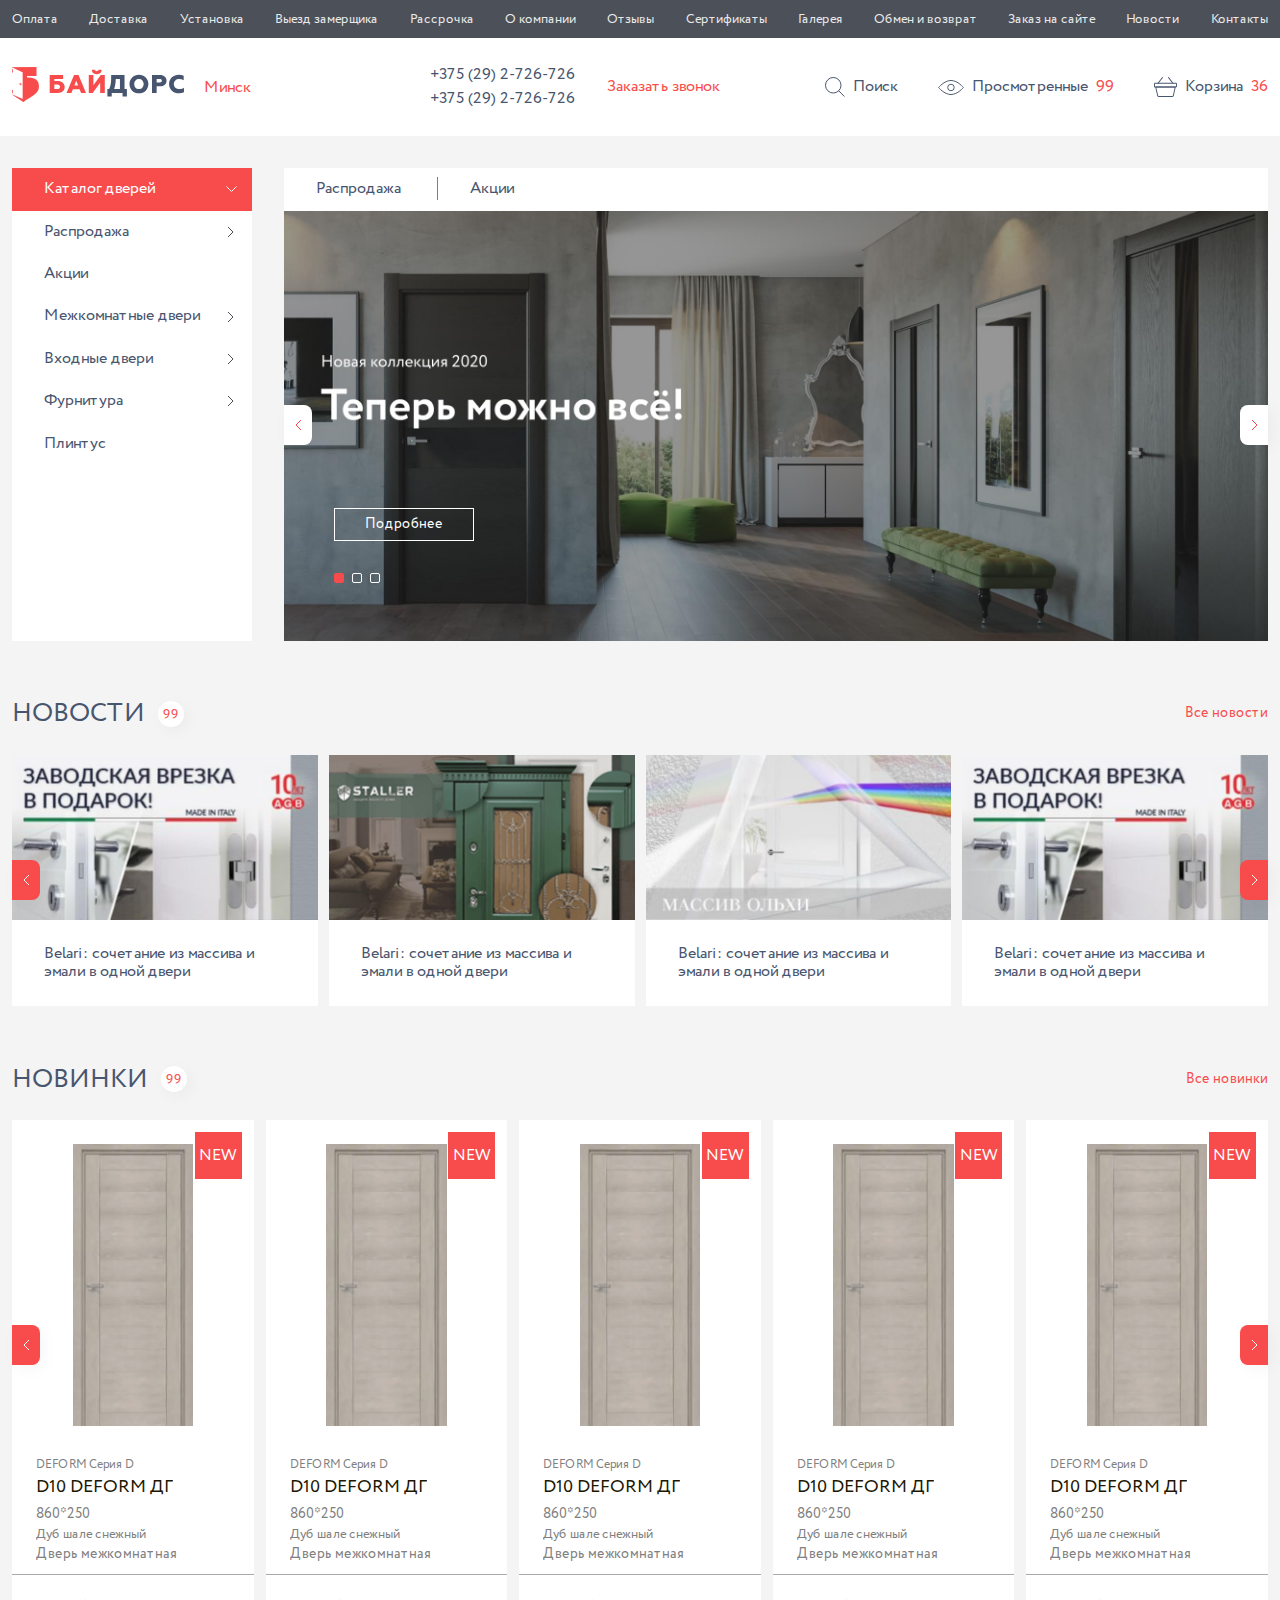
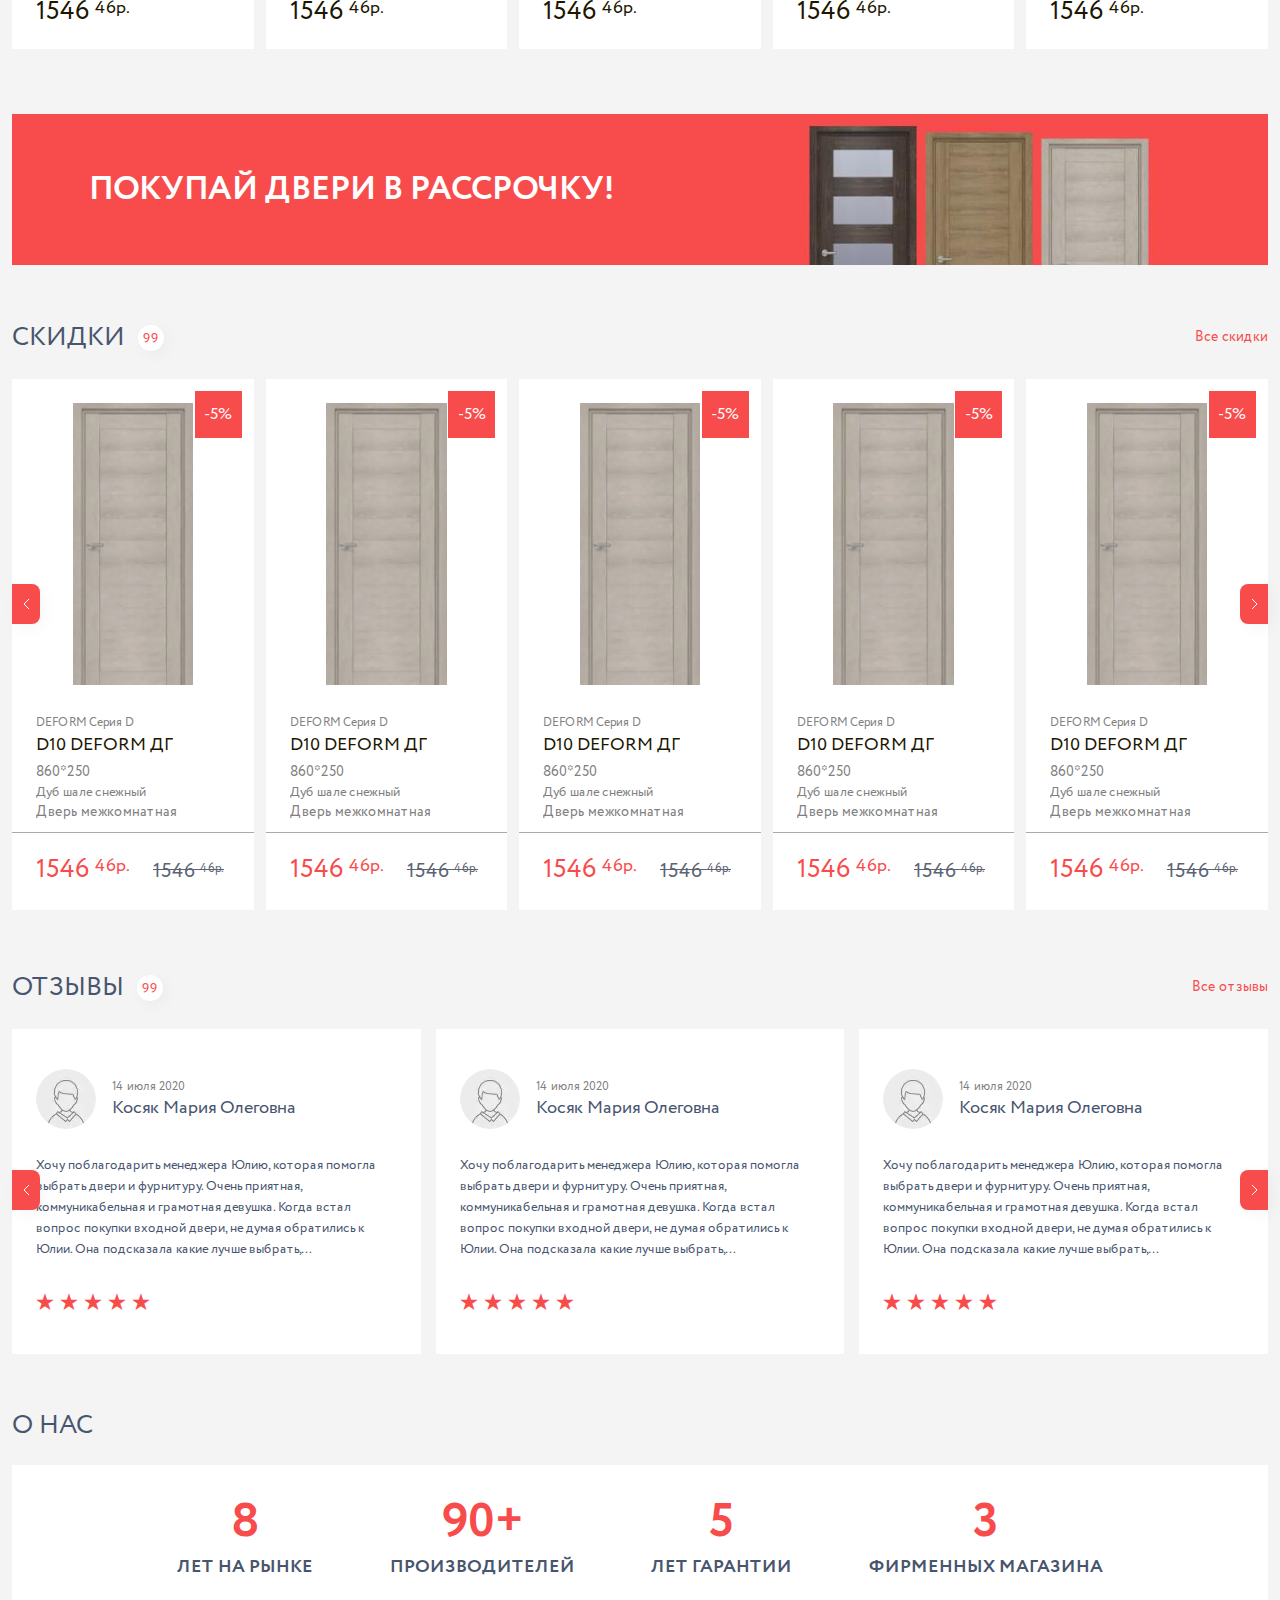
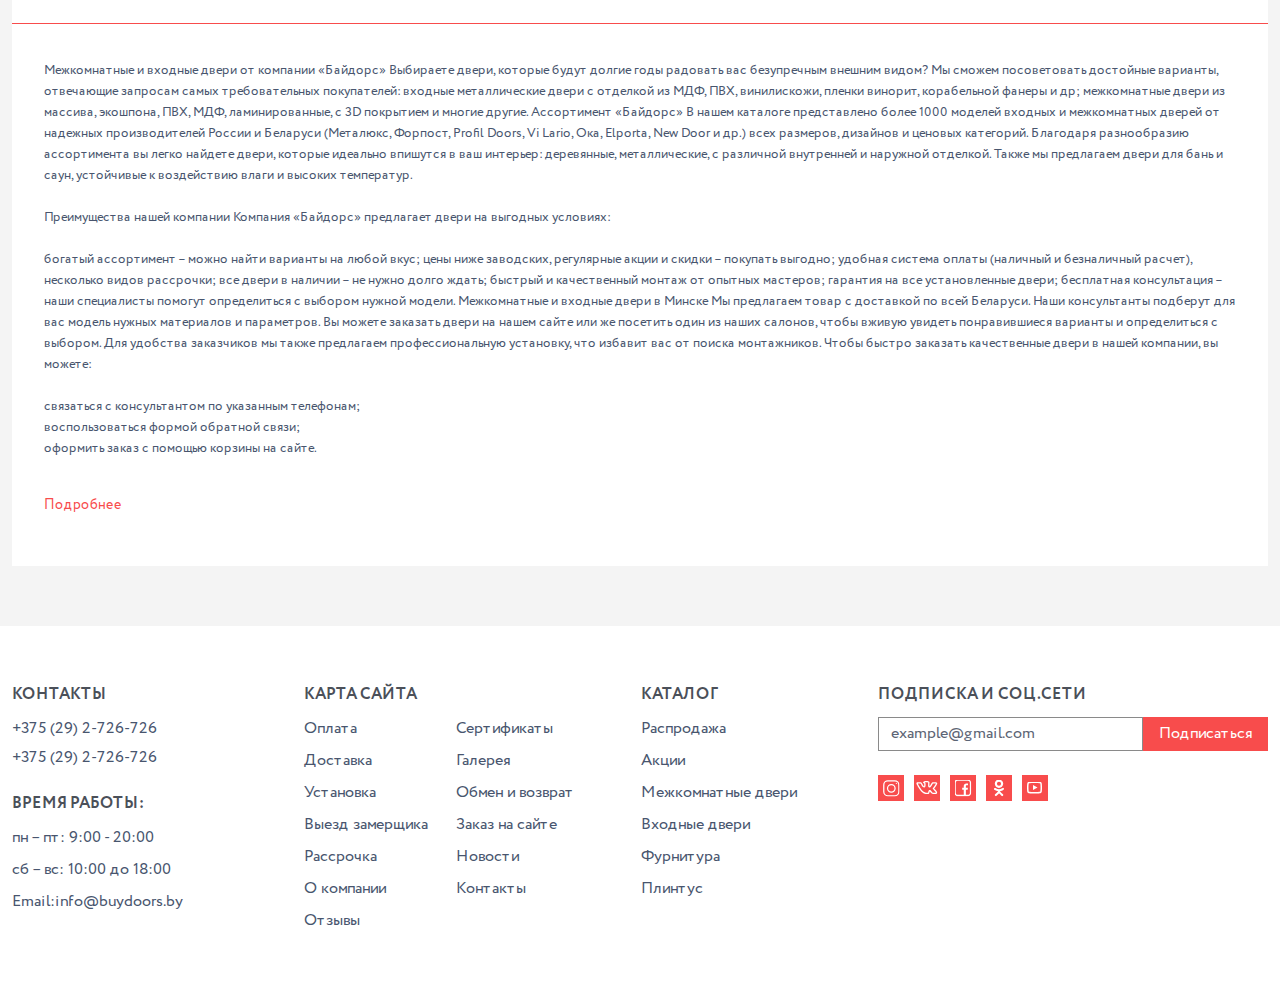
<file: index.html>
<!DOCTYPE html>
<html lang="ru">
<head>
    <meta charset="UTF-8">
    <meta name="viewport" content="width=device-width, initial-scale=1.0">
    <title>Входные и межкомнатные двери - компания Bydoors</title>
    <link rel="stylesheet" href="css/style.css">
</head>
<body>
    <div class="page-main-content">
        <!-- header starts -->
        <header class="header">
            <div class="header-top">
                <div class="container container_header-top">
                    <nav class="header-top__menu" data-da="menu-block,3,1024">
                        <ul class="header-top__menu-list">
                            <li class="header-top__menu-item"> <a href="text-page.html" class="header-top__menu-link">Оплата</a></li>
                            <li class="header-top__menu-item"><a href="text-page.html" class="header-top__menu-link">Доставка</a></li>
                            <li class="header-top__menu-item"><a href="text-page.html" class="header-top__menu-link">Установка</a></li>
                            <li class="header-top__menu-item"><a href="text-page.html" class="header-top__menu-link">Выезд замерщика</a></li>
                            <li class="header-top__menu-item"><a href="text-page.html" class="header-top__menu-link">Рассрочка</a></li>
                            <li class="header-top__menu-item"><a href="about-company-page.html" class="header-top__menu-link">О компании</a></li>
                            <li class="header-top__menu-item"><a href="feedback-page.html" class="header-top__menu-link">Отзывы</a></li>
                            <li class="header-top__menu-item"><a href="text-page.html" class="header-top__menu-link">Сертификаты</a></li>
                            <li class="header-top__menu-item"><a href="gallery-page.html" class="header-top__menu-link">Галерея</a></li>
                            <li class="header-top__menu-item"><a href="text-page.html" class="header-top__menu-link">Обмен и возврат</a></li>
                            <li class="header-top__menu-item"><a href="text-page.html" class="header-top__menu-link">Заказ на сайте</a></li>
                            <li class="header-top__menu-item"><a href="news-page.html" class="header-top__menu-link">Новости</a></li>
                            <li class="header-top__menu-item"><a href="contacts-page.html" class="header-top__menu-link">Контакты</a></li>
                        </ul>
                    </nav>
                </div>
            </div>

           <div class="header-bottom">
                <div class="container">
                    <div class="header-bottom__content-wrapper">
                        <label for="toggle-checkbox" class="header-bottom__burger-menu-open-button">
                            <span class="header-bottom__open-button-bar"></span>
                        </label>
                        <div class="header-bottom__logo-city-block">
                            <div class="header-bottom__logo-wrapper">
                                <a href="index.html" class="header-bottom__logo-link"><picture><source srcset="img/header/logo.svg" type="image/webp"><img  src="img/header/logo.svg" class="header-bottom__logo-image" alt="логотип компании"></picture></a>
                            </div>
                            <div class="header-bottom__city-select-wrapper" data-da="header,last,1024">
                                <select name="city-select" id="city-select" class="header-bottom__city-select">
                                    <option value="Минск" data-value="Минск" disabled>Минск</option>
                                    <option value="Минск">Минск</option>
                                    <option value="Гомель">Гомель</option>
                                    <option value="Могилёв">Могилёв</option>
                                    <option value="Борисов">Борисов</option>
                                    <option value="Брест">Брест</option>
                                    <option value="Витебск">Витебск</option>
                                    <option value="Барановичи">Барановичи</option>
                                </select>
                            </div>
                        </div>
                        <div class="header-bottom__phones-block">
                            <div class="header-bottom__numbers" data-da="menu-block,2,1024" data-value="Минск">
                                <a href="tel:+375292726726" class="header-bottom__phone">+375 (29) 2-726-726</a>
                                <a href="tel:+375292726726" class="header-bottom__phone">+375 (29) 2-726-726</a>
                            </div>
                            <div class="header-bottom__numbers" data-da="menu-block,2,1024" data-value="Гомель">
                                <a href="tel:+375292726725" class="header-bottom__phone">+375 (29) 2-726-725</a>
                                <a href="tel:+375292726725" class="header-bottom__phone">+375 (29) 2-726-725</a>
                            </div>
                            <div class="header-bottom__numbers" data-da="menu-block,2,1024" data-value="Могилёв">
                                <a href="tel:+375292726724" class="header-bottom__phone">+375 (29) 2-726-724</a>
                                <a href="tel:+375292726724" class="header-bottom__phone">+375 (29) 2-726-724</a>
                            </div>
                            <div class="header-bottom__numbers" data-da="menu-block,2,1024" data-value="Борисов">
                                <a href="tel:+375292726723" class="header-bottom__phone">+375 (29) 2-726-723</a>
                                <a href="tel:+375292726723" class="header-bottom__phone">+375 (29) 2-726-723</a>
                            </div>
                            <div class="header-bottom__numbers" data-da="menu-block,2,1024" data-value="Брест">
                                <a href="tel:+375292726722" class="header-bottom__phone">+375 (29) 2-726-722</a>
                                <a href="tel:+375292726722" class="header-bottom__phone">+375 (29) 2-726-722</a>
                            </div>
                            <div class="header-bottom__numbers" data-da="menu-block,2,1024" data-value="Витебск">
                                <a href="tel:+375292726721" class="header-bottom__phone">+375 (29) 2-726-721</a>
                                <a href="tel:+375292726721" class="header-bottom__phone">+375 (29) 2-726-721</a>
                            </div>
                            <div class="header-bottom__numbers" data-da="menu-block,2,1024" data-value="Барановичи">
                                <a href="tel:+375292726723" class="header-bottom__phone">+375 (29) 2-726-720</a>
                                <a href="tel:+375292726723" class="header-bottom__phone">+375 (29) 2-726-720</a>
                            </div>
                            <span class="header-bottom__order-call-button">Заказать звонок</span>
                        </div>
                        <div class="header-bottom__search-cart-block">
                            <div class="header-bottom__search">
                                <svg class="header-bottom__search-icon" width="20" height="20" viewBox="0 0 20 20" fill="none" xmlns="http://www.w3.org/2000/svg">
                                    <circle cx="8.26079" cy="8.26079" r="7.76079" stroke="#48556E"/>
                                    <line x1="13.5708" y1="13.6898" x2="19.3534" y2="19.4723" stroke="#48556E"/>
                                </svg>
                                <span class="header-bottom__search-text">Поиск</span>
                            </div>
                            <a href="catalogue-page.html" class="header-bottom__goods-seen-block">
                                <svg class="header-bottom__goods-seen-icon" width="26" height="15" viewBox="0 0 26 15" fill="none" xmlns="http://www.w3.org/2000/svg">
                                    <path d="M0.632271 7.51139C0.629039 7.50756 0.625837 7.50376 0.622665 7.5C0.625837 7.49624 0.629039 7.49244 0.632271 7.48861C0.800759 7.28908 1.05073 7.00229 1.37347 6.65733C2.0195 5.96683 2.95423 5.04634 4.10794 4.12681C6.4279 2.27778 9.57162 0.481856 13 0.481856C16.4284 0.481856 19.5721 2.27778 21.8921 4.12681C23.0458 5.04634 23.9805 5.96683 24.6265 6.65733C24.9493 7.00229 25.1992 7.28908 25.3677 7.48861C25.371 7.49244 25.3742 7.49624 25.3773 7.5C25.3742 7.50376 25.371 7.50756 25.3677 7.51139C25.1992 7.71092 24.9493 7.99771 24.6265 8.34267C23.9805 9.03318 23.0458 9.95366 21.8921 10.8732C19.5721 12.7222 16.4284 14.5181 13 14.5181C9.57162 14.5181 6.4279 12.7222 4.10794 10.8732C2.95423 9.95366 2.0195 9.03318 1.37347 8.34267C1.05073 7.99771 0.800759 7.71092 0.632271 7.51139Z" stroke="#48556E" stroke-width="0.963712"/>
                                    <circle cx="12.9687" cy="7.48338" r="3.25983" stroke="#48556E" stroke-width="0.963712"/>
                                </svg>
                                <span class="header-bottom__goods-seen-text">Просмотренные</span>
                                <span class="header-bottom__goods-seen-amount">99</span>
                            </a>
                            <a href="cart-page.html" class="header-bottom__to-cart-block-link">
                                <svg class="header-bottom__cart-icon" width="23" height="20" viewBox="0 0 23 20" fill="none" xmlns="http://www.w3.org/2000/svg">
                                    <path d="M20.8282 9.87384C20.7739 10.117 20.7172 10.3626 20.6629 10.6058C20.5283 11.2008 20.3937 11.7982 20.2591 12.3932C20.0891 13.1464 19.9191 13.9019 19.7491 14.6551C19.5886 15.3658 19.428 16.0765 19.2675 16.7848C19.1612 17.2523 19.0573 17.7175 18.9511 18.185C18.9322 18.2653 18.9157 18.3432 18.8968 18.4235V18.4258C18.8897 18.4589 18.8826 18.4896 18.8708 18.5226C18.8637 18.5439 18.8212 18.6501 18.8496 18.5887C18.8802 18.525 18.833 18.6194 18.8236 18.6336C18.8094 18.6619 18.7929 18.6903 18.774 18.7162C18.7598 18.7375 18.6984 18.7989 18.7457 18.7587C18.7952 18.7162 18.715 18.7894 18.6984 18.806C18.6772 18.8296 18.6536 18.8485 18.63 18.8721C18.5662 18.9311 18.6984 18.8272 18.6252 18.8768C18.5686 18.9146 18.5072 18.9476 18.4482 18.9807C18.4033 19.0043 18.4859 18.9641 18.4883 18.9641C18.4741 18.9641 18.4552 18.976 18.4434 18.9807C18.4127 18.9925 18.382 19.0019 18.3514 19.009C18.3207 19.0185 18.2876 19.0232 18.2569 19.0303C18.2073 19.0421 18.2994 19.0255 18.3018 19.0255C18.2829 19.0208 18.2545 19.0303 18.2357 19.0303C18.0491 19.0397 17.8579 19.0326 17.6714 19.0326C17.218 19.0326 16.7647 19.0326 16.3113 19.0326C15.6597 19.0326 15.0056 19.0326 14.354 19.0326C13.5961 19.0326 12.8358 19.0326 12.0779 19.0326C11.294 19.0326 10.5101 19.0326 9.72619 19.0326C9.00841 19.0326 8.29299 19.0326 7.57521 19.0326C7.01563 19.0326 6.45368 19.0326 5.8941 19.0326C5.58007 19.0326 5.26368 19.0326 4.94965 19.0326C4.87173 19.0326 4.79382 19.0303 4.7159 19.0279C4.66395 19.0255 4.7584 19.0326 4.76076 19.035C4.74895 19.0279 4.72534 19.0279 4.71354 19.0255C4.68284 19.0185 4.64979 19.0114 4.61909 19.0019C4.5884 18.9925 4.5577 18.9807 4.52701 18.9712C4.47743 18.9547 4.56479 18.9854 4.56715 18.9878C4.5577 18.976 4.52465 18.9665 4.51048 18.9594C4.45618 18.9311 4.40423 18.8815 4.34993 18.8579C4.35229 18.8579 4.4184 18.9169 4.38298 18.8815C4.37117 18.8697 4.35937 18.8603 4.34756 18.8508C4.32159 18.8248 4.29562 18.7989 4.26965 18.7729C4.26256 18.7658 4.2484 18.7398 4.23895 18.7375C4.24131 18.7375 4.29326 18.813 4.26492 18.7705C4.2484 18.7446 4.22951 18.7186 4.21062 18.6903C4.19409 18.6619 4.17756 18.636 4.1634 18.6053C4.15867 18.5958 4.15159 18.5675 4.14215 18.5628C4.15867 18.5769 4.17284 18.6501 4.15395 18.5864C4.13506 18.5321 4.1209 18.4778 4.10673 18.4235C4.04298 18.1472 3.98159 17.8686 3.91784 17.59C3.77853 16.9761 3.63923 16.3622 3.50228 15.7483C3.32992 14.9904 3.15992 14.2325 2.98756 13.4745C2.82936 12.7757 2.67117 12.0768 2.51297 11.3779C2.41381 10.9363 2.31464 10.4972 2.21547 10.0556C2.20131 9.99426 2.18714 9.93287 2.17534 9.87384C2.02422 10.0722 1.87075 10.2729 1.71964 10.4712C1.89436 10.4712 2.06908 10.4712 2.24381 10.4712C2.71839 10.4712 3.19534 10.4712 3.66992 10.4712C4.36881 10.4712 5.07007 10.4712 5.76896 10.4712C6.62604 10.4712 7.48313 10.4712 8.34021 10.4712C9.27994 10.4712 10.2173 10.4712 11.157 10.4712C12.1015 10.4712 13.0459 10.4712 13.988 10.4712C14.8711 10.4712 15.7565 10.4712 16.6395 10.4712C17.3857 10.4712 18.1341 10.4712 18.8802 10.4712C19.4162 10.4712 19.9498 10.4712 20.4858 10.4712C20.7408 10.4712 20.9958 10.4759 21.2484 10.4712C21.2603 10.4712 21.2697 10.4712 21.2815 10.4712C21.5294 10.4712 21.7655 10.254 21.7537 9.99898C21.7419 9.74398 21.5459 9.52676 21.2815 9.52676C21.1068 9.52676 20.9321 9.52676 20.7573 9.52676C20.2827 9.52676 19.8058 9.52676 19.3312 9.52676C18.6323 9.52676 17.9311 9.52676 17.2322 9.52676C16.3751 9.52676 15.518 9.52676 14.6609 9.52676C13.7212 9.52676 12.7838 9.52676 11.8441 9.52676C10.8997 9.52676 9.95522 9.52676 9.01313 9.52676C8.13007 9.52676 7.24466 9.52676 6.3616 9.52676C5.61548 9.52676 4.86701 9.52676 4.1209 9.52676C3.58492 9.52676 3.05131 9.52676 2.51534 9.52676C2.26034 9.52676 2.00533 9.52203 1.75269 9.52676C1.74089 9.52676 1.73144 9.52676 1.71964 9.52676C1.40089 9.52676 1.19783 9.82662 1.26394 10.1241C1.32061 10.372 1.37728 10.6223 1.43158 10.8702C1.56853 11.4747 1.70547 12.0815 1.84242 12.6859C2.01478 13.4486 2.18714 14.2112 2.3595 14.9739C2.52006 15.6869 2.68061 16.3976 2.84117 17.1107C2.9427 17.564 3.04659 18.0197 3.14812 18.473C3.16464 18.5415 3.17881 18.61 3.19534 18.6785C3.34409 19.316 3.88478 19.8519 4.53881 19.9511C4.79145 19.9889 5.04409 19.9794 5.29909 19.9794C5.74771 19.9794 6.19632 19.9794 6.64729 19.9794C7.30368 19.9794 7.96007 19.9794 8.6141 19.9794C9.38383 19.9794 10.1536 19.9794 10.9233 19.9794C11.7143 19.9794 12.5052 19.9794 13.2986 19.9794C14.0163 19.9794 14.7365 19.9794 15.4543 19.9794C16.0162 19.9794 16.5782 19.9794 17.1401 19.9794C17.4494 19.9794 17.7611 19.9794 18.0704 19.9794C18.2191 19.9794 18.3608 19.97 18.5072 19.944C19.1423 19.8307 19.6594 19.2994 19.8034 18.6808C19.8625 18.4234 19.9191 18.1661 19.9782 17.9064C20.1175 17.2925 20.2544 16.6786 20.3937 16.0647C20.5661 15.3044 20.7361 14.5441 20.9084 13.7839C21.069 13.0755 21.2296 12.3672 21.3901 11.6565C21.4916 11.2079 21.5932 10.7593 21.6947 10.313C21.7089 10.2516 21.723 10.1879 21.7372 10.1265C21.7915 9.88565 21.664 9.60467 21.4066 9.54565C21.1705 9.48898 20.8872 9.61648 20.8282 9.87384Z" fill="#48556E"/>
                                    <path d="M22.0554 6.91558C22.0554 7.7278 22.0696 8.54239 22.0554 9.35461C22.0554 9.35933 22.0554 9.36169 22.0554 9.36642C22.0554 9.36642 22.0554 9.36642 22.0554 9.36878C22.0554 9.38058 22.0554 9.39003 22.0554 9.40183C22.0507 9.44433 22.053 9.44433 22.0578 9.40183C22.0601 9.39239 22.0601 9.38058 22.0625 9.37114C22.0578 9.39239 22.053 9.41128 22.0459 9.43253C22.0294 9.50572 22.0389 9.39475 22.0601 9.40656C22.0625 9.40892 22.0341 9.45378 22.0318 9.46086C21.994 9.5435 22.0955 9.4042 22.0318 9.46322C22.0153 9.47975 21.9916 9.49864 21.9775 9.51517C21.9468 9.55767 22.0719 9.46558 21.9869 9.50336C21.9798 9.50572 21.935 9.53406 21.9326 9.5317C21.9232 9.51281 22.0318 9.50336 21.9586 9.51753C21.9491 9.51989 21.9397 9.52225 21.9279 9.52697C21.8878 9.53642 21.8878 9.53642 21.9279 9.52933C21.9373 9.52697 21.9491 9.52697 21.9586 9.52461C21.9421 9.52697 21.9255 9.52697 21.9114 9.52697C21.9043 9.52697 21.8996 9.52697 21.8948 9.52697C21.8736 9.52697 21.8547 9.52697 21.8334 9.52697C21.7012 9.52697 21.5666 9.52697 21.4344 9.52697C20.8583 9.52697 20.2822 9.52697 19.7061 9.52697C18.8136 9.52697 17.9211 9.52697 17.0286 9.52697C15.933 9.52697 14.8351 9.52697 13.7395 9.52697C12.5731 9.52697 11.4068 9.52697 10.2404 9.52697C9.11647 9.52697 7.99257 9.52697 6.87104 9.52697C5.90771 9.52697 4.94201 9.52697 3.97867 9.52697C3.29867 9.52697 2.61867 9.52697 1.93867 9.52697C1.66242 9.52697 1.38617 9.5317 1.11228 9.52697H1.10991C1.10991 9.52697 1.07922 9.52697 1.07686 9.52697C0.980053 9.52697 1.13589 9.55767 1.09339 9.52933C1.0863 9.52461 1.01783 9.51281 1.01783 9.50808C1.01547 9.51517 1.12644 9.55295 1.02019 9.50336C0.951719 9.47031 1.06033 9.50808 1.04144 9.52461C1.03908 9.52697 1.0013 9.4892 0.996581 9.48447C0.989497 9.47739 0.982414 9.47031 0.975331 9.46322C0.949358 9.43253 0.949358 9.43253 0.975331 9.46322C0.982414 9.47031 0.987136 9.47975 0.99422 9.48683C0.982414 9.47031 0.972969 9.45142 0.963525 9.43489C0.921025 9.3735 0.994219 9.4585 0.972969 9.46322C0.970608 9.46322 0.956442 9.41128 0.954081 9.4042C0.918664 9.31211 0.954081 9.48211 0.954081 9.42072C0.954081 9.40892 0.951719 9.37822 0.951719 9.37114C0.949358 9.24364 0.951719 9.11614 0.951719 8.98864C0.951719 8.4503 0.951719 7.91433 0.951719 7.37599C0.951719 7.22724 0.949358 7.07613 0.951719 6.92738C0.951719 6.92502 0.951719 6.92266 0.951719 6.9203C0.951719 6.91085 0.951719 6.89669 0.951719 6.88724C0.951719 6.79044 0.921025 6.94863 0.949358 6.90377C0.954081 6.89669 0.965886 6.82822 0.970608 6.82822C0.980053 6.83058 0.91158 6.93446 0.961164 6.85655C0.958803 6.86127 0.991858 6.8046 0.991858 6.8046C0.946997 6.85891 0.942275 6.86599 0.975331 6.82822C0.982414 6.82113 0.989497 6.81405 0.996581 6.80697C1.00366 6.79988 1.01075 6.7928 1.01783 6.78571C1.04853 6.75974 1.04853 6.75974 1.01783 6.78571C1.01075 6.7928 1.0013 6.79752 0.99422 6.8046C1.01075 6.7928 1.02964 6.78335 1.04616 6.77391C1.10755 6.73141 1.02255 6.8046 1.01783 6.78335C1.01783 6.78099 1.06978 6.76683 1.07686 6.76446C1.16894 6.72905 0.998942 6.76446 1.06033 6.76446C1.01075 6.76446 1.22325 6.75974 1.10991 6.7621C1.10991 6.7621 1.10991 6.7621 1.11228 6.7621C1.18547 6.75974 1.25866 6.7621 1.33422 6.7621C1.81825 6.7621 2.29992 6.7621 2.78395 6.7621C3.61034 6.7621 4.43673 6.7621 5.26548 6.7621C6.3209 6.7621 7.37868 6.7621 8.4341 6.7621C9.59577 6.7621 10.7598 6.7621 11.9215 6.7621C13.0666 6.7621 14.2118 6.7621 15.3545 6.7621C16.3651 6.7621 17.378 6.7621 18.3886 6.7621C19.1489 6.7621 19.9091 6.7621 20.6694 6.7621C21.0543 6.7621 21.4415 6.7621 21.8264 6.7621C21.85 6.7621 21.8736 6.7621 21.8972 6.7621H21.8996C21.9114 6.7621 22.0459 6.7621 21.9326 6.7621C22.0105 6.7621 21.8996 6.77391 21.9019 6.75738C21.9019 6.75502 21.9539 6.77155 21.9633 6.77391C22.0554 6.7928 21.9137 6.73141 21.9491 6.76683C21.9539 6.77155 22.0176 6.80224 22.0153 6.8046C22.0105 6.81169 21.9279 6.72196 21.9916 6.78808C22.0058 6.80224 22.02 6.81641 22.0341 6.83058C22.1003 6.89197 22.0129 6.76919 22.0247 6.81877C22.0271 6.82585 22.0672 6.88252 22.0625 6.88488C22.053 6.8896 22.0294 6.76919 22.0483 6.85891C22.0483 6.85419 22.0648 6.9203 22.0648 6.9203C22.0625 6.89905 22.0601 6.8778 22.0578 6.85655C22.0554 6.87308 22.0554 6.89433 22.0554 6.91558C22.0625 7.16349 22.2679 7.39961 22.5276 7.3878C22.7779 7.37599 23.0069 7.18002 22.9998 6.91558C22.9833 6.27571 22.4733 5.81057 21.8453 5.81057C21.7154 5.81057 21.5879 5.81057 21.458 5.81057C20.8772 5.81057 20.2964 5.81057 19.7132 5.81057C18.8041 5.81057 17.8975 5.81057 16.9884 5.81057C15.874 5.81057 14.7619 5.81057 13.6475 5.81057C12.4645 5.81057 11.284 5.81057 10.1011 5.81057C8.96063 5.81057 7.82021 5.81057 6.67979 5.81057C5.71882 5.81057 4.75784 5.81057 3.79451 5.81057C3.13339 5.81057 2.47228 5.81057 1.81117 5.81057C1.63172 5.81057 1.45228 5.81057 1.27519 5.81057C1.12172 5.81057 0.975331 5.80821 0.821858 5.84835C0.333106 5.97349 0.0119945 6.43155 0.00255 6.92738C0.000188884 7.08322 0.00255 7.23669 0.00255 7.39252C0.00255 7.93794 0.00255 8.48336 0.00255 9.02878C0.00255 9.15628 -0.00453334 9.2885 0.00491113 9.41836C0.0497724 10.0086 0.51019 10.462 1.10755 10.4738C1.17603 10.4761 1.2445 10.4738 1.31061 10.4738C1.79464 10.4738 2.28103 10.4738 2.76506 10.4738C3.60326 10.4738 4.44145 10.4738 5.27729 10.4738C6.35396 10.4738 7.42827 10.4738 8.50494 10.4738C9.68313 10.4738 10.8637 10.4738 12.0419 10.4738C13.2012 10.4738 14.3629 10.4738 15.5222 10.4738C16.5398 10.4738 17.5598 10.4738 18.5775 10.4738C19.3212 10.4738 20.0673 10.4738 20.8111 10.4738C21.1605 10.4738 21.51 10.4761 21.8571 10.4738C22.4875 10.4714 22.9857 9.98975 22.9951 9.35461C23.0022 8.91072 22.9951 8.46919 22.9951 8.0253C22.9951 7.65697 22.9951 7.28627 22.9951 6.91794C22.9951 6.67002 22.7779 6.43391 22.5229 6.44571C22.2726 6.45516 22.0554 6.65113 22.0554 6.91558Z" fill="#48556E"/>
                                    <path d="M14.1127 0.712912C14.6085 1.3693 15.102 2.02569 15.5978 2.68208C16.3817 3.72098 17.1656 4.75987 17.9495 5.80112C18.1313 6.04196 18.3131 6.28279 18.4949 6.52362C18.6437 6.7196 18.9105 6.84237 19.1419 6.69362C19.3355 6.56848 19.4701 6.25918 19.3119 6.04668C18.816 5.39029 18.3226 4.7339 17.8267 4.07751C17.0428 3.03861 16.259 1.99972 15.4751 0.958468C15.2933 0.717634 15.1114 0.4768 14.9296 0.235966C14.7809 0.0399936 14.5141 -0.0827846 14.2827 0.0659658C14.0867 0.191105 13.9521 0.500412 14.1127 0.712912Z" fill="#48556E"/>
                                    <path d="M4.50737 6.52137C5.00321 5.86498 5.49668 5.20859 5.99252 4.5522C6.77641 3.5133 7.5603 2.47441 8.34419 1.43316C8.52599 1.19233 8.7078 0.951491 8.88961 0.710657C9.03836 0.512324 8.92738 0.174684 8.71961 0.0637111C8.47169 -0.0685115 8.23322 0.0212111 8.07266 0.233712C7.57682 0.890103 7.08335 1.54649 6.58752 2.20288C5.80363 3.24178 5.01973 4.28067 4.23584 5.32192C4.05404 5.56276 3.87223 5.80359 3.69042 6.04442C3.54167 6.24276 3.65265 6.5804 3.86043 6.69137C4.1107 6.82359 4.34918 6.73387 4.50737 6.52137Z" fill="#48556E"/>
                                </svg>
                                <span class="header-bottom__cart-text">Корзина</span>
                                <span class="header-bottom__in-cart-amount">36</span>      
                            </a>
                        </div>
                    </div>
                </div>
            </div>
        </header>
        <!-- header end -->

        <!-- main starts -->
        <main class="main-page-main">
            <!-- menu-section starts -->
            <section class="menu-section">
                <div class="container">
                    <div class="menu-section__content">
                        <input id="toggle-checkbox" type="checkbox" class="menu-section__toggle-checkbox">
                        <div class="menu-section__background-mobile"></div>
                        <div class="menu-section__menu-block menu-block">
                            <ul class="menu-block__menu-list">
                                <li class="menu-block__menu-item menu-block__menu-item_headline">
                                    <a href="catalogue-page.html" class="menu-block__menu-link menu-block__menu-link_headline"> 
                                        Каталог дверей
                                    </a>
                                </li>
                                <li class="menu-block__menu-item menu-block__menu-item_nested">
                                    <a href="catalogue-page.html" class="menu-block__menu-link menu-block__menu-link_nested"> 
                                        Распродажа
                                    </a>
                                    <span class="menu-block__nested-arrow-button"><span class="menu-block__nested-arrow-button-image"></span></span>
                                    <ul class="menu-block__menu-item-sub-list">
                                        <li class="menu-block__menu-item">
                                            <a href="catalogue-page-2.html" class="menu-block__menu-link">
                                                Экошпон
                                            </a>
                                        </li>
                                        <li class="menu-block__menu-item">
                                            <a href="catalogue-page-2.html" class="menu-block__menu-link">
                                                Массив ольхи
                                            </a>
                                        </li>
                                        <li class="menu-block__menu-item">
                                            <a href="catalogue-page-2.html" class="menu-block__menu-link">
                                                Шпон
                                            </a>
                                        </li>
                                        <li class="menu-block__menu-item">
                                            <a href="catalogue-page-2.html" class="menu-block__menu-link">
                                                ПВХ
                                            </a>
                                        </li>
                                        <li class="menu-block__menu-item">
                                            <a href="catalogue-page-2.html" class="menu-block__menu-link">
                                                МДФ
                                            </a>
                                        </li>
                                        <li class="menu-block__menu-item">
                                            <a href="catalogue-page-2.html" class="menu-block__menu-link">
                                                Входные двери
                                            </a>
                                        </li>
                                    </ul>
                                </li>
                                <li class="menu-block__menu-item">
                                    <a href="actions-page.html" class="menu-block__menu-link"> 
                                        Акции
                                    </a>
                                </li>
                                <li class="menu-block__menu-item menu-block__menu-item_nested">
                                    <a href="catalogue-page.html" class="menu-block__menu-link menu-block__menu-link_nested"> 
                                        Межкомнатные двери
                                    </a>
                                    <span class="menu-block__nested-arrow-button"></span>
                                    <!--First level dropdown list -->
                                    <ul class="menu-block__menu-item-sub-list">
                                        <li class="menu-block__menu-item menu-block__menu-item_nested menu-block__menu-item_nested-nested">
                                            <a href="catalogue-page-2.html" class="menu-block__menu-link menu-block__menu-link_nested">
                                                Экошпон
                                            </a> 
                                            <span class="menu-block__nested-arrow-button"></span> 
                                            <!-- Second level dropdown list -->
                                            <ul class="menu-block__menu-item-sub-sub-list">
                                                <li class="menu-block__menu-item">
                                                    <a href="catalogue-page-3.html" class="menu-block__menu-link ">
                                                        ProfilDoors серия XN Классика
                                                    </a>
                                                </li>
                                                <li class="menu-block__menu-item">
                                                    <a href="catalogue-page-3.html" class="menu-block__menu-link">
                                                        ProfilDoors серия XN Модерн
                                                    </a>
                                                </li>
                                                <li class="menu-block__menu-item">
                                                    <a href="catalogue-page-3.html" class="menu-block__menu-link">
                                                        ProfilDoors серия ZN Классика
                                                    </a>
                                                </li>
                                                <li class="menu-block__menu-item">
                                                    <a href="catalogue-page-3.html" class="menu-block__menu-link">
                                                        ProfilDoors серия ZN Модерн
                                                    </a>
                                                </li>
                                                <li class="menu-block__menu-item">
                                                    <a href="catalogue-page-3.html" class="menu-block__menu-link">
                                                        ProfilDoors серия X Классика
                                                    </a>
                                                </li>
                                                <li class="menu-block__menu-item">
                                                    <a href="catalogue-page-3.html" class="menu-block__menu-link">
                                                        ProfilDoors серия X Модерн
                                                    </a>
                                                </li>
                                                <li class="menu-block__menu-item">
                                                    <a href="catalogue-page-3.html" class="menu-block__menu-link">
                                                        ProfilDoors серия U Классика
                                                    </a>
                                                </li>
                                                <li class="menu-block__menu-item">
                                                    <a href="catalogue-page-3.html" class="menu-block__menu-link">
                                                        ProfilDoors серия U Модерн
                                                    </a>
                                                </li>
                                                <li class="menu-block__menu-item">
                                                    <a href="catalogue-page-3.html" class="menu-block__menu-link">
                                                        ProfilDoors серия Е Классика
                                                    </a>
                                                </li>
                                                <li class="menu-block__menu-item">
                                                    <a href="catalogue-page-3.html" class="menu-block__menu-link">
                                                        ProfilDoors серия E Модерн
                                                    </a>
                                                </li>
                                                <li class="menu-block__menu-item">
                                                    <a href="catalogue-page-3.html" class="menu-block__menu-link">
                                                        ProfilDoors серия N
                                                    </a>
                                                </li>
                                                <li class="menu-block__menu-item">
                                                    <a href="catalogue-page-3.html" class="menu-block__menu-link">
                                                        ProfilDoors серия NK
                                                    </a>
                                                </li>
                                                <li class="menu-block__menu-item">
                                                    <a href="catalogue-page-3.html" class="menu-block__menu-link">
                                                        ProfilDoors серия SMK
                                                    </a>
                                                </li>
                                                <li class="menu-block__menu-item">
                                                    <a href="catalogue-page-3.html" class="menu-block__menu-link">
                                                        DEFORM Серия D
                                                    </a>
                                                </li>
                                                <li class="menu-block__menu-item">
                                                    <a href="catalogue-page-3.html" class="menu-block__menu-link">
                                                        DEFORM Серия H
                                                    </a>
                                                </li>
                                                <li class="menu-block__menu-item">
                                                    <a href="catalogue-page-3.html" class="menu-block__menu-link">
                                                        DEFORM Классика
                                                    </a>
                                                </li>
                                                <li class="menu-block__menu-item">
                                                    <a href="catalogue-page-3.html" class="menu-block__menu-link">
                                                        Portas
                                                    </a>
                                                </li>
                                                <li class="menu-block__menu-item">
                                                    <a href="catalogue-page-3.html" class="menu-block__menu-link">
                                                        Лайт
                                                    </a>
                                                </li>
                                                <li class="menu-block__menu-item">
                                                    <a href="catalogue-page-3.html" class="menu-block__menu-link">
                                                        STARK
                                                    </a>
                                                </li>
                                            </ul>
                                        </li>
                                        <li class="menu-block__menu-item menu-block__menu-item_nested-nested">
                                            <a href="catalogue-page-2.html" class="menu-block__menu-link menu-block__menu-link_nested">
                                                Глянцевые двери
                                            </a>
                                            <span class="menu-block__nested-arrow-button"></span>
                                            <!-- Second level dropdown list -->
                                            <ul class="menu-block__menu-item-sub-sub-list">
                                                <li class="menu-block__menu-item">
                                                    <a href="catalogue-page-3.html" class="menu-block__menu-link ">
                                                        ProfilDoors серия L Модерн
                                                    </a>
                                                </li>
                                                <li class="menu-block__menu-item">
                                                    <a href="catalogue-page-3.html" class="menu-block__menu-link">
                                                        ProfilDoors серия L Классика
                                                    </a>
                                                </li>
                                                <li class="menu-block__menu-item">
                                                    <a href="catalogue-page-3.html" class="menu-block__menu-link">
                                                        ProfilDoors серия LK Модерн
                                                    </a>
                                                </li>
                                                <li class="menu-block__menu-item">
                                                    <a href="catalogue-page-3.html" class="menu-block__menu-link">
                                                        ProfilDoors серия STP
                                                    </a>
                                                </li>
                                                <li class="menu-block__menu-item">
                                                    <a href="catalogue-page-3.html" class="menu-block__menu-link">
                                                        ProfilDoors серия LK Классика
                                                    </a>
                                                </li>
                                                <li class="menu-block__menu-item">
                                                    <a href="catalogue-page-3.html" class="menu-block__menu-link">
                                                        ProfilDoors серия STK
                                                    </a>
                                                </li>
                                                <li class="menu-block__menu-item">
                                                    <a href="catalogue-page-3.html" class="menu-block__menu-link">
                                                        ProfilDoors серия VG
                                                    </a>
                                                </li>
                                            </ul>
                                        </li>
                                        <li class="menu-block__menu-item menu-block__menu-item_nested-nested">
                                            <a href="catalogue-page-2.html" class="menu-block__menu-link menu-block__menu-link_nested">
                                                Двери из массива
                                            </a>
                                            <span class="menu-block__nested-arrow-button"></span>
                                            <!-- Second level dropdown list -->
                                            <ul class="menu-block__menu-item-sub-sub-list">
                                                <li class="menu-block__menu-item">
                                                    <a href="catalogue-page-3.html" class="menu-block__menu-link ">
                                                        Массив сосны
                                                    </a>
                                                </li>
                                                <li class="menu-block__menu-item">
                                                    <a href="catalogue-page-3.html" class="menu-block__menu-link">
                                                        Массив ольхи
                                                    </a>
                                                </li>
                                            </ul>
                                        </li>
                                        <li class="menu-block__menu-item menu-block__menu-item_nested-nested">
                                            <a href="catalogue-page-2.html" class="menu-block__menu-link menu-block__menu-link_nested">
                                                Двери шпонированные
                                            </a>
                                            <span class="menu-block__nested-arrow-button"></span>
                                            <!-- Second level dropdown list -->
                                            <ul class="menu-block__menu-item-sub-sub-list">
                                                <li class="menu-block__menu-item">
                                                    <a href="catalogue-page-3.html" class="menu-block__menu-link ">
                                                        Премиум
                                                    </a>
                                                </li>
                                            </ul>
                                        </li>
                                        <li class="menu-block__menu-item menu-block__menu-item_nested-nested">
                                            <a href="catalogue-page-2.html" class="menu-block__menu-link menu-block__menu-link_nested">
                                                Двери эмаль (окрашенные)
                                            </a>
                                            <span class="menu-block__nested-arrow-button"></span>
                                            <!-- Second level dropdown list -->
                                            <ul class="menu-block__menu-item-sub-sub-list">
                                                <li class="menu-block__menu-item">
                                                    <a href="catalogue-page-3.html" class="menu-block__menu-link ">
                                                        Belari
                                                    </a>
                                                </li>
                                                <li class="menu-block__menu-item">
                                                    <a href="catalogue-page-3.html" class="menu-block__menu-link">
                                                        Эстэль
                                                    </a>
                                                </li>
                                                <li class="menu-block__menu-item">
                                                    <a href="catalogue-page-3.html" class="menu-block__menu-link ">
                                                        Эстэль люкс
                                                    </a>
                                                </li>
                                                <li class="menu-block__menu-item">
                                                    <a href="catalogue-page-3.html" class="menu-block__menu-link">
                                                        Прованс
                                                    </a>
                                                </li>
                                                <li class="menu-block__menu-item">
                                                    <a href="catalogue-page-3.html" class="menu-block__menu-link">
                                                        COLORIT
                                                    </a>
                                                </li>
                                            </ul>

                                        </li>
                                        <li class="menu-block__menu-item menu-block__menu-item_nested-nested">
                                            <a href="catalogue-page-2.html" class="menu-block__menu-link menu-block__menu-link_nested">
                                                Двери МДФ
                                            </a>
                                            <span class="menu-block__nested-arrow-button"></span>
                                            <!-- Second level dropdown list -->
                                            <ul class="menu-block__menu-item-sub-sub-list">
                                                <li class="menu-block__menu-item">
                                                    <a href="catalogue-page-3.html" class="menu-block__menu-link ">
                                                        Ламинированные
                                                    </a>
                                                </li>
                                                <li class="menu-block__menu-item">
                                                    <a href="catalogue-page-3.html" class="menu-block__menu-link ">
                                                        FIX
                                                    </a>
                                                </li>
                                            </ul>
                                        </li>
                                        <li class="menu-block__menu-item">
                                            <a href="catalogue-page-2.html" class="menu-block__menu-link">
                                                Двери раздвижные (гармошка)
                                            </a>
                                        </li>
                                        <li class="menu-block__menu-item">
                                            <a href="catalogue-page-2.html" class="menu-block__menu-link">
                                                Двери стеклянные
                                            </a>
                                        </li>
                                        <li class="menu-block__menu-item">
                                            <a href="catalogue-page-2.html" class="menu-block__menu-link">
                                                Складные двери
                                            </a>
                                        </li>
                                        <li class="menu-block__menu-item">
                                            <a href="catalogue-page-2.html" class="menu-block__menu-link">
                                                Распашные двери
                                            </a>
                                        </li>
                                    </ul>
                                </li>
                                <li class="menu-block__menu-item menu-block__menu-item_nested">
                                    <a href="catalogue-page.html" class="menu-block__menu-link menu-block__menu-link_nested"> 
                                        Входные двери
                                    </a>
                                    <span class="menu-block__nested-arrow-button"></span>
                                    <ul class="menu-block__menu-item-sub-list">
                                        <li class="menu-block__menu-item">
                                            <a href="catalogue-page-2.html" class="menu-block__menu-link">
                                                МеталЮр
                                            </a>
                                        </li>
                                        <li class="menu-block__menu-item">
                                            <a href="catalogue-page-2.html" class="menu-block__menu-link">
                                                Гарда
                                            </a>
                                        </li>
                                        <li class="menu-block__menu-item">
                                            <a href="catalogue-page-2.html" class="menu-block__menu-link">
                                                Сталлер
                                            </a>
                                        </li>
                                        <li class="menu-block__menu-item">
                                            <a href="catalogue-page-2.html" class="menu-block__menu-link">
                                                Йошкар
                                            </a>
                                        </li>
                                        <li class="menu-block__menu-item">
                                            <a href="catalogue-page-2.html" class="menu-block__menu-link">
                                                Кайзер
                                            </a>
                                        </li>
                                    </ul>
                                </li>
                                <li class="menu-block__menu-item menu-block__menu-item_nested">
                                    <a href="catalogue-page.html" class="menu-block__menu-link menu-block__menu-link_nested"> 
                                        Фурнитура
                                    </a>
                                    <span class="menu-block__nested-arrow-button"></span>
                                    <!--First level dropdown list -->
                                    <ul class="menu-block__menu-item-sub-list">
                                        <li class="menu-block__menu-item">
                                            <a href="catalogue-page-2.html" class="menu-block__menu-link">
                                                Ручка-скоба ORO&ORO
                                            </a>
                                        </li>
                                        <li class="menu-block__menu-item">
                                            <a href="catalogue-page-2.html" class="menu-block__menu-link">
                                                Ручки ORO&ORO
                                            </a>
                                        </li>
                                        <li class="menu-block__menu-item">
                                            <a href="catalogue-page-2.html" class="menu-block__menu-link">
                                                Ручки EMPORIO ITALIANO
                                            </a>
                                        </li>
                                        <li class="menu-block__menu-item">
                                            <a href="catalogue-page-2.html" class="menu-block__menu-link">
                                                Ручки DND
                                            </a>
                                        </li>
                                        <li class="menu-block__menu-item">
                                            <a href="catalogue-page-2.html" class="menu-block__menu-link">
                                                Ручки Адель
                                            </a>
                                        </li>
                                        <li class="menu-block__menu-item">
                                            <a href="catalogue-page-2.html" class="menu-block__menu-link">
                                                Ручки Arni (Арни)
                                            </a>
                                        </li>
                                        <li class="menu-block__menu-item">
                                            <a href="catalogue-page-2.html" class="menu-block__menu-link">
                                                Ручки Senat (Сенат)
                                            </a>
                                        </li>
                                        <li class="menu-block__menu-item">
                                            <a href="catalogue-page-2.html" class="menu-block__menu-link">
                                                Ручки Lockit (Локит)
                                            </a>
                                        </li>
                                        <li class="menu-block__menu-item">
                                            <a href="" class="menu-block__menu-link">
                                                Дверные замки и защелки AGB
                                            </a>
                                        </li>
                                        <li class="menu-block__menu-item">
                                            <a href="catalogue-page-2.html" class="menu-block__menu-link">
                                                Дверные замки и защелки
                                            </a>
                                        </li>
                                        <li class="menu-block__menu-item">
                                            <a href="catalogue-page-2.html" class="menu-block__menu-link">
                                                Петли скрытые AGB
                                            </a>
                                        </li>
                                        <li class="menu-block__menu-item">
                                            <a href="catalogue-page-2.html" class="menu-block__menu-link">
                                                Петли
                                            </a>
                                        </li>
                                        <li class="menu-block__menu-item menu-block__menu-item_nested menu-block__menu-item_nested-nested">
                                            <a href="catalogue-page-2.html" class="menu-block__menu-link menu-block__menu-link_nested">
                                                Фиксаторы и накладки
                                            </a>
                                            <span class="menu-block__nested-arrow-button"></span>
                                            <!-- Second level dropdown list -->
                                            <ul class="menu-block__menu-item-sub-sub-list">
                                                <li class="menu-block__menu-item">
                                                    <a href="catalogue-page-3.html" class="menu-block__menu-link ">
                                                        Arni (Арни)
                                                    </a>
                                                </li>
                                                <li class="menu-block__menu-item">
                                                    <a href="catalogue-page-3.html" class="menu-block__menu-link">
                                                        DND
                                                    </a>
                                                </li>
                                                <li class="menu-block__menu-item">
                                                    <a href="catalogue-page-3.html" class="menu-block__menu-link">
                                                        EMPORIO ITALIANO
                                                    </a>
                                                </li>
                                                <li class="menu-block__menu-item">
                                                    <a href="catalogue-page-3.html" class="menu-block__menu-link">
                                                        Lockit (Локит)
                                                    </a>
                                                </li>
                                                <li class="menu-block__menu-item">
                                                    <a href="catalogue-page-3.html" class="menu-block__menu-link">
                                                        ORO&ORO
                                                    </a>
                                                </li>
                                                <li class="menu-block__menu-item">
                                                    <a href="catalogue-page-3.html" class="menu-block__menu-link">
                                                        Senat (Сенат)
                                                    </a>
                                                </li>
                                                <li class="menu-block__menu-item">
                                                    <a href="catalogue-page-3.html" class="menu-block__menu-link">
                                                        Адель
                                                    </a>
                                                </li>
                                            </ul>
                                        </li>
                                        <li class="menu-block__menu-item">
                                            <a href="catalogue-page-2.html" class="menu-block__menu-link">
                                                Фурнитура для раздвижных дверей
                                            </a>
                                        </li>
                                        <li class="menu-block__menu-item">
                                            <a href="catalogue-page-2.html" class="menu-block__menu-link">
                                                Фурнитура для стеклянных дверей
                                            </a>
                                        </li>
                                        <li class="menu-block__menu-item">
                                            <a href="catalogue-page-2.html" class="menu-block__menu-link">
                                                Цилидровые механизмы
                                            </a>
                                        </li>
                                        <li class="menu-block__menu-item">
                                            <a href="catalogue-page-2.html" class="menu-block__menu-link">
                                                Фурнитура прочая
                                            </a>
                                        </li>
                                    </ul>
                                </li>
                                <li class="menu-block__menu-item">
                                    <a href="catalogue-page.html" class="menu-block__menu-link"> 
                                        Плинтус
                                    </a>
                                </li>
                            </ul>
                        </div>
                        <div class="menu-section__slider-block slider-block">
                            <div class="slider-block__top-block">
                                <a href="catalogue-page.html" class="slider-block__top-block-link">
                                    Распродажа
                                </a>
                                <a href="actions-page.html" class="slider-block__top-block-link">
                                    Акции
                                </a>
                            </div>
                            <div class="slider-block__slider owl-carousel">
                                <div class="slider-block__item">
                                    <a href="text-page.html" class="slider-block__item-link"></a>
                                    <div class="slider-block__item-content slider-block__item-content_left-button">
                                        <!-- <p class="slider-block__item-subtitle">Новая коллекция 2020</p>
                                        <p class="slider-block__item-title">Теперь можно всё!</p> -->
                                        <a href="text-page.html" class="slider-block__item-button slider-block__item-button_left">Подробнее</a>
                                    </div>
                                </div>
                  
                                <div class="slider-block__item">
                                    <a href="text-page.html" class="slider-block__item-link"></a>
                                    <div class="slider-block__item-content slider-block__item-content_left-button">
                                        <!-- <p class="slider-block__item-subtitle">Новая коллекция 2020</p>
                                        <p class="slider-block__item-title">Теперь можно всё!</p> -->
                                        <a href="text-page.html" class="slider-block__item-button slider-block__item-button_left">Подробнее</a>
                                    </div>
                                </div>

                                <div class="slider-block__item">
                                    <a href="text-page.html" class="slider-block__item-link">
                                    </a>
                                    <div class="slider-block__item-content slider-block__item-content_right-button">
                                        <!-- <p class="slider-block__item-subtitle">Новая коллекция 2020</p>
                                        <p class="slider-block__item-title">Теперь можно всё!</p> -->
                                        <a href="text-page.html" class="slider-block__item-button slider-block__item-button_right">Подробнее</a>
                                    </div>
                                </div>
                            </div>
                        </div>
                    </div>
                </div>
            </section>
            <!-- menu-section end -->
            <!-- news-section start -->
            <section class="news-section">
                <div class="container">
                    <div class="news-section__section-top-block section-top-block">
                        <div class="section-top-block__title-block">
                            <h2 class="section-top-block__title">новости</h2>
                            <div class="section-top-block__number-container"> <span class="section-top-block__number">99</span></div>
                        </div>
                        <a href="news-page.html" class="section-top-block__see-all-link">Все новости</a>
                    </div>
                    <div class="news-section__news-slider-block news-slider-block owl-carousel">
                        <div class="news-slider-block__item">
                            <div class="news-slider-block__image-wrapper">
                                <a href="text-page.html" class="news-slider-block__image-link">
                                    <div class="news-slider-block__image">
                                    </div>
                                </a>
                            </div>
                            <div class="news-slider-block__text-content-block">
                                <a href="text-page.html" class="news-slider-block__text-content-link">Belari: сочетание из массива и эмали в одной двери</a>
                            </div>
                        </div>
                        <div class="news-slider-block__item">
                            <div class="news-slider-block__image-wrapper">
                                <a href="text-page.html" class="news-slider-block__image-link">
                                    <div class="news-slider-block__image" style="background-image: url(./img/main-page/news-image-2.jpg)">
                                    </div>
                                </a>
                            </div>
                            <div class="news-slider-block__text-content-block">
                                <a href="text-page.html" class="news-slider-block__text-content-link">Belari: сочетание из массива и эмали в одной двери</a>
                            </div>
                        </div>
                        <div class="news-slider-block__item">
                            <div class="news-slider-block__image-wrapper">
                                <a href="text-page.html" class="news-slider-block__image-link">
                                    <div class="news-slider-block__image" style="background-image: url(./img/main-page/news-image-3.jpg)">
                                    </div>
                                </a>
                            </div>
                            <div class="news-slider-block__text-content-block">
                                <a href="text-page.html" class="news-slider-block__text-content-link">Belari: сочетание из массива и эмали в одной двери</a>
                            </div>
                        </div>
                        <div class="news-slider-block__item">
                            <div class="news-slider-block__image-wrapper">
                                <a href="text-page.html" class="news-slider-block__image-link">
                                    <div class="news-slider-block__image">
                                    </div>
                                </a>
                            </div>
                            <div class="news-slider-block__text-content-block">
                                <a href="text-page.html" class="news-slider-block__text-content-link">Belari: сочетание из массива и эмали в одной двери</a>
                            </div>
                        </div>
                        <div class="news-slider-block__item">
                            <div class="news-slider-block__image-wrapper">
                                <a href="text-page.html" class="news-slider-block__image-link">
                                    <div class="news-slider-block__image">
                                    </div>
                                </a>
                            </div>
                            <div class="news-slider-block__text-content-block">
                                <a href="text-page.html" class="news-slider-block__text-content-link">Belari: сочетание из массива и эмали в одной двери</a>
                            </div>
                        </div>
                    </div>
                    
                </div>
            </section>
            <!-- news-section end -->
            <!-- news-goods-section start -->
            <section class="new-goods-section">
                <div class="container">
                    <div class="new-goods-section__section-top-block section-top-block">
                        <div class="section-top-block__title-block">
                            <h2 class="section-top-block__title">новинки</h2>
                            <div class="section-top-block__number-container"> <span class="section-top-block__number">99</span></div>
                        </div>
                        <a href="catalogue-page.html" class="section-top-block__see-all-link">Все новинки</a>
                    </div>
                    <div class="new-goods-section__goods-block goods-block owl-carousel">
                        <div class="goods-block__good-card good-card">
                            <div class="good-card__main-content">
                                <div class="good-card__image-block">
                                    <div class="good-card__info-block">
                                        <span class="good-card__info-text">NEW</span>
                                    </div>
                                    <div class="good-card__image-box">
                                        <div class="good-card__image-wrapper">
                                            <a href="product-card-page.html" class="good-card__image-link">
                                                <picture><source srcset="img/main-page/door.webp" type="image/webp"><img src="img/main-page/door.jpg" alt="изображение товара" class="good-card__image"></picture>
                                            </a>
                                        </div>
                                    </div>
                                </div>
                                <div class="good-card__description-block-wrapper">
                                    <div class="good-card__description-block">
                                        <span class="good-card__good-company">DEFORM Серия D</span>
                                        <div class="good-card__good-params-block">
                                            <span class="good-card__good-param good-card__good-param_title">D10 DEFORM ДГ</span>
                                            <span class="good-card__good-param">860*250</span>
                                            <span class="good-card__good-param good-card__good-param_type">Дуб шале снежный</span>
                                            <span class="good-card__good-param">Дверь межкомнатная</span>
                                        </div>
                                    </div>
                                </div>
                                <div class="good-card__price-block">
                                    <span class="good-card__price">1546 <span class="good-card__price-upper">46<span class="good-card__currency">р.</span></span></span>
                                </div>
                                <div class="good-card__hovered-block">
                                    <a href="product-card-page.html" class="good-card__hovered-block-link">Посмотреть товар</a>
                                </div>
                            </div>
                        </div>
                        <div class="goods-block__good-card good-card">
                            <div class="good-card__main-content">
                                <div class="good-card__image-block">
                                    <div class="good-card__info-block">
                                        <span class="good-card__info-text">NEW</span>
                                    </div>
                                    <div class="good-card__image-box">
                                        <div class="good-card__image-wrapper">
                                            <a href="product-card-page.html" class="good-card__image-link">
                                                <picture><source srcset="img/main-page/door.webp" type="image/webp"><img src="img/main-page/door.jpg" alt="изображение товара" class="good-card__image"></picture>
                                            </a>
                                        </div>
                                    </div>
                                </div>
                                <div class="good-card__description-block-wrapper">
                                    <div class="good-card__description-block">
                                        <span class="good-card__good-company">DEFORM Серия D</span>
                                        <div class="good-card__good-params-block">
                                            <span class="good-card__good-param good-card__good-param_title">D10 DEFORM ДГ</span>
                                            <span class="good-card__good-param">860*250</span>
                                            <span class="good-card__good-param good-card__good-param_type">Дуб шале снежный</span>
                                            <span class="good-card__good-param">Дверь межкомнатная</span>
                                        </div>
                                    </div>
                                </div>
                                <div class="good-card__price-block">
                                    <span class="good-card__price">1546 <span class="good-card__price-upper">46<span class="good-card__currency">р.</span></span></span>
                                </div>
                                <div class="good-card__hovered-block">
                                    <a href="product-card-page.html" class="good-card__hovered-block-link">Посмотреть товар</a>
                                </div>
                            </div>
                        </div>
                        <div class="goods-block__good-card good-card">
                            <div class="good-card__main-content">
                                <div class="good-card__image-block">
                                    <div class="good-card__info-block">
                                        <span class="good-card__info-text">NEW</span>
                                    </div>
                                    <div class="good-card__image-box">
                                        <div class="good-card__image-wrapper">
                                            <a href="product-card-page.html" class="good-card__image-link">
                                                <picture><source srcset="img/main-page/door.webp" type="image/webp"><img src="img/main-page/door.jpg" alt="изображение товара" class="good-card__image"></picture>
                                            </a>
                                        </div>
                                    </div>
                                </div>
                                <div class="good-card__description-block-wrapper">
                                    <div class="good-card__description-block">
                                        <span class="good-card__good-company">DEFORM Серия D</span>
                                        <div class="good-card__good-params-block">
                                            <span class="good-card__good-param good-card__good-param_title">D10 DEFORM ДГ</span>
                                            <span class="good-card__good-param">860*250</span>
                                            <span class="good-card__good-param good-card__good-param_type">Дуб шале снежный</span>
                                            <span class="good-card__good-param">Дверь межкомнатная</span>
                                        </div>
                                    </div>
                                </div>
                                <div class="good-card__price-block">
                                    <span class="good-card__price">1546 <span class="good-card__price-upper">46<span class="good-card__currency">р.</span></span></span>
                                </div>
                                <div class="good-card__hovered-block">
                                    <a href="product-card-page.html" class="good-card__hovered-block-link">Посмотреть товар</a>
                                </div>
                            </div>
                        </div>
                        <div class="goods-block__good-card good-card">
                            <div class="good-card__main-content">
                                <div class="good-card__image-block">
                                    <div class="good-card__info-block">
                                        <span class="good-card__info-text">NEW</span>
                                    </div>
                                    <div class="good-card__image-box">
                                        <div class="good-card__image-wrapper">
                                            <a href="product-card-page.html" class="good-card__image-link">
                                                <picture><source srcset="img/main-page/door.webp" type="image/webp"><img src="img/main-page/door.jpg" alt="изображение товара" class="good-card__image"></picture>
                                            </a>
                                        </div>
                                    </div>
                                </div>
                                <div class="good-card__description-block-wrapper">
                                    <div class="good-card__description-block">
                                        <span class="good-card__good-company">DEFORM Серия D</span>
                                        <div class="good-card__good-params-block">
                                            <span class="good-card__good-param good-card__good-param_title">D10 DEFORM ДГ</span>
                                            <span class="good-card__good-param">860*250</span>
                                            <span class="good-card__good-param good-card__good-param_type">Дуб шале снежный</span>
                                            <span class="good-card__good-param">Дверь межкомнатная</span>
                                        </div>
                                    </div>
                                </div>
                                <div class="good-card__price-block">
                                    <span class="good-card__price">1546 <span class="good-card__price-upper">46<span class="good-card__currency">р.</span></span></span>
                                </div>
                                <div class="good-card__hovered-block">
                                    <a href="product-card-page.html" class="good-card__hovered-block-link">Посмотреть товар</a>
                                </div>
                            </div>
                        </div>
                        <div class="goods-block__good-card good-card">
                            <div class="good-card__main-content">
                                <div class="good-card__image-block">
                                    <div class="good-card__info-block">
                                        <span class="good-card__info-text">NEW</span>
                                    </div>
                                    <div class="good-card__image-box">
                                        <div class="good-card__image-wrapper">
                                            <a href="product-card-page.html" class="good-card__image-link">
                                                <picture><source srcset="img/main-page/door.webp" type="image/webp"><img src="img/main-page/door.jpg" alt="изображение товара" class="good-card__image"></picture>
                                            </a>
                                        </div>
                                    </div>
                                </div>
                                <div class="good-card__description-block-wrapper">
                                    <div class="good-card__description-block">
                                        <span class="good-card__good-company">DEFORM Серия D</span>
                                        <div class="good-card__good-params-block">
                                            <span class="good-card__good-param good-card__good-param_title">D10 DEFORM ДГ</span>
                                            <span class="good-card__good-param">860*250</span>
                                            <span class="good-card__good-param good-card__good-param_type">Дуб шале снежный</span>
                                            <span class="good-card__good-param">Дверь межкомнатная</span>
                                        </div>
                                    </div>
                                </div>
                                <div class="good-card__price-block">
                                    <span class="good-card__price">1546 <span class="good-card__price-upper">46<span class="good-card__currency">р.</span></span></span>
                                </div>
                                <div class="good-card__hovered-block">
                                    <a href="product-card-page.html" class="good-card__hovered-block-link">Посмотреть товар</a>
                                </div>
                            </div>
                        </div>
                        <div class="goods-block__good-card good-card">
                            <div class="good-card__main-content">
                                <div class="good-card__image-block">
                                    <div class="good-card__info-block">
                                        <span class="good-card__info-text">NEW</span>
                                    </div>
                                    <div class="good-card__image-box">
                                        <div class="good-card__image-wrapper">
                                            <a href="product-card-page.html" class="good-card__image-link">
                                                <picture><source srcset="img/main-page/door.webp" type="image/webp"><img src="img/main-page/door.jpg" alt="изображение товара" class="good-card__image"></picture>
                                            </a>
                                        </div>
                                    </div>
                                </div>
                                <div class="good-card__description-block-wrapper">
                                    <div class="good-card__description-block">
                                        <span class="good-card__good-company">DEFORM Серия D</span>
                                        <div class="good-card__good-params-block">
                                            <span class="good-card__good-param good-card__good-param_title">D10 DEFORM ДГ</span>
                                            <span class="good-card__good-param">860*250</span>
                                            <span class="good-card__good-param good-card__good-param_type">Дуб шале снежный</span>
                                            <span class="good-card__good-param">Дверь межкомнатная</span>
                                        </div>
                                    </div>
                                </div>
                                <div class="good-card__price-block">
                                    <span class="good-card__price">1546 <span class="good-card__price-upper">46<span class="good-card__currency">р.</span></span></span>
                                </div>
                                <div class="good-card__hovered-block">
                                    <a href="product-card-page.html" class="good-card__hovered-block-link">Посмотреть товар</a>
                                </div>
                            </div>
                        </div>
                        <div class="goods-block__good-card good-card">
                            <div class="good-card__main-content">
                                <div class="good-card__image-block">
                                    <div class="good-card__info-block">
                                        <span class="good-card__info-text">NEW</span>
                                    </div>
                                    <div class="good-card__image-box">
                                        <div class="good-card__image-wrapper">
                                            <a href="product-card-page.html" class="good-card__image-link">
                                                <picture><source srcset="img/main-page/door.webp" type="image/webp"><img src="img/main-page/door.jpg" alt="изображение товара" class="good-card__image"></picture>
                                            </a>
                                        </div>
                                    </div>
                                </div>
                                <div class="good-card__description-block-wrapper">
                                    <div class="good-card__description-block">
                                        <span class="good-card__good-company">DEFORM Серия D</span>
                                        <div class="good-card__good-params-block">
                                            <span class="good-card__good-param good-card__good-param_title">D10 DEFORM ДГ</span>
                                            <span class="good-card__good-param">860*250</span>
                                            <span class="good-card__good-param good-card__good-param_type">Дуб шале снежный</span>
                                            <span class="good-card__good-param">Дверь межкомнатная</span>
                                        </div>
                                    </div>
                                </div>
                                <div class="good-card__price-block">
                                    <span class="good-card__price">1546 <span class="good-card__price-upper">46<span class="good-card__currency">р.</span></span></span>
                                </div>
                                <div class="good-card__hovered-block">
                                    <a href="product-card-page.html" class="good-card__hovered-block-link">Посмотреть товар</a>
                                </div>
                            </div>
                        </div>
                    </div>
                    <a href="text-page.html" class="new-goods-section__banner" style="background-image: url(./img/main-page/banner.jpg);">
                        <div class="new-goods-section__banner-text">Покупай двери в рассрочку!</div>
                    </a>
                    <a href="text-page.html" class="new-goods-section__banner-mobile" style="background-image: url(./img/main-page/banner-mobile.jpg);">
                        <div class="new-goods-section__banner-text">Покупай двери <br>в рассрочку!</div>
                    </a>
                    
                </div>
            </section>
            <!-- news-goods-section end -->
            <!-- discounts-section starts -->
            <section class="discount-section">
                <div class="container">
                    <div class="discount-section__section-top-block section-top-block">
                        <div class="section-top-block__title-block">
                            <h2 class="section-top-block__title">Скидки</h2>
                            <div class="section-top-block__number-container"> <span class="section-top-block__number">99</span></div>
                        </div>
                        <a href="catalogue-page.html" class="section-top-block__see-all-link">Все скидки</a>
                    </div>
                    <div class="discount-section__goods-block goods-block owl-carousel">
                        <div class="goods-block__good-card good-card good-card_discount">
                            <div class="good-card__main-content">
                                <div class="good-card__image-block">
                                    <div class="good-card__info-block">
                                        <span class="good-card__info-text">-5%</span>
                                    </div>
                                    <div class="good-card__image-box">
                                        <div class="good-card__image-wrapper">
                                            <a href="product-card-page.html" class="good-card__image-link">
                                                <picture><source srcset="img/main-page/door.webp" type="image/webp"><img src="img/main-page/door.jpg" alt="изображение товара" class="good-card__image"></picture>
                                            </a>
                                        </div>
                                    </div>
                                </div>
                                <div class="good-card__description-block-wrapper">
                                    <div class="good-card__description-block">
                                        <span class="good-card__good-company">DEFORM Серия D</span>
                                        <div class="good-card__good-params-block">
                                            <span class="good-card__good-param good-card__good-param_title">D10 DEFORM ДГ</span>
                                            <span class="good-card__good-param">860*250</span>
                                            <span class="good-card__good-param good-card__good-param_type">Дуб шале снежный</span>
                                            <span class="good-card__good-param">Дверь межкомнатная</span>
                                        </div>
                                    </div>
                                </div>
                                <div class="good-card__price-block good-card__price-block_discount">
                                    <span class="good-card__price good-card__price_changed">1546 <span class="good-card__price-upper">46<span class="good-card__currency">р.</span></span></span>
                                    <span class="good-card__price good-card__price_discount">1546 <span class="good-card__price-upper good-card__price-upper_discount">46<span class="good-card__currency good-card__currency_discount">р.</span></span></span>
                                </div>
                                <div class="good-card__hovered-block">
                                    <a href="product-card-page.html" class="good-card__hovered-block-link">Посмотреть товар</a>
                                </div>
                            </div>
                        </div>
                        <div class="goods-block__good-card good-card good-card_discount">
                            <div class="good-card__main-content">
                                <div class="good-card__image-block">
                                    <div class="good-card__info-block">
                                        <span class="good-card__info-text">-5%</span>
                                    </div>
                                    <div class="good-card__image-box">
                                        <div class="good-card__image-wrapper">
                                            <a href="product-card-page.html" class="good-card__image-link">
                                                <picture><source srcset="img/main-page/door.webp" type="image/webp"><img src="img/main-page/door.jpg" alt="изображение товара" class="good-card__image"></picture>
                                            </a>
                                        </div>
                                    </div>
                                </div>
                                <div class="good-card__description-block-wrapper">
                                    <div class="good-card__description-block">
                                        <span class="good-card__good-company">DEFORM Серия D</span>
                                        <div class="good-card__good-params-block">
                                            <span class="good-card__good-param good-card__good-param_title">D10 DEFORM ДГ</span>
                                            <span class="good-card__good-param">860*250</span>
                                            <span class="good-card__good-param good-card__good-param_type">Дуб шале снежный</span>
                                            <span class="good-card__good-param">Дверь межкомнатная</span>
                                        </div>
                                    </div>
                                </div>
                                <div class="good-card__price-block good-card__price-block_discount">
                                    <span class="good-card__price good-card__price_changed">1546 <span class="good-card__price-upper">46<span class="good-card__currency">р.</span></span></span>
                                    <span class="good-card__price good-card__price_discount">1546 <span class="good-card__price-upper good-card__price-upper_discount">46<span class="good-card__currency good-card__currency_discount">р.</span></span></span>
                                </div>
                                <div class="good-card__hovered-block">
                                    <a href="product-card-page.html" class="good-card__hovered-block-link">Посмотреть товар</a>
                                </div>
                            </div>
                        </div>
                        <div class="goods-block__good-card good-card good-card_discount">
                            <div class="good-card__main-content">
                                <div class="good-card__image-block">
                                    <div class="good-card__info-block">
                                        <span class="good-card__info-text">-5%</span>
                                    </div>
                                    <div class="good-card__image-box">
                                        <div class="good-card__image-wrapper">
                                            <a href="product-card-page.html" class="good-card__image-link">
                                                <picture><source srcset="img/main-page/door.webp" type="image/webp"><img src="img/main-page/door.jpg" alt="изображение товара" class="good-card__image"></picture>
                                            </a>
                                        </div>
                                    </div>
                                </div>
                                <div class="good-card__description-block-wrapper">
                                    <div class="good-card__description-block">
                                        <span class="good-card__good-company">DEFORM Серия D</span>
                                        <div class="good-card__good-params-block">
                                            <span class="good-card__good-param good-card__good-param_title">D10 DEFORM ДГ</span>
                                            <span class="good-card__good-param">860*250</span>
                                            <span class="good-card__good-param good-card__good-param_type">Дуб шале снежный</span>
                                            <span class="good-card__good-param">Дверь межкомнатная</span>
                                        </div>
                                    </div>
                                </div>
                                <div class="good-card__price-block good-card__price-block_discount">
                                    <span class="good-card__price good-card__price_changed">1546 <span class="good-card__price-upper">46<span class="good-card__currency">р.</span></span></span>
                                    <span class="good-card__price good-card__price_discount">1546 <span class="good-card__price-upper good-card__price-upper_discount">46<span class="good-card__currency good-card__currency_discount">р.</span></span></span>
                                </div>
                                <div class="good-card__hovered-block">
                                    <a href="product-card-page.html" class="good-card__hovered-block-link">Посмотреть товар</a>
                                </div>
                            </div>
                        </div>
                        <div class="goods-block__good-card good-card good-card_discount">
                            <div class="good-card__main-content">
                                <div class="good-card__image-block">
                                    <div class="good-card__info-block">
                                        <span class="good-card__info-text">-5%</span>
                                    </div>
                                    <div class="good-card__image-box">
                                        <div class="good-card__image-wrapper">
                                            <a href="product-card-page.html" class="good-card__image-link">
                                                <picture><source srcset="img/main-page/door.webp" type="image/webp"><img src="img/main-page/door.jpg" alt="изображение товара" class="good-card__image"></picture>
                                            </a>
                                        </div>
                                    </div>
                                </div>
                                <div class="good-card__description-block-wrapper">
                                    <div class="good-card__description-block">
                                        <span class="good-card__good-company">DEFORM Серия D</span>
                                        <div class="good-card__good-params-block">
                                            <span class="good-card__good-param good-card__good-param_title">D10 DEFORM ДГ</span>
                                            <span class="good-card__good-param">860*250</span>
                                            <span class="good-card__good-param good-card__good-param_type">Дуб шале снежный</span>
                                            <span class="good-card__good-param">Дверь межкомнатная</span>
                                        </div>
                                    </div>
                                </div>
                                <div class="good-card__price-block good-card__price-block_discount">
                                    <span class="good-card__price good-card__price_changed">1546 <span class="good-card__price-upper">46<span class="good-card__currency">р.</span></span></span>
                                    <span class="good-card__price good-card__price_discount">1546 <span class="good-card__price-upper good-card__price-upper_discount">46<span class="good-card__currency good-card__currency_discount">р.</span></span></span>
                                </div>
                                <div class="good-card__hovered-block">
                                    <a href="product-card-page.html" class="good-card__hovered-block-link">Посмотреть товар</a>
                                </div>
                            </div>
                        </div>
                        <div class="goods-block__good-card good-card good-card_discount">
                            <div class="good-card__main-content">
                                <div class="good-card__image-block">
                                    <div class="good-card__info-block">
                                        <span class="good-card__info-text">-5%</span>
                                    </div>
                                    <div class="good-card__image-box">
                                        <div class="good-card__image-wrapper">
                                            <a href="product-card-page.html" class="good-card__image-link">
                                                <picture><source srcset="img/main-page/door.webp" type="image/webp"><img src="img/main-page/door.jpg" alt="изображение товара" class="good-card__image"></picture>
                                            </a>
                                        </div>
                                    </div>
                                </div>
                                <div class="good-card__description-block-wrapper">
                                    <div class="good-card__description-block">
                                        <span class="good-card__good-company">DEFORM Серия D</span>
                                        <div class="good-card__good-params-block">
                                            <span class="good-card__good-param good-card__good-param_title">D10 DEFORM ДГ</span>
                                            <span class="good-card__good-param">860*250</span>
                                            <span class="good-card__good-param good-card__good-param_type">Дуб шале снежный</span>
                                            <span class="good-card__good-param">Дверь межкомнатная</span>
                                        </div>
                                    </div>
                                </div>
                                <div class="good-card__price-block good-card__price-block_discount">
                                    <span class="good-card__price good-card__price_changed">1546 <span class="good-card__price-upper">46<span class="good-card__currency">р.</span></span></span>
                                    <span class="good-card__price good-card__price_discount">1546 <span class="good-card__price-upper good-card__price-upper_discount">46<span class="good-card__currency good-card__currency_discount">р.</span></span></span>
                                </div>
                                <div class="good-card__hovered-block">
                                    <a href="product-card-page.html" class="good-card__hovered-block-link">Посмотреть товар</a>
                                </div>
                            </div>
                        </div>
                        <div class="goods-block__good-card good-card good-card_discount">
                            <div class="good-card__main-content">
                                <div class="good-card__image-block">
                                    <div class="good-card__info-block">
                                        <span class="good-card__info-text">-5%</span>
                                    </div>
                                    <div class="good-card__image-box">
                                        <div class="good-card__image-wrapper">
                                            <a href="product-card-page.html" class="good-card__image-link">
                                                <picture><source srcset="img/main-page/door.webp" type="image/webp"><img src="img/main-page/door.jpg" alt="изображение товара" class="good-card__image"></picture>
                                            </a>
                                        </div>
                                    </div>
                                </div>
                                <div class="good-card__description-block-wrapper">
                                    <div class="good-card__description-block">
                                        <span class="good-card__good-company">DEFORM Серия D</span>
                                        <div class="good-card__good-params-block">
                                            <span class="good-card__good-param good-card__good-param_title">D10 DEFORM ДГ</span>
                                            <span class="good-card__good-param">860*250</span>
                                            <span class="good-card__good-param good-card__good-param_type">Дуб шале снежный</span>
                                            <span class="good-card__good-param">Дверь межкомнатная</span>
                                        </div>
                                    </div>
                                </div>
                                <div class="good-card__price-block good-card__price-block_discount">
                                    <span class="good-card__price good-card__price_changed">1546 <span class="good-card__price-upper">46<span class="good-card__currency">р.</span></span></span>
                                    <span class="good-card__price good-card__price_discount">1546 <span class="good-card__price-upper good-card__price-upper_discount">46<span class="good-card__currency good-card__currency_discount">р.</span></span></span>
                                </div>
                                <div class="good-card__hovered-block">
                                    <a href="product-card-page.html" class="good-card__hovered-block-link">Посмотреть товар</a>
                                </div>
                            </div>
                        </div>
                        <div class="goods-block__good-card good-card good-card_discount">
                            <div class="good-card__main-content">
                                <div class="good-card__image-block">
                                    <div class="good-card__info-block">
                                        <span class="good-card__info-text">-5%</span>
                                    </div>
                                    <div class="good-card__image-box">
                                        <div class="good-card__image-wrapper">
                                            <a href="product-card-page.html" class="good-card__image-link">
                                                <picture><source srcset="img/main-page/door.webp" type="image/webp"><img src="img/main-page/door.jpg" alt="изображение товара" class="good-card__image"></picture>
                                            </a>
                                        </div>
                                    </div>
                                </div>
                                <div class="good-card__description-block-wrapper">
                                    <div class="good-card__description-block">
                                        <span class="good-card__good-company">DEFORM Серия D</span>
                                        <div class="good-card__good-params-block">
                                            <span class="good-card__good-param good-card__good-param_title">D10 DEFORM ДГ</span>
                                            <span class="good-card__good-param">860*250</span>
                                            <span class="good-card__good-param good-card__good-param_type">Дуб шале снежный</span>
                                            <span class="good-card__good-param">Дверь межкомнатная</span>
                                        </div>
                                    </div>
                                </div>
                                <div class="good-card__price-block good-card__price-block_discount">
                                    <span class="good-card__price good-card__price_changed">1546 <span class="good-card__price-upper">46<span class="good-card__currency">р.</span></span></span>
                                    <span class="good-card__price good-card__price_discount">1546 <span class="good-card__price-upper good-card__price-upper_discount">46<span class="good-card__currency good-card__currency_discount">р.</span></span></span>
                                </div>
                                <div class="good-card__hovered-block">
                                    <a href="product-card-page.html" class="good-card__hovered-block-link">Посмотреть товар</a>
                                </div>
                            </div>
                        </div>  
                    </div>
                </div>
            </section>
            <!-- discounts-section end -->
            <!-- comments-section starts -->
            <section class="comments-section">
                <div class="container">
                    <div class="comments-section__section-top-block section-top-block">
                        <div class="section-top-block__title-block">
                            <h2 class="section-top-block__title">отзывы</h2>
                            <div class="section-top-block__number-container"> <span class="section-top-block__number">99</span></div>
                        </div>
                        <a href="feedback-page.html" class="section-top-block__see-all-link">Все отзывы</a>
                    </div>
                    <div class="comments-section__comments-block owl-carousel">
                        <a href="feedback-page.html" class="comments-section__comment-link">
                            <div class="comments-block__comment-item comment-item">
                                <div class="comment-item__header">
                                    <div class="comment-item__user-photo-container">
                                        <picture><source srcset="img/main-page/male-user-icon.webp" type="image/webp"><img src="img/main-page/male-user-icon.png" alt="фото пользователя" class="comment-item__user-photo"></picture>
                                    </div>
                                    <div class="comment-item__date-and-user-name-block">
                                        <span class="comment-item__date">14 июля 2020</span>
                                        <span class="comment-item__user-name">Косяк Мария Олеговна</span>
                                    </div>
                                </div>
                                <div class="comment-item__comment-wrapper">
                                    <p class="comment-item__comment-text">Хочу поблагодарить менеджера Юлию, которая помогла выбрать двери и фурнитуру. Очень приятная, коммуникабельная и грамотная девушка. Когда встал вопрос покупки входной двери, не думая обратились к Юлии. Она подсказала какие лучше выбрать, договорилась с установщиками дверей и был...арить менеджера Юлию, которая помогла выбрать двери и фурнитуру. Очень приятная, коммуникабельная и грамотная девуш</p>
                                </div>
                                <div class="comment-item__star-rating-block star-rating-block">
                                    <div class="star-rating-block__star">★</div>
                                    <div class="star-rating-block__star">★</div>
                                    <div class="star-rating-block__star">★</div>
                                    <div class="star-rating-block__star">★</div>
                                    <div class="star-rating-block__star">★</div>
                                </div>
                            </div>
                        </a>
                        <a href="feedback-page.html" class="comments-section__comment-link">
                            <div class="comments-block__comment-item comment-item">
                                <div class="comment-item__header">
                                    <div class="comment-item__user-photo-container">
                                        <picture><source srcset="img/main-page/male-user-icon.webp" type="image/webp"><img src="img/main-page/male-user-icon.png" alt="фото пользователя" class="comment-item__user-photo"></picture>
                                    </div>
                                    <div class="comment-item__date-and-user-name-block">
                                        <span class="comment-item__date">14 июля 2020</span>
                                        <span class="comment-item__user-name">Косяк Мария Олеговна</span>
                                    </div>
                                </div>
                                <div class="comment-item__comment-wrapper">
                                    <p class="comment-item__comment-text">Хочу поблагодарить менеджера Юлию, которая помогла выбрать двери и фурнитуру. Очень приятная, коммуникабельная и грамотная девушка. Когда встал вопрос покупки входной двери, не думая обратились к Юлии. Она подсказала какие лучше выбрать, договорилась с установщиками дверей и был...арить менеджера Юлию, которая помогла выбрать двери и фурнитуру. Очень приятная, коммуникабельная и грамотная девуш</p>
                                </div>
                                <div class="comment-item__star-rating-block star-rating-block">
                                    <div class="star-rating-block__star">★</div>
                                    <div class="star-rating-block__star">★</div>
                                    <div class="star-rating-block__star">★</div>
                                    <div class="star-rating-block__star">★</div>
                                    <div class="star-rating-block__star">★</div>
                                </div>
                            </div>
                        </a>
                        <a href="feedback-page.html" class="comments-section__comment-link">
                            <div class="comments-block__comment-item comment-item">
                                <div class="comment-item__header">
                                    <div class="comment-item__user-photo-container">
                                        <picture><source srcset="img/main-page/male-user-icon.webp" type="image/webp"><img src="img/main-page/male-user-icon.png" alt="фото пользователя" class="comment-item__user-photo"></picture>
                                    </div>
                                    <div class="comment-item__date-and-user-name-block">
                                        <span class="comment-item__date">14 июля 2020</span>
                                        <span class="comment-item__user-name">Косяк Мария Олеговна</span>
                                    </div>
                                </div>
                                <div class="comment-item__comment-wrapper">
                                    <p class="comment-item__comment-text">Хочу поблагодарить менеджера Юлию, которая помогла выбрать двери и фурнитуру. Очень приятная, коммуникабельная и грамотная девушка. Когда встал вопрос покупки входной двери, не думая обратились к Юлии. Она подсказала какие лучше выбрать, договорилась с установщиками дверей и был...арить менеджера Юлию, которая помогла выбрать двери и фурнитуру. Очень приятная, коммуникабельная и грамотная девуш</p>
                                </div>
                                <div class="comment-item__star-rating-block star-rating-block">
                                    <div class="star-rating-block__star">★</div>
                                    <div class="star-rating-block__star">★</div>
                                    <div class="star-rating-block__star">★</div>
                                    <div class="star-rating-block__star">★</div>
                                    <div class="star-rating-block__star">★</div>
                                </div>
                            </div>
                        </a>
                        <a href="feedback-page.html" class="comments-section__comment-link">
                            <div class="comments-block__comment-item comment-item">
                                <div class="comment-item__header">
                                    <div class="comment-item__user-photo-container">
                                        <picture><source srcset="img/main-page/male-user-icon.webp" type="image/webp"><img src="img/main-page/male-user-icon.png" alt="фото пользователя" class="comment-item__user-photo"></picture>
                                    </div>
                                    <div class="comment-item__date-and-user-name-block">
                                        <span class="comment-item__date">14 июля 2020</span>
                                        <span class="comment-item__user-name">Косяк Мария Олеговна</span>
                                    </div>
                                </div>
                                <div class="comment-item__comment-wrapper">
                                    <p class="comment-item__comment-text">Хочу поблагодарить менеджера Юлию, которая помогла выбрать двери и фурнитуру. Очень приятная, коммуникабельная и грамотная девушка. Когда встал вопрос покупки входной двери, не думая обратились к Юлии. Она подсказала какие лучше выбрать, договорилась с установщиками дверей и был...арить менеджера Юлию, которая помогла выбрать двери и фурнитуру. Очень приятная, коммуникабельная и грамотная девуш</p>
                                </div>
                                <div class="comment-item__star-rating-block star-rating-block">
                                    <div class="star-rating-block__star">★</div>
                                    <div class="star-rating-block__star">★</div>
                                    <div class="star-rating-block__star">★</div>
                                    <div class="star-rating-block__star">★</div>
                                    <div class="star-rating-block__star">★</div>
                                </div>
                            </div>
                        </a>
                        <a href="feedback-page.html" class="comments-section__comment-link">
                            <div class="comments-block__comment-item comment-item">
                                <div class="comment-item__header">
                                    <div class="comment-item__user-photo-container">
                                        <picture><source srcset="img/main-page/male-user-icon.webp" type="image/webp"><img src="img/main-page/male-user-icon.png" alt="фото пользователя" class="comment-item__user-photo"></picture>
                                    </div>
                                    <div class="comment-item__date-and-user-name-block">
                                        <span class="comment-item__date">14 июля 2020</span>
                                        <span class="comment-item__user-name">Косяк Мария Олеговна</span>
                                    </div>
                                </div>
                                <div class="comment-item__comment-wrapper">
                                    <p class="comment-item__comment-text">Хочу поблагодарить менеджера Юлию, которая помогла выбрать двери и фурнитуру. Очень приятная, коммуникабельная и грамотная девушка. Когда встал вопрос покупки входной двери, не думая обратились к Юлии. Она подсказала какие лучше выбрать, договорилась с установщиками дверей и был...арить менеджера Юлию, которая помогла выбрать двери и фурнитуру. Очень приятная, коммуникабельная и грамотная девуш</p>
                                </div>
                                <div class="comment-item__star-rating-block star-rating-block">
                                    <div class="star-rating-block__star">★</div>
                                    <div class="star-rating-block__star">★</div>
                                    <div class="star-rating-block__star">★</div>
                                    <div class="star-rating-block__star">★</div>
                                    <div class="star-rating-block__star">★</div>
                                </div>
                            </div>
                        </a>
                        <a href="feedback-page.html" class="comments-section__comment-link">
                            <div class="comments-block__comment-item comment-item">
                                <div class="comment-item__header">
                                    <div class="comment-item__user-photo-container">
                                        <picture><source srcset="img/main-page/male-user-icon.webp" type="image/webp"><img src="img/main-page/male-user-icon.png" alt="фото пользователя" class="comment-item__user-photo"></picture>
                                    </div>
                                    <div class="comment-item__date-and-user-name-block">
                                        <span class="comment-item__date">14 июля 2020</span>
                                        <span class="comment-item__user-name">Косяк Мария Олеговна</span>
                                    </div>
                                </div>
                                <div class="comment-item__comment-wrapper">
                                    <p class="comment-item__comment-text">Хочу поблагодарить менеджера Юлию, которая помогла выбрать двери и фурнитуру. Очень приятная, коммуникабельная и грамотная девушка. Когда встал вопрос покупки входной двери, не думая обратились к Юлии. Она подсказала какие лучше выбрать, договорилась с установщиками дверей и был...арить менеджера Юлию, которая помогла выбрать двери и фурнитуру. Очень приятная, коммуникабельная и грамотная девуш</p>
                                </div>
                                <div class="comment-item__star-rating-block star-rating-block">
                                    <div class="star-rating-block__star">★</div>
                                    <div class="star-rating-block__star">★</div>
                                    <div class="star-rating-block__star">★</div>
                                    <div class="star-rating-block__star">★</div>
                                    <div class="star-rating-block__star">★</div>
                                </div>
                            </div>
                        </a>
                    </div>
                </div>
            </section>
            <!-- comments-section end -->
            <!-- about-us-section starts -->
            <section class="about-us-section">
                <div class="container">
                    <div class="about-us-section__section-top-block section-top-block">
                        <div class="section-top-block__title-block">
                            <h2 class="section-top-block__title">О нас</h2>
                        </div>
                    </div>
                    <div class="about-us-section__content">
                        <div class="about-us-section__statistics-block">
                            <div class="about-us-section__statistics-item">
                                <span class="about-us-section__statistics-item-number">8</span>
                                <span class="about-us-section__statistics-item-text">Лет на рынке</span>
                            </div>
                            <div class="about-us-section__statistics-item">
                                <span class="about-us-section__statistics-item-number">90+</span>
                                <span class="about-us-section__statistics-item-text">производителей</span>
                            </div>
                            <div class="about-us-section__statistics-item">
                                <span class="about-us-section__statistics-item-number">5</span>
                                <span class="about-us-section__statistics-item-text">лет гарантии</span>
                            </div>
                            <div class="about-us-section__statistics-item">
                                <span class="about-us-section__statistics-item-number">3</span>
                                <span class="about-us-section__statistics-item-text">фирменных магазина</span>
                            </div>
                        </div>
                        <p class="about-us-section__text-block">Межкомнатные и входные двери от компании «Байдорс»
                            Выбираете двери, которые будут долгие годы радовать вас безупречным внешним видом? Мы сможем посоветовать достойные варианты, отвечающие запросам самых требовательных покупателей:
                            
                            входные металлические двери с отделкой из МДФ, ПВХ, винилискожи, пленки винорит, корабельной фанеры и др;
                            межкомнатные двери из массива, экошпона, ПВХ, МДФ, ламинированные, с 3D покрытием и многие другие.
                            Ассортимент «Байдорс»
                            В нашем каталоге представлено более 1000 моделей входных и межкомнатных дверей от надежных производителей России и Беларуси (Металюкс, Форпост, Profil Doors, Vi Lario, Ока, Elporta, New Door и др.) всех размеров, дизайнов и ценовых категорий. Благодаря разнообразию ассортимента вы легко найдете двери, которые идеально впишутся в ваш интерьер: деревянные, металлические, с различной внутренней и наружной отделкой. Также мы предлагаем двери для бань и саун, устойчивые к воздействию влаги и высоких температур.
                            <br><br>

                            Преимущества нашей компании
                            Компания «Байдорс» предлагает двери на выгодных условиях:
                            <br><br>
                            богатый ассортимент – можно найти варианты на любой вкус;
                            цены ниже заводских, регулярные акции и скидки – покупать выгодно;
                            удобная система оплаты (наличный и безналичный расчет), несколько видов рассрочки;
                            все двери в наличии – не нужно долго ждать;
                            быстрый и качественный монтаж от опытных мастеров;
                            гарантия на все установленные двери;
                            бесплатная консультация – наши специалисты помогут определиться с выбором нужной модели.
                            Межкомнатные и входные двери в Минске
                            Мы предлагаем товар с доставкой по всей Беларуси. Наши консультанты подберут для вас модель нужных материалов и параметров. Вы можете заказать двери на нашем сайте или же посетить один из наших салонов, чтобы вживую увидеть понравившиеся варианты и определиться с выбором. Для удобства заказчиков мы также предлагаем профессиональную установку, что избавит вас от поиска монтажников. Чтобы быстро заказать качественные двери в нашей компании, вы можете:
                            <br><br>
                            связаться с консультантом по указанным телефонам;<br>
                            воспользоваться формой обратной связи;<br>
                            оформить заказ с помощью корзины на сайте.
                        </p>
                        <a href="text-page.html" class="about-us-section__see-more-link">Подробнее</a>
                    </div>
                </div>
            </section>
            <!-- about-us-section end -->
        </main>
        <!-- main end -->
        <!-- footer starts -->
        <footer class="footer">
            <div class="container">
                <div class="footer-content-wrapper">
                    <div class="footer-block footer-block_contacts-schedule-block">
                        <div class="footer-block__items-block footer-block__items-block_contacts">
                            <div class="footer-block__headline">
                                Контакты
                            </div>
                            <a href="tel:+375292726726" class="footer-block__item footer-block__item_link">
                                +375 (29) 2-726-726
                            </a>
                            <a href="tel:+375292726726" class="ffooter-block__item footer-block__item_link">
                                +375 (29) 2-726-726
                            </a>
                        </div>
                        <div class="footer-block__items-block footer-block__items-block_work-schedule">
                            <div class="footer-block__headline">
                                Время работы:
                            </div>
                            <span class="footer-block__item">
                                пн – пт: 9:00 - 20:00
                            </span>
                            <span class="footer-block__item">
                                сб – вс: 10:00 до 18:00
                            </span>
                            <a href="mailto:info@buydoors.by" class="footer-block__item footer-block__item_link">
                                Email:info@buydoors.by
                            </a>
                        </div>
                    </div>
                    <div class="footer-block footer-block_map-block">
                        <div class="footer-block__headline">
                            Карта сайта
                        </div>
                        <div class="footer-block__items-block-wrapper">
                            <div class="footer-block__items-block">
                                <a href="text-page.html" class="footer-block__item footer-block__item_link">Оплата</a>
                                <a href="text-page.html" class="footer-block__item footer-block__item_link">Доставка</a>
                                <a href="text-page.html" class="footer-block__item footer-block__item_link">Установка</a>
                                <a href="text-page.html" class="footer-block__item footer-block__item_link">Выезд замерщика</a>
                                <a href="text-page.html" class="footer-block__item footer-block__item_link">Рассрочка</a>
                                <a href="about-company-page.html" class="footer-block__item footer-block__item_link">О компании</a>
                                <a href="text-page.html" class="footer-block__item footer-block__item_link">Отзывы</a>
                            </div>
                            <div class="footer-block__items-block">
                                <a href="text-page.html" class="footer-block__item footer-block__item_link">Сертификаты</a>
                                <a href="gallery-page.html" class="footer-block__item footer-block__item_link">Галерея</a>
                                <a href="text-page.html" class="footer-block__item footer-block__item_link">Обмен и возврат</a>
                                <a href="text-page.html" class="footer-block__item footer-block__item_link">Заказ на сайте</a>
                                <a href="news-page.html" class="footer-block__item footer-block__item_link">Новости</a>
                                <a href="text-page.html" class="footer-block__item footer-block__item_link">Контакты</a>
                            </div>
                        </div>
                    </div>
                    <div class="footer-block footer-block_catalogue">
                        <div class="footer-block__headline">
                        Каталог
                        </div>
                        <div class="footer-block__items-block">
                            <a href="catalogue-page.html" class="footer-block__item footer-block__item_link">Распродажа</a>
                            <a href="actions-page.html" class="footer-block__item footer-block__item_link">Акции</a>
                            <a href="catalogue-page.html" class="footer-block__item footer-block__item_link">Межкомнатные двери</a>
                            <a href="catalogue-page.html" class="footer-block__item footer-block__item_link">Входные двери</a>
                            <a href="catalogue-page.html" class="footer-block__item footer-block__item_link">Фурнитура</a>
                            <a href="catalogue-page.html" class="footer-block__item footer-block__item_link">Плинтус</a>
                        </div>
                    </div>
                    <div class="footer-block footer-block_subscription">
                        <div class="footer-block__headline">
                            ПОДПИСКА И  СОЦ.СЕТИ
                        </div>
                        <form class="footer-block__email-form">
                            <input type="email" class="footer-block__email-input" name="email-to-subscribe" value="example@gmail.com" required>
                            <button type="submit" class="footer-block__subscription-button">Подписаться</button>
                        </form>
                        <div class="footer-block__icons-block">
                            <div class="footer-block__icons-image">
                                <a href="https://www.instagram.com/" class="footer-block__icon-link"><picture><source srcset="img/footer/insta-icon.svg" type="image/webp"><img src="img/footer/insta-icon.svg" alt="иконка instagramm" class="footer-block__image"></picture></a>
                            </div>
                            <div class="footer-block__icons-image">
                                <a href="https://vk.com/" class="footer-block__icon-link"><picture><source srcset="img/footer/vk-icon.svg" type="image/webp"><img src="img/footer/vk-icon.svg" alt="иконка vkontakte" class="footer-block__image"></picture></a>
                            </div>
                            <div class="footer-block__icons-image">
                                <a href="https://www.facebook.com/" class="footer-block__icon-link"><picture><source srcset="img/footer/facebook-icon.svg" type="image/webp"><img src="img/footer/facebook-icon.svg" alt="иконка facebook" class="footer-block__image"></picture></a>
                            </div>
                            <div class="footer-block__icons-image">
                                <a href="https://ok.ru/" class="footer-block__icon-link"><picture><source srcset="img/footer/odnoklassniki-icon.svg" type="image/webp"><img src="img/footer/odnoklassniki-icon.svg" alt="иконка odnoklassniki" class="footer-block__image"></picture></a>
                            </div>
                            <div class="footer-block__icons-image">
                                <a href="https://www.youtube.com/" class="footer-block__icon-link"><picture><source srcset="img/footer/youtube-icon.svg" type="image/webp"><img src="img/footer/youtube-icon.svg" alt="иконка youtube" class="footer-block__image"></picture></a>
                            </div>
                        </div>
                    </div>
                </div>
            </div>
        </footer>
        <!-- footer end -->
    </div>
    <div class="page-search-content">
        <div class="search-bar">
            <div class="container">
                <form method="get" name="searchForm" class="search-bar__form" action="/search/">
                    <div class="search-bar__input-wrapper">
                        <input id="main-search-unput" class="search-bar__input" type="text" name="searchInput" placeholder="Введите название товара">
                    </div>
                    <div class="search-bar__close-button">
                        <picture><source srcset="img/main-page/search-window/close-button.svg" type="image/webp"><img src="img/main-page/search-window/close-button.svg" alt="кнопка закрыть" class="search-bar__close-button-image"></picture>
                    </div>
                </form>
                
            </div>
        </div>
        <div class="search-results-block">
            <div class="container">
                <span class="search-results-block__amount-info">
                    Найдено 20 результатов
                </span>
                <div class="search-results-block__results-container" data-simplebar data-simplebar-auto-hide="false">
                    <div class="search-results-block__result-item result-item">
                        <div class="result-item__good-description-block">
                            <div class="result-item__image-wrapper">
                                <picture><source srcset="img/main-page/search-window/door.webp" type="image/webp"><img src="img/main-page/search-window/door.jpg" alt="фото товара" class="result-item__image"></picture>
                            </div>
                            <div class="result-item__description-params-block">
                                <span class="result-item__good-company">DEFORM Серия D</span>
                                <span class="result-item__good-title">D10 DEFORM ДГ</span>
                                <span class="result-item__good-param result-item__good-param_dimensions">860*250</span>
                                <span class="result-item__good-param">Дверь межкомнатная</span>
                            </div>
                        </div>
                        <a href="" class="result-item__see-good-link"><span class="result-item__see-good-button">Посмотреть товар</span></a>
                    </div>
                    <div class="search-results-block__result-item result-item">
                        <div class="result-item__good-description-block">
                            <div class="result-item__image-wrapper">
                                <picture><source srcset="img/main-page/search-window/door.webp" type="image/webp"><img src="img/main-page/search-window/door.jpg" alt="фото товара" class="result-item__image"></picture>
                            </div>
                            <div class="result-item__description-params-block">
                                <span class="result-item__good-company">DEFORM Серия D</span>
                                <span class="result-item__good-title">D10 DEFORM ДГ</span>
                                <span class="result-item__good-param result-item__good-param_dimensions">860*250</span>
                                <span class="result-item__good-param">Дверь межкомнатная</span>
                            </div>
                        </div>
                        <a href="" class="result-item__see-good-link"><span class="result-item__see-good-button">Посмотреть товар</span></a>
                    </div>
                    <div class="search-results-block__result-item result-item">
                        <div class="result-item__good-description-block">
                            <div class="result-item__image-wrapper">
                                <picture><source srcset="img/main-page/search-window/door.webp" type="image/webp"><img src="img/main-page/search-window/door.jpg" alt="фото товара" class="result-item__image"></picture>
                            </div>
                            <div class="result-item__description-params-block">
                                <span class="result-item__good-company">DEFORM Серия D</span>
                                <span class="result-item__good-title">D10 DEFORM ДГ</span>
                                <span class="result-item__good-param result-item__good-param_dimensions">860*250</span>
                                <span class="result-item__good-param">Дверь межкомнатная</span>
                            </div>
                        </div>
                        <a href="" class="result-item__see-good-link"><span class="result-item__see-good-button">Посмотреть товар</span></a>
                    </div>
                    <div class="search-results-block__result-item result-item">
                        <div class="result-item__good-description-block">
                            <div class="result-item__image-wrapper">
                                <picture><source srcset="img/main-page/search-window/door.webp" type="image/webp"><img src="img/main-page/search-window/door.jpg" alt="фото товара" class="result-item__image"></picture>
                            </div>
                            <div class="result-item__description-params-block">
                                <span class="result-item__good-company">DEFORM Серия D</span>
                                <span class="result-item__good-title">D10 DEFORM ДГ</span>
                                <span class="result-item__good-param result-item__good-param_dimensions">860*250</span>
                                <span class="result-item__good-param">Дверь межкомнатная</span>
                            </div>
                        </div>
                        <a href="" class="result-item__see-good-link"><span class="result-item__see-good-button">Посмотреть товар</span></a>
                    </div>
                    <div class="search-results-block__result-item result-item">
                        <div class="result-item__good-description-block">
                            <div class="result-item__image-wrapper">
                                <picture><source srcset="img/main-page/search-window/door.webp" type="image/webp"><img src="img/main-page/search-window/door.jpg" alt="фото товара" class="result-item__image"></picture>
                            </div>
                            <div class="result-item__description-params-block">
                                <span class="result-item__good-company">DEFORM Серия D</span>
                                <span class="result-item__good-title">D10 DEFORM ДГ</span>
                                <span class="result-item__good-param result-item__good-param_dimensions">860*250</span>
                                <span class="result-item__good-param">Дверь межкомнатная</span>
                            </div>
                        </div>
                        <a href="" class="result-item__see-good-link"><span class="result-item__see-good-button">Посмотреть товар</span></a>
                    </div>
                </div>
            </div>
        </div>
    </div>
    <!-- popup_order-call-->
    <div class="popup popup_order-call">
        <div class="popup__block">
            <div class="popup__content-order-call">
                <span class="popup__headline popup__headline_order-call">
                    Заказ звонка
                </span>
                <form id="order-call" class="popup__form popup__form_order-call">
                    <label for="order-call-client-name" class="popup__form-label">Имя</label>
                    <input  id="order-call-client-name" name="order-call-client-name" type="text" class="popup__form-input" required>
                    <label for="order-call-client-phone" class="popup__form-label">Номер телефона</label>
                    <input  id="order-call-client-phone" name="order-call-client-phone" type="tel" class="popup__form-input" placeholder="+375" required>
                </form>
            </div>
            <button type="submit" form="order-call" class="popup__button popup__button_order-call">Заказать звонок</button>
            <span class="popup__close-button"></span>
        </div>
    </div>
    <!-- popup_add-to-cart end-->

    <!-- popup_thanks starts -->
    <div class="popup popup_thanks">
        <div class="popup__block">
            <div class="popup__content-thanks">
                <span class="popup__headline popup__headline_thanks">
                    Спасибо за заказ!
                </span>
                <p class="popup__text popup__text_thanks">Наши специалисты свяжутся с вами в ближайшее время для уточнения деталей заказа.</p>
            </div>
            <a href="catalogue-page.html" class="popup__button popup__button_link">Перейти в каталог</a>
            <span class="popup__close-button"></span>
        </div>
    </div>
    <!-- popup_thanks end-->

    <!-- popup_info starts-->
    <div class="popup popup_info popup popup_add-to-cart-info">
        <div class="popup__block">
            <div class="popup__content-info">
                <span class="popup__headline popup__headline_info">
                    Товар добавлен в корзину
                </span>
            </div>
            <a href="cart-page.html" class="popup__button popup__button_info">Перейти в корзину</a>
            <span class="popup__close-button"></span>
        </div>
    </div>
    <!-- popup_info end-->

    <!-- popup_data-send-error starts-->
    <div class="popup popup_info popup_data-send-error">
        <div class="popup__block">
            <div class="popup__content-info">
                <span class="popup__headline popup__headline_info">
                    При отправке данных произошла ошибка! 
                </span>
            </div>
            <span class="popup__button popup__button_info">Закрыть</span>
            <span class="popup__close-button"></span>
        </div>
    </div>
    <!-- popup_data-send-error end-->
<!-- Jquery -->
<script src="js/libs/jquery.min.js"></script>
<!-- Move Dom elements -->
<script src="js/libs/move_DOM_elements.js"></script>
<!-- Owl-carousel -->
<script src="js/libs/owl.carousel.min.js"></script>
<!-- Search-section -->
<script src="js/search-section.js"></script>
<!-- Phone input mask -->
<script src="js/libs/jquery.maskedinput.min.js"></script>
<!-- Custom scrollbar -->
<script src="js/libs/simplebar.js"></script>
<!-- select city custom select -->
<script src="js/components/customCitySelect.js"></script>
<script src="js/main.js"></script>
</body>
</html>
</file>
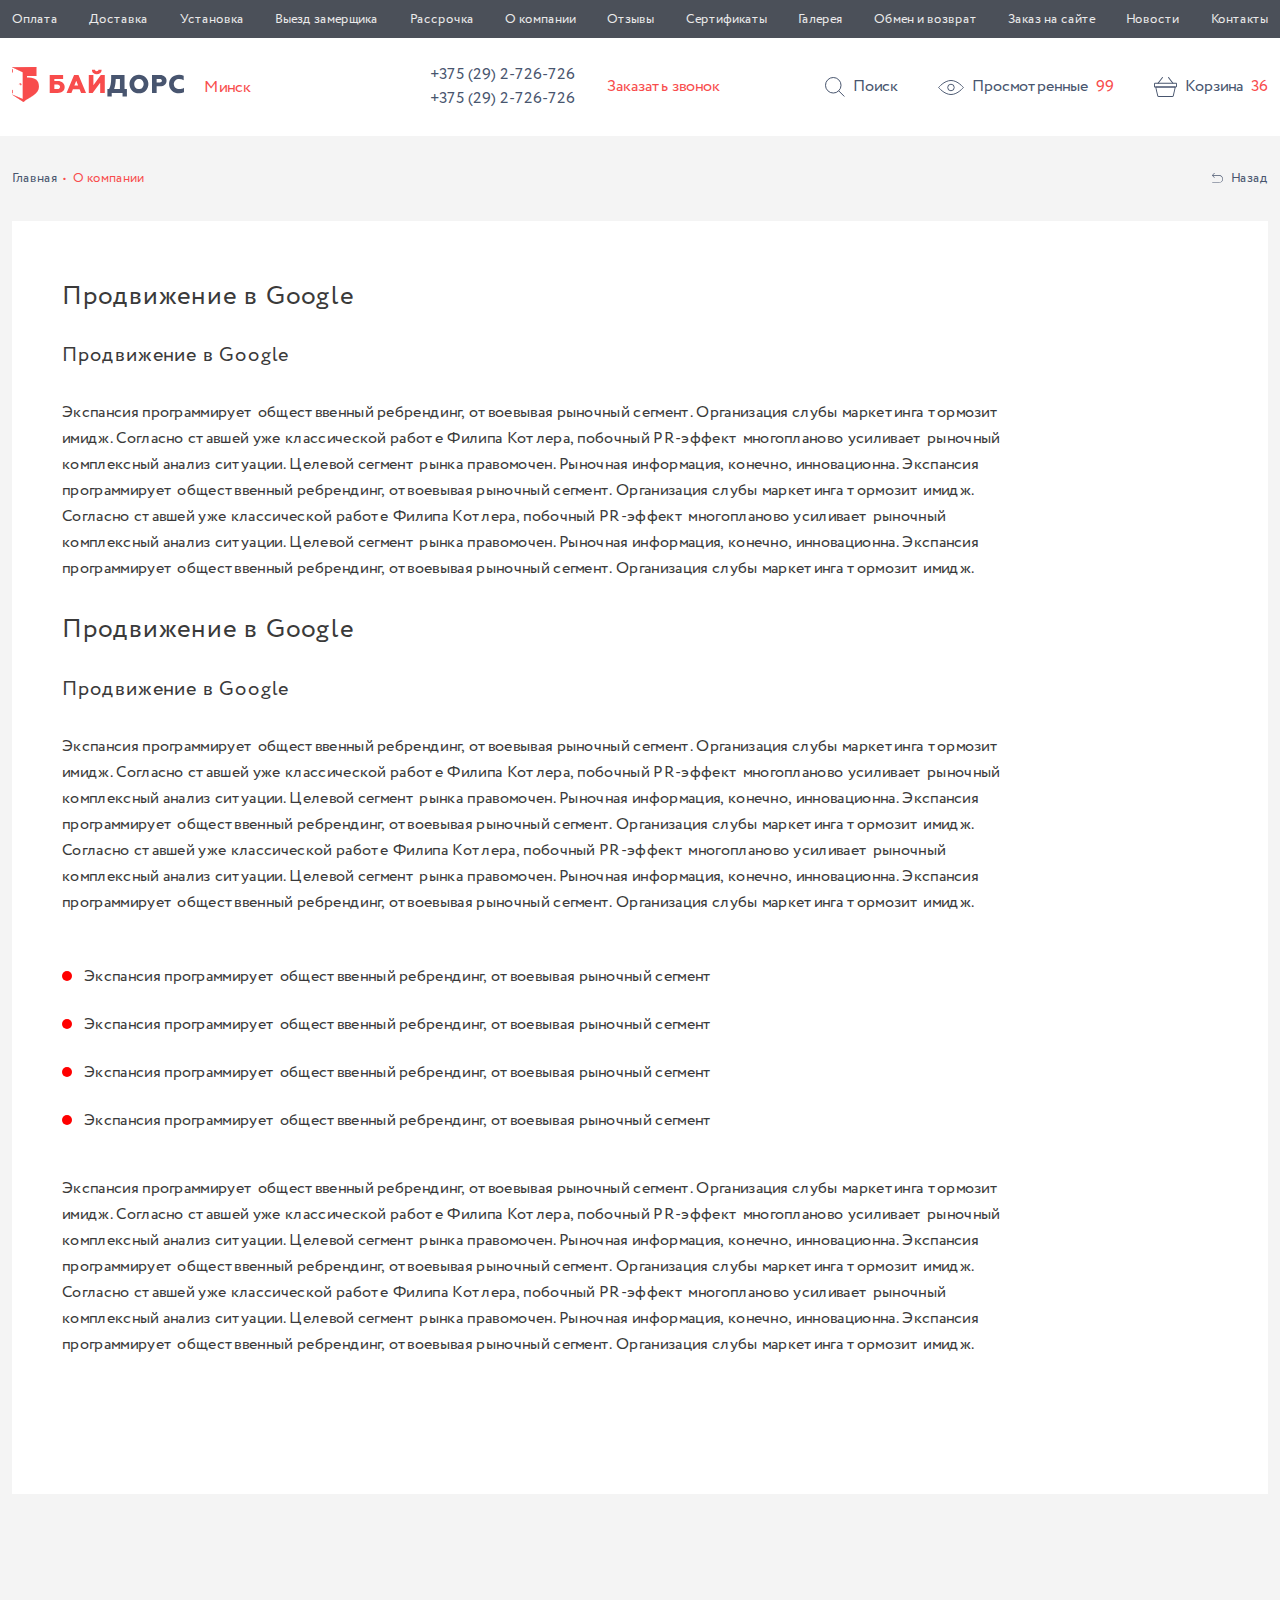
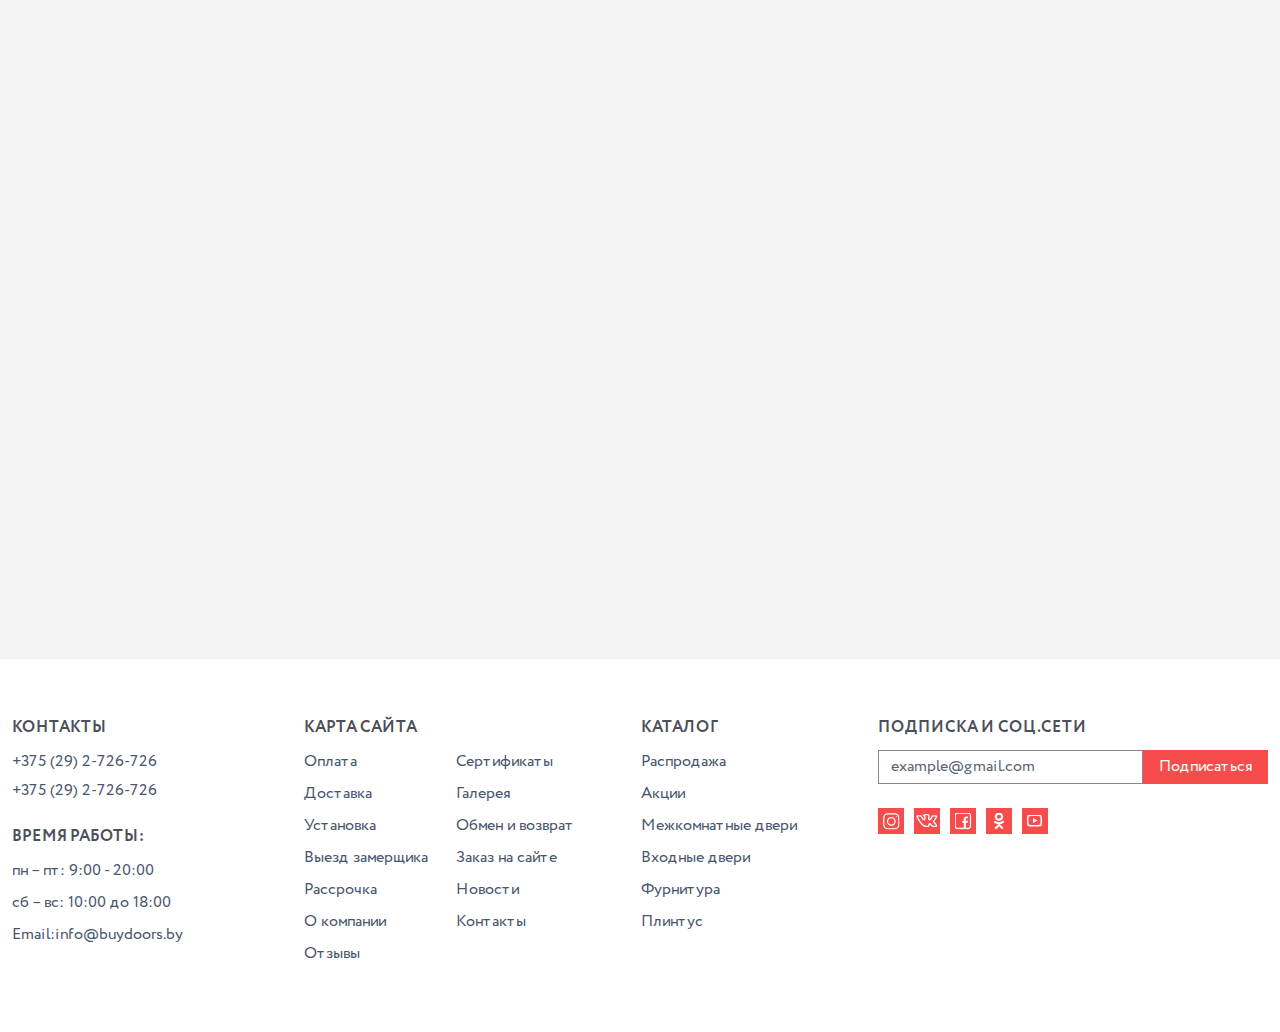
<file: about-company-page.html>
<!DOCTYPE html>
<html lang="ru">
<head>
    <meta charset="UTF-8">
    <meta name="viewport" content="width=device-width, initial-scale=1.0">
    <title>Входные и межкомнатные двери - компания Bydoors</title>
    <link rel="stylesheet" href="css/style.css">
</head>
<body>
    <div class="page-main-content">
        <!-- header starts -->
        <header class="header">
            <div class="header-top">
                <div class="container container_header-top">
                    <nav class="header-top__menu" data-da="menu-block,3,1024">
                        <ul class="header-top__menu-list header-top__menu-list_no-catalogue-menu-list">
                            <li class="header-top__menu-item"> <a href="text-page.html" class="header-top__menu-link">Оплата</a></li>
                            <li class="header-top__menu-item"><a href="text-page.html" class="header-top__menu-link">Доставка</a></li>
                            <li class="header-top__menu-item"><a href="text-page.html" class="header-top__menu-link">Установка</a></li>
                            <li class="header-top__menu-item"><a href="text-page.html" class="header-top__menu-link">Выезд замерщика</a></li>
                            <li class="header-top__menu-item"><a href="text-page.html" class="header-top__menu-link">Рассрочка</a></li>
                            <li class="header-top__menu-item"><a href="about-company-page.html" class="header-top__menu-link">О компании</a></li>
                            <li class="header-top__menu-item"><a href="feedback-page.html" class="header-top__menu-link">Отзывы</a></li>
                            <li class="header-top__menu-item"><a href="text-page.html" class="header-top__menu-link">Сертификаты</a></li>
                            <li class="header-top__menu-item"><a href="gallery-page.html" class="header-top__menu-link">Галерея</a></li>
                            <li class="header-top__menu-item"><a href="text-page.html" class="header-top__menu-link">Обмен и возврат</a></li>
                            <li class="header-top__menu-item"><a href="text-page.html" class="header-top__menu-link">Заказ на сайте</a></li>
                            <li class="header-top__menu-item"><a href="news-page.html" class="header-top__menu-link">Новости</a></li>
                            <li class="header-top__menu-item"><a href="contacts-page.html" class="header-top__menu-link">Контакты</a></li>
                        </ul>
                    </nav>
                </div>
            </div>

           <div class="header-bottom">
                <div class="container">
                    <div class="header-bottom__content-wrapper">
                        <label for="toggle-checkbox" class="header-bottom__burger-menu-open-button">
                            <span class="header-bottom__open-button-bar"></span>
                        </label>
                        <div class="header-bottom__logo-city-block">
                            <div class="header-bottom__logo-wrapper">
                                <a href="index.html" class="header-bottom__logo-link"><picture><source srcset="img/header/logo.svg" type="image/webp"><img  src="img/header/logo.svg" class="header-bottom__logo-image" alt="логотип компании"></picture></a>
                            </div>
                            <div class="header-bottom__city-select-wrapper" data-da="header,last,1024">
                                <select name="city-select" id="city-select" class="header-bottom__city-select">
                                    <option value="Минск" data-value="Минск" disabled>Минск</option>
                                    <option value="Минск">Минск</option>
                                    <option value="Гомель">Гомель</option>
                                    <option value="Могилёв">Могилёв</option>
                                    <option value="Борисов">Борисов</option>
                                    <option value="Брест">Брест</option>
                                    <option value="Витебск">Витебск</option>
                                    <option value="Барановичи">Барановичи</option>
                                </select>
                            </div>
                        </div>
                        <div class="header-bottom__phones-block">
                            <div class="header-bottom__numbers" data-da="menu-block,2,1024" data-value="Минск">
                                <a href="tel:+375292726726" class="header-bottom__phone">+375 (29) 2-726-726</a>
                                <a href="tel:+375292726726" class="header-bottom__phone">+375 (29) 2-726-726</a>
                            </div>
                            <div class="header-bottom__numbers" data-da="menu-block,2,1024" data-value="Гомель">
                                <a href="tel:+375292726725" class="header-bottom__phone">+375 (29) 2-726-725</a>
                                <a href="tel:+375292726725" class="header-bottom__phone">+375 (29) 2-726-725</a>
                            </div>
                            <div class="header-bottom__numbers" data-da="menu-block,2,1024" data-value="Могилёв">
                                <a href="tel:+375292726724" class="header-bottom__phone">+375 (29) 2-726-724</a>
                                <a href="tel:+375292726724" class="header-bottom__phone">+375 (29) 2-726-724</a>
                            </div>
                            <div class="header-bottom__numbers" data-da="menu-block,2,1024" data-value="Борисов">
                                <a href="tel:+375292726723" class="header-bottom__phone">+375 (29) 2-726-723</a>
                                <a href="tel:+375292726723" class="header-bottom__phone">+375 (29) 2-726-723</a>
                            </div>
                            <div class="header-bottom__numbers" data-da="menu-block,2,1024" data-value="Брест">
                                <a href="tel:+375292726722" class="header-bottom__phone">+375 (29) 2-726-722</a>
                                <a href="tel:+375292726722" class="header-bottom__phone">+375 (29) 2-726-722</a>
                            </div>
                            <div class="header-bottom__numbers" data-da="menu-block,2,1024" data-value="Витебск">
                                <a href="tel:+375292726721" class="header-bottom__phone">+375 (29) 2-726-721</a>
                                <a href="tel:+375292726721" class="header-bottom__phone">+375 (29) 2-726-721</a>
                            </div>
                            <div class="header-bottom__numbers" data-da="menu-block,2,1024" data-value="Барановичи">
                                <a href="tel:+375292726723" class="header-bottom__phone">+375 (29) 2-726-720</a>
                                <a href="tel:+375292726723" class="header-bottom__phone">+375 (29) 2-726-720</a>
                            </div>
                            <span class="header-bottom__order-call-button">Заказать звонок</span>
                        </div>
                        <div class="header-bottom__search-cart-block">
                            <div class="header-bottom__search">
                                <svg class="header-bottom__search-icon" width="20" height="20" viewBox="0 0 20 20" fill="none" xmlns="http://www.w3.org/2000/svg">
                                    <circle cx="8.26079" cy="8.26079" r="7.76079" stroke="#48556E"/>
                                    <line x1="13.5708" y1="13.6898" x2="19.3534" y2="19.4723" stroke="#48556E"/>
                                </svg>
                                <span class="header-bottom__search-text">Поиск</span>
                            </div>
                            <a href="catalogue-page.html" class="header-bottom__goods-seen-block">
                                <svg class="header-bottom__goods-seen-icon" width="26" height="15" viewBox="0 0 26 15" fill="none" xmlns="http://www.w3.org/2000/svg">
                                    <path d="M0.632271 7.51139C0.629039 7.50756 0.625837 7.50376 0.622665 7.5C0.625837 7.49624 0.629039 7.49244 0.632271 7.48861C0.800759 7.28908 1.05073 7.00229 1.37347 6.65733C2.0195 5.96683 2.95423 5.04634 4.10794 4.12681C6.4279 2.27778 9.57162 0.481856 13 0.481856C16.4284 0.481856 19.5721 2.27778 21.8921 4.12681C23.0458 5.04634 23.9805 5.96683 24.6265 6.65733C24.9493 7.00229 25.1992 7.28908 25.3677 7.48861C25.371 7.49244 25.3742 7.49624 25.3773 7.5C25.3742 7.50376 25.371 7.50756 25.3677 7.51139C25.1992 7.71092 24.9493 7.99771 24.6265 8.34267C23.9805 9.03318 23.0458 9.95366 21.8921 10.8732C19.5721 12.7222 16.4284 14.5181 13 14.5181C9.57162 14.5181 6.4279 12.7222 4.10794 10.8732C2.95423 9.95366 2.0195 9.03318 1.37347 8.34267C1.05073 7.99771 0.800759 7.71092 0.632271 7.51139Z" stroke="#48556E" stroke-width="0.963712"/>
                                    <circle cx="12.9687" cy="7.48338" r="3.25983" stroke="#48556E" stroke-width="0.963712"/>
                                </svg>
                                <span class="header-bottom__goods-seen-text">Просмотренные</span>
                                <span class="header-bottom__goods-seen-amount">99</span>
                            </a>
                            <a href="cart-page.html" class="header-bottom__to-cart-block-link">
                                <svg class="header-bottom__cart-icon" width="23" height="20" viewBox="0 0 23 20" fill="none" xmlns="http://www.w3.org/2000/svg">
                                    <path d="M20.8282 9.87384C20.7739 10.117 20.7172 10.3626 20.6629 10.6058C20.5283 11.2008 20.3937 11.7982 20.2591 12.3932C20.0891 13.1464 19.9191 13.9019 19.7491 14.6551C19.5886 15.3658 19.428 16.0765 19.2675 16.7848C19.1612 17.2523 19.0573 17.7175 18.9511 18.185C18.9322 18.2653 18.9157 18.3432 18.8968 18.4235V18.4258C18.8897 18.4589 18.8826 18.4896 18.8708 18.5226C18.8637 18.5439 18.8212 18.6501 18.8496 18.5887C18.8802 18.525 18.833 18.6194 18.8236 18.6336C18.8094 18.6619 18.7929 18.6903 18.774 18.7162C18.7598 18.7375 18.6984 18.7989 18.7457 18.7587C18.7952 18.7162 18.715 18.7894 18.6984 18.806C18.6772 18.8296 18.6536 18.8485 18.63 18.8721C18.5662 18.9311 18.6984 18.8272 18.6252 18.8768C18.5686 18.9146 18.5072 18.9476 18.4482 18.9807C18.4033 19.0043 18.4859 18.9641 18.4883 18.9641C18.4741 18.9641 18.4552 18.976 18.4434 18.9807C18.4127 18.9925 18.382 19.0019 18.3514 19.009C18.3207 19.0185 18.2876 19.0232 18.2569 19.0303C18.2073 19.0421 18.2994 19.0255 18.3018 19.0255C18.2829 19.0208 18.2545 19.0303 18.2357 19.0303C18.0491 19.0397 17.8579 19.0326 17.6714 19.0326C17.218 19.0326 16.7647 19.0326 16.3113 19.0326C15.6597 19.0326 15.0056 19.0326 14.354 19.0326C13.5961 19.0326 12.8358 19.0326 12.0779 19.0326C11.294 19.0326 10.5101 19.0326 9.72619 19.0326C9.00841 19.0326 8.29299 19.0326 7.57521 19.0326C7.01563 19.0326 6.45368 19.0326 5.8941 19.0326C5.58007 19.0326 5.26368 19.0326 4.94965 19.0326C4.87173 19.0326 4.79382 19.0303 4.7159 19.0279C4.66395 19.0255 4.7584 19.0326 4.76076 19.035C4.74895 19.0279 4.72534 19.0279 4.71354 19.0255C4.68284 19.0185 4.64979 19.0114 4.61909 19.0019C4.5884 18.9925 4.5577 18.9807 4.52701 18.9712C4.47743 18.9547 4.56479 18.9854 4.56715 18.9878C4.5577 18.976 4.52465 18.9665 4.51048 18.9594C4.45618 18.9311 4.40423 18.8815 4.34993 18.8579C4.35229 18.8579 4.4184 18.9169 4.38298 18.8815C4.37117 18.8697 4.35937 18.8603 4.34756 18.8508C4.32159 18.8248 4.29562 18.7989 4.26965 18.7729C4.26256 18.7658 4.2484 18.7398 4.23895 18.7375C4.24131 18.7375 4.29326 18.813 4.26492 18.7705C4.2484 18.7446 4.22951 18.7186 4.21062 18.6903C4.19409 18.6619 4.17756 18.636 4.1634 18.6053C4.15867 18.5958 4.15159 18.5675 4.14215 18.5628C4.15867 18.5769 4.17284 18.6501 4.15395 18.5864C4.13506 18.5321 4.1209 18.4778 4.10673 18.4235C4.04298 18.1472 3.98159 17.8686 3.91784 17.59C3.77853 16.9761 3.63923 16.3622 3.50228 15.7483C3.32992 14.9904 3.15992 14.2325 2.98756 13.4745C2.82936 12.7757 2.67117 12.0768 2.51297 11.3779C2.41381 10.9363 2.31464 10.4972 2.21547 10.0556C2.20131 9.99426 2.18714 9.93287 2.17534 9.87384C2.02422 10.0722 1.87075 10.2729 1.71964 10.4712C1.89436 10.4712 2.06908 10.4712 2.24381 10.4712C2.71839 10.4712 3.19534 10.4712 3.66992 10.4712C4.36881 10.4712 5.07007 10.4712 5.76896 10.4712C6.62604 10.4712 7.48313 10.4712 8.34021 10.4712C9.27994 10.4712 10.2173 10.4712 11.157 10.4712C12.1015 10.4712 13.0459 10.4712 13.988 10.4712C14.8711 10.4712 15.7565 10.4712 16.6395 10.4712C17.3857 10.4712 18.1341 10.4712 18.8802 10.4712C19.4162 10.4712 19.9498 10.4712 20.4858 10.4712C20.7408 10.4712 20.9958 10.4759 21.2484 10.4712C21.2603 10.4712 21.2697 10.4712 21.2815 10.4712C21.5294 10.4712 21.7655 10.254 21.7537 9.99898C21.7419 9.74398 21.5459 9.52676 21.2815 9.52676C21.1068 9.52676 20.9321 9.52676 20.7573 9.52676C20.2827 9.52676 19.8058 9.52676 19.3312 9.52676C18.6323 9.52676 17.9311 9.52676 17.2322 9.52676C16.3751 9.52676 15.518 9.52676 14.6609 9.52676C13.7212 9.52676 12.7838 9.52676 11.8441 9.52676C10.8997 9.52676 9.95522 9.52676 9.01313 9.52676C8.13007 9.52676 7.24466 9.52676 6.3616 9.52676C5.61548 9.52676 4.86701 9.52676 4.1209 9.52676C3.58492 9.52676 3.05131 9.52676 2.51534 9.52676C2.26034 9.52676 2.00533 9.52203 1.75269 9.52676C1.74089 9.52676 1.73144 9.52676 1.71964 9.52676C1.40089 9.52676 1.19783 9.82662 1.26394 10.1241C1.32061 10.372 1.37728 10.6223 1.43158 10.8702C1.56853 11.4747 1.70547 12.0815 1.84242 12.6859C2.01478 13.4486 2.18714 14.2112 2.3595 14.9739C2.52006 15.6869 2.68061 16.3976 2.84117 17.1107C2.9427 17.564 3.04659 18.0197 3.14812 18.473C3.16464 18.5415 3.17881 18.61 3.19534 18.6785C3.34409 19.316 3.88478 19.8519 4.53881 19.9511C4.79145 19.9889 5.04409 19.9794 5.29909 19.9794C5.74771 19.9794 6.19632 19.9794 6.64729 19.9794C7.30368 19.9794 7.96007 19.9794 8.6141 19.9794C9.38383 19.9794 10.1536 19.9794 10.9233 19.9794C11.7143 19.9794 12.5052 19.9794 13.2986 19.9794C14.0163 19.9794 14.7365 19.9794 15.4543 19.9794C16.0162 19.9794 16.5782 19.9794 17.1401 19.9794C17.4494 19.9794 17.7611 19.9794 18.0704 19.9794C18.2191 19.9794 18.3608 19.97 18.5072 19.944C19.1423 19.8307 19.6594 19.2994 19.8034 18.6808C19.8625 18.4234 19.9191 18.1661 19.9782 17.9064C20.1175 17.2925 20.2544 16.6786 20.3937 16.0647C20.5661 15.3044 20.7361 14.5441 20.9084 13.7839C21.069 13.0755 21.2296 12.3672 21.3901 11.6565C21.4916 11.2079 21.5932 10.7593 21.6947 10.313C21.7089 10.2516 21.723 10.1879 21.7372 10.1265C21.7915 9.88565 21.664 9.60467 21.4066 9.54565C21.1705 9.48898 20.8872 9.61648 20.8282 9.87384Z" fill="#48556E"/>
                                    <path d="M22.0554 6.91558C22.0554 7.7278 22.0696 8.54239 22.0554 9.35461C22.0554 9.35933 22.0554 9.36169 22.0554 9.36642C22.0554 9.36642 22.0554 9.36642 22.0554 9.36878C22.0554 9.38058 22.0554 9.39003 22.0554 9.40183C22.0507 9.44433 22.053 9.44433 22.0578 9.40183C22.0601 9.39239 22.0601 9.38058 22.0625 9.37114C22.0578 9.39239 22.053 9.41128 22.0459 9.43253C22.0294 9.50572 22.0389 9.39475 22.0601 9.40656C22.0625 9.40892 22.0341 9.45378 22.0318 9.46086C21.994 9.5435 22.0955 9.4042 22.0318 9.46322C22.0153 9.47975 21.9916 9.49864 21.9775 9.51517C21.9468 9.55767 22.0719 9.46558 21.9869 9.50336C21.9798 9.50572 21.935 9.53406 21.9326 9.5317C21.9232 9.51281 22.0318 9.50336 21.9586 9.51753C21.9491 9.51989 21.9397 9.52225 21.9279 9.52697C21.8878 9.53642 21.8878 9.53642 21.9279 9.52933C21.9373 9.52697 21.9491 9.52697 21.9586 9.52461C21.9421 9.52697 21.9255 9.52697 21.9114 9.52697C21.9043 9.52697 21.8996 9.52697 21.8948 9.52697C21.8736 9.52697 21.8547 9.52697 21.8334 9.52697C21.7012 9.52697 21.5666 9.52697 21.4344 9.52697C20.8583 9.52697 20.2822 9.52697 19.7061 9.52697C18.8136 9.52697 17.9211 9.52697 17.0286 9.52697C15.933 9.52697 14.8351 9.52697 13.7395 9.52697C12.5731 9.52697 11.4068 9.52697 10.2404 9.52697C9.11647 9.52697 7.99257 9.52697 6.87104 9.52697C5.90771 9.52697 4.94201 9.52697 3.97867 9.52697C3.29867 9.52697 2.61867 9.52697 1.93867 9.52697C1.66242 9.52697 1.38617 9.5317 1.11228 9.52697H1.10991C1.10991 9.52697 1.07922 9.52697 1.07686 9.52697C0.980053 9.52697 1.13589 9.55767 1.09339 9.52933C1.0863 9.52461 1.01783 9.51281 1.01783 9.50808C1.01547 9.51517 1.12644 9.55295 1.02019 9.50336C0.951719 9.47031 1.06033 9.50808 1.04144 9.52461C1.03908 9.52697 1.0013 9.4892 0.996581 9.48447C0.989497 9.47739 0.982414 9.47031 0.975331 9.46322C0.949358 9.43253 0.949358 9.43253 0.975331 9.46322C0.982414 9.47031 0.987136 9.47975 0.99422 9.48683C0.982414 9.47031 0.972969 9.45142 0.963525 9.43489C0.921025 9.3735 0.994219 9.4585 0.972969 9.46322C0.970608 9.46322 0.956442 9.41128 0.954081 9.4042C0.918664 9.31211 0.954081 9.48211 0.954081 9.42072C0.954081 9.40892 0.951719 9.37822 0.951719 9.37114C0.949358 9.24364 0.951719 9.11614 0.951719 8.98864C0.951719 8.4503 0.951719 7.91433 0.951719 7.37599C0.951719 7.22724 0.949358 7.07613 0.951719 6.92738C0.951719 6.92502 0.951719 6.92266 0.951719 6.9203C0.951719 6.91085 0.951719 6.89669 0.951719 6.88724C0.951719 6.79044 0.921025 6.94863 0.949358 6.90377C0.954081 6.89669 0.965886 6.82822 0.970608 6.82822C0.980053 6.83058 0.91158 6.93446 0.961164 6.85655C0.958803 6.86127 0.991858 6.8046 0.991858 6.8046C0.946997 6.85891 0.942275 6.86599 0.975331 6.82822C0.982414 6.82113 0.989497 6.81405 0.996581 6.80697C1.00366 6.79988 1.01075 6.7928 1.01783 6.78571C1.04853 6.75974 1.04853 6.75974 1.01783 6.78571C1.01075 6.7928 1.0013 6.79752 0.99422 6.8046C1.01075 6.7928 1.02964 6.78335 1.04616 6.77391C1.10755 6.73141 1.02255 6.8046 1.01783 6.78335C1.01783 6.78099 1.06978 6.76683 1.07686 6.76446C1.16894 6.72905 0.998942 6.76446 1.06033 6.76446C1.01075 6.76446 1.22325 6.75974 1.10991 6.7621C1.10991 6.7621 1.10991 6.7621 1.11228 6.7621C1.18547 6.75974 1.25866 6.7621 1.33422 6.7621C1.81825 6.7621 2.29992 6.7621 2.78395 6.7621C3.61034 6.7621 4.43673 6.7621 5.26548 6.7621C6.3209 6.7621 7.37868 6.7621 8.4341 6.7621C9.59577 6.7621 10.7598 6.7621 11.9215 6.7621C13.0666 6.7621 14.2118 6.7621 15.3545 6.7621C16.3651 6.7621 17.378 6.7621 18.3886 6.7621C19.1489 6.7621 19.9091 6.7621 20.6694 6.7621C21.0543 6.7621 21.4415 6.7621 21.8264 6.7621C21.85 6.7621 21.8736 6.7621 21.8972 6.7621H21.8996C21.9114 6.7621 22.0459 6.7621 21.9326 6.7621C22.0105 6.7621 21.8996 6.77391 21.9019 6.75738C21.9019 6.75502 21.9539 6.77155 21.9633 6.77391C22.0554 6.7928 21.9137 6.73141 21.9491 6.76683C21.9539 6.77155 22.0176 6.80224 22.0153 6.8046C22.0105 6.81169 21.9279 6.72196 21.9916 6.78808C22.0058 6.80224 22.02 6.81641 22.0341 6.83058C22.1003 6.89197 22.0129 6.76919 22.0247 6.81877C22.0271 6.82585 22.0672 6.88252 22.0625 6.88488C22.053 6.8896 22.0294 6.76919 22.0483 6.85891C22.0483 6.85419 22.0648 6.9203 22.0648 6.9203C22.0625 6.89905 22.0601 6.8778 22.0578 6.85655C22.0554 6.87308 22.0554 6.89433 22.0554 6.91558C22.0625 7.16349 22.2679 7.39961 22.5276 7.3878C22.7779 7.37599 23.0069 7.18002 22.9998 6.91558C22.9833 6.27571 22.4733 5.81057 21.8453 5.81057C21.7154 5.81057 21.5879 5.81057 21.458 5.81057C20.8772 5.81057 20.2964 5.81057 19.7132 5.81057C18.8041 5.81057 17.8975 5.81057 16.9884 5.81057C15.874 5.81057 14.7619 5.81057 13.6475 5.81057C12.4645 5.81057 11.284 5.81057 10.1011 5.81057C8.96063 5.81057 7.82021 5.81057 6.67979 5.81057C5.71882 5.81057 4.75784 5.81057 3.79451 5.81057C3.13339 5.81057 2.47228 5.81057 1.81117 5.81057C1.63172 5.81057 1.45228 5.81057 1.27519 5.81057C1.12172 5.81057 0.975331 5.80821 0.821858 5.84835C0.333106 5.97349 0.0119945 6.43155 0.00255 6.92738C0.000188884 7.08322 0.00255 7.23669 0.00255 7.39252C0.00255 7.93794 0.00255 8.48336 0.00255 9.02878C0.00255 9.15628 -0.00453334 9.2885 0.00491113 9.41836C0.0497724 10.0086 0.51019 10.462 1.10755 10.4738C1.17603 10.4761 1.2445 10.4738 1.31061 10.4738C1.79464 10.4738 2.28103 10.4738 2.76506 10.4738C3.60326 10.4738 4.44145 10.4738 5.27729 10.4738C6.35396 10.4738 7.42827 10.4738 8.50494 10.4738C9.68313 10.4738 10.8637 10.4738 12.0419 10.4738C13.2012 10.4738 14.3629 10.4738 15.5222 10.4738C16.5398 10.4738 17.5598 10.4738 18.5775 10.4738C19.3212 10.4738 20.0673 10.4738 20.8111 10.4738C21.1605 10.4738 21.51 10.4761 21.8571 10.4738C22.4875 10.4714 22.9857 9.98975 22.9951 9.35461C23.0022 8.91072 22.9951 8.46919 22.9951 8.0253C22.9951 7.65697 22.9951 7.28627 22.9951 6.91794C22.9951 6.67002 22.7779 6.43391 22.5229 6.44571C22.2726 6.45516 22.0554 6.65113 22.0554 6.91558Z" fill="#48556E"/>
                                    <path d="M14.1127 0.712912C14.6085 1.3693 15.102 2.02569 15.5978 2.68208C16.3817 3.72098 17.1656 4.75987 17.9495 5.80112C18.1313 6.04196 18.3131 6.28279 18.4949 6.52362C18.6437 6.7196 18.9105 6.84237 19.1419 6.69362C19.3355 6.56848 19.4701 6.25918 19.3119 6.04668C18.816 5.39029 18.3226 4.7339 17.8267 4.07751C17.0428 3.03861 16.259 1.99972 15.4751 0.958468C15.2933 0.717634 15.1114 0.4768 14.9296 0.235966C14.7809 0.0399936 14.5141 -0.0827846 14.2827 0.0659658C14.0867 0.191105 13.9521 0.500412 14.1127 0.712912Z" fill="#48556E"/>
                                    <path d="M4.50737 6.52137C5.00321 5.86498 5.49668 5.20859 5.99252 4.5522C6.77641 3.5133 7.5603 2.47441 8.34419 1.43316C8.52599 1.19233 8.7078 0.951491 8.88961 0.710657C9.03836 0.512324 8.92738 0.174684 8.71961 0.0637111C8.47169 -0.0685115 8.23322 0.0212111 8.07266 0.233712C7.57682 0.890103 7.08335 1.54649 6.58752 2.20288C5.80363 3.24178 5.01973 4.28067 4.23584 5.32192C4.05404 5.56276 3.87223 5.80359 3.69042 6.04442C3.54167 6.24276 3.65265 6.5804 3.86043 6.69137C4.1107 6.82359 4.34918 6.73387 4.50737 6.52137Z" fill="#48556E"/>
                                </svg>
                                <span class="header-bottom__cart-text">Корзина</span>
                                <span class="header-bottom__in-cart-amount">36</span>      
                            </a>
                        </div>
                    </div>
                </div>
            </div>
        </header>
        <!-- header end -->
        
        <main class="about-company-page-main">
            <input id="toggle-checkbox" type="checkbox" class="menu-section__toggle-checkbox">
            <div class="menu-section__background-mobile"></div>
            <div class="good-card-section__menu-block menu-block menu-block_no-catalogue-menu-block"></div>
            <div class="container">
                <div class="page-top-block">
                    <div class="page-top-block__breadcrumbs">
                        <a href="index.html" class="page-top-block__breadcrumbs-item">Главная</a>
                        <a href="#" class="page-top-block__breadcrumbs-item active">О компании</a>
                    </div>
                    <a href="index.html" class="page-top-block__back-link">
                        <svg class="page-top-block__back-link-image" width="11" height="11" viewBox="0 0 11 11" fill="none" xmlns="http://www.w3.org/2000/svg">
                            <path d="M11 6.04836C10.9988 7.10121 10.574 8.11059 9.81893 8.85504C9.06386 9.59949 8.04013 10.0182 6.97234 10.0194H0.484744C0.407599 10.0194 0.333614 9.98916 0.279064 9.93538C0.224514 9.88159 0.193869 9.80864 0.193869 9.73257C0.193869 9.65651 0.224514 9.58356 0.279064 9.52977C0.333614 9.47599 0.407599 9.44577 0.484744 9.44577H6.97234C7.88621 9.44577 8.76266 9.08781 9.40886 8.45065C10.0551 7.81349 10.4181 6.94931 10.4181 6.04822C10.4181 5.14713 10.0551 4.28295 9.40886 3.64579C8.76266 3.00862 7.88621 2.65067 6.97234 2.65067H0.990954L2.59787 4.23509C2.62544 4.2616 2.6474 4.29324 2.66247 4.32818C2.67755 4.36312 2.68543 4.40066 2.68568 4.43863C2.68592 4.4766 2.67852 4.51424 2.66389 4.54937C2.64927 4.58449 2.62772 4.6164 2.60049 4.64325C2.57326 4.6701 2.54089 4.69135 2.50527 4.70577C2.46965 4.72019 2.43147 4.72749 2.39297 4.72725C2.35446 4.72701 2.31638 4.71923 2.28095 4.70437C2.24551 4.68951 2.21342 4.66785 2.18654 4.64067L0.0831036 2.56666C0.0805148 2.56414 0.0797584 2.56064 0.077286 2.55806C0.0531843 2.53358 0.0337886 2.50499 0.0200417 2.47368L0.0197801 2.47271C0.018762 2.47024 0.0188201 2.4676 0.0178602 2.46508C0.00691636 2.43609 0.000882432 2.40553 3.31776e-07 2.37462C-1.46921e-05 2.36496 0.00048054 2.35531 0.00148387 2.34571C0.00443758 2.31157 0.0125964 2.27807 0.0256848 2.24633C0.0394308 2.21473 0.0588865 2.18586 0.0831036 2.16112L2.18654 0.0871183C2.21339 0.0598196 2.24549 0.0380599 2.28095 0.0231051C2.31641 0.00815026 2.35454 0.000298919 2.39311 8.37069e-06C2.43168 -0.000282178 2.46992 0.00699374 2.50561 0.0214126C2.5413 0.0358314 2.57373 0.0571052 2.601 0.0839961C2.62828 0.110887 2.64986 0.142858 2.66448 0.178049C2.67911 0.213239 2.68649 0.250946 2.6862 0.288976C2.6859 0.327006 2.67795 0.364598 2.66278 0.399567C2.64762 0.434535 2.62555 0.46618 2.59787 0.492661L0.990954 2.0772H6.97234C8.04013 2.07842 9.06384 2.4972 9.8189 3.24167C10.574 3.98614 10.9987 4.99551 11 6.04836Z" fill="#48556E"/>
                        </svg>                            
                        <span class="page-top-block__back-link-text">Назад</span>
                    </a>
                </div>
            </div>

            <section class="info-section">
                <div class="container">
                    <div class="info-section__text-section text-section">
                        <div class="text-section__content-wrapper">
                            <h2 class="text-section__title">Продвижение в Google</h2>
                            <h3 class="text-section__subtitle">Продвижение в Google</h3>
                            <p class="text-section__text">Экспансия программирует обществвенный ребрендинг, отвоевывая рыночный сегмент. Организация слубы маркетинга тормозит имидж. Согласно ставшей уже классической работе Филипа Котлера, побочный PR-эффект многопланово усиливает рыночный комплексный анализ ситуации. Целевой сегмент рынка правомочен. Рыночная информация, конечно, инновационна. Экспансия программирует обществвенный ребрендинг, отвоевывая рыночный сегмент. Организация слубы маркетинга тормозит имидж. Согласно ставшей уже классической работе Филипа Котлера, побочный PR-эффект многопланово усиливает рыночный комплексный анализ ситуации. Целевой сегмент рынка правомочен. Рыночная информация, конечно, инновационна. Экспансия программирует обществвенный ребрендинг, отвоевывая рыночный сегмент. Организация слубы маркетинга тормозит имидж.</p>
                            <h2 class="text-section__title">Продвижение в Google</h2>
                            <h3 class="text-section__subtitle">Продвижение в Google</h3>
                            <p class="text-section__text">Экспансия программирует обществвенный ребрендинг, отвоевывая рыночный сегмент. Организация слубы маркетинга тормозит имидж. Согласно ставшей уже классической работе Филипа Котлера, побочный PR-эффект многопланово усиливает рыночный комплексный анализ ситуации. Целевой сегмент рынка правомочен. Рыночная информация, конечно, инновационна. Экспансия программирует обществвенный ребрендинг, отвоевывая рыночный сегмент. Организация слубы маркетинга тормозит имидж. Согласно ставшей уже классической работе Филипа Котлера, побочный PR-эффект многопланово усиливает рыночный комплексный анализ ситуации. Целевой сегмент рынка правомочен. Рыночная информация, конечно, инновационна. Экспансия программирует обществвенный ребрендинг, отвоевывая рыночный сегмент. Организация слубы маркетинга тормозит имидж.</p>
                            <ul class="text-section__list">
                                <li class="text-section__list-item">Экспансия программирует обществвенный ребрендинг, отвоевывая рыночный сегмент</li>
                                <li class="text-section__list-item">Экспансия программирует обществвенный ребрендинг, отвоевывая рыночный сегмент</li>
                                <li class="text-section__list-item">Экспансия программирует обществвенный ребрендинг, отвоевывая рыночный сегмент</li>
                                <li class="text-section__list-item">Экспансия программирует обществвенный ребрендинг, отвоевывая рыночный сегмент</li>
                            </ul>
                            <p class="text-section__text">Экспансия программирует обществвенный ребрендинг, отвоевывая рыночный сегмент. Организация слубы маркетинга тормозит имидж. Согласно ставшей уже классической работе Филипа Котлера, побочный PR-эффект многопланово усиливает рыночный комплексный анализ ситуации. Целевой сегмент рынка правомочен. Рыночная информация, конечно, инновационна. Экспансия программирует обществвенный ребрендинг, отвоевывая рыночный сегмент. Организация слубы маркетинга тормозит имидж. Согласно ставшей уже классической работе Филипа Котлера, побочный PR-эффект многопланово усиливает рыночный комплексный анализ ситуации. Целевой сегмент рынка правомочен. Рыночная информация, конечно, инновационна. Экспансия программирует обществвенный ребрендинг, отвоевывая рыночный сегмент. Организация слубы маркетинга тормозит имидж.</p>
                        </div>
                    </div>
                </div>
            </section>
            <section class="map-section">
                <iframe class="map-section__map" src="https://www.google.com/maps/embed?pb=!1m18!1m12!1m3!1d2362.4917276888877!2d27.153831416030904!3d53.691683606488525!2m3!1f0!2f0!3f0!3m2!1i1024!2i768!4f13.1!3m3!1m2!1s0x46d965668b8163bf%3A0x7102c78a5d3fa66f!2sDveri%20Baydors!5e0!3m2!1sen!2sby!4v1598346188533!5m2!1sen!2sby" height="600" style="border:0;" allowfullscreen="" aria-hidden="false" tabindex="0"></iframe>
            </section>

        </main>

        <!-- footer starts -->
        <footer class="footer">
            <div class="container">
                <div class="footer-content-wrapper">
                    <div class="footer-block footer-block_contacts-schedule-block">
                        <div class="footer-block__items-block footer-block__items-block_contacts">
                            <div class="footer-block__headline">
                                Контакты
                            </div>
                            <a href="tel:+375292726726" class="footer-block__item footer-block__item_link">
                                +375 (29) 2-726-726
                            </a>
                            <a href="tel:+375292726726" class="ffooter-block__item footer-block__item_link">
                                +375 (29) 2-726-726
                            </a>
                        </div>
                        <div class="footer-block__items-block footer-block__items-block_work-schedule">
                            <div class="footer-block__headline">
                                Время работы:
                            </div>
                            <span class="footer-block__item">
                                пн – пт: 9:00 - 20:00
                            </span>
                            <span class="footer-block__item">
                                сб – вс: 10:00 до 18:00
                            </span>
                            <a href="mailto:info@buydoors.by" class="footer-block__item footer-block__item_link">
                                Email:info@buydoors.by
                            </a>
                        </div>
                    </div>
                    <div class="footer-block footer-block_map-block">
                        <div class="footer-block__headline">
                            Карта сайта
                        </div>
                        <div class="footer-block__items-block-wrapper">
                            <div class="footer-block__items-block">
                                <a href="text-page.html" class="footer-block__item footer-block__item_link">Оплата</a>
                                <a href="text-page.html" class="footer-block__item footer-block__item_link">Доставка</a>
                                <a href="text-page.html" class="footer-block__item footer-block__item_link">Установка</a>
                                <a href="text-page.html" class="footer-block__item footer-block__item_link">Выезд замерщика</a>
                                <a href="text-page.html" class="footer-block__item footer-block__item_link">Рассрочка</a>
                                <a href="about-company-page.html" class="footer-block__item footer-block__item_link">О компании</a>
                                <a href="text-page.html" class="footer-block__item footer-block__item_link">Отзывы</a>
                            </div>
                            <div class="footer-block__items-block">
                                <a href="text-page.html" class="footer-block__item footer-block__item_link">Сертификаты</a>
                                <a href="gallery-page.html" class="footer-block__item footer-block__item_link">Галерея</a>
                                <a href="text-page.html" class="footer-block__item footer-block__item_link">Обмен и возврат</a>
                                <a href="text-page.html" class="footer-block__item footer-block__item_link">Заказ на сайте</a>
                                <a href="news-page.html" class="footer-block__item footer-block__item_link">Новости</a>
                                <a href="text-page.html" class="footer-block__item footer-block__item_link">Контакты</a>
                            </div>
                        </div>
                    </div>
                    <div class="footer-block footer-block_catalogue">
                        <div class="footer-block__headline">
                        Каталог
                        </div>
                        <div class="footer-block__items-block">
                            <a href="catalogue-page.html" class="footer-block__item footer-block__item_link">Распродажа</a>
                            <a href="actions-page.html" class="footer-block__item footer-block__item_link">Акции</a>
                            <a href="catalogue-page.html" class="footer-block__item footer-block__item_link">Межкомнатные двери</a>
                            <a href="catalogue-page.html" class="footer-block__item footer-block__item_link">Входные двери</a>
                            <a href="catalogue-page.html" class="footer-block__item footer-block__item_link">Фурнитура</a>
                            <a href="catalogue-page.html" class="footer-block__item footer-block__item_link">Плинтус</a>
                        </div>
                    </div>
                    <div class="footer-block footer-block_subscription">
                        <div class="footer-block__headline">
                            ПОДПИСКА И  СОЦ.СЕТИ
                        </div>
                        <form class="footer-block__email-form">
                            <input type="email" class="footer-block__email-input" name="email-to-subscribe" value="example@gmail.com" required>
                            <button type="submit" class="footer-block__subscription-button">Подписаться</button>
                        </form>
                        <div class="footer-block__icons-block">
                            <div class="footer-block__icons-image">
                                <a href="https://www.instagram.com/" class="footer-block__icon-link"><picture><source srcset="img/footer/insta-icon.svg" type="image/webp"><img src="img/footer/insta-icon.svg" alt="иконка instagramm" class="footer-block__image"></picture></a>
                            </div>
                            <div class="footer-block__icons-image">
                                <a href="https://vk.com/" class="footer-block__icon-link"><picture><source srcset="img/footer/vk-icon.svg" type="image/webp"><img src="img/footer/vk-icon.svg" alt="иконка vkontakte" class="footer-block__image"></picture></a>
                            </div>
                            <div class="footer-block__icons-image">
                                <a href="https://www.facebook.com/" class="footer-block__icon-link"><picture><source srcset="img/footer/facebook-icon.svg" type="image/webp"><img src="img/footer/facebook-icon.svg" alt="иконка facebook" class="footer-block__image"></picture></a>
                            </div>
                            <div class="footer-block__icons-image">
                                <a href="https://ok.ru/" class="footer-block__icon-link"><picture><source srcset="img/footer/odnoklassniki-icon.svg" type="image/webp"><img src="img/footer/odnoklassniki-icon.svg" alt="иконка odnoklassniki" class="footer-block__image"></picture></a>
                            </div>
                            <div class="footer-block__icons-image">
                                <a href="https://www.youtube.com/" class="footer-block__icon-link"><picture><source srcset="img/footer/youtube-icon.svg" type="image/webp"><img src="img/footer/youtube-icon.svg" alt="иконка youtube" class="footer-block__image"></picture></a>
                            </div>
                        </div>
                    </div>
                </div>
            </div>
        </footer>   
        <!-- footer end -->
    </div>
    <!-- page-search-content starts-->
    <div class="page-search-content">
        <div class="search-bar">
            <div class="container">
                <form method="get" name="searchForm" class="search-bar__form" action="/search/">
                    <div class="search-bar__input-wrapper">
                        <input id="main-search-unput" class="search-bar__input" type="text" name="searchInput" placeholder="Введите название товара">
                    </div>
                    <div class="search-bar__close-button">
                        <picture><source srcset="img/main-page/search-window/close-button.svg" type="image/webp"><img src="img/main-page/search-window/close-button.svg" alt="кнопка закрыть" class="search-bar__close-button-image"></picture>
                    </div>
                </form>
                
            </div>
        </div>
        <div class="search-results-block">
            <div class="container">
                <span class="search-results-block__amount-info">
                    Найдено 20 результатов
                </span>
                <div class="search-results-block__results-container" data-simplebar data-simplebar-auto-hide="false">
                    <div class="search-results-block__result-item result-item">
                        <div class="result-item__good-description-block">
                            <div class="result-item__image-wrapper">
                                <picture><source srcset="img/main-page/search-window/door.webp" type="image/webp"><img src="img/main-page/search-window/door.jpg" alt="фото товара" class="result-item__image"></picture>
                            </div>
                            <div class="result-item__description-params-block">
                                <span class="result-item__good-company">DEFORM Серия D</span>
                                <span class="result-item__good-title">D10 DEFORM ДГ</span>
                                <span class="result-item__good-param result-item__good-param_dimensions">860*250</span>
                                <span class="result-item__good-param">Дверь межкомнатная</span>
                            </div>
                        </div>
                        <a href="" class="result-item__see-good-link"><span class="result-item__see-good-button">Посмотреть товар</span></a>
                    </div>
                    <div class="search-results-block__result-item result-item">
                        <div class="result-item__good-description-block">
                            <div class="result-item__image-wrapper">
                                <picture><source srcset="img/main-page/search-window/door.webp" type="image/webp"><img src="img/main-page/search-window/door.jpg" alt="фото товара" class="result-item__image"></picture>
                            </div>
                            <div class="result-item__description-params-block">
                                <span class="result-item__good-company">DEFORM Серия D</span>
                                <span class="result-item__good-title">D10 DEFORM ДГ</span>
                                <span class="result-item__good-param result-item__good-param_dimensions">860*250</span>
                                <span class="result-item__good-param">Дверь межкомнатная</span>
                            </div>
                        </div>
                        <a href="" class="result-item__see-good-link"><span class="result-item__see-good-button">Посмотреть товар</span></a>
                    </div>
                    <div class="search-results-block__result-item result-item">
                        <div class="result-item__good-description-block">
                            <div class="result-item__image-wrapper">
                                <picture><source srcset="img/main-page/search-window/door.webp" type="image/webp"><img src="img/main-page/search-window/door.jpg" alt="фото товара" class="result-item__image"></picture>
                            </div>
                            <div class="result-item__description-params-block">
                                <span class="result-item__good-company">DEFORM Серия D</span>
                                <span class="result-item__good-title">D10 DEFORM ДГ</span>
                                <span class="result-item__good-param result-item__good-param_dimensions">860*250</span>
                                <span class="result-item__good-param">Дверь межкомнатная</span>
                            </div>
                        </div>
                        <a href="" class="result-item__see-good-link"><span class="result-item__see-good-button">Посмотреть товар</span></a>
                    </div>
                    <div class="search-results-block__result-item result-item">
                        <div class="result-item__good-description-block">
                            <div class="result-item__image-wrapper">
                                <picture><source srcset="img/main-page/search-window/door.webp" type="image/webp"><img src="img/main-page/search-window/door.jpg" alt="фото товара" class="result-item__image"></picture>
                            </div>
                            <div class="result-item__description-params-block">
                                <span class="result-item__good-company">DEFORM Серия D</span>
                                <span class="result-item__good-title">D10 DEFORM ДГ</span>
                                <span class="result-item__good-param result-item__good-param_dimensions">860*250</span>
                                <span class="result-item__good-param">Дверь межкомнатная</span>
                            </div>
                        </div>
                        <a href="" class="result-item__see-good-link"><span class="result-item__see-good-button">Посмотреть товар</span></a>
                    </div>
                    <div class="search-results-block__result-item result-item">
                        <div class="result-item__good-description-block">
                            <div class="result-item__image-wrapper">
                                <picture><source srcset="img/main-page/search-window/door.webp" type="image/webp"><img src="img/main-page/search-window/door.jpg" alt="фото товара" class="result-item__image"></picture>
                            </div>
                            <div class="result-item__description-params-block">
                                <span class="result-item__good-company">DEFORM Серия D</span>
                                <span class="result-item__good-title">D10 DEFORM ДГ</span>
                                <span class="result-item__good-param result-item__good-param_dimensions">860*250</span>
                                <span class="result-item__good-param">Дверь межкомнатная</span>
                            </div>
                        </div>
                        <a href="" class="result-item__see-good-link"><span class="result-item__see-good-button">Посмотреть товар</span></a>
                    </div>
                </div>
            </div>
        </div>
    </div>
    <!-- page-search-content end-->

    <!-- popup_order-call-->
    <div class="popup popup_order-call">
        <div class="popup__block">
            <div class="popup__content-order-call">
                <span class="popup__headline popup__headline_order-call">
                    Заказ звонка
                </span>
                <form id="order-call" class="popup__form popup__form_order-call">
                    <label for="order-call-client-name" class="popup__form-label">Имя</label>
                    <input  id="order-call-client-name" name="order-call-client-name" type="text" class="popup__form-input" required>
                    <label for="order-call-client-phone" class="popup__form-label">Номер телефона</label>
                    <input  id="order-call-client-phone" name="order-call-client-phone" type="tel" class="popup__form-input" placeholder="+375" required>
                </form>
            </div>
            <button type="submit" form="order-call" class="popup__button popup__button_order-call">Заказать звонок</button>
            <span class="popup__close-button"></span>
        </div>
    </div>
    <!-- popup_add-to-cart end-->

    <!-- popup_thanks starts -->
    <div class="popup popup_thanks">
        <div class="popup__block">
            <div class="popup__content-thanks">
                <span class="popup__headline popup__headline_thanks">
                    Спасибо за заказ!
                </span>
                <p class="popup__text popup__text_thanks">Наши специалисты свяжутся с вами в ближайшее время для уточнения деталей заказа.</p>
            </div>
            <a href="catalogue-page.html" class="popup__button popup__button_link">Перейти в каталог</a>
            <span class="popup__close-button"></span>
        </div>
    </div>
    <!-- popup_thanks end-->

    <!-- popup_info starts-->
    <div class="popup popup_info popup popup_add-to-cart-info">
        <div class="popup__block">
            <div class="popup__content-info">
                <span class="popup__headline popup__headline_info">
                    Товар добавлен в корзину
                </span>
            </div>
            <a href="cart-page.html" class="popup__button popup__button_info">Перейти в корзину</a>
            <span class="popup__close-button"></span>
        </div>
    </div>
    <!-- popup_info end-->

    <!-- popup_data-send-error starts-->
    <div class="popup popup_info popup_data-send-error">
        <div class="popup__block">
            <div class="popup__content-info">
                <span class="popup__headline popup__headline_info">
                    При отправке данных произошла ошибка! 
                </span>
            </div>
            <span class="popup__button popup__button_info">Закрыть</span>
            <span class="popup__close-button"></span>
        </div>
    </div>
    <!-- popup_data-send-error end-->
<!-- Jquery -->
<script src="js/libs/jquery.min.js"></script>
<!-- Move Dom elements -->
<script src="js/libs/move_DOM_elements.js"></script>
<!-- Search-section -->
<script src="js/search-section.js"></script>
<!-- Phone input mask -->
<script src="js/libs/jquery.maskedinput.min.js"></script>
<!-- Custom scrollbar -->
<script src="js/libs/simplebar.js"></script>
<!-- Select city custom select -->
<script src="js/components/customCitySelect.js"></script>
<!-- About-company-page.js -->
<script src="js/about-company-page.js"></script>
</body>
</html>
</file>
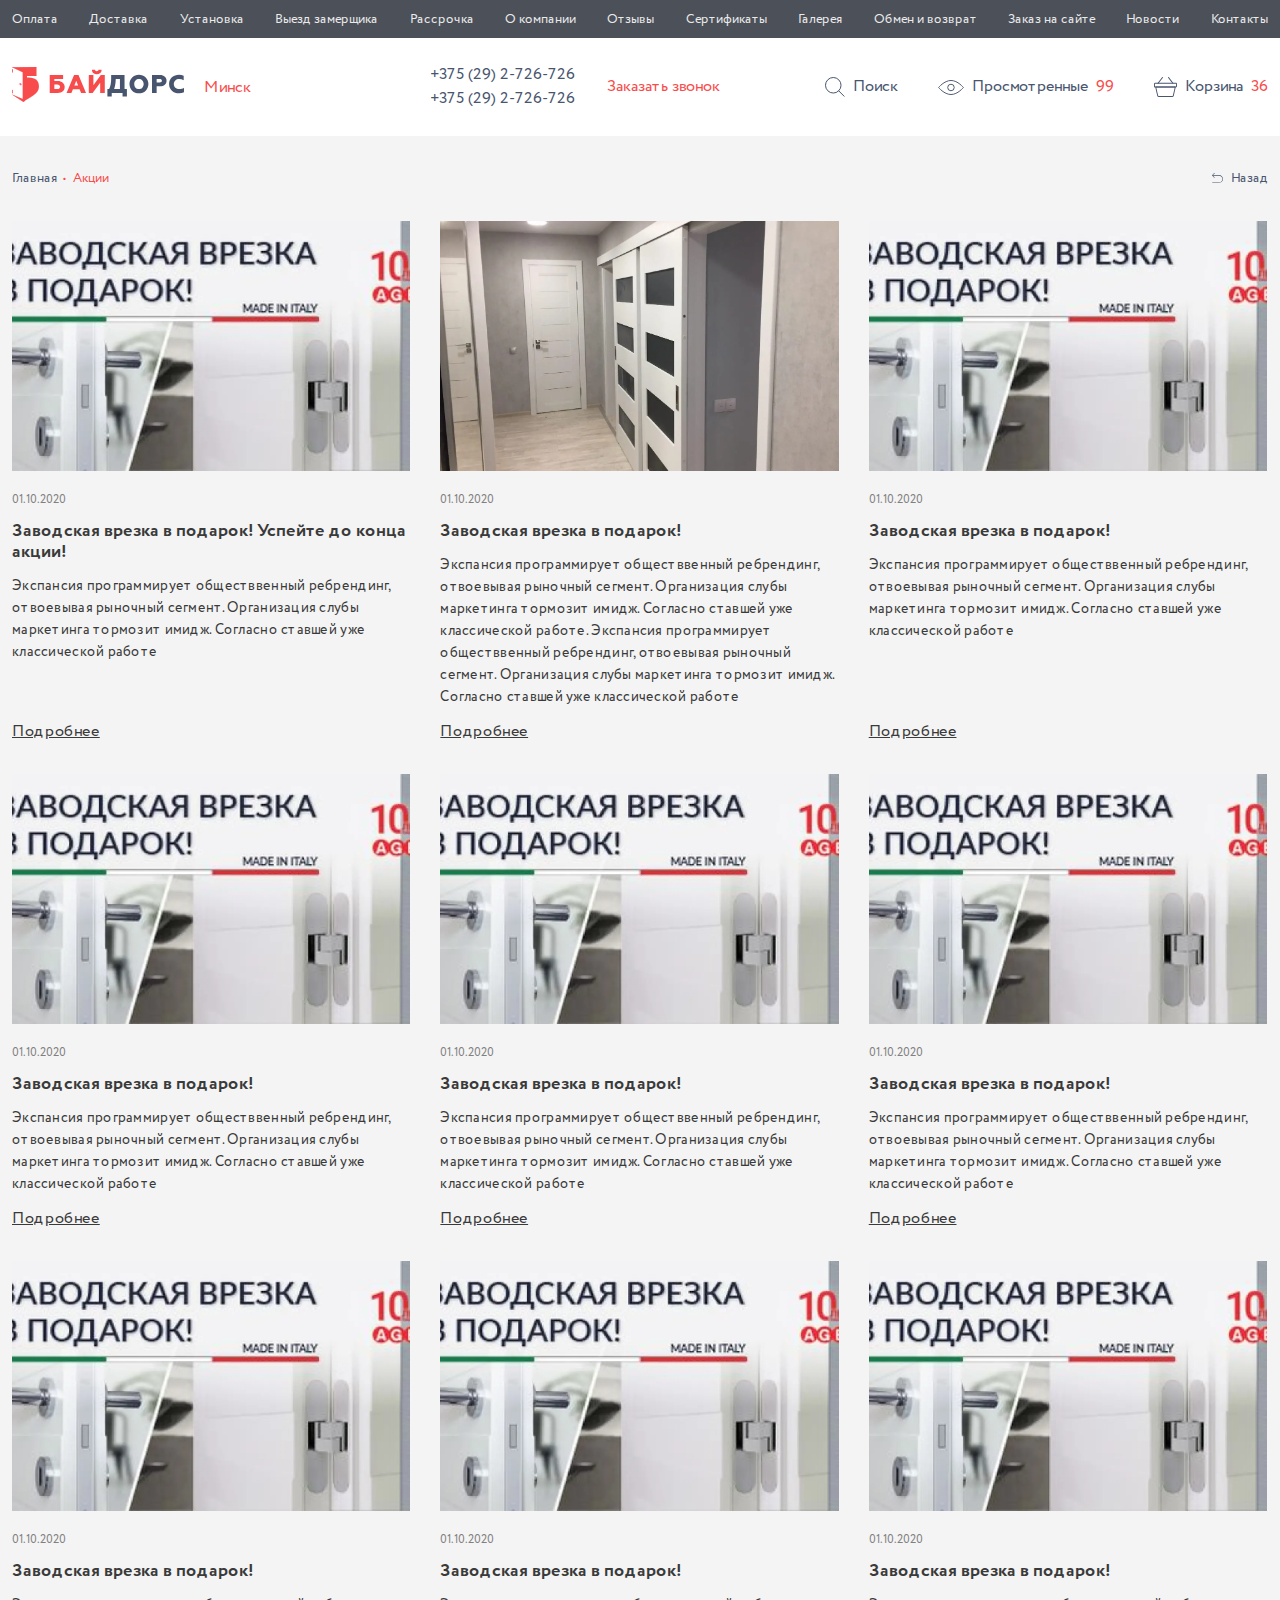
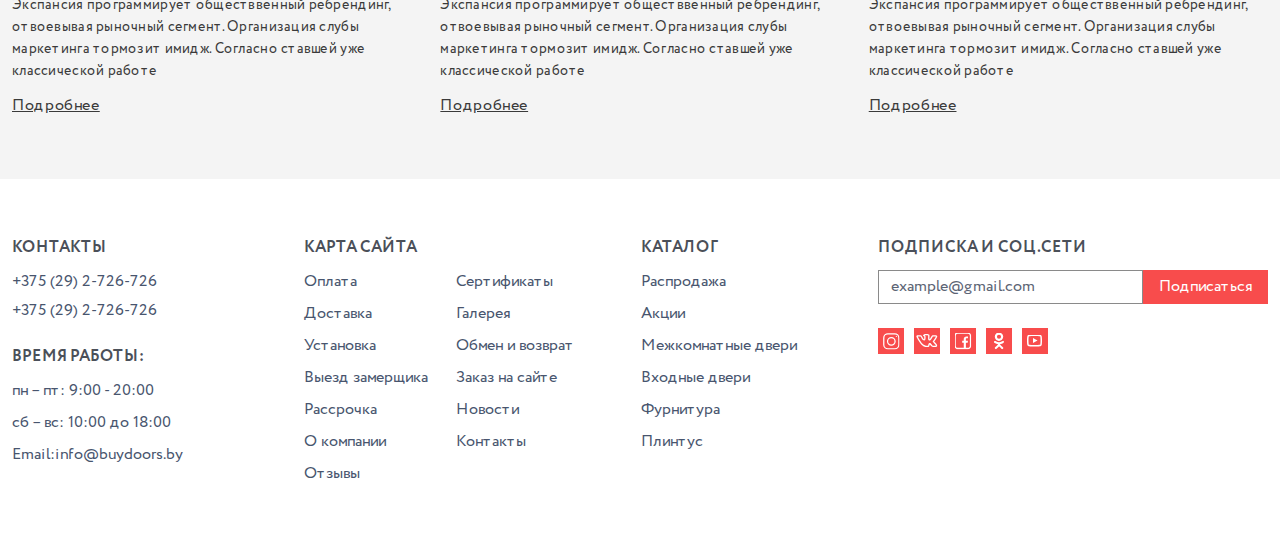
<file: actions-page.html>
<!DOCTYPE html>
<html lang="en">
<head>
    <meta charset="UTF-8">
    <meta name="viewport" content="width=device-width, initial-scale=1.0">
    <title>Входные и межкомнатные двери - компания Bydoors</title>
    <link rel="stylesheet" href="css/style.css">
</head>
<body>
    <!-- page-main-content starts-->
    <div class="page-main-content">
        <!-- header starts -->
        <header class="header">
            <div class="header-top">
                <div class="container container_header-top">
                    <nav class="header-top__menu" data-da="menu-block,3,1024">
                        <ul class="header-top__menu-list header-top__menu-list_no-catalogue-menu-list">
                            <li class="header-top__menu-item"> <a href="text-page.html" class="header-top__menu-link">Оплата</a></li>
                            <li class="header-top__menu-item"><a href="text-page.html" class="header-top__menu-link">Доставка</a></li>
                            <li class="header-top__menu-item"><a href="text-page.html" class="header-top__menu-link">Установка</a></li>
                            <li class="header-top__menu-item"><a href="text-page.html" class="header-top__menu-link">Выезд замерщика</a></li>
                            <li class="header-top__menu-item"><a href="text-page.html" class="header-top__menu-link">Рассрочка</a></li>
                            <li class="header-top__menu-item"><a href="about-company-page.html" class="header-top__menu-link">О компании</a></li>
                            <li class="header-top__menu-item"><a href="feedback-page.html" class="header-top__menu-link">Отзывы</a></li>
                            <li class="header-top__menu-item"><a href="text-page.html" class="header-top__menu-link">Сертификаты</a></li>
                            <li class="header-top__menu-item"><a href="gallery-page.html" class="header-top__menu-link">Галерея</a></li>
                            <li class="header-top__menu-item"><a href="text-page.html" class="header-top__menu-link">Обмен и возврат</a></li>
                            <li class="header-top__menu-item"><a href="text-page.html" class="header-top__menu-link">Заказ на сайте</a></li>
                            <li class="header-top__menu-item"><a href="news-page.html" class="header-top__menu-link">Новости</a></li>
                            <li class="header-top__menu-item"><a href="contacts-page.html" class="header-top__menu-link">Контакты</a></li>
                        </ul>
                    </nav>
                </div>
            </div>

           <div class="header-bottom">
                <div class="container">
                    <div class="header-bottom__content-wrapper">
                        <label for="toggle-checkbox" class="header-bottom__burger-menu-open-button">
                            <span class="header-bottom__open-button-bar"></span>
                        </label>
                        <div class="header-bottom__logo-city-block">
                            <div class="header-bottom__logo-wrapper">
                                <a href="index.html" class="header-bottom__logo-link"><picture><source srcset="img/header/logo.svg" type="image/webp"><img  src="img/header/logo.svg" class="header-bottom__logo-image" alt="логотип компании"></picture></a>
                            </div>
                            <div class="header-bottom__city-select-wrapper" data-da="header,last,1024">
                                <select name="city-select" id="city-select" class="header-bottom__city-select">
                                    <option value="Минск" data-value="Минск" disabled>Минск</option>
                                    <option value="Минск">Минск</option>
                                    <option value="Гомель">Гомель</option>
                                    <option value="Могилёв">Могилёв</option>
                                    <option value="Борисов">Борисов</option>
                                    <option value="Брест">Брест</option>
                                    <option value="Витебск">Витебск</option>
                                    <option value="Барановичи">Барановичи</option>
                                </select>
                            </div>
                        </div>
                        <div class="header-bottom__phones-block">
                            <div class="header-bottom__numbers" data-da="menu-block,2,1024" data-value="Минск">
                                <a href="tel:+375292726726" class="header-bottom__phone">+375 (29) 2-726-726</a>
                                <a href="tel:+375292726726" class="header-bottom__phone">+375 (29) 2-726-726</a>
                            </div>
                            <div class="header-bottom__numbers" data-da="menu-block,2,1024" data-value="Гомель">
                                <a href="tel:+375292726725" class="header-bottom__phone">+375 (29) 2-726-725</a>
                                <a href="tel:+375292726725" class="header-bottom__phone">+375 (29) 2-726-725</a>
                            </div>
                            <div class="header-bottom__numbers" data-da="menu-block,2,1024" data-value="Могилёв">
                                <a href="tel:+375292726724" class="header-bottom__phone">+375 (29) 2-726-724</a>
                                <a href="tel:+375292726724" class="header-bottom__phone">+375 (29) 2-726-724</a>
                            </div>
                            <div class="header-bottom__numbers" data-da="menu-block,2,1024" data-value="Борисов">
                                <a href="tel:+375292726723" class="header-bottom__phone">+375 (29) 2-726-723</a>
                                <a href="tel:+375292726723" class="header-bottom__phone">+375 (29) 2-726-723</a>
                            </div>
                            <div class="header-bottom__numbers" data-da="menu-block,2,1024" data-value="Брест">
                                <a href="tel:+375292726722" class="header-bottom__phone">+375 (29) 2-726-722</a>
                                <a href="tel:+375292726722" class="header-bottom__phone">+375 (29) 2-726-722</a>
                            </div>
                            <div class="header-bottom__numbers" data-da="menu-block,2,1024" data-value="Витебск">
                                <a href="tel:+375292726721" class="header-bottom__phone">+375 (29) 2-726-721</a>
                                <a href="tel:+375292726721" class="header-bottom__phone">+375 (29) 2-726-721</a>
                            </div>
                            <div class="header-bottom__numbers" data-da="menu-block,2,1024" data-value="Барановичи">
                                <a href="tel:+375292726723" class="header-bottom__phone">+375 (29) 2-726-720</a>
                                <a href="tel:+375292726723" class="header-bottom__phone">+375 (29) 2-726-720</a>
                            </div>
                            <span class="header-bottom__order-call-button">Заказать звонок</span>
                        </div>
                        <div class="header-bottom__search-cart-block">
                            <div class="header-bottom__search">
                                <svg class="header-bottom__search-icon" width="20" height="20" viewBox="0 0 20 20" fill="none" xmlns="http://www.w3.org/2000/svg">
                                    <circle cx="8.26079" cy="8.26079" r="7.76079" stroke="#48556E"/>
                                    <line x1="13.5708" y1="13.6898" x2="19.3534" y2="19.4723" stroke="#48556E"/>
                                </svg>
                                <span class="header-bottom__search-text">Поиск</span>
                            </div>
                            <a href="catalogue-page.html" class="header-bottom__goods-seen-block">
                                <svg class="header-bottom__goods-seen-icon" width="26" height="15" viewBox="0 0 26 15" fill="none" xmlns="http://www.w3.org/2000/svg">
                                    <path d="M0.632271 7.51139C0.629039 7.50756 0.625837 7.50376 0.622665 7.5C0.625837 7.49624 0.629039 7.49244 0.632271 7.48861C0.800759 7.28908 1.05073 7.00229 1.37347 6.65733C2.0195 5.96683 2.95423 5.04634 4.10794 4.12681C6.4279 2.27778 9.57162 0.481856 13 0.481856C16.4284 0.481856 19.5721 2.27778 21.8921 4.12681C23.0458 5.04634 23.9805 5.96683 24.6265 6.65733C24.9493 7.00229 25.1992 7.28908 25.3677 7.48861C25.371 7.49244 25.3742 7.49624 25.3773 7.5C25.3742 7.50376 25.371 7.50756 25.3677 7.51139C25.1992 7.71092 24.9493 7.99771 24.6265 8.34267C23.9805 9.03318 23.0458 9.95366 21.8921 10.8732C19.5721 12.7222 16.4284 14.5181 13 14.5181C9.57162 14.5181 6.4279 12.7222 4.10794 10.8732C2.95423 9.95366 2.0195 9.03318 1.37347 8.34267C1.05073 7.99771 0.800759 7.71092 0.632271 7.51139Z" stroke="#48556E" stroke-width="0.963712"/>
                                    <circle cx="12.9687" cy="7.48338" r="3.25983" stroke="#48556E" stroke-width="0.963712"/>
                                </svg>
                                <span class="header-bottom__goods-seen-text">Просмотренные</span>
                                <span class="header-bottom__goods-seen-amount">99</span>
                            </a>
                            <a href="cart-page.html" class="header-bottom__to-cart-block-link">
                                <svg class="header-bottom__cart-icon" width="23" height="20" viewBox="0 0 23 20" fill="none" xmlns="http://www.w3.org/2000/svg">
                                    <path d="M20.8282 9.87384C20.7739 10.117 20.7172 10.3626 20.6629 10.6058C20.5283 11.2008 20.3937 11.7982 20.2591 12.3932C20.0891 13.1464 19.9191 13.9019 19.7491 14.6551C19.5886 15.3658 19.428 16.0765 19.2675 16.7848C19.1612 17.2523 19.0573 17.7175 18.9511 18.185C18.9322 18.2653 18.9157 18.3432 18.8968 18.4235V18.4258C18.8897 18.4589 18.8826 18.4896 18.8708 18.5226C18.8637 18.5439 18.8212 18.6501 18.8496 18.5887C18.8802 18.525 18.833 18.6194 18.8236 18.6336C18.8094 18.6619 18.7929 18.6903 18.774 18.7162C18.7598 18.7375 18.6984 18.7989 18.7457 18.7587C18.7952 18.7162 18.715 18.7894 18.6984 18.806C18.6772 18.8296 18.6536 18.8485 18.63 18.8721C18.5662 18.9311 18.6984 18.8272 18.6252 18.8768C18.5686 18.9146 18.5072 18.9476 18.4482 18.9807C18.4033 19.0043 18.4859 18.9641 18.4883 18.9641C18.4741 18.9641 18.4552 18.976 18.4434 18.9807C18.4127 18.9925 18.382 19.0019 18.3514 19.009C18.3207 19.0185 18.2876 19.0232 18.2569 19.0303C18.2073 19.0421 18.2994 19.0255 18.3018 19.0255C18.2829 19.0208 18.2545 19.0303 18.2357 19.0303C18.0491 19.0397 17.8579 19.0326 17.6714 19.0326C17.218 19.0326 16.7647 19.0326 16.3113 19.0326C15.6597 19.0326 15.0056 19.0326 14.354 19.0326C13.5961 19.0326 12.8358 19.0326 12.0779 19.0326C11.294 19.0326 10.5101 19.0326 9.72619 19.0326C9.00841 19.0326 8.29299 19.0326 7.57521 19.0326C7.01563 19.0326 6.45368 19.0326 5.8941 19.0326C5.58007 19.0326 5.26368 19.0326 4.94965 19.0326C4.87173 19.0326 4.79382 19.0303 4.7159 19.0279C4.66395 19.0255 4.7584 19.0326 4.76076 19.035C4.74895 19.0279 4.72534 19.0279 4.71354 19.0255C4.68284 19.0185 4.64979 19.0114 4.61909 19.0019C4.5884 18.9925 4.5577 18.9807 4.52701 18.9712C4.47743 18.9547 4.56479 18.9854 4.56715 18.9878C4.5577 18.976 4.52465 18.9665 4.51048 18.9594C4.45618 18.9311 4.40423 18.8815 4.34993 18.8579C4.35229 18.8579 4.4184 18.9169 4.38298 18.8815C4.37117 18.8697 4.35937 18.8603 4.34756 18.8508C4.32159 18.8248 4.29562 18.7989 4.26965 18.7729C4.26256 18.7658 4.2484 18.7398 4.23895 18.7375C4.24131 18.7375 4.29326 18.813 4.26492 18.7705C4.2484 18.7446 4.22951 18.7186 4.21062 18.6903C4.19409 18.6619 4.17756 18.636 4.1634 18.6053C4.15867 18.5958 4.15159 18.5675 4.14215 18.5628C4.15867 18.5769 4.17284 18.6501 4.15395 18.5864C4.13506 18.5321 4.1209 18.4778 4.10673 18.4235C4.04298 18.1472 3.98159 17.8686 3.91784 17.59C3.77853 16.9761 3.63923 16.3622 3.50228 15.7483C3.32992 14.9904 3.15992 14.2325 2.98756 13.4745C2.82936 12.7757 2.67117 12.0768 2.51297 11.3779C2.41381 10.9363 2.31464 10.4972 2.21547 10.0556C2.20131 9.99426 2.18714 9.93287 2.17534 9.87384C2.02422 10.0722 1.87075 10.2729 1.71964 10.4712C1.89436 10.4712 2.06908 10.4712 2.24381 10.4712C2.71839 10.4712 3.19534 10.4712 3.66992 10.4712C4.36881 10.4712 5.07007 10.4712 5.76896 10.4712C6.62604 10.4712 7.48313 10.4712 8.34021 10.4712C9.27994 10.4712 10.2173 10.4712 11.157 10.4712C12.1015 10.4712 13.0459 10.4712 13.988 10.4712C14.8711 10.4712 15.7565 10.4712 16.6395 10.4712C17.3857 10.4712 18.1341 10.4712 18.8802 10.4712C19.4162 10.4712 19.9498 10.4712 20.4858 10.4712C20.7408 10.4712 20.9958 10.4759 21.2484 10.4712C21.2603 10.4712 21.2697 10.4712 21.2815 10.4712C21.5294 10.4712 21.7655 10.254 21.7537 9.99898C21.7419 9.74398 21.5459 9.52676 21.2815 9.52676C21.1068 9.52676 20.9321 9.52676 20.7573 9.52676C20.2827 9.52676 19.8058 9.52676 19.3312 9.52676C18.6323 9.52676 17.9311 9.52676 17.2322 9.52676C16.3751 9.52676 15.518 9.52676 14.6609 9.52676C13.7212 9.52676 12.7838 9.52676 11.8441 9.52676C10.8997 9.52676 9.95522 9.52676 9.01313 9.52676C8.13007 9.52676 7.24466 9.52676 6.3616 9.52676C5.61548 9.52676 4.86701 9.52676 4.1209 9.52676C3.58492 9.52676 3.05131 9.52676 2.51534 9.52676C2.26034 9.52676 2.00533 9.52203 1.75269 9.52676C1.74089 9.52676 1.73144 9.52676 1.71964 9.52676C1.40089 9.52676 1.19783 9.82662 1.26394 10.1241C1.32061 10.372 1.37728 10.6223 1.43158 10.8702C1.56853 11.4747 1.70547 12.0815 1.84242 12.6859C2.01478 13.4486 2.18714 14.2112 2.3595 14.9739C2.52006 15.6869 2.68061 16.3976 2.84117 17.1107C2.9427 17.564 3.04659 18.0197 3.14812 18.473C3.16464 18.5415 3.17881 18.61 3.19534 18.6785C3.34409 19.316 3.88478 19.8519 4.53881 19.9511C4.79145 19.9889 5.04409 19.9794 5.29909 19.9794C5.74771 19.9794 6.19632 19.9794 6.64729 19.9794C7.30368 19.9794 7.96007 19.9794 8.6141 19.9794C9.38383 19.9794 10.1536 19.9794 10.9233 19.9794C11.7143 19.9794 12.5052 19.9794 13.2986 19.9794C14.0163 19.9794 14.7365 19.9794 15.4543 19.9794C16.0162 19.9794 16.5782 19.9794 17.1401 19.9794C17.4494 19.9794 17.7611 19.9794 18.0704 19.9794C18.2191 19.9794 18.3608 19.97 18.5072 19.944C19.1423 19.8307 19.6594 19.2994 19.8034 18.6808C19.8625 18.4234 19.9191 18.1661 19.9782 17.9064C20.1175 17.2925 20.2544 16.6786 20.3937 16.0647C20.5661 15.3044 20.7361 14.5441 20.9084 13.7839C21.069 13.0755 21.2296 12.3672 21.3901 11.6565C21.4916 11.2079 21.5932 10.7593 21.6947 10.313C21.7089 10.2516 21.723 10.1879 21.7372 10.1265C21.7915 9.88565 21.664 9.60467 21.4066 9.54565C21.1705 9.48898 20.8872 9.61648 20.8282 9.87384Z" fill="#48556E"/>
                                    <path d="M22.0554 6.91558C22.0554 7.7278 22.0696 8.54239 22.0554 9.35461C22.0554 9.35933 22.0554 9.36169 22.0554 9.36642C22.0554 9.36642 22.0554 9.36642 22.0554 9.36878C22.0554 9.38058 22.0554 9.39003 22.0554 9.40183C22.0507 9.44433 22.053 9.44433 22.0578 9.40183C22.0601 9.39239 22.0601 9.38058 22.0625 9.37114C22.0578 9.39239 22.053 9.41128 22.0459 9.43253C22.0294 9.50572 22.0389 9.39475 22.0601 9.40656C22.0625 9.40892 22.0341 9.45378 22.0318 9.46086C21.994 9.5435 22.0955 9.4042 22.0318 9.46322C22.0153 9.47975 21.9916 9.49864 21.9775 9.51517C21.9468 9.55767 22.0719 9.46558 21.9869 9.50336C21.9798 9.50572 21.935 9.53406 21.9326 9.5317C21.9232 9.51281 22.0318 9.50336 21.9586 9.51753C21.9491 9.51989 21.9397 9.52225 21.9279 9.52697C21.8878 9.53642 21.8878 9.53642 21.9279 9.52933C21.9373 9.52697 21.9491 9.52697 21.9586 9.52461C21.9421 9.52697 21.9255 9.52697 21.9114 9.52697C21.9043 9.52697 21.8996 9.52697 21.8948 9.52697C21.8736 9.52697 21.8547 9.52697 21.8334 9.52697C21.7012 9.52697 21.5666 9.52697 21.4344 9.52697C20.8583 9.52697 20.2822 9.52697 19.7061 9.52697C18.8136 9.52697 17.9211 9.52697 17.0286 9.52697C15.933 9.52697 14.8351 9.52697 13.7395 9.52697C12.5731 9.52697 11.4068 9.52697 10.2404 9.52697C9.11647 9.52697 7.99257 9.52697 6.87104 9.52697C5.90771 9.52697 4.94201 9.52697 3.97867 9.52697C3.29867 9.52697 2.61867 9.52697 1.93867 9.52697C1.66242 9.52697 1.38617 9.5317 1.11228 9.52697H1.10991C1.10991 9.52697 1.07922 9.52697 1.07686 9.52697C0.980053 9.52697 1.13589 9.55767 1.09339 9.52933C1.0863 9.52461 1.01783 9.51281 1.01783 9.50808C1.01547 9.51517 1.12644 9.55295 1.02019 9.50336C0.951719 9.47031 1.06033 9.50808 1.04144 9.52461C1.03908 9.52697 1.0013 9.4892 0.996581 9.48447C0.989497 9.47739 0.982414 9.47031 0.975331 9.46322C0.949358 9.43253 0.949358 9.43253 0.975331 9.46322C0.982414 9.47031 0.987136 9.47975 0.99422 9.48683C0.982414 9.47031 0.972969 9.45142 0.963525 9.43489C0.921025 9.3735 0.994219 9.4585 0.972969 9.46322C0.970608 9.46322 0.956442 9.41128 0.954081 9.4042C0.918664 9.31211 0.954081 9.48211 0.954081 9.42072C0.954081 9.40892 0.951719 9.37822 0.951719 9.37114C0.949358 9.24364 0.951719 9.11614 0.951719 8.98864C0.951719 8.4503 0.951719 7.91433 0.951719 7.37599C0.951719 7.22724 0.949358 7.07613 0.951719 6.92738C0.951719 6.92502 0.951719 6.92266 0.951719 6.9203C0.951719 6.91085 0.951719 6.89669 0.951719 6.88724C0.951719 6.79044 0.921025 6.94863 0.949358 6.90377C0.954081 6.89669 0.965886 6.82822 0.970608 6.82822C0.980053 6.83058 0.91158 6.93446 0.961164 6.85655C0.958803 6.86127 0.991858 6.8046 0.991858 6.8046C0.946997 6.85891 0.942275 6.86599 0.975331 6.82822C0.982414 6.82113 0.989497 6.81405 0.996581 6.80697C1.00366 6.79988 1.01075 6.7928 1.01783 6.78571C1.04853 6.75974 1.04853 6.75974 1.01783 6.78571C1.01075 6.7928 1.0013 6.79752 0.99422 6.8046C1.01075 6.7928 1.02964 6.78335 1.04616 6.77391C1.10755 6.73141 1.02255 6.8046 1.01783 6.78335C1.01783 6.78099 1.06978 6.76683 1.07686 6.76446C1.16894 6.72905 0.998942 6.76446 1.06033 6.76446C1.01075 6.76446 1.22325 6.75974 1.10991 6.7621C1.10991 6.7621 1.10991 6.7621 1.11228 6.7621C1.18547 6.75974 1.25866 6.7621 1.33422 6.7621C1.81825 6.7621 2.29992 6.7621 2.78395 6.7621C3.61034 6.7621 4.43673 6.7621 5.26548 6.7621C6.3209 6.7621 7.37868 6.7621 8.4341 6.7621C9.59577 6.7621 10.7598 6.7621 11.9215 6.7621C13.0666 6.7621 14.2118 6.7621 15.3545 6.7621C16.3651 6.7621 17.378 6.7621 18.3886 6.7621C19.1489 6.7621 19.9091 6.7621 20.6694 6.7621C21.0543 6.7621 21.4415 6.7621 21.8264 6.7621C21.85 6.7621 21.8736 6.7621 21.8972 6.7621H21.8996C21.9114 6.7621 22.0459 6.7621 21.9326 6.7621C22.0105 6.7621 21.8996 6.77391 21.9019 6.75738C21.9019 6.75502 21.9539 6.77155 21.9633 6.77391C22.0554 6.7928 21.9137 6.73141 21.9491 6.76683C21.9539 6.77155 22.0176 6.80224 22.0153 6.8046C22.0105 6.81169 21.9279 6.72196 21.9916 6.78808C22.0058 6.80224 22.02 6.81641 22.0341 6.83058C22.1003 6.89197 22.0129 6.76919 22.0247 6.81877C22.0271 6.82585 22.0672 6.88252 22.0625 6.88488C22.053 6.8896 22.0294 6.76919 22.0483 6.85891C22.0483 6.85419 22.0648 6.9203 22.0648 6.9203C22.0625 6.89905 22.0601 6.8778 22.0578 6.85655C22.0554 6.87308 22.0554 6.89433 22.0554 6.91558C22.0625 7.16349 22.2679 7.39961 22.5276 7.3878C22.7779 7.37599 23.0069 7.18002 22.9998 6.91558C22.9833 6.27571 22.4733 5.81057 21.8453 5.81057C21.7154 5.81057 21.5879 5.81057 21.458 5.81057C20.8772 5.81057 20.2964 5.81057 19.7132 5.81057C18.8041 5.81057 17.8975 5.81057 16.9884 5.81057C15.874 5.81057 14.7619 5.81057 13.6475 5.81057C12.4645 5.81057 11.284 5.81057 10.1011 5.81057C8.96063 5.81057 7.82021 5.81057 6.67979 5.81057C5.71882 5.81057 4.75784 5.81057 3.79451 5.81057C3.13339 5.81057 2.47228 5.81057 1.81117 5.81057C1.63172 5.81057 1.45228 5.81057 1.27519 5.81057C1.12172 5.81057 0.975331 5.80821 0.821858 5.84835C0.333106 5.97349 0.0119945 6.43155 0.00255 6.92738C0.000188884 7.08322 0.00255 7.23669 0.00255 7.39252C0.00255 7.93794 0.00255 8.48336 0.00255 9.02878C0.00255 9.15628 -0.00453334 9.2885 0.00491113 9.41836C0.0497724 10.0086 0.51019 10.462 1.10755 10.4738C1.17603 10.4761 1.2445 10.4738 1.31061 10.4738C1.79464 10.4738 2.28103 10.4738 2.76506 10.4738C3.60326 10.4738 4.44145 10.4738 5.27729 10.4738C6.35396 10.4738 7.42827 10.4738 8.50494 10.4738C9.68313 10.4738 10.8637 10.4738 12.0419 10.4738C13.2012 10.4738 14.3629 10.4738 15.5222 10.4738C16.5398 10.4738 17.5598 10.4738 18.5775 10.4738C19.3212 10.4738 20.0673 10.4738 20.8111 10.4738C21.1605 10.4738 21.51 10.4761 21.8571 10.4738C22.4875 10.4714 22.9857 9.98975 22.9951 9.35461C23.0022 8.91072 22.9951 8.46919 22.9951 8.0253C22.9951 7.65697 22.9951 7.28627 22.9951 6.91794C22.9951 6.67002 22.7779 6.43391 22.5229 6.44571C22.2726 6.45516 22.0554 6.65113 22.0554 6.91558Z" fill="#48556E"/>
                                    <path d="M14.1127 0.712912C14.6085 1.3693 15.102 2.02569 15.5978 2.68208C16.3817 3.72098 17.1656 4.75987 17.9495 5.80112C18.1313 6.04196 18.3131 6.28279 18.4949 6.52362C18.6437 6.7196 18.9105 6.84237 19.1419 6.69362C19.3355 6.56848 19.4701 6.25918 19.3119 6.04668C18.816 5.39029 18.3226 4.7339 17.8267 4.07751C17.0428 3.03861 16.259 1.99972 15.4751 0.958468C15.2933 0.717634 15.1114 0.4768 14.9296 0.235966C14.7809 0.0399936 14.5141 -0.0827846 14.2827 0.0659658C14.0867 0.191105 13.9521 0.500412 14.1127 0.712912Z" fill="#48556E"/>
                                    <path d="M4.50737 6.52137C5.00321 5.86498 5.49668 5.20859 5.99252 4.5522C6.77641 3.5133 7.5603 2.47441 8.34419 1.43316C8.52599 1.19233 8.7078 0.951491 8.88961 0.710657C9.03836 0.512324 8.92738 0.174684 8.71961 0.0637111C8.47169 -0.0685115 8.23322 0.0212111 8.07266 0.233712C7.57682 0.890103 7.08335 1.54649 6.58752 2.20288C5.80363 3.24178 5.01973 4.28067 4.23584 5.32192C4.05404 5.56276 3.87223 5.80359 3.69042 6.04442C3.54167 6.24276 3.65265 6.5804 3.86043 6.69137C4.1107 6.82359 4.34918 6.73387 4.50737 6.52137Z" fill="#48556E"/>
                                </svg>
                                <span class="header-bottom__cart-text">Корзина</span>
                                <span class="header-bottom__in-cart-amount">36</span>      
                            </a>
                        </div>
                    </div>
                </div>
            </div>
        </header>
        <!-- header end -->

        <main class="actions-page-main">
            <input id="toggle-checkbox" type="checkbox" class="menu-section__toggle-checkbox">
            <div class="menu-section__background-mobile"></div>
            <div class="good-card-section__menu-block menu-block menu-block_no-catalogue-menu-block"></div>   
            <div class="container">
                <div class="page-top-block">
                    <div class="page-top-block__breadcrumbs">
                        <a href="index.html" class="page-top-block__breadcrumbs-item">Главная</a>
                        <a href="#" class="page-top-block__breadcrumbs-item active">Акции</a>
                    </div>
                    <a href="index.html" class="page-top-block__back-link">
                        <svg class="page-top-block__back-link-image" width="11" height="11" viewBox="0 0 11 11" fill="none" xmlns="http://www.w3.org/2000/svg">
                            <path d="M11 6.04836C10.9988 7.10121 10.574 8.11059 9.81893 8.85504C9.06386 9.59949 8.04013 10.0182 6.97234 10.0194H0.484744C0.407599 10.0194 0.333614 9.98916 0.279064 9.93538C0.224514 9.88159 0.193869 9.80864 0.193869 9.73257C0.193869 9.65651 0.224514 9.58356 0.279064 9.52977C0.333614 9.47599 0.407599 9.44577 0.484744 9.44577H6.97234C7.88621 9.44577 8.76266 9.08781 9.40886 8.45065C10.0551 7.81349 10.4181 6.94931 10.4181 6.04822C10.4181 5.14713 10.0551 4.28295 9.40886 3.64579C8.76266 3.00862 7.88621 2.65067 6.97234 2.65067H0.990954L2.59787 4.23509C2.62544 4.2616 2.6474 4.29324 2.66247 4.32818C2.67755 4.36312 2.68543 4.40066 2.68568 4.43863C2.68592 4.4766 2.67852 4.51424 2.66389 4.54937C2.64927 4.58449 2.62772 4.6164 2.60049 4.64325C2.57326 4.6701 2.54089 4.69135 2.50527 4.70577C2.46965 4.72019 2.43147 4.72749 2.39297 4.72725C2.35446 4.72701 2.31638 4.71923 2.28095 4.70437C2.24551 4.68951 2.21342 4.66785 2.18654 4.64067L0.0831036 2.56666C0.0805148 2.56414 0.0797584 2.56064 0.077286 2.55806C0.0531843 2.53358 0.0337886 2.50499 0.0200417 2.47368L0.0197801 2.47271C0.018762 2.47024 0.0188201 2.4676 0.0178602 2.46508C0.00691636 2.43609 0.000882432 2.40553 3.31776e-07 2.37462C-1.46921e-05 2.36496 0.00048054 2.35531 0.00148387 2.34571C0.00443758 2.31157 0.0125964 2.27807 0.0256848 2.24633C0.0394308 2.21473 0.0588865 2.18586 0.0831036 2.16112L2.18654 0.0871183C2.21339 0.0598196 2.24549 0.0380599 2.28095 0.0231051C2.31641 0.00815026 2.35454 0.000298919 2.39311 8.37069e-06C2.43168 -0.000282178 2.46992 0.00699374 2.50561 0.0214126C2.5413 0.0358314 2.57373 0.0571052 2.601 0.0839961C2.62828 0.110887 2.64986 0.142858 2.66448 0.178049C2.67911 0.213239 2.68649 0.250946 2.6862 0.288976C2.6859 0.327006 2.67795 0.364598 2.66278 0.399567C2.64762 0.434535 2.62555 0.46618 2.59787 0.492661L0.990954 2.0772H6.97234C8.04013 2.07842 9.06384 2.4972 9.8189 3.24167C10.574 3.98614 10.9987 4.99551 11 6.04836Z" fill="#48556E"/>
                        </svg>                            
                        <span class="page-top-block__back-link-text">Назад</span>
                    </a>
                </div>
            </div>

            <section class="news-section">
                <div class="container">
                    <div class="news-section__news-wrapper">
                        <div class="news-section__news-item">
                            <div class="news-section__news-item-image-block">
                                <a class="news-section__news-image-link" href="text-page.html"><picture><source srcset="img/news-page/news-image-1.webp" type="image/webp"><img class="news-section__image" src="img/news-page/news-image-1.jpg" alt="обложка новости"></picture></a>
                            </div>
                            <div class="news-section__news-item-info-block">
                                <span class="news-section__news-date">01.10.2020</span>
                                <a href="text-page.html" class="news-section__news-text-block-link">
                                    <h2 class="news-section__news-headline">Заводская врезка в подарок! Успейте до конца акции!</h2>
                                    <p class="news-section__news-text">Экспансия программирует обществвенный ребрендинг, отвоевывая рыночный сегмент. Организация слубы маркетинга тормозит имидж. Согласно ставшей уже классической работе </p>
                                </a>
                            </div>
                            <a href="text-page.html" class="news-section__details-link">Подробнее</a>
                        </div>
                        <div class="news-section__news-item">
                            <div class="news-section__news-item-image-block">
                                <a class="news-section__news-image-link" href="text-page.html"><picture><source srcset="img/_gallery-page/gallery-image-4.webp" type="image/webp"><img class="news-section__image" src="img/_gallery-page/gallery-image-4.jpg" alt="обложка новости"></picture></a>
                            </div>
                            <div class="news-section__news-item-info-block">
                                <span class="news-section__news-date">01.10.2020</span>
                                <a href="text-page.html" class="news-section__news-text-block-link">
                                    <h2 class="news-section__news-headline">Заводская врезка в подарок!</h2>
                                    <p class="news-section__news-text">Экспансия программирует обществвенный ребрендинг, отвоевывая рыночный сегмент. Организация слубы маркетинга тормозит имидж. Согласно ставшей уже классической работе. Экспансия программирует обществвенный ребрендинг, отвоевывая рыночный сегмент. Организация слубы маркетинга тормозит имидж. Согласно ставшей уже классической работе </p>
                                </a>
                            </div>
                            <a href="text-page.html" class="news-section__details-link">Подробнее</a>
                        </div>
                        <div class="news-section__news-item">
                            <div class="news-section__news-item-image-block">
                                <a class="news-section__news-image-link" href="text-page.html"><picture><source srcset="img/news-page/news-image-1.webp" type="image/webp"><img class="news-section__image" src="img/news-page/news-image-1.jpg" alt="обложка новости"></picture></a>
                            </div>
                            <div class="news-section__news-item-info-block">
                                <span class="news-section__news-date">01.10.2020</span>
                                <a href="text-page.html" class="news-section__news-text-block-link">
                                    <h2 class="news-section__news-headline">Заводская врезка в подарок!</h2>
                                    <p class="news-section__news-text">Экспансия программирует обществвенный ребрендинг, отвоевывая рыночный сегмент. Организация слубы маркетинга тормозит имидж. Согласно ставшей уже классической работе </p>
                                </a>
                            </div>
                            <a href="text-page.html" class="news-section__details-link">Подробнее</a>
                        </div>
                        <div class="news-section__news-item">
                            <div class="news-section__news-item-image-block">
                                <a class="news-section__news-image-link" href="text-page.html"><picture><source srcset="img/news-page/news-image-1.webp" type="image/webp"><img class="news-section__image" src="img/news-page/news-image-1.jpg" alt="обложка новости"></picture></a>
                            </div>
                            <div class="news-section__news-item-info-block">
                                <span class="news-section__news-date">01.10.2020</span>
                                <a href="text-page.html" class="news-section__news-text-block-link">
                                    <h2 class="news-section__news-headline">Заводская врезка в подарок!</h2>
                                    <p class="news-section__news-text">Экспансия программирует обществвенный ребрендинг, отвоевывая рыночный сегмент. Организация слубы маркетинга тормозит имидж. Согласно ставшей уже классической работе </p>
                                </a>
                            </div>
                            <a href="text-page.html" class="news-section__details-link">Подробнее</a>
                        </div>
                        <div class="news-section__news-item">
                            <div class="news-section__news-item-image-block">
                                <a class="news-section__news-image-link" href="text-page.html"><picture><source srcset="img/news-page/news-image-1.webp" type="image/webp"><img class="news-section__image" src="img/news-page/news-image-1.jpg" alt="обложка новости"></picture></a>
                            </div>
                            <div class="news-section__news-item-info-block">
                                <span class="news-section__news-date">01.10.2020</span>
                                <a href="text-page.html" class="news-section__news-text-block-link">
                                    <h2 class="news-section__news-headline">Заводская врезка в подарок!</h2>
                                    <p class="news-section__news-text">Экспансия программирует обществвенный ребрендинг, отвоевывая рыночный сегмент. Организация слубы маркетинга тормозит имидж. Согласно ставшей уже классической работе </p>
                                </a>
                            </div>
                            <a href="text-page.html" class="news-section__details-link">Подробнее</a>
                        </div>
                        <div class="news-section__news-item">
                            <div class="news-section__news-item-image-block">
                                <a class="news-section__news-image-link" href="text-page.html"><picture><source srcset="img/news-page/news-image-1.webp" type="image/webp"><img class="news-section__image" src="img/news-page/news-image-1.jpg" alt="обложка новости"></picture></a>
                            </div>
                            <div class="news-section__news-item-info-block">
                                <span class="news-section__news-date">01.10.2020</span>
                                <a href="text-page.html" class="news-section__news-text-block-link">
                                    <h2 class="news-section__news-headline">Заводская врезка в подарок!</h2>
                                    <p class="news-section__news-text">Экспансия программирует обществвенный ребрендинг, отвоевывая рыночный сегмент. Организация слубы маркетинга тормозит имидж. Согласно ставшей уже классической работе </p>
                                </a>
                            </div>
                            <a href="text-page.html" class="news-section__details-link">Подробнее</a>
                        </div>
                        <div class="news-section__news-item">
                            <div class="news-section__news-item-image-block">
                                <a class="news-section__news-image-link" href="text-page.html"><picture><source srcset="img/news-page/news-image-1.webp" type="image/webp"><img class="news-section__image" src="img/news-page/news-image-1.jpg" alt="обложка новости"></picture></a>
                            </div>
                            <div class="news-section__news-item-info-block">
                                <span class="news-section__news-date">01.10.2020</span>
                                <a href="text-page.html" class="news-section__news-text-block-link">
                                    <h2 class="news-section__news-headline">Заводская врезка в подарок!</h2>
                                    <p class="news-section__news-text">Экспансия программирует обществвенный ребрендинг, отвоевывая рыночный сегмент. Организация слубы маркетинга тормозит имидж. Согласно ставшей уже классической работе </p>
                                </a>
                            </div>
                            <a href="text-page.html" class="news-section__details-link">Подробнее</a>
                        </div>
                        <div class="news-section__news-item">
                            <div class="news-section__news-item-image-block">
                                <a class="news-section__news-image-link" href="text-page.html"><picture><source srcset="img/news-page/news-image-1.webp" type="image/webp"><img class="news-section__image" src="img/news-page/news-image-1.jpg" alt="обложка новости"></picture></a>
                            </div>
                            <div class="news-section__news-item-info-block">
                                <span class="news-section__news-date">01.10.2020</span>
                                <a href="text-page.html" class="news-section__news-text-block-link">
                                    <h2 class="news-section__news-headline">Заводская врезка в подарок!</h2>
                                    <p class="news-section__news-text">Экспансия программирует обществвенный ребрендинг, отвоевывая рыночный сегмент. Организация слубы маркетинга тормозит имидж. Согласно ставшей уже классической работе </p>
                                </a>
                            </div>
                            <a href="text-page.html" class="news-section__details-link">Подробнее</a>
                        </div>
                        <div class="news-section__news-item">
                            <div class="news-section__news-item-image-block">
                                <a class="news-section__news-image-link" href="text-page.html"><picture><source srcset="img/news-page/news-image-1.webp" type="image/webp"><img class="news-section__image" src="img/news-page/news-image-1.jpg" alt="обложка новости"></picture></a>
                            </div>
                            <div class="news-section__news-item-info-block">
                                <span class="news-section__news-date">01.10.2020</span>
                                <a href="text-page.html" class="news-section__news-text-block-link">
                                    <h2 class="news-section__news-headline">Заводская врезка в подарок!</h2>
                                    <p class="news-section__news-text">Экспансия программирует обществвенный ребрендинг, отвоевывая рыночный сегмент. Организация слубы маркетинга тормозит имидж. Согласно ставшей уже классической работе </p>
                                </a>
                            </div>
                            <a href="text-page.html" class="news-section__details-link">Подробнее</a>
                        </div>
                    </div>
                </div>
            </section>
        </main>

        <!-- footer starts -->
        <footer class="footer">
            <div class="container">
                <div class="footer-content-wrapper">
                    <div class="footer-block footer-block_contacts-schedule-block">
                        <div class="footer-block__items-block footer-block__items-block_contacts">
                            <div class="footer-block__headline">
                                Контакты
                            </div>
                            <a href="tel:+375292726726" class="footer-block__item footer-block__item_link">
                                +375 (29) 2-726-726
                            </a>
                            <a href="tel:+375292726726" class="ffooter-block__item footer-block__item_link">
                                +375 (29) 2-726-726
                            </a>
                        </div>
                        <div class="footer-block__items-block footer-block__items-block_work-schedule">
                            <div class="footer-block__headline">
                                Время работы:
                            </div>
                            <span class="footer-block__item">
                                пн – пт: 9:00 - 20:00
                            </span>
                            <span class="footer-block__item">
                                сб – вс: 10:00 до 18:00
                            </span>
                            <a href="mailto:info@buydoors.by" class="footer-block__item footer-block__item_link">
                                Email:info@buydoors.by
                            </a>
                        </div>
                    </div>
                    <div class="footer-block footer-block_map-block">
                        <div class="footer-block__headline">
                            Карта сайта
                        </div>
                        <div class="footer-block__items-block-wrapper">
                            <div class="footer-block__items-block">
                                <a href="text-page.html" class="footer-block__item footer-block__item_link">Оплата</a>
                                <a href="text-page.html" class="footer-block__item footer-block__item_link">Доставка</a>
                                <a href="text-page.html" class="footer-block__item footer-block__item_link">Установка</a>
                                <a href="text-page.html" class="footer-block__item footer-block__item_link">Выезд замерщика</a>
                                <a href="text-page.html" class="footer-block__item footer-block__item_link">Рассрочка</a>
                                <a href="about-company-page.html" class="footer-block__item footer-block__item_link">О компании</a>
                                <a href="text-page.html" class="footer-block__item footer-block__item_link">Отзывы</a>
                            </div>
                            <div class="footer-block__items-block">
                                <a href="text-page.html" class="footer-block__item footer-block__item_link">Сертификаты</a>
                                <a href="gallery-page.html" class="footer-block__item footer-block__item_link">Галерея</a>
                                <a href="text-page.html" class="footer-block__item footer-block__item_link">Обмен и возврат</a>
                                <a href="text-page.html" class="footer-block__item footer-block__item_link">Заказ на сайте</a>
                                <a href="news-page.html" class="footer-block__item footer-block__item_link">Новости</a>
                                <a href="text-page.html" class="footer-block__item footer-block__item_link">Контакты</a>
                            </div>
                        </div>
                    </div>
                    <div class="footer-block footer-block_catalogue">
                        <div class="footer-block__headline">
                        Каталог
                        </div>
                        <div class="footer-block__items-block">
                            <a href="catalogue-page.html" class="footer-block__item footer-block__item_link">Распродажа</a>
                            <a href="actions-page.html" class="footer-block__item footer-block__item_link">Акции</a>
                            <a href="catalogue-page.html" class="footer-block__item footer-block__item_link">Межкомнатные двери</a>
                            <a href="catalogue-page.html" class="footer-block__item footer-block__item_link">Входные двери</a>
                            <a href="catalogue-page.html" class="footer-block__item footer-block__item_link">Фурнитура</a>
                            <a href="catalogue-page.html" class="footer-block__item footer-block__item_link">Плинтус</a>
                        </div>
                    </div>
                    <div class="footer-block footer-block_subscription">
                        <div class="footer-block__headline">
                            ПОДПИСКА И  СОЦ.СЕТИ
                        </div>
                        <form class="footer-block__email-form">
                            <input type="email" class="footer-block__email-input" name="email-to-subscribe" value="example@gmail.com" required>
                            <button type="submit" class="footer-block__subscription-button">Подписаться</button>
                        </form>
                        <div class="footer-block__icons-block">
                            <div class="footer-block__icons-image">
                                <a href="https://www.instagram.com/" class="footer-block__icon-link"><picture><source srcset="img/footer/insta-icon.svg" type="image/webp"><img src="img/footer/insta-icon.svg" alt="иконка instagramm" class="footer-block__image"></picture></a>
                            </div>
                            <div class="footer-block__icons-image">
                                <a href="https://vk.com/" class="footer-block__icon-link"><picture><source srcset="img/footer/vk-icon.svg" type="image/webp"><img src="img/footer/vk-icon.svg" alt="иконка vkontakte" class="footer-block__image"></picture></a>
                            </div>
                            <div class="footer-block__icons-image">
                                <a href="https://www.facebook.com/" class="footer-block__icon-link"><picture><source srcset="img/footer/facebook-icon.svg" type="image/webp"><img src="img/footer/facebook-icon.svg" alt="иконка facebook" class="footer-block__image"></picture></a>
                            </div>
                            <div class="footer-block__icons-image">
                                <a href="https://ok.ru/" class="footer-block__icon-link"><picture><source srcset="img/footer/odnoklassniki-icon.svg" type="image/webp"><img src="img/footer/odnoklassniki-icon.svg" alt="иконка odnoklassniki" class="footer-block__image"></picture></a>
                            </div>
                            <div class="footer-block__icons-image">
                                <a href="https://www.youtube.com/" class="footer-block__icon-link"><picture><source srcset="img/footer/youtube-icon.svg" type="image/webp"><img src="img/footer/youtube-icon.svg" alt="иконка youtube" class="footer-block__image"></picture></a>
                            </div>
                        </div>
                    </div>
                </div>
            </div>
        </footer>   
        <!-- footer end -->
    </div>
    <!-- page-main-content end -->

    <!-- page-search-content starts-->
    <div class="page-search-content">
        <div class="search-bar">
            <div class="container">
                <form method="get" name="searchForm" class="search-bar__form" action="/search/">
                    <div class="search-bar__input-wrapper">
                        <input id="main-search-unput" class="search-bar__input" type="text" name="searchInput" placeholder="Введите название товара">
                    </div>
                    <div class="search-bar__close-button">
                        <picture><source srcset="img/main-page/search-window/close-button.svg" type="image/webp"><img src="img/main-page/search-window/close-button.svg" alt="кнопка закрыть" class="search-bar__close-button-image"></picture>
                    </div>
                </form>
                
            </div>
        </div>
        <div class="search-results-block">
            <div class="container">
                <span class="search-results-block__amount-info">
                    Найдено 20 результатов
                </span>
                <div class="search-results-block__results-container" data-simplebar data-simplebar-auto-hide="false">
                    <div class="search-results-block__result-item result-item">
                        <div class="result-item__good-description-block">
                            <div class="result-item__image-wrapper">
                                <picture><source srcset="img/main-page/search-window/door.webp" type="image/webp"><img src="img/main-page/search-window/door.jpg" alt="фото товара" class="result-item__image"></picture>
                            </div>
                            <div class="result-item__description-params-block">
                                <span class="result-item__good-company">DEFORM Серия D</span>
                                <span class="result-item__good-title">D10 DEFORM ДГ</span>
                                <span class="result-item__good-param result-item__good-param_dimensions">860*250</span>
                                <span class="result-item__good-param">Дверь межкомнатная</span>
                            </div>
                        </div>
                        <a href="" class="result-item__see-good-link"><span class="result-item__see-good-button">Посмотреть товар</span></a>
                    </div>
                    <div class="search-results-block__result-item result-item">
                        <div class="result-item__good-description-block">
                            <div class="result-item__image-wrapper">
                                <picture><source srcset="img/main-page/search-window/door.webp" type="image/webp"><img src="img/main-page/search-window/door.jpg" alt="фото товара" class="result-item__image"></picture>
                            </div>
                            <div class="result-item__description-params-block">
                                <span class="result-item__good-company">DEFORM Серия D</span>
                                <span class="result-item__good-title">D10 DEFORM ДГ</span>
                                <span class="result-item__good-param result-item__good-param_dimensions">860*250</span>
                                <span class="result-item__good-param">Дверь межкомнатная</span>
                            </div>
                        </div>
                        <a href="" class="result-item__see-good-link"><span class="result-item__see-good-button">Посмотреть товар</span></a>
                    </div>
                    <div class="search-results-block__result-item result-item">
                        <div class="result-item__good-description-block">
                            <div class="result-item__image-wrapper">
                                <picture><source srcset="img/main-page/search-window/door.webp" type="image/webp"><img src="img/main-page/search-window/door.jpg" alt="фото товара" class="result-item__image"></picture>
                            </div>
                            <div class="result-item__description-params-block">
                                <span class="result-item__good-company">DEFORM Серия D</span>
                                <span class="result-item__good-title">D10 DEFORM ДГ</span>
                                <span class="result-item__good-param result-item__good-param_dimensions">860*250</span>
                                <span class="result-item__good-param">Дверь межкомнатная</span>
                            </div>
                        </div>
                        <a href="" class="result-item__see-good-link"><span class="result-item__see-good-button">Посмотреть товар</span></a>
                    </div>
                    <div class="search-results-block__result-item result-item">
                        <div class="result-item__good-description-block">
                            <div class="result-item__image-wrapper">
                                <picture><source srcset="img/main-page/search-window/door.webp" type="image/webp"><img src="img/main-page/search-window/door.jpg" alt="фото товара" class="result-item__image"></picture>
                            </div>
                            <div class="result-item__description-params-block">
                                <span class="result-item__good-company">DEFORM Серия D</span>
                                <span class="result-item__good-title">D10 DEFORM ДГ</span>
                                <span class="result-item__good-param result-item__good-param_dimensions">860*250</span>
                                <span class="result-item__good-param">Дверь межкомнатная</span>
                            </div>
                        </div>
                        <a href="" class="result-item__see-good-link"><span class="result-item__see-good-button">Посмотреть товар</span></a>
                    </div>
                    <div class="search-results-block__result-item result-item">
                        <div class="result-item__good-description-block">
                            <div class="result-item__image-wrapper">
                                <picture><source srcset="img/main-page/search-window/door.webp" type="image/webp"><img src="img/main-page/search-window/door.jpg" alt="фото товара" class="result-item__image"></picture>
                            </div>
                            <div class="result-item__description-params-block">
                                <span class="result-item__good-company">DEFORM Серия D</span>
                                <span class="result-item__good-title">D10 DEFORM ДГ</span>
                                <span class="result-item__good-param result-item__good-param_dimensions">860*250</span>
                                <span class="result-item__good-param">Дверь межкомнатная</span>
                            </div>
                        </div>
                        <a href="" class="result-item__see-good-link"><span class="result-item__see-good-button">Посмотреть товар</span></a>
                    </div>
                </div>
            </div>
        </div>
    </div>
    <!-- page-search-content end-->

    <!-- popup_order-call-->
    <div class="popup popup_order-call">
        <div class="popup__block">
            <div class="popup__content-order-call">
                <span class="popup__headline popup__headline_order-call">
                    Заказ звонка
                </span>
                <form id="order-call" class="popup__form popup__form_order-call">
                    <label for="order-call-client-name" class="popup__form-label">Имя</label>
                    <input  id="order-call-client-name" name="order-call-client-name" type="text" class="popup__form-input" required>
                    <label for="order-call-client-phone" class="popup__form-label">Номер телефона</label>
                    <input  id="order-call-client-phone" name="order-call-client-phone" type="tel" class="popup__form-input" placeholder="+375" required>
                </form>
            </div>
            <button type="submit" form="order-call" class="popup__button popup__button_order-call">Заказать звонок</button>
            <span class="popup__close-button"></span>
        </div>
    </div>
    <!-- popup_add-to-cart end-->

    <!-- popup_thanks starts -->
    <div class="popup popup_thanks">
        <div class="popup__block">
            <div class="popup__content-thanks">
                <span class="popup__headline popup__headline_thanks">
                    Спасибо за заказ!
                </span>
                <p class="popup__text popup__text_thanks">Наши специалисты свяжутся с вами в ближайшее время для уточнения деталей заказа.</p>
            </div>
            <a href="catalogue-page.html" class="popup__button popup__button_link">Перейти в каталог</a>
            <span class="popup__close-button"></span>
        </div>
    </div>
    <!-- popup_thanks end-->

    <!-- popup_info starts-->
    <div class="popup popup_info popup popup_add-to-cart-info">
        <div class="popup__block">
            <div class="popup__content-info">
                <span class="popup__headline popup__headline_info">
                    Товар добавлен в корзину
                </span>
            </div>
            <a href="cart-page.html" class="popup__button popup__button_info">Перейти в корзину</a>
            <span class="popup__close-button"></span>
        </div>
    </div>
    <!-- popup_info end-->

    <!-- popup_data-send-error starts-->
    <div class="popup popup_info popup_data-send-error">
        <div class="popup__block">
            <div class="popup__content-info">
                <span class="popup__headline popup__headline_info">
                    При отправке данных произошла ошибка! 
                </span>
            </div>
            <span class="popup__button popup__button_info">Закрыть</span>
            <span class="popup__close-button"></span>
        </div>
    </div>
    <!-- popup_data-send-error end-->

<!-- Jquery -->
<script src="js/libs/jquery.min.js"></script>
<!-- Move Dom elements -->
<script src="js/libs/move_DOM_elements.js"></script>
<!-- Search-section -->
<script src="js/search-section.js"></script>
<!-- Phone input mask -->
<script src="js/libs/jquery.maskedinput.min.js"></script>
<!-- Custom scrollbar -->
<script src="js/libs/simplebar.js"></script>
<!-- select city custom select -->
<script src="js/components/customCitySelect.js"></script>
<!-- gallery-page.js -->
<script src="js/actions-page.js"></script>

</body>
</html>
</file>
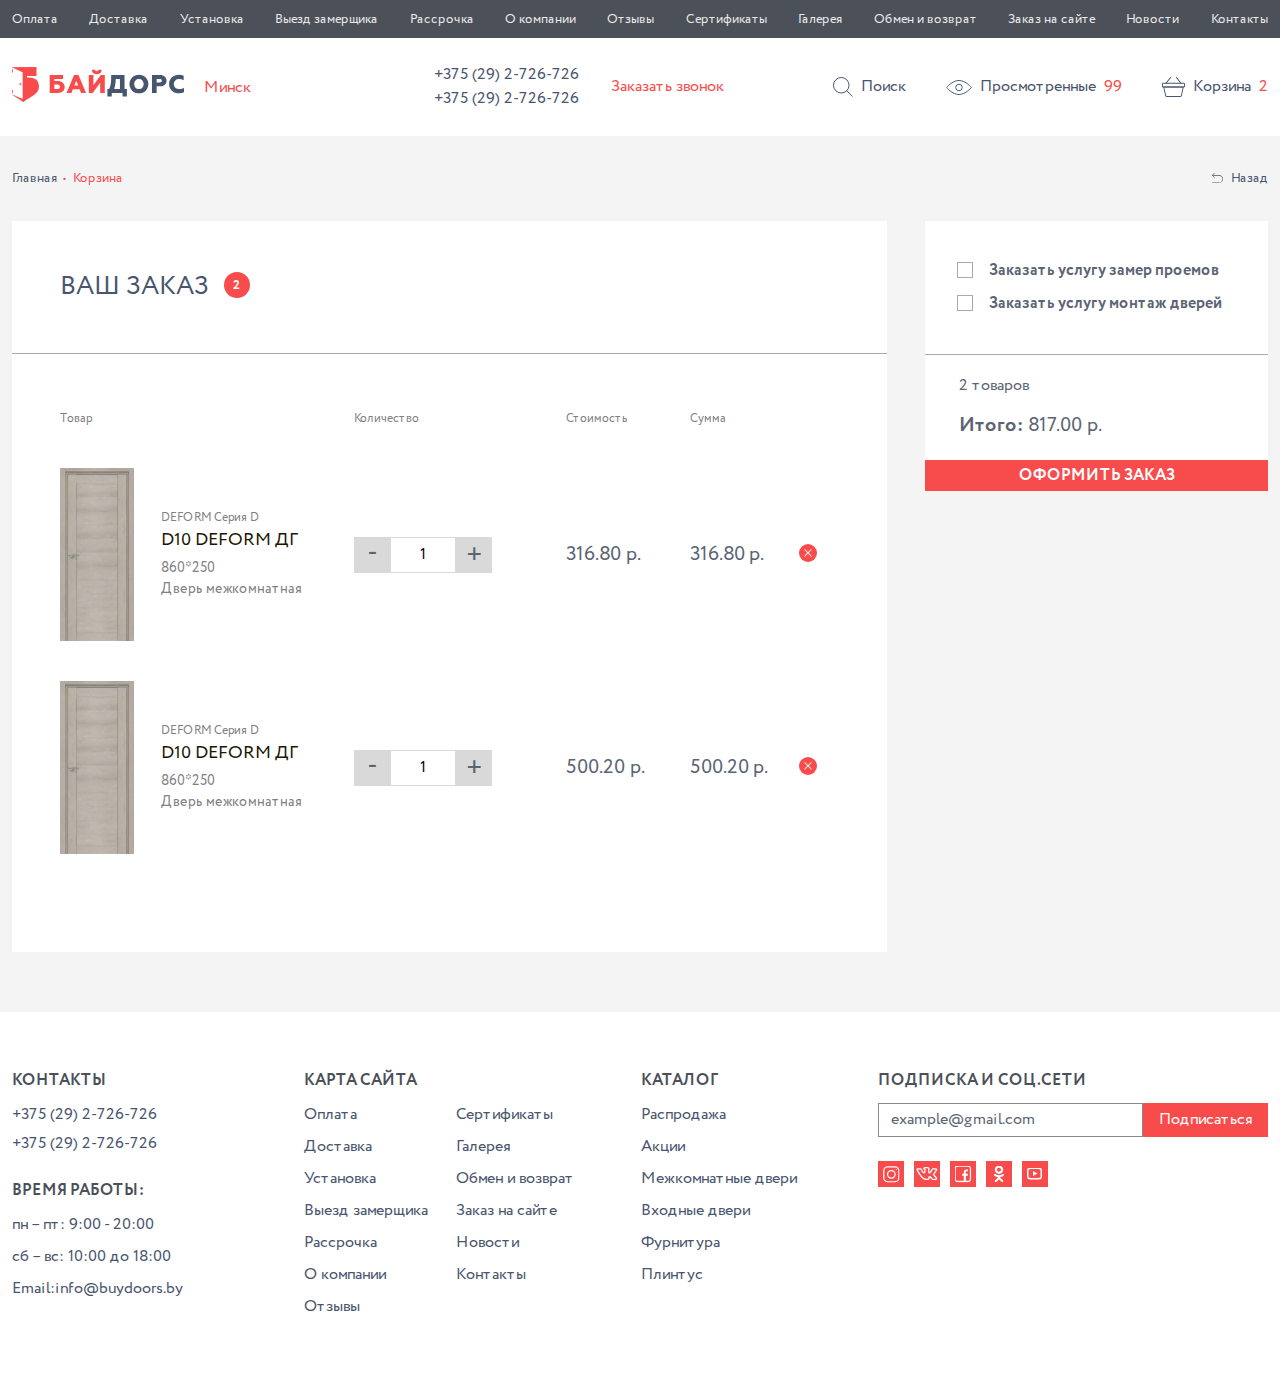
<file: cart-page.html>
<!DOCTYPE html>
<html lang="en">
<head>
    <meta charset="UTF-8">
    <meta name="viewport" content="width=device-width, initial-scale=1.0">
    <title>Входные и межкомнатные двери - компания Bydoors</title>
    <link rel="stylesheet" href="css/style.css">
</head>
<body>
    <div class="page-main-content">
        <!-- header starts -->
        <header class="header">
            <div class="header-top">
                <div class="container container_header-top">
                    <nav class="header-top__menu" data-da="menu-block,3,1024">
                        <ul class="header-top__menu-list header-top__menu-list_no-catalogue-menu-list">
                            <li class="header-top__menu-item"> <a href="text-page.html" class="header-top__menu-link">Оплата</a></li>
                            <li class="header-top__menu-item"><a href="text-page.html" class="header-top__menu-link">Доставка</a></li>
                            <li class="header-top__menu-item"><a href="text-page.html" class="header-top__menu-link">Установка</a></li>
                            <li class="header-top__menu-item"><a href="text-page.html" class="header-top__menu-link">Выезд замерщика</a></li>
                            <li class="header-top__menu-item"><a href="text-page.html" class="header-top__menu-link">Рассрочка</a></li>
                            <li class="header-top__menu-item"><a href="about-company-page.html" class="header-top__menu-link">О компании</a></li>
                            <li class="header-top__menu-item"><a href="feedback-page.html" class="header-top__menu-link">Отзывы</a></li>
                            <li class="header-top__menu-item"><a href="text-page.html" class="header-top__menu-link">Сертификаты</a></li>
                            <li class="header-top__menu-item"><a href="gallery-page.html" class="header-top__menu-link">Галерея</a></li>
                            <li class="header-top__menu-item"><a href="text-page.html" class="header-top__menu-link">Обмен и возврат</a></li>
                            <li class="header-top__menu-item"><a href="text-page.html" class="header-top__menu-link">Заказ на сайте</a></li>
                            <li class="header-top__menu-item"><a href="news-page.html" class="header-top__menu-link">Новости</a></li>
                            <li class="header-top__menu-item"><a href="contacts-page.html" class="header-top__menu-link">Контакты</a></li>
                        </ul>
                    </nav>
                </div>
            </div>

           <div class="header-bottom">
                <div class="container">
                    <div class="header-bottom__content-wrapper">
                        <label for="toggle-checkbox" class="header-bottom__burger-menu-open-button">
                            <span class="header-bottom__open-button-bar"></span>
                        </label>
                        <div class="header-bottom__logo-city-block">
                            <div class="header-bottom__logo-wrapper">
                                <a href="index.html" class="header-bottom__logo-link"><picture><source srcset="img/header/logo.svg" type="image/webp"><img  src="img/header/logo.svg" class="header-bottom__logo-image" alt="логотип компании"></picture></a>
                            </div>
                            <div class="header-bottom__city-select-wrapper" data-da="header,last,1024">
                                <select name="city-select" id="city-select" class="header-bottom__city-select">
                                    <option value="Минск" data-value="Минск" disabled>Минск</option>
                                    <option value="Минск">Минск</option>
                                    <option value="Гомель">Гомель</option>
                                    <option value="Могилёв">Могилёв</option>
                                    <option value="Борисов">Борисов</option>
                                    <option value="Брест">Брест</option>
                                    <option value="Витебск">Витебск</option>
                                    <option value="Барановичи">Барановичи</option>
                                </select>
                            </div>
                        </div>
                        <div class="header-bottom__phones-block">
                            <div class="header-bottom__numbers" data-da="menu-block,2,1024" data-value="Минск">
                                <a href="tel:+375292726726" class="header-bottom__phone">+375 (29) 2-726-726</a>
                                <a href="tel:+375292726726" class="header-bottom__phone">+375 (29) 2-726-726</a>
                            </div>
                            <div class="header-bottom__numbers" data-da="menu-block,2,1024" data-value="Гомель">
                                <a href="tel:+375292726725" class="header-bottom__phone">+375 (29) 2-726-725</a>
                                <a href="tel:+375292726725" class="header-bottom__phone">+375 (29) 2-726-725</a>
                            </div>
                            <div class="header-bottom__numbers" data-da="menu-block,2,1024" data-value="Могилёв">
                                <a href="tel:+375292726724" class="header-bottom__phone">+375 (29) 2-726-724</a>
                                <a href="tel:+375292726724" class="header-bottom__phone">+375 (29) 2-726-724</a>
                            </div>
                            <div class="header-bottom__numbers" data-da="menu-block,2,1024" data-value="Борисов">
                                <a href="tel:+375292726723" class="header-bottom__phone">+375 (29) 2-726-723</a>
                                <a href="tel:+375292726723" class="header-bottom__phone">+375 (29) 2-726-723</a>
                            </div>
                            <div class="header-bottom__numbers" data-da="menu-block,2,1024" data-value="Брест">
                                <a href="tel:+375292726722" class="header-bottom__phone">+375 (29) 2-726-722</a>
                                <a href="tel:+375292726722" class="header-bottom__phone">+375 (29) 2-726-722</a>
                            </div>
                            <div class="header-bottom__numbers" data-da="menu-block,2,1024" data-value="Витебск">
                                <a href="tel:+375292726721" class="header-bottom__phone">+375 (29) 2-726-721</a>
                                <a href="tel:+375292726721" class="header-bottom__phone">+375 (29) 2-726-721</a>
                            </div>
                            <div class="header-bottom__numbers" data-da="menu-block,2,1024" data-value="Барановичи">
                                <a href="tel:+375292726723" class="header-bottom__phone">+375 (29) 2-726-720</a>
                                <a href="tel:+375292726723" class="header-bottom__phone">+375 (29) 2-726-720</a>
                            </div>
                            <span class="header-bottom__order-call-button">Заказать звонок</span>
                        </div>
                        <div class="header-bottom__search-cart-block">
                            <div class="header-bottom__search">
                                <svg class="header-bottom__search-icon" width="20" height="20" viewBox="0 0 20 20" fill="none" xmlns="http://www.w3.org/2000/svg">
                                    <circle cx="8.26079" cy="8.26079" r="7.76079" stroke="#48556E"/>
                                    <line x1="13.5708" y1="13.6898" x2="19.3534" y2="19.4723" stroke="#48556E"/>
                                </svg>
                                <span class="header-bottom__search-text">Поиск</span>
                            </div>
                            <a href="catalogue-page.html" class="header-bottom__goods-seen-block">
                                <svg class="header-bottom__goods-seen-icon" width="26" height="15" viewBox="0 0 26 15" fill="none" xmlns="http://www.w3.org/2000/svg">
                                    <path d="M0.632271 7.51139C0.629039 7.50756 0.625837 7.50376 0.622665 7.5C0.625837 7.49624 0.629039 7.49244 0.632271 7.48861C0.800759 7.28908 1.05073 7.00229 1.37347 6.65733C2.0195 5.96683 2.95423 5.04634 4.10794 4.12681C6.4279 2.27778 9.57162 0.481856 13 0.481856C16.4284 0.481856 19.5721 2.27778 21.8921 4.12681C23.0458 5.04634 23.9805 5.96683 24.6265 6.65733C24.9493 7.00229 25.1992 7.28908 25.3677 7.48861C25.371 7.49244 25.3742 7.49624 25.3773 7.5C25.3742 7.50376 25.371 7.50756 25.3677 7.51139C25.1992 7.71092 24.9493 7.99771 24.6265 8.34267C23.9805 9.03318 23.0458 9.95366 21.8921 10.8732C19.5721 12.7222 16.4284 14.5181 13 14.5181C9.57162 14.5181 6.4279 12.7222 4.10794 10.8732C2.95423 9.95366 2.0195 9.03318 1.37347 8.34267C1.05073 7.99771 0.800759 7.71092 0.632271 7.51139Z" stroke="#48556E" stroke-width="0.963712"/>
                                    <circle cx="12.9687" cy="7.48338" r="3.25983" stroke="#48556E" stroke-width="0.963712"/>
                                </svg>
                                <span class="header-bottom__goods-seen-text">Просмотренные</span>
                                <span class="header-bottom__goods-seen-amount">99</span>
                            </a>
                            <a href="cart-page.html" class="header-bottom__to-cart-block-link">
                                <svg class="header-bottom__cart-icon" width="23" height="20" viewBox="0 0 23 20" fill="none" xmlns="http://www.w3.org/2000/svg">
                                    <path d="M20.8282 9.87384C20.7739 10.117 20.7172 10.3626 20.6629 10.6058C20.5283 11.2008 20.3937 11.7982 20.2591 12.3932C20.0891 13.1464 19.9191 13.9019 19.7491 14.6551C19.5886 15.3658 19.428 16.0765 19.2675 16.7848C19.1612 17.2523 19.0573 17.7175 18.9511 18.185C18.9322 18.2653 18.9157 18.3432 18.8968 18.4235V18.4258C18.8897 18.4589 18.8826 18.4896 18.8708 18.5226C18.8637 18.5439 18.8212 18.6501 18.8496 18.5887C18.8802 18.525 18.833 18.6194 18.8236 18.6336C18.8094 18.6619 18.7929 18.6903 18.774 18.7162C18.7598 18.7375 18.6984 18.7989 18.7457 18.7587C18.7952 18.7162 18.715 18.7894 18.6984 18.806C18.6772 18.8296 18.6536 18.8485 18.63 18.8721C18.5662 18.9311 18.6984 18.8272 18.6252 18.8768C18.5686 18.9146 18.5072 18.9476 18.4482 18.9807C18.4033 19.0043 18.4859 18.9641 18.4883 18.9641C18.4741 18.9641 18.4552 18.976 18.4434 18.9807C18.4127 18.9925 18.382 19.0019 18.3514 19.009C18.3207 19.0185 18.2876 19.0232 18.2569 19.0303C18.2073 19.0421 18.2994 19.0255 18.3018 19.0255C18.2829 19.0208 18.2545 19.0303 18.2357 19.0303C18.0491 19.0397 17.8579 19.0326 17.6714 19.0326C17.218 19.0326 16.7647 19.0326 16.3113 19.0326C15.6597 19.0326 15.0056 19.0326 14.354 19.0326C13.5961 19.0326 12.8358 19.0326 12.0779 19.0326C11.294 19.0326 10.5101 19.0326 9.72619 19.0326C9.00841 19.0326 8.29299 19.0326 7.57521 19.0326C7.01563 19.0326 6.45368 19.0326 5.8941 19.0326C5.58007 19.0326 5.26368 19.0326 4.94965 19.0326C4.87173 19.0326 4.79382 19.0303 4.7159 19.0279C4.66395 19.0255 4.7584 19.0326 4.76076 19.035C4.74895 19.0279 4.72534 19.0279 4.71354 19.0255C4.68284 19.0185 4.64979 19.0114 4.61909 19.0019C4.5884 18.9925 4.5577 18.9807 4.52701 18.9712C4.47743 18.9547 4.56479 18.9854 4.56715 18.9878C4.5577 18.976 4.52465 18.9665 4.51048 18.9594C4.45618 18.9311 4.40423 18.8815 4.34993 18.8579C4.35229 18.8579 4.4184 18.9169 4.38298 18.8815C4.37117 18.8697 4.35937 18.8603 4.34756 18.8508C4.32159 18.8248 4.29562 18.7989 4.26965 18.7729C4.26256 18.7658 4.2484 18.7398 4.23895 18.7375C4.24131 18.7375 4.29326 18.813 4.26492 18.7705C4.2484 18.7446 4.22951 18.7186 4.21062 18.6903C4.19409 18.6619 4.17756 18.636 4.1634 18.6053C4.15867 18.5958 4.15159 18.5675 4.14215 18.5628C4.15867 18.5769 4.17284 18.6501 4.15395 18.5864C4.13506 18.5321 4.1209 18.4778 4.10673 18.4235C4.04298 18.1472 3.98159 17.8686 3.91784 17.59C3.77853 16.9761 3.63923 16.3622 3.50228 15.7483C3.32992 14.9904 3.15992 14.2325 2.98756 13.4745C2.82936 12.7757 2.67117 12.0768 2.51297 11.3779C2.41381 10.9363 2.31464 10.4972 2.21547 10.0556C2.20131 9.99426 2.18714 9.93287 2.17534 9.87384C2.02422 10.0722 1.87075 10.2729 1.71964 10.4712C1.89436 10.4712 2.06908 10.4712 2.24381 10.4712C2.71839 10.4712 3.19534 10.4712 3.66992 10.4712C4.36881 10.4712 5.07007 10.4712 5.76896 10.4712C6.62604 10.4712 7.48313 10.4712 8.34021 10.4712C9.27994 10.4712 10.2173 10.4712 11.157 10.4712C12.1015 10.4712 13.0459 10.4712 13.988 10.4712C14.8711 10.4712 15.7565 10.4712 16.6395 10.4712C17.3857 10.4712 18.1341 10.4712 18.8802 10.4712C19.4162 10.4712 19.9498 10.4712 20.4858 10.4712C20.7408 10.4712 20.9958 10.4759 21.2484 10.4712C21.2603 10.4712 21.2697 10.4712 21.2815 10.4712C21.5294 10.4712 21.7655 10.254 21.7537 9.99898C21.7419 9.74398 21.5459 9.52676 21.2815 9.52676C21.1068 9.52676 20.9321 9.52676 20.7573 9.52676C20.2827 9.52676 19.8058 9.52676 19.3312 9.52676C18.6323 9.52676 17.9311 9.52676 17.2322 9.52676C16.3751 9.52676 15.518 9.52676 14.6609 9.52676C13.7212 9.52676 12.7838 9.52676 11.8441 9.52676C10.8997 9.52676 9.95522 9.52676 9.01313 9.52676C8.13007 9.52676 7.24466 9.52676 6.3616 9.52676C5.61548 9.52676 4.86701 9.52676 4.1209 9.52676C3.58492 9.52676 3.05131 9.52676 2.51534 9.52676C2.26034 9.52676 2.00533 9.52203 1.75269 9.52676C1.74089 9.52676 1.73144 9.52676 1.71964 9.52676C1.40089 9.52676 1.19783 9.82662 1.26394 10.1241C1.32061 10.372 1.37728 10.6223 1.43158 10.8702C1.56853 11.4747 1.70547 12.0815 1.84242 12.6859C2.01478 13.4486 2.18714 14.2112 2.3595 14.9739C2.52006 15.6869 2.68061 16.3976 2.84117 17.1107C2.9427 17.564 3.04659 18.0197 3.14812 18.473C3.16464 18.5415 3.17881 18.61 3.19534 18.6785C3.34409 19.316 3.88478 19.8519 4.53881 19.9511C4.79145 19.9889 5.04409 19.9794 5.29909 19.9794C5.74771 19.9794 6.19632 19.9794 6.64729 19.9794C7.30368 19.9794 7.96007 19.9794 8.6141 19.9794C9.38383 19.9794 10.1536 19.9794 10.9233 19.9794C11.7143 19.9794 12.5052 19.9794 13.2986 19.9794C14.0163 19.9794 14.7365 19.9794 15.4543 19.9794C16.0162 19.9794 16.5782 19.9794 17.1401 19.9794C17.4494 19.9794 17.7611 19.9794 18.0704 19.9794C18.2191 19.9794 18.3608 19.97 18.5072 19.944C19.1423 19.8307 19.6594 19.2994 19.8034 18.6808C19.8625 18.4234 19.9191 18.1661 19.9782 17.9064C20.1175 17.2925 20.2544 16.6786 20.3937 16.0647C20.5661 15.3044 20.7361 14.5441 20.9084 13.7839C21.069 13.0755 21.2296 12.3672 21.3901 11.6565C21.4916 11.2079 21.5932 10.7593 21.6947 10.313C21.7089 10.2516 21.723 10.1879 21.7372 10.1265C21.7915 9.88565 21.664 9.60467 21.4066 9.54565C21.1705 9.48898 20.8872 9.61648 20.8282 9.87384Z" fill="#48556E"/>
                                    <path d="M22.0554 6.91558C22.0554 7.7278 22.0696 8.54239 22.0554 9.35461C22.0554 9.35933 22.0554 9.36169 22.0554 9.36642C22.0554 9.36642 22.0554 9.36642 22.0554 9.36878C22.0554 9.38058 22.0554 9.39003 22.0554 9.40183C22.0507 9.44433 22.053 9.44433 22.0578 9.40183C22.0601 9.39239 22.0601 9.38058 22.0625 9.37114C22.0578 9.39239 22.053 9.41128 22.0459 9.43253C22.0294 9.50572 22.0389 9.39475 22.0601 9.40656C22.0625 9.40892 22.0341 9.45378 22.0318 9.46086C21.994 9.5435 22.0955 9.4042 22.0318 9.46322C22.0153 9.47975 21.9916 9.49864 21.9775 9.51517C21.9468 9.55767 22.0719 9.46558 21.9869 9.50336C21.9798 9.50572 21.935 9.53406 21.9326 9.5317C21.9232 9.51281 22.0318 9.50336 21.9586 9.51753C21.9491 9.51989 21.9397 9.52225 21.9279 9.52697C21.8878 9.53642 21.8878 9.53642 21.9279 9.52933C21.9373 9.52697 21.9491 9.52697 21.9586 9.52461C21.9421 9.52697 21.9255 9.52697 21.9114 9.52697C21.9043 9.52697 21.8996 9.52697 21.8948 9.52697C21.8736 9.52697 21.8547 9.52697 21.8334 9.52697C21.7012 9.52697 21.5666 9.52697 21.4344 9.52697C20.8583 9.52697 20.2822 9.52697 19.7061 9.52697C18.8136 9.52697 17.9211 9.52697 17.0286 9.52697C15.933 9.52697 14.8351 9.52697 13.7395 9.52697C12.5731 9.52697 11.4068 9.52697 10.2404 9.52697C9.11647 9.52697 7.99257 9.52697 6.87104 9.52697C5.90771 9.52697 4.94201 9.52697 3.97867 9.52697C3.29867 9.52697 2.61867 9.52697 1.93867 9.52697C1.66242 9.52697 1.38617 9.5317 1.11228 9.52697H1.10991C1.10991 9.52697 1.07922 9.52697 1.07686 9.52697C0.980053 9.52697 1.13589 9.55767 1.09339 9.52933C1.0863 9.52461 1.01783 9.51281 1.01783 9.50808C1.01547 9.51517 1.12644 9.55295 1.02019 9.50336C0.951719 9.47031 1.06033 9.50808 1.04144 9.52461C1.03908 9.52697 1.0013 9.4892 0.996581 9.48447C0.989497 9.47739 0.982414 9.47031 0.975331 9.46322C0.949358 9.43253 0.949358 9.43253 0.975331 9.46322C0.982414 9.47031 0.987136 9.47975 0.99422 9.48683C0.982414 9.47031 0.972969 9.45142 0.963525 9.43489C0.921025 9.3735 0.994219 9.4585 0.972969 9.46322C0.970608 9.46322 0.956442 9.41128 0.954081 9.4042C0.918664 9.31211 0.954081 9.48211 0.954081 9.42072C0.954081 9.40892 0.951719 9.37822 0.951719 9.37114C0.949358 9.24364 0.951719 9.11614 0.951719 8.98864C0.951719 8.4503 0.951719 7.91433 0.951719 7.37599C0.951719 7.22724 0.949358 7.07613 0.951719 6.92738C0.951719 6.92502 0.951719 6.92266 0.951719 6.9203C0.951719 6.91085 0.951719 6.89669 0.951719 6.88724C0.951719 6.79044 0.921025 6.94863 0.949358 6.90377C0.954081 6.89669 0.965886 6.82822 0.970608 6.82822C0.980053 6.83058 0.91158 6.93446 0.961164 6.85655C0.958803 6.86127 0.991858 6.8046 0.991858 6.8046C0.946997 6.85891 0.942275 6.86599 0.975331 6.82822C0.982414 6.82113 0.989497 6.81405 0.996581 6.80697C1.00366 6.79988 1.01075 6.7928 1.01783 6.78571C1.04853 6.75974 1.04853 6.75974 1.01783 6.78571C1.01075 6.7928 1.0013 6.79752 0.99422 6.8046C1.01075 6.7928 1.02964 6.78335 1.04616 6.77391C1.10755 6.73141 1.02255 6.8046 1.01783 6.78335C1.01783 6.78099 1.06978 6.76683 1.07686 6.76446C1.16894 6.72905 0.998942 6.76446 1.06033 6.76446C1.01075 6.76446 1.22325 6.75974 1.10991 6.7621C1.10991 6.7621 1.10991 6.7621 1.11228 6.7621C1.18547 6.75974 1.25866 6.7621 1.33422 6.7621C1.81825 6.7621 2.29992 6.7621 2.78395 6.7621C3.61034 6.7621 4.43673 6.7621 5.26548 6.7621C6.3209 6.7621 7.37868 6.7621 8.4341 6.7621C9.59577 6.7621 10.7598 6.7621 11.9215 6.7621C13.0666 6.7621 14.2118 6.7621 15.3545 6.7621C16.3651 6.7621 17.378 6.7621 18.3886 6.7621C19.1489 6.7621 19.9091 6.7621 20.6694 6.7621C21.0543 6.7621 21.4415 6.7621 21.8264 6.7621C21.85 6.7621 21.8736 6.7621 21.8972 6.7621H21.8996C21.9114 6.7621 22.0459 6.7621 21.9326 6.7621C22.0105 6.7621 21.8996 6.77391 21.9019 6.75738C21.9019 6.75502 21.9539 6.77155 21.9633 6.77391C22.0554 6.7928 21.9137 6.73141 21.9491 6.76683C21.9539 6.77155 22.0176 6.80224 22.0153 6.8046C22.0105 6.81169 21.9279 6.72196 21.9916 6.78808C22.0058 6.80224 22.02 6.81641 22.0341 6.83058C22.1003 6.89197 22.0129 6.76919 22.0247 6.81877C22.0271 6.82585 22.0672 6.88252 22.0625 6.88488C22.053 6.8896 22.0294 6.76919 22.0483 6.85891C22.0483 6.85419 22.0648 6.9203 22.0648 6.9203C22.0625 6.89905 22.0601 6.8778 22.0578 6.85655C22.0554 6.87308 22.0554 6.89433 22.0554 6.91558C22.0625 7.16349 22.2679 7.39961 22.5276 7.3878C22.7779 7.37599 23.0069 7.18002 22.9998 6.91558C22.9833 6.27571 22.4733 5.81057 21.8453 5.81057C21.7154 5.81057 21.5879 5.81057 21.458 5.81057C20.8772 5.81057 20.2964 5.81057 19.7132 5.81057C18.8041 5.81057 17.8975 5.81057 16.9884 5.81057C15.874 5.81057 14.7619 5.81057 13.6475 5.81057C12.4645 5.81057 11.284 5.81057 10.1011 5.81057C8.96063 5.81057 7.82021 5.81057 6.67979 5.81057C5.71882 5.81057 4.75784 5.81057 3.79451 5.81057C3.13339 5.81057 2.47228 5.81057 1.81117 5.81057C1.63172 5.81057 1.45228 5.81057 1.27519 5.81057C1.12172 5.81057 0.975331 5.80821 0.821858 5.84835C0.333106 5.97349 0.0119945 6.43155 0.00255 6.92738C0.000188884 7.08322 0.00255 7.23669 0.00255 7.39252C0.00255 7.93794 0.00255 8.48336 0.00255 9.02878C0.00255 9.15628 -0.00453334 9.2885 0.00491113 9.41836C0.0497724 10.0086 0.51019 10.462 1.10755 10.4738C1.17603 10.4761 1.2445 10.4738 1.31061 10.4738C1.79464 10.4738 2.28103 10.4738 2.76506 10.4738C3.60326 10.4738 4.44145 10.4738 5.27729 10.4738C6.35396 10.4738 7.42827 10.4738 8.50494 10.4738C9.68313 10.4738 10.8637 10.4738 12.0419 10.4738C13.2012 10.4738 14.3629 10.4738 15.5222 10.4738C16.5398 10.4738 17.5598 10.4738 18.5775 10.4738C19.3212 10.4738 20.0673 10.4738 20.8111 10.4738C21.1605 10.4738 21.51 10.4761 21.8571 10.4738C22.4875 10.4714 22.9857 9.98975 22.9951 9.35461C23.0022 8.91072 22.9951 8.46919 22.9951 8.0253C22.9951 7.65697 22.9951 7.28627 22.9951 6.91794C22.9951 6.67002 22.7779 6.43391 22.5229 6.44571C22.2726 6.45516 22.0554 6.65113 22.0554 6.91558Z" fill="#48556E"/>
                                    <path d="M14.1127 0.712912C14.6085 1.3693 15.102 2.02569 15.5978 2.68208C16.3817 3.72098 17.1656 4.75987 17.9495 5.80112C18.1313 6.04196 18.3131 6.28279 18.4949 6.52362C18.6437 6.7196 18.9105 6.84237 19.1419 6.69362C19.3355 6.56848 19.4701 6.25918 19.3119 6.04668C18.816 5.39029 18.3226 4.7339 17.8267 4.07751C17.0428 3.03861 16.259 1.99972 15.4751 0.958468C15.2933 0.717634 15.1114 0.4768 14.9296 0.235966C14.7809 0.0399936 14.5141 -0.0827846 14.2827 0.0659658C14.0867 0.191105 13.9521 0.500412 14.1127 0.712912Z" fill="#48556E"/>
                                    <path d="M4.50737 6.52137C5.00321 5.86498 5.49668 5.20859 5.99252 4.5522C6.77641 3.5133 7.5603 2.47441 8.34419 1.43316C8.52599 1.19233 8.7078 0.951491 8.88961 0.710657C9.03836 0.512324 8.92738 0.174684 8.71961 0.0637111C8.47169 -0.0685115 8.23322 0.0212111 8.07266 0.233712C7.57682 0.890103 7.08335 1.54649 6.58752 2.20288C5.80363 3.24178 5.01973 4.28067 4.23584 5.32192C4.05404 5.56276 3.87223 5.80359 3.69042 6.04442C3.54167 6.24276 3.65265 6.5804 3.86043 6.69137C4.1107 6.82359 4.34918 6.73387 4.50737 6.52137Z" fill="#48556E"/>
                                </svg>
                                <span class="header-bottom__cart-text">Корзина</span>
                                <span class="header-bottom__in-cart-amount">36</span>      
                            </a>
                        </div>
                    </div>
                </div>
            </div>
        </header>
        <!-- header end -->
        
        <main class="cart-page-main">
            <input id="toggle-checkbox" type="checkbox" class="menu-section__toggle-checkbox">
            <div class="menu-section__background-mobile"></div>
            <div class="good-card-section__menu-block menu-block menu-block_no-catalogue-menu-block">               
            </div>
            <div class="container">
                <div class="page-top-block">
                    <div class="page-top-block__breadcrumbs">
                        <a href="index.html" class="page-top-block__breadcrumbs-item">Главная</a>
                        <a href="#" class="page-top-block__breadcrumbs-item active">Корзина</a>
                    </div>
                    <a href="index.html" class="page-top-block__back-link">
                        <svg class="page-top-block__back-link-image" width="11" height="11" viewBox="0 0 11 11" fill="none" xmlns="http://www.w3.org/2000/svg">
                            <path d="M11 6.04836C10.9988 7.10121 10.574 8.11059 9.81893 8.85504C9.06386 9.59949 8.04013 10.0182 6.97234 10.0194H0.484744C0.407599 10.0194 0.333614 9.98916 0.279064 9.93538C0.224514 9.88159 0.193869 9.80864 0.193869 9.73257C0.193869 9.65651 0.224514 9.58356 0.279064 9.52977C0.333614 9.47599 0.407599 9.44577 0.484744 9.44577H6.97234C7.88621 9.44577 8.76266 9.08781 9.40886 8.45065C10.0551 7.81349 10.4181 6.94931 10.4181 6.04822C10.4181 5.14713 10.0551 4.28295 9.40886 3.64579C8.76266 3.00862 7.88621 2.65067 6.97234 2.65067H0.990954L2.59787 4.23509C2.62544 4.2616 2.6474 4.29324 2.66247 4.32818C2.67755 4.36312 2.68543 4.40066 2.68568 4.43863C2.68592 4.4766 2.67852 4.51424 2.66389 4.54937C2.64927 4.58449 2.62772 4.6164 2.60049 4.64325C2.57326 4.6701 2.54089 4.69135 2.50527 4.70577C2.46965 4.72019 2.43147 4.72749 2.39297 4.72725C2.35446 4.72701 2.31638 4.71923 2.28095 4.70437C2.24551 4.68951 2.21342 4.66785 2.18654 4.64067L0.0831036 2.56666C0.0805148 2.56414 0.0797584 2.56064 0.077286 2.55806C0.0531843 2.53358 0.0337886 2.50499 0.0200417 2.47368L0.0197801 2.47271C0.018762 2.47024 0.0188201 2.4676 0.0178602 2.46508C0.00691636 2.43609 0.000882432 2.40553 3.31776e-07 2.37462C-1.46921e-05 2.36496 0.00048054 2.35531 0.00148387 2.34571C0.00443758 2.31157 0.0125964 2.27807 0.0256848 2.24633C0.0394308 2.21473 0.0588865 2.18586 0.0831036 2.16112L2.18654 0.0871183C2.21339 0.0598196 2.24549 0.0380599 2.28095 0.0231051C2.31641 0.00815026 2.35454 0.000298919 2.39311 8.37069e-06C2.43168 -0.000282178 2.46992 0.00699374 2.50561 0.0214126C2.5413 0.0358314 2.57373 0.0571052 2.601 0.0839961C2.62828 0.110887 2.64986 0.142858 2.66448 0.178049C2.67911 0.213239 2.68649 0.250946 2.6862 0.288976C2.6859 0.327006 2.67795 0.364598 2.66278 0.399567C2.64762 0.434535 2.62555 0.46618 2.59787 0.492661L0.990954 2.0772H6.97234C8.04013 2.07842 9.06384 2.4972 9.8189 3.24167C10.574 3.98614 10.9987 4.99551 11 6.04836Z" fill="#48556E"/>
                        </svg>                            
                        <span class="page-top-block__back-link-text">Назад</span>
                    </a>
                </div>
            </div>

            <section class="order-section">
                <div class="container">
                    <div class="order-section-content-wrapper">
                        <div class="order-block">
                            <div class="order-block__header">
                                <h1 class="order-block__headline">Ваш заказ</h1>
                                <span class="order-block__ordered-amount-wrapper"><span class="order-block__ordered-amount">36</span> </span>
                            </div>
                            <!-- cart-content starts -->
                            <div class="order-block__in-cart in-cart">
                                <form id="in-cart__cart-form">
                                    <div class="in-cart__table">
                                        <div class="in-cart__column in-cart__column_img"></div>
                                        <div class="in-cart__column in-cart__column_title"></div>
                                        <div class="in-cart__column in-cart__column_weight"></div>
                                        <div class="in-cart__column in-cart__column_amount"></div>
                                        <div class="in-cart__column in-cart__column_sum"></div>
                                        <header class="in-cart__header">
                                            <ul class="in-cart__list">
                                                <li class="in-cart__item">Товар</li>
                                                <li class="in-cart__item"></li>
                                                <li class="in-cart__item">Количество</li>
                                                <li class="in-cart__item">Стоимость</li>
                                                <li class="in-cart__item">Сумма</li>
                                            </ul>
                                        </header>
                                        <!-- cart-content starts -->
                                        <div class="in-cart__content">
                                            <ul class="in-cart__list in-cart__list_product-cart">
                                                <li class="in-cart__item in-cart__item_image">
                                                    <div class="in-cart__image-wrapper">
                                                        <picture><source srcset="./img/cart-page/door.webp" type="image/webp"><img src="./img/cart-page/door.jpg" alt="картинка продукта" class="in-cart__image"></picture>
                                                    </div>
                                                </li>
                                                <li class="in-cart__item in-cart__item_description">
                                                    <div class="in-cart__description-params-block">
                                                        <span class="in-cart__good-company">DEFORM Серия D</span>
                                                        <h2 class="in-cart__good-title">D10 DEFORM ДГ</h2>
                                                        <span class="in-cart__good-param result-item__good-param_dimensions">860*250</span>
                                                        <span class="in-cart__good-param">Дверь межкомнатная</span>
                                                    </div>
                                                </li>
                                                <li class="in-cart__item in-cart__item_quantity">
                                                        <div class="in-cart__quantity-elements-container">
                                                            <span class="in-cart__minus-button"><span>-</span></span>
                                                            <input type="text" class="in-cart__amount" value="1" readonly>
                                                            <span class="in-cart__plus-button"><span>+</span></span>
                                                        </div>
                                                </li>
                                                <li class="in-cart__item in-cart__item_price">
                                                    <span class="in-cart__price" data-cart-product-price="316.80" >316.80<span class="in-cart__currency"> р.</span></span>
                                                </li>
                                                <li class="in-cart__item in-cart__item_sum">
                                                    <div class="in-cart__sum-del-wrapper">
                                                        <span class="in-cart__sum-block"> <span class="in-cart__sum" data-cart-product-sum="9316.80">316.80</span> <span class="in-cart__currency"> р.</span></span>
                                                        <span class="in-cart__del-button"></span>
                                                    </div>
                                                </li>
                                            </ul>
                                            <ul class="in-cart__list in-cart__list_product-cart">
                                                <li class="in-cart__item in-cart__item_image">
                                                    <div class="in-cart__image-wrapper">
                                                        <picture><source srcset="./img/cart-page/door.webp" type="image/webp"><img src="./img/cart-page/door.jpg" alt="картинка продукта" class="in-cart__image"></picture>
                                                    </div>
                                                </li>
                                                <li class="in-cart__item in-cart__item_description">
                                                    <div class="in-cart__description-params-block">
                                                        <span class="in-cart__good-company">DEFORM Серия D</span>
                                                        <h2 class="in-cart__good-title">D10 DEFORM ДГ</h2>
                                                        <span class="in-cart__good-param result-item__good-param_dimensions">860*250</span>
                                                        <span class="in-cart__good-param">Дверь межкомнатная</span>
                                                    </div>
                                                </li>
                                                <li class="in-cart__item in-cart__item_quantity">
                                                        <div class="in-cart__quantity-elements-container">
                                                            <span class="in-cart__minus-button"><span>-</span></span>
                                                            <input type="text" class="in-cart__amount" value="1" readonly>
                                                            <span class="in-cart__plus-button"><span>+</span></span>
                                                        </div>
                                                </li>
                                                <li class="in-cart__item in-cart__item_price">
                                                    <span class="in-cart__price" data-cart-product-price="500.20" >500.20<span class="in-cart__currency"> р.</span></span>
                                                </li>
                                                <li class="in-cart__item in-cart__item_sum">
                                                    <div class="in-cart__sum-del-wrapper">
                                                        <span class="in-cart__sum-block"> <span class="in-cart__sum" data-cart-product-sum="9316.80">316.80</span> <span class="in-cart__currency"> р.</span></span>
                                                        <span class="in-cart__del-button"></span>
                                                    </div>
                                                </li>
                                            </ul>
                                        </div>
                                        <!-- cart-content end -->
                                    </div>
                                
                                </form>
                            </div>
                        </div>

                        <div class="make-order-block">
                            <div class="make-order-block__top">
                                <label class="make-order-block__checkbox-label">
                                    <input name="select-service" type="checkbox" class="make-order-block__select-option-checkbox" data-servive-price="600" value="Заказать услугу замер проемов">
                                    <span class="make-order-block__checkbox-icon"></span>
                                    <span class="make-order-block__option-name"> Заказать услугу замер проемов</span>
                                </label>
                                <label class="make-order-block__checkbox-label">
                                    <input name="select-service" type="checkbox" class="make-order-block__select-option-checkbox" data-servive-price="800" value="Заказать услугу монтаж дверей">
                                    <span class="make-order-block__checkbox-icon"></span>
                                    <span class="make-order-block__option-name"> Заказать услугу монтаж дверей</span>
                                </label>
                            </div>
                            <div class="make-order-block__bottom">
                                <div class="make-order-block__bottom-info-block">
                                    <div class="make-order-block__goods-amount-block">
                                        <span class="make-order-block__goods-amount"> <span class="make-order-block__goods-amount-number" data-total-goods-amount="9">9</span>  <span class="make-order-block__goods-amount-text">товаров</span> </span>
                                    </div>
                                    <div class="make-order-block__total-price-block">
                                        Итого: <span class="make-order-block__total-price"><span class="make-order-block__total-price-sum" data-goods-total-price="9316.80">9316.80 </span></span><span class="make-order-block__currency"> р.</span>
                                    </div>
                                </div>
                                <a href="complete-order-page.html" class="make-order-block__button">оформить заказ</a>
                            </div>
                        </div>
                    </div>
                </div>
            </section>
        </main>
        <!-- footer starts -->
        <footer class="footer">
            <div class="container">
                <div class="footer-content-wrapper">
                    <div class="footer-block footer-block_contacts-schedule-block">
                        <div class="footer-block__items-block footer-block__items-block_contacts">
                            <div class="footer-block__headline">
                                Контакты
                            </div>
                            <a href="tel:+375292726726" class="footer-block__item footer-block__item_link">
                                +375 (29) 2-726-726
                            </a>
                            <a href="tel:+375292726726" class="ffooter-block__item footer-block__item_link">
                                +375 (29) 2-726-726
                            </a>
                        </div>
                        <div class="footer-block__items-block footer-block__items-block_work-schedule">
                            <div class="footer-block__headline">
                                Время работы:
                            </div>
                            <span class="footer-block__item">
                                пн – пт: 9:00 - 20:00
                            </span>
                            <span class="footer-block__item">
                                сб – вс: 10:00 до 18:00
                            </span>
                            <a href="mailto:info@buydoors.by" class="footer-block__item footer-block__item_link">
                                Email:info@buydoors.by
                            </a>
                        </div>
                    </div>
                    <div class="footer-block footer-block_map-block">
                        <div class="footer-block__headline">
                            Карта сайта
                        </div>
                        <div class="footer-block__items-block-wrapper">
                            <div class="footer-block__items-block">
                                <a href="text-page.html" class="footer-block__item footer-block__item_link">Оплата</a>
                                <a href="text-page.html" class="footer-block__item footer-block__item_link">Доставка</a>
                                <a href="text-page.html" class="footer-block__item footer-block__item_link">Установка</a>
                                <a href="text-page.html" class="footer-block__item footer-block__item_link">Выезд замерщика</a>
                                <a href="text-page.html" class="footer-block__item footer-block__item_link">Рассрочка</a>
                                <a href="about-company-page.html" class="footer-block__item footer-block__item_link">О компании</a>
                                <a href="text-page.html" class="footer-block__item footer-block__item_link">Отзывы</a>
                            </div>
                            <div class="footer-block__items-block">
                                <a href="text-page.html" class="footer-block__item footer-block__item_link">Сертификаты</a>
                                <a href="gallery-page.html" class="footer-block__item footer-block__item_link">Галерея</a>
                                <a href="text-page.html" class="footer-block__item footer-block__item_link">Обмен и возврат</a>
                                <a href="text-page.html" class="footer-block__item footer-block__item_link">Заказ на сайте</a>
                                <a href="news-page.html" class="footer-block__item footer-block__item_link">Новости</a>
                                <a href="text-page.html" class="footer-block__item footer-block__item_link">Контакты</a>
                            </div>
                        </div>
                    </div>
                    <div class="footer-block footer-block_catalogue">
                        <div class="footer-block__headline">
                        Каталог
                        </div>
                        <div class="footer-block__items-block">
                            <a href="catalogue-page.html" class="footer-block__item footer-block__item_link">Распродажа</a>
                            <a href="actions-page.html" class="footer-block__item footer-block__item_link">Акции</a>
                            <a href="catalogue-page.html" class="footer-block__item footer-block__item_link">Межкомнатные двери</a>
                            <a href="catalogue-page.html" class="footer-block__item footer-block__item_link">Входные двери</a>
                            <a href="catalogue-page.html" class="footer-block__item footer-block__item_link">Фурнитура</a>
                            <a href="catalogue-page.html" class="footer-block__item footer-block__item_link">Плинтус</a>
                        </div>
                    </div>
                    <div class="footer-block footer-block_subscription">
                        <div class="footer-block__headline">
                            ПОДПИСКА И  СОЦ.СЕТИ
                        </div>
                        <form class="footer-block__email-form">
                            <input type="email" class="footer-block__email-input" name="email-to-subscribe" value="example@gmail.com" required>
                            <button type="submit" class="footer-block__subscription-button">Подписаться</button>
                        </form>
                        <div class="footer-block__icons-block">
                            <div class="footer-block__icons-image">
                                <a href="https://www.instagram.com/" class="footer-block__icon-link"><picture><source srcset="img/footer/insta-icon.svg" type="image/webp"><img src="img/footer/insta-icon.svg" alt="иконка instagramm" class="footer-block__image"></picture></a>
                            </div>
                            <div class="footer-block__icons-image">
                                <a href="https://vk.com/" class="footer-block__icon-link"><picture><source srcset="img/footer/vk-icon.svg" type="image/webp"><img src="img/footer/vk-icon.svg" alt="иконка vkontakte" class="footer-block__image"></picture></a>
                            </div>
                            <div class="footer-block__icons-image">
                                <a href="https://www.facebook.com/" class="footer-block__icon-link"><picture><source srcset="img/footer/facebook-icon.svg" type="image/webp"><img src="img/footer/facebook-icon.svg" alt="иконка facebook" class="footer-block__image"></picture></a>
                            </div>
                            <div class="footer-block__icons-image">
                                <a href="https://ok.ru/" class="footer-block__icon-link"><picture><source srcset="img/footer/odnoklassniki-icon.svg" type="image/webp"><img src="img/footer/odnoklassniki-icon.svg" alt="иконка odnoklassniki" class="footer-block__image"></picture></a>
                            </div>
                            <div class="footer-block__icons-image">
                                <a href="https://www.youtube.com/" class="footer-block__icon-link"><picture><source srcset="img/footer/youtube-icon.svg" type="image/webp"><img src="img/footer/youtube-icon.svg" alt="иконка youtube" class="footer-block__image"></picture></a>
                            </div>
                        </div>
                    </div>
                </div>
            </div>
        </footer>   
        <!-- footer end -->
    </div>
    <div class="page-search-content">
        <div class="search-bar">
            <div class="container">
                <form method="get" name="searchForm" class="search-bar__form" action="/search/">
                    <div class="search-bar__input-wrapper">
                        <input id="main-search-unput" class="search-bar__input" type="text" name="searchInput" placeholder="Введите название товара">
                    </div>
                    <div class="search-bar__close-button">
                        <picture><source srcset="img/main-page/search-window/close-button.svg" type="image/webp"><img src="img/main-page/search-window/close-button.svg" alt="кнопка закрыть" class="search-bar__close-button-image"></picture>
                    </div>
                </form>
                
            </div>
        </div>
        <div class="search-results-block">
            <div class="container">
                <span class="search-results-block__amount-info">
                    Найдено 20 результатов
                </span>
                <div class="search-results-block__results-container" data-simplebar data-simplebar-auto-hide="false">
                    <div class="search-results-block__result-item result-item">
                        <div class="result-item__good-description-block">
                            <div class="result-item__image-wrapper">
                                <picture><source srcset="img/main-page/search-window/door.webp" type="image/webp"><img src="img/main-page/search-window/door.jpg" alt="фото товара" class="result-item__image"></picture>
                            </div>
                            <div class="result-item__description-params-block">
                                <span class="result-item__good-company">DEFORM Серия D</span>
                                <span class="result-item__good-title">D10 DEFORM ДГ</span>
                                <span class="result-item__good-param result-item__good-param_dimensions">860*250</span>
                                <span class="result-item__good-param">Дверь межкомнатная</span>
                            </div>
                        </div>
                        <a href="" class="result-item__see-good-link"><span class="result-item__see-good-button">Посмотреть товар</span></a>
                    </div>
                    <div class="search-results-block__result-item result-item">
                        <div class="result-item__good-description-block">
                            <div class="result-item__image-wrapper">
                                <picture><source srcset="img/main-page/search-window/door.webp" type="image/webp"><img src="img/main-page/search-window/door.jpg" alt="фото товара" class="result-item__image"></picture>
                            </div>
                            <div class="result-item__description-params-block">
                                <span class="result-item__good-company">DEFORM Серия D</span>
                                <span class="result-item__good-title">D10 DEFORM ДГ</span>
                                <span class="result-item__good-param result-item__good-param_dimensions">860*250</span>
                                <span class="result-item__good-param">Дверь межкомнатная</span>
                            </div>
                        </div>
                        <a href="" class="result-item__see-good-link"><span class="result-item__see-good-button">Посмотреть товар</span></a>
                    </div>
                    <div class="search-results-block__result-item result-item">
                        <div class="result-item__good-description-block">
                            <div class="result-item__image-wrapper">
                                <picture><source srcset="img/main-page/search-window/door.webp" type="image/webp"><img src="img/main-page/search-window/door.jpg" alt="фото товара" class="result-item__image"></picture>
                            </div>
                            <div class="result-item__description-params-block">
                                <span class="result-item__good-company">DEFORM Серия D</span>
                                <span class="result-item__good-title">D10 DEFORM ДГ</span>
                                <span class="result-item__good-param result-item__good-param_dimensions">860*250</span>
                                <span class="result-item__good-param">Дверь межкомнатная</span>
                            </div>
                        </div>
                        <a href="" class="result-item__see-good-link"><span class="result-item__see-good-button">Посмотреть товар</span></a>
                    </div>
                    <div class="search-results-block__result-item result-item">
                        <div class="result-item__good-description-block">
                            <div class="result-item__image-wrapper">
                                <picture><source srcset="img/main-page/search-window/door.webp" type="image/webp"><img src="img/main-page/search-window/door.jpg" alt="фото товара" class="result-item__image"></picture>
                            </div>
                            <div class="result-item__description-params-block">
                                <span class="result-item__good-company">DEFORM Серия D</span>
                                <span class="result-item__good-title">D10 DEFORM ДГ</span>
                                <span class="result-item__good-param result-item__good-param_dimensions">860*250</span>
                                <span class="result-item__good-param">Дверь межкомнатная</span>
                            </div>
                        </div>
                        <a href="" class="result-item__see-good-link"><span class="result-item__see-good-button">Посмотреть товар</span></a>
                    </div>
                    <div class="search-results-block__result-item result-item">
                        <div class="result-item__good-description-block">
                            <div class="result-item__image-wrapper">
                                <picture><source srcset="img/main-page/search-window/door.webp" type="image/webp"><img src="img/main-page/search-window/door.jpg" alt="фото товара" class="result-item__image"></picture>
                            </div>
                            <div class="result-item__description-params-block">
                                <span class="result-item__good-company">DEFORM Серия D</span>
                                <span class="result-item__good-title">D10 DEFORM ДГ</span>
                                <span class="result-item__good-param result-item__good-param_dimensions">860*250</span>
                                <span class="result-item__good-param">Дверь межкомнатная</span>
                            </div>
                        </div>
                        <a href="" class="result-item__see-good-link"><span class="result-item__see-good-button">Посмотреть товар</span></a>
                    </div>
                </div>
            </div>
        </div>
    </div>
    
    <!-- popup_order-call-->
    <div class="popup popup_order-call">
        <div class="popup__block">
            <div class="popup__content-order-call">
                <span class="popup__headline popup__headline_order-call">
                    Заказ звонка
                </span>
                <form id="order-call" class="popup__form popup__form_order-call">
                    <label for="order-call-client-name" class="popup__form-label">Имя</label>
                    <input  id="order-call-client-name" name="order-call-client-name" type="text" class="popup__form-input" required>
                    <label for="order-call-client-phone" class="popup__form-label">Номер телефона</label>
                    <input  id="order-call-client-phone" name="order-call-client-phone" type="tel" class="popup__form-input" placeholder="+375" required>
                </form>
            </div>
            <button type="submit" form="order-call" class="popup__button popup__button_order-call">Заказать звонок</button>
            <span class="popup__close-button"></span>
        </div>
    </div>
    <!-- popup_add-to-cart end-->

    <!-- popup_thanks starts -->
    <div class="popup popup_thanks">
        <div class="popup__block">
            <div class="popup__content-thanks">
                <span class="popup__headline popup__headline_thanks">
                    Спасибо за заказ!
                </span>
                <p class="popup__text popup__text_thanks">Наши специалисты свяжутся с вами в ближайшее время для уточнения деталей заказа.</p>
            </div>
            <a href="catalogue-page.html" class="popup__button popup__button_link">Перейти в каталог</a>
            <span class="popup__close-button"></span>
        </div>
    </div>
    <!-- popup_thanks end-->

    <!-- popup_info starts-->
    <div class="popup popup_info popup popup_add-to-cart-info">
        <div class="popup__block">
            <div class="popup__content-info">
                <span class="popup__headline popup__headline_info">
                    Товар добавлен в корзину
                </span>
            </div>
            <a href="cart-page.html" class="popup__button popup__button_info">Перейти в корзину</a>
            <span class="popup__close-button"></span>
        </div>
    </div>
    <!-- popup_info end-->

    <!-- popup_data-send-error starts-->
    <div class="popup popup_info popup_data-send-error">
        <div class="popup__block">
            <div class="popup__content-info">
                <span class="popup__headline popup__headline_info">
                    При отправке данных произошла ошибка! 
                </span>
            </div>
            <span class="popup__button popup__button_info">Закрыть</span>
            <span class="popup__close-button"></span>
        </div>
    </div>
    <!-- popup_data-send-error end-->
<!-- Jquery -->
<script src="js/libs/jquery.min.js"></script>
<!-- Move Dom elements -->
<script src="js/libs/move_DOM_elements.js"></script>
<!-- Search-section -->
<script src="js/search-section.js"></script>
<!-- Phone input mask -->
<script src="js/libs/jquery.maskedinput.min.js"></script>
<!-- Simplebar -->
<script src="js/libs/simplebar.js"></script>
<!-- Select city custom select -->
<script src="js/components/customCitySelect.js"></script>
<!-- Cart-page.js -->
<script src="js/cart-page.js"></script>
</body>
</html>
</file>
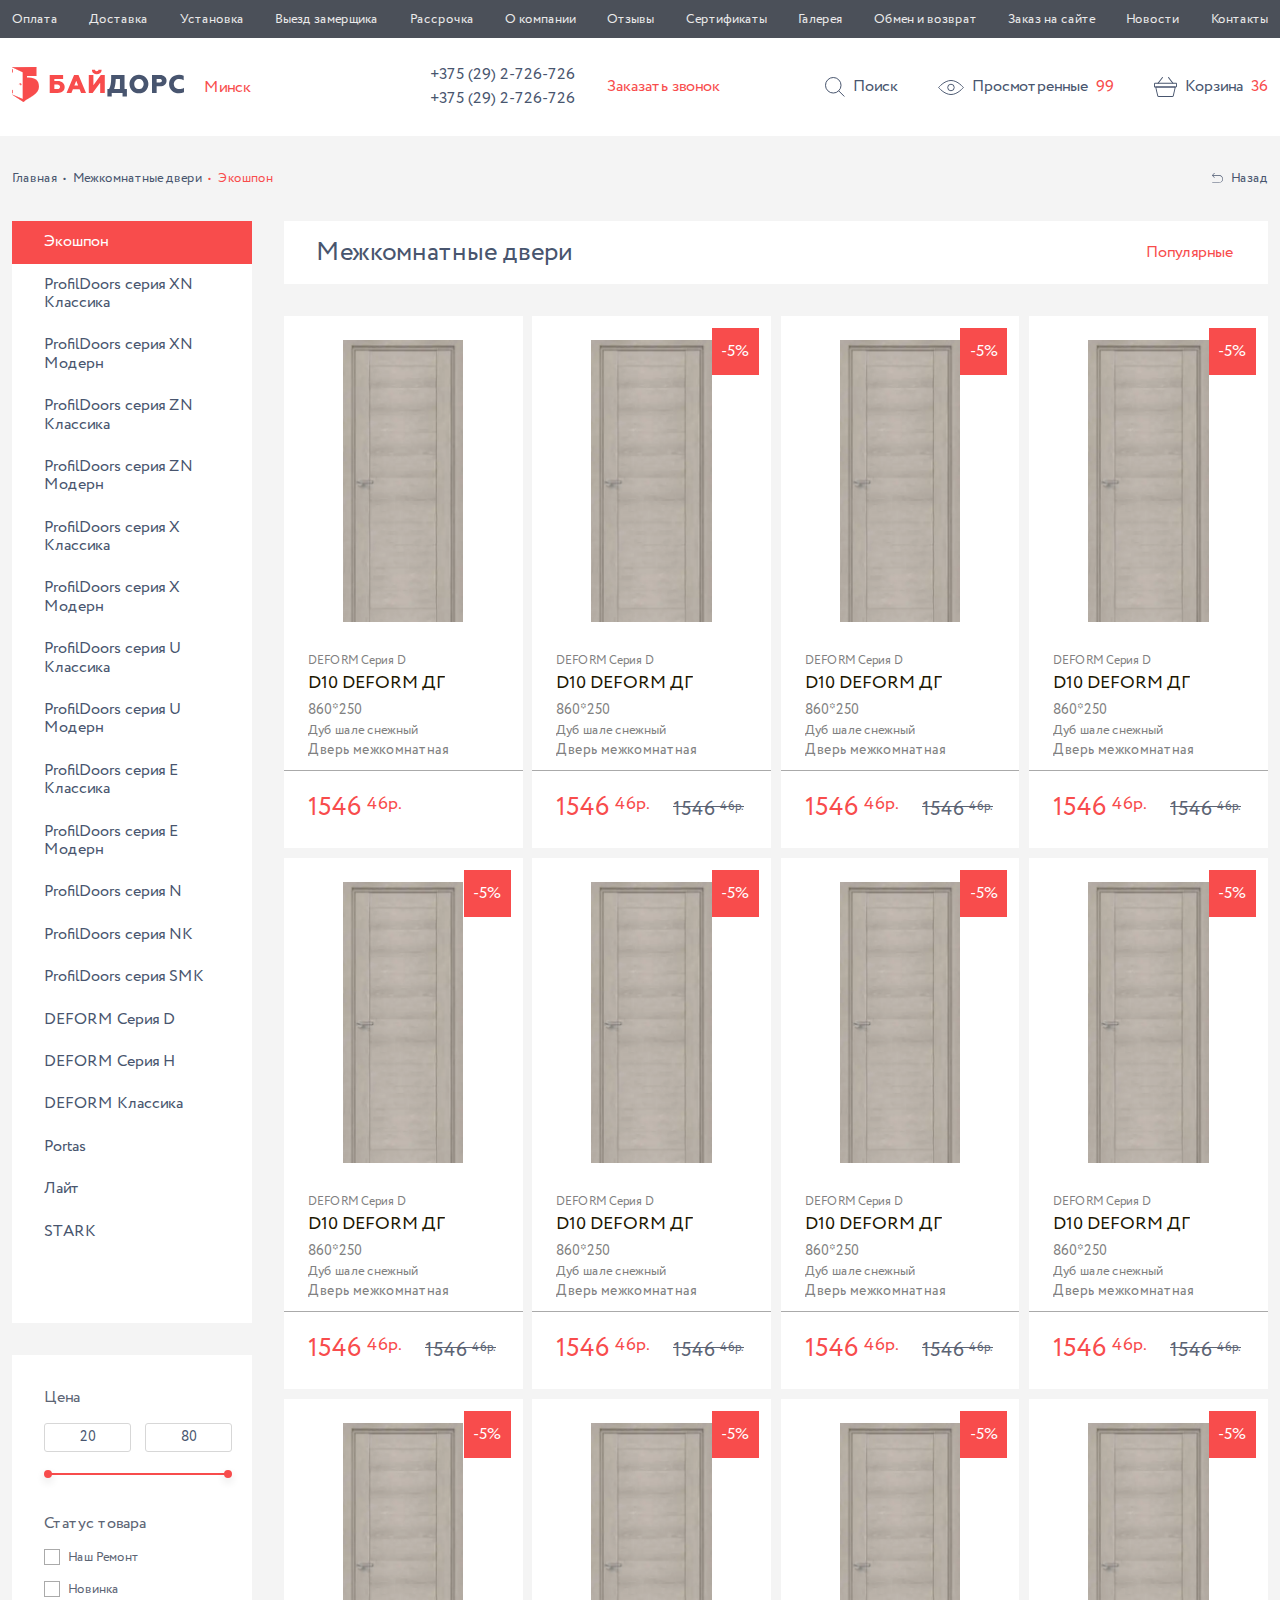
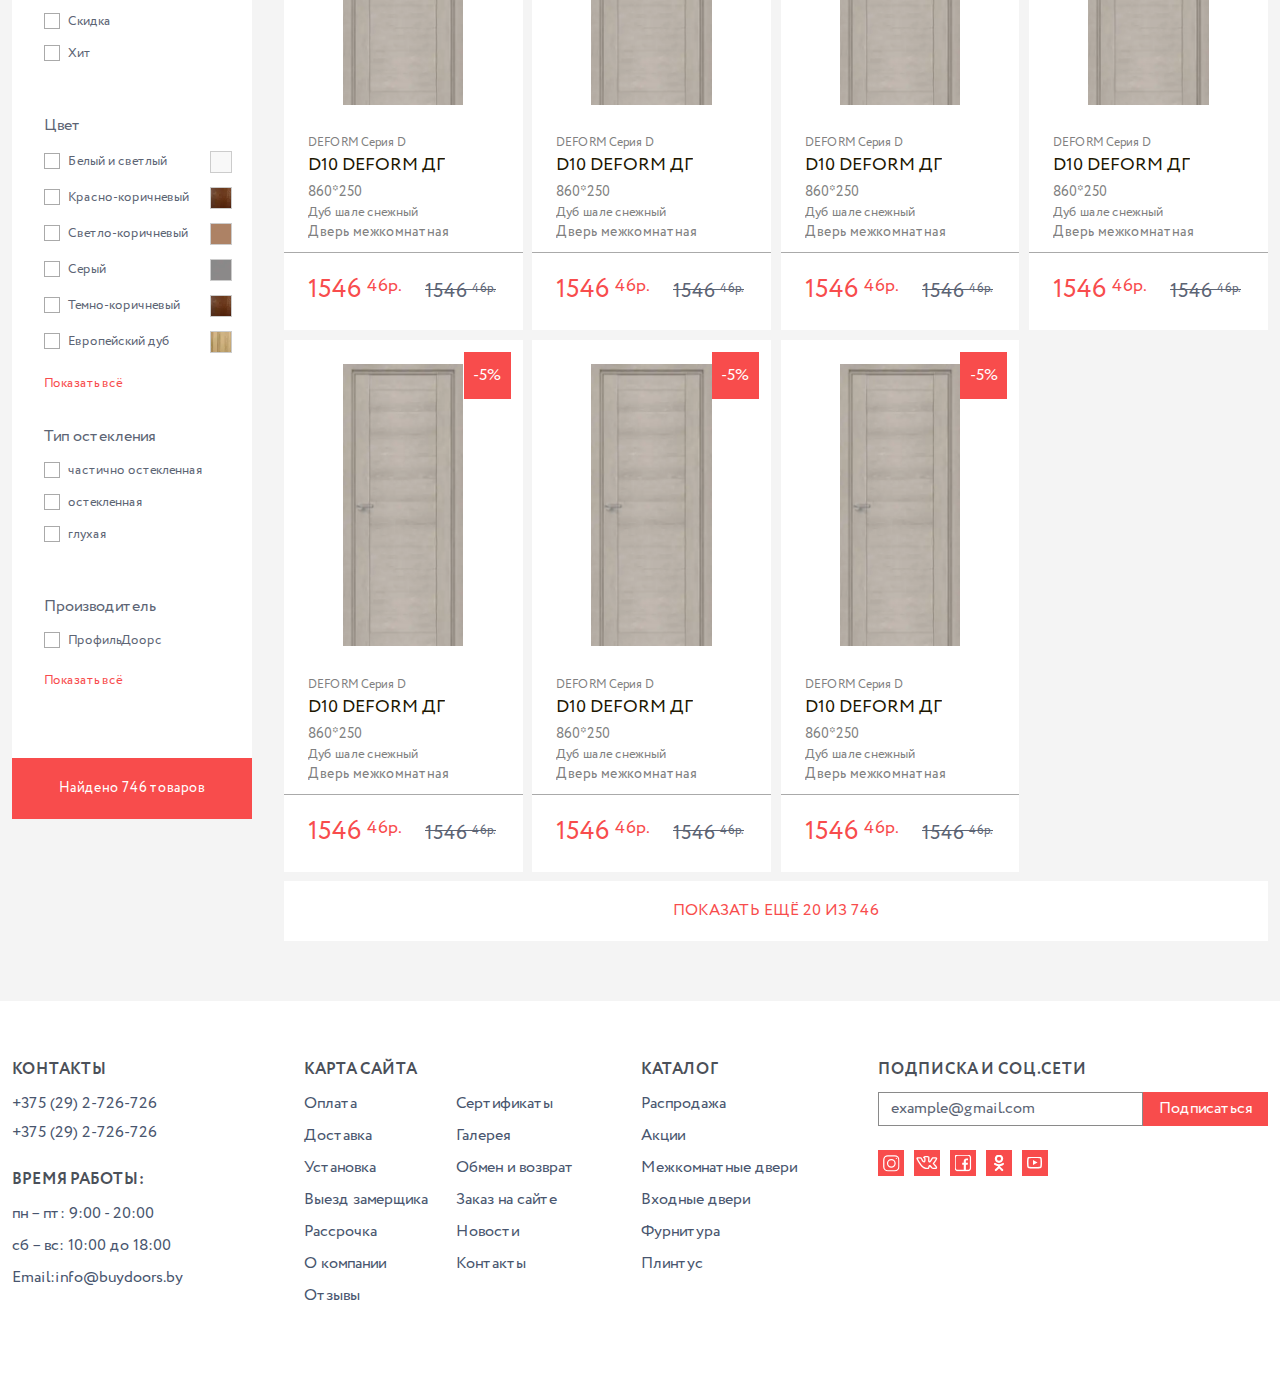
<file: catalogue-page-2.html>
<!DOCTYPE html>
<html lang="en">
<head>
    <meta charset="UTF-8">
    <meta name="viewport" content="width=device-width, initial-scale=1.0">
    <title>Входные и межкомнатные двери - компания Bydoors</title>
    <link rel="stylesheet" href="css/style.css">
</head>
<body>
    <div class="page-main-content">
        <!-- header starts -->
        <header class="header">
            <div class="header-top">
                <div class="container container_header-top">
                    <nav class="header-top__menu" data-da="menu-block,3,1024">
                        <ul class="header-top__menu-list">
                            <li class="header-top__menu-item"> <a href="text-page.html" class="header-top__menu-link">Оплата</a></li>
                            <li class="header-top__menu-item"><a href="text-page.html" class="header-top__menu-link">Доставка</a></li>
                            <li class="header-top__menu-item"><a href="text-page.html" class="header-top__menu-link">Установка</a></li>
                            <li class="header-top__menu-item"><a href="text-page.html" class="header-top__menu-link">Выезд замерщика</a></li>
                            <li class="header-top__menu-item"><a href="text-page.html" class="header-top__menu-link">Рассрочка</a></li>
                            <li class="header-top__menu-item"><a href="about-company-page.html" class="header-top__menu-link">О компании</a></li>
                            <li class="header-top__menu-item"><a href="feedback-page.html" class="header-top__menu-link">Отзывы</a></li>
                            <li class="header-top__menu-item"><a href="text-page.html" class="header-top__menu-link">Сертификаты</a></li>
                            <li class="header-top__menu-item"><a href="gallery-page.html" class="header-top__menu-link">Галерея</a></li>
                            <li class="header-top__menu-item"><a href="text-page.html" class="header-top__menu-link">Обмен и возврат</a></li>
                            <li class="header-top__menu-item"><a href="text-page.html" class="header-top__menu-link">Заказ на сайте</a></li>
                            <li class="header-top__menu-item"><a href="news-page.html" class="header-top__menu-link">Новости</a></li>
                            <li class="header-top__menu-item"><a href="contacts-page.html" class="header-top__menu-link">Контакты</a></li>
                        </ul>
                    </nav>
                </div>
            </div>

           <div class="header-bottom">
                <div class="container">
                    <div class="header-bottom__content-wrapper">
                        <label for="toggle-checkbox" class="header-bottom__burger-menu-open-button">
                            <span class="header-bottom__open-button-bar"></span>
                        </label>
                        <div class="header-bottom__logo-city-block">
                            <div class="header-bottom__logo-wrapper">
                                <a href="index.html" class="header-bottom__logo-link"><picture><source srcset="img/header/logo.svg" type="image/webp"><img  src="img/header/logo.svg" class="header-bottom__logo-image" alt="логотип компании"></picture></a>
                            </div>
                            <div class="header-bottom__city-select-wrapper" data-da="header,last,1024">
                                <select name="city-select" id="city-select" class="header-bottom__city-select">
                                    <option value="Минск" data-value="Минск" disabled>Минск</option>
                                    <option value="Минск">Минск</option>
                                    <option value="Гомель">Гомель</option>
                                    <option value="Могилёв">Могилёв</option>
                                    <option value="Борисов">Борисов</option>
                                    <option value="Брест">Брест</option>
                                    <option value="Витебск">Витебск</option>
                                    <option value="Барановичи">Барановичи</option>
                                </select>
                            </div>
                        </div>
                        <div class="header-bottom__phones-block">
                            <div class="header-bottom__numbers" data-da="menu-block,2,1024" data-value="Минск">
                                <a href="tel:+375292726726" class="header-bottom__phone">+375 (29) 2-726-726</a>
                                <a href="tel:+375292726726" class="header-bottom__phone">+375 (29) 2-726-726</a>
                            </div>
                            <div class="header-bottom__numbers" data-da="menu-block,2,1024" data-value="Гомель">
                                <a href="tel:+375292726725" class="header-bottom__phone">+375 (29) 2-726-725</a>
                                <a href="tel:+375292726725" class="header-bottom__phone">+375 (29) 2-726-725</a>
                            </div>
                            <div class="header-bottom__numbers" data-da="menu-block,2,1024" data-value="Могилёв">
                                <a href="tel:+375292726724" class="header-bottom__phone">+375 (29) 2-726-724</a>
                                <a href="tel:+375292726724" class="header-bottom__phone">+375 (29) 2-726-724</a>
                            </div>
                            <div class="header-bottom__numbers" data-da="menu-block,2,1024" data-value="Борисов">
                                <a href="tel:+375292726723" class="header-bottom__phone">+375 (29) 2-726-723</a>
                                <a href="tel:+375292726723" class="header-bottom__phone">+375 (29) 2-726-723</a>
                            </div>
                            <div class="header-bottom__numbers" data-da="menu-block,2,1024" data-value="Брест">
                                <a href="tel:+375292726722" class="header-bottom__phone">+375 (29) 2-726-722</a>
                                <a href="tel:+375292726722" class="header-bottom__phone">+375 (29) 2-726-722</a>
                            </div>
                            <div class="header-bottom__numbers" data-da="menu-block,2,1024" data-value="Витебск">
                                <a href="tel:+375292726721" class="header-bottom__phone">+375 (29) 2-726-721</a>
                                <a href="tel:+375292726721" class="header-bottom__phone">+375 (29) 2-726-721</a>
                            </div>
                            <div class="header-bottom__numbers" data-da="menu-block,2,1024" data-value="Барановичи">
                                <a href="tel:+375292726723" class="header-bottom__phone">+375 (29) 2-726-720</a>
                                <a href="tel:+375292726723" class="header-bottom__phone">+375 (29) 2-726-720</a>
                            </div>
                            <span class="header-bottom__order-call-button">Заказать звонок</span>
                        </div>
                        <div class="header-bottom__search-cart-block">
                            <div class="header-bottom__search">
                                <svg class="header-bottom__search-icon" width="20" height="20" viewBox="0 0 20 20" fill="none" xmlns="http://www.w3.org/2000/svg">
                                    <circle cx="8.26079" cy="8.26079" r="7.76079" stroke="#48556E"/>
                                    <line x1="13.5708" y1="13.6898" x2="19.3534" y2="19.4723" stroke="#48556E"/>
                                </svg>
                                <span class="header-bottom__search-text">Поиск</span>
                            </div>
                            <a href="catalogue-page.html" class="header-bottom__goods-seen-block">
                                <svg class="header-bottom__goods-seen-icon" width="26" height="15" viewBox="0 0 26 15" fill="none" xmlns="http://www.w3.org/2000/svg">
                                    <path d="M0.632271 7.51139C0.629039 7.50756 0.625837 7.50376 0.622665 7.5C0.625837 7.49624 0.629039 7.49244 0.632271 7.48861C0.800759 7.28908 1.05073 7.00229 1.37347 6.65733C2.0195 5.96683 2.95423 5.04634 4.10794 4.12681C6.4279 2.27778 9.57162 0.481856 13 0.481856C16.4284 0.481856 19.5721 2.27778 21.8921 4.12681C23.0458 5.04634 23.9805 5.96683 24.6265 6.65733C24.9493 7.00229 25.1992 7.28908 25.3677 7.48861C25.371 7.49244 25.3742 7.49624 25.3773 7.5C25.3742 7.50376 25.371 7.50756 25.3677 7.51139C25.1992 7.71092 24.9493 7.99771 24.6265 8.34267C23.9805 9.03318 23.0458 9.95366 21.8921 10.8732C19.5721 12.7222 16.4284 14.5181 13 14.5181C9.57162 14.5181 6.4279 12.7222 4.10794 10.8732C2.95423 9.95366 2.0195 9.03318 1.37347 8.34267C1.05073 7.99771 0.800759 7.71092 0.632271 7.51139Z" stroke="#48556E" stroke-width="0.963712"/>
                                    <circle cx="12.9687" cy="7.48338" r="3.25983" stroke="#48556E" stroke-width="0.963712"/>
                                </svg>
                                <span class="header-bottom__goods-seen-text">Просмотренные</span>
                                <span class="header-bottom__goods-seen-amount">99</span>
                            </a>
                            <a href="cart-page.html" class="header-bottom__to-cart-block-link">
                                <svg class="header-bottom__cart-icon" width="23" height="20" viewBox="0 0 23 20" fill="none" xmlns="http://www.w3.org/2000/svg">
                                    <path d="M20.8282 9.87384C20.7739 10.117 20.7172 10.3626 20.6629 10.6058C20.5283 11.2008 20.3937 11.7982 20.2591 12.3932C20.0891 13.1464 19.9191 13.9019 19.7491 14.6551C19.5886 15.3658 19.428 16.0765 19.2675 16.7848C19.1612 17.2523 19.0573 17.7175 18.9511 18.185C18.9322 18.2653 18.9157 18.3432 18.8968 18.4235V18.4258C18.8897 18.4589 18.8826 18.4896 18.8708 18.5226C18.8637 18.5439 18.8212 18.6501 18.8496 18.5887C18.8802 18.525 18.833 18.6194 18.8236 18.6336C18.8094 18.6619 18.7929 18.6903 18.774 18.7162C18.7598 18.7375 18.6984 18.7989 18.7457 18.7587C18.7952 18.7162 18.715 18.7894 18.6984 18.806C18.6772 18.8296 18.6536 18.8485 18.63 18.8721C18.5662 18.9311 18.6984 18.8272 18.6252 18.8768C18.5686 18.9146 18.5072 18.9476 18.4482 18.9807C18.4033 19.0043 18.4859 18.9641 18.4883 18.9641C18.4741 18.9641 18.4552 18.976 18.4434 18.9807C18.4127 18.9925 18.382 19.0019 18.3514 19.009C18.3207 19.0185 18.2876 19.0232 18.2569 19.0303C18.2073 19.0421 18.2994 19.0255 18.3018 19.0255C18.2829 19.0208 18.2545 19.0303 18.2357 19.0303C18.0491 19.0397 17.8579 19.0326 17.6714 19.0326C17.218 19.0326 16.7647 19.0326 16.3113 19.0326C15.6597 19.0326 15.0056 19.0326 14.354 19.0326C13.5961 19.0326 12.8358 19.0326 12.0779 19.0326C11.294 19.0326 10.5101 19.0326 9.72619 19.0326C9.00841 19.0326 8.29299 19.0326 7.57521 19.0326C7.01563 19.0326 6.45368 19.0326 5.8941 19.0326C5.58007 19.0326 5.26368 19.0326 4.94965 19.0326C4.87173 19.0326 4.79382 19.0303 4.7159 19.0279C4.66395 19.0255 4.7584 19.0326 4.76076 19.035C4.74895 19.0279 4.72534 19.0279 4.71354 19.0255C4.68284 19.0185 4.64979 19.0114 4.61909 19.0019C4.5884 18.9925 4.5577 18.9807 4.52701 18.9712C4.47743 18.9547 4.56479 18.9854 4.56715 18.9878C4.5577 18.976 4.52465 18.9665 4.51048 18.9594C4.45618 18.9311 4.40423 18.8815 4.34993 18.8579C4.35229 18.8579 4.4184 18.9169 4.38298 18.8815C4.37117 18.8697 4.35937 18.8603 4.34756 18.8508C4.32159 18.8248 4.29562 18.7989 4.26965 18.7729C4.26256 18.7658 4.2484 18.7398 4.23895 18.7375C4.24131 18.7375 4.29326 18.813 4.26492 18.7705C4.2484 18.7446 4.22951 18.7186 4.21062 18.6903C4.19409 18.6619 4.17756 18.636 4.1634 18.6053C4.15867 18.5958 4.15159 18.5675 4.14215 18.5628C4.15867 18.5769 4.17284 18.6501 4.15395 18.5864C4.13506 18.5321 4.1209 18.4778 4.10673 18.4235C4.04298 18.1472 3.98159 17.8686 3.91784 17.59C3.77853 16.9761 3.63923 16.3622 3.50228 15.7483C3.32992 14.9904 3.15992 14.2325 2.98756 13.4745C2.82936 12.7757 2.67117 12.0768 2.51297 11.3779C2.41381 10.9363 2.31464 10.4972 2.21547 10.0556C2.20131 9.99426 2.18714 9.93287 2.17534 9.87384C2.02422 10.0722 1.87075 10.2729 1.71964 10.4712C1.89436 10.4712 2.06908 10.4712 2.24381 10.4712C2.71839 10.4712 3.19534 10.4712 3.66992 10.4712C4.36881 10.4712 5.07007 10.4712 5.76896 10.4712C6.62604 10.4712 7.48313 10.4712 8.34021 10.4712C9.27994 10.4712 10.2173 10.4712 11.157 10.4712C12.1015 10.4712 13.0459 10.4712 13.988 10.4712C14.8711 10.4712 15.7565 10.4712 16.6395 10.4712C17.3857 10.4712 18.1341 10.4712 18.8802 10.4712C19.4162 10.4712 19.9498 10.4712 20.4858 10.4712C20.7408 10.4712 20.9958 10.4759 21.2484 10.4712C21.2603 10.4712 21.2697 10.4712 21.2815 10.4712C21.5294 10.4712 21.7655 10.254 21.7537 9.99898C21.7419 9.74398 21.5459 9.52676 21.2815 9.52676C21.1068 9.52676 20.9321 9.52676 20.7573 9.52676C20.2827 9.52676 19.8058 9.52676 19.3312 9.52676C18.6323 9.52676 17.9311 9.52676 17.2322 9.52676C16.3751 9.52676 15.518 9.52676 14.6609 9.52676C13.7212 9.52676 12.7838 9.52676 11.8441 9.52676C10.8997 9.52676 9.95522 9.52676 9.01313 9.52676C8.13007 9.52676 7.24466 9.52676 6.3616 9.52676C5.61548 9.52676 4.86701 9.52676 4.1209 9.52676C3.58492 9.52676 3.05131 9.52676 2.51534 9.52676C2.26034 9.52676 2.00533 9.52203 1.75269 9.52676C1.74089 9.52676 1.73144 9.52676 1.71964 9.52676C1.40089 9.52676 1.19783 9.82662 1.26394 10.1241C1.32061 10.372 1.37728 10.6223 1.43158 10.8702C1.56853 11.4747 1.70547 12.0815 1.84242 12.6859C2.01478 13.4486 2.18714 14.2112 2.3595 14.9739C2.52006 15.6869 2.68061 16.3976 2.84117 17.1107C2.9427 17.564 3.04659 18.0197 3.14812 18.473C3.16464 18.5415 3.17881 18.61 3.19534 18.6785C3.34409 19.316 3.88478 19.8519 4.53881 19.9511C4.79145 19.9889 5.04409 19.9794 5.29909 19.9794C5.74771 19.9794 6.19632 19.9794 6.64729 19.9794C7.30368 19.9794 7.96007 19.9794 8.6141 19.9794C9.38383 19.9794 10.1536 19.9794 10.9233 19.9794C11.7143 19.9794 12.5052 19.9794 13.2986 19.9794C14.0163 19.9794 14.7365 19.9794 15.4543 19.9794C16.0162 19.9794 16.5782 19.9794 17.1401 19.9794C17.4494 19.9794 17.7611 19.9794 18.0704 19.9794C18.2191 19.9794 18.3608 19.97 18.5072 19.944C19.1423 19.8307 19.6594 19.2994 19.8034 18.6808C19.8625 18.4234 19.9191 18.1661 19.9782 17.9064C20.1175 17.2925 20.2544 16.6786 20.3937 16.0647C20.5661 15.3044 20.7361 14.5441 20.9084 13.7839C21.069 13.0755 21.2296 12.3672 21.3901 11.6565C21.4916 11.2079 21.5932 10.7593 21.6947 10.313C21.7089 10.2516 21.723 10.1879 21.7372 10.1265C21.7915 9.88565 21.664 9.60467 21.4066 9.54565C21.1705 9.48898 20.8872 9.61648 20.8282 9.87384Z" fill="#48556E"/>
                                    <path d="M22.0554 6.91558C22.0554 7.7278 22.0696 8.54239 22.0554 9.35461C22.0554 9.35933 22.0554 9.36169 22.0554 9.36642C22.0554 9.36642 22.0554 9.36642 22.0554 9.36878C22.0554 9.38058 22.0554 9.39003 22.0554 9.40183C22.0507 9.44433 22.053 9.44433 22.0578 9.40183C22.0601 9.39239 22.0601 9.38058 22.0625 9.37114C22.0578 9.39239 22.053 9.41128 22.0459 9.43253C22.0294 9.50572 22.0389 9.39475 22.0601 9.40656C22.0625 9.40892 22.0341 9.45378 22.0318 9.46086C21.994 9.5435 22.0955 9.4042 22.0318 9.46322C22.0153 9.47975 21.9916 9.49864 21.9775 9.51517C21.9468 9.55767 22.0719 9.46558 21.9869 9.50336C21.9798 9.50572 21.935 9.53406 21.9326 9.5317C21.9232 9.51281 22.0318 9.50336 21.9586 9.51753C21.9491 9.51989 21.9397 9.52225 21.9279 9.52697C21.8878 9.53642 21.8878 9.53642 21.9279 9.52933C21.9373 9.52697 21.9491 9.52697 21.9586 9.52461C21.9421 9.52697 21.9255 9.52697 21.9114 9.52697C21.9043 9.52697 21.8996 9.52697 21.8948 9.52697C21.8736 9.52697 21.8547 9.52697 21.8334 9.52697C21.7012 9.52697 21.5666 9.52697 21.4344 9.52697C20.8583 9.52697 20.2822 9.52697 19.7061 9.52697C18.8136 9.52697 17.9211 9.52697 17.0286 9.52697C15.933 9.52697 14.8351 9.52697 13.7395 9.52697C12.5731 9.52697 11.4068 9.52697 10.2404 9.52697C9.11647 9.52697 7.99257 9.52697 6.87104 9.52697C5.90771 9.52697 4.94201 9.52697 3.97867 9.52697C3.29867 9.52697 2.61867 9.52697 1.93867 9.52697C1.66242 9.52697 1.38617 9.5317 1.11228 9.52697H1.10991C1.10991 9.52697 1.07922 9.52697 1.07686 9.52697C0.980053 9.52697 1.13589 9.55767 1.09339 9.52933C1.0863 9.52461 1.01783 9.51281 1.01783 9.50808C1.01547 9.51517 1.12644 9.55295 1.02019 9.50336C0.951719 9.47031 1.06033 9.50808 1.04144 9.52461C1.03908 9.52697 1.0013 9.4892 0.996581 9.48447C0.989497 9.47739 0.982414 9.47031 0.975331 9.46322C0.949358 9.43253 0.949358 9.43253 0.975331 9.46322C0.982414 9.47031 0.987136 9.47975 0.99422 9.48683C0.982414 9.47031 0.972969 9.45142 0.963525 9.43489C0.921025 9.3735 0.994219 9.4585 0.972969 9.46322C0.970608 9.46322 0.956442 9.41128 0.954081 9.4042C0.918664 9.31211 0.954081 9.48211 0.954081 9.42072C0.954081 9.40892 0.951719 9.37822 0.951719 9.37114C0.949358 9.24364 0.951719 9.11614 0.951719 8.98864C0.951719 8.4503 0.951719 7.91433 0.951719 7.37599C0.951719 7.22724 0.949358 7.07613 0.951719 6.92738C0.951719 6.92502 0.951719 6.92266 0.951719 6.9203C0.951719 6.91085 0.951719 6.89669 0.951719 6.88724C0.951719 6.79044 0.921025 6.94863 0.949358 6.90377C0.954081 6.89669 0.965886 6.82822 0.970608 6.82822C0.980053 6.83058 0.91158 6.93446 0.961164 6.85655C0.958803 6.86127 0.991858 6.8046 0.991858 6.8046C0.946997 6.85891 0.942275 6.86599 0.975331 6.82822C0.982414 6.82113 0.989497 6.81405 0.996581 6.80697C1.00366 6.79988 1.01075 6.7928 1.01783 6.78571C1.04853 6.75974 1.04853 6.75974 1.01783 6.78571C1.01075 6.7928 1.0013 6.79752 0.99422 6.8046C1.01075 6.7928 1.02964 6.78335 1.04616 6.77391C1.10755 6.73141 1.02255 6.8046 1.01783 6.78335C1.01783 6.78099 1.06978 6.76683 1.07686 6.76446C1.16894 6.72905 0.998942 6.76446 1.06033 6.76446C1.01075 6.76446 1.22325 6.75974 1.10991 6.7621C1.10991 6.7621 1.10991 6.7621 1.11228 6.7621C1.18547 6.75974 1.25866 6.7621 1.33422 6.7621C1.81825 6.7621 2.29992 6.7621 2.78395 6.7621C3.61034 6.7621 4.43673 6.7621 5.26548 6.7621C6.3209 6.7621 7.37868 6.7621 8.4341 6.7621C9.59577 6.7621 10.7598 6.7621 11.9215 6.7621C13.0666 6.7621 14.2118 6.7621 15.3545 6.7621C16.3651 6.7621 17.378 6.7621 18.3886 6.7621C19.1489 6.7621 19.9091 6.7621 20.6694 6.7621C21.0543 6.7621 21.4415 6.7621 21.8264 6.7621C21.85 6.7621 21.8736 6.7621 21.8972 6.7621H21.8996C21.9114 6.7621 22.0459 6.7621 21.9326 6.7621C22.0105 6.7621 21.8996 6.77391 21.9019 6.75738C21.9019 6.75502 21.9539 6.77155 21.9633 6.77391C22.0554 6.7928 21.9137 6.73141 21.9491 6.76683C21.9539 6.77155 22.0176 6.80224 22.0153 6.8046C22.0105 6.81169 21.9279 6.72196 21.9916 6.78808C22.0058 6.80224 22.02 6.81641 22.0341 6.83058C22.1003 6.89197 22.0129 6.76919 22.0247 6.81877C22.0271 6.82585 22.0672 6.88252 22.0625 6.88488C22.053 6.8896 22.0294 6.76919 22.0483 6.85891C22.0483 6.85419 22.0648 6.9203 22.0648 6.9203C22.0625 6.89905 22.0601 6.8778 22.0578 6.85655C22.0554 6.87308 22.0554 6.89433 22.0554 6.91558C22.0625 7.16349 22.2679 7.39961 22.5276 7.3878C22.7779 7.37599 23.0069 7.18002 22.9998 6.91558C22.9833 6.27571 22.4733 5.81057 21.8453 5.81057C21.7154 5.81057 21.5879 5.81057 21.458 5.81057C20.8772 5.81057 20.2964 5.81057 19.7132 5.81057C18.8041 5.81057 17.8975 5.81057 16.9884 5.81057C15.874 5.81057 14.7619 5.81057 13.6475 5.81057C12.4645 5.81057 11.284 5.81057 10.1011 5.81057C8.96063 5.81057 7.82021 5.81057 6.67979 5.81057C5.71882 5.81057 4.75784 5.81057 3.79451 5.81057C3.13339 5.81057 2.47228 5.81057 1.81117 5.81057C1.63172 5.81057 1.45228 5.81057 1.27519 5.81057C1.12172 5.81057 0.975331 5.80821 0.821858 5.84835C0.333106 5.97349 0.0119945 6.43155 0.00255 6.92738C0.000188884 7.08322 0.00255 7.23669 0.00255 7.39252C0.00255 7.93794 0.00255 8.48336 0.00255 9.02878C0.00255 9.15628 -0.00453334 9.2885 0.00491113 9.41836C0.0497724 10.0086 0.51019 10.462 1.10755 10.4738C1.17603 10.4761 1.2445 10.4738 1.31061 10.4738C1.79464 10.4738 2.28103 10.4738 2.76506 10.4738C3.60326 10.4738 4.44145 10.4738 5.27729 10.4738C6.35396 10.4738 7.42827 10.4738 8.50494 10.4738C9.68313 10.4738 10.8637 10.4738 12.0419 10.4738C13.2012 10.4738 14.3629 10.4738 15.5222 10.4738C16.5398 10.4738 17.5598 10.4738 18.5775 10.4738C19.3212 10.4738 20.0673 10.4738 20.8111 10.4738C21.1605 10.4738 21.51 10.4761 21.8571 10.4738C22.4875 10.4714 22.9857 9.98975 22.9951 9.35461C23.0022 8.91072 22.9951 8.46919 22.9951 8.0253C22.9951 7.65697 22.9951 7.28627 22.9951 6.91794C22.9951 6.67002 22.7779 6.43391 22.5229 6.44571C22.2726 6.45516 22.0554 6.65113 22.0554 6.91558Z" fill="#48556E"/>
                                    <path d="M14.1127 0.712912C14.6085 1.3693 15.102 2.02569 15.5978 2.68208C16.3817 3.72098 17.1656 4.75987 17.9495 5.80112C18.1313 6.04196 18.3131 6.28279 18.4949 6.52362C18.6437 6.7196 18.9105 6.84237 19.1419 6.69362C19.3355 6.56848 19.4701 6.25918 19.3119 6.04668C18.816 5.39029 18.3226 4.7339 17.8267 4.07751C17.0428 3.03861 16.259 1.99972 15.4751 0.958468C15.2933 0.717634 15.1114 0.4768 14.9296 0.235966C14.7809 0.0399936 14.5141 -0.0827846 14.2827 0.0659658C14.0867 0.191105 13.9521 0.500412 14.1127 0.712912Z" fill="#48556E"/>
                                    <path d="M4.50737 6.52137C5.00321 5.86498 5.49668 5.20859 5.99252 4.5522C6.77641 3.5133 7.5603 2.47441 8.34419 1.43316C8.52599 1.19233 8.7078 0.951491 8.88961 0.710657C9.03836 0.512324 8.92738 0.174684 8.71961 0.0637111C8.47169 -0.0685115 8.23322 0.0212111 8.07266 0.233712C7.57682 0.890103 7.08335 1.54649 6.58752 2.20288C5.80363 3.24178 5.01973 4.28067 4.23584 5.32192C4.05404 5.56276 3.87223 5.80359 3.69042 6.04442C3.54167 6.24276 3.65265 6.5804 3.86043 6.69137C4.1107 6.82359 4.34918 6.73387 4.50737 6.52137Z" fill="#48556E"/>
                                </svg>
                                <span class="header-bottom__cart-text">Корзина</span>
                                <span class="header-bottom__in-cart-amount">36</span>      
                            </a>
                        </div>
                    </div>
                </div>
            </div>
        </header>
        <!-- header end -->

        <main class="catalogue-page-main">
            <!-- page-top-block starts -->
            <div class="container">
                <div class="page-top-block">
                    <div class="page-top-block__breadcrumbs">
                        <a href="index.html" class="page-top-block__breadcrumbs-item">Главная</a>
                        <a href="catalogue-page.html" class="page-top-block__breadcrumbs-item">Межкомнатные двери</a>
                        <a href="catalogue-page-2.html" class="page-top-block__breadcrumbs-item active">Экошпон</a>
                    </div>
                    <a href="index.html" class="page-top-block__back-link">
                        <svg class="page-top-block__back-link-image" width="11" height="11" viewBox="0 0 11 11" fill="none" xmlns="http://www.w3.org/2000/svg">
                            <path d="M11 6.04836C10.9988 7.10121 10.574 8.11059 9.81893 8.85504C9.06386 9.59949 8.04013 10.0182 6.97234 10.0194H0.484744C0.407599 10.0194 0.333614 9.98916 0.279064 9.93538C0.224514 9.88159 0.193869 9.80864 0.193869 9.73257C0.193869 9.65651 0.224514 9.58356 0.279064 9.52977C0.333614 9.47599 0.407599 9.44577 0.484744 9.44577H6.97234C7.88621 9.44577 8.76266 9.08781 9.40886 8.45065C10.0551 7.81349 10.4181 6.94931 10.4181 6.04822C10.4181 5.14713 10.0551 4.28295 9.40886 3.64579C8.76266 3.00862 7.88621 2.65067 6.97234 2.65067H0.990954L2.59787 4.23509C2.62544 4.2616 2.6474 4.29324 2.66247 4.32818C2.67755 4.36312 2.68543 4.40066 2.68568 4.43863C2.68592 4.4766 2.67852 4.51424 2.66389 4.54937C2.64927 4.58449 2.62772 4.6164 2.60049 4.64325C2.57326 4.6701 2.54089 4.69135 2.50527 4.70577C2.46965 4.72019 2.43147 4.72749 2.39297 4.72725C2.35446 4.72701 2.31638 4.71923 2.28095 4.70437C2.24551 4.68951 2.21342 4.66785 2.18654 4.64067L0.0831036 2.56666C0.0805148 2.56414 0.0797584 2.56064 0.077286 2.55806C0.0531843 2.53358 0.0337886 2.50499 0.0200417 2.47368L0.0197801 2.47271C0.018762 2.47024 0.0188201 2.4676 0.0178602 2.46508C0.00691636 2.43609 0.000882432 2.40553 3.31776e-07 2.37462C-1.46921e-05 2.36496 0.00048054 2.35531 0.00148387 2.34571C0.00443758 2.31157 0.0125964 2.27807 0.0256848 2.24633C0.0394308 2.21473 0.0588865 2.18586 0.0831036 2.16112L2.18654 0.0871183C2.21339 0.0598196 2.24549 0.0380599 2.28095 0.0231051C2.31641 0.00815026 2.35454 0.000298919 2.39311 8.37069e-06C2.43168 -0.000282178 2.46992 0.00699374 2.50561 0.0214126C2.5413 0.0358314 2.57373 0.0571052 2.601 0.0839961C2.62828 0.110887 2.64986 0.142858 2.66448 0.178049C2.67911 0.213239 2.68649 0.250946 2.6862 0.288976C2.6859 0.327006 2.67795 0.364598 2.66278 0.399567C2.64762 0.434535 2.62555 0.46618 2.59787 0.492661L0.990954 2.0772H6.97234C8.04013 2.07842 9.06384 2.4972 9.8189 3.24167C10.574 3.98614 10.9987 4.99551 11 6.04836Z" fill="#48556E"/>
                        </svg>                            
                        <span class="page-top-block__back-link-text">Назад</span>
                    </a>
                </div>
            </div>
            <!-- page-top-block end -->
        

            <!-- good-card-section starts -->
            <section class="catalogue-section">
                <div class="container">
                    <div class="catalogue-section__content-wrapper">
                        <!-- aside-block starts -->
                        <div class="catalogue-section__aside-block">
                            <!-- menu-block starts -->
                            <input id="toggle-checkbox" type="checkbox" class="catalogue-section__toggle-checkbox">
                            <div class="catalogue-section__background-main-menu-mobile"></div>
                            <div class="catalogue-section__menu-block menu-block">
                                <ul class="menu-block__menu-list">
                                    <li class="menu-block__menu-item menu-block__menu-item_headline">
                                        <a href="catalogue-page-2.html" class="menu-block__menu-link menu-block__menu-link_headline menu-block__menu-link_first-level-headline"> 
                                            Экошпон
                                        </a>
                                    </li>
                                    <li class="menu-block__menu-item">
                                        <a href="catalogue-page-3.html" class="menu-block__menu-link ">
                                            ProfilDoors серия XN Классика
                                        </a>
                                    </li>
                                    <li class="menu-block__menu-item">
                                        <a href="catalogue-page-3.html" class="menu-block__menu-link">
                                            ProfilDoors серия XN Модерн
                                        </a>
                                    </li>
                                    <li class="menu-block__menu-item">
                                        <a href="catalogue-page-3.html" class="menu-block__menu-link">
                                            ProfilDoors серия ZN Классика
                                        </a>
                                    </li>
                                    <li class="menu-block__menu-item">
                                        <a href="catalogue-page-3.html" class="menu-block__menu-link">
                                            ProfilDoors серия ZN Модерн
                                        </a>
                                    </li>
                                    <li class="menu-block__menu-item">
                                        <a href="catalogue-page-3.html" class="menu-block__menu-link">
                                            ProfilDoors серия X Классика
                                        </a>
                                    </li>
                                    <li class="menu-block__menu-item">
                                        <a href="catalogue-page-3.html" class="menu-block__menu-link">
                                            ProfilDoors серия X Модерн
                                        </a>
                                    </li>
                                    <li class="menu-block__menu-item">
                                        <a href="catalogue-page-3.html" class="menu-block__menu-link">
                                            ProfilDoors серия U Классика
                                        </a>
                                    </li>
                                    <li class="menu-block__menu-item">
                                        <a href="catalogue-page-3.html" class="menu-block__menu-link">
                                            ProfilDoors серия U Модерн
                                        </a>
                                    </li>
                                    <li class="menu-block__menu-item">
                                        <a href="catalogue-page-3.html" class="menu-block__menu-link">
                                            ProfilDoors серия Е Классика
                                        </a>
                                    </li>
                                    <li class="menu-block__menu-item">
                                        <a href="catalogue-page-3.html" class="menu-block__menu-link">
                                            ProfilDoors серия E Модерн
                                        </a>
                                    </li>
                                    <li class="menu-block__menu-item">
                                        <a href="catalogue-page-3.html" class="menu-block__menu-link">
                                            ProfilDoors серия N
                                        </a>
                                    </li>
                                    <li class="menu-block__menu-item">
                                        <a href="catalogue-page-3.html" class="menu-block__menu-link">
                                            ProfilDoors серия NK
                                        </a>
                                    </li>
                                    <li class="menu-block__menu-item">
                                        <a href="catalogue-page-3.html" class="menu-block__menu-link">
                                            ProfilDoors серия SMK
                                        </a>
                                    </li>
                                    <li class="menu-block__menu-item">
                                        <a href="catalogue-page-3.html" class="menu-block__menu-link">
                                            DEFORM Серия D
                                        </a>
                                    </li>
                                    <li class="menu-block__menu-item">
                                        <a href="catalogue-page-3.html" class="menu-block__menu-link">
                                            DEFORM Серия H
                                        </a>
                                    </li>
                                    <li class="menu-block__menu-item">
                                        <a href="catalogue-page-3.html" class="menu-block__menu-link">
                                            DEFORM Классика
                                        </a>
                                    </li>
                                    <li class="menu-block__menu-item">
                                        <a href="catalogue-page-3.html" class="menu-block__menu-link">
                                            Portas
                                        </a>
                                    </li>
                                    <li class="menu-block__menu-item">
                                        <a href="catalogue-page-3.html" class="menu-block__menu-link">
                                            Лайт
                                        </a>
                                    </li>
                                    <li class="menu-block__menu-item">
                                        <a href="catalogue-page-3.html" class="menu-block__menu-link">
                                            STARK
                                        </a>
                                    </li>
                                </ul>
                            </div>
                            <!-- menu-block end -->

                            <!-- filter-block starts -->
                            <input id="filter-block-switch-checkbox" type="checkbox" class="catalogue-section__filter-block-switch-checkbox">
                            <div class="catalogue-section__background-mobile"></div>
                            <div class="catalogue-section__filter-block filter-block">
                                <div class="filter-block__close-filter-block">
                                    <span class="filter-block__close-filter-button"></span>
                                    <span class="filter-block__close-filter-text">Закрыть</span>
                                </div>
                                <div class="filter-block__main-content">
                                    <div class="filter-block__block">
                                        <span class="filter-block__block-headline">Цена</span>
                                        <div class="filter-block__price-inputs-wrapper">
                                            <input type="text" name="min-price" class="filter-block__price-block-input filter-block__price-block-input_from js-input-from" value="20">
                                            <input type="text" name="max-price" class="filter-block__price-block-input filter-block__price-block-input_to js-input-to" value="80">
                                        </div>
                                        <div class="range-slider">
                                            <input type="text" class="js-range-slider" value="" />
                                        </div>
                                    </div>

                                    <div class="filter-block__block">
                                        <span class="filter-block__block-headline">Статус товара</span>
                                        <label class="filter-block__checkbox-label">
                                            <input name="product-status" type="checkbox" class="filter-block__select-option-checkbox" value="Наш Ремонт">
                                            <span class="filter-block__checkbox-icon"></span>
                                            <span class="filter-block__option-name">Наш Ремонт</span>
                                        </label>
                                        <label class="filter-block__checkbox-label">
                                            <input name="product-status" type="checkbox" class="filter-block__select-option-checkbox" value="Новинка">
                                            <span class="filter-block__checkbox-icon"></span>
                                            <span class="filter-block__option-name">Новинка</span>
                                        </label>
                                        <label class="filter-block__checkbox-label">
                                            <input name="product-status" type="checkbox" class="filter-block__select-option-checkbox" value="Скидка">
                                            <span class="filter-block__checkbox-icon"></span>
                                            <span class="filter-block__option-name">Скидка</span>
                                        </label>
                                        <label class="filter-block__checkbox-label">
                                            <input name="product-status" type="checkbox" class="filter-block__select-option-checkbox" value="Хит">
                                            <span class="filter-block__checkbox-icon"></span>
                                            <span class="filter-block__option-name">Хит</span>
                                        </label>
                                    </div>

                                    <div class="filter-block__block">
                                        <span class="filter-block__block-headline">Цвет</span>
                                        <div class="filter-block__colors-wrapper">
                                            <label class="filter-block__checkbox-label">
                                                <input name="product-color" type="checkbox" class="filter-block__select-option-checkbox" value="Белый и светлый">
                                                <span class="filter-block__checkbox-icon"></span>
                                                <span class="filter-block__color-id-wrapper">
                                                    <span class="filter-block__option-name">Белый и светлый</span>
                                                    <span class="filter-block__color-container">
                                                        <picture><source srcset="img/catalogue-page/white.webp" type="image/webp"><img src="img/catalogue-page/white.png" alt="изображение цвета товара" class="filter-block__color-image"></picture>
                                                    </span>
                                                </span>
                                            </label>
                                            <label class="filter-block__checkbox-label">
                                                <input name="product-color" type="checkbox" class="filter-block__select-option-checkbox" value="Красно-коричневый">
                                                <span class="filter-block__checkbox-icon"></span>
                                                <span class="filter-block__color-id-wrapper">
                                                    <span class="filter-block__option-name">Красно-коричневый</span>
                                                    <span class="filter-block__color-container">
                                                        <picture><source srcset="img/catalogue-page/brown.webp" type="image/webp"><img src="img/catalogue-page/brown.png" alt="изображение цвета товара" class="filter-block__color-image"></picture>
                                                    </span>
                                                </span>
                                            </label>
                                            <label class="filter-block__checkbox-label">
                                                <input name="product-color" type="checkbox" class="filter-block__select-option-checkbox" value="Светло-коричневый">
                                                <span class="filter-block__checkbox-icon"></span>
                                                <span class="filter-block__color-id-wrapper">
                                                    <span class="filter-block__option-name">Светло-коричневый</span>
                                                    <span class="filter-block__color-container">
                                                        <picture><source srcset="img/catalogue-page/brown-light.webp" type="image/webp"><img src="img/catalogue-page/brown-light.png" alt="изображение цвета товара" class="filter-block__color-image"></picture>
                                                    </span>
                                                </span>
                                            </label>
                                            <label class="filter-block__checkbox-label">
                                                <input name="product-color" type="checkbox" class="filter-block__select-option-checkbox" value="Серый">
                                                <span class="filter-block__checkbox-icon"></span>
                                                <span class="filter-block__color-id-wrapper">
                                                    <span class="filter-block__option-name">Серый</span>
                                                    <span class="filter-block__color-container">
                                                        <picture><source srcset="img/catalogue-page/grey.webp" type="image/webp"><img src="img/catalogue-page/grey.png" alt="изображение цвета товара" class="filter-block__color-image"></picture>
                                                    </span>
                                                </span>
                                            </label>
                                            <label class="filter-block__checkbox-label">
                                                <input name="product-color" type="checkbox" class="filter-block__select-option-checkbox" value="Темно-коричневый">
                                                <span class="filter-block__checkbox-icon"></span>
                                                <span class="filter-block__color-id-wrapper">
                                                    <span class="filter-block__option-name">Темно-коричневый</span>
                                                    <span class="filter-block__color-container">
                                                        <picture><source srcset="img/catalogue-page/brown.webp" type="image/webp"><img src="img/catalogue-page/brown.png" alt="изображение цвета товара" class="filter-block__color-image"></picture>
                                                    </span>
                                                </span>
                                            </label>
                                            <label class="filter-block__checkbox-label">
                                                <input name="product-color" type="checkbox" class="filter-block__select-option-checkbox" value="Европейский дуб">
                                                <span class="filter-block__checkbox-icon"></span>
                                                <span class="filter-block__color-id-wrapper">
                                                    <span class="filter-block__option-name">Европейский дуб</span>
                                                    <span class="filter-block__color-container">
                                                        <picture><source srcset="img/catalogue-page/yellow.webp" type="image/webp"><img src="img/catalogue-page/yellow.png" alt="изображение цвета товара" class="filter-block__color-image"></picture>
                                                    </span>
                                                </span>
                                            </label>
                                        </div>
                                        <span class="filter-block__show-all-button">Показать всё</span>
                                    </div>
                                    
                                    <div class="filter-block__block">
                                        <span class="filter-block__block-headline">Тип остекления</span>
                                        <label class="filter-block__checkbox-label">
                                            <input name="product-glass-type" type="checkbox" class="filter-block__select-option-checkbox" value="частично остекленная">
                                            <span class="filter-block__checkbox-icon"></span>
                                            <span class="filter-block__option-name">частично остекленная</span>
                                        </label>
                                        <label class="filter-block__checkbox-label">
                                            <input name="product-glass-type" type="checkbox" class="filter-block__select-option-checkbox" value="остекленная">
                                            <span class="filter-block__checkbox-icon"></span>
                                            <span class="filter-block__option-name">остекленная</span>
                                        </label>
                                        <label class="filter-block__checkbox-label">
                                            <input name="product-glass-type" type="checkbox" class="filter-block__select-option-checkbox" value="глухая">
                                            <span class="filter-block__checkbox-icon"></span>
                                            <span class="filter-block__option-name">глухая</span>
                                        </label>
                                    </div>

                                    <div class="filter-block__block">
                                        <span class="filter-block__block-headline">Производитель</span>
                                        <label class="filter-block__checkbox-label">
                                            <input name="product-manufacturer" type="checkbox" class="filter-block__select-option-checkbox" value="глухая">
                                            <span class="filter-block__checkbox-icon"></span>
                                            <span class="filter-block__option-name">ПрофильДоорс</span>
                                        </label>
                                        <span class="filter-block__show-all-button">Показать всё</span>
                                    </div>
                                </div>
                                <div class="filter-block__info-block">Найдено <span class="filter-block__goods-amount">746</span> товаров</div>
                            </div>
                            <!-- filter-block end -->
                        </div>
                        <!-- aside-block end -->

                        <!-- catalogue-goods-block starts -->
                        <div class="catalogue-section__catalogue-goods-block catalogue-goods-block">
                            <div class="catalogue-goods-block__top">
                                <label for="filter-block-switch-checkbox" class="catalogue-goods-block__filter-button"></label>
                                <h1 class="catalogue-goods-block__cathegory-headline">Межкомнатные двери</h1>
                                <select name="goods-filter-select" id="goods-filter-select" class="catalogue-goods-block__goods-filter-select">
                                    <option value="Популярные" data-value="Популярные" disabled>Популярные</option>
                                    <option value="Популярные">Популярные</option>
                                    <option value="Цена">Цена</option>
                                    <option value="Скидка">Скидка</option>
                                </select>
                            </div>
                            <div class="catalogue-goods-block__good-cards-content">
                                <div class="catalogue-goods-block__good-card good-card">
                                    <div class="good-card__main-content">
                                        <div class="good-card__image-block">
                                            <div class="good-card__image-box">
                                                <div class="good-card__image-wrapper">
                                                    <a href="product-card-page.html" class="good-card__image-link">
                                                        <picture><source srcset="img/main-page/door.webp" type="image/webp"><img src="img/main-page/door.jpg" alt="изображение товара" class="good-card__image"></picture>
                                                    </a>
                                                </div>
                                            </div>
                                        </div>
                                        <div class="good-card__description-block-wrapper">
                                            <div class="good-card__description-block">
                                                <span class="good-card__good-company">DEFORM Серия D</span>
                                                <div class="good-card__good-params-block">
                                                    <span class="good-card__good-param good-card__good-param_title">D10 DEFORM ДГ</span>
                                                    <span class="good-card__good-param">860*250</span>
                                                    <span class="good-card__good-param good-card__good-param_type">Дуб шале снежный</span>
                                                    <span class="good-card__good-param">Дверь межкомнатная</span>
                                                </div>
                                            </div>
                                        </div>
                                        <div class="good-card__price-block good-card__price-block_discount">
                                            <span class="good-card__price good-card__price_changed">1546 <span class="good-card__price-upper">46<span class="good-card__currency">р.</span></span></span>
                                        </div>
                                        <div class="good-card__hovered-block">
                                            <a href="product-card-page.html" class="good-card__hovered-block-link">Посмотреть товар</a>
                                        </div>
                                    </div>
                                </div>
                                <div class="catalogue-goods-block__good-card good-card good-card_discount">
                                    <div class="good-card__main-content">
                                        <div class="good-card__image-block">
                                            <div class="good-card__info-block">
                                                <span class="good-card__info-text">-5%</span>
                                            </div>
                                            <div class="good-card__image-box">
                                                <div class="good-card__image-wrapper">
                                                    <a href="product-card-page.html" class="good-card__image-link">
                                                        <picture><source srcset="img/main-page/door.webp" type="image/webp"><img src="img/main-page/door.jpg" alt="изображение товара" class="good-card__image"></picture>
                                                    </a>
                                                </div>
                                            </div>
                                        </div>
                                        <div class="good-card__description-block-wrapper">
                                            <div class="good-card__description-block">
                                                <span class="good-card__good-company">DEFORM Серия D</span>
                                                <div class="good-card__good-params-block">
                                                    <span class="good-card__good-param good-card__good-param_title">D10 DEFORM ДГ</span>
                                                    <span class="good-card__good-param">860*250</span>
                                                    <span class="good-card__good-param good-card__good-param_type">Дуб шале снежный</span>
                                                    <span class="good-card__good-param">Дверь межкомнатная</span>
                                                </div>
                                            </div>
                                        </div>
                                        <div class="good-card__price-block good-card__price-block_discount">
                                            <span class="good-card__price good-card__price_changed">1546 <span class="good-card__price-upper">46<span class="good-card__currency">р.</span></span></span>
                                            <span class="good-card__price good-card__price_discount">1546 <span class="good-card__price-upper good-card__price-upper_discount">46<span class="good-card__currency good-card__currency_discount">р.</span></span></span>
                                        </div>
                                        <div class="good-card__hovered-block">
                                            <a href="product-card-page.html" class="good-card__hovered-block-link">Посмотреть товар</a>
                                        </div>
                                    </div>
                                </div>
                                <div class="catalogue-goods-block__good-card good-card good-card_discount">
                                    <div class="good-card__main-content">
                                        <div class="good-card__image-block">
                                            <div class="good-card__info-block">
                                                <span class="good-card__info-text">-5%</span>
                                            </div>
                                            <div class="good-card__image-box">
                                                <div class="good-card__image-wrapper">
                                                    <a href="product-card-page.html" class="good-card__image-link">
                                                        <picture><source srcset="img/main-page/door.webp" type="image/webp"><img src="img/main-page/door.jpg" alt="изображение товара" class="good-card__image"></picture>
                                                    </a>
                                                </div>
                                            </div>
                                        </div>
                                        <div class="good-card__description-block-wrapper">
                                            <div class="good-card__description-block">
                                                <span class="good-card__good-company">DEFORM Серия D</span>
                                                <div class="good-card__good-params-block">
                                                    <span class="good-card__good-param good-card__good-param_title">D10 DEFORM ДГ</span>
                                                    <span class="good-card__good-param">860*250</span>
                                                    <span class="good-card__good-param good-card__good-param_type">Дуб шале снежный</span>
                                                    <span class="good-card__good-param">Дверь межкомнатная</span>
                                                </div>
                                            </div>
                                        </div>
                                        <div class="good-card__price-block good-card__price-block_discount">
                                            <span class="good-card__price good-card__price_changed">1546 <span class="good-card__price-upper">46<span class="good-card__currency">р.</span></span></span>
                                            <span class="good-card__price good-card__price_discount">1546 <span class="good-card__price-upper good-card__price-upper_discount">46<span class="good-card__currency good-card__currency_discount">р.</span></span></span>
                                        </div>
                                        <div class="good-card__hovered-block">
                                            <a href="product-card-page.html" class="good-card__hovered-block-link">Посмотреть товар</a>
                                        </div>
                                    </div>
                                </div>
                                <div class="catalogue-goods-block__good-card good-card good-card_discount">
                                    <div class="good-card__main-content">
                                        <div class="good-card__image-block">
                                            <div class="good-card__info-block">
                                                <span class="good-card__info-text">-5%</span>
                                            </div>
                                            <div class="good-card__image-box">
                                                <div class="good-card__image-wrapper">
                                                    <a href="product-card-page.html" class="good-card__image-link">
                                                        <picture><source srcset="img/main-page/door.webp" type="image/webp"><img src="img/main-page/door.jpg" alt="изображение товара" class="good-card__image"></picture>
                                                    </a>
                                                </div>
                                            </div>
                                        </div>
                                        <div class="good-card__description-block-wrapper">
                                            <div class="good-card__description-block">
                                                <span class="good-card__good-company">DEFORM Серия D</span>
                                                <div class="good-card__good-params-block">
                                                    <span class="good-card__good-param good-card__good-param_title">D10 DEFORM ДГ</span>
                                                    <span class="good-card__good-param">860*250</span>
                                                    <span class="good-card__good-param good-card__good-param_type">Дуб шале снежный</span>
                                                    <span class="good-card__good-param">Дверь межкомнатная</span>
                                                </div>
                                            </div>
                                        </div>
                                        <div class="good-card__price-block good-card__price-block_discount">
                                            <span class="good-card__price good-card__price_changed">1546 <span class="good-card__price-upper">46<span class="good-card__currency">р.</span></span></span>
                                            <span class="good-card__price good-card__price_discount">1546 <span class="good-card__price-upper good-card__price-upper_discount">46<span class="good-card__currency good-card__currency_discount">р.</span></span></span>
                                        </div>
                                        <div class="good-card__hovered-block">
                                            <a href="product-card-page.html" class="good-card__hovered-block-link">Посмотреть товар</a>
                                        </div>
                                    </div>
                                </div>
                                <div class="catalogue-goods-block__good-card good-card good-card_discount">
                                    <div class="good-card__main-content">
                                        <div class="good-card__image-block">
                                            <div class="good-card__info-block">
                                                <span class="good-card__info-text">-5%</span>
                                            </div>
                                            <div class="good-card__image-box">
                                                <div class="good-card__image-wrapper">
                                                    <a href="product-card-page.html" class="good-card__image-link">
                                                        <picture><source srcset="img/main-page/door.webp" type="image/webp"><img src="img/main-page/door.jpg" alt="изображение товара" class="good-card__image"></picture>
                                                    </a>
                                                </div>
                                            </div>
                                        </div>
                                        <div class="good-card__description-block-wrapper">
                                            <div class="good-card__description-block">
                                                <span class="good-card__good-company">DEFORM Серия D</span>
                                                <div class="good-card__good-params-block">
                                                    <span class="good-card__good-param good-card__good-param_title">D10 DEFORM ДГ</span>
                                                    <span class="good-card__good-param">860*250</span>
                                                    <span class="good-card__good-param good-card__good-param_type">Дуб шале снежный</span>
                                                    <span class="good-card__good-param">Дверь межкомнатная</span>
                                                </div>
                                            </div>
                                        </div>
                                        <div class="good-card__price-block good-card__price-block_discount">
                                            <span class="good-card__price good-card__price_changed">1546 <span class="good-card__price-upper">46<span class="good-card__currency">р.</span></span></span>
                                            <span class="good-card__price good-card__price_discount">1546 <span class="good-card__price-upper good-card__price-upper_discount">46<span class="good-card__currency good-card__currency_discount">р.</span></span></span>
                                        </div>
                                        <div class="good-card__hovered-block">
                                            <a href="product-card-page.html" class="good-card__hovered-block-link">Посмотреть товар</a>
                                        </div>
                                    </div>
                                </div>
                                <div class="catalogue-goods-block__good-card good-card good-card_discount">
                                    <div class="good-card__main-content">
                                        <div class="good-card__image-block">
                                            <div class="good-card__info-block">
                                                <span class="good-card__info-text">-5%</span>
                                            </div>
                                            <div class="good-card__image-box">
                                                <div class="good-card__image-wrapper">
                                                    <a href="product-card-page.html" class="good-card__image-link">
                                                        <picture><source srcset="img/main-page/door.webp" type="image/webp"><img src="img/main-page/door.jpg" alt="изображение товара" class="good-card__image"></picture>
                                                    </a>
                                                </div>
                                            </div>
                                        </div>
                                        <div class="good-card__description-block-wrapper">
                                            <div class="good-card__description-block">
                                                <span class="good-card__good-company">DEFORM Серия D</span>
                                                <div class="good-card__good-params-block">
                                                    <span class="good-card__good-param good-card__good-param_title">D10 DEFORM ДГ</span>
                                                    <span class="good-card__good-param">860*250</span>
                                                    <span class="good-card__good-param good-card__good-param_type">Дуб шале снежный</span>
                                                    <span class="good-card__good-param">Дверь межкомнатная</span>
                                                </div>
                                            </div>
                                        </div>
                                        <div class="good-card__price-block good-card__price-block_discount">
                                            <span class="good-card__price good-card__price_changed">1546 <span class="good-card__price-upper">46<span class="good-card__currency">р.</span></span></span>
                                            <span class="good-card__price good-card__price_discount">1546 <span class="good-card__price-upper good-card__price-upper_discount">46<span class="good-card__currency good-card__currency_discount">р.</span></span></span>
                                        </div>
                                        <div class="good-card__hovered-block">
                                            <a href="product-card-page.html" class="good-card__hovered-block-link">Посмотреть товар</a>
                                        </div>
                                    </div>
                                </div>
                                <div class="catalogue-goods-block__good-card good-card good-card_discount">
                                    <div class="good-card__main-content">
                                        <div class="good-card__image-block">
                                            <div class="good-card__info-block">
                                                <span class="good-card__info-text">-5%</span>
                                            </div>
                                            <div class="good-card__image-box">
                                                <div class="good-card__image-wrapper">
                                                    <a href="product-card-page.html" class="good-card__image-link">
                                                        <picture><source srcset="img/main-page/door.webp" type="image/webp"><img src="img/main-page/door.jpg" alt="изображение товара" class="good-card__image"></picture>
                                                    </a>
                                                </div>
                                            </div>
                                        </div>
                                        <div class="good-card__description-block-wrapper">
                                            <div class="good-card__description-block">
                                                <span class="good-card__good-company">DEFORM Серия D</span>
                                                <div class="good-card__good-params-block">
                                                    <span class="good-card__good-param good-card__good-param_title">D10 DEFORM ДГ</span>
                                                    <span class="good-card__good-param">860*250</span>
                                                    <span class="good-card__good-param good-card__good-param_type">Дуб шале снежный</span>
                                                    <span class="good-card__good-param">Дверь межкомнатная</span>
                                                </div>
                                            </div>
                                        </div>
                                        <div class="good-card__price-block good-card__price-block_discount">
                                            <span class="good-card__price good-card__price_changed">1546 <span class="good-card__price-upper">46<span class="good-card__currency">р.</span></span></span>
                                            <span class="good-card__price good-card__price_discount">1546 <span class="good-card__price-upper good-card__price-upper_discount">46<span class="good-card__currency good-card__currency_discount">р.</span></span></span>
                                        </div>
                                        <div class="good-card__hovered-block">
                                            <a href="product-card-page.html" class="good-card__hovered-block-link">Посмотреть товар</a>
                                        </div>
                                    </div>
                                </div>
                                <div class="catalogue-goods-block__good-card good-card good-card_discount">
                                    <div class="good-card__main-content">
                                        <div class="good-card__image-block">
                                            <div class="good-card__info-block">
                                                <span class="good-card__info-text">-5%</span>
                                            </div>
                                            <div class="good-card__image-box">
                                                <div class="good-card__image-wrapper">
                                                    <a href="product-card-page.html" class="good-card__image-link">
                                                        <picture><source srcset="img/main-page/door.webp" type="image/webp"><img src="img/main-page/door.jpg" alt="изображение товара" class="good-card__image"></picture>
                                                    </a>
                                                </div>
                                            </div>
                                        </div>
                                        <div class="good-card__description-block-wrapper">
                                            <div class="good-card__description-block">
                                                <span class="good-card__good-company">DEFORM Серия D</span>
                                                <div class="good-card__good-params-block">
                                                    <span class="good-card__good-param good-card__good-param_title">D10 DEFORM ДГ</span>
                                                    <span class="good-card__good-param">860*250</span>
                                                    <span class="good-card__good-param good-card__good-param_type">Дуб шале снежный</span>
                                                    <span class="good-card__good-param">Дверь межкомнатная</span>
                                                </div>
                                            </div>
                                        </div>
                                        <div class="good-card__price-block good-card__price-block_discount">
                                            <span class="good-card__price good-card__price_changed">1546 <span class="good-card__price-upper">46<span class="good-card__currency">р.</span></span></span>
                                            <span class="good-card__price good-card__price_discount">1546 <span class="good-card__price-upper good-card__price-upper_discount">46<span class="good-card__currency good-card__currency_discount">р.</span></span></span>
                                        </div>
                                        <div class="good-card__hovered-block">
                                            <a href="product-card-page.html" class="good-card__hovered-block-link">Посмотреть товар</a>
                                        </div>
                                    </div>
                                </div>
                                <div class="catalogue-goods-block__good-card good-card good-card_discount">
                                    <div class="good-card__main-content">
                                        <div class="good-card__image-block">
                                            <div class="good-card__info-block">
                                                <span class="good-card__info-text">-5%</span>
                                            </div>
                                            <div class="good-card__image-box">
                                                <div class="good-card__image-wrapper">
                                                    <a href="product-card-page.html" class="good-card__image-link">
                                                        <picture><source srcset="img/main-page/door.webp" type="image/webp"><img src="img/main-page/door.jpg" alt="изображение товара" class="good-card__image"></picture>
                                                    </a>
                                                </div>
                                            </div>
                                        </div>
                                        <div class="good-card__description-block-wrapper">
                                            <div class="good-card__description-block">
                                                <span class="good-card__good-company">DEFORM Серия D</span>
                                                <div class="good-card__good-params-block">
                                                    <span class="good-card__good-param good-card__good-param_title">D10 DEFORM ДГ</span>
                                                    <span class="good-card__good-param">860*250</span>
                                                    <span class="good-card__good-param good-card__good-param_type">Дуб шале снежный</span>
                                                    <span class="good-card__good-param">Дверь межкомнатная</span>
                                                </div>
                                            </div>
                                        </div>
                                        <div class="good-card__price-block good-card__price-block_discount">
                                            <span class="good-card__price good-card__price_changed">1546 <span class="good-card__price-upper">46<span class="good-card__currency">р.</span></span></span>
                                            <span class="good-card__price good-card__price_discount">1546 <span class="good-card__price-upper good-card__price-upper_discount">46<span class="good-card__currency good-card__currency_discount">р.</span></span></span>
                                        </div>
                                        <div class="good-card__hovered-block">
                                            <a href="product-card-page.html" class="good-card__hovered-block-link">Посмотреть товар</a>
                                        </div>
                                    </div>
                                </div>
                                <div class="catalogue-goods-block__good-card good-card good-card_discount">
                                    <div class="good-card__main-content">
                                        <div class="good-card__image-block">
                                            <div class="good-card__info-block">
                                                <span class="good-card__info-text">-5%</span>
                                            </div>
                                            <div class="good-card__image-box">
                                                <div class="good-card__image-wrapper">
                                                    <a href="product-card-page.html" class="good-card__image-link">
                                                        <picture><source srcset="img/main-page/door.webp" type="image/webp"><img src="img/main-page/door.jpg" alt="изображение товара" class="good-card__image"></picture>
                                                    </a>
                                                </div>
                                            </div>
                                        </div>
                                        <div class="good-card__description-block-wrapper">
                                            <div class="good-card__description-block">
                                                <span class="good-card__good-company">DEFORM Серия D</span>
                                                <div class="good-card__good-params-block">
                                                    <span class="good-card__good-param good-card__good-param_title">D10 DEFORM ДГ</span>
                                                    <span class="good-card__good-param">860*250</span>
                                                    <span class="good-card__good-param good-card__good-param_type">Дуб шале снежный</span>
                                                    <span class="good-card__good-param">Дверь межкомнатная</span>
                                                </div>
                                            </div>
                                        </div>
                                        <div class="good-card__price-block good-card__price-block_discount">
                                            <span class="good-card__price good-card__price_changed">1546 <span class="good-card__price-upper">46<span class="good-card__currency">р.</span></span></span>
                                            <span class="good-card__price good-card__price_discount">1546 <span class="good-card__price-upper good-card__price-upper_discount">46<span class="good-card__currency good-card__currency_discount">р.</span></span></span>
                                        </div>
                                        <div class="good-card__hovered-block">
                                            <a href="product-card-page.html" class="good-card__hovered-block-link">Посмотреть товар</a>
                                        </div>
                                    </div>
                                </div>
                                <div class="catalogue-goods-block__good-card good-card good-card_discount">
                                    <div class="good-card__main-content">
                                        <div class="good-card__image-block">
                                            <div class="good-card__info-block">
                                                <span class="good-card__info-text">-5%</span>
                                            </div>
                                            <div class="good-card__image-box">
                                                <div class="good-card__image-wrapper">
                                                    <a href="product-card-page.html" class="good-card__image-link">
                                                        <picture><source srcset="img/main-page/door.webp" type="image/webp"><img src="img/main-page/door.jpg" alt="изображение товара" class="good-card__image"></picture>
                                                    </a>
                                                </div>
                                            </div>
                                        </div>
                                        <div class="good-card__description-block-wrapper">
                                            <div class="good-card__description-block">
                                                <span class="good-card__good-company">DEFORM Серия D</span>
                                                <div class="good-card__good-params-block">
                                                    <span class="good-card__good-param good-card__good-param_title">D10 DEFORM ДГ</span>
                                                    <span class="good-card__good-param">860*250</span>
                                                    <span class="good-card__good-param good-card__good-param_type">Дуб шале снежный</span>
                                                    <span class="good-card__good-param">Дверь межкомнатная</span>
                                                </div>
                                            </div>
                                        </div>
                                        <div class="good-card__price-block good-card__price-block_discount">
                                            <span class="good-card__price good-card__price_changed">1546 <span class="good-card__price-upper">46<span class="good-card__currency">р.</span></span></span>
                                            <span class="good-card__price good-card__price_discount">1546 <span class="good-card__price-upper good-card__price-upper_discount">46<span class="good-card__currency good-card__currency_discount">р.</span></span></span>
                                        </div>
                                        <div class="good-card__hovered-block">
                                            <a href="product-card-page.html" class="good-card__hovered-block-link">Посмотреть товар</a>
                                        </div>
                                    </div>
                                </div>
                                <div class="catalogue-goods-block__good-card good-card good-card_discount">
                                    <div class="good-card__main-content">
                                        <div class="good-card__image-block">
                                            <div class="good-card__info-block">
                                                <span class="good-card__info-text">-5%</span>
                                            </div>
                                            <div class="good-card__image-box">
                                                <div class="good-card__image-wrapper">
                                                    <a href="product-card-page.html" class="good-card__image-link">
                                                        <picture><source srcset="img/main-page/door.webp" type="image/webp"><img src="img/main-page/door.jpg" alt="изображение товара" class="good-card__image"></picture>
                                                    </a>
                                                </div>
                                            </div>
                                        </div>
                                        <div class="good-card__description-block-wrapper">
                                            <div class="good-card__description-block">
                                                <span class="good-card__good-company">DEFORM Серия D</span>
                                                <div class="good-card__good-params-block">
                                                    <span class="good-card__good-param good-card__good-param_title">D10 DEFORM ДГ</span>
                                                    <span class="good-card__good-param">860*250</span>
                                                    <span class="good-card__good-param good-card__good-param_type">Дуб шале снежный</span>
                                                    <span class="good-card__good-param">Дверь межкомнатная</span>
                                                </div>
                                            </div>
                                        </div>
                                        <div class="good-card__price-block good-card__price-block_discount">
                                            <span class="good-card__price good-card__price_changed">1546 <span class="good-card__price-upper">46<span class="good-card__currency">р.</span></span></span>
                                            <span class="good-card__price good-card__price_discount">1546 <span class="good-card__price-upper good-card__price-upper_discount">46<span class="good-card__currency good-card__currency_discount">р.</span></span></span>
                                        </div>
                                        <div class="good-card__hovered-block">
                                            <a href="product-card-page.html" class="good-card__hovered-block-link">Посмотреть товар</a>
                                        </div>
                                    </div>
                                </div>
                                <div class="catalogue-goods-block__good-card good-card good-card_discount">
                                    <div class="good-card__main-content">
                                        <div class="good-card__image-block">
                                            <div class="good-card__info-block">
                                                <span class="good-card__info-text">-5%</span>
                                            </div>
                                            <div class="good-card__image-box">
                                                <div class="good-card__image-wrapper">
                                                    <a href="product-card-page.html" class="good-card__image-link">
                                                        <picture><source srcset="img/main-page/door.webp" type="image/webp"><img src="img/main-page/door.jpg" alt="изображение товара" class="good-card__image"></picture>
                                                    </a>
                                                </div>
                                            </div>
                                        </div>
                                        <div class="good-card__description-block-wrapper">
                                            <div class="good-card__description-block">
                                                <span class="good-card__good-company">DEFORM Серия D</span>
                                                <div class="good-card__good-params-block">
                                                    <span class="good-card__good-param good-card__good-param_title">D10 DEFORM ДГ</span>
                                                    <span class="good-card__good-param">860*250</span>
                                                    <span class="good-card__good-param good-card__good-param_type">Дуб шале снежный</span>
                                                    <span class="good-card__good-param">Дверь межкомнатная</span>
                                                </div>
                                            </div>
                                        </div>
                                        <div class="good-card__price-block good-card__price-block_discount">
                                            <span class="good-card__price good-card__price_changed">1546 <span class="good-card__price-upper">46<span class="good-card__currency">р.</span></span></span>
                                            <span class="good-card__price good-card__price_discount">1546 <span class="good-card__price-upper good-card__price-upper_discount">46<span class="good-card__currency good-card__currency_discount">р.</span></span></span>
                                        </div>
                                        <div class="good-card__hovered-block">
                                            <a href="product-card-page.html" class="good-card__hovered-block-link">Посмотреть товар</a>
                                        </div>
                                    </div>
                                </div>
                                <div class="catalogue-goods-block__good-card good-card good-card_discount">
                                    <div class="good-card__main-content">
                                        <div class="good-card__image-block">
                                            <div class="good-card__info-block">
                                                <span class="good-card__info-text">-5%</span>
                                            </div>
                                            <div class="good-card__image-box">
                                                <div class="good-card__image-wrapper">
                                                    <a href="product-card-page.html" class="good-card__image-link">
                                                        <picture><source srcset="img/main-page/door.webp" type="image/webp"><img src="img/main-page/door.jpg" alt="изображение товара" class="good-card__image"></picture>
                                                    </a>
                                                </div>
                                            </div>
                                        </div>
                                        <div class="good-card__description-block-wrapper">
                                            <div class="good-card__description-block">
                                                <span class="good-card__good-company">DEFORM Серия D</span>
                                                <div class="good-card__good-params-block">
                                                    <span class="good-card__good-param good-card__good-param_title">D10 DEFORM ДГ</span>
                                                    <span class="good-card__good-param">860*250</span>
                                                    <span class="good-card__good-param good-card__good-param_type">Дуб шале снежный</span>
                                                    <span class="good-card__good-param">Дверь межкомнатная</span>
                                                </div>
                                            </div>
                                        </div>
                                        <div class="good-card__price-block good-card__price-block_discount">
                                            <span class="good-card__price good-card__price_changed">1546 <span class="good-card__price-upper">46<span class="good-card__currency">р.</span></span></span>
                                            <span class="good-card__price good-card__price_discount">1546 <span class="good-card__price-upper good-card__price-upper_discount">46<span class="good-card__currency good-card__currency_discount">р.</span></span></span>
                                        </div>
                                        <div class="good-card__hovered-block">
                                            <a href="product-card-page.html" class="good-card__hovered-block-link">Посмотреть товар</a>
                                        </div>
                                    </div>
                                </div>
                                <div class="catalogue-goods-block__good-card good-card good-card_discount">
                                    <div class="good-card__main-content">
                                        <div class="good-card__image-block">
                                            <div class="good-card__info-block">
                                                <span class="good-card__info-text">-5%</span>
                                            </div>
                                            <div class="good-card__image-box">
                                                <div class="good-card__image-wrapper">
                                                    <a href="product-card-page.html" class="good-card__image-link">
                                                        <picture><source srcset="img/main-page/door.webp" type="image/webp"><img src="img/main-page/door.jpg" alt="изображение товара" class="good-card__image"></picture>
                                                    </a>
                                                </div>
                                            </div>
                                        </div>
                                        <div class="good-card__description-block-wrapper">
                                            <div class="good-card__description-block">
                                                <span class="good-card__good-company">DEFORM Серия D</span>
                                                <div class="good-card__good-params-block">
                                                    <span class="good-card__good-param good-card__good-param_title">D10 DEFORM ДГ</span>
                                                    <span class="good-card__good-param">860*250</span>
                                                    <span class="good-card__good-param good-card__good-param_type">Дуб шале снежный</span>
                                                    <span class="good-card__good-param">Дверь межкомнатная</span>
                                                </div>
                                            </div>
                                        </div>
                                        <div class="good-card__price-block good-card__price-block_discount">
                                            <span class="good-card__price good-card__price_changed">1546 <span class="good-card__price-upper">46<span class="good-card__currency">р.</span></span></span>
                                            <span class="good-card__price good-card__price_discount">1546 <span class="good-card__price-upper good-card__price-upper_discount">46<span class="good-card__currency good-card__currency_discount">р.</span></span></span>
                                        </div>
                                        <div class="good-card__hovered-block">
                                            <a href="product-card-page.html" class="good-card__hovered-block-link">Посмотреть товар</a>
                                        </div>
                                    </div>
                                </div>
                            </div>
                            <div class="catalogue-goods-block__download-more-button">Показать  ещё <span class="catalogue-goods-block__goods-amount-from">20</span> из <span class="catalogue-goods-block__goods-amount-to">746</span></div>
                        </div>
                        <!-- catalogue-goods-block end -->
                    </div>
                </div>
            </section>
            <!-- good-card-section end -->
        </main>

        <!-- footer starts -->
        <footer class="footer">
            <div class="container">
                <div class="footer-content-wrapper">
                    <div class="footer-block footer-block_contacts-schedule-block">
                        <div class="footer-block__items-block footer-block__items-block_contacts">
                            <div class="footer-block__headline">
                                Контакты
                            </div>
                            <a href="tel:+375292726726" class="footer-block__item footer-block__item_link">
                                +375 (29) 2-726-726
                            </a>
                            <a href="tel:+375292726726" class="ffooter-block__item footer-block__item_link">
                                +375 (29) 2-726-726
                            </a>
                        </div>
                        <div class="footer-block__items-block footer-block__items-block_work-schedule">
                            <div class="footer-block__headline">
                                Время работы:
                            </div>
                            <span class="footer-block__item">
                                пн – пт: 9:00 - 20:00
                            </span>
                            <span class="footer-block__item">
                                сб – вс: 10:00 до 18:00
                            </span>
                            <a href="mailto:info@buydoors.by" class="footer-block__item footer-block__item_link">
                                Email:info@buydoors.by
                            </a>
                        </div>
                    </div>
                    <div class="footer-block footer-block_map-block">
                        <div class="footer-block__headline">
                            Карта сайта
                        </div>
                        <div class="footer-block__items-block-wrapper">
                            <div class="footer-block__items-block">
                                <a href="text-page.html" class="footer-block__item footer-block__item_link">Оплата</a>
                                <a href="text-page.html" class="footer-block__item footer-block__item_link">Доставка</a>
                                <a href="text-page.html" class="footer-block__item footer-block__item_link">Установка</a>
                                <a href="text-page.html" class="footer-block__item footer-block__item_link">Выезд замерщика</a>
                                <a href="text-page.html" class="footer-block__item footer-block__item_link">Рассрочка</a>
                                <a href="about-company-page.html" class="footer-block__item footer-block__item_link">О компании</a>
                                <a href="text-page.html" class="footer-block__item footer-block__item_link">Отзывы</a>
                            </div>
                            <div class="footer-block__items-block">
                                <a href="text-page.html" class="footer-block__item footer-block__item_link">Сертификаты</a>
                                <a href="gallery-page.html" class="footer-block__item footer-block__item_link">Галерея</a>
                                <a href="text-page.html" class="footer-block__item footer-block__item_link">Обмен и возврат</a>
                                <a href="text-page.html" class="footer-block__item footer-block__item_link">Заказ на сайте</a>
                                <a href="news-page.html" class="footer-block__item footer-block__item_link">Новости</a>
                                <a href="text-page.html" class="footer-block__item footer-block__item_link">Контакты</a>
                            </div>
                        </div>
                    </div>
                    <div class="footer-block footer-block_catalogue">
                        <div class="footer-block__headline">
                        Каталог
                        </div>
                        <div class="footer-block__items-block">
                            <a href="catalogue-page.html" class="footer-block__item footer-block__item_link">Распродажа</a>
                            <a href="actions-page.html" class="footer-block__item footer-block__item_link">Акции</a>
                            <a href="catalogue-page.html" class="footer-block__item footer-block__item_link">Межкомнатные двери</a>
                            <a href="catalogue-page.html" class="footer-block__item footer-block__item_link">Входные двери</a>
                            <a href="catalogue-page.html" class="footer-block__item footer-block__item_link">Фурнитура</a>
                            <a href="catalogue-page.html" class="footer-block__item footer-block__item_link">Плинтус</a>
                        </div>
                    </div>
                    <div class="footer-block footer-block_subscription">
                        <div class="footer-block__headline">
                            ПОДПИСКА И  СОЦ.СЕТИ
                        </div>
                        <form class="footer-block__email-form">
                            <input type="email" class="footer-block__email-input" name="email-to-subscribe" value="example@gmail.com" required>
                            <button type="submit" class="footer-block__subscription-button">Подписаться</button>
                        </form>
                        <div class="footer-block__icons-block">
                            <div class="footer-block__icons-image">
                                <a href="https://www.instagram.com/" class="footer-block__icon-link"><picture><source srcset="img/footer/insta-icon.svg" type="image/webp"><img src="img/footer/insta-icon.svg" alt="иконка instagramm" class="footer-block__image"></picture></a>
                            </div>
                            <div class="footer-block__icons-image">
                                <a href="https://vk.com/" class="footer-block__icon-link"><picture><source srcset="img/footer/vk-icon.svg" type="image/webp"><img src="img/footer/vk-icon.svg" alt="иконка vkontakte" class="footer-block__image"></picture></a>
                            </div>
                            <div class="footer-block__icons-image">
                                <a href="https://www.facebook.com/" class="footer-block__icon-link"><picture><source srcset="img/footer/facebook-icon.svg" type="image/webp"><img src="img/footer/facebook-icon.svg" alt="иконка facebook" class="footer-block__image"></picture></a>
                            </div>
                            <div class="footer-block__icons-image">
                                <a href="https://ok.ru/" class="footer-block__icon-link"><picture><source srcset="img/footer/odnoklassniki-icon.svg" type="image/webp"><img src="img/footer/odnoklassniki-icon.svg" alt="иконка odnoklassniki" class="footer-block__image"></picture></a>
                            </div>
                            <div class="footer-block__icons-image">
                                <a href="https://www.youtube.com/" class="footer-block__icon-link"><picture><source srcset="img/footer/youtube-icon.svg" type="image/webp"><img src="img/footer/youtube-icon.svg" alt="иконка youtube" class="footer-block__image"></picture></a>
                            </div>
                        </div>
                    </div>
                </div>
            </div>
        </footer>   
        <!-- footer end -->
    </div>
    <div class="page-search-content">
        <div class="search-bar">
            <div class="container">
                <form method="get" name="searchForm" class="search-bar__form" action="/search/">
                    <div class="search-bar__input-wrapper">
                        <input id="main-search-unput" class="search-bar__input" type="text" name="searchInput" placeholder="Введите название товара">
                    </div>
                    <div class="search-bar__close-button">
                        <picture><source srcset="img/main-page/search-window/close-button.svg" type="image/webp"><img src="img/main-page/search-window/close-button.svg" alt="кнопка закрыть" class="search-bar__close-button-image"></picture>
                    </div>
                </form>
                
            </div>
        </div>
        <div class="search-results-block">
            <div class="container">
                <span class="search-results-block__amount-info">
                    Найдено 20 результатов
                </span>
                <div class="search-results-block__results-container" data-simplebar data-simplebar-auto-hide="false">
                    <div class="search-results-block__result-item result-item">
                        <div class="result-item__good-description-block">
                            <div class="result-item__image-wrapper">
                                <picture><source srcset="img/main-page/search-window/door.webp" type="image/webp"><img src="img/main-page/search-window/door.jpg" alt="фото товара" class="result-item__image"></picture>
                            </div>
                            <div class="result-item__description-params-block">
                                <span class="result-item__good-company">DEFORM Серия D</span>
                                <span class="result-item__good-title">D10 DEFORM ДГ</span>
                                <span class="result-item__good-param result-item__good-param_dimensions">860*250</span>
                                <span class="result-item__good-param">Дверь межкомнатная</span>
                            </div>
                        </div>
                        <a href="" class="result-item__see-good-link"><span class="result-item__see-good-button">Посмотреть товар</span></a>
                    </div>
                    <div class="search-results-block__result-item result-item">
                        <div class="result-item__good-description-block">
                            <div class="result-item__image-wrapper">
                                <picture><source srcset="img/main-page/search-window/door.webp" type="image/webp"><img src="img/main-page/search-window/door.jpg" alt="фото товара" class="result-item__image"></picture>
                            </div>
                            <div class="result-item__description-params-block">
                                <span class="result-item__good-company">DEFORM Серия D</span>
                                <span class="result-item__good-title">D10 DEFORM ДГ</span>
                                <span class="result-item__good-param result-item__good-param_dimensions">860*250</span>
                                <span class="result-item__good-param">Дверь межкомнатная</span>
                            </div>
                        </div>
                        <a href="" class="result-item__see-good-link"><span class="result-item__see-good-button">Посмотреть товар</span></a>
                    </div>
                    <div class="search-results-block__result-item result-item">
                        <div class="result-item__good-description-block">
                            <div class="result-item__image-wrapper">
                                <picture><source srcset="img/main-page/search-window/door.webp" type="image/webp"><img src="img/main-page/search-window/door.jpg" alt="фото товара" class="result-item__image"></picture>
                            </div>
                            <div class="result-item__description-params-block">
                                <span class="result-item__good-company">DEFORM Серия D</span>
                                <span class="result-item__good-title">D10 DEFORM ДГ</span>
                                <span class="result-item__good-param result-item__good-param_dimensions">860*250</span>
                                <span class="result-item__good-param">Дверь межкомнатная</span>
                            </div>
                        </div>
                        <a href="" class="result-item__see-good-link"><span class="result-item__see-good-button">Посмотреть товар</span></a>
                    </div>
                    <div class="search-results-block__result-item result-item">
                        <div class="result-item__good-description-block">
                            <div class="result-item__image-wrapper">
                                <picture><source srcset="img/main-page/search-window/door.webp" type="image/webp"><img src="img/main-page/search-window/door.jpg" alt="фото товара" class="result-item__image"></picture>
                            </div>
                            <div class="result-item__description-params-block">
                                <span class="result-item__good-company">DEFORM Серия D</span>
                                <span class="result-item__good-title">D10 DEFORM ДГ</span>
                                <span class="result-item__good-param result-item__good-param_dimensions">860*250</span>
                                <span class="result-item__good-param">Дверь межкомнатная</span>
                            </div>
                        </div>
                        <a href="" class="result-item__see-good-link"><span class="result-item__see-good-button">Посмотреть товар</span></a>
                    </div>
                    <div class="search-results-block__result-item result-item">
                        <div class="result-item__good-description-block">
                            <div class="result-item__image-wrapper">
                                <picture><source srcset="img/main-page/search-window/door.webp" type="image/webp"><img src="img/main-page/search-window/door.jpg" alt="фото товара" class="result-item__image"></picture>
                            </div>
                            <div class="result-item__description-params-block">
                                <span class="result-item__good-company">DEFORM Серия D</span>
                                <span class="result-item__good-title">D10 DEFORM ДГ</span>
                                <span class="result-item__good-param result-item__good-param_dimensions">860*250</span>
                                <span class="result-item__good-param">Дверь межкомнатная</span>
                            </div>
                        </div>
                        <a href="" class="result-item__see-good-link"><span class="result-item__see-good-button">Посмотреть товар</span></a>
                    </div>
                </div>
            </div>
        </div>
    </div>

    <!-- popup_order-call-->
    <div class="popup popup_order-call">
        <div class="popup__block">
            <div class="popup__content-order-call">
                <span class="popup__headline popup__headline_order-call">
                    Заказ звонка
                </span>
                <form id="order-call" class="popup__form popup__form_order-call">
                    <label for="order-call-client-name" class="popup__form-label">Имя</label>
                    <input  id="order-call-client-name" name="order-call-client-name" type="text" class="popup__form-input" required>
                    <label for="order-call-client-phone" class="popup__form-label">Номер телефона</label>
                    <input  id="order-call-client-phone" name="order-call-client-phone" type="tel" class="popup__form-input" placeholder="+375" required>
                </form>
            </div>
            <button type="submit" form="order-call" class="popup__button popup__button_order-call">Заказать звонок</button>
            <span class="popup__close-button"></span>
        </div>
    </div>
    <!-- popup_add-to-cart end-->

    <!-- popup_thanks starts -->
    <div class="popup popup_thanks">
        <div class="popup__block">
            <div class="popup__content-thanks">
                <span class="popup__headline popup__headline_thanks">
                    Спасибо за заказ!
                </span>
                <p class="popup__text popup__text_thanks">Наши специалисты свяжутся с вами в ближайшее время для уточнения деталей заказа.</p>
            </div>
            <a href="catalogue-page.html" class="popup__button popup__button_link">Перейти в каталог</a>
            <span class="popup__close-button"></span>
        </div>
    </div>
    <!-- popup_thanks end-->

    <!-- popup_info starts-->
    <div class="popup popup_info popup popup_add-to-cart-info">
        <div class="popup__block">
            <div class="popup__content-info">
                <span class="popup__headline popup__headline_info">
                    Товар добавлен в корзину
                </span>
            </div>
            <a href="cart-page.html" class="popup__button popup__button_info">Перейти в корзину</a>
            <span class="popup__close-button"></span>
        </div>
    </div>
    <!-- popup_info end-->

<!-- Jquery -->
<script src="js/libs/jquery.min.js"></script>
<!-- Move Dom elements -->
<script src="js/libs/move_DOM_elements.js"></script>
<!-- ion.rangeSlider -->
<script src="js/libs/ion.rangeSlider.min.js"></script>
<!-- Search-section -->
<script src="js/search-section.js"></script>
<!-- Custom scrollbar -->
<script src="js/libs/simplebar.js"></script>
<!-- Phone input mask -->
<script src="js/libs/jquery.maskedinput.min.js"></script>
<!-- Select city custom select -->
<script src="js/components/customCitySelect.js"></script>
<!-- Custom-catalogue-filter-select -->
<script src="js/components/custom-catalogue-filter-select.js"></script>
<!-- Custom input range plugin -->
<script src="js/libs/two-ways-rangebar.js"></script>
<!-- catalogue-page.js -->
<script src="js/catalogue-page.js"></script>
</body>
</html>
</file>
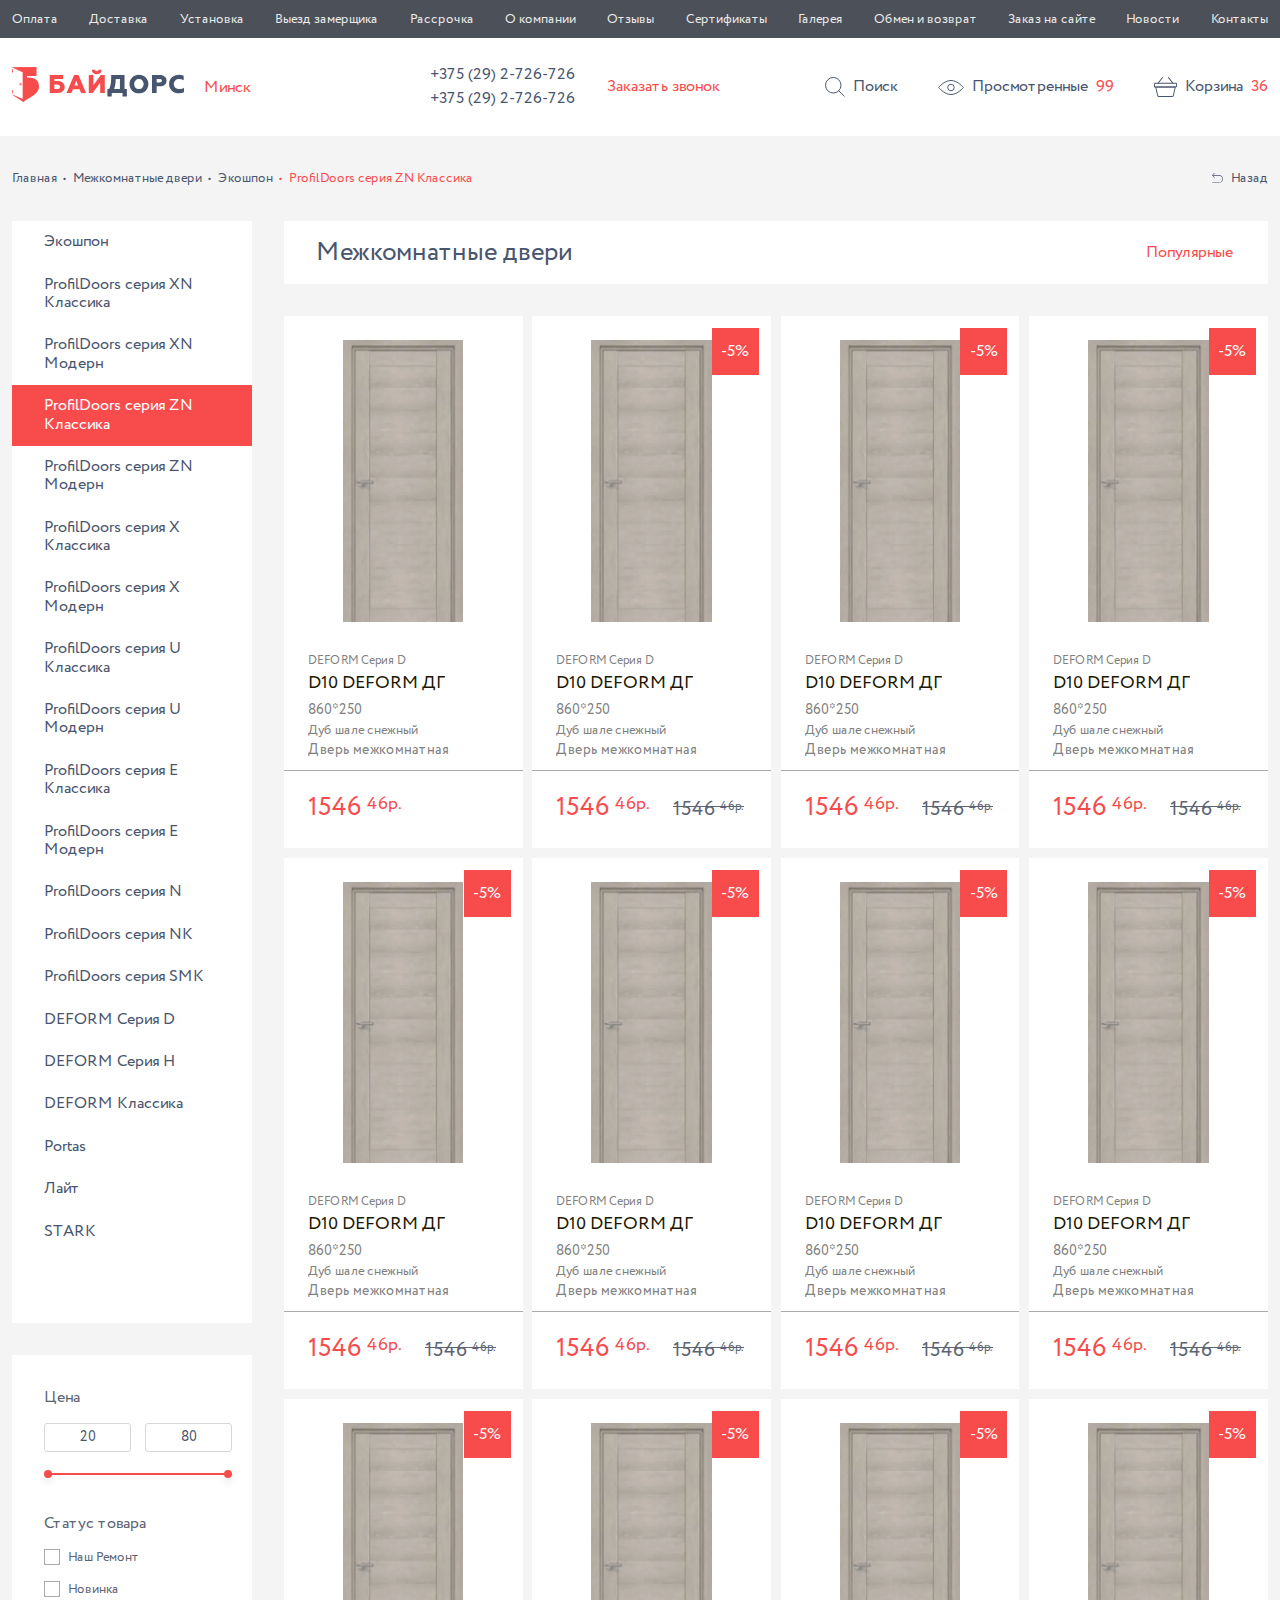
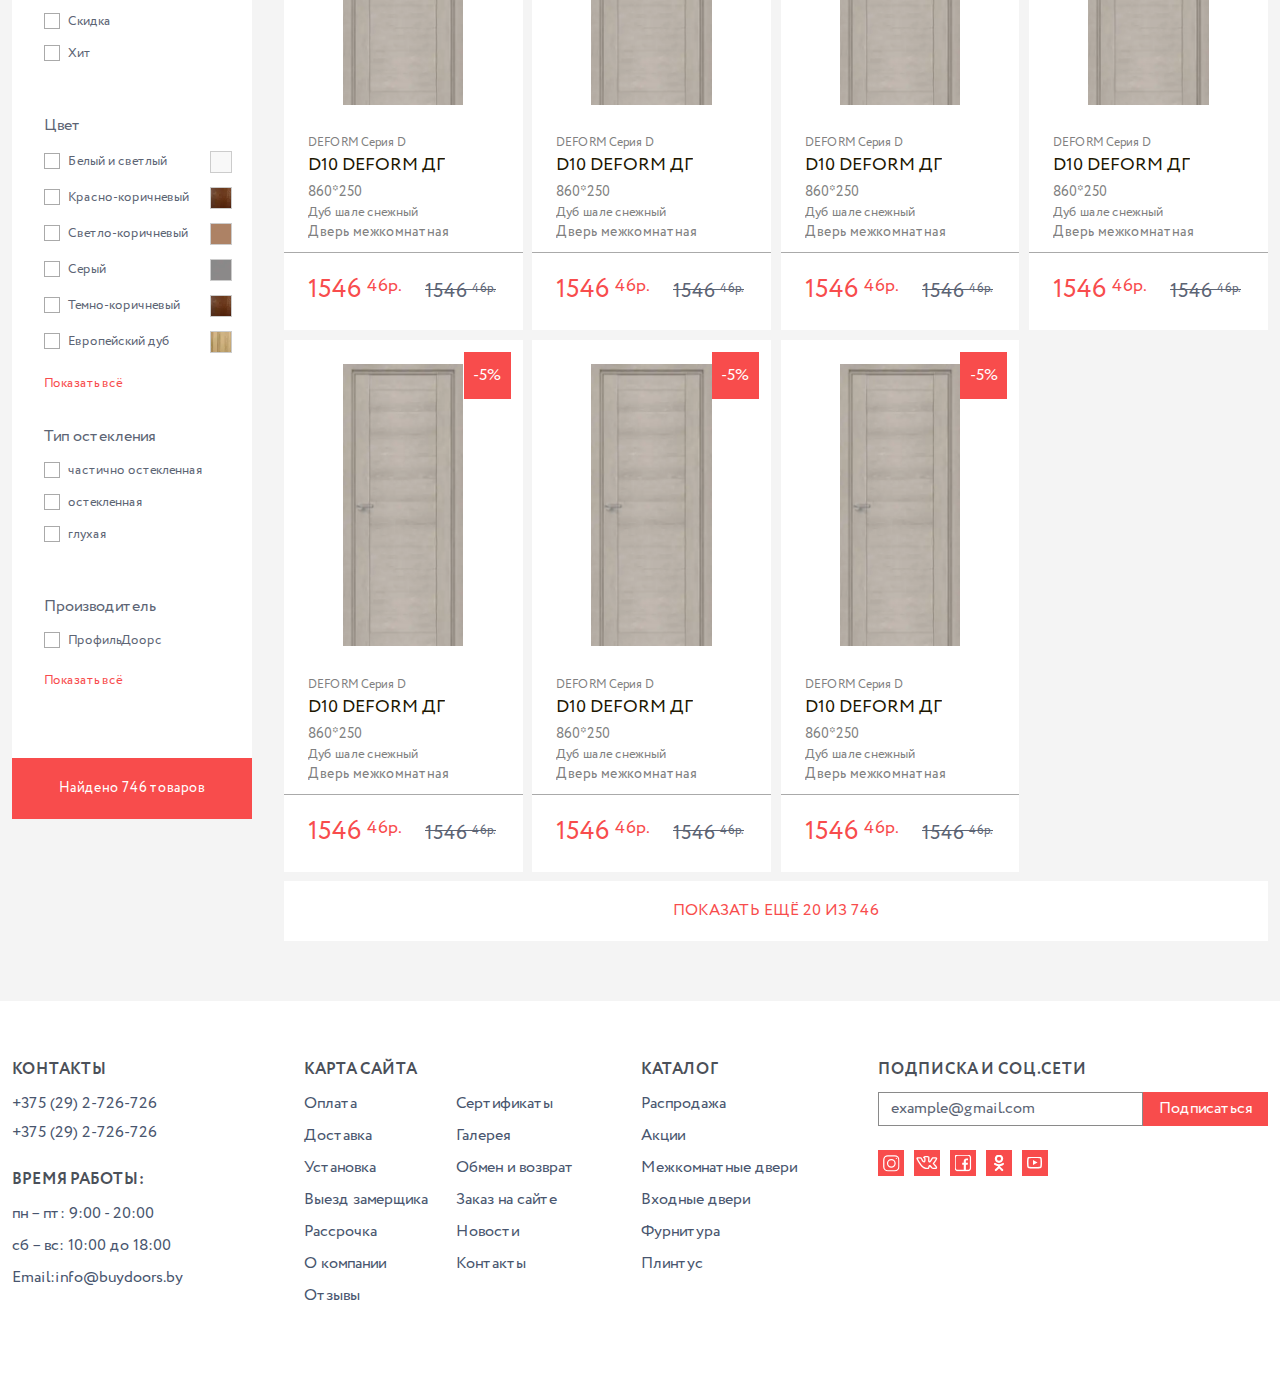
<file: catalogue-page-3.html>
<!DOCTYPE html>
<html lang="en">
<head>
    <meta charset="UTF-8">
    <meta name="viewport" content="width=device-width, initial-scale=1.0">
    <title>Входные и межкомнатные двери - компания Bydoors</title>
    <link rel="stylesheet" href="css/style.css">
</head>
<body>
    <div class="page-main-content">
        <!-- header starts -->
        <header class="header">
            <div class="header-top">
                <div class="container container_header-top">
                    <nav class="header-top__menu" data-da="menu-block,3,1024">
                        <ul class="header-top__menu-list">
                            <li class="header-top__menu-item"> <a href="text-page.html" class="header-top__menu-link">Оплата</a></li>
                            <li class="header-top__menu-item"><a href="text-page.html" class="header-top__menu-link">Доставка</a></li>
                            <li class="header-top__menu-item"><a href="text-page.html" class="header-top__menu-link">Установка</a></li>
                            <li class="header-top__menu-item"><a href="text-page.html" class="header-top__menu-link">Выезд замерщика</a></li>
                            <li class="header-top__menu-item"><a href="text-page.html" class="header-top__menu-link">Рассрочка</a></li>
                            <li class="header-top__menu-item"><a href="about-company-page.html" class="header-top__menu-link">О компании</a></li>
                            <li class="header-top__menu-item"><a href="feedback-page.html" class="header-top__menu-link">Отзывы</a></li>
                            <li class="header-top__menu-item"><a href="text-page.html" class="header-top__menu-link">Сертификаты</a></li>
                            <li class="header-top__menu-item"><a href="gallery-page.html" class="header-top__menu-link">Галерея</a></li>
                            <li class="header-top__menu-item"><a href="text-page.html" class="header-top__menu-link">Обмен и возврат</a></li>
                            <li class="header-top__menu-item"><a href="text-page.html" class="header-top__menu-link">Заказ на сайте</a></li>
                            <li class="header-top__menu-item"><a href="news-page.html" class="header-top__menu-link">Новости</a></li>
                            <li class="header-top__menu-item"><a href="contacts-page.html" class="header-top__menu-link">Контакты</a></li>
                        </ul>
                    </nav>
                </div>
            </div>

           <div class="header-bottom">
                <div class="container">
                    <div class="header-bottom__content-wrapper">
                        <label for="toggle-checkbox" class="header-bottom__burger-menu-open-button">
                            <span class="header-bottom__open-button-bar"></span>
                        </label>
                        <div class="header-bottom__logo-city-block">
                            <div class="header-bottom__logo-wrapper">
                                <a href="index.html" class="header-bottom__logo-link"><picture><source srcset="img/header/logo.svg" type="image/webp"><img  src="img/header/logo.svg" class="header-bottom__logo-image" alt="логотип компании"></picture></a>
                            </div>
                            <div class="header-bottom__city-select-wrapper" data-da="header,last,1024">
                                <select name="city-select" id="city-select" class="header-bottom__city-select">
                                    <option value="Минск" data-value="Минск" disabled>Минск</option>
                                    <option value="Минск">Минск</option>
                                    <option value="Гомель">Гомель</option>
                                    <option value="Могилёв">Могилёв</option>
                                    <option value="Борисов">Борисов</option>
                                    <option value="Брест">Брест</option>
                                    <option value="Витебск">Витебск</option>
                                    <option value="Барановичи">Барановичи</option>
                                </select>
                            </div>
                        </div>
                        <div class="header-bottom__phones-block">
                            <div class="header-bottom__numbers" data-da="menu-block,2,1024" data-value="Минск">
                                <a href="tel:+375292726726" class="header-bottom__phone">+375 (29) 2-726-726</a>
                                <a href="tel:+375292726726" class="header-bottom__phone">+375 (29) 2-726-726</a>
                            </div>
                            <div class="header-bottom__numbers" data-da="menu-block,2,1024" data-value="Гомель">
                                <a href="tel:+375292726725" class="header-bottom__phone">+375 (29) 2-726-725</a>
                                <a href="tel:+375292726725" class="header-bottom__phone">+375 (29) 2-726-725</a>
                            </div>
                            <div class="header-bottom__numbers" data-da="menu-block,2,1024" data-value="Могилёв">
                                <a href="tel:+375292726724" class="header-bottom__phone">+375 (29) 2-726-724</a>
                                <a href="tel:+375292726724" class="header-bottom__phone">+375 (29) 2-726-724</a>
                            </div>
                            <div class="header-bottom__numbers" data-da="menu-block,2,1024" data-value="Борисов">
                                <a href="tel:+375292726723" class="header-bottom__phone">+375 (29) 2-726-723</a>
                                <a href="tel:+375292726723" class="header-bottom__phone">+375 (29) 2-726-723</a>
                            </div>
                            <div class="header-bottom__numbers" data-da="menu-block,2,1024" data-value="Брест">
                                <a href="tel:+375292726722" class="header-bottom__phone">+375 (29) 2-726-722</a>
                                <a href="tel:+375292726722" class="header-bottom__phone">+375 (29) 2-726-722</a>
                            </div>
                            <div class="header-bottom__numbers" data-da="menu-block,2,1024" data-value="Витебск">
                                <a href="tel:+375292726721" class="header-bottom__phone">+375 (29) 2-726-721</a>
                                <a href="tel:+375292726721" class="header-bottom__phone">+375 (29) 2-726-721</a>
                            </div>
                            <div class="header-bottom__numbers" data-da="menu-block,2,1024" data-value="Барановичи">
                                <a href="tel:+375292726723" class="header-bottom__phone">+375 (29) 2-726-720</a>
                                <a href="tel:+375292726723" class="header-bottom__phone">+375 (29) 2-726-720</a>
                            </div>
                            <span class="header-bottom__order-call-button">Заказать звонок</span>
                        </div>
                        <div class="header-bottom__search-cart-block">
                            <div class="header-bottom__search">
                                <svg class="header-bottom__search-icon" width="20" height="20" viewBox="0 0 20 20" fill="none" xmlns="http://www.w3.org/2000/svg">
                                    <circle cx="8.26079" cy="8.26079" r="7.76079" stroke="#48556E"/>
                                    <line x1="13.5708" y1="13.6898" x2="19.3534" y2="19.4723" stroke="#48556E"/>
                                </svg>
                                <span class="header-bottom__search-text">Поиск</span>
                            </div>
                            <a href="catalogue-page.html" class="header-bottom__goods-seen-block">
                                <svg class="header-bottom__goods-seen-icon" width="26" height="15" viewBox="0 0 26 15" fill="none" xmlns="http://www.w3.org/2000/svg">
                                    <path d="M0.632271 7.51139C0.629039 7.50756 0.625837 7.50376 0.622665 7.5C0.625837 7.49624 0.629039 7.49244 0.632271 7.48861C0.800759 7.28908 1.05073 7.00229 1.37347 6.65733C2.0195 5.96683 2.95423 5.04634 4.10794 4.12681C6.4279 2.27778 9.57162 0.481856 13 0.481856C16.4284 0.481856 19.5721 2.27778 21.8921 4.12681C23.0458 5.04634 23.9805 5.96683 24.6265 6.65733C24.9493 7.00229 25.1992 7.28908 25.3677 7.48861C25.371 7.49244 25.3742 7.49624 25.3773 7.5C25.3742 7.50376 25.371 7.50756 25.3677 7.51139C25.1992 7.71092 24.9493 7.99771 24.6265 8.34267C23.9805 9.03318 23.0458 9.95366 21.8921 10.8732C19.5721 12.7222 16.4284 14.5181 13 14.5181C9.57162 14.5181 6.4279 12.7222 4.10794 10.8732C2.95423 9.95366 2.0195 9.03318 1.37347 8.34267C1.05073 7.99771 0.800759 7.71092 0.632271 7.51139Z" stroke="#48556E" stroke-width="0.963712"/>
                                    <circle cx="12.9687" cy="7.48338" r="3.25983" stroke="#48556E" stroke-width="0.963712"/>
                                </svg>
                                <span class="header-bottom__goods-seen-text">Просмотренные</span>
                                <span class="header-bottom__goods-seen-amount">99</span>
                            </a>
                            <a href="cart-page.html" class="header-bottom__to-cart-block-link">
                                <svg class="header-bottom__cart-icon" width="23" height="20" viewBox="0 0 23 20" fill="none" xmlns="http://www.w3.org/2000/svg">
                                    <path d="M20.8282 9.87384C20.7739 10.117 20.7172 10.3626 20.6629 10.6058C20.5283 11.2008 20.3937 11.7982 20.2591 12.3932C20.0891 13.1464 19.9191 13.9019 19.7491 14.6551C19.5886 15.3658 19.428 16.0765 19.2675 16.7848C19.1612 17.2523 19.0573 17.7175 18.9511 18.185C18.9322 18.2653 18.9157 18.3432 18.8968 18.4235V18.4258C18.8897 18.4589 18.8826 18.4896 18.8708 18.5226C18.8637 18.5439 18.8212 18.6501 18.8496 18.5887C18.8802 18.525 18.833 18.6194 18.8236 18.6336C18.8094 18.6619 18.7929 18.6903 18.774 18.7162C18.7598 18.7375 18.6984 18.7989 18.7457 18.7587C18.7952 18.7162 18.715 18.7894 18.6984 18.806C18.6772 18.8296 18.6536 18.8485 18.63 18.8721C18.5662 18.9311 18.6984 18.8272 18.6252 18.8768C18.5686 18.9146 18.5072 18.9476 18.4482 18.9807C18.4033 19.0043 18.4859 18.9641 18.4883 18.9641C18.4741 18.9641 18.4552 18.976 18.4434 18.9807C18.4127 18.9925 18.382 19.0019 18.3514 19.009C18.3207 19.0185 18.2876 19.0232 18.2569 19.0303C18.2073 19.0421 18.2994 19.0255 18.3018 19.0255C18.2829 19.0208 18.2545 19.0303 18.2357 19.0303C18.0491 19.0397 17.8579 19.0326 17.6714 19.0326C17.218 19.0326 16.7647 19.0326 16.3113 19.0326C15.6597 19.0326 15.0056 19.0326 14.354 19.0326C13.5961 19.0326 12.8358 19.0326 12.0779 19.0326C11.294 19.0326 10.5101 19.0326 9.72619 19.0326C9.00841 19.0326 8.29299 19.0326 7.57521 19.0326C7.01563 19.0326 6.45368 19.0326 5.8941 19.0326C5.58007 19.0326 5.26368 19.0326 4.94965 19.0326C4.87173 19.0326 4.79382 19.0303 4.7159 19.0279C4.66395 19.0255 4.7584 19.0326 4.76076 19.035C4.74895 19.0279 4.72534 19.0279 4.71354 19.0255C4.68284 19.0185 4.64979 19.0114 4.61909 19.0019C4.5884 18.9925 4.5577 18.9807 4.52701 18.9712C4.47743 18.9547 4.56479 18.9854 4.56715 18.9878C4.5577 18.976 4.52465 18.9665 4.51048 18.9594C4.45618 18.9311 4.40423 18.8815 4.34993 18.8579C4.35229 18.8579 4.4184 18.9169 4.38298 18.8815C4.37117 18.8697 4.35937 18.8603 4.34756 18.8508C4.32159 18.8248 4.29562 18.7989 4.26965 18.7729C4.26256 18.7658 4.2484 18.7398 4.23895 18.7375C4.24131 18.7375 4.29326 18.813 4.26492 18.7705C4.2484 18.7446 4.22951 18.7186 4.21062 18.6903C4.19409 18.6619 4.17756 18.636 4.1634 18.6053C4.15867 18.5958 4.15159 18.5675 4.14215 18.5628C4.15867 18.5769 4.17284 18.6501 4.15395 18.5864C4.13506 18.5321 4.1209 18.4778 4.10673 18.4235C4.04298 18.1472 3.98159 17.8686 3.91784 17.59C3.77853 16.9761 3.63923 16.3622 3.50228 15.7483C3.32992 14.9904 3.15992 14.2325 2.98756 13.4745C2.82936 12.7757 2.67117 12.0768 2.51297 11.3779C2.41381 10.9363 2.31464 10.4972 2.21547 10.0556C2.20131 9.99426 2.18714 9.93287 2.17534 9.87384C2.02422 10.0722 1.87075 10.2729 1.71964 10.4712C1.89436 10.4712 2.06908 10.4712 2.24381 10.4712C2.71839 10.4712 3.19534 10.4712 3.66992 10.4712C4.36881 10.4712 5.07007 10.4712 5.76896 10.4712C6.62604 10.4712 7.48313 10.4712 8.34021 10.4712C9.27994 10.4712 10.2173 10.4712 11.157 10.4712C12.1015 10.4712 13.0459 10.4712 13.988 10.4712C14.8711 10.4712 15.7565 10.4712 16.6395 10.4712C17.3857 10.4712 18.1341 10.4712 18.8802 10.4712C19.4162 10.4712 19.9498 10.4712 20.4858 10.4712C20.7408 10.4712 20.9958 10.4759 21.2484 10.4712C21.2603 10.4712 21.2697 10.4712 21.2815 10.4712C21.5294 10.4712 21.7655 10.254 21.7537 9.99898C21.7419 9.74398 21.5459 9.52676 21.2815 9.52676C21.1068 9.52676 20.9321 9.52676 20.7573 9.52676C20.2827 9.52676 19.8058 9.52676 19.3312 9.52676C18.6323 9.52676 17.9311 9.52676 17.2322 9.52676C16.3751 9.52676 15.518 9.52676 14.6609 9.52676C13.7212 9.52676 12.7838 9.52676 11.8441 9.52676C10.8997 9.52676 9.95522 9.52676 9.01313 9.52676C8.13007 9.52676 7.24466 9.52676 6.3616 9.52676C5.61548 9.52676 4.86701 9.52676 4.1209 9.52676C3.58492 9.52676 3.05131 9.52676 2.51534 9.52676C2.26034 9.52676 2.00533 9.52203 1.75269 9.52676C1.74089 9.52676 1.73144 9.52676 1.71964 9.52676C1.40089 9.52676 1.19783 9.82662 1.26394 10.1241C1.32061 10.372 1.37728 10.6223 1.43158 10.8702C1.56853 11.4747 1.70547 12.0815 1.84242 12.6859C2.01478 13.4486 2.18714 14.2112 2.3595 14.9739C2.52006 15.6869 2.68061 16.3976 2.84117 17.1107C2.9427 17.564 3.04659 18.0197 3.14812 18.473C3.16464 18.5415 3.17881 18.61 3.19534 18.6785C3.34409 19.316 3.88478 19.8519 4.53881 19.9511C4.79145 19.9889 5.04409 19.9794 5.29909 19.9794C5.74771 19.9794 6.19632 19.9794 6.64729 19.9794C7.30368 19.9794 7.96007 19.9794 8.6141 19.9794C9.38383 19.9794 10.1536 19.9794 10.9233 19.9794C11.7143 19.9794 12.5052 19.9794 13.2986 19.9794C14.0163 19.9794 14.7365 19.9794 15.4543 19.9794C16.0162 19.9794 16.5782 19.9794 17.1401 19.9794C17.4494 19.9794 17.7611 19.9794 18.0704 19.9794C18.2191 19.9794 18.3608 19.97 18.5072 19.944C19.1423 19.8307 19.6594 19.2994 19.8034 18.6808C19.8625 18.4234 19.9191 18.1661 19.9782 17.9064C20.1175 17.2925 20.2544 16.6786 20.3937 16.0647C20.5661 15.3044 20.7361 14.5441 20.9084 13.7839C21.069 13.0755 21.2296 12.3672 21.3901 11.6565C21.4916 11.2079 21.5932 10.7593 21.6947 10.313C21.7089 10.2516 21.723 10.1879 21.7372 10.1265C21.7915 9.88565 21.664 9.60467 21.4066 9.54565C21.1705 9.48898 20.8872 9.61648 20.8282 9.87384Z" fill="#48556E"/>
                                    <path d="M22.0554 6.91558C22.0554 7.7278 22.0696 8.54239 22.0554 9.35461C22.0554 9.35933 22.0554 9.36169 22.0554 9.36642C22.0554 9.36642 22.0554 9.36642 22.0554 9.36878C22.0554 9.38058 22.0554 9.39003 22.0554 9.40183C22.0507 9.44433 22.053 9.44433 22.0578 9.40183C22.0601 9.39239 22.0601 9.38058 22.0625 9.37114C22.0578 9.39239 22.053 9.41128 22.0459 9.43253C22.0294 9.50572 22.0389 9.39475 22.0601 9.40656C22.0625 9.40892 22.0341 9.45378 22.0318 9.46086C21.994 9.5435 22.0955 9.4042 22.0318 9.46322C22.0153 9.47975 21.9916 9.49864 21.9775 9.51517C21.9468 9.55767 22.0719 9.46558 21.9869 9.50336C21.9798 9.50572 21.935 9.53406 21.9326 9.5317C21.9232 9.51281 22.0318 9.50336 21.9586 9.51753C21.9491 9.51989 21.9397 9.52225 21.9279 9.52697C21.8878 9.53642 21.8878 9.53642 21.9279 9.52933C21.9373 9.52697 21.9491 9.52697 21.9586 9.52461C21.9421 9.52697 21.9255 9.52697 21.9114 9.52697C21.9043 9.52697 21.8996 9.52697 21.8948 9.52697C21.8736 9.52697 21.8547 9.52697 21.8334 9.52697C21.7012 9.52697 21.5666 9.52697 21.4344 9.52697C20.8583 9.52697 20.2822 9.52697 19.7061 9.52697C18.8136 9.52697 17.9211 9.52697 17.0286 9.52697C15.933 9.52697 14.8351 9.52697 13.7395 9.52697C12.5731 9.52697 11.4068 9.52697 10.2404 9.52697C9.11647 9.52697 7.99257 9.52697 6.87104 9.52697C5.90771 9.52697 4.94201 9.52697 3.97867 9.52697C3.29867 9.52697 2.61867 9.52697 1.93867 9.52697C1.66242 9.52697 1.38617 9.5317 1.11228 9.52697H1.10991C1.10991 9.52697 1.07922 9.52697 1.07686 9.52697C0.980053 9.52697 1.13589 9.55767 1.09339 9.52933C1.0863 9.52461 1.01783 9.51281 1.01783 9.50808C1.01547 9.51517 1.12644 9.55295 1.02019 9.50336C0.951719 9.47031 1.06033 9.50808 1.04144 9.52461C1.03908 9.52697 1.0013 9.4892 0.996581 9.48447C0.989497 9.47739 0.982414 9.47031 0.975331 9.46322C0.949358 9.43253 0.949358 9.43253 0.975331 9.46322C0.982414 9.47031 0.987136 9.47975 0.99422 9.48683C0.982414 9.47031 0.972969 9.45142 0.963525 9.43489C0.921025 9.3735 0.994219 9.4585 0.972969 9.46322C0.970608 9.46322 0.956442 9.41128 0.954081 9.4042C0.918664 9.31211 0.954081 9.48211 0.954081 9.42072C0.954081 9.40892 0.951719 9.37822 0.951719 9.37114C0.949358 9.24364 0.951719 9.11614 0.951719 8.98864C0.951719 8.4503 0.951719 7.91433 0.951719 7.37599C0.951719 7.22724 0.949358 7.07613 0.951719 6.92738C0.951719 6.92502 0.951719 6.92266 0.951719 6.9203C0.951719 6.91085 0.951719 6.89669 0.951719 6.88724C0.951719 6.79044 0.921025 6.94863 0.949358 6.90377C0.954081 6.89669 0.965886 6.82822 0.970608 6.82822C0.980053 6.83058 0.91158 6.93446 0.961164 6.85655C0.958803 6.86127 0.991858 6.8046 0.991858 6.8046C0.946997 6.85891 0.942275 6.86599 0.975331 6.82822C0.982414 6.82113 0.989497 6.81405 0.996581 6.80697C1.00366 6.79988 1.01075 6.7928 1.01783 6.78571C1.04853 6.75974 1.04853 6.75974 1.01783 6.78571C1.01075 6.7928 1.0013 6.79752 0.99422 6.8046C1.01075 6.7928 1.02964 6.78335 1.04616 6.77391C1.10755 6.73141 1.02255 6.8046 1.01783 6.78335C1.01783 6.78099 1.06978 6.76683 1.07686 6.76446C1.16894 6.72905 0.998942 6.76446 1.06033 6.76446C1.01075 6.76446 1.22325 6.75974 1.10991 6.7621C1.10991 6.7621 1.10991 6.7621 1.11228 6.7621C1.18547 6.75974 1.25866 6.7621 1.33422 6.7621C1.81825 6.7621 2.29992 6.7621 2.78395 6.7621C3.61034 6.7621 4.43673 6.7621 5.26548 6.7621C6.3209 6.7621 7.37868 6.7621 8.4341 6.7621C9.59577 6.7621 10.7598 6.7621 11.9215 6.7621C13.0666 6.7621 14.2118 6.7621 15.3545 6.7621C16.3651 6.7621 17.378 6.7621 18.3886 6.7621C19.1489 6.7621 19.9091 6.7621 20.6694 6.7621C21.0543 6.7621 21.4415 6.7621 21.8264 6.7621C21.85 6.7621 21.8736 6.7621 21.8972 6.7621H21.8996C21.9114 6.7621 22.0459 6.7621 21.9326 6.7621C22.0105 6.7621 21.8996 6.77391 21.9019 6.75738C21.9019 6.75502 21.9539 6.77155 21.9633 6.77391C22.0554 6.7928 21.9137 6.73141 21.9491 6.76683C21.9539 6.77155 22.0176 6.80224 22.0153 6.8046C22.0105 6.81169 21.9279 6.72196 21.9916 6.78808C22.0058 6.80224 22.02 6.81641 22.0341 6.83058C22.1003 6.89197 22.0129 6.76919 22.0247 6.81877C22.0271 6.82585 22.0672 6.88252 22.0625 6.88488C22.053 6.8896 22.0294 6.76919 22.0483 6.85891C22.0483 6.85419 22.0648 6.9203 22.0648 6.9203C22.0625 6.89905 22.0601 6.8778 22.0578 6.85655C22.0554 6.87308 22.0554 6.89433 22.0554 6.91558C22.0625 7.16349 22.2679 7.39961 22.5276 7.3878C22.7779 7.37599 23.0069 7.18002 22.9998 6.91558C22.9833 6.27571 22.4733 5.81057 21.8453 5.81057C21.7154 5.81057 21.5879 5.81057 21.458 5.81057C20.8772 5.81057 20.2964 5.81057 19.7132 5.81057C18.8041 5.81057 17.8975 5.81057 16.9884 5.81057C15.874 5.81057 14.7619 5.81057 13.6475 5.81057C12.4645 5.81057 11.284 5.81057 10.1011 5.81057C8.96063 5.81057 7.82021 5.81057 6.67979 5.81057C5.71882 5.81057 4.75784 5.81057 3.79451 5.81057C3.13339 5.81057 2.47228 5.81057 1.81117 5.81057C1.63172 5.81057 1.45228 5.81057 1.27519 5.81057C1.12172 5.81057 0.975331 5.80821 0.821858 5.84835C0.333106 5.97349 0.0119945 6.43155 0.00255 6.92738C0.000188884 7.08322 0.00255 7.23669 0.00255 7.39252C0.00255 7.93794 0.00255 8.48336 0.00255 9.02878C0.00255 9.15628 -0.00453334 9.2885 0.00491113 9.41836C0.0497724 10.0086 0.51019 10.462 1.10755 10.4738C1.17603 10.4761 1.2445 10.4738 1.31061 10.4738C1.79464 10.4738 2.28103 10.4738 2.76506 10.4738C3.60326 10.4738 4.44145 10.4738 5.27729 10.4738C6.35396 10.4738 7.42827 10.4738 8.50494 10.4738C9.68313 10.4738 10.8637 10.4738 12.0419 10.4738C13.2012 10.4738 14.3629 10.4738 15.5222 10.4738C16.5398 10.4738 17.5598 10.4738 18.5775 10.4738C19.3212 10.4738 20.0673 10.4738 20.8111 10.4738C21.1605 10.4738 21.51 10.4761 21.8571 10.4738C22.4875 10.4714 22.9857 9.98975 22.9951 9.35461C23.0022 8.91072 22.9951 8.46919 22.9951 8.0253C22.9951 7.65697 22.9951 7.28627 22.9951 6.91794C22.9951 6.67002 22.7779 6.43391 22.5229 6.44571C22.2726 6.45516 22.0554 6.65113 22.0554 6.91558Z" fill="#48556E"/>
                                    <path d="M14.1127 0.712912C14.6085 1.3693 15.102 2.02569 15.5978 2.68208C16.3817 3.72098 17.1656 4.75987 17.9495 5.80112C18.1313 6.04196 18.3131 6.28279 18.4949 6.52362C18.6437 6.7196 18.9105 6.84237 19.1419 6.69362C19.3355 6.56848 19.4701 6.25918 19.3119 6.04668C18.816 5.39029 18.3226 4.7339 17.8267 4.07751C17.0428 3.03861 16.259 1.99972 15.4751 0.958468C15.2933 0.717634 15.1114 0.4768 14.9296 0.235966C14.7809 0.0399936 14.5141 -0.0827846 14.2827 0.0659658C14.0867 0.191105 13.9521 0.500412 14.1127 0.712912Z" fill="#48556E"/>
                                    <path d="M4.50737 6.52137C5.00321 5.86498 5.49668 5.20859 5.99252 4.5522C6.77641 3.5133 7.5603 2.47441 8.34419 1.43316C8.52599 1.19233 8.7078 0.951491 8.88961 0.710657C9.03836 0.512324 8.92738 0.174684 8.71961 0.0637111C8.47169 -0.0685115 8.23322 0.0212111 8.07266 0.233712C7.57682 0.890103 7.08335 1.54649 6.58752 2.20288C5.80363 3.24178 5.01973 4.28067 4.23584 5.32192C4.05404 5.56276 3.87223 5.80359 3.69042 6.04442C3.54167 6.24276 3.65265 6.5804 3.86043 6.69137C4.1107 6.82359 4.34918 6.73387 4.50737 6.52137Z" fill="#48556E"/>
                                </svg>
                                <span class="header-bottom__cart-text">Корзина</span>
                                <span class="header-bottom__in-cart-amount">36</span>      
                            </a>
                        </div>
                    </div>
                </div>
            </div>
        </header>
        <!-- header end -->

        <main class="catalogue-page-main">
            <!-- page-top-block starts -->
            <div class="container">
                <div class="page-top-block">
                    <div class="page-top-block__breadcrumbs">
                        <a href="index.html" class="page-top-block__breadcrumbs-item">Главная</a>
                        <a href="catalogue-page" class="page-top-block__breadcrumbs-item">Межкомнатные двери</a>
                        <a href="catalogue-page-2.html" class="page-top-block__breadcrumbs-item">Экошпон</a>
                        <a href="index.html" class="page-top-block__breadcrumbs-item active">ProfilDoors серия ZN Классика</a>
                    </div>
                    <a href="index.html" class="page-top-block__back-link">
                        <svg class="page-top-block__back-link-image" width="11" height="11" viewBox="0 0 11 11" fill="none" xmlns="http://www.w3.org/2000/svg">
                            <path d="M11 6.04836C10.9988 7.10121 10.574 8.11059 9.81893 8.85504C9.06386 9.59949 8.04013 10.0182 6.97234 10.0194H0.484744C0.407599 10.0194 0.333614 9.98916 0.279064 9.93538C0.224514 9.88159 0.193869 9.80864 0.193869 9.73257C0.193869 9.65651 0.224514 9.58356 0.279064 9.52977C0.333614 9.47599 0.407599 9.44577 0.484744 9.44577H6.97234C7.88621 9.44577 8.76266 9.08781 9.40886 8.45065C10.0551 7.81349 10.4181 6.94931 10.4181 6.04822C10.4181 5.14713 10.0551 4.28295 9.40886 3.64579C8.76266 3.00862 7.88621 2.65067 6.97234 2.65067H0.990954L2.59787 4.23509C2.62544 4.2616 2.6474 4.29324 2.66247 4.32818C2.67755 4.36312 2.68543 4.40066 2.68568 4.43863C2.68592 4.4766 2.67852 4.51424 2.66389 4.54937C2.64927 4.58449 2.62772 4.6164 2.60049 4.64325C2.57326 4.6701 2.54089 4.69135 2.50527 4.70577C2.46965 4.72019 2.43147 4.72749 2.39297 4.72725C2.35446 4.72701 2.31638 4.71923 2.28095 4.70437C2.24551 4.68951 2.21342 4.66785 2.18654 4.64067L0.0831036 2.56666C0.0805148 2.56414 0.0797584 2.56064 0.077286 2.55806C0.0531843 2.53358 0.0337886 2.50499 0.0200417 2.47368L0.0197801 2.47271C0.018762 2.47024 0.0188201 2.4676 0.0178602 2.46508C0.00691636 2.43609 0.000882432 2.40553 3.31776e-07 2.37462C-1.46921e-05 2.36496 0.00048054 2.35531 0.00148387 2.34571C0.00443758 2.31157 0.0125964 2.27807 0.0256848 2.24633C0.0394308 2.21473 0.0588865 2.18586 0.0831036 2.16112L2.18654 0.0871183C2.21339 0.0598196 2.24549 0.0380599 2.28095 0.0231051C2.31641 0.00815026 2.35454 0.000298919 2.39311 8.37069e-06C2.43168 -0.000282178 2.46992 0.00699374 2.50561 0.0214126C2.5413 0.0358314 2.57373 0.0571052 2.601 0.0839961C2.62828 0.110887 2.64986 0.142858 2.66448 0.178049C2.67911 0.213239 2.68649 0.250946 2.6862 0.288976C2.6859 0.327006 2.67795 0.364598 2.66278 0.399567C2.64762 0.434535 2.62555 0.46618 2.59787 0.492661L0.990954 2.0772H6.97234C8.04013 2.07842 9.06384 2.4972 9.8189 3.24167C10.574 3.98614 10.9987 4.99551 11 6.04836Z" fill="#48556E"/>
                        </svg>                            
                        <span class="page-top-block__back-link-text">Назад</span>
                    </a>
                </div>
            </div>
            <!-- page-top-block end -->
        

            <!-- good-card-section starts -->
            <section class="catalogue-section">
                <div class="container">
                    <div class="catalogue-section__content-wrapper">
                        <!-- aside-block starts -->
                        <div class="catalogue-section__aside-block">
                            <!-- menu-block starts -->
                            <input id="toggle-checkbox" type="checkbox" class="catalogue-section__toggle-checkbox">
                            <div class="catalogue-section__background-main-menu-mobile"></div>
                            <div class="catalogue-section__menu-block menu-block">
                                <ul class="menu-block__menu-list">
                                    <li class="menu-block__menu-item">
                                        <a href="catalogue-page.html" class="menu-block__menu-link"> 
                                            Экошпон
                                        </a>
                                    </li>
                                    <li class="menu-block__menu-item">
                                        <a href="" class="menu-block__menu-link">
                                            ProfilDoors серия XN Классика
                                        </a>
                                    </li>
                                    <li class="menu-block__menu-item">
                                        <a href="" class="menu-block__menu-link">
                                            ProfilDoors серия XN Модерн
                                        </a>
                                    </li>
                                    <li class="menu-block__menu-item menu-block__menu-item_headline">
                                        <a href="" class="menu-block__menu-link menu-block__menu-link_headline menu-block__menu-link_second-level-headline">
                                            ProfilDoors серия ZN Классика
                                        </a>
                                    </li>
                                    <li class="menu-block__menu-item">
                                        <a href="" class="menu-block__menu-link">
                                            ProfilDoors серия ZN Модерн
                                        </a>
                                    </li>
                                    <li class="menu-block__menu-item">
                                        <a href="" class="menu-block__menu-link">
                                            ProfilDoors серия X Классика
                                        </a>
                                    </li>
                                    <li class="menu-block__menu-item">
                                        <a href="" class="menu-block__menu-link">
                                            ProfilDoors серия X Модерн
                                        </a>
                                    </li>
                                    <li class="menu-block__menu-item">
                                        <a href="" class="menu-block__menu-link">
                                            ProfilDoors серия U Классика
                                        </a>
                                    </li>
                                    <li class="menu-block__menu-item">
                                        <a href="" class="menu-block__menu-link">
                                            ProfilDoors серия U Модерн
                                        </a>
                                    </li>
                                    <li class="menu-block__menu-item">
                                        <a href="" class="menu-block__menu-link">
                                            ProfilDoors серия Е Классика
                                        </a>
                                    </li>
                                    <li class="menu-block__menu-item">
                                        <a href="" class="menu-block__menu-link">
                                            ProfilDoors серия E Модерн
                                        </a>
                                    </li>
                                    <li class="menu-block__menu-item">
                                        <a href="" class="menu-block__menu-link">
                                            ProfilDoors серия N
                                        </a>
                                    </li>
                                    <li class="menu-block__menu-item">
                                        <a href="" class="menu-block__menu-link">
                                            ProfilDoors серия NK
                                        </a>
                                    </li>
                                    <li class="menu-block__menu-item">
                                        <a href="" class="menu-block__menu-link">
                                            ProfilDoors серия SMK
                                        </a>
                                    </li>
                                    <li class="menu-block__menu-item">
                                        <a href="" class="menu-block__menu-link">
                                            DEFORM Серия D
                                        </a>
                                    </li>
                                    <li class="menu-block__menu-item">
                                        <a href="" class="menu-block__menu-link">
                                            DEFORM Серия H
                                        </a>
                                    </li>
                                    <li class="menu-block__menu-item">
                                        <a href="" class="menu-block__menu-link">
                                            DEFORM Классика
                                        </a>
                                    </li>
                                    <li class="menu-block__menu-item">
                                        <a href="" class="menu-block__menu-link">
                                            Portas
                                        </a>
                                    </li>
                                    <li class="menu-block__menu-item">
                                        <a href="" class="menu-block__menu-link">
                                            Лайт
                                        </a>
                                    </li>
                                    <li class="menu-block__menu-item">
                                        <a href="" class="menu-block__menu-link">
                                            STARK
                                        </a>
                                    </li>
                                </ul>
                            </div>
                            <!-- menu-block end -->

                            <!-- filter-block starts -->
                            <input id="filter-block-switch-checkbox" type="checkbox" class="catalogue-section__filter-block-switch-checkbox">
                            <div class="catalogue-section__background-mobile"></div>
                            <div class="catalogue-section__filter-block filter-block">
                                <div class="filter-block__close-filter-block">
                                    <span class="filter-block__close-filter-button"></span>
                                    <span class="filter-block__close-filter-text">Закрыть</span>
                                </div>
                                <div class="filter-block__main-content">
                                    <div class="filter-block__block">
                                        <span class="filter-block__block-headline">Цена</span>
                                        <div class="filter-block__price-inputs-wrapper">
                                            <input type="text" name="min-price" class="filter-block__price-block-input filter-block__price-block-input_from js-input-from" value="20">
                                            <input type="text" name="max-price" class="filter-block__price-block-input filter-block__price-block-input_to js-input-to" value="80">
                                        </div>
                                        <div class="range-slider">
                                            <input type="text" class="js-range-slider" value="" />
                                        </div>
                                    </div>

                                    <div class="filter-block__block">
                                        <span class="filter-block__block-headline">Статус товара</span>
                                        <label class="filter-block__checkbox-label">
                                            <input name="product-status" type="checkbox" class="filter-block__select-option-checkbox" value="Наш Ремонт">
                                            <span class="filter-block__checkbox-icon"></span>
                                            <span class="filter-block__option-name">Наш Ремонт</span>
                                        </label>
                                        <label class="filter-block__checkbox-label">
                                            <input name="product-status" type="checkbox" class="filter-block__select-option-checkbox" value="Новинка">
                                            <span class="filter-block__checkbox-icon"></span>
                                            <span class="filter-block__option-name">Новинка</span>
                                        </label>
                                        <label class="filter-block__checkbox-label">
                                            <input name="product-status" type="checkbox" class="filter-block__select-option-checkbox" value="Скидка">
                                            <span class="filter-block__checkbox-icon"></span>
                                            <span class="filter-block__option-name">Скидка</span>
                                        </label>
                                        <label class="filter-block__checkbox-label">
                                            <input name="product-status" type="checkbox" class="filter-block__select-option-checkbox" value="Хит">
                                            <span class="filter-block__checkbox-icon"></span>
                                            <span class="filter-block__option-name">Хит</span>
                                        </label>
                                    </div>

                                    <div class="filter-block__block">
                                        <span class="filter-block__block-headline">Цвет</span>
                                        <div class="filter-block__colors-wrapper">
                                            <label class="filter-block__checkbox-label">
                                                <input name="product-color" type="checkbox" class="filter-block__select-option-checkbox" value="Белый и светлый">
                                                <span class="filter-block__checkbox-icon"></span>
                                                <span class="filter-block__color-id-wrapper">
                                                    <span class="filter-block__option-name">Белый и светлый</span>
                                                    <span class="filter-block__color-container">
                                                        <picture><source srcset="img/catalogue-page/white.webp" type="image/webp"><img src="img/catalogue-page/white.png" alt="изображение цвета товара" class="filter-block__color-image"></picture>
                                                    </span>
                                                </span>
                                            </label>
                                            <label class="filter-block__checkbox-label">
                                                <input name="product-color" type="checkbox" class="filter-block__select-option-checkbox" value="Красно-коричневый">
                                                <span class="filter-block__checkbox-icon"></span>
                                                <span class="filter-block__color-id-wrapper">
                                                    <span class="filter-block__option-name">Красно-коричневый</span>
                                                    <span class="filter-block__color-container">
                                                        <picture><source srcset="img/catalogue-page/brown.webp" type="image/webp"><img src="img/catalogue-page/brown.png" alt="изображение цвета товара" class="filter-block__color-image"></picture>
                                                    </span>
                                                </span>
                                            </label>
                                            <label class="filter-block__checkbox-label">
                                                <input name="product-color" type="checkbox" class="filter-block__select-option-checkbox" value="Светло-коричневый">
                                                <span class="filter-block__checkbox-icon"></span>
                                                <span class="filter-block__color-id-wrapper">
                                                    <span class="filter-block__option-name">Светло-коричневый</span>
                                                    <span class="filter-block__color-container">
                                                        <picture><source srcset="img/catalogue-page/brown-light.webp" type="image/webp"><img src="img/catalogue-page/brown-light.png" alt="изображение цвета товара" class="filter-block__color-image"></picture>
                                                    </span>
                                                </span>
                                            </label>
                                            <label class="filter-block__checkbox-label">
                                                <input name="product-color" type="checkbox" class="filter-block__select-option-checkbox" value="Серый">
                                                <span class="filter-block__checkbox-icon"></span>
                                                <span class="filter-block__color-id-wrapper">
                                                    <span class="filter-block__option-name">Серый</span>
                                                    <span class="filter-block__color-container">
                                                        <picture><source srcset="img/catalogue-page/grey.webp" type="image/webp"><img src="img/catalogue-page/grey.png" alt="изображение цвета товара" class="filter-block__color-image"></picture>
                                                    </span>
                                                </span>
                                            </label>
                                            <label class="filter-block__checkbox-label">
                                                <input name="product-color" type="checkbox" class="filter-block__select-option-checkbox" value="Темно-коричневый">
                                                <span class="filter-block__checkbox-icon"></span>
                                                <span class="filter-block__color-id-wrapper">
                                                    <span class="filter-block__option-name">Темно-коричневый</span>
                                                    <span class="filter-block__color-container">
                                                        <picture><source srcset="img/catalogue-page/brown.webp" type="image/webp"><img src="img/catalogue-page/brown.png" alt="изображение цвета товара" class="filter-block__color-image"></picture>
                                                    </span>
                                                </span>
                                            </label>
                                            <label class="filter-block__checkbox-label">
                                                <input name="product-color" type="checkbox" class="filter-block__select-option-checkbox" value="Европейский дуб">
                                                <span class="filter-block__checkbox-icon"></span>
                                                <span class="filter-block__color-id-wrapper">
                                                    <span class="filter-block__option-name">Европейский дуб</span>
                                                    <span class="filter-block__color-container">
                                                        <picture><source srcset="img/catalogue-page/yellow.webp" type="image/webp"><img src="img/catalogue-page/yellow.png" alt="изображение цвета товара" class="filter-block__color-image"></picture>
                                                    </span>
                                                </span>
                                            </label>
                                        </div>
                                        <span class="filter-block__show-all-button">Показать всё</span>
                                    </div>
                                    
                                    <div class="filter-block__block">
                                        <span class="filter-block__block-headline">Тип остекления</span>
                                        <label class="filter-block__checkbox-label">
                                            <input name="product-glass-type" type="checkbox" class="filter-block__select-option-checkbox" value="частично остекленная">
                                            <span class="filter-block__checkbox-icon"></span>
                                            <span class="filter-block__option-name">частично остекленная</span>
                                        </label>
                                        <label class="filter-block__checkbox-label">
                                            <input name="product-glass-type" type="checkbox" class="filter-block__select-option-checkbox" value="остекленная">
                                            <span class="filter-block__checkbox-icon"></span>
                                            <span class="filter-block__option-name">остекленная</span>
                                        </label>
                                        <label class="filter-block__checkbox-label">
                                            <input name="product-glass-type" type="checkbox" class="filter-block__select-option-checkbox" value="глухая">
                                            <span class="filter-block__checkbox-icon"></span>
                                            <span class="filter-block__option-name">глухая</span>
                                        </label>
                                    </div>

                                    <div class="filter-block__block">
                                        <span class="filter-block__block-headline">Производитель</span>
                                        <label class="filter-block__checkbox-label">
                                            <input name="product-manufacturer" type="checkbox" class="filter-block__select-option-checkbox" value="глухая">
                                            <span class="filter-block__checkbox-icon"></span>
                                            <span class="filter-block__option-name">ПрофильДоорс</span>
                                        </label>
                                        <span class="filter-block__show-all-button">Показать всё</span>
                                    </div>
                                </div>
                                <div class="filter-block__info-block">Найдено <span class="filter-block__goods-amount">746</span> товаров</div>
                            </div>
                            <!-- filter-block end -->
                        </div>
                        <!-- aside-block end -->

                        <!-- catalogue-goods-block starts -->
                        <div class="catalogue-section__catalogue-goods-block catalogue-goods-block">
                            <div class="catalogue-goods-block__top">
                                <label for="filter-block-switch-checkbox" class="catalogue-goods-block__filter-button"></label>
                                <h1 class="catalogue-goods-block__cathegory-headline">Межкомнатные двери</h1>
                                <select name="goods-filter-select" id="goods-filter-select" class="catalogue-goods-block__goods-filter-select">
                                    <option value="Популярные" data-value="Популярные" disabled>Популярные</option>
                                    <option value="Популярные">Популярные</option>
                                    <option value="Цена">Цена</option>
                                    <option value="Скидка">Скидка</option>
                                </select>
                            </div>
                            <div class="catalogue-goods-block__good-cards-content">
                                <div class="catalogue-goods-block__good-card good-card">
                                    <div class="good-card__main-content">
                                        <div class="good-card__image-block">
                                            <div class="good-card__image-box">
                                                <div class="good-card__image-wrapper">
                                                    <a href="product-card-page.html" class="good-card__image-link">
                                                        <picture><source srcset="img/main-page/door.webp" type="image/webp"><img src="img/main-page/door.jpg" alt="изображение товара" class="good-card__image"></picture>
                                                    </a>
                                                </div>
                                            </div>
                                        </div>
                                        <div class="good-card__description-block-wrapper">
                                            <div class="good-card__description-block">
                                                <span class="good-card__good-company">DEFORM Серия D</span>
                                                <div class="good-card__good-params-block">
                                                    <span class="good-card__good-param good-card__good-param_title">D10 DEFORM ДГ</span>
                                                    <span class="good-card__good-param">860*250</span>
                                                    <span class="good-card__good-param good-card__good-param_type">Дуб шале снежный</span>
                                                    <span class="good-card__good-param">Дверь межкомнатная</span>
                                                </div>
                                            </div>
                                        </div>
                                        <div class="good-card__price-block good-card__price-block_discount">
                                            <span class="good-card__price good-card__price_changed">1546 <span class="good-card__price-upper">46<span class="good-card__currency">р.</span></span></span>
                                        </div>
                                        <div class="good-card__hovered-block">
                                            <a href="product-card-page.html" class="good-card__hovered-block-link">Посмотреть товар</a>
                                        </div>
                                    </div>
                                </div>
                                <div class="catalogue-goods-block__good-card good-card good-card_discount">
                                    <div class="good-card__main-content">
                                        <div class="good-card__image-block">
                                            <div class="good-card__info-block">
                                                <span class="good-card__info-text">-5%</span>
                                            </div>
                                            <div class="good-card__image-box">
                                                <div class="good-card__image-wrapper">
                                                    <a href="product-card-page.html" class="good-card__image-link">
                                                        <picture><source srcset="img/main-page/door.webp" type="image/webp"><img src="img/main-page/door.jpg" alt="изображение товара" class="good-card__image"></picture>
                                                    </a>
                                                </div>
                                            </div>
                                        </div>
                                        <div class="good-card__description-block-wrapper">
                                            <div class="good-card__description-block">
                                                <span class="good-card__good-company">DEFORM Серия D</span>
                                                <div class="good-card__good-params-block">
                                                    <span class="good-card__good-param good-card__good-param_title">D10 DEFORM ДГ</span>
                                                    <span class="good-card__good-param">860*250</span>
                                                    <span class="good-card__good-param good-card__good-param_type">Дуб шале снежный</span>
                                                    <span class="good-card__good-param">Дверь межкомнатная</span>
                                                </div>
                                            </div>
                                        </div>
                                        <div class="good-card__price-block good-card__price-block_discount">
                                            <span class="good-card__price good-card__price_changed">1546 <span class="good-card__price-upper">46<span class="good-card__currency">р.</span></span></span>
                                            <span class="good-card__price good-card__price_discount">1546 <span class="good-card__price-upper good-card__price-upper_discount">46<span class="good-card__currency good-card__currency_discount">р.</span></span></span>
                                        </div>
                                        <div class="good-card__hovered-block">
                                            <a href="product-card-page.html" class="good-card__hovered-block-link">Посмотреть товар</a>
                                        </div>
                                    </div>
                                </div>
                                <div class="catalogue-goods-block__good-card good-card good-card_discount">
                                    <div class="good-card__main-content">
                                        <div class="good-card__image-block">
                                            <div class="good-card__info-block">
                                                <span class="good-card__info-text">-5%</span>
                                            </div>
                                            <div class="good-card__image-box">
                                                <div class="good-card__image-wrapper">
                                                    <a href="product-card-page.html" class="good-card__image-link">
                                                        <picture><source srcset="img/main-page/door.webp" type="image/webp"><img src="img/main-page/door.jpg" alt="изображение товара" class="good-card__image"></picture>
                                                    </a>
                                                </div>
                                            </div>
                                        </div>
                                        <div class="good-card__description-block-wrapper">
                                            <div class="good-card__description-block">
                                                <span class="good-card__good-company">DEFORM Серия D</span>
                                                <div class="good-card__good-params-block">
                                                    <span class="good-card__good-param good-card__good-param_title">D10 DEFORM ДГ</span>
                                                    <span class="good-card__good-param">860*250</span>
                                                    <span class="good-card__good-param good-card__good-param_type">Дуб шале снежный</span>
                                                    <span class="good-card__good-param">Дверь межкомнатная</span>
                                                </div>
                                            </div>
                                        </div>
                                        <div class="good-card__price-block good-card__price-block_discount">
                                            <span class="good-card__price good-card__price_changed">1546 <span class="good-card__price-upper">46<span class="good-card__currency">р.</span></span></span>
                                            <span class="good-card__price good-card__price_discount">1546 <span class="good-card__price-upper good-card__price-upper_discount">46<span class="good-card__currency good-card__currency_discount">р.</span></span></span>
                                        </div>
                                        <div class="good-card__hovered-block">
                                            <a href="product-card-page.html" class="good-card__hovered-block-link">Посмотреть товар</a>
                                        </div>
                                    </div>
                                </div>
                                <div class="catalogue-goods-block__good-card good-card good-card_discount">
                                    <div class="good-card__main-content">
                                        <div class="good-card__image-block">
                                            <div class="good-card__info-block">
                                                <span class="good-card__info-text">-5%</span>
                                            </div>
                                            <div class="good-card__image-box">
                                                <div class="good-card__image-wrapper">
                                                    <a href="product-card-page.html" class="good-card__image-link">
                                                        <picture><source srcset="img/main-page/door.webp" type="image/webp"><img src="img/main-page/door.jpg" alt="изображение товара" class="good-card__image"></picture>
                                                    </a>
                                                </div>
                                            </div>
                                        </div>
                                        <div class="good-card__description-block-wrapper">
                                            <div class="good-card__description-block">
                                                <span class="good-card__good-company">DEFORM Серия D</span>
                                                <div class="good-card__good-params-block">
                                                    <span class="good-card__good-param good-card__good-param_title">D10 DEFORM ДГ</span>
                                                    <span class="good-card__good-param">860*250</span>
                                                    <span class="good-card__good-param good-card__good-param_type">Дуб шале снежный</span>
                                                    <span class="good-card__good-param">Дверь межкомнатная</span>
                                                </div>
                                            </div>
                                        </div>
                                        <div class="good-card__price-block good-card__price-block_discount">
                                            <span class="good-card__price good-card__price_changed">1546 <span class="good-card__price-upper">46<span class="good-card__currency">р.</span></span></span>
                                            <span class="good-card__price good-card__price_discount">1546 <span class="good-card__price-upper good-card__price-upper_discount">46<span class="good-card__currency good-card__currency_discount">р.</span></span></span>
                                        </div>
                                        <div class="good-card__hovered-block">
                                            <a href="product-card-page.html" class="good-card__hovered-block-link">Посмотреть товар</a>
                                        </div>
                                    </div>
                                </div>
                                <div class="catalogue-goods-block__good-card good-card good-card_discount">
                                    <div class="good-card__main-content">
                                        <div class="good-card__image-block">
                                            <div class="good-card__info-block">
                                                <span class="good-card__info-text">-5%</span>
                                            </div>
                                            <div class="good-card__image-box">
                                                <div class="good-card__image-wrapper">
                                                    <a href="product-card-page.html" class="good-card__image-link">
                                                        <picture><source srcset="img/main-page/door.webp" type="image/webp"><img src="img/main-page/door.jpg" alt="изображение товара" class="good-card__image"></picture>
                                                    </a>
                                                </div>
                                            </div>
                                        </div>
                                        <div class="good-card__description-block-wrapper">
                                            <div class="good-card__description-block">
                                                <span class="good-card__good-company">DEFORM Серия D</span>
                                                <div class="good-card__good-params-block">
                                                    <span class="good-card__good-param good-card__good-param_title">D10 DEFORM ДГ</span>
                                                    <span class="good-card__good-param">860*250</span>
                                                    <span class="good-card__good-param good-card__good-param_type">Дуб шале снежный</span>
                                                    <span class="good-card__good-param">Дверь межкомнатная</span>
                                                </div>
                                            </div>
                                        </div>
                                        <div class="good-card__price-block good-card__price-block_discount">
                                            <span class="good-card__price good-card__price_changed">1546 <span class="good-card__price-upper">46<span class="good-card__currency">р.</span></span></span>
                                            <span class="good-card__price good-card__price_discount">1546 <span class="good-card__price-upper good-card__price-upper_discount">46<span class="good-card__currency good-card__currency_discount">р.</span></span></span>
                                        </div>
                                        <div class="good-card__hovered-block">
                                            <a href="product-card-page.html" class="good-card__hovered-block-link">Посмотреть товар</a>
                                        </div>
                                    </div>
                                </div>
                                <div class="catalogue-goods-block__good-card good-card good-card_discount">
                                    <div class="good-card__main-content">
                                        <div class="good-card__image-block">
                                            <div class="good-card__info-block">
                                                <span class="good-card__info-text">-5%</span>
                                            </div>
                                            <div class="good-card__image-box">
                                                <div class="good-card__image-wrapper">
                                                    <a href="product-card-page.html" class="good-card__image-link">
                                                        <picture><source srcset="img/main-page/door.webp" type="image/webp"><img src="img/main-page/door.jpg" alt="изображение товара" class="good-card__image"></picture>
                                                    </a>
                                                </div>
                                            </div>
                                        </div>
                                        <div class="good-card__description-block-wrapper">
                                            <div class="good-card__description-block">
                                                <span class="good-card__good-company">DEFORM Серия D</span>
                                                <div class="good-card__good-params-block">
                                                    <span class="good-card__good-param good-card__good-param_title">D10 DEFORM ДГ</span>
                                                    <span class="good-card__good-param">860*250</span>
                                                    <span class="good-card__good-param good-card__good-param_type">Дуб шале снежный</span>
                                                    <span class="good-card__good-param">Дверь межкомнатная</span>
                                                </div>
                                            </div>
                                        </div>
                                        <div class="good-card__price-block good-card__price-block_discount">
                                            <span class="good-card__price good-card__price_changed">1546 <span class="good-card__price-upper">46<span class="good-card__currency">р.</span></span></span>
                                            <span class="good-card__price good-card__price_discount">1546 <span class="good-card__price-upper good-card__price-upper_discount">46<span class="good-card__currency good-card__currency_discount">р.</span></span></span>
                                        </div>
                                        <div class="good-card__hovered-block">
                                            <a href="product-card-page.html" class="good-card__hovered-block-link">Посмотреть товар</a>
                                        </div>
                                    </div>
                                </div>
                                <div class="catalogue-goods-block__good-card good-card good-card_discount">
                                    <div class="good-card__main-content">
                                        <div class="good-card__image-block">
                                            <div class="good-card__info-block">
                                                <span class="good-card__info-text">-5%</span>
                                            </div>
                                            <div class="good-card__image-box">
                                                <div class="good-card__image-wrapper">
                                                    <a href="product-card-page.html" class="good-card__image-link">
                                                        <picture><source srcset="img/main-page/door.webp" type="image/webp"><img src="img/main-page/door.jpg" alt="изображение товара" class="good-card__image"></picture>
                                                    </a>
                                                </div>
                                            </div>
                                        </div>
                                        <div class="good-card__description-block-wrapper">
                                            <div class="good-card__description-block">
                                                <span class="good-card__good-company">DEFORM Серия D</span>
                                                <div class="good-card__good-params-block">
                                                    <span class="good-card__good-param good-card__good-param_title">D10 DEFORM ДГ</span>
                                                    <span class="good-card__good-param">860*250</span>
                                                    <span class="good-card__good-param good-card__good-param_type">Дуб шале снежный</span>
                                                    <span class="good-card__good-param">Дверь межкомнатная</span>
                                                </div>
                                            </div>
                                        </div>
                                        <div class="good-card__price-block good-card__price-block_discount">
                                            <span class="good-card__price good-card__price_changed">1546 <span class="good-card__price-upper">46<span class="good-card__currency">р.</span></span></span>
                                            <span class="good-card__price good-card__price_discount">1546 <span class="good-card__price-upper good-card__price-upper_discount">46<span class="good-card__currency good-card__currency_discount">р.</span></span></span>
                                        </div>
                                        <div class="good-card__hovered-block">
                                            <a href="product-card-page.html" class="good-card__hovered-block-link">Посмотреть товар</a>
                                        </div>
                                    </div>
                                </div>
                                <div class="catalogue-goods-block__good-card good-card good-card_discount">
                                    <div class="good-card__main-content">
                                        <div class="good-card__image-block">
                                            <div class="good-card__info-block">
                                                <span class="good-card__info-text">-5%</span>
                                            </div>
                                            <div class="good-card__image-box">
                                                <div class="good-card__image-wrapper">
                                                    <a href="product-card-page.html" class="good-card__image-link">
                                                        <picture><source srcset="img/main-page/door.webp" type="image/webp"><img src="img/main-page/door.jpg" alt="изображение товара" class="good-card__image"></picture>
                                                    </a>
                                                </div>
                                            </div>
                                        </div>
                                        <div class="good-card__description-block-wrapper">
                                            <div class="good-card__description-block">
                                                <span class="good-card__good-company">DEFORM Серия D</span>
                                                <div class="good-card__good-params-block">
                                                    <span class="good-card__good-param good-card__good-param_title">D10 DEFORM ДГ</span>
                                                    <span class="good-card__good-param">860*250</span>
                                                    <span class="good-card__good-param good-card__good-param_type">Дуб шале снежный</span>
                                                    <span class="good-card__good-param">Дверь межкомнатная</span>
                                                </div>
                                            </div>
                                        </div>
                                        <div class="good-card__price-block good-card__price-block_discount">
                                            <span class="good-card__price good-card__price_changed">1546 <span class="good-card__price-upper">46<span class="good-card__currency">р.</span></span></span>
                                            <span class="good-card__price good-card__price_discount">1546 <span class="good-card__price-upper good-card__price-upper_discount">46<span class="good-card__currency good-card__currency_discount">р.</span></span></span>
                                        </div>
                                        <div class="good-card__hovered-block">
                                            <a href="product-card-page.html" class="good-card__hovered-block-link">Посмотреть товар</a>
                                        </div>
                                    </div>
                                </div>
                                <div class="catalogue-goods-block__good-card good-card good-card_discount">
                                    <div class="good-card__main-content">
                                        <div class="good-card__image-block">
                                            <div class="good-card__info-block">
                                                <span class="good-card__info-text">-5%</span>
                                            </div>
                                            <div class="good-card__image-box">
                                                <div class="good-card__image-wrapper">
                                                    <a href="product-card-page.html" class="good-card__image-link">
                                                        <picture><source srcset="img/main-page/door.webp" type="image/webp"><img src="img/main-page/door.jpg" alt="изображение товара" class="good-card__image"></picture>
                                                    </a>
                                                </div>
                                            </div>
                                        </div>
                                        <div class="good-card__description-block-wrapper">
                                            <div class="good-card__description-block">
                                                <span class="good-card__good-company">DEFORM Серия D</span>
                                                <div class="good-card__good-params-block">
                                                    <span class="good-card__good-param good-card__good-param_title">D10 DEFORM ДГ</span>
                                                    <span class="good-card__good-param">860*250</span>
                                                    <span class="good-card__good-param good-card__good-param_type">Дуб шале снежный</span>
                                                    <span class="good-card__good-param">Дверь межкомнатная</span>
                                                </div>
                                            </div>
                                        </div>
                                        <div class="good-card__price-block good-card__price-block_discount">
                                            <span class="good-card__price good-card__price_changed">1546 <span class="good-card__price-upper">46<span class="good-card__currency">р.</span></span></span>
                                            <span class="good-card__price good-card__price_discount">1546 <span class="good-card__price-upper good-card__price-upper_discount">46<span class="good-card__currency good-card__currency_discount">р.</span></span></span>
                                        </div>
                                        <div class="good-card__hovered-block">
                                            <a href="product-card-page.html" class="good-card__hovered-block-link">Посмотреть товар</a>
                                        </div>
                                    </div>
                                </div>
                                <div class="catalogue-goods-block__good-card good-card good-card_discount">
                                    <div class="good-card__main-content">
                                        <div class="good-card__image-block">
                                            <div class="good-card__info-block">
                                                <span class="good-card__info-text">-5%</span>
                                            </div>
                                            <div class="good-card__image-box">
                                                <div class="good-card__image-wrapper">
                                                    <a href="product-card-page.html" class="good-card__image-link">
                                                        <picture><source srcset="img/main-page/door.webp" type="image/webp"><img src="img/main-page/door.jpg" alt="изображение товара" class="good-card__image"></picture>
                                                    </a>
                                                </div>
                                            </div>
                                        </div>
                                        <div class="good-card__description-block-wrapper">
                                            <div class="good-card__description-block">
                                                <span class="good-card__good-company">DEFORM Серия D</span>
                                                <div class="good-card__good-params-block">
                                                    <span class="good-card__good-param good-card__good-param_title">D10 DEFORM ДГ</span>
                                                    <span class="good-card__good-param">860*250</span>
                                                    <span class="good-card__good-param good-card__good-param_type">Дуб шале снежный</span>
                                                    <span class="good-card__good-param">Дверь межкомнатная</span>
                                                </div>
                                            </div>
                                        </div>
                                        <div class="good-card__price-block good-card__price-block_discount">
                                            <span class="good-card__price good-card__price_changed">1546 <span class="good-card__price-upper">46<span class="good-card__currency">р.</span></span></span>
                                            <span class="good-card__price good-card__price_discount">1546 <span class="good-card__price-upper good-card__price-upper_discount">46<span class="good-card__currency good-card__currency_discount">р.</span></span></span>
                                        </div>
                                        <div class="good-card__hovered-block">
                                            <a href="product-card-page.html" class="good-card__hovered-block-link">Посмотреть товар</a>
                                        </div>
                                    </div>
                                </div>
                                <div class="catalogue-goods-block__good-card good-card good-card_discount">
                                    <div class="good-card__main-content">
                                        <div class="good-card__image-block">
                                            <div class="good-card__info-block">
                                                <span class="good-card__info-text">-5%</span>
                                            </div>
                                            <div class="good-card__image-box">
                                                <div class="good-card__image-wrapper">
                                                    <a href="product-card-page.html" class="good-card__image-link">
                                                        <picture><source srcset="img/main-page/door.webp" type="image/webp"><img src="img/main-page/door.jpg" alt="изображение товара" class="good-card__image"></picture>
                                                    </a>
                                                </div>
                                            </div>
                                        </div>
                                        <div class="good-card__description-block-wrapper">
                                            <div class="good-card__description-block">
                                                <span class="good-card__good-company">DEFORM Серия D</span>
                                                <div class="good-card__good-params-block">
                                                    <span class="good-card__good-param good-card__good-param_title">D10 DEFORM ДГ</span>
                                                    <span class="good-card__good-param">860*250</span>
                                                    <span class="good-card__good-param good-card__good-param_type">Дуб шале снежный</span>
                                                    <span class="good-card__good-param">Дверь межкомнатная</span>
                                                </div>
                                            </div>
                                        </div>
                                        <div class="good-card__price-block good-card__price-block_discount">
                                            <span class="good-card__price good-card__price_changed">1546 <span class="good-card__price-upper">46<span class="good-card__currency">р.</span></span></span>
                                            <span class="good-card__price good-card__price_discount">1546 <span class="good-card__price-upper good-card__price-upper_discount">46<span class="good-card__currency good-card__currency_discount">р.</span></span></span>
                                        </div>
                                        <div class="good-card__hovered-block">
                                            <a href="product-card-page.html" class="good-card__hovered-block-link">Посмотреть товар</a>
                                        </div>
                                    </div>
                                </div>
                                <div class="catalogue-goods-block__good-card good-card good-card_discount">
                                    <div class="good-card__main-content">
                                        <div class="good-card__image-block">
                                            <div class="good-card__info-block">
                                                <span class="good-card__info-text">-5%</span>
                                            </div>
                                            <div class="good-card__image-box">
                                                <div class="good-card__image-wrapper">
                                                    <a href="product-card-page.html" class="good-card__image-link">
                                                        <picture><source srcset="img/main-page/door.webp" type="image/webp"><img src="img/main-page/door.jpg" alt="изображение товара" class="good-card__image"></picture>
                                                    </a>
                                                </div>
                                            </div>
                                        </div>
                                        <div class="good-card__description-block-wrapper">
                                            <div class="good-card__description-block">
                                                <span class="good-card__good-company">DEFORM Серия D</span>
                                                <div class="good-card__good-params-block">
                                                    <span class="good-card__good-param good-card__good-param_title">D10 DEFORM ДГ</span>
                                                    <span class="good-card__good-param">860*250</span>
                                                    <span class="good-card__good-param good-card__good-param_type">Дуб шале снежный</span>
                                                    <span class="good-card__good-param">Дверь межкомнатная</span>
                                                </div>
                                            </div>
                                        </div>
                                        <div class="good-card__price-block good-card__price-block_discount">
                                            <span class="good-card__price good-card__price_changed">1546 <span class="good-card__price-upper">46<span class="good-card__currency">р.</span></span></span>
                                            <span class="good-card__price good-card__price_discount">1546 <span class="good-card__price-upper good-card__price-upper_discount">46<span class="good-card__currency good-card__currency_discount">р.</span></span></span>
                                        </div>
                                        <div class="good-card__hovered-block">
                                            <a href="product-card-page.html" class="good-card__hovered-block-link">Посмотреть товар</a>
                                        </div>
                                    </div>
                                </div>
                                <div class="catalogue-goods-block__good-card good-card good-card_discount">
                                    <div class="good-card__main-content">
                                        <div class="good-card__image-block">
                                            <div class="good-card__info-block">
                                                <span class="good-card__info-text">-5%</span>
                                            </div>
                                            <div class="good-card__image-box">
                                                <div class="good-card__image-wrapper">
                                                    <a href="product-card-page.html" class="good-card__image-link">
                                                        <picture><source srcset="img/main-page/door.webp" type="image/webp"><img src="img/main-page/door.jpg" alt="изображение товара" class="good-card__image"></picture>
                                                    </a>
                                                </div>
                                            </div>
                                        </div>
                                        <div class="good-card__description-block-wrapper">
                                            <div class="good-card__description-block">
                                                <span class="good-card__good-company">DEFORM Серия D</span>
                                                <div class="good-card__good-params-block">
                                                    <span class="good-card__good-param good-card__good-param_title">D10 DEFORM ДГ</span>
                                                    <span class="good-card__good-param">860*250</span>
                                                    <span class="good-card__good-param good-card__good-param_type">Дуб шале снежный</span>
                                                    <span class="good-card__good-param">Дверь межкомнатная</span>
                                                </div>
                                            </div>
                                        </div>
                                        <div class="good-card__price-block good-card__price-block_discount">
                                            <span class="good-card__price good-card__price_changed">1546 <span class="good-card__price-upper">46<span class="good-card__currency">р.</span></span></span>
                                            <span class="good-card__price good-card__price_discount">1546 <span class="good-card__price-upper good-card__price-upper_discount">46<span class="good-card__currency good-card__currency_discount">р.</span></span></span>
                                        </div>
                                        <div class="good-card__hovered-block">
                                            <a href="product-card-page.html" class="good-card__hovered-block-link">Посмотреть товар</a>
                                        </div>
                                    </div>
                                </div>
                                <div class="catalogue-goods-block__good-card good-card good-card_discount">
                                    <div class="good-card__main-content">
                                        <div class="good-card__image-block">
                                            <div class="good-card__info-block">
                                                <span class="good-card__info-text">-5%</span>
                                            </div>
                                            <div class="good-card__image-box">
                                                <div class="good-card__image-wrapper">
                                                    <a href="product-card-page.html" class="good-card__image-link">
                                                        <picture><source srcset="img/main-page/door.webp" type="image/webp"><img src="img/main-page/door.jpg" alt="изображение товара" class="good-card__image"></picture>
                                                    </a>
                                                </div>
                                            </div>
                                        </div>
                                        <div class="good-card__description-block-wrapper">
                                            <div class="good-card__description-block">
                                                <span class="good-card__good-company">DEFORM Серия D</span>
                                                <div class="good-card__good-params-block">
                                                    <span class="good-card__good-param good-card__good-param_title">D10 DEFORM ДГ</span>
                                                    <span class="good-card__good-param">860*250</span>
                                                    <span class="good-card__good-param good-card__good-param_type">Дуб шале снежный</span>
                                                    <span class="good-card__good-param">Дверь межкомнатная</span>
                                                </div>
                                            </div>
                                        </div>
                                        <div class="good-card__price-block good-card__price-block_discount">
                                            <span class="good-card__price good-card__price_changed">1546 <span class="good-card__price-upper">46<span class="good-card__currency">р.</span></span></span>
                                            <span class="good-card__price good-card__price_discount">1546 <span class="good-card__price-upper good-card__price-upper_discount">46<span class="good-card__currency good-card__currency_discount">р.</span></span></span>
                                        </div>
                                        <div class="good-card__hovered-block">
                                            <a href="product-card-page.html" class="good-card__hovered-block-link">Посмотреть товар</a>
                                        </div>
                                    </div>
                                </div>
                                <div class="catalogue-goods-block__good-card good-card good-card_discount">
                                    <div class="good-card__main-content">
                                        <div class="good-card__image-block">
                                            <div class="good-card__info-block">
                                                <span class="good-card__info-text">-5%</span>
                                            </div>
                                            <div class="good-card__image-box">
                                                <div class="good-card__image-wrapper">
                                                    <a href="product-card-page.html" class="good-card__image-link">
                                                        <picture><source srcset="img/main-page/door.webp" type="image/webp"><img src="img/main-page/door.jpg" alt="изображение товара" class="good-card__image"></picture>
                                                    </a>
                                                </div>
                                            </div>
                                        </div>
                                        <div class="good-card__description-block-wrapper">
                                            <div class="good-card__description-block">
                                                <span class="good-card__good-company">DEFORM Серия D</span>
                                                <div class="good-card__good-params-block">
                                                    <span class="good-card__good-param good-card__good-param_title">D10 DEFORM ДГ</span>
                                                    <span class="good-card__good-param">860*250</span>
                                                    <span class="good-card__good-param good-card__good-param_type">Дуб шале снежный</span>
                                                    <span class="good-card__good-param">Дверь межкомнатная</span>
                                                </div>
                                            </div>
                                        </div>
                                        <div class="good-card__price-block good-card__price-block_discount">
                                            <span class="good-card__price good-card__price_changed">1546 <span class="good-card__price-upper">46<span class="good-card__currency">р.</span></span></span>
                                            <span class="good-card__price good-card__price_discount">1546 <span class="good-card__price-upper good-card__price-upper_discount">46<span class="good-card__currency good-card__currency_discount">р.</span></span></span>
                                        </div>
                                        <div class="good-card__hovered-block">
                                            <a href="product-card-page.html" class="good-card__hovered-block-link">Посмотреть товар</a>
                                        </div>
                                    </div>
                                </div>
                            </div>
                            <div class="catalogue-goods-block__download-more-button">Показать  ещё <span class="catalogue-goods-block__goods-amount-from">20</span> из <span class="catalogue-goods-block__goods-amount-to">746</span></div>
                        </div>
                        <!-- catalogue-goods-block end -->
                    </div>
                </div>
            </section>
            <!-- good-card-section end -->
        </main>

        <!-- footer starts -->
        <footer class="footer">
            <div class="container">
                <div class="footer-content-wrapper">
                    <div class="footer-block footer-block_contacts-schedule-block">
                        <div class="footer-block__items-block footer-block__items-block_contacts">
                            <div class="footer-block__headline">
                                Контакты
                            </div>
                            <a href="tel:+375292726726" class="footer-block__item footer-block__item_link">
                                +375 (29) 2-726-726
                            </a>
                            <a href="tel:+375292726726" class="ffooter-block__item footer-block__item_link">
                                +375 (29) 2-726-726
                            </a>
                        </div>
                        <div class="footer-block__items-block footer-block__items-block_work-schedule">
                            <div class="footer-block__headline">
                                Время работы:
                            </div>
                            <span class="footer-block__item">
                                пн – пт: 9:00 - 20:00
                            </span>
                            <span class="footer-block__item">
                                сб – вс: 10:00 до 18:00
                            </span>
                            <a href="mailto:info@buydoors.by" class="footer-block__item footer-block__item_link">
                                Email:info@buydoors.by
                            </a>
                        </div>
                    </div>
                    <div class="footer-block footer-block_map-block">
                        <div class="footer-block__headline">
                            Карта сайта
                        </div>
                        <div class="footer-block__items-block-wrapper">
                            <div class="footer-block__items-block">
                                <a href="text-page.html" class="footer-block__item footer-block__item_link">Оплата</a>
                                <a href="text-page.html" class="footer-block__item footer-block__item_link">Доставка</a>
                                <a href="text-page.html" class="footer-block__item footer-block__item_link">Установка</a>
                                <a href="text-page.html" class="footer-block__item footer-block__item_link">Выезд замерщика</a>
                                <a href="text-page.html" class="footer-block__item footer-block__item_link">Рассрочка</a>
                                <a href="about-company-page.html" class="footer-block__item footer-block__item_link">О компании</a>
                                <a href="text-page.html" class="footer-block__item footer-block__item_link">Отзывы</a>
                            </div>
                            <div class="footer-block__items-block">
                                <a href="text-page.html" class="footer-block__item footer-block__item_link">Сертификаты</a>
                                <a href="gallery-page.html" class="footer-block__item footer-block__item_link">Галерея</a>
                                <a href="text-page.html" class="footer-block__item footer-block__item_link">Обмен и возврат</a>
                                <a href="text-page.html" class="footer-block__item footer-block__item_link">Заказ на сайте</a>
                                <a href="news-page.html" class="footer-block__item footer-block__item_link">Новости</a>
                                <a href="text-page.html" class="footer-block__item footer-block__item_link">Контакты</a>
                            </div>
                        </div>
                    </div>
                    <div class="footer-block footer-block_catalogue">
                        <div class="footer-block__headline">
                        Каталог
                        </div>
                        <div class="footer-block__items-block">
                            <a href="catalogue-page.html" class="footer-block__item footer-block__item_link">Распродажа</a>
                            <a href="actions-page.html" class="footer-block__item footer-block__item_link">Акции</a>
                            <a href="catalogue-page.html" class="footer-block__item footer-block__item_link">Межкомнатные двери</a>
                            <a href="catalogue-page.html" class="footer-block__item footer-block__item_link">Входные двери</a>
                            <a href="catalogue-page.html" class="footer-block__item footer-block__item_link">Фурнитура</a>
                            <a href="catalogue-page.html" class="footer-block__item footer-block__item_link">Плинтус</a>
                        </div>
                    </div>
                    <div class="footer-block footer-block_subscription">
                        <div class="footer-block__headline">
                            ПОДПИСКА И  СОЦ.СЕТИ
                        </div>
                        <form class="footer-block__email-form">
                            <input type="email" class="footer-block__email-input" name="email-to-subscribe" value="example@gmail.com" required>
                            <button type="submit" class="footer-block__subscription-button">Подписаться</button>
                        </form>
                        <div class="footer-block__icons-block">
                            <div class="footer-block__icons-image">
                                <a href="https://www.instagram.com/" class="footer-block__icon-link"><picture><source srcset="img/footer/insta-icon.svg" type="image/webp"><img src="img/footer/insta-icon.svg" alt="иконка instagramm" class="footer-block__image"></picture></a>
                            </div>
                            <div class="footer-block__icons-image">
                                <a href="https://vk.com/" class="footer-block__icon-link"><picture><source srcset="img/footer/vk-icon.svg" type="image/webp"><img src="img/footer/vk-icon.svg" alt="иконка vkontakte" class="footer-block__image"></picture></a>
                            </div>
                            <div class="footer-block__icons-image">
                                <a href="https://www.facebook.com/" class="footer-block__icon-link"><picture><source srcset="img/footer/facebook-icon.svg" type="image/webp"><img src="img/footer/facebook-icon.svg" alt="иконка facebook" class="footer-block__image"></picture></a>
                            </div>
                            <div class="footer-block__icons-image">
                                <a href="https://ok.ru/" class="footer-block__icon-link"><picture><source srcset="img/footer/odnoklassniki-icon.svg" type="image/webp"><img src="img/footer/odnoklassniki-icon.svg" alt="иконка odnoklassniki" class="footer-block__image"></picture></a>
                            </div>
                            <div class="footer-block__icons-image">
                                <a href="https://www.youtube.com/" class="footer-block__icon-link"><picture><source srcset="img/footer/youtube-icon.svg" type="image/webp"><img src="img/footer/youtube-icon.svg" alt="иконка youtube" class="footer-block__image"></picture></a>
                            </div>
                        </div>
                    </div>
                </div>
            </div>
        </footer>   
        <!-- footer end -->
    </div>
    <div class="page-search-content">
        <div class="search-bar">
            <div class="container">
                <form method="get" name="searchForm" class="search-bar__form" action="/search/">
                    <div class="search-bar__input-wrapper">
                        <input id="main-search-unput" class="search-bar__input" type="text" name="searchInput" placeholder="Введите название товара">
                    </div>
                    <div class="search-bar__close-button">
                        <picture><source srcset="img/main-page/search-window/close-button.svg" type="image/webp"><img src="img/main-page/search-window/close-button.svg" alt="кнопка закрыть" class="search-bar__close-button-image"></picture>
                    </div>
                </form>
                
            </div>
        </div>
        <div class="search-results-block">
            <div class="container">
                <span class="search-results-block__amount-info">
                    Найдено 20 результатов
                </span>
                <div class="search-results-block__results-container" data-simplebar data-simplebar-auto-hide="false">
                    <div class="search-results-block__result-item result-item">
                        <div class="result-item__good-description-block">
                            <div class="result-item__image-wrapper">
                                <picture><source srcset="img/main-page/search-window/door.webp" type="image/webp"><img src="img/main-page/search-window/door.jpg" alt="фото товара" class="result-item__image"></picture>
                            </div>
                            <div class="result-item__description-params-block">
                                <span class="result-item__good-company">DEFORM Серия D</span>
                                <span class="result-item__good-title">D10 DEFORM ДГ</span>
                                <span class="result-item__good-param result-item__good-param_dimensions">860*250</span>
                                <span class="result-item__good-param">Дверь межкомнатная</span>
                            </div>
                        </div>
                        <a href="" class="result-item__see-good-link"><span class="result-item__see-good-button">Посмотреть товар</span></a>
                    </div>
                    <div class="search-results-block__result-item result-item">
                        <div class="result-item__good-description-block">
                            <div class="result-item__image-wrapper">
                                <picture><source srcset="img/main-page/search-window/door.webp" type="image/webp"><img src="img/main-page/search-window/door.jpg" alt="фото товара" class="result-item__image"></picture>
                            </div>
                            <div class="result-item__description-params-block">
                                <span class="result-item__good-company">DEFORM Серия D</span>
                                <span class="result-item__good-title">D10 DEFORM ДГ</span>
                                <span class="result-item__good-param result-item__good-param_dimensions">860*250</span>
                                <span class="result-item__good-param">Дверь межкомнатная</span>
                            </div>
                        </div>
                        <a href="" class="result-item__see-good-link"><span class="result-item__see-good-button">Посмотреть товар</span></a>
                    </div>
                    <div class="search-results-block__result-item result-item">
                        <div class="result-item__good-description-block">
                            <div class="result-item__image-wrapper">
                                <picture><source srcset="img/main-page/search-window/door.webp" type="image/webp"><img src="img/main-page/search-window/door.jpg" alt="фото товара" class="result-item__image"></picture>
                            </div>
                            <div class="result-item__description-params-block">
                                <span class="result-item__good-company">DEFORM Серия D</span>
                                <span class="result-item__good-title">D10 DEFORM ДГ</span>
                                <span class="result-item__good-param result-item__good-param_dimensions">860*250</span>
                                <span class="result-item__good-param">Дверь межкомнатная</span>
                            </div>
                        </div>
                        <a href="" class="result-item__see-good-link"><span class="result-item__see-good-button">Посмотреть товар</span></a>
                    </div>
                    <div class="search-results-block__result-item result-item">
                        <div class="result-item__good-description-block">
                            <div class="result-item__image-wrapper">
                                <picture><source srcset="img/main-page/search-window/door.webp" type="image/webp"><img src="img/main-page/search-window/door.jpg" alt="фото товара" class="result-item__image"></picture>
                            </div>
                            <div class="result-item__description-params-block">
                                <span class="result-item__good-company">DEFORM Серия D</span>
                                <span class="result-item__good-title">D10 DEFORM ДГ</span>
                                <span class="result-item__good-param result-item__good-param_dimensions">860*250</span>
                                <span class="result-item__good-param">Дверь межкомнатная</span>
                            </div>
                        </div>
                        <a href="" class="result-item__see-good-link"><span class="result-item__see-good-button">Посмотреть товар</span></a>
                    </div>
                    <div class="search-results-block__result-item result-item">
                        <div class="result-item__good-description-block">
                            <div class="result-item__image-wrapper">
                                <picture><source srcset="img/main-page/search-window/door.webp" type="image/webp"><img src="img/main-page/search-window/door.jpg" alt="фото товара" class="result-item__image"></picture>
                            </div>
                            <div class="result-item__description-params-block">
                                <span class="result-item__good-company">DEFORM Серия D</span>
                                <span class="result-item__good-title">D10 DEFORM ДГ</span>
                                <span class="result-item__good-param result-item__good-param_dimensions">860*250</span>
                                <span class="result-item__good-param">Дверь межкомнатная</span>
                            </div>
                        </div>
                        <a href="" class="result-item__see-good-link"><span class="result-item__see-good-button">Посмотреть товар</span></a>
                    </div>
                </div>
            </div>
        </div>
    </div>

    <!-- popup_order-call-->
    <div class="popup popup_order-call">
        <div class="popup__block">
            <div class="popup__content-order-call">
                <span class="popup__headline popup__headline_order-call">
                    Заказ звонка
                </span>
                <form id="order-call" class="popup__form popup__form_order-call">
                    <label for="order-call-client-name" class="popup__form-label">Имя</label>
                    <input  id="order-call-client-name" name="order-call-client-name" type="text" class="popup__form-input" required>
                    <label for="order-call-client-phone" class="popup__form-label">Номер телефона</label>
                    <input  id="order-call-client-phone" name="order-call-client-phone" type="tel" class="popup__form-input" placeholder="+375" required>
                </form>
            </div>
            <button type="submit" form="order-call" class="popup__button popup__button_order-call">Заказать звонок</button>
            <span class="popup__close-button"></span>
        </div>
    </div>
    <!-- popup_add-to-cart end-->

    <!-- popup_thanks starts -->
    <div class="popup popup_thanks">
        <div class="popup__block">
            <div class="popup__content-thanks">
                <span class="popup__headline popup__headline_thanks">
                    Спасибо за заказ!
                </span>
                <p class="popup__text popup__text_thanks">Наши специалисты свяжутся с вами в ближайшее время для уточнения деталей заказа.</p>
            </div>
            <a href="catalogue-page.html" class="popup__button popup__button_link">Перейти в каталог</a>
            <span class="popup__close-button"></span>
        </div>
    </div>
    <!-- popup_thanks end-->

    <!-- popup_info starts-->
    <div class="popup popup_info popup popup_add-to-cart-info">
        <div class="popup__block">
            <div class="popup__content-info">
                <span class="popup__headline popup__headline_info">
                    Товар добавлен в корзину
                </span>
            </div>
            <a href="cart-page.html" class="popup__button popup__button_info">Перейти в корзину</a>
            <span class="popup__close-button"></span>
        </div>
    </div>
    <!-- popup_info end-->

<!-- Jquery -->
<script src="js/libs/jquery.min.js"></script>
<!-- Move Dom elements -->
<script src="js/libs/move_DOM_elements.js"></script>
<!-- Search-section -->
<script src="js/search-section.js"></script>
<!-- Custom scrollbar -->
<script src="js/libs/simplebar.js"></script>
<!-- Phone input mask -->
<script src="js/libs/jquery.maskedinput.min.js"></script>
<!-- Select city custom select -->
<script src="js/components/customCitySelect.js"></script>
<!-- ion.rangeSlider -->
<script src="js/libs/ion.rangeSlider.min.js"></script>
<!-- Custom-catalogue-filter-select -->
<script src="js/components/custom-catalogue-filter-select.js"></script>
<!-- Custom input range plugin -->
<script src="js/libs/two-ways-rangebar.js"></script>
<!-- catalogue-page.js -->
<script src="js/catalogue-page.js"></script>
</body>
</html>
</file>
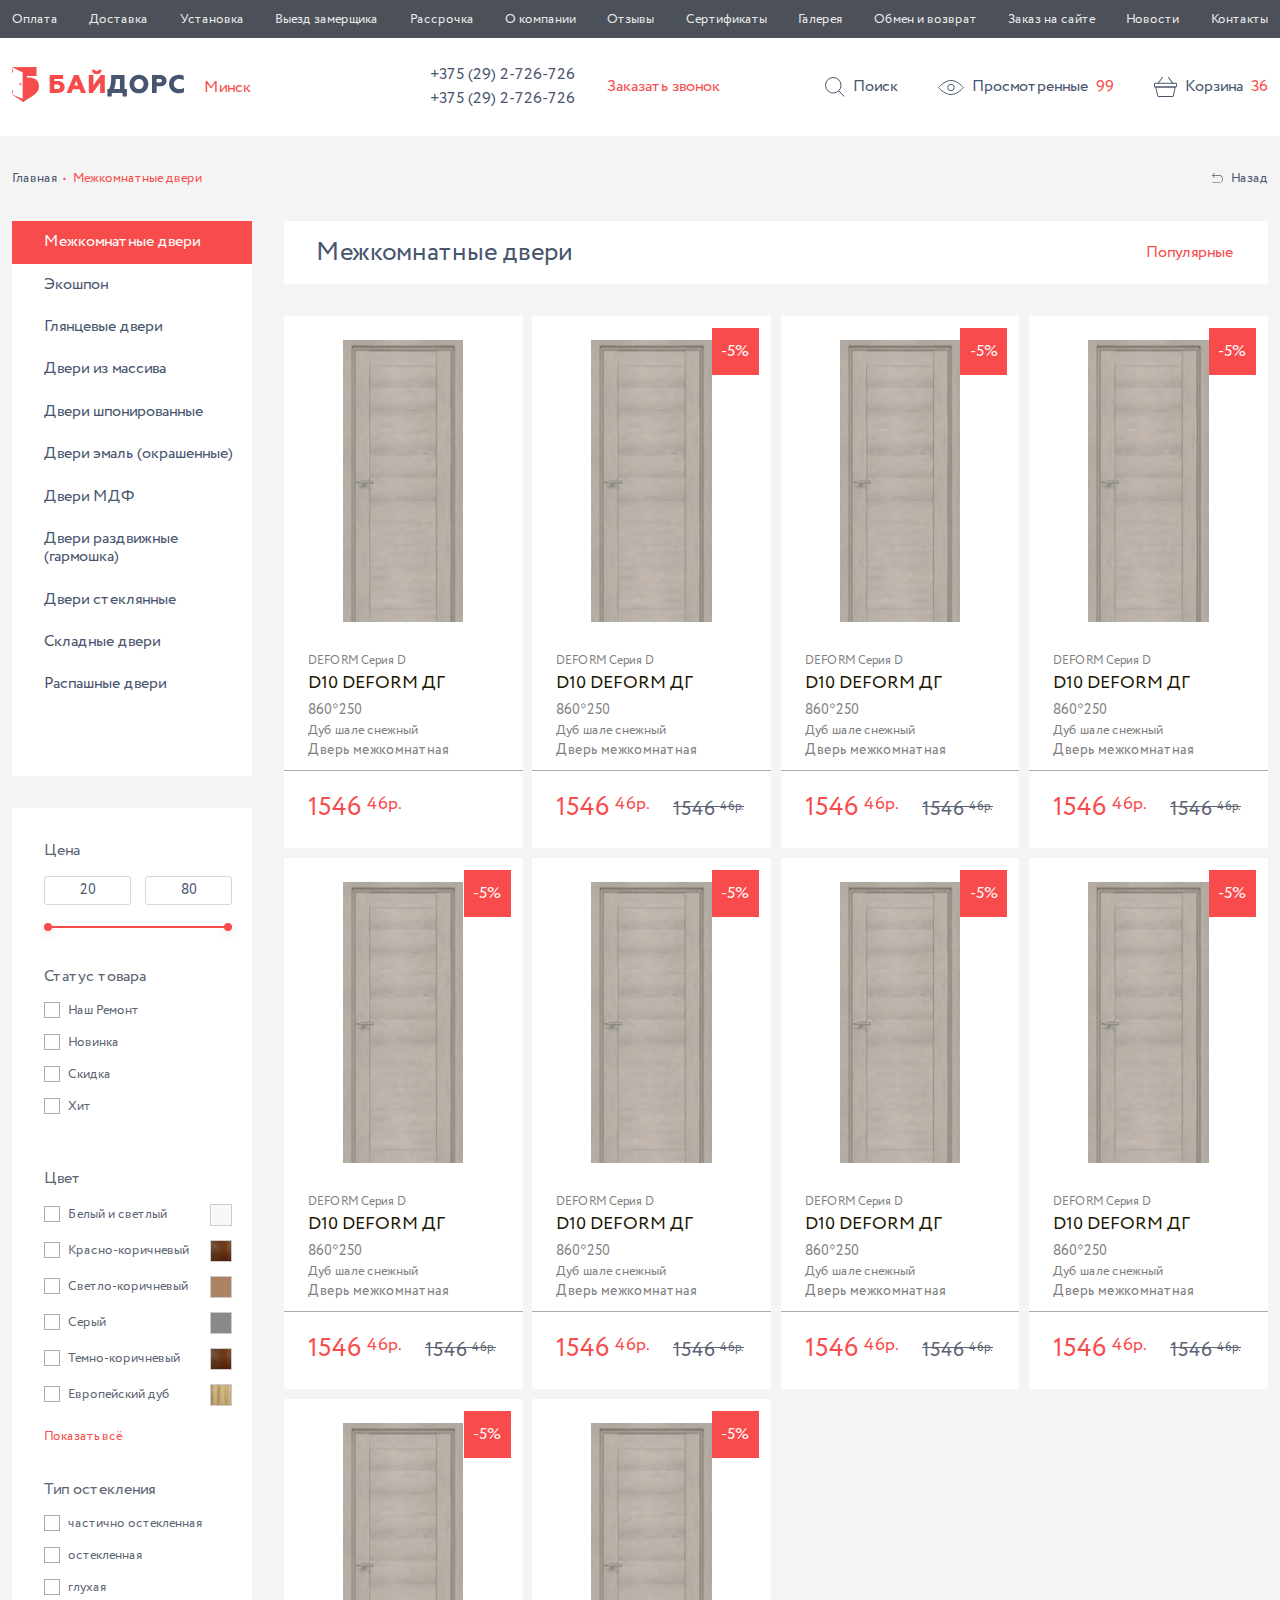
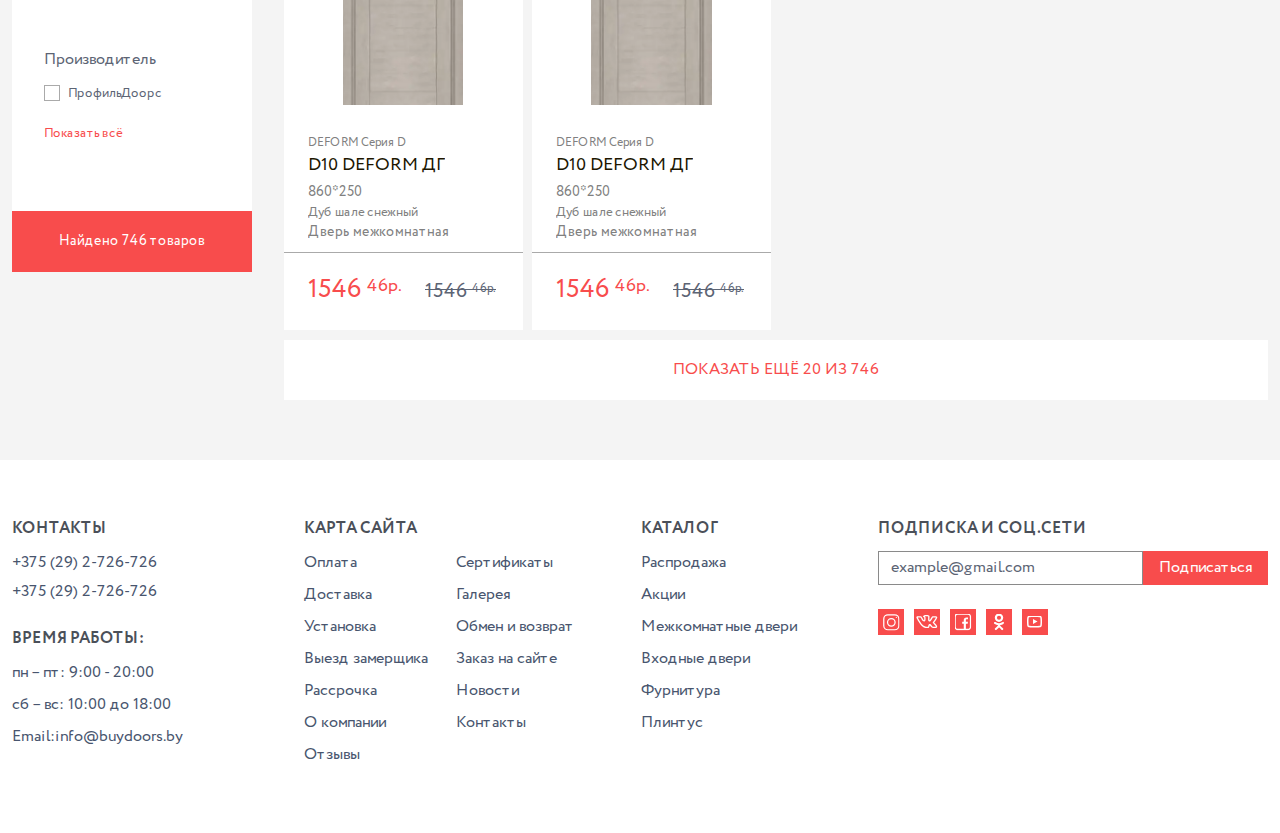
<file: catalogue-page.html>
<!DOCTYPE html>
<html lang="en">
<head>
    <meta charset="UTF-8">
    <meta name="viewport" content="width=device-width, initial-scale=1.0">
    <title>Входные и межкомнатные двери - компания Bydoors</title>
    <link rel="stylesheet" href="css/style.css">
</head>
<body>
    <div class="page-main-content">
        <!-- header starts -->
        <header class="header">
            <div class="header-top">
                <div class="container container_header-top">
                    <nav class="header-top__menu" data-da="menu-block,3,1024">
                        <ul class="header-top__menu-list">
                            <li class="header-top__menu-item"> <a href="text-page.html" class="header-top__menu-link">Оплата</a></li>
                            <li class="header-top__menu-item"><a href="text-page.html" class="header-top__menu-link">Доставка</a></li>
                            <li class="header-top__menu-item"><a href="text-page.html" class="header-top__menu-link">Установка</a></li>
                            <li class="header-top__menu-item"><a href="text-page.html" class="header-top__menu-link">Выезд замерщика</a></li>
                            <li class="header-top__menu-item"><a href="text-page.html" class="header-top__menu-link">Рассрочка</a></li>
                            <li class="header-top__menu-item"><a href="about-company-page.html" class="header-top__menu-link">О компании</a></li>
                            <li class="header-top__menu-item"><a href="feedback-page.html" class="header-top__menu-link">Отзывы</a></li>
                            <li class="header-top__menu-item"><a href="text-page.html" class="header-top__menu-link">Сертификаты</a></li>
                            <li class="header-top__menu-item"><a href="gallery-page.html" class="header-top__menu-link">Галерея</a></li>
                            <li class="header-top__menu-item"><a href="text-page.html" class="header-top__menu-link">Обмен и возврат</a></li>
                            <li class="header-top__menu-item"><a href="text-page.html" class="header-top__menu-link">Заказ на сайте</a></li>
                            <li class="header-top__menu-item"><a href="news-page.html" class="header-top__menu-link">Новости</a></li>
                            <li class="header-top__menu-item"><a href="contacts-page.html" class="header-top__menu-link">Контакты</a></li>
                        </ul>
                    </nav>
                </div>
            </div>

           <div class="header-bottom">
                <div class="container">
                    <div class="header-bottom__content-wrapper">
                        <label for="toggle-checkbox" class="header-bottom__burger-menu-open-button">
                            <span class="header-bottom__open-button-bar"></span>
                        </label>
                        <div class="header-bottom__logo-city-block">
                            <div class="header-bottom__logo-wrapper">
                                <a href="index.html" class="header-bottom__logo-link"><picture><source srcset="img/header/logo.svg" type="image/webp"><img  src="img/header/logo.svg" class="header-bottom__logo-image" alt="логотип компании"></picture></a>
                            </div>
                            <div class="header-bottom__city-select-wrapper" data-da="header,last,1024">
                                <select name="city-select" id="city-select" class="header-bottom__city-select">
                                    <option value="Минск" data-value="Минск" disabled>Минск</option>
                                    <option value="Минск">Минск</option>
                                    <option value="Гомель">Гомель</option>
                                    <option value="Могилёв">Могилёв</option>
                                    <option value="Борисов">Борисов</option>
                                    <option value="Брест">Брест</option>
                                    <option value="Витебск">Витебск</option>
                                    <option value="Барановичи">Барановичи</option>
                                </select>
                            </div>
                        </div>
                        <div class="header-bottom__phones-block">
                            <div class="header-bottom__numbers" data-da="menu-block,2,1024" data-value="Минск">
                                <a href="tel:+375292726726" class="header-bottom__phone">+375 (29) 2-726-726</a>
                                <a href="tel:+375292726726" class="header-bottom__phone">+375 (29) 2-726-726</a>
                            </div>
                            <div class="header-bottom__numbers" data-da="menu-block,2,1024" data-value="Гомель">
                                <a href="tel:+375292726725" class="header-bottom__phone">+375 (29) 2-726-725</a>
                                <a href="tel:+375292726725" class="header-bottom__phone">+375 (29) 2-726-725</a>
                            </div>
                            <div class="header-bottom__numbers" data-da="menu-block,2,1024" data-value="Могилёв">
                                <a href="tel:+375292726724" class="header-bottom__phone">+375 (29) 2-726-724</a>
                                <a href="tel:+375292726724" class="header-bottom__phone">+375 (29) 2-726-724</a>
                            </div>
                            <div class="header-bottom__numbers" data-da="menu-block,2,1024" data-value="Борисов">
                                <a href="tel:+375292726723" class="header-bottom__phone">+375 (29) 2-726-723</a>
                                <a href="tel:+375292726723" class="header-bottom__phone">+375 (29) 2-726-723</a>
                            </div>
                            <div class="header-bottom__numbers" data-da="menu-block,2,1024" data-value="Брест">
                                <a href="tel:+375292726722" class="header-bottom__phone">+375 (29) 2-726-722</a>
                                <a href="tel:+375292726722" class="header-bottom__phone">+375 (29) 2-726-722</a>
                            </div>
                            <div class="header-bottom__numbers" data-da="menu-block,2,1024" data-value="Витебск">
                                <a href="tel:+375292726721" class="header-bottom__phone">+375 (29) 2-726-721</a>
                                <a href="tel:+375292726721" class="header-bottom__phone">+375 (29) 2-726-721</a>
                            </div>
                            <div class="header-bottom__numbers" data-da="menu-block,2,1024" data-value="Барановичи">
                                <a href="tel:+375292726723" class="header-bottom__phone">+375 (29) 2-726-720</a>
                                <a href="tel:+375292726723" class="header-bottom__phone">+375 (29) 2-726-720</a>
                            </div>
                            <span class="header-bottom__order-call-button">Заказать звонок</span>
                        </div>
                        <div class="header-bottom__search-cart-block">
                            <div class="header-bottom__search">
                                <svg class="header-bottom__search-icon" width="20" height="20" viewBox="0 0 20 20" fill="none" xmlns="http://www.w3.org/2000/svg">
                                    <circle cx="8.26079" cy="8.26079" r="7.76079" stroke="#48556E"/>
                                    <line x1="13.5708" y1="13.6898" x2="19.3534" y2="19.4723" stroke="#48556E"/>
                                </svg>
                                <span class="header-bottom__search-text">Поиск</span>
                            </div>
                            <a href="catalogue-page.html" class="header-bottom__goods-seen-block">
                                <svg class="header-bottom__goods-seen-icon" width="26" height="15" viewBox="0 0 26 15" fill="none" xmlns="http://www.w3.org/2000/svg">
                                    <path d="M0.632271 7.51139C0.629039 7.50756 0.625837 7.50376 0.622665 7.5C0.625837 7.49624 0.629039 7.49244 0.632271 7.48861C0.800759 7.28908 1.05073 7.00229 1.37347 6.65733C2.0195 5.96683 2.95423 5.04634 4.10794 4.12681C6.4279 2.27778 9.57162 0.481856 13 0.481856C16.4284 0.481856 19.5721 2.27778 21.8921 4.12681C23.0458 5.04634 23.9805 5.96683 24.6265 6.65733C24.9493 7.00229 25.1992 7.28908 25.3677 7.48861C25.371 7.49244 25.3742 7.49624 25.3773 7.5C25.3742 7.50376 25.371 7.50756 25.3677 7.51139C25.1992 7.71092 24.9493 7.99771 24.6265 8.34267C23.9805 9.03318 23.0458 9.95366 21.8921 10.8732C19.5721 12.7222 16.4284 14.5181 13 14.5181C9.57162 14.5181 6.4279 12.7222 4.10794 10.8732C2.95423 9.95366 2.0195 9.03318 1.37347 8.34267C1.05073 7.99771 0.800759 7.71092 0.632271 7.51139Z" stroke="#48556E" stroke-width="0.963712"/>
                                    <circle cx="12.9687" cy="7.48338" r="3.25983" stroke="#48556E" stroke-width="0.963712"/>
                                </svg>
                                <span class="header-bottom__goods-seen-text">Просмотренные</span>
                                <span class="header-bottom__goods-seen-amount">99</span>
                            </a>
                            <a href="cart-page.html" class="header-bottom__to-cart-block-link">
                                <svg class="header-bottom__cart-icon" width="23" height="20" viewBox="0 0 23 20" fill="none" xmlns="http://www.w3.org/2000/svg">
                                    <path d="M20.8282 9.87384C20.7739 10.117 20.7172 10.3626 20.6629 10.6058C20.5283 11.2008 20.3937 11.7982 20.2591 12.3932C20.0891 13.1464 19.9191 13.9019 19.7491 14.6551C19.5886 15.3658 19.428 16.0765 19.2675 16.7848C19.1612 17.2523 19.0573 17.7175 18.9511 18.185C18.9322 18.2653 18.9157 18.3432 18.8968 18.4235V18.4258C18.8897 18.4589 18.8826 18.4896 18.8708 18.5226C18.8637 18.5439 18.8212 18.6501 18.8496 18.5887C18.8802 18.525 18.833 18.6194 18.8236 18.6336C18.8094 18.6619 18.7929 18.6903 18.774 18.7162C18.7598 18.7375 18.6984 18.7989 18.7457 18.7587C18.7952 18.7162 18.715 18.7894 18.6984 18.806C18.6772 18.8296 18.6536 18.8485 18.63 18.8721C18.5662 18.9311 18.6984 18.8272 18.6252 18.8768C18.5686 18.9146 18.5072 18.9476 18.4482 18.9807C18.4033 19.0043 18.4859 18.9641 18.4883 18.9641C18.4741 18.9641 18.4552 18.976 18.4434 18.9807C18.4127 18.9925 18.382 19.0019 18.3514 19.009C18.3207 19.0185 18.2876 19.0232 18.2569 19.0303C18.2073 19.0421 18.2994 19.0255 18.3018 19.0255C18.2829 19.0208 18.2545 19.0303 18.2357 19.0303C18.0491 19.0397 17.8579 19.0326 17.6714 19.0326C17.218 19.0326 16.7647 19.0326 16.3113 19.0326C15.6597 19.0326 15.0056 19.0326 14.354 19.0326C13.5961 19.0326 12.8358 19.0326 12.0779 19.0326C11.294 19.0326 10.5101 19.0326 9.72619 19.0326C9.00841 19.0326 8.29299 19.0326 7.57521 19.0326C7.01563 19.0326 6.45368 19.0326 5.8941 19.0326C5.58007 19.0326 5.26368 19.0326 4.94965 19.0326C4.87173 19.0326 4.79382 19.0303 4.7159 19.0279C4.66395 19.0255 4.7584 19.0326 4.76076 19.035C4.74895 19.0279 4.72534 19.0279 4.71354 19.0255C4.68284 19.0185 4.64979 19.0114 4.61909 19.0019C4.5884 18.9925 4.5577 18.9807 4.52701 18.9712C4.47743 18.9547 4.56479 18.9854 4.56715 18.9878C4.5577 18.976 4.52465 18.9665 4.51048 18.9594C4.45618 18.9311 4.40423 18.8815 4.34993 18.8579C4.35229 18.8579 4.4184 18.9169 4.38298 18.8815C4.37117 18.8697 4.35937 18.8603 4.34756 18.8508C4.32159 18.8248 4.29562 18.7989 4.26965 18.7729C4.26256 18.7658 4.2484 18.7398 4.23895 18.7375C4.24131 18.7375 4.29326 18.813 4.26492 18.7705C4.2484 18.7446 4.22951 18.7186 4.21062 18.6903C4.19409 18.6619 4.17756 18.636 4.1634 18.6053C4.15867 18.5958 4.15159 18.5675 4.14215 18.5628C4.15867 18.5769 4.17284 18.6501 4.15395 18.5864C4.13506 18.5321 4.1209 18.4778 4.10673 18.4235C4.04298 18.1472 3.98159 17.8686 3.91784 17.59C3.77853 16.9761 3.63923 16.3622 3.50228 15.7483C3.32992 14.9904 3.15992 14.2325 2.98756 13.4745C2.82936 12.7757 2.67117 12.0768 2.51297 11.3779C2.41381 10.9363 2.31464 10.4972 2.21547 10.0556C2.20131 9.99426 2.18714 9.93287 2.17534 9.87384C2.02422 10.0722 1.87075 10.2729 1.71964 10.4712C1.89436 10.4712 2.06908 10.4712 2.24381 10.4712C2.71839 10.4712 3.19534 10.4712 3.66992 10.4712C4.36881 10.4712 5.07007 10.4712 5.76896 10.4712C6.62604 10.4712 7.48313 10.4712 8.34021 10.4712C9.27994 10.4712 10.2173 10.4712 11.157 10.4712C12.1015 10.4712 13.0459 10.4712 13.988 10.4712C14.8711 10.4712 15.7565 10.4712 16.6395 10.4712C17.3857 10.4712 18.1341 10.4712 18.8802 10.4712C19.4162 10.4712 19.9498 10.4712 20.4858 10.4712C20.7408 10.4712 20.9958 10.4759 21.2484 10.4712C21.2603 10.4712 21.2697 10.4712 21.2815 10.4712C21.5294 10.4712 21.7655 10.254 21.7537 9.99898C21.7419 9.74398 21.5459 9.52676 21.2815 9.52676C21.1068 9.52676 20.9321 9.52676 20.7573 9.52676C20.2827 9.52676 19.8058 9.52676 19.3312 9.52676C18.6323 9.52676 17.9311 9.52676 17.2322 9.52676C16.3751 9.52676 15.518 9.52676 14.6609 9.52676C13.7212 9.52676 12.7838 9.52676 11.8441 9.52676C10.8997 9.52676 9.95522 9.52676 9.01313 9.52676C8.13007 9.52676 7.24466 9.52676 6.3616 9.52676C5.61548 9.52676 4.86701 9.52676 4.1209 9.52676C3.58492 9.52676 3.05131 9.52676 2.51534 9.52676C2.26034 9.52676 2.00533 9.52203 1.75269 9.52676C1.74089 9.52676 1.73144 9.52676 1.71964 9.52676C1.40089 9.52676 1.19783 9.82662 1.26394 10.1241C1.32061 10.372 1.37728 10.6223 1.43158 10.8702C1.56853 11.4747 1.70547 12.0815 1.84242 12.6859C2.01478 13.4486 2.18714 14.2112 2.3595 14.9739C2.52006 15.6869 2.68061 16.3976 2.84117 17.1107C2.9427 17.564 3.04659 18.0197 3.14812 18.473C3.16464 18.5415 3.17881 18.61 3.19534 18.6785C3.34409 19.316 3.88478 19.8519 4.53881 19.9511C4.79145 19.9889 5.04409 19.9794 5.29909 19.9794C5.74771 19.9794 6.19632 19.9794 6.64729 19.9794C7.30368 19.9794 7.96007 19.9794 8.6141 19.9794C9.38383 19.9794 10.1536 19.9794 10.9233 19.9794C11.7143 19.9794 12.5052 19.9794 13.2986 19.9794C14.0163 19.9794 14.7365 19.9794 15.4543 19.9794C16.0162 19.9794 16.5782 19.9794 17.1401 19.9794C17.4494 19.9794 17.7611 19.9794 18.0704 19.9794C18.2191 19.9794 18.3608 19.97 18.5072 19.944C19.1423 19.8307 19.6594 19.2994 19.8034 18.6808C19.8625 18.4234 19.9191 18.1661 19.9782 17.9064C20.1175 17.2925 20.2544 16.6786 20.3937 16.0647C20.5661 15.3044 20.7361 14.5441 20.9084 13.7839C21.069 13.0755 21.2296 12.3672 21.3901 11.6565C21.4916 11.2079 21.5932 10.7593 21.6947 10.313C21.7089 10.2516 21.723 10.1879 21.7372 10.1265C21.7915 9.88565 21.664 9.60467 21.4066 9.54565C21.1705 9.48898 20.8872 9.61648 20.8282 9.87384Z" fill="#48556E"/>
                                    <path d="M22.0554 6.91558C22.0554 7.7278 22.0696 8.54239 22.0554 9.35461C22.0554 9.35933 22.0554 9.36169 22.0554 9.36642C22.0554 9.36642 22.0554 9.36642 22.0554 9.36878C22.0554 9.38058 22.0554 9.39003 22.0554 9.40183C22.0507 9.44433 22.053 9.44433 22.0578 9.40183C22.0601 9.39239 22.0601 9.38058 22.0625 9.37114C22.0578 9.39239 22.053 9.41128 22.0459 9.43253C22.0294 9.50572 22.0389 9.39475 22.0601 9.40656C22.0625 9.40892 22.0341 9.45378 22.0318 9.46086C21.994 9.5435 22.0955 9.4042 22.0318 9.46322C22.0153 9.47975 21.9916 9.49864 21.9775 9.51517C21.9468 9.55767 22.0719 9.46558 21.9869 9.50336C21.9798 9.50572 21.935 9.53406 21.9326 9.5317C21.9232 9.51281 22.0318 9.50336 21.9586 9.51753C21.9491 9.51989 21.9397 9.52225 21.9279 9.52697C21.8878 9.53642 21.8878 9.53642 21.9279 9.52933C21.9373 9.52697 21.9491 9.52697 21.9586 9.52461C21.9421 9.52697 21.9255 9.52697 21.9114 9.52697C21.9043 9.52697 21.8996 9.52697 21.8948 9.52697C21.8736 9.52697 21.8547 9.52697 21.8334 9.52697C21.7012 9.52697 21.5666 9.52697 21.4344 9.52697C20.8583 9.52697 20.2822 9.52697 19.7061 9.52697C18.8136 9.52697 17.9211 9.52697 17.0286 9.52697C15.933 9.52697 14.8351 9.52697 13.7395 9.52697C12.5731 9.52697 11.4068 9.52697 10.2404 9.52697C9.11647 9.52697 7.99257 9.52697 6.87104 9.52697C5.90771 9.52697 4.94201 9.52697 3.97867 9.52697C3.29867 9.52697 2.61867 9.52697 1.93867 9.52697C1.66242 9.52697 1.38617 9.5317 1.11228 9.52697H1.10991C1.10991 9.52697 1.07922 9.52697 1.07686 9.52697C0.980053 9.52697 1.13589 9.55767 1.09339 9.52933C1.0863 9.52461 1.01783 9.51281 1.01783 9.50808C1.01547 9.51517 1.12644 9.55295 1.02019 9.50336C0.951719 9.47031 1.06033 9.50808 1.04144 9.52461C1.03908 9.52697 1.0013 9.4892 0.996581 9.48447C0.989497 9.47739 0.982414 9.47031 0.975331 9.46322C0.949358 9.43253 0.949358 9.43253 0.975331 9.46322C0.982414 9.47031 0.987136 9.47975 0.99422 9.48683C0.982414 9.47031 0.972969 9.45142 0.963525 9.43489C0.921025 9.3735 0.994219 9.4585 0.972969 9.46322C0.970608 9.46322 0.956442 9.41128 0.954081 9.4042C0.918664 9.31211 0.954081 9.48211 0.954081 9.42072C0.954081 9.40892 0.951719 9.37822 0.951719 9.37114C0.949358 9.24364 0.951719 9.11614 0.951719 8.98864C0.951719 8.4503 0.951719 7.91433 0.951719 7.37599C0.951719 7.22724 0.949358 7.07613 0.951719 6.92738C0.951719 6.92502 0.951719 6.92266 0.951719 6.9203C0.951719 6.91085 0.951719 6.89669 0.951719 6.88724C0.951719 6.79044 0.921025 6.94863 0.949358 6.90377C0.954081 6.89669 0.965886 6.82822 0.970608 6.82822C0.980053 6.83058 0.91158 6.93446 0.961164 6.85655C0.958803 6.86127 0.991858 6.8046 0.991858 6.8046C0.946997 6.85891 0.942275 6.86599 0.975331 6.82822C0.982414 6.82113 0.989497 6.81405 0.996581 6.80697C1.00366 6.79988 1.01075 6.7928 1.01783 6.78571C1.04853 6.75974 1.04853 6.75974 1.01783 6.78571C1.01075 6.7928 1.0013 6.79752 0.99422 6.8046C1.01075 6.7928 1.02964 6.78335 1.04616 6.77391C1.10755 6.73141 1.02255 6.8046 1.01783 6.78335C1.01783 6.78099 1.06978 6.76683 1.07686 6.76446C1.16894 6.72905 0.998942 6.76446 1.06033 6.76446C1.01075 6.76446 1.22325 6.75974 1.10991 6.7621C1.10991 6.7621 1.10991 6.7621 1.11228 6.7621C1.18547 6.75974 1.25866 6.7621 1.33422 6.7621C1.81825 6.7621 2.29992 6.7621 2.78395 6.7621C3.61034 6.7621 4.43673 6.7621 5.26548 6.7621C6.3209 6.7621 7.37868 6.7621 8.4341 6.7621C9.59577 6.7621 10.7598 6.7621 11.9215 6.7621C13.0666 6.7621 14.2118 6.7621 15.3545 6.7621C16.3651 6.7621 17.378 6.7621 18.3886 6.7621C19.1489 6.7621 19.9091 6.7621 20.6694 6.7621C21.0543 6.7621 21.4415 6.7621 21.8264 6.7621C21.85 6.7621 21.8736 6.7621 21.8972 6.7621H21.8996C21.9114 6.7621 22.0459 6.7621 21.9326 6.7621C22.0105 6.7621 21.8996 6.77391 21.9019 6.75738C21.9019 6.75502 21.9539 6.77155 21.9633 6.77391C22.0554 6.7928 21.9137 6.73141 21.9491 6.76683C21.9539 6.77155 22.0176 6.80224 22.0153 6.8046C22.0105 6.81169 21.9279 6.72196 21.9916 6.78808C22.0058 6.80224 22.02 6.81641 22.0341 6.83058C22.1003 6.89197 22.0129 6.76919 22.0247 6.81877C22.0271 6.82585 22.0672 6.88252 22.0625 6.88488C22.053 6.8896 22.0294 6.76919 22.0483 6.85891C22.0483 6.85419 22.0648 6.9203 22.0648 6.9203C22.0625 6.89905 22.0601 6.8778 22.0578 6.85655C22.0554 6.87308 22.0554 6.89433 22.0554 6.91558C22.0625 7.16349 22.2679 7.39961 22.5276 7.3878C22.7779 7.37599 23.0069 7.18002 22.9998 6.91558C22.9833 6.27571 22.4733 5.81057 21.8453 5.81057C21.7154 5.81057 21.5879 5.81057 21.458 5.81057C20.8772 5.81057 20.2964 5.81057 19.7132 5.81057C18.8041 5.81057 17.8975 5.81057 16.9884 5.81057C15.874 5.81057 14.7619 5.81057 13.6475 5.81057C12.4645 5.81057 11.284 5.81057 10.1011 5.81057C8.96063 5.81057 7.82021 5.81057 6.67979 5.81057C5.71882 5.81057 4.75784 5.81057 3.79451 5.81057C3.13339 5.81057 2.47228 5.81057 1.81117 5.81057C1.63172 5.81057 1.45228 5.81057 1.27519 5.81057C1.12172 5.81057 0.975331 5.80821 0.821858 5.84835C0.333106 5.97349 0.0119945 6.43155 0.00255 6.92738C0.000188884 7.08322 0.00255 7.23669 0.00255 7.39252C0.00255 7.93794 0.00255 8.48336 0.00255 9.02878C0.00255 9.15628 -0.00453334 9.2885 0.00491113 9.41836C0.0497724 10.0086 0.51019 10.462 1.10755 10.4738C1.17603 10.4761 1.2445 10.4738 1.31061 10.4738C1.79464 10.4738 2.28103 10.4738 2.76506 10.4738C3.60326 10.4738 4.44145 10.4738 5.27729 10.4738C6.35396 10.4738 7.42827 10.4738 8.50494 10.4738C9.68313 10.4738 10.8637 10.4738 12.0419 10.4738C13.2012 10.4738 14.3629 10.4738 15.5222 10.4738C16.5398 10.4738 17.5598 10.4738 18.5775 10.4738C19.3212 10.4738 20.0673 10.4738 20.8111 10.4738C21.1605 10.4738 21.51 10.4761 21.8571 10.4738C22.4875 10.4714 22.9857 9.98975 22.9951 9.35461C23.0022 8.91072 22.9951 8.46919 22.9951 8.0253C22.9951 7.65697 22.9951 7.28627 22.9951 6.91794C22.9951 6.67002 22.7779 6.43391 22.5229 6.44571C22.2726 6.45516 22.0554 6.65113 22.0554 6.91558Z" fill="#48556E"/>
                                    <path d="M14.1127 0.712912C14.6085 1.3693 15.102 2.02569 15.5978 2.68208C16.3817 3.72098 17.1656 4.75987 17.9495 5.80112C18.1313 6.04196 18.3131 6.28279 18.4949 6.52362C18.6437 6.7196 18.9105 6.84237 19.1419 6.69362C19.3355 6.56848 19.4701 6.25918 19.3119 6.04668C18.816 5.39029 18.3226 4.7339 17.8267 4.07751C17.0428 3.03861 16.259 1.99972 15.4751 0.958468C15.2933 0.717634 15.1114 0.4768 14.9296 0.235966C14.7809 0.0399936 14.5141 -0.0827846 14.2827 0.0659658C14.0867 0.191105 13.9521 0.500412 14.1127 0.712912Z" fill="#48556E"/>
                                    <path d="M4.50737 6.52137C5.00321 5.86498 5.49668 5.20859 5.99252 4.5522C6.77641 3.5133 7.5603 2.47441 8.34419 1.43316C8.52599 1.19233 8.7078 0.951491 8.88961 0.710657C9.03836 0.512324 8.92738 0.174684 8.71961 0.0637111C8.47169 -0.0685115 8.23322 0.0212111 8.07266 0.233712C7.57682 0.890103 7.08335 1.54649 6.58752 2.20288C5.80363 3.24178 5.01973 4.28067 4.23584 5.32192C4.05404 5.56276 3.87223 5.80359 3.69042 6.04442C3.54167 6.24276 3.65265 6.5804 3.86043 6.69137C4.1107 6.82359 4.34918 6.73387 4.50737 6.52137Z" fill="#48556E"/>
                                </svg>
                                <span class="header-bottom__cart-text">Корзина</span>
                                <span class="header-bottom__in-cart-amount">36</span>      
                            </a>
                        </div>
                    </div>
                </div>
            </div>
        </header>
        <!-- header end -->

        <main class="catalogue-page-main">
            <!-- page-top-block starts -->
            <div class="container">
                <div class="page-top-block">
                    <div class="page-top-block__breadcrumbs">
                        <a href="index.html" class="page-top-block__breadcrumbs-item">Главная</a>
                        <a href="index.html" class="page-top-block__breadcrumbs-item active">Межкомнатные двери</a>
                    </div>
                    <a href="index.html" class="page-top-block__back-link">
                        <svg class="page-top-block__back-link-image" width="11" height="11" viewBox="0 0 11 11" fill="none" xmlns="http://www.w3.org/2000/svg">
                            <path d="M11 6.04836C10.9988 7.10121 10.574 8.11059 9.81893 8.85504C9.06386 9.59949 8.04013 10.0182 6.97234 10.0194H0.484744C0.407599 10.0194 0.333614 9.98916 0.279064 9.93538C0.224514 9.88159 0.193869 9.80864 0.193869 9.73257C0.193869 9.65651 0.224514 9.58356 0.279064 9.52977C0.333614 9.47599 0.407599 9.44577 0.484744 9.44577H6.97234C7.88621 9.44577 8.76266 9.08781 9.40886 8.45065C10.0551 7.81349 10.4181 6.94931 10.4181 6.04822C10.4181 5.14713 10.0551 4.28295 9.40886 3.64579C8.76266 3.00862 7.88621 2.65067 6.97234 2.65067H0.990954L2.59787 4.23509C2.62544 4.2616 2.6474 4.29324 2.66247 4.32818C2.67755 4.36312 2.68543 4.40066 2.68568 4.43863C2.68592 4.4766 2.67852 4.51424 2.66389 4.54937C2.64927 4.58449 2.62772 4.6164 2.60049 4.64325C2.57326 4.6701 2.54089 4.69135 2.50527 4.70577C2.46965 4.72019 2.43147 4.72749 2.39297 4.72725C2.35446 4.72701 2.31638 4.71923 2.28095 4.70437C2.24551 4.68951 2.21342 4.66785 2.18654 4.64067L0.0831036 2.56666C0.0805148 2.56414 0.0797584 2.56064 0.077286 2.55806C0.0531843 2.53358 0.0337886 2.50499 0.0200417 2.47368L0.0197801 2.47271C0.018762 2.47024 0.0188201 2.4676 0.0178602 2.46508C0.00691636 2.43609 0.000882432 2.40553 3.31776e-07 2.37462C-1.46921e-05 2.36496 0.00048054 2.35531 0.00148387 2.34571C0.00443758 2.31157 0.0125964 2.27807 0.0256848 2.24633C0.0394308 2.21473 0.0588865 2.18586 0.0831036 2.16112L2.18654 0.0871183C2.21339 0.0598196 2.24549 0.0380599 2.28095 0.0231051C2.31641 0.00815026 2.35454 0.000298919 2.39311 8.37069e-06C2.43168 -0.000282178 2.46992 0.00699374 2.50561 0.0214126C2.5413 0.0358314 2.57373 0.0571052 2.601 0.0839961C2.62828 0.110887 2.64986 0.142858 2.66448 0.178049C2.67911 0.213239 2.68649 0.250946 2.6862 0.288976C2.6859 0.327006 2.67795 0.364598 2.66278 0.399567C2.64762 0.434535 2.62555 0.46618 2.59787 0.492661L0.990954 2.0772H6.97234C8.04013 2.07842 9.06384 2.4972 9.8189 3.24167C10.574 3.98614 10.9987 4.99551 11 6.04836Z" fill="#48556E"/>
                        </svg>                            
                        <span class="page-top-block__back-link-text">Назад</span>
                    </a>
                </div>
            </div>
            <!-- page-top-block end -->
        

            <!-- good-card-section starts -->
            <section class="catalogue-section">
                <div class="container">
                    <div class="catalogue-section__content-wrapper">
                        <!-- aside-block starts -->
                        <div class="catalogue-section__aside-block">
                            <!-- menu-block starts -->
                            <input id="toggle-checkbox" type="checkbox" class="catalogue-section__toggle-checkbox">
                            <div class="catalogue-section__background-main-menu-mobile"></div>
                            <div class="catalogue-section__menu-block menu-block">
                                <ul class="menu-block__menu-list">
                                    <li class="menu-block__menu-item menu-block__menu-item_headline">
                                        <a href="catalogue-page.html" class="menu-block__menu-link menu-block__menu-link_headline menu-block__menu-link_first-level-headline"> 
                                            Межкомнатные двери
                                        </a>
                                    </li>
                                    <li class="menu-block__menu-item">
                                        <a href="catalogue-page-2.html" class="menu-block__menu-link"> 
                                            Экошпон
                                        </a>
                                    </li>
                                    <li class="menu-block__menu-item">
                                        <a href="catalogue-page-2.html" class="menu-block__menu-link"> 
                                            Глянцевые двери
                                        </a>
                                    </li>
                                    <li class="menu-block__menu-item">
                                        <a href="catalogue-page-2.html" class="menu-block__menu-link"> 
                                            Двери из массива
                                        </a>
                                    </li>
                                    <li class="menu-block__menu-item">
                                        <a href="catalogue-page-2.html" class="menu-block__menu-link"> 
                                            Двери шпонированные
                                        </a>
                                    </li>
                                    <li class="menu-block__menu-item">
                                        <a href="catalogue-page-2.html" class="menu-block__menu-link"> 
                                            Двери эмаль (окрашенные)
                                        </a>
                                    </li>
                                    <li class="menu-block__menu-item ">
                                        <a href="catalogue-page-2.html" class="menu-block__menu-link"> 
                                            Двери МДФ
                                        </a>
                                    </li>
                                    <li class="menu-block__menu-item">
                                        <a href="catalogue-page-2.html" class="menu-block__menu-link"> 
                                            Двери раздвижные (гармошка)
                                        </a>
                                    </li>
                                    <li class="menu-block__menu-item">
                                        <a href="catalogue-page-2.html" class="menu-block__menu-link"> 
                                            Двери стеклянные
                                        </a>
                                    </li>
                                    <li class="menu-block__menu-item">
                                        <a href="catalogue-page-2.html" class="menu-block__menu-link"> 
                                            Складные двери
                                        </a>
                                    </li>
                                    <li class="menu-block__menu-item">
                                        <a href="catalogue-page-2.html" class="menu-block__menu-link"> 
                                            Распашные двери
                                        </a>
                                    </li>
                                </ul>
                            </div>
                            <!-- menu-block end -->

                            <!-- filter-block starts -->
                            <input id="filter-block-switch-checkbox" type="checkbox" class="catalogue-section__filter-block-switch-checkbox">
                            <div class="catalogue-section__background-mobile"></div>
                            <div class="catalogue-section__filter-block filter-block">
                                <div class="filter-block__close-filter-block">
                                    <span class="filter-block__close-filter-button"></span>
                                    <span class="filter-block__close-filter-text">Закрыть</span>
                                </div>
                                <div class="filter-block__main-content">
                                    <div class="filter-block__block">
                                        <span class="filter-block__block-headline">Цена</span>
                                        <div class="filter-block__price-inputs-wrapper">
                                            <input type="text" name="min-price" class="filter-block__price-block-input filter-block__price-block-input_from js-input-from" value="20">
                                            <input type="text" name="max-price" class="filter-block__price-block-input filter-block__price-block-input_to js-input-to" value="80">
                                        </div>
                                        <div class="range-slider">
                                            <input type="text" class="js-range-slider" value="" />
                                        </div>
                                    </div>

                                    <div class="filter-block__block">
                                        <span class="filter-block__block-headline">Статус товара</span>
                                        <label class="filter-block__checkbox-label">
                                            <input name="product-status" type="checkbox" class="filter-block__select-option-checkbox" value="Наш Ремонт">
                                            <span class="filter-block__checkbox-icon"></span>
                                            <span class="filter-block__option-name">Наш Ремонт</span>
                                        </label>
                                        <label class="filter-block__checkbox-label">
                                            <input name="product-status" type="checkbox" class="filter-block__select-option-checkbox" value="Новинка">
                                            <span class="filter-block__checkbox-icon"></span>
                                            <span class="filter-block__option-name">Новинка</span>
                                        </label>
                                        <label class="filter-block__checkbox-label">
                                            <input name="product-status" type="checkbox" class="filter-block__select-option-checkbox" value="Скидка">
                                            <span class="filter-block__checkbox-icon"></span>
                                            <span class="filter-block__option-name">Скидка</span>
                                        </label>
                                        <label class="filter-block__checkbox-label">
                                            <input name="product-status" type="checkbox" class="filter-block__select-option-checkbox" value="Хит">
                                            <span class="filter-block__checkbox-icon"></span>
                                            <span class="filter-block__option-name">Хит</span>
                                        </label>
                                    </div>

                                    <div class="filter-block__block">
                                        <span class="filter-block__block-headline">Цвет</span>
                                        <div class="filter-block__colors-wrapper">
                                            <label class="filter-block__checkbox-label">
                                                <input name="product-color" type="checkbox" class="filter-block__select-option-checkbox" value="Белый и светлый">
                                                <span class="filter-block__checkbox-icon"></span>
                                                <span class="filter-block__color-id-wrapper">
                                                    <span class="filter-block__option-name">Белый и светлый</span>
                                                    <span class="filter-block__color-container">
                                                        <picture><source srcset="img/catalogue-page/white.webp" type="image/webp"><img src="img/catalogue-page/white.png" alt="изображение цвета товара" class="filter-block__color-image"></picture>
                                                    </span>
                                                </span>
                                            </label>
                                            <label class="filter-block__checkbox-label">
                                                <input name="product-color" type="checkbox" class="filter-block__select-option-checkbox" value="Красно-коричневый">
                                                <span class="filter-block__checkbox-icon"></span>
                                                <span class="filter-block__color-id-wrapper">
                                                    <span class="filter-block__option-name">Красно-коричневый</span>
                                                    <span class="filter-block__color-container">
                                                        <picture><source srcset="img/catalogue-page/brown.webp" type="image/webp"><img src="img/catalogue-page/brown.png" alt="изображение цвета товара" class="filter-block__color-image"></picture>
                                                    </span>
                                                </span>
                                            </label>
                                            <label class="filter-block__checkbox-label">
                                                <input name="product-color" type="checkbox" class="filter-block__select-option-checkbox" value="Светло-коричневый">
                                                <span class="filter-block__checkbox-icon"></span>
                                                <span class="filter-block__color-id-wrapper">
                                                    <span class="filter-block__option-name">Светло-коричневый</span>
                                                    <span class="filter-block__color-container">
                                                        <picture><source srcset="img/catalogue-page/brown-light.webp" type="image/webp"><img src="img/catalogue-page/brown-light.png" alt="изображение цвета товара" class="filter-block__color-image"></picture>
                                                    </span>
                                                </span>
                                            </label>
                                            <label class="filter-block__checkbox-label">
                                                <input name="product-color" type="checkbox" class="filter-block__select-option-checkbox" value="Серый">
                                                <span class="filter-block__checkbox-icon"></span>
                                                <span class="filter-block__color-id-wrapper">
                                                    <span class="filter-block__option-name">Серый</span>
                                                    <span class="filter-block__color-container">
                                                        <picture><source srcset="img/catalogue-page/grey.webp" type="image/webp"><img src="img/catalogue-page/grey.png" alt="изображение цвета товара" class="filter-block__color-image"></picture>
                                                    </span>
                                                </span>
                                            </label>
                                            <label class="filter-block__checkbox-label">
                                                <input name="product-color" type="checkbox" class="filter-block__select-option-checkbox" value="Темно-коричневый">
                                                <span class="filter-block__checkbox-icon"></span>
                                                <span class="filter-block__color-id-wrapper">
                                                    <span class="filter-block__option-name">Темно-коричневый</span>
                                                    <span class="filter-block__color-container">
                                                        <picture><source srcset="img/catalogue-page/brown.webp" type="image/webp"><img src="img/catalogue-page/brown.png" alt="изображение цвета товара" class="filter-block__color-image"></picture>
                                                    </span>
                                                </span>
                                            </label>
                                            <label class="filter-block__checkbox-label">
                                                <input name="product-color" type="checkbox" class="filter-block__select-option-checkbox" value="Европейский дуб">
                                                <span class="filter-block__checkbox-icon"></span>
                                                <span class="filter-block__color-id-wrapper">
                                                    <span class="filter-block__option-name">Европейский дуб</span>
                                                    <span class="filter-block__color-container">
                                                        <picture><source srcset="img/catalogue-page/yellow.webp" type="image/webp"><img src="img/catalogue-page/yellow.png" alt="изображение цвета товара" class="filter-block__color-image"></picture>
                                                    </span>
                                                </span>
                                            </label>
                                        </div>
                                        <span class="filter-block__show-all-button">Показать всё</span>
                                    </div>
                                    
                                    <div class="filter-block__block">
                                        <span class="filter-block__block-headline">Тип остекления</span>
                                        <label class="filter-block__checkbox-label">
                                            <input name="product-glass-type" type="checkbox" class="filter-block__select-option-checkbox" value="частично остекленная">
                                            <span class="filter-block__checkbox-icon"></span>
                                            <span class="filter-block__option-name">частично остекленная</span>
                                        </label>
                                        <label class="filter-block__checkbox-label">
                                            <input name="product-glass-type" type="checkbox" class="filter-block__select-option-checkbox" value="остекленная">
                                            <span class="filter-block__checkbox-icon"></span>
                                            <span class="filter-block__option-name">остекленная</span>
                                        </label>
                                        <label class="filter-block__checkbox-label">
                                            <input name="product-glass-type" type="checkbox" class="filter-block__select-option-checkbox" value="глухая">
                                            <span class="filter-block__checkbox-icon"></span>
                                            <span class="filter-block__option-name">глухая</span>
                                        </label>
                                    </div>

                                    <div class="filter-block__block">
                                        <span class="filter-block__block-headline">Производитель</span>
                                        <label class="filter-block__checkbox-label">
                                            <input name="product-manufacturer" type="checkbox" class="filter-block__select-option-checkbox" value="глухая">
                                            <span class="filter-block__checkbox-icon"></span>
                                            <span class="filter-block__option-name">ПрофильДоорс</span>
                                        </label>
                                        <span class="filter-block__show-all-button">Показать всё</span>
                                    </div>
                                </div>
                                <div class="filter-block__info-block">Найдено <span class="filter-block__goods-amount">746</span> товаров</div>
                            </div>
                            <!-- filter-block end -->
                        </div>
                        <!-- aside-block end -->

                        <!-- catalogue-goods-block starts -->
                        <div class="catalogue-section__catalogue-goods-block catalogue-goods-block">
                            <div class="catalogue-goods-block__top">
                                <label for="filter-block-switch-checkbox" class="catalogue-goods-block__filter-button"></label>
                                <h1 class="catalogue-goods-block__cathegory-headline">Межкомнатные двери</h1>
                                <select name="goods-filter-select" id="goods-filter-select" class="catalogue-goods-block__goods-filter-select">
                                    <option value="Популярные" data-value="Популярные" disabled>Популярные</option>
                                    <option value="Популярные">Популярные</option>
                                    <option value="Цена">Цена</option>
                                    <option value="Скидка">Скидка</option>
                                </select>
                            </div>
                            <div class="catalogue-goods-block__good-cards-content">
                                <div class="catalogue-goods-block__good-card good-card">
                                    <div class="good-card__main-content">
                                        <div class="good-card__image-block">
                                            <div class="good-card__image-box">
                                                <div class="good-card__image-wrapper">
                                                    <a href="product-card-page.html" class="good-card__image-link">
                                                        <picture><source srcset="img/main-page/door.webp" type="image/webp"><img src="img/main-page/door.jpg" alt="изображение товара" class="good-card__image"></picture>
                                                    </a>
                                                </div>
                                            </div>
                                        </div>
                                        <div class="good-card__description-block-wrapper">
                                            <div class="good-card__description-block">
                                                <span class="good-card__good-company">DEFORM Серия D</span>
                                                <div class="good-card__good-params-block">
                                                    <span class="good-card__good-param good-card__good-param_title">D10 DEFORM ДГ</span>
                                                    <span class="good-card__good-param">860*250</span>
                                                    <span class="good-card__good-param good-card__good-param_type">Дуб шале снежный</span>
                                                    <span class="good-card__good-param">Дверь межкомнатная</span>
                                                </div>
                                            </div>
                                        </div>
                                        <div class="good-card__price-block good-card__price-block_discount">
                                            <span class="good-card__price good-card__price_changed">1546 <span class="good-card__price-upper">46<span class="good-card__currency">р.</span></span></span>
                                        </div>
                                        <div class="good-card__hovered-block">
                                            <a href="product-card-page.html" class="good-card__hovered-block-link">Посмотреть товар</a>
                                        </div>
                                    </div>
                                </div>
                                <div class="catalogue-goods-block__good-card good-card good-card_discount">
                                    <div class="good-card__main-content">
                                        <div class="good-card__image-block">
                                            <div class="good-card__info-block">
                                                <span class="good-card__info-text">-5%</span>
                                            </div>
                                            <div class="good-card__image-box">
                                                <div class="good-card__image-wrapper">
                                                    <a href="product-card-page.html" class="good-card__image-link">
                                                        <picture><source srcset="img/main-page/door.webp" type="image/webp"><img src="img/main-page/door.jpg" alt="изображение товара" class="good-card__image"></picture>
                                                    </a>
                                                </div>
                                            </div>
                                        </div>
                                        <div class="good-card__description-block-wrapper">
                                            <div class="good-card__description-block">
                                                <span class="good-card__good-company">DEFORM Серия D</span>
                                                <div class="good-card__good-params-block">
                                                    <span class="good-card__good-param good-card__good-param_title">D10 DEFORM ДГ</span>
                                                    <span class="good-card__good-param">860*250</span>
                                                    <span class="good-card__good-param good-card__good-param_type">Дуб шале снежный</span>
                                                    <span class="good-card__good-param">Дверь межкомнатная</span>
                                                </div>
                                            </div>
                                        </div>
                                        <div class="good-card__price-block good-card__price-block_discount">
                                            <span class="good-card__price good-card__price_changed">1546 <span class="good-card__price-upper">46<span class="good-card__currency">р.</span></span></span>
                                            <span class="good-card__price good-card__price_discount">1546 <span class="good-card__price-upper good-card__price-upper_discount">46<span class="good-card__currency good-card__currency_discount">р.</span></span></span>
                                        </div>
                                        <div class="good-card__hovered-block">
                                            <a href="product-card-page.html" class="good-card__hovered-block-link">Посмотреть товар</a>
                                        </div>
                                    </div>
                                </div>
                                <div class="catalogue-goods-block__good-card good-card good-card_discount">
                                    <div class="good-card__main-content">
                                        <div class="good-card__image-block">
                                            <div class="good-card__info-block">
                                                <span class="good-card__info-text">-5%</span>
                                            </div>
                                            <div class="good-card__image-box">
                                                <div class="good-card__image-wrapper">
                                                    <a href="product-card-page.html" class="good-card__image-link">
                                                        <picture><source srcset="img/main-page/door.webp" type="image/webp"><img src="img/main-page/door.jpg" alt="изображение товара" class="good-card__image"></picture>
                                                    </a>
                                                </div>
                                            </div>
                                        </div>
                                        <div class="good-card__description-block-wrapper">
                                            <div class="good-card__description-block">
                                                <span class="good-card__good-company">DEFORM Серия D</span>
                                                <div class="good-card__good-params-block">
                                                    <span class="good-card__good-param good-card__good-param_title">D10 DEFORM ДГ</span>
                                                    <span class="good-card__good-param">860*250</span>
                                                    <span class="good-card__good-param good-card__good-param_type">Дуб шале снежный</span>
                                                    <span class="good-card__good-param">Дверь межкомнатная</span>
                                                </div>
                                            </div>
                                        </div>
                                        <div class="good-card__price-block good-card__price-block_discount">
                                            <span class="good-card__price good-card__price_changed">1546 <span class="good-card__price-upper">46<span class="good-card__currency">р.</span></span></span>
                                            <span class="good-card__price good-card__price_discount">1546 <span class="good-card__price-upper good-card__price-upper_discount">46<span class="good-card__currency good-card__currency_discount">р.</span></span></span>
                                        </div>
                                        <div class="good-card__hovered-block">
                                            <a href="product-card-page.html" class="good-card__hovered-block-link">Посмотреть товар</a>
                                        </div>
                                    </div>
                                </div>
                                <div class="catalogue-goods-block__good-card good-card good-card_discount">
                                    <div class="good-card__main-content">
                                        <div class="good-card__image-block">
                                            <div class="good-card__info-block">
                                                <span class="good-card__info-text">-5%</span>
                                            </div>
                                            <div class="good-card__image-box">
                                                <div class="good-card__image-wrapper">
                                                    <a href="product-card-page.html" class="good-card__image-link">
                                                        <picture><source srcset="img/main-page/door.webp" type="image/webp"><img src="img/main-page/door.jpg" alt="изображение товара" class="good-card__image"></picture>
                                                    </a>
                                                </div>
                                            </div>
                                        </div>
                                        <div class="good-card__description-block-wrapper">
                                            <div class="good-card__description-block">
                                                <span class="good-card__good-company">DEFORM Серия D</span>
                                                <div class="good-card__good-params-block">
                                                    <span class="good-card__good-param good-card__good-param_title">D10 DEFORM ДГ</span>
                                                    <span class="good-card__good-param">860*250</span>
                                                    <span class="good-card__good-param good-card__good-param_type">Дуб шале снежный</span>
                                                    <span class="good-card__good-param">Дверь межкомнатная</span>
                                                </div>
                                            </div>
                                        </div>
                                        <div class="good-card__price-block good-card__price-block_discount">
                                            <span class="good-card__price good-card__price_changed">1546 <span class="good-card__price-upper">46<span class="good-card__currency">р.</span></span></span>
                                            <span class="good-card__price good-card__price_discount">1546 <span class="good-card__price-upper good-card__price-upper_discount">46<span class="good-card__currency good-card__currency_discount">р.</span></span></span>
                                        </div>
                                        <div class="good-card__hovered-block">
                                            <a href="product-card-page.html" class="good-card__hovered-block-link">Посмотреть товар</a>
                                        </div>
                                    </div>
                                </div>
                                <div class="catalogue-goods-block__good-card good-card good-card_discount">
                                    <div class="good-card__main-content">
                                        <div class="good-card__image-block">
                                            <div class="good-card__info-block">
                                                <span class="good-card__info-text">-5%</span>
                                            </div>
                                            <div class="good-card__image-box">
                                                <div class="good-card__image-wrapper">
                                                    <a href="product-card-page.html" class="good-card__image-link">
                                                        <picture><source srcset="img/main-page/door.webp" type="image/webp"><img src="img/main-page/door.jpg" alt="изображение товара" class="good-card__image"></picture>
                                                    </a>
                                                </div>
                                            </div>
                                        </div>
                                        <div class="good-card__description-block-wrapper">
                                            <div class="good-card__description-block">
                                                <span class="good-card__good-company">DEFORM Серия D</span>
                                                <div class="good-card__good-params-block">
                                                    <span class="good-card__good-param good-card__good-param_title">D10 DEFORM ДГ</span>
                                                    <span class="good-card__good-param">860*250</span>
                                                    <span class="good-card__good-param good-card__good-param_type">Дуб шале снежный</span>
                                                    <span class="good-card__good-param">Дверь межкомнатная</span>
                                                </div>
                                            </div>
                                        </div>
                                        <div class="good-card__price-block good-card__price-block_discount">
                                            <span class="good-card__price good-card__price_changed">1546 <span class="good-card__price-upper">46<span class="good-card__currency">р.</span></span></span>
                                            <span class="good-card__price good-card__price_discount">1546 <span class="good-card__price-upper good-card__price-upper_discount">46<span class="good-card__currency good-card__currency_discount">р.</span></span></span>
                                        </div>
                                        <div class="good-card__hovered-block">
                                            <a href="product-card-page.html" class="good-card__hovered-block-link">Посмотреть товар</a>
                                        </div>
                                    </div>
                                </div>
                                <div class="catalogue-goods-block__good-card good-card good-card_discount">
                                    <div class="good-card__main-content">
                                        <div class="good-card__image-block">
                                            <div class="good-card__info-block">
                                                <span class="good-card__info-text">-5%</span>
                                            </div>
                                            <div class="good-card__image-box">
                                                <div class="good-card__image-wrapper">
                                                    <a href="product-card-page.html" class="good-card__image-link">
                                                        <picture><source srcset="img/main-page/door.webp" type="image/webp"><img src="img/main-page/door.jpg" alt="изображение товара" class="good-card__image"></picture>
                                                    </a>
                                                </div>
                                            </div>
                                        </div>
                                        <div class="good-card__description-block-wrapper">
                                            <div class="good-card__description-block">
                                                <span class="good-card__good-company">DEFORM Серия D</span>
                                                <div class="good-card__good-params-block">
                                                    <span class="good-card__good-param good-card__good-param_title">D10 DEFORM ДГ</span>
                                                    <span class="good-card__good-param">860*250</span>
                                                    <span class="good-card__good-param good-card__good-param_type">Дуб шале снежный</span>
                                                    <span class="good-card__good-param">Дверь межкомнатная</span>
                                                </div>
                                            </div>
                                        </div>
                                        <div class="good-card__price-block good-card__price-block_discount">
                                            <span class="good-card__price good-card__price_changed">1546 <span class="good-card__price-upper">46<span class="good-card__currency">р.</span></span></span>
                                            <span class="good-card__price good-card__price_discount">1546 <span class="good-card__price-upper good-card__price-upper_discount">46<span class="good-card__currency good-card__currency_discount">р.</span></span></span>
                                        </div>
                                        <div class="good-card__hovered-block">
                                            <a href="product-card-page.html" class="good-card__hovered-block-link">Посмотреть товар</a>
                                        </div>
                                    </div>
                                </div>
                                <div class="catalogue-goods-block__good-card good-card good-card_discount">
                                    <div class="good-card__main-content">
                                        <div class="good-card__image-block">
                                            <div class="good-card__info-block">
                                                <span class="good-card__info-text">-5%</span>
                                            </div>
                                            <div class="good-card__image-box">
                                                <div class="good-card__image-wrapper">
                                                    <a href="product-card-page.html" class="good-card__image-link">
                                                        <picture><source srcset="img/main-page/door.webp" type="image/webp"><img src="img/main-page/door.jpg" alt="изображение товара" class="good-card__image"></picture>
                                                    </a>
                                                </div>
                                            </div>
                                        </div>
                                        <div class="good-card__description-block-wrapper">
                                            <div class="good-card__description-block">
                                                <span class="good-card__good-company">DEFORM Серия D</span>
                                                <div class="good-card__good-params-block">
                                                    <span class="good-card__good-param good-card__good-param_title">D10 DEFORM ДГ</span>
                                                    <span class="good-card__good-param">860*250</span>
                                                    <span class="good-card__good-param good-card__good-param_type">Дуб шале снежный</span>
                                                    <span class="good-card__good-param">Дверь межкомнатная</span>
                                                </div>
                                            </div>
                                        </div>
                                        <div class="good-card__price-block good-card__price-block_discount">
                                            <span class="good-card__price good-card__price_changed">1546 <span class="good-card__price-upper">46<span class="good-card__currency">р.</span></span></span>
                                            <span class="good-card__price good-card__price_discount">1546 <span class="good-card__price-upper good-card__price-upper_discount">46<span class="good-card__currency good-card__currency_discount">р.</span></span></span>
                                        </div>
                                        <div class="good-card__hovered-block">
                                            <a href="product-card-page.html" class="good-card__hovered-block-link">Посмотреть товар</a>
                                        </div>
                                    </div>
                                </div>
                                <div class="catalogue-goods-block__good-card good-card good-card_discount">
                                    <div class="good-card__main-content">
                                        <div class="good-card__image-block">
                                            <div class="good-card__info-block">
                                                <span class="good-card__info-text">-5%</span>
                                            </div>
                                            <div class="good-card__image-box">
                                                <div class="good-card__image-wrapper">
                                                    <a href="product-card-page.html" class="good-card__image-link">
                                                        <picture><source srcset="img/main-page/door.webp" type="image/webp"><img src="img/main-page/door.jpg" alt="изображение товара" class="good-card__image"></picture>
                                                    </a>
                                                </div>
                                            </div>
                                        </div>
                                        <div class="good-card__description-block-wrapper">
                                            <div class="good-card__description-block">
                                                <span class="good-card__good-company">DEFORM Серия D</span>
                                                <div class="good-card__good-params-block">
                                                    <span class="good-card__good-param good-card__good-param_title">D10 DEFORM ДГ</span>
                                                    <span class="good-card__good-param">860*250</span>
                                                    <span class="good-card__good-param good-card__good-param_type">Дуб шале снежный</span>
                                                    <span class="good-card__good-param">Дверь межкомнатная</span>
                                                </div>
                                            </div>
                                        </div>
                                        <div class="good-card__price-block good-card__price-block_discount">
                                            <span class="good-card__price good-card__price_changed">1546 <span class="good-card__price-upper">46<span class="good-card__currency">р.</span></span></span>
                                            <span class="good-card__price good-card__price_discount">1546 <span class="good-card__price-upper good-card__price-upper_discount">46<span class="good-card__currency good-card__currency_discount">р.</span></span></span>
                                        </div>
                                        <div class="good-card__hovered-block">
                                            <a href="product-card-page.html" class="good-card__hovered-block-link">Посмотреть товар</a>
                                        </div>
                                    </div>
                                </div>
                                <div class="catalogue-goods-block__good-card good-card good-card_discount">
                                    <div class="good-card__main-content">
                                        <div class="good-card__image-block">
                                            <div class="good-card__info-block">
                                                <span class="good-card__info-text">-5%</span>
                                            </div>
                                            <div class="good-card__image-box">
                                                <div class="good-card__image-wrapper">
                                                    <a href="product-card-page.html" class="good-card__image-link">
                                                        <picture><source srcset="img/main-page/door.webp" type="image/webp"><img src="img/main-page/door.jpg" alt="изображение товара" class="good-card__image"></picture>
                                                    </a>
                                                </div>
                                            </div>
                                        </div>
                                        <div class="good-card__description-block-wrapper">
                                            <div class="good-card__description-block">
                                                <span class="good-card__good-company">DEFORM Серия D</span>
                                                <div class="good-card__good-params-block">
                                                    <span class="good-card__good-param good-card__good-param_title">D10 DEFORM ДГ</span>
                                                    <span class="good-card__good-param">860*250</span>
                                                    <span class="good-card__good-param good-card__good-param_type">Дуб шале снежный</span>
                                                    <span class="good-card__good-param">Дверь межкомнатная</span>
                                                </div>
                                            </div>
                                        </div>
                                        <div class="good-card__price-block good-card__price-block_discount">
                                            <span class="good-card__price good-card__price_changed">1546 <span class="good-card__price-upper">46<span class="good-card__currency">р.</span></span></span>
                                            <span class="good-card__price good-card__price_discount">1546 <span class="good-card__price-upper good-card__price-upper_discount">46<span class="good-card__currency good-card__currency_discount">р.</span></span></span>
                                        </div>
                                        <div class="good-card__hovered-block">
                                            <a href="product-card-page.html" class="good-card__hovered-block-link">Посмотреть товар</a>
                                        </div>
                                    </div>
                                </div>
                                <div class="catalogue-goods-block__good-card good-card good-card_discount">
                                    <div class="good-card__main-content">
                                        <div class="good-card__image-block">
                                            <div class="good-card__info-block">
                                                <span class="good-card__info-text">-5%</span>
                                            </div>
                                            <div class="good-card__image-box">
                                                <div class="good-card__image-wrapper">
                                                    <a href="product-card-page.html" class="good-card__image-link">
                                                        <picture><source srcset="img/main-page/door.webp" type="image/webp"><img src="img/main-page/door.jpg" alt="изображение товара" class="good-card__image"></picture>
                                                    </a>
                                                </div>
                                            </div>
                                        </div>
                                        <div class="good-card__description-block-wrapper">
                                            <div class="good-card__description-block">
                                                <span class="good-card__good-company">DEFORM Серия D</span>
                                                <div class="good-card__good-params-block">
                                                    <span class="good-card__good-param good-card__good-param_title">D10 DEFORM ДГ</span>
                                                    <span class="good-card__good-param">860*250</span>
                                                    <span class="good-card__good-param good-card__good-param_type">Дуб шале снежный</span>
                                                    <span class="good-card__good-param">Дверь межкомнатная</span>
                                                </div>
                                            </div>
                                        </div>
                                        <div class="good-card__price-block good-card__price-block_discount">
                                            <span class="good-card__price good-card__price_changed">1546 <span class="good-card__price-upper">46<span class="good-card__currency">р.</span></span></span>
                                            <span class="good-card__price good-card__price_discount">1546 <span class="good-card__price-upper good-card__price-upper_discount">46<span class="good-card__currency good-card__currency_discount">р.</span></span></span>
                                        </div>
                                        <div class="good-card__hovered-block">
                                            <a href="product-card-page.html" class="good-card__hovered-block-link">Посмотреть товар</a>
                                        </div>
                                    </div>
                                </div>
                            </div>
                            <div class="catalogue-goods-block__download-more-button">Показать  ещё <span class="catalogue-goods-block__goods-amount-from">20</span> из <span class="catalogue-goods-block__goods-amount-to">746</span></div>
                        </div>
                        <!-- catalogue-goods-block end -->
                    </div>
                </div>
            </section>
            <!-- good-card-section end -->
        </main>

        <!-- footer starts -->
        <footer class="footer">
            <div class="container">
                <div class="footer-content-wrapper">
                    <div class="footer-block footer-block_contacts-schedule-block">
                        <div class="footer-block__items-block footer-block__items-block_contacts">
                            <div class="footer-block__headline">
                                Контакты
                            </div>
                            <a href="tel:+375292726726" class="footer-block__item footer-block__item_link">
                                +375 (29) 2-726-726
                            </a>
                            <a href="tel:+375292726726" class="ffooter-block__item footer-block__item_link">
                                +375 (29) 2-726-726
                            </a>
                        </div>
                        <div class="footer-block__items-block footer-block__items-block_work-schedule">
                            <div class="footer-block__headline">
                                Время работы:
                            </div>
                            <span class="footer-block__item">
                                пн – пт: 9:00 - 20:00
                            </span>
                            <span class="footer-block__item">
                                сб – вс: 10:00 до 18:00
                            </span>
                            <a href="mailto:info@buydoors.by" class="footer-block__item footer-block__item_link">
                                Email:info@buydoors.by
                            </a>
                        </div>
                    </div>
                    <div class="footer-block footer-block_map-block">
                        <div class="footer-block__headline">
                            Карта сайта
                        </div>
                        <div class="footer-block__items-block-wrapper">
                            <div class="footer-block__items-block">
                                <a href="text-page.html" class="footer-block__item footer-block__item_link">Оплата</a>
                                <a href="text-page.html" class="footer-block__item footer-block__item_link">Доставка</a>
                                <a href="text-page.html" class="footer-block__item footer-block__item_link">Установка</a>
                                <a href="text-page.html" class="footer-block__item footer-block__item_link">Выезд замерщика</a>
                                <a href="text-page.html" class="footer-block__item footer-block__item_link">Рассрочка</a>
                                <a href="about-company-page.html" class="footer-block__item footer-block__item_link">О компании</a>
                                <a href="text-page.html" class="footer-block__item footer-block__item_link">Отзывы</a>
                            </div>
                            <div class="footer-block__items-block">
                                <a href="text-page.html" class="footer-block__item footer-block__item_link">Сертификаты</a>
                                <a href="gallery-page.html" class="footer-block__item footer-block__item_link">Галерея</a>
                                <a href="text-page.html" class="footer-block__item footer-block__item_link">Обмен и возврат</a>
                                <a href="text-page.html" class="footer-block__item footer-block__item_link">Заказ на сайте</a>
                                <a href="news-page.html" class="footer-block__item footer-block__item_link">Новости</a>
                                <a href="text-page.html" class="footer-block__item footer-block__item_link">Контакты</a>
                            </div>
                        </div>
                    </div>
                    <div class="footer-block footer-block_catalogue">
                        <div class="footer-block__headline">
                        Каталог
                        </div>
                        <div class="footer-block__items-block">
                            <a href="catalogue-page.html" class="footer-block__item footer-block__item_link">Распродажа</a>
                            <a href="actions-page.html" class="footer-block__item footer-block__item_link">Акции</a>
                            <a href="catalogue-page.html" class="footer-block__item footer-block__item_link">Межкомнатные двери</a>
                            <a href="catalogue-page.html" class="footer-block__item footer-block__item_link">Входные двери</a>
                            <a href="catalogue-page.html" class="footer-block__item footer-block__item_link">Фурнитура</a>
                            <a href="catalogue-page.html" class="footer-block__item footer-block__item_link">Плинтус</a>
                        </div>
                    </div>
                    <div class="footer-block footer-block_subscription">
                        <div class="footer-block__headline">
                            ПОДПИСКА И  СОЦ.СЕТИ
                        </div>
                        <form class="footer-block__email-form">
                            <input type="email" class="footer-block__email-input" name="email-to-subscribe" value="example@gmail.com" required>
                            <button type="submit" class="footer-block__subscription-button">Подписаться</button>
                        </form>
                        <div class="footer-block__icons-block">
                            <div class="footer-block__icons-image">
                                <a href="https://www.instagram.com/" class="footer-block__icon-link"><picture><source srcset="img/footer/insta-icon.svg" type="image/webp"><img src="img/footer/insta-icon.svg" alt="иконка instagramm" class="footer-block__image"></picture></a>
                            </div>
                            <div class="footer-block__icons-image">
                                <a href="https://vk.com/" class="footer-block__icon-link"><picture><source srcset="img/footer/vk-icon.svg" type="image/webp"><img src="img/footer/vk-icon.svg" alt="иконка vkontakte" class="footer-block__image"></picture></a>
                            </div>
                            <div class="footer-block__icons-image">
                                <a href="https://www.facebook.com/" class="footer-block__icon-link"><picture><source srcset="img/footer/facebook-icon.svg" type="image/webp"><img src="img/footer/facebook-icon.svg" alt="иконка facebook" class="footer-block__image"></picture></a>
                            </div>
                            <div class="footer-block__icons-image">
                                <a href="https://ok.ru/" class="footer-block__icon-link"><picture><source srcset="img/footer/odnoklassniki-icon.svg" type="image/webp"><img src="img/footer/odnoklassniki-icon.svg" alt="иконка odnoklassniki" class="footer-block__image"></picture></a>
                            </div>
                            <div class="footer-block__icons-image">
                                <a href="https://www.youtube.com/" class="footer-block__icon-link"><picture><source srcset="img/footer/youtube-icon.svg" type="image/webp"><img src="img/footer/youtube-icon.svg" alt="иконка youtube" class="footer-block__image"></picture></a>
                            </div>
                        </div>
                    </div>
                </div>
            </div>
        </footer>   
        <!-- footer end -->
    </div>
    <div class="page-search-content">
        <div class="search-bar">
            <div class="container">
                <form method="get" name="searchForm" class="search-bar__form" action="/search/">
                    <div class="search-bar__input-wrapper">
                        <input id="main-search-unput" class="search-bar__input" type="text" name="searchInput" placeholder="Введите название товара">
                    </div>
                    <div class="search-bar__close-button">
                        <picture><source srcset="img/main-page/search-window/close-button.svg" type="image/webp"><img src="img/main-page/search-window/close-button.svg" alt="кнопка закрыть" class="search-bar__close-button-image"></picture>
                    </div>
                </form>
                
            </div>
        </div>
        <div class="search-results-block">
            <div class="container">
                <span class="search-results-block__amount-info">
                    Найдено 20 результатов
                </span>
                <div class="search-results-block__results-container" data-simplebar data-simplebar-auto-hide="false">
                    <div class="search-results-block__result-item result-item">
                        <div class="result-item__good-description-block">
                            <div class="result-item__image-wrapper">
                                <picture><source srcset="img/main-page/search-window/door.webp" type="image/webp"><img src="img/main-page/search-window/door.jpg" alt="фото товара" class="result-item__image"></picture>
                            </div>
                            <div class="result-item__description-params-block">
                                <span class="result-item__good-company">DEFORM Серия D</span>
                                <span class="result-item__good-title">D10 DEFORM ДГ</span>
                                <span class="result-item__good-param result-item__good-param_dimensions">860*250</span>
                                <span class="result-item__good-param">Дверь межкомнатная</span>
                            </div>
                        </div>
                        <a href="" class="result-item__see-good-link"><span class="result-item__see-good-button">Посмотреть товар</span></a>
                    </div>
                    <div class="search-results-block__result-item result-item">
                        <div class="result-item__good-description-block">
                            <div class="result-item__image-wrapper">
                                <picture><source srcset="img/main-page/search-window/door.webp" type="image/webp"><img src="img/main-page/search-window/door.jpg" alt="фото товара" class="result-item__image"></picture>
                            </div>
                            <div class="result-item__description-params-block">
                                <span class="result-item__good-company">DEFORM Серия D</span>
                                <span class="result-item__good-title">D10 DEFORM ДГ</span>
                                <span class="result-item__good-param result-item__good-param_dimensions">860*250</span>
                                <span class="result-item__good-param">Дверь межкомнатная</span>
                            </div>
                        </div>
                        <a href="" class="result-item__see-good-link"><span class="result-item__see-good-button">Посмотреть товар</span></a>
                    </div>
                    <div class="search-results-block__result-item result-item">
                        <div class="result-item__good-description-block">
                            <div class="result-item__image-wrapper">
                                <picture><source srcset="img/main-page/search-window/door.webp" type="image/webp"><img src="img/main-page/search-window/door.jpg" alt="фото товара" class="result-item__image"></picture>
                            </div>
                            <div class="result-item__description-params-block">
                                <span class="result-item__good-company">DEFORM Серия D</span>
                                <span class="result-item__good-title">D10 DEFORM ДГ</span>
                                <span class="result-item__good-param result-item__good-param_dimensions">860*250</span>
                                <span class="result-item__good-param">Дверь межкомнатная</span>
                            </div>
                        </div>
                        <a href="" class="result-item__see-good-link"><span class="result-item__see-good-button">Посмотреть товар</span></a>
                    </div>
                    <div class="search-results-block__result-item result-item">
                        <div class="result-item__good-description-block">
                            <div class="result-item__image-wrapper">
                                <picture><source srcset="img/main-page/search-window/door.webp" type="image/webp"><img src="img/main-page/search-window/door.jpg" alt="фото товара" class="result-item__image"></picture>
                            </div>
                            <div class="result-item__description-params-block">
                                <span class="result-item__good-company">DEFORM Серия D</span>
                                <span class="result-item__good-title">D10 DEFORM ДГ</span>
                                <span class="result-item__good-param result-item__good-param_dimensions">860*250</span>
                                <span class="result-item__good-param">Дверь межкомнатная</span>
                            </div>
                        </div>
                        <a href="" class="result-item__see-good-link"><span class="result-item__see-good-button">Посмотреть товар</span></a>
                    </div>
                    <div class="search-results-block__result-item result-item">
                        <div class="result-item__good-description-block">
                            <div class="result-item__image-wrapper">
                                <picture><source srcset="img/main-page/search-window/door.webp" type="image/webp"><img src="img/main-page/search-window/door.jpg" alt="фото товара" class="result-item__image"></picture>
                            </div>
                            <div class="result-item__description-params-block">
                                <span class="result-item__good-company">DEFORM Серия D</span>
                                <span class="result-item__good-title">D10 DEFORM ДГ</span>
                                <span class="result-item__good-param result-item__good-param_dimensions">860*250</span>
                                <span class="result-item__good-param">Дверь межкомнатная</span>
                            </div>
                        </div>
                        <a href="" class="result-item__see-good-link"><span class="result-item__see-good-button">Посмотреть товар</span></a>
                    </div>
                </div>
            </div>
        </div>
    </div>

    <!-- popup_order-call-->
    <div class="popup popup_order-call">
        <div class="popup__block">
            <div class="popup__content-order-call">
                <span class="popup__headline popup__headline_order-call">
                    Заказ звонка
                </span>
                <form id="order-call" class="popup__form popup__form_order-call">
                    <label for="order-call-client-name" class="popup__form-label">Имя</label>
                    <input  id="order-call-client-name" name="order-call-client-name" type="text" class="popup__form-input" required>
                    <label for="order-call-client-phone" class="popup__form-label">Номер телефона</label>
                    <input  id="order-call-client-phone" name="order-call-client-phone" type="tel" class="popup__form-input" placeholder="+375" required>
                </form>
            </div>
            <button type="submit" form="order-call" class="popup__button popup__button_order-call">Заказать звонок</button>
            <span class="popup__close-button"></span>
        </div>
    </div>
    <!-- popup_add-to-cart end-->

    <!-- popup_thanks starts -->
    <div class="popup popup_thanks">
        <div class="popup__block">
            <div class="popup__content-thanks">
                <span class="popup__headline popup__headline_thanks">
                    Спасибо за заказ!
                </span>
                <p class="popup__text popup__text_thanks">Наши специалисты свяжутся с вами в ближайшее время для уточнения деталей заказа.</p>
            </div>
            <a href="catalogue-page.html" class="popup__button popup__button_link">Перейти в каталог</a>
            <span class="popup__close-button"></span>
        </div>
    </div>
    <!-- popup_thanks end-->

    <!-- popup_info starts-->
    <div class="popup popup_info popup popup_add-to-cart-info">
        <div class="popup__block">
            <div class="popup__content-info">
                <span class="popup__headline popup__headline_info">
                    Товар добавлен в корзину
                </span>
            </div>
            <a href="cart-page.html" class="popup__button popup__button_info">Перейти в корзину</a>
            <span class="popup__close-button"></span>
        </div>
    </div>
    <!-- popup_info end-->

<!-- Jquery -->
<script src="js/libs/jquery.min.js"></script>
<!-- ion.rangeSlider -->
<script src="js/libs/ion.rangeSlider.min.js"></script>
<!-- Move Dom elements -->
<script src="js/libs/move_DOM_elements.js"></script>
<!-- Search-section -->
<script src="js/search-section.js"></script>
<!-- Custom scrollbar -->
<script src="js/libs/simplebar.js"></script>
<!-- Phone input mask -->
<script src="js/libs/jquery.maskedinput.min.js"></script>
<!-- Select city custom select -->
<script src="js/components/customCitySelect.js"></script>
<!-- Custom-catalogue-filter-select -->
<script src="js/components/custom-catalogue-filter-select.js"></script>
<!-- Custom input range plugin -->
<script src="js/libs/two-ways-rangebar.js"></script>
<!-- About-company-page.js -->
<script src="js/catalogue-page.js"></script>
</body>
</html>
</file>
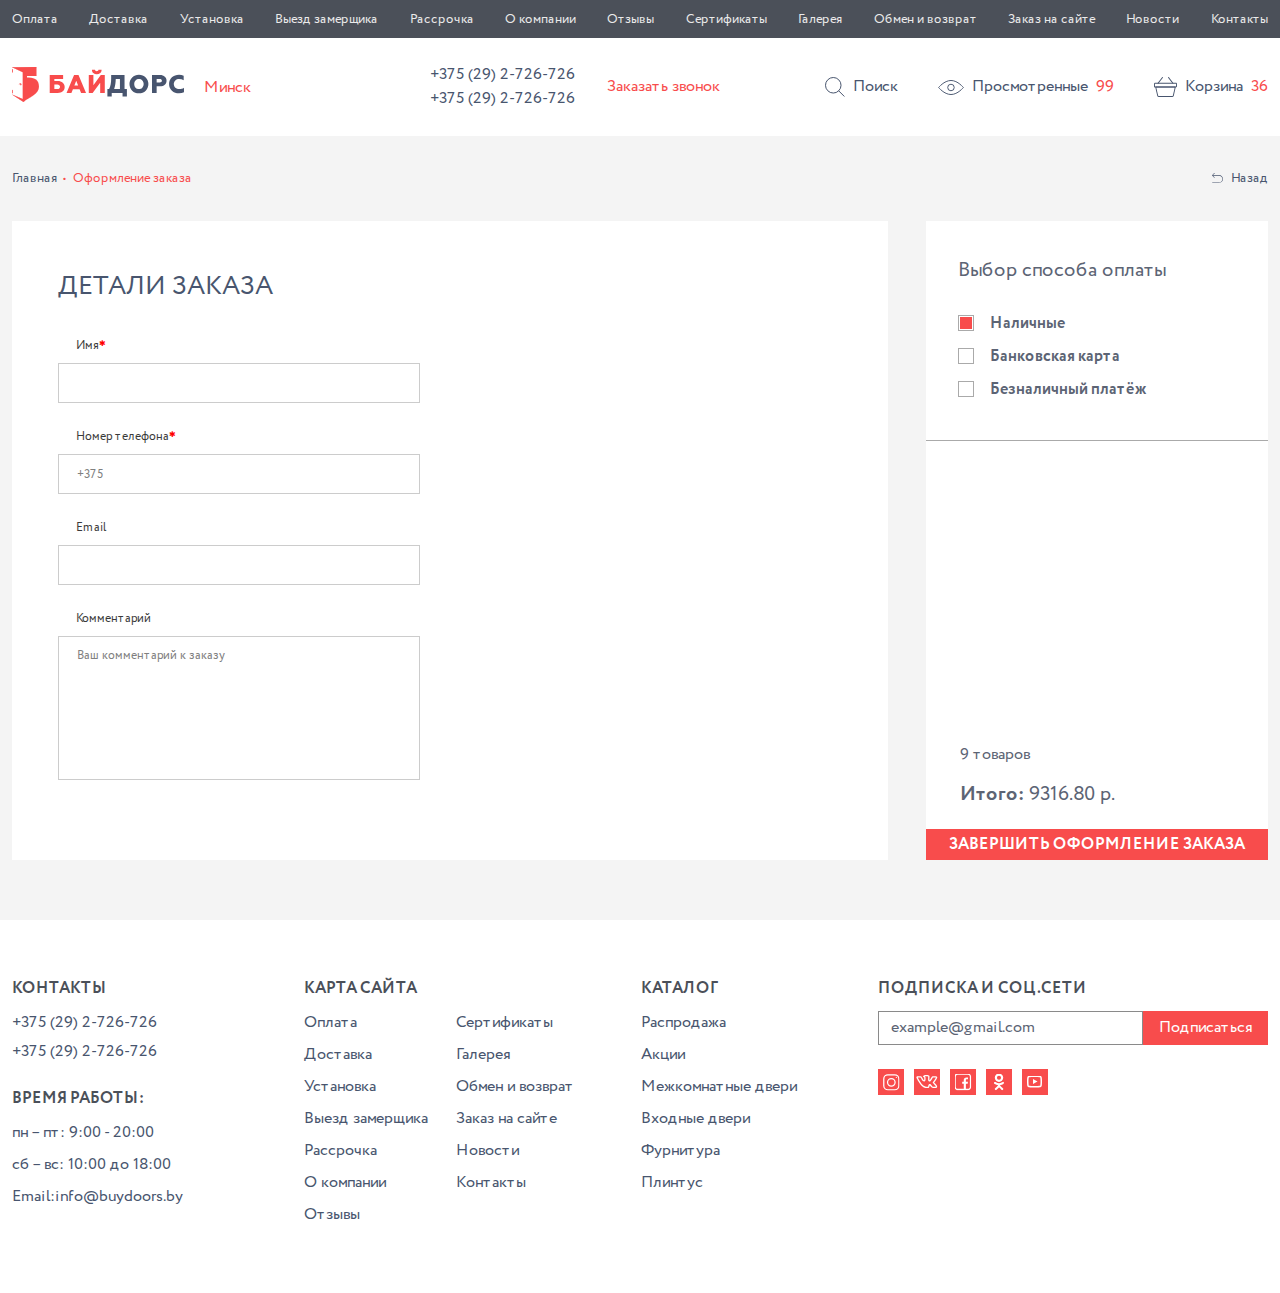
<file: complete-order-page.html>
<!DOCTYPE html>
<html lang="en">
<head>
    <meta charset="UTF-8">
    <meta name="viewport" content="width=device-width, initial-scale=1.0">
    <title>Входные и межкомнатные двери - компания Bydoors</title>
    <link rel="stylesheet" href="css/style.css">
</head>
<body>
    <div class="page-main-content">
        <!-- header starts -->
        <header class="header">
            <div class="header-top">
                <div class="container container_header-top">
                    <nav class="header-top__menu" data-da="menu-block,3,1024">
                        <ul class="header-top__menu-list header-top__menu-list_no-catalogue-menu-list">
                            <li class="header-top__menu-item"> <a href="text-page.html" class="header-top__menu-link">Оплата</a></li>
                            <li class="header-top__menu-item"><a href="text-page.html" class="header-top__menu-link">Доставка</a></li>
                            <li class="header-top__menu-item"><a href="text-page.html" class="header-top__menu-link">Установка</a></li>
                            <li class="header-top__menu-item"><a href="text-page.html" class="header-top__menu-link">Выезд замерщика</a></li>
                            <li class="header-top__menu-item"><a href="text-page.html" class="header-top__menu-link">Рассрочка</a></li>
                            <li class="header-top__menu-item"><a href="about-company-page.html" class="header-top__menu-link">О компании</a></li>
                            <li class="header-top__menu-item"><a href="feedback-page.html" class="header-top__menu-link">Отзывы</a></li>
                            <li class="header-top__menu-item"><a href="text-page.html" class="header-top__menu-link">Сертификаты</a></li>
                            <li class="header-top__menu-item"><a href="gallery-page.html" class="header-top__menu-link">Галерея</a></li>
                            <li class="header-top__menu-item"><a href="text-page.html" class="header-top__menu-link">Обмен и возврат</a></li>
                            <li class="header-top__menu-item"><a href="text-page.html" class="header-top__menu-link">Заказ на сайте</a></li>
                            <li class="header-top__menu-item"><a href="news-page.html" class="header-top__menu-link">Новости</a></li>
                            <li class="header-top__menu-item"><a href="contacts-page.html" class="header-top__menu-link">Контакты</a></li>
                        </ul>
                    </nav>
                </div>
            </div>

           <div class="header-bottom">
                <div class="container">
                    <div class="header-bottom__content-wrapper">
                        <label for="toggle-checkbox" class="header-bottom__burger-menu-open-button">
                            <span class="header-bottom__open-button-bar"></span>
                        </label>
                        <div class="header-bottom__logo-city-block">
                            <div class="header-bottom__logo-wrapper">
                                <a href="index.html" class="header-bottom__logo-link"><picture><source srcset="img/header/logo.svg" type="image/webp"><img  src="img/header/logo.svg" class="header-bottom__logo-image" alt="логотип компании"></picture></a>
                            </div>
                            <div class="header-bottom__city-select-wrapper" data-da="header,last,1024">
                                <select name="city-select" id="city-select" class="header-bottom__city-select">
                                    <option value="Минск" data-value="Минск" disabled>Минск</option>
                                    <option value="Минск">Минск</option>
                                    <option value="Гомель">Гомель</option>
                                    <option value="Могилёв">Могилёв</option>
                                    <option value="Борисов">Борисов</option>
                                    <option value="Брест">Брест</option>
                                    <option value="Витебск">Витебск</option>
                                    <option value="Барановичи">Барановичи</option>
                                </select>
                            </div>
                        </div>
                        <div class="header-bottom__phones-block">
                            <div class="header-bottom__numbers" data-da="menu-block,2,1024" data-value="Минск">
                                <a href="tel:+375292726726" class="header-bottom__phone">+375 (29) 2-726-726</a>
                                <a href="tel:+375292726726" class="header-bottom__phone">+375 (29) 2-726-726</a>
                            </div>
                            <div class="header-bottom__numbers" data-da="menu-block,2,1024" data-value="Гомель">
                                <a href="tel:+375292726725" class="header-bottom__phone">+375 (29) 2-726-725</a>
                                <a href="tel:+375292726725" class="header-bottom__phone">+375 (29) 2-726-725</a>
                            </div>
                            <div class="header-bottom__numbers" data-da="menu-block,2,1024" data-value="Могилёв">
                                <a href="tel:+375292726724" class="header-bottom__phone">+375 (29) 2-726-724</a>
                                <a href="tel:+375292726724" class="header-bottom__phone">+375 (29) 2-726-724</a>
                            </div>
                            <div class="header-bottom__numbers" data-da="menu-block,2,1024" data-value="Борисов">
                                <a href="tel:+375292726723" class="header-bottom__phone">+375 (29) 2-726-723</a>
                                <a href="tel:+375292726723" class="header-bottom__phone">+375 (29) 2-726-723</a>
                            </div>
                            <div class="header-bottom__numbers" data-da="menu-block,2,1024" data-value="Брест">
                                <a href="tel:+375292726722" class="header-bottom__phone">+375 (29) 2-726-722</a>
                                <a href="tel:+375292726722" class="header-bottom__phone">+375 (29) 2-726-722</a>
                            </div>
                            <div class="header-bottom__numbers" data-da="menu-block,2,1024" data-value="Витебск">
                                <a href="tel:+375292726721" class="header-bottom__phone">+375 (29) 2-726-721</a>
                                <a href="tel:+375292726721" class="header-bottom__phone">+375 (29) 2-726-721</a>
                            </div>
                            <div class="header-bottom__numbers" data-da="menu-block,2,1024" data-value="Барановичи">
                                <a href="tel:+375292726723" class="header-bottom__phone">+375 (29) 2-726-720</a>
                                <a href="tel:+375292726723" class="header-bottom__phone">+375 (29) 2-726-720</a>
                            </div>
                            <span class="header-bottom__order-call-button">Заказать звонок</span>
                        </div>
                        <div class="header-bottom__search-cart-block">
                            <div class="header-bottom__search">
                                <svg class="header-bottom__search-icon" width="20" height="20" viewBox="0 0 20 20" fill="none" xmlns="http://www.w3.org/2000/svg">
                                    <circle cx="8.26079" cy="8.26079" r="7.76079" stroke="#48556E"/>
                                    <line x1="13.5708" y1="13.6898" x2="19.3534" y2="19.4723" stroke="#48556E"/>
                                </svg>
                                <span class="header-bottom__search-text">Поиск</span>
                            </div>
                            <a href="catalogue-page.html" class="header-bottom__goods-seen-block">
                                <svg class="header-bottom__goods-seen-icon" width="26" height="15" viewBox="0 0 26 15" fill="none" xmlns="http://www.w3.org/2000/svg">
                                    <path d="M0.632271 7.51139C0.629039 7.50756 0.625837 7.50376 0.622665 7.5C0.625837 7.49624 0.629039 7.49244 0.632271 7.48861C0.800759 7.28908 1.05073 7.00229 1.37347 6.65733C2.0195 5.96683 2.95423 5.04634 4.10794 4.12681C6.4279 2.27778 9.57162 0.481856 13 0.481856C16.4284 0.481856 19.5721 2.27778 21.8921 4.12681C23.0458 5.04634 23.9805 5.96683 24.6265 6.65733C24.9493 7.00229 25.1992 7.28908 25.3677 7.48861C25.371 7.49244 25.3742 7.49624 25.3773 7.5C25.3742 7.50376 25.371 7.50756 25.3677 7.51139C25.1992 7.71092 24.9493 7.99771 24.6265 8.34267C23.9805 9.03318 23.0458 9.95366 21.8921 10.8732C19.5721 12.7222 16.4284 14.5181 13 14.5181C9.57162 14.5181 6.4279 12.7222 4.10794 10.8732C2.95423 9.95366 2.0195 9.03318 1.37347 8.34267C1.05073 7.99771 0.800759 7.71092 0.632271 7.51139Z" stroke="#48556E" stroke-width="0.963712"/>
                                    <circle cx="12.9687" cy="7.48338" r="3.25983" stroke="#48556E" stroke-width="0.963712"/>
                                </svg>
                                <span class="header-bottom__goods-seen-text">Просмотренные</span>
                                <span class="header-bottom__goods-seen-amount">99</span>
                            </a>
                            <a href="cart-page.html" class="header-bottom__to-cart-block-link">
                                <svg class="header-bottom__cart-icon" width="23" height="20" viewBox="0 0 23 20" fill="none" xmlns="http://www.w3.org/2000/svg">
                                    <path d="M20.8282 9.87384C20.7739 10.117 20.7172 10.3626 20.6629 10.6058C20.5283 11.2008 20.3937 11.7982 20.2591 12.3932C20.0891 13.1464 19.9191 13.9019 19.7491 14.6551C19.5886 15.3658 19.428 16.0765 19.2675 16.7848C19.1612 17.2523 19.0573 17.7175 18.9511 18.185C18.9322 18.2653 18.9157 18.3432 18.8968 18.4235V18.4258C18.8897 18.4589 18.8826 18.4896 18.8708 18.5226C18.8637 18.5439 18.8212 18.6501 18.8496 18.5887C18.8802 18.525 18.833 18.6194 18.8236 18.6336C18.8094 18.6619 18.7929 18.6903 18.774 18.7162C18.7598 18.7375 18.6984 18.7989 18.7457 18.7587C18.7952 18.7162 18.715 18.7894 18.6984 18.806C18.6772 18.8296 18.6536 18.8485 18.63 18.8721C18.5662 18.9311 18.6984 18.8272 18.6252 18.8768C18.5686 18.9146 18.5072 18.9476 18.4482 18.9807C18.4033 19.0043 18.4859 18.9641 18.4883 18.9641C18.4741 18.9641 18.4552 18.976 18.4434 18.9807C18.4127 18.9925 18.382 19.0019 18.3514 19.009C18.3207 19.0185 18.2876 19.0232 18.2569 19.0303C18.2073 19.0421 18.2994 19.0255 18.3018 19.0255C18.2829 19.0208 18.2545 19.0303 18.2357 19.0303C18.0491 19.0397 17.8579 19.0326 17.6714 19.0326C17.218 19.0326 16.7647 19.0326 16.3113 19.0326C15.6597 19.0326 15.0056 19.0326 14.354 19.0326C13.5961 19.0326 12.8358 19.0326 12.0779 19.0326C11.294 19.0326 10.5101 19.0326 9.72619 19.0326C9.00841 19.0326 8.29299 19.0326 7.57521 19.0326C7.01563 19.0326 6.45368 19.0326 5.8941 19.0326C5.58007 19.0326 5.26368 19.0326 4.94965 19.0326C4.87173 19.0326 4.79382 19.0303 4.7159 19.0279C4.66395 19.0255 4.7584 19.0326 4.76076 19.035C4.74895 19.0279 4.72534 19.0279 4.71354 19.0255C4.68284 19.0185 4.64979 19.0114 4.61909 19.0019C4.5884 18.9925 4.5577 18.9807 4.52701 18.9712C4.47743 18.9547 4.56479 18.9854 4.56715 18.9878C4.5577 18.976 4.52465 18.9665 4.51048 18.9594C4.45618 18.9311 4.40423 18.8815 4.34993 18.8579C4.35229 18.8579 4.4184 18.9169 4.38298 18.8815C4.37117 18.8697 4.35937 18.8603 4.34756 18.8508C4.32159 18.8248 4.29562 18.7989 4.26965 18.7729C4.26256 18.7658 4.2484 18.7398 4.23895 18.7375C4.24131 18.7375 4.29326 18.813 4.26492 18.7705C4.2484 18.7446 4.22951 18.7186 4.21062 18.6903C4.19409 18.6619 4.17756 18.636 4.1634 18.6053C4.15867 18.5958 4.15159 18.5675 4.14215 18.5628C4.15867 18.5769 4.17284 18.6501 4.15395 18.5864C4.13506 18.5321 4.1209 18.4778 4.10673 18.4235C4.04298 18.1472 3.98159 17.8686 3.91784 17.59C3.77853 16.9761 3.63923 16.3622 3.50228 15.7483C3.32992 14.9904 3.15992 14.2325 2.98756 13.4745C2.82936 12.7757 2.67117 12.0768 2.51297 11.3779C2.41381 10.9363 2.31464 10.4972 2.21547 10.0556C2.20131 9.99426 2.18714 9.93287 2.17534 9.87384C2.02422 10.0722 1.87075 10.2729 1.71964 10.4712C1.89436 10.4712 2.06908 10.4712 2.24381 10.4712C2.71839 10.4712 3.19534 10.4712 3.66992 10.4712C4.36881 10.4712 5.07007 10.4712 5.76896 10.4712C6.62604 10.4712 7.48313 10.4712 8.34021 10.4712C9.27994 10.4712 10.2173 10.4712 11.157 10.4712C12.1015 10.4712 13.0459 10.4712 13.988 10.4712C14.8711 10.4712 15.7565 10.4712 16.6395 10.4712C17.3857 10.4712 18.1341 10.4712 18.8802 10.4712C19.4162 10.4712 19.9498 10.4712 20.4858 10.4712C20.7408 10.4712 20.9958 10.4759 21.2484 10.4712C21.2603 10.4712 21.2697 10.4712 21.2815 10.4712C21.5294 10.4712 21.7655 10.254 21.7537 9.99898C21.7419 9.74398 21.5459 9.52676 21.2815 9.52676C21.1068 9.52676 20.9321 9.52676 20.7573 9.52676C20.2827 9.52676 19.8058 9.52676 19.3312 9.52676C18.6323 9.52676 17.9311 9.52676 17.2322 9.52676C16.3751 9.52676 15.518 9.52676 14.6609 9.52676C13.7212 9.52676 12.7838 9.52676 11.8441 9.52676C10.8997 9.52676 9.95522 9.52676 9.01313 9.52676C8.13007 9.52676 7.24466 9.52676 6.3616 9.52676C5.61548 9.52676 4.86701 9.52676 4.1209 9.52676C3.58492 9.52676 3.05131 9.52676 2.51534 9.52676C2.26034 9.52676 2.00533 9.52203 1.75269 9.52676C1.74089 9.52676 1.73144 9.52676 1.71964 9.52676C1.40089 9.52676 1.19783 9.82662 1.26394 10.1241C1.32061 10.372 1.37728 10.6223 1.43158 10.8702C1.56853 11.4747 1.70547 12.0815 1.84242 12.6859C2.01478 13.4486 2.18714 14.2112 2.3595 14.9739C2.52006 15.6869 2.68061 16.3976 2.84117 17.1107C2.9427 17.564 3.04659 18.0197 3.14812 18.473C3.16464 18.5415 3.17881 18.61 3.19534 18.6785C3.34409 19.316 3.88478 19.8519 4.53881 19.9511C4.79145 19.9889 5.04409 19.9794 5.29909 19.9794C5.74771 19.9794 6.19632 19.9794 6.64729 19.9794C7.30368 19.9794 7.96007 19.9794 8.6141 19.9794C9.38383 19.9794 10.1536 19.9794 10.9233 19.9794C11.7143 19.9794 12.5052 19.9794 13.2986 19.9794C14.0163 19.9794 14.7365 19.9794 15.4543 19.9794C16.0162 19.9794 16.5782 19.9794 17.1401 19.9794C17.4494 19.9794 17.7611 19.9794 18.0704 19.9794C18.2191 19.9794 18.3608 19.97 18.5072 19.944C19.1423 19.8307 19.6594 19.2994 19.8034 18.6808C19.8625 18.4234 19.9191 18.1661 19.9782 17.9064C20.1175 17.2925 20.2544 16.6786 20.3937 16.0647C20.5661 15.3044 20.7361 14.5441 20.9084 13.7839C21.069 13.0755 21.2296 12.3672 21.3901 11.6565C21.4916 11.2079 21.5932 10.7593 21.6947 10.313C21.7089 10.2516 21.723 10.1879 21.7372 10.1265C21.7915 9.88565 21.664 9.60467 21.4066 9.54565C21.1705 9.48898 20.8872 9.61648 20.8282 9.87384Z" fill="#48556E"/>
                                    <path d="M22.0554 6.91558C22.0554 7.7278 22.0696 8.54239 22.0554 9.35461C22.0554 9.35933 22.0554 9.36169 22.0554 9.36642C22.0554 9.36642 22.0554 9.36642 22.0554 9.36878C22.0554 9.38058 22.0554 9.39003 22.0554 9.40183C22.0507 9.44433 22.053 9.44433 22.0578 9.40183C22.0601 9.39239 22.0601 9.38058 22.0625 9.37114C22.0578 9.39239 22.053 9.41128 22.0459 9.43253C22.0294 9.50572 22.0389 9.39475 22.0601 9.40656C22.0625 9.40892 22.0341 9.45378 22.0318 9.46086C21.994 9.5435 22.0955 9.4042 22.0318 9.46322C22.0153 9.47975 21.9916 9.49864 21.9775 9.51517C21.9468 9.55767 22.0719 9.46558 21.9869 9.50336C21.9798 9.50572 21.935 9.53406 21.9326 9.5317C21.9232 9.51281 22.0318 9.50336 21.9586 9.51753C21.9491 9.51989 21.9397 9.52225 21.9279 9.52697C21.8878 9.53642 21.8878 9.53642 21.9279 9.52933C21.9373 9.52697 21.9491 9.52697 21.9586 9.52461C21.9421 9.52697 21.9255 9.52697 21.9114 9.52697C21.9043 9.52697 21.8996 9.52697 21.8948 9.52697C21.8736 9.52697 21.8547 9.52697 21.8334 9.52697C21.7012 9.52697 21.5666 9.52697 21.4344 9.52697C20.8583 9.52697 20.2822 9.52697 19.7061 9.52697C18.8136 9.52697 17.9211 9.52697 17.0286 9.52697C15.933 9.52697 14.8351 9.52697 13.7395 9.52697C12.5731 9.52697 11.4068 9.52697 10.2404 9.52697C9.11647 9.52697 7.99257 9.52697 6.87104 9.52697C5.90771 9.52697 4.94201 9.52697 3.97867 9.52697C3.29867 9.52697 2.61867 9.52697 1.93867 9.52697C1.66242 9.52697 1.38617 9.5317 1.11228 9.52697H1.10991C1.10991 9.52697 1.07922 9.52697 1.07686 9.52697C0.980053 9.52697 1.13589 9.55767 1.09339 9.52933C1.0863 9.52461 1.01783 9.51281 1.01783 9.50808C1.01547 9.51517 1.12644 9.55295 1.02019 9.50336C0.951719 9.47031 1.06033 9.50808 1.04144 9.52461C1.03908 9.52697 1.0013 9.4892 0.996581 9.48447C0.989497 9.47739 0.982414 9.47031 0.975331 9.46322C0.949358 9.43253 0.949358 9.43253 0.975331 9.46322C0.982414 9.47031 0.987136 9.47975 0.99422 9.48683C0.982414 9.47031 0.972969 9.45142 0.963525 9.43489C0.921025 9.3735 0.994219 9.4585 0.972969 9.46322C0.970608 9.46322 0.956442 9.41128 0.954081 9.4042C0.918664 9.31211 0.954081 9.48211 0.954081 9.42072C0.954081 9.40892 0.951719 9.37822 0.951719 9.37114C0.949358 9.24364 0.951719 9.11614 0.951719 8.98864C0.951719 8.4503 0.951719 7.91433 0.951719 7.37599C0.951719 7.22724 0.949358 7.07613 0.951719 6.92738C0.951719 6.92502 0.951719 6.92266 0.951719 6.9203C0.951719 6.91085 0.951719 6.89669 0.951719 6.88724C0.951719 6.79044 0.921025 6.94863 0.949358 6.90377C0.954081 6.89669 0.965886 6.82822 0.970608 6.82822C0.980053 6.83058 0.91158 6.93446 0.961164 6.85655C0.958803 6.86127 0.991858 6.8046 0.991858 6.8046C0.946997 6.85891 0.942275 6.86599 0.975331 6.82822C0.982414 6.82113 0.989497 6.81405 0.996581 6.80697C1.00366 6.79988 1.01075 6.7928 1.01783 6.78571C1.04853 6.75974 1.04853 6.75974 1.01783 6.78571C1.01075 6.7928 1.0013 6.79752 0.99422 6.8046C1.01075 6.7928 1.02964 6.78335 1.04616 6.77391C1.10755 6.73141 1.02255 6.8046 1.01783 6.78335C1.01783 6.78099 1.06978 6.76683 1.07686 6.76446C1.16894 6.72905 0.998942 6.76446 1.06033 6.76446C1.01075 6.76446 1.22325 6.75974 1.10991 6.7621C1.10991 6.7621 1.10991 6.7621 1.11228 6.7621C1.18547 6.75974 1.25866 6.7621 1.33422 6.7621C1.81825 6.7621 2.29992 6.7621 2.78395 6.7621C3.61034 6.7621 4.43673 6.7621 5.26548 6.7621C6.3209 6.7621 7.37868 6.7621 8.4341 6.7621C9.59577 6.7621 10.7598 6.7621 11.9215 6.7621C13.0666 6.7621 14.2118 6.7621 15.3545 6.7621C16.3651 6.7621 17.378 6.7621 18.3886 6.7621C19.1489 6.7621 19.9091 6.7621 20.6694 6.7621C21.0543 6.7621 21.4415 6.7621 21.8264 6.7621C21.85 6.7621 21.8736 6.7621 21.8972 6.7621H21.8996C21.9114 6.7621 22.0459 6.7621 21.9326 6.7621C22.0105 6.7621 21.8996 6.77391 21.9019 6.75738C21.9019 6.75502 21.9539 6.77155 21.9633 6.77391C22.0554 6.7928 21.9137 6.73141 21.9491 6.76683C21.9539 6.77155 22.0176 6.80224 22.0153 6.8046C22.0105 6.81169 21.9279 6.72196 21.9916 6.78808C22.0058 6.80224 22.02 6.81641 22.0341 6.83058C22.1003 6.89197 22.0129 6.76919 22.0247 6.81877C22.0271 6.82585 22.0672 6.88252 22.0625 6.88488C22.053 6.8896 22.0294 6.76919 22.0483 6.85891C22.0483 6.85419 22.0648 6.9203 22.0648 6.9203C22.0625 6.89905 22.0601 6.8778 22.0578 6.85655C22.0554 6.87308 22.0554 6.89433 22.0554 6.91558C22.0625 7.16349 22.2679 7.39961 22.5276 7.3878C22.7779 7.37599 23.0069 7.18002 22.9998 6.91558C22.9833 6.27571 22.4733 5.81057 21.8453 5.81057C21.7154 5.81057 21.5879 5.81057 21.458 5.81057C20.8772 5.81057 20.2964 5.81057 19.7132 5.81057C18.8041 5.81057 17.8975 5.81057 16.9884 5.81057C15.874 5.81057 14.7619 5.81057 13.6475 5.81057C12.4645 5.81057 11.284 5.81057 10.1011 5.81057C8.96063 5.81057 7.82021 5.81057 6.67979 5.81057C5.71882 5.81057 4.75784 5.81057 3.79451 5.81057C3.13339 5.81057 2.47228 5.81057 1.81117 5.81057C1.63172 5.81057 1.45228 5.81057 1.27519 5.81057C1.12172 5.81057 0.975331 5.80821 0.821858 5.84835C0.333106 5.97349 0.0119945 6.43155 0.00255 6.92738C0.000188884 7.08322 0.00255 7.23669 0.00255 7.39252C0.00255 7.93794 0.00255 8.48336 0.00255 9.02878C0.00255 9.15628 -0.00453334 9.2885 0.00491113 9.41836C0.0497724 10.0086 0.51019 10.462 1.10755 10.4738C1.17603 10.4761 1.2445 10.4738 1.31061 10.4738C1.79464 10.4738 2.28103 10.4738 2.76506 10.4738C3.60326 10.4738 4.44145 10.4738 5.27729 10.4738C6.35396 10.4738 7.42827 10.4738 8.50494 10.4738C9.68313 10.4738 10.8637 10.4738 12.0419 10.4738C13.2012 10.4738 14.3629 10.4738 15.5222 10.4738C16.5398 10.4738 17.5598 10.4738 18.5775 10.4738C19.3212 10.4738 20.0673 10.4738 20.8111 10.4738C21.1605 10.4738 21.51 10.4761 21.8571 10.4738C22.4875 10.4714 22.9857 9.98975 22.9951 9.35461C23.0022 8.91072 22.9951 8.46919 22.9951 8.0253C22.9951 7.65697 22.9951 7.28627 22.9951 6.91794C22.9951 6.67002 22.7779 6.43391 22.5229 6.44571C22.2726 6.45516 22.0554 6.65113 22.0554 6.91558Z" fill="#48556E"/>
                                    <path d="M14.1127 0.712912C14.6085 1.3693 15.102 2.02569 15.5978 2.68208C16.3817 3.72098 17.1656 4.75987 17.9495 5.80112C18.1313 6.04196 18.3131 6.28279 18.4949 6.52362C18.6437 6.7196 18.9105 6.84237 19.1419 6.69362C19.3355 6.56848 19.4701 6.25918 19.3119 6.04668C18.816 5.39029 18.3226 4.7339 17.8267 4.07751C17.0428 3.03861 16.259 1.99972 15.4751 0.958468C15.2933 0.717634 15.1114 0.4768 14.9296 0.235966C14.7809 0.0399936 14.5141 -0.0827846 14.2827 0.0659658C14.0867 0.191105 13.9521 0.500412 14.1127 0.712912Z" fill="#48556E"/>
                                    <path d="M4.50737 6.52137C5.00321 5.86498 5.49668 5.20859 5.99252 4.5522C6.77641 3.5133 7.5603 2.47441 8.34419 1.43316C8.52599 1.19233 8.7078 0.951491 8.88961 0.710657C9.03836 0.512324 8.92738 0.174684 8.71961 0.0637111C8.47169 -0.0685115 8.23322 0.0212111 8.07266 0.233712C7.57682 0.890103 7.08335 1.54649 6.58752 2.20288C5.80363 3.24178 5.01973 4.28067 4.23584 5.32192C4.05404 5.56276 3.87223 5.80359 3.69042 6.04442C3.54167 6.24276 3.65265 6.5804 3.86043 6.69137C4.1107 6.82359 4.34918 6.73387 4.50737 6.52137Z" fill="#48556E"/>
                                </svg>
                                <span class="header-bottom__cart-text">Корзина</span>
                                <span class="header-bottom__in-cart-amount">36</span>      
                            </a>
                        </div>
                    </div>
                </div>
            </div>
        </header>
        <!-- header end -->
        
        <main class="complete-order-page-main">
            <input id="toggle-checkbox" type="checkbox" class="menu-section__toggle-checkbox">
            <div class="menu-section__background-mobile"></div>
            <div class="good-card-section__menu-block menu-block menu-block_no-catalogue-menu-block">               
            </div>
            <div class="container">
                <div class="page-top-block">
                    <div class="page-top-block__breadcrumbs">
                        <a href="index.html" class="page-top-block__breadcrumbs-item">Главная</a>
                        <a href="#" class="page-top-block__breadcrumbs-item active">Оформление заказа</a>
                    </div>
                    <a href="index.html" class="page-top-block__back-link">
                        <svg class="page-top-block__back-link-image" width="11" height="11" viewBox="0 0 11 11" fill="none" xmlns="http://www.w3.org/2000/svg">
                            <path d="M11 6.04836C10.9988 7.10121 10.574 8.11059 9.81893 8.85504C9.06386 9.59949 8.04013 10.0182 6.97234 10.0194H0.484744C0.407599 10.0194 0.333614 9.98916 0.279064 9.93538C0.224514 9.88159 0.193869 9.80864 0.193869 9.73257C0.193869 9.65651 0.224514 9.58356 0.279064 9.52977C0.333614 9.47599 0.407599 9.44577 0.484744 9.44577H6.97234C7.88621 9.44577 8.76266 9.08781 9.40886 8.45065C10.0551 7.81349 10.4181 6.94931 10.4181 6.04822C10.4181 5.14713 10.0551 4.28295 9.40886 3.64579C8.76266 3.00862 7.88621 2.65067 6.97234 2.65067H0.990954L2.59787 4.23509C2.62544 4.2616 2.6474 4.29324 2.66247 4.32818C2.67755 4.36312 2.68543 4.40066 2.68568 4.43863C2.68592 4.4766 2.67852 4.51424 2.66389 4.54937C2.64927 4.58449 2.62772 4.6164 2.60049 4.64325C2.57326 4.6701 2.54089 4.69135 2.50527 4.70577C2.46965 4.72019 2.43147 4.72749 2.39297 4.72725C2.35446 4.72701 2.31638 4.71923 2.28095 4.70437C2.24551 4.68951 2.21342 4.66785 2.18654 4.64067L0.0831036 2.56666C0.0805148 2.56414 0.0797584 2.56064 0.077286 2.55806C0.0531843 2.53358 0.0337886 2.50499 0.0200417 2.47368L0.0197801 2.47271C0.018762 2.47024 0.0188201 2.4676 0.0178602 2.46508C0.00691636 2.43609 0.000882432 2.40553 3.31776e-07 2.37462C-1.46921e-05 2.36496 0.00048054 2.35531 0.00148387 2.34571C0.00443758 2.31157 0.0125964 2.27807 0.0256848 2.24633C0.0394308 2.21473 0.0588865 2.18586 0.0831036 2.16112L2.18654 0.0871183C2.21339 0.0598196 2.24549 0.0380599 2.28095 0.0231051C2.31641 0.00815026 2.35454 0.000298919 2.39311 8.37069e-06C2.43168 -0.000282178 2.46992 0.00699374 2.50561 0.0214126C2.5413 0.0358314 2.57373 0.0571052 2.601 0.0839961C2.62828 0.110887 2.64986 0.142858 2.66448 0.178049C2.67911 0.213239 2.68649 0.250946 2.6862 0.288976C2.6859 0.327006 2.67795 0.364598 2.66278 0.399567C2.64762 0.434535 2.62555 0.46618 2.59787 0.492661L0.990954 2.0772H6.97234C8.04013 2.07842 9.06384 2.4972 9.8189 3.24167C10.574 3.98614 10.9987 4.99551 11 6.04836Z" fill="#48556E"/>
                        </svg>                            
                        <span class="page-top-block__back-link-text">Назад</span>
                    </a>
                </div>
            </div>

            <section class="complete-order-section">
                <div class="container">
                    <!-- order-details-form starts -->
                    <form id="order-details-form" action="#" method="POST" class="complete-order-section-content-wrapper-form">
                        <div class="order-details-block">
                            <h1 class="order-details-block__headline">Детали заказа</h1>
                            <div  class="order-details-block__order-details-block-form order-details-block-form">
                                <div class="order-details-block-form__input-block">
                                    <label for="name-input" class="order-details-block-form__input-label order-details-block-form__input-label_required">Имя</label>
                                    <input id="name-input" name="name" type="text" class="order-details-block-form__input" required>
                                </div>
                                <div class="order-details-block-form__input-block">
                                    <label for="phone-input" class="order-details-block-form__input-label order-details-block-form__input-label_required">Номер телефона</label>
                                    <input id="phone-input" name="phone" type="tel" class="order-details-block-form__input" placeholder="+375" required>
                                </div>
                                <div class="order-details-block-form__input-block">
                                    <label for="email-input" class="order-details-block-form__input-label">Email</label>
                                    <div class="order-details-block-form__email-input-wrapper">
                                        <input id="email-input" type="email" class="order-details-block-form__input order-details-block-form__input_email" placeholder=" ">
                                      <!--   <div class="order-details-block-form__email-validation-image-wrapper"> -->
                                            <picture><source srcset="img/complete-order-page/valid.svg" type="image/webp"><img src="img/complete-order-page/valid.svg" alt="изображение валидация пройдена" class="order-details-block-form__email-valid-image"></picture>
                                            <picture><source srcset="img/complete-order-page/invalid.svg" type="image/webp"><img src="img/complete-order-page/invalid.svg" alt="изображение валидация пройдена" class="order-details-block-form__email-invalid-image"></picture>
                                        <!-- </div> -->
                                    </div>
                                </div>
                                <div class="order-details-block-form__input-block">
                                    <label for="comment-input" class="order-details-block-form__input-label">Комментарий</label>
                                    <textarea id="comment-input" name="comment" class="order-details-block-form__input order-details-block-form__input_comment-textarea" placeholder="Ваш комментарий к заказу"></textarea>
                                </div>
                            </div>
                        </div>

                        <div class="make-order-block">
                            <div class="make-order-block__top">
                                <h2 class="make-order-block__top-headline">Выбор способа оплаты</h2>
                                <label class="make-order-block__checkbox-label">
                                    <input name="payment-method" type="radio" class="make-order-block__select-option-checkbox" value="Наличные" required checked>
                                    <span class="make-order-block__checkbox-icon"></span>
                                    <span class="make-order-block__option-name"> Наличные</span>
                                </label>
                                <label class="make-order-block__checkbox-label">
                                    <input name="payment-method" type="radio" class="make-order-block__select-option-checkbox" value="Банковская карта">
                                    <span class="make-order-block__checkbox-icon"></span>
                                    <span class="make-order-block__option-name"> Банковская карта</span>
                                </label>
                                <label class="make-order-block__checkbox-label">
                                    <input name="payment-method" type="radio" class="make-order-block__select-option-checkbox" value="Безналичный платёж">
                                    <span class="make-order-block__checkbox-icon"></span>
                                    <span class="make-order-block__option-name"> Безналичный платёж</span>
                                </label>
                            </div>
                            <div class="make-order-block__bottom">
                                <div class="make-order-block__bottom-info-block">
                                    <div class="make-order-block__goods-amount-block">
                                        <span class="make-order-block__goods-amount"><span class="make-order-block__goods-amount-number" data-total-goods-amount="9">9</span>  <span class="make-order-block__goods-amount-text">товаров</span> </span>
                                    </div>
                                    <div class="make-order-block__total-price-block">
                                        Итого: <span class="make-order-block__total-price"><span class="make-order-block__total-price-sum" data-goods-total-price="9316.80">9316.80 </span></span><span class="make-order-block__currency"> р.</span>
                                    </div>
                                </div>
                                <button type="submit" class="make-order-block__button">Завершить оформление заказа</button>
                            </div>
                        </div>
                    </form>
                    <!-- order-details-form end -->
                </div>
            </section>

        </main>

        <!-- footer starts -->
        <footer class="footer">
            <div class="container">
                <div class="footer-content-wrapper">
                    <div class="footer-block footer-block_contacts-schedule-block">
                        <div class="footer-block__items-block footer-block__items-block_contacts">
                            <div class="footer-block__headline">
                                Контакты
                            </div>
                            <a href="tel:+375292726726" class="footer-block__item footer-block__item_link">
                                +375 (29) 2-726-726
                            </a>
                            <a href="tel:+375292726726" class="ffooter-block__item footer-block__item_link">
                                +375 (29) 2-726-726
                            </a>
                        </div>
                        <div class="footer-block__items-block footer-block__items-block_work-schedule">
                            <div class="footer-block__headline">
                                Время работы:
                            </div>
                            <span class="footer-block__item">
                                пн – пт: 9:00 - 20:00
                            </span>
                            <span class="footer-block__item">
                                сб – вс: 10:00 до 18:00
                            </span>
                            <a href="mailto:info@buydoors.by" class="footer-block__item footer-block__item_link">
                                Email:info@buydoors.by
                            </a>
                        </div>
                    </div>
                    <div class="footer-block footer-block_map-block">
                        <div class="footer-block__headline">
                            Карта сайта
                        </div>
                        <div class="footer-block__items-block-wrapper">
                            <div class="footer-block__items-block">
                                <a href="text-page.html" class="footer-block__item footer-block__item_link">Оплата</a>
                                <a href="text-page.html" class="footer-block__item footer-block__item_link">Доставка</a>
                                <a href="text-page.html" class="footer-block__item footer-block__item_link">Установка</a>
                                <a href="text-page.html" class="footer-block__item footer-block__item_link">Выезд замерщика</a>
                                <a href="text-page.html" class="footer-block__item footer-block__item_link">Рассрочка</a>
                                <a href="about-company-page.html" class="footer-block__item footer-block__item_link">О компании</a>
                                <a href="text-page.html" class="footer-block__item footer-block__item_link">Отзывы</a>
                            </div>
                            <div class="footer-block__items-block">
                                <a href="text-page.html" class="footer-block__item footer-block__item_link">Сертификаты</a>
                                <a href="gallery-page.html" class="footer-block__item footer-block__item_link">Галерея</a>
                                <a href="text-page.html" class="footer-block__item footer-block__item_link">Обмен и возврат</a>
                                <a href="text-page.html" class="footer-block__item footer-block__item_link">Заказ на сайте</a>
                                <a href="news-page.html" class="footer-block__item footer-block__item_link">Новости</a>
                                <a href="text-page.html" class="footer-block__item footer-block__item_link">Контакты</a>
                            </div>
                        </div>
                    </div>
                    <div class="footer-block footer-block_catalogue">
                        <div class="footer-block__headline">
                        Каталог
                        </div>
                        <div class="footer-block__items-block">
                            <a href="catalogue-page.html" class="footer-block__item footer-block__item_link">Распродажа</a>
                            <a href="actions-page.html" class="footer-block__item footer-block__item_link">Акции</a>
                            <a href="catalogue-page.html" class="footer-block__item footer-block__item_link">Межкомнатные двери</a>
                            <a href="catalogue-page.html" class="footer-block__item footer-block__item_link">Входные двери</a>
                            <a href="catalogue-page.html" class="footer-block__item footer-block__item_link">Фурнитура</a>
                            <a href="catalogue-page.html" class="footer-block__item footer-block__item_link">Плинтус</a>
                        </div>
                    </div>
                    <div class="footer-block footer-block_subscription">
                        <div class="footer-block__headline">
                            ПОДПИСКА И  СОЦ.СЕТИ
                        </div>
                        <form class="footer-block__email-form">
                            <input type="email" class="footer-block__email-input" name="email-to-subscribe" value="example@gmail.com" required>
                            <button type="submit" class="footer-block__subscription-button">Подписаться</button>
                        </form>
                        <div class="footer-block__icons-block">
                            <div class="footer-block__icons-image">
                                <a href="https://www.instagram.com/" class="footer-block__icon-link"><picture><source srcset="img/footer/insta-icon.svg" type="image/webp"><img src="img/footer/insta-icon.svg" alt="иконка instagramm" class="footer-block__image"></picture></a>
                            </div>
                            <div class="footer-block__icons-image">
                                <a href="https://vk.com/" class="footer-block__icon-link"><picture><source srcset="img/footer/vk-icon.svg" type="image/webp"><img src="img/footer/vk-icon.svg" alt="иконка vkontakte" class="footer-block__image"></picture></a>
                            </div>
                            <div class="footer-block__icons-image">
                                <a href="https://www.facebook.com/" class="footer-block__icon-link"><picture><source srcset="img/footer/facebook-icon.svg" type="image/webp"><img src="img/footer/facebook-icon.svg" alt="иконка facebook" class="footer-block__image"></picture></a>
                            </div>
                            <div class="footer-block__icons-image">
                                <a href="https://ok.ru/" class="footer-block__icon-link"><picture><source srcset="img/footer/odnoklassniki-icon.svg" type="image/webp"><img src="img/footer/odnoklassniki-icon.svg" alt="иконка odnoklassniki" class="footer-block__image"></picture></a>
                            </div>
                            <div class="footer-block__icons-image">
                                <a href="https://www.youtube.com/" class="footer-block__icon-link"><picture><source srcset="img/footer/youtube-icon.svg" type="image/webp"><img src="img/footer/youtube-icon.svg" alt="иконка youtube" class="footer-block__image"></picture></a>
                            </div>
                        </div>
                    </div>
                </div>
            </div>
        </footer>   
        <!-- footer end -->
    </div>
    <div class="page-search-content">
        <div class="search-bar">
            <div class="container">
                <form method="get" name="searchForm" class="search-bar__form" action="/search/">
                    <div class="search-bar__input-wrapper">
                        <input id="main-search-unput" class="search-bar__input" type="text" name="searchInput" placeholder="Введите название товара">
                    </div>
                    <div class="search-bar__close-button">
                        <picture><source srcset="img/main-page/search-window/close-button.svg" type="image/webp"><img src="img/main-page/search-window/close-button.svg" alt="кнопка закрыть" class="search-bar__close-button-image"></picture>
                    </div>
                </form>
                
            </div>
        </div>
        <div class="search-results-block">
            <div class="container">
                <span class="search-results-block__amount-info">
                    Найдено 20 результатов
                </span>
                <div class="search-results-block__results-container" data-simplebar data-simplebar-auto-hide="false">
                    <div class="search-results-block__result-item result-item">
                        <div class="result-item__good-description-block">
                            <div class="result-item__image-wrapper">
                                <picture><source srcset="img/main-page/search-window/door.webp" type="image/webp"><img src="img/main-page/search-window/door.jpg" alt="фото товара" class="result-item__image"></picture>
                            </div>
                            <div class="result-item__description-params-block">
                                <span class="result-item__good-company">DEFORM Серия D</span>
                                <span class="result-item__good-title">D10 DEFORM ДГ</span>
                                <span class="result-item__good-param result-item__good-param_dimensions">860*250</span>
                                <span class="result-item__good-param">Дверь межкомнатная</span>
                            </div>
                        </div>
                        <a href="" class="result-item__see-good-link"><span class="result-item__see-good-button">Посмотреть товар</span></a>
                    </div>
                    <div class="search-results-block__result-item result-item">
                        <div class="result-item__good-description-block">
                            <div class="result-item__image-wrapper">
                                <picture><source srcset="img/main-page/search-window/door.webp" type="image/webp"><img src="img/main-page/search-window/door.jpg" alt="фото товара" class="result-item__image"></picture>
                            </div>
                            <div class="result-item__description-params-block">
                                <span class="result-item__good-company">DEFORM Серия D</span>
                                <span class="result-item__good-title">D10 DEFORM ДГ</span>
                                <span class="result-item__good-param result-item__good-param_dimensions">860*250</span>
                                <span class="result-item__good-param">Дверь межкомнатная</span>
                            </div>
                        </div>
                        <a href="" class="result-item__see-good-link"><span class="result-item__see-good-button">Посмотреть товар</span></a>
                    </div>
                    <div class="search-results-block__result-item result-item">
                        <div class="result-item__good-description-block">
                            <div class="result-item__image-wrapper">
                                <picture><source srcset="img/main-page/search-window/door.webp" type="image/webp"><img src="img/main-page/search-window/door.jpg" alt="фото товара" class="result-item__image"></picture>
                            </div>
                            <div class="result-item__description-params-block">
                                <span class="result-item__good-company">DEFORM Серия D</span>
                                <span class="result-item__good-title">D10 DEFORM ДГ</span>
                                <span class="result-item__good-param result-item__good-param_dimensions">860*250</span>
                                <span class="result-item__good-param">Дверь межкомнатная</span>
                            </div>
                        </div>
                        <a href="" class="result-item__see-good-link"><span class="result-item__see-good-button">Посмотреть товар</span></a>
                    </div>
                    <div class="search-results-block__result-item result-item">
                        <div class="result-item__good-description-block">
                            <div class="result-item__image-wrapper">
                                <picture><source srcset="img/main-page/search-window/door.webp" type="image/webp"><img src="img/main-page/search-window/door.jpg" alt="фото товара" class="result-item__image"></picture>
                            </div>
                            <div class="result-item__description-params-block">
                                <span class="result-item__good-company">DEFORM Серия D</span>
                                <span class="result-item__good-title">D10 DEFORM ДГ</span>
                                <span class="result-item__good-param result-item__good-param_dimensions">860*250</span>
                                <span class="result-item__good-param">Дверь межкомнатная</span>
                            </div>
                        </div>
                        <a href="" class="result-item__see-good-link"><span class="result-item__see-good-button">Посмотреть товар</span></a>
                    </div>
                    <div class="search-results-block__result-item result-item">
                        <div class="result-item__good-description-block">
                            <div class="result-item__image-wrapper">
                                <picture><source srcset="img/main-page/search-window/door.webp" type="image/webp"><img src="img/main-page/search-window/door.jpg" alt="фото товара" class="result-item__image"></picture>
                            </div>
                            <div class="result-item__description-params-block">
                                <span class="result-item__good-company">DEFORM Серия D</span>
                                <span class="result-item__good-title">D10 DEFORM ДГ</span>
                                <span class="result-item__good-param result-item__good-param_dimensions">860*250</span>
                                <span class="result-item__good-param">Дверь межкомнатная</span>
                            </div>
                        </div>
                        <a href="" class="result-item__see-good-link"><span class="result-item__see-good-button">Посмотреть товар</span></a>
                    </div>
                </div>
            </div>
        </div>
    </div>

    <!-- popup_add-to-cart starts-->
    <div class="popup popup_info">
        <div class="popup__block">
            <div class="popup__content-info">
                <span class="popup__headline popup__headline_info">
                    Товар добавлен в корзину
                </span>
            </div>
            <a href="cart-page.html" class="popup__button popup__button_info">Перейти в корзину</a>
            <span class="popup__close-button"></span>
        </div>
    </div>
    <!-- popup_add-to-cart end-->

    <!-- popup_thanks starts -->
    <div class="popup popup_thanks">
        <div class="popup__block">
            <div class="popup__content-thanks">
                <span class="popup__headline popup__headline_thanks">
                    Спасибо за заказ!
                </span>
                <p class="popup__text popup__text_thanks">Наши специалисты свяжутся с вами в ближайшее время для уточнения деталей заказа.</p>
            </div>
            <a href="catalogue-page.html" class="popup__button">Вернуться в каталог</a>
            <span class="popup__close-button"></span>
        </div>
    </div>
    <!-- popup_thanks end-->

    <!-- popup_order-call-->
    <div class="popup popup_order-call">
        <div class="popup__block">
            <div class="popup__content-order-call">
                <span class="popup__headline popup__headline_order-call">
                    Заказ звонка
                </span>
                <form id="order-call" class="popup__form popup__form_order-call">
                    <label for="order-call-client-name" class="popup__form-label">Имя</label>
                    <input  id="order-call-client-name" name="order-call-client-name" type="text" class="popup__form-input" required>
                    <label for="order-call-client-phone" class="popup__form-label">Номер телефона</label>
                    <input  id="order-call-client-phone" name="order-call-client-phone" type="tel" class="popup__form-input" placeholder="+375" required>
                </form>
            </div>
            <button type="submit" form="order-call" class="popup__button popup__button_order-call">Заказать звонок</button>
            <span class="popup__close-button"></span>
        </div>
    </div>
    <!-- popup_add-to-cart end-->
<!-- Jquery -->
<script src="js/libs/jquery.min.js"></script>
<!-- Move Dom elements -->
<script src="js/libs/move_DOM_elements.js"></script>
<!-- Search-section -->
<script src="js/search-section.js"></script>
<!-- Phone input mask -->
<script src="js/libs/jquery.maskedinput.min.js"></script>
<!-- Simplebar -->
<script src="js/libs/simplebar.js"></script>
<!-- select city custom select -->
<script src="js/components/customCitySelect.js"></script>
<!-- cart-page.js -->
<script src="js/complete-order-page.js"></script>

</body>
</html>
</file>
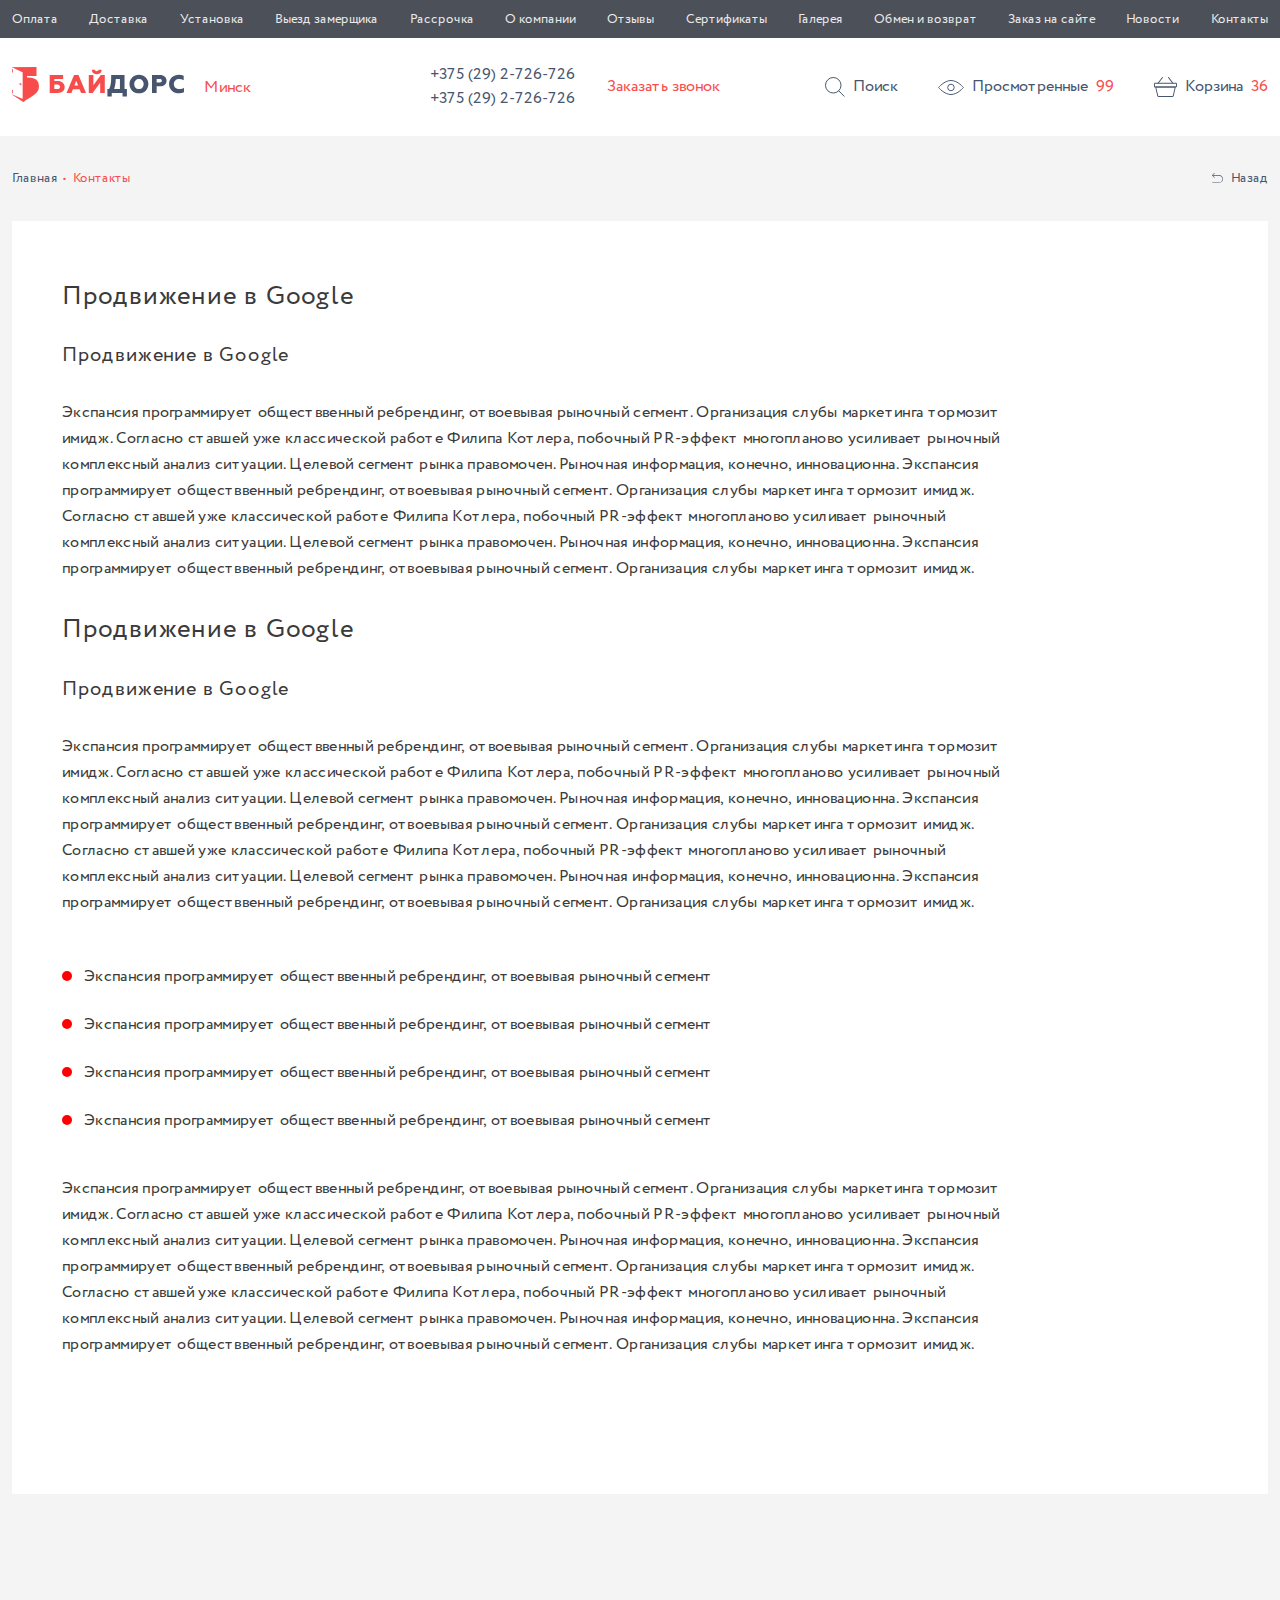
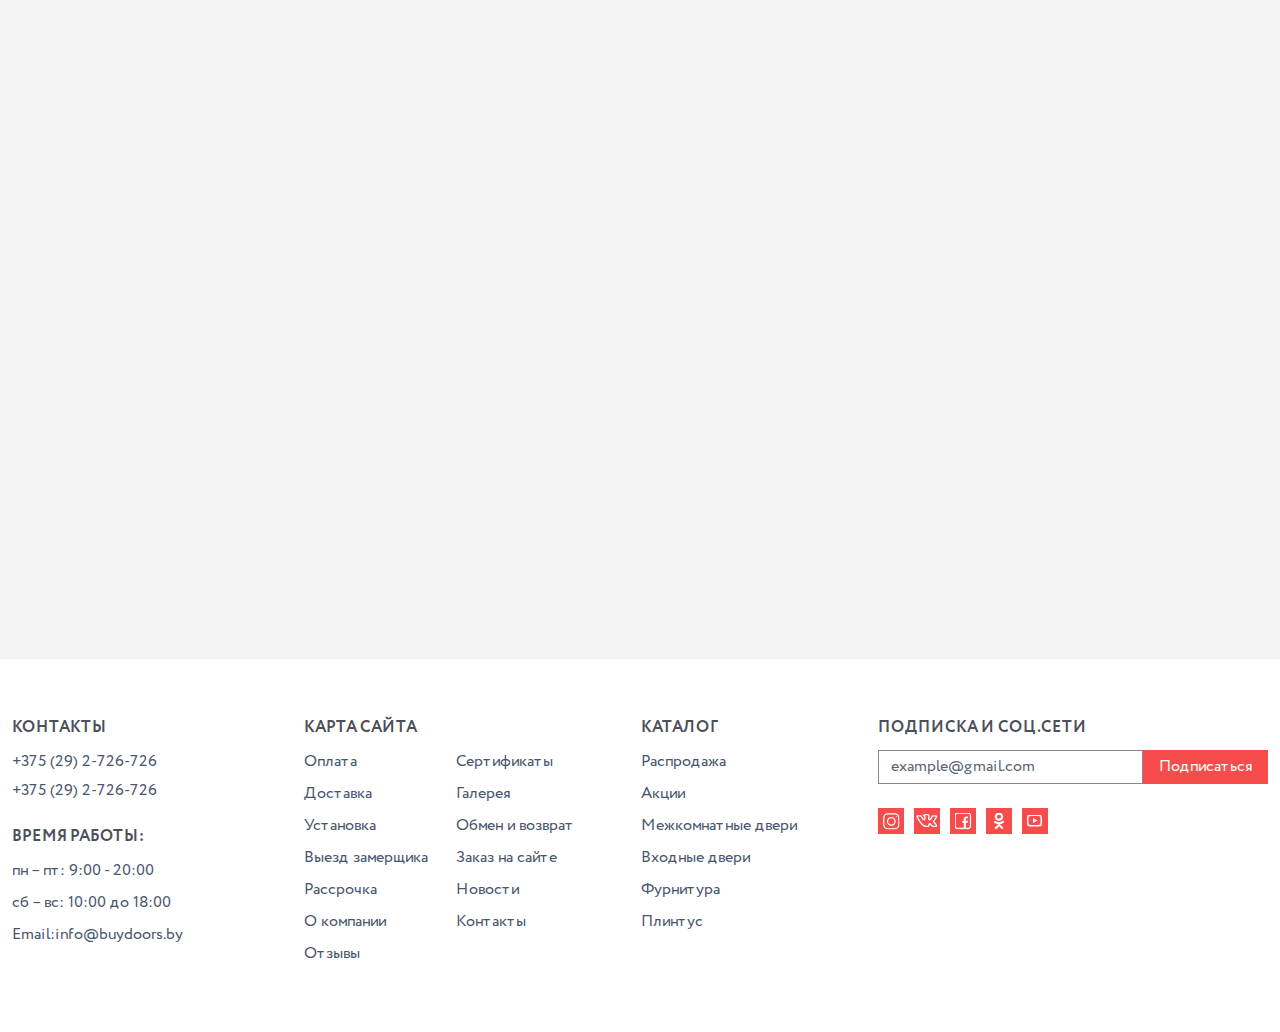
<file: contacts-page.html>
<!DOCTYPE html>
<html lang="ru">
<head>
    <meta charset="UTF-8">
    <meta name="viewport" content="width=device-width, initial-scale=1.0">
    <title>Входные и межкомнатные двери - компания Bydoors</title>
    <link rel="stylesheet" href="css/style.css">
</head>
<body>
    <div class="page-main-content">
        <!-- header starts -->
        <header class="header">
            <div class="header-top">
                <div class="container container_header-top">
                    <nav class="header-top__menu" data-da="menu-block,3,1024">
                        <ul class="header-top__menu-list header-top__menu-list_no-catalogue-menu-list">
                            <li class="header-top__menu-item"> <a href="text-page.html" class="header-top__menu-link">Оплата</a></li>
                            <li class="header-top__menu-item"><a href="text-page.html" class="header-top__menu-link">Доставка</a></li>
                            <li class="header-top__menu-item"><a href="text-page.html" class="header-top__menu-link">Установка</a></li>
                            <li class="header-top__menu-item"><a href="text-page.html" class="header-top__menu-link">Выезд замерщика</a></li>
                            <li class="header-top__menu-item"><a href="text-page.html" class="header-top__menu-link">Рассрочка</a></li>
                            <li class="header-top__menu-item"><a href="about-company-page.html" class="header-top__menu-link">О компании</a></li>
                            <li class="header-top__menu-item"><a href="feedback-page.html" class="header-top__menu-link">Отзывы</a></li>
                            <li class="header-top__menu-item"><a href="text-page.html" class="header-top__menu-link">Сертификаты</a></li>
                            <li class="header-top__menu-item"><a href="gallery-page.html" class="header-top__menu-link">Галерея</a></li>
                            <li class="header-top__menu-item"><a href="text-page.html" class="header-top__menu-link">Обмен и возврат</a></li>
                            <li class="header-top__menu-item"><a href="text-page.html" class="header-top__menu-link">Заказ на сайте</a></li>
                            <li class="header-top__menu-item"><a href="news-page.html" class="header-top__menu-link">Новости</a></li>
                            <li class="header-top__menu-item"><a href="contacts-page.html" class="header-top__menu-link">Контакты</a></li>
                        </ul>
                    </nav>
                </div>
            </div>

           <div class="header-bottom">
                <div class="container">
                    <div class="header-bottom__content-wrapper">
                        <label for="toggle-checkbox" class="header-bottom__burger-menu-open-button">
                            <span class="header-bottom__open-button-bar"></span>
                        </label>
                        <div class="header-bottom__logo-city-block">
                            <div class="header-bottom__logo-wrapper">
                                <a href="index.html" class="header-bottom__logo-link"><picture><source srcset="img/header/logo.svg" type="image/webp"><img  src="img/header/logo.svg" class="header-bottom__logo-image" alt="логотип компании"></picture></a>
                            </div>
                            <div class="header-bottom__city-select-wrapper" data-da="header,last,1024">
                                <select name="city-select" id="city-select" class="header-bottom__city-select">
                                    <option value="Минск" data-value="Минск" disabled>Минск</option>
                                    <option value="Минск">Минск</option>
                                    <option value="Гомель">Гомель</option>
                                    <option value="Могилёв">Могилёв</option>
                                    <option value="Борисов">Борисов</option>
                                    <option value="Брест">Брест</option>
                                    <option value="Витебск">Витебск</option>
                                    <option value="Барановичи">Барановичи</option>
                                </select>
                            </div>
                        </div>
                        <div class="header-bottom__phones-block">
                            <div class="header-bottom__numbers" data-da="menu-block,2,1024" data-value="Минск">
                                <a href="tel:+375292726726" class="header-bottom__phone">+375 (29) 2-726-726</a>
                                <a href="tel:+375292726726" class="header-bottom__phone">+375 (29) 2-726-726</a>
                            </div>
                            <div class="header-bottom__numbers" data-da="menu-block,2,1024" data-value="Гомель">
                                <a href="tel:+375292726725" class="header-bottom__phone">+375 (29) 2-726-725</a>
                                <a href="tel:+375292726725" class="header-bottom__phone">+375 (29) 2-726-725</a>
                            </div>
                            <div class="header-bottom__numbers" data-da="menu-block,2,1024" data-value="Могилёв">
                                <a href="tel:+375292726724" class="header-bottom__phone">+375 (29) 2-726-724</a>
                                <a href="tel:+375292726724" class="header-bottom__phone">+375 (29) 2-726-724</a>
                            </div>
                            <div class="header-bottom__numbers" data-da="menu-block,2,1024" data-value="Борисов">
                                <a href="tel:+375292726723" class="header-bottom__phone">+375 (29) 2-726-723</a>
                                <a href="tel:+375292726723" class="header-bottom__phone">+375 (29) 2-726-723</a>
                            </div>
                            <div class="header-bottom__numbers" data-da="menu-block,2,1024" data-value="Брест">
                                <a href="tel:+375292726722" class="header-bottom__phone">+375 (29) 2-726-722</a>
                                <a href="tel:+375292726722" class="header-bottom__phone">+375 (29) 2-726-722</a>
                            </div>
                            <div class="header-bottom__numbers" data-da="menu-block,2,1024" data-value="Витебск">
                                <a href="tel:+375292726721" class="header-bottom__phone">+375 (29) 2-726-721</a>
                                <a href="tel:+375292726721" class="header-bottom__phone">+375 (29) 2-726-721</a>
                            </div>
                            <div class="header-bottom__numbers" data-da="menu-block,2,1024" data-value="Барановичи">
                                <a href="tel:+375292726723" class="header-bottom__phone">+375 (29) 2-726-720</a>
                                <a href="tel:+375292726723" class="header-bottom__phone">+375 (29) 2-726-720</a>
                            </div>
                            <span class="header-bottom__order-call-button">Заказать звонок</span>
                        </div>
                        <div class="header-bottom__search-cart-block">
                            <div class="header-bottom__search">
                                <svg class="header-bottom__search-icon" width="20" height="20" viewBox="0 0 20 20" fill="none" xmlns="http://www.w3.org/2000/svg">
                                    <circle cx="8.26079" cy="8.26079" r="7.76079" stroke="#48556E"/>
                                    <line x1="13.5708" y1="13.6898" x2="19.3534" y2="19.4723" stroke="#48556E"/>
                                </svg>
                                <span class="header-bottom__search-text">Поиск</span>
                            </div>
                            <a href="catalogue-page.html" class="header-bottom__goods-seen-block">
                                <svg class="header-bottom__goods-seen-icon" width="26" height="15" viewBox="0 0 26 15" fill="none" xmlns="http://www.w3.org/2000/svg">
                                    <path d="M0.632271 7.51139C0.629039 7.50756 0.625837 7.50376 0.622665 7.5C0.625837 7.49624 0.629039 7.49244 0.632271 7.48861C0.800759 7.28908 1.05073 7.00229 1.37347 6.65733C2.0195 5.96683 2.95423 5.04634 4.10794 4.12681C6.4279 2.27778 9.57162 0.481856 13 0.481856C16.4284 0.481856 19.5721 2.27778 21.8921 4.12681C23.0458 5.04634 23.9805 5.96683 24.6265 6.65733C24.9493 7.00229 25.1992 7.28908 25.3677 7.48861C25.371 7.49244 25.3742 7.49624 25.3773 7.5C25.3742 7.50376 25.371 7.50756 25.3677 7.51139C25.1992 7.71092 24.9493 7.99771 24.6265 8.34267C23.9805 9.03318 23.0458 9.95366 21.8921 10.8732C19.5721 12.7222 16.4284 14.5181 13 14.5181C9.57162 14.5181 6.4279 12.7222 4.10794 10.8732C2.95423 9.95366 2.0195 9.03318 1.37347 8.34267C1.05073 7.99771 0.800759 7.71092 0.632271 7.51139Z" stroke="#48556E" stroke-width="0.963712"/>
                                    <circle cx="12.9687" cy="7.48338" r="3.25983" stroke="#48556E" stroke-width="0.963712"/>
                                </svg>
                                <span class="header-bottom__goods-seen-text">Просмотренные</span>
                                <span class="header-bottom__goods-seen-amount">99</span>
                            </a>
                            <a href="cart-page.html" class="header-bottom__to-cart-block-link">
                                <svg class="header-bottom__cart-icon" width="23" height="20" viewBox="0 0 23 20" fill="none" xmlns="http://www.w3.org/2000/svg">
                                    <path d="M20.8282 9.87384C20.7739 10.117 20.7172 10.3626 20.6629 10.6058C20.5283 11.2008 20.3937 11.7982 20.2591 12.3932C20.0891 13.1464 19.9191 13.9019 19.7491 14.6551C19.5886 15.3658 19.428 16.0765 19.2675 16.7848C19.1612 17.2523 19.0573 17.7175 18.9511 18.185C18.9322 18.2653 18.9157 18.3432 18.8968 18.4235V18.4258C18.8897 18.4589 18.8826 18.4896 18.8708 18.5226C18.8637 18.5439 18.8212 18.6501 18.8496 18.5887C18.8802 18.525 18.833 18.6194 18.8236 18.6336C18.8094 18.6619 18.7929 18.6903 18.774 18.7162C18.7598 18.7375 18.6984 18.7989 18.7457 18.7587C18.7952 18.7162 18.715 18.7894 18.6984 18.806C18.6772 18.8296 18.6536 18.8485 18.63 18.8721C18.5662 18.9311 18.6984 18.8272 18.6252 18.8768C18.5686 18.9146 18.5072 18.9476 18.4482 18.9807C18.4033 19.0043 18.4859 18.9641 18.4883 18.9641C18.4741 18.9641 18.4552 18.976 18.4434 18.9807C18.4127 18.9925 18.382 19.0019 18.3514 19.009C18.3207 19.0185 18.2876 19.0232 18.2569 19.0303C18.2073 19.0421 18.2994 19.0255 18.3018 19.0255C18.2829 19.0208 18.2545 19.0303 18.2357 19.0303C18.0491 19.0397 17.8579 19.0326 17.6714 19.0326C17.218 19.0326 16.7647 19.0326 16.3113 19.0326C15.6597 19.0326 15.0056 19.0326 14.354 19.0326C13.5961 19.0326 12.8358 19.0326 12.0779 19.0326C11.294 19.0326 10.5101 19.0326 9.72619 19.0326C9.00841 19.0326 8.29299 19.0326 7.57521 19.0326C7.01563 19.0326 6.45368 19.0326 5.8941 19.0326C5.58007 19.0326 5.26368 19.0326 4.94965 19.0326C4.87173 19.0326 4.79382 19.0303 4.7159 19.0279C4.66395 19.0255 4.7584 19.0326 4.76076 19.035C4.74895 19.0279 4.72534 19.0279 4.71354 19.0255C4.68284 19.0185 4.64979 19.0114 4.61909 19.0019C4.5884 18.9925 4.5577 18.9807 4.52701 18.9712C4.47743 18.9547 4.56479 18.9854 4.56715 18.9878C4.5577 18.976 4.52465 18.9665 4.51048 18.9594C4.45618 18.9311 4.40423 18.8815 4.34993 18.8579C4.35229 18.8579 4.4184 18.9169 4.38298 18.8815C4.37117 18.8697 4.35937 18.8603 4.34756 18.8508C4.32159 18.8248 4.29562 18.7989 4.26965 18.7729C4.26256 18.7658 4.2484 18.7398 4.23895 18.7375C4.24131 18.7375 4.29326 18.813 4.26492 18.7705C4.2484 18.7446 4.22951 18.7186 4.21062 18.6903C4.19409 18.6619 4.17756 18.636 4.1634 18.6053C4.15867 18.5958 4.15159 18.5675 4.14215 18.5628C4.15867 18.5769 4.17284 18.6501 4.15395 18.5864C4.13506 18.5321 4.1209 18.4778 4.10673 18.4235C4.04298 18.1472 3.98159 17.8686 3.91784 17.59C3.77853 16.9761 3.63923 16.3622 3.50228 15.7483C3.32992 14.9904 3.15992 14.2325 2.98756 13.4745C2.82936 12.7757 2.67117 12.0768 2.51297 11.3779C2.41381 10.9363 2.31464 10.4972 2.21547 10.0556C2.20131 9.99426 2.18714 9.93287 2.17534 9.87384C2.02422 10.0722 1.87075 10.2729 1.71964 10.4712C1.89436 10.4712 2.06908 10.4712 2.24381 10.4712C2.71839 10.4712 3.19534 10.4712 3.66992 10.4712C4.36881 10.4712 5.07007 10.4712 5.76896 10.4712C6.62604 10.4712 7.48313 10.4712 8.34021 10.4712C9.27994 10.4712 10.2173 10.4712 11.157 10.4712C12.1015 10.4712 13.0459 10.4712 13.988 10.4712C14.8711 10.4712 15.7565 10.4712 16.6395 10.4712C17.3857 10.4712 18.1341 10.4712 18.8802 10.4712C19.4162 10.4712 19.9498 10.4712 20.4858 10.4712C20.7408 10.4712 20.9958 10.4759 21.2484 10.4712C21.2603 10.4712 21.2697 10.4712 21.2815 10.4712C21.5294 10.4712 21.7655 10.254 21.7537 9.99898C21.7419 9.74398 21.5459 9.52676 21.2815 9.52676C21.1068 9.52676 20.9321 9.52676 20.7573 9.52676C20.2827 9.52676 19.8058 9.52676 19.3312 9.52676C18.6323 9.52676 17.9311 9.52676 17.2322 9.52676C16.3751 9.52676 15.518 9.52676 14.6609 9.52676C13.7212 9.52676 12.7838 9.52676 11.8441 9.52676C10.8997 9.52676 9.95522 9.52676 9.01313 9.52676C8.13007 9.52676 7.24466 9.52676 6.3616 9.52676C5.61548 9.52676 4.86701 9.52676 4.1209 9.52676C3.58492 9.52676 3.05131 9.52676 2.51534 9.52676C2.26034 9.52676 2.00533 9.52203 1.75269 9.52676C1.74089 9.52676 1.73144 9.52676 1.71964 9.52676C1.40089 9.52676 1.19783 9.82662 1.26394 10.1241C1.32061 10.372 1.37728 10.6223 1.43158 10.8702C1.56853 11.4747 1.70547 12.0815 1.84242 12.6859C2.01478 13.4486 2.18714 14.2112 2.3595 14.9739C2.52006 15.6869 2.68061 16.3976 2.84117 17.1107C2.9427 17.564 3.04659 18.0197 3.14812 18.473C3.16464 18.5415 3.17881 18.61 3.19534 18.6785C3.34409 19.316 3.88478 19.8519 4.53881 19.9511C4.79145 19.9889 5.04409 19.9794 5.29909 19.9794C5.74771 19.9794 6.19632 19.9794 6.64729 19.9794C7.30368 19.9794 7.96007 19.9794 8.6141 19.9794C9.38383 19.9794 10.1536 19.9794 10.9233 19.9794C11.7143 19.9794 12.5052 19.9794 13.2986 19.9794C14.0163 19.9794 14.7365 19.9794 15.4543 19.9794C16.0162 19.9794 16.5782 19.9794 17.1401 19.9794C17.4494 19.9794 17.7611 19.9794 18.0704 19.9794C18.2191 19.9794 18.3608 19.97 18.5072 19.944C19.1423 19.8307 19.6594 19.2994 19.8034 18.6808C19.8625 18.4234 19.9191 18.1661 19.9782 17.9064C20.1175 17.2925 20.2544 16.6786 20.3937 16.0647C20.5661 15.3044 20.7361 14.5441 20.9084 13.7839C21.069 13.0755 21.2296 12.3672 21.3901 11.6565C21.4916 11.2079 21.5932 10.7593 21.6947 10.313C21.7089 10.2516 21.723 10.1879 21.7372 10.1265C21.7915 9.88565 21.664 9.60467 21.4066 9.54565C21.1705 9.48898 20.8872 9.61648 20.8282 9.87384Z" fill="#48556E"/>
                                    <path d="M22.0554 6.91558C22.0554 7.7278 22.0696 8.54239 22.0554 9.35461C22.0554 9.35933 22.0554 9.36169 22.0554 9.36642C22.0554 9.36642 22.0554 9.36642 22.0554 9.36878C22.0554 9.38058 22.0554 9.39003 22.0554 9.40183C22.0507 9.44433 22.053 9.44433 22.0578 9.40183C22.0601 9.39239 22.0601 9.38058 22.0625 9.37114C22.0578 9.39239 22.053 9.41128 22.0459 9.43253C22.0294 9.50572 22.0389 9.39475 22.0601 9.40656C22.0625 9.40892 22.0341 9.45378 22.0318 9.46086C21.994 9.5435 22.0955 9.4042 22.0318 9.46322C22.0153 9.47975 21.9916 9.49864 21.9775 9.51517C21.9468 9.55767 22.0719 9.46558 21.9869 9.50336C21.9798 9.50572 21.935 9.53406 21.9326 9.5317C21.9232 9.51281 22.0318 9.50336 21.9586 9.51753C21.9491 9.51989 21.9397 9.52225 21.9279 9.52697C21.8878 9.53642 21.8878 9.53642 21.9279 9.52933C21.9373 9.52697 21.9491 9.52697 21.9586 9.52461C21.9421 9.52697 21.9255 9.52697 21.9114 9.52697C21.9043 9.52697 21.8996 9.52697 21.8948 9.52697C21.8736 9.52697 21.8547 9.52697 21.8334 9.52697C21.7012 9.52697 21.5666 9.52697 21.4344 9.52697C20.8583 9.52697 20.2822 9.52697 19.7061 9.52697C18.8136 9.52697 17.9211 9.52697 17.0286 9.52697C15.933 9.52697 14.8351 9.52697 13.7395 9.52697C12.5731 9.52697 11.4068 9.52697 10.2404 9.52697C9.11647 9.52697 7.99257 9.52697 6.87104 9.52697C5.90771 9.52697 4.94201 9.52697 3.97867 9.52697C3.29867 9.52697 2.61867 9.52697 1.93867 9.52697C1.66242 9.52697 1.38617 9.5317 1.11228 9.52697H1.10991C1.10991 9.52697 1.07922 9.52697 1.07686 9.52697C0.980053 9.52697 1.13589 9.55767 1.09339 9.52933C1.0863 9.52461 1.01783 9.51281 1.01783 9.50808C1.01547 9.51517 1.12644 9.55295 1.02019 9.50336C0.951719 9.47031 1.06033 9.50808 1.04144 9.52461C1.03908 9.52697 1.0013 9.4892 0.996581 9.48447C0.989497 9.47739 0.982414 9.47031 0.975331 9.46322C0.949358 9.43253 0.949358 9.43253 0.975331 9.46322C0.982414 9.47031 0.987136 9.47975 0.99422 9.48683C0.982414 9.47031 0.972969 9.45142 0.963525 9.43489C0.921025 9.3735 0.994219 9.4585 0.972969 9.46322C0.970608 9.46322 0.956442 9.41128 0.954081 9.4042C0.918664 9.31211 0.954081 9.48211 0.954081 9.42072C0.954081 9.40892 0.951719 9.37822 0.951719 9.37114C0.949358 9.24364 0.951719 9.11614 0.951719 8.98864C0.951719 8.4503 0.951719 7.91433 0.951719 7.37599C0.951719 7.22724 0.949358 7.07613 0.951719 6.92738C0.951719 6.92502 0.951719 6.92266 0.951719 6.9203C0.951719 6.91085 0.951719 6.89669 0.951719 6.88724C0.951719 6.79044 0.921025 6.94863 0.949358 6.90377C0.954081 6.89669 0.965886 6.82822 0.970608 6.82822C0.980053 6.83058 0.91158 6.93446 0.961164 6.85655C0.958803 6.86127 0.991858 6.8046 0.991858 6.8046C0.946997 6.85891 0.942275 6.86599 0.975331 6.82822C0.982414 6.82113 0.989497 6.81405 0.996581 6.80697C1.00366 6.79988 1.01075 6.7928 1.01783 6.78571C1.04853 6.75974 1.04853 6.75974 1.01783 6.78571C1.01075 6.7928 1.0013 6.79752 0.99422 6.8046C1.01075 6.7928 1.02964 6.78335 1.04616 6.77391C1.10755 6.73141 1.02255 6.8046 1.01783 6.78335C1.01783 6.78099 1.06978 6.76683 1.07686 6.76446C1.16894 6.72905 0.998942 6.76446 1.06033 6.76446C1.01075 6.76446 1.22325 6.75974 1.10991 6.7621C1.10991 6.7621 1.10991 6.7621 1.11228 6.7621C1.18547 6.75974 1.25866 6.7621 1.33422 6.7621C1.81825 6.7621 2.29992 6.7621 2.78395 6.7621C3.61034 6.7621 4.43673 6.7621 5.26548 6.7621C6.3209 6.7621 7.37868 6.7621 8.4341 6.7621C9.59577 6.7621 10.7598 6.7621 11.9215 6.7621C13.0666 6.7621 14.2118 6.7621 15.3545 6.7621C16.3651 6.7621 17.378 6.7621 18.3886 6.7621C19.1489 6.7621 19.9091 6.7621 20.6694 6.7621C21.0543 6.7621 21.4415 6.7621 21.8264 6.7621C21.85 6.7621 21.8736 6.7621 21.8972 6.7621H21.8996C21.9114 6.7621 22.0459 6.7621 21.9326 6.7621C22.0105 6.7621 21.8996 6.77391 21.9019 6.75738C21.9019 6.75502 21.9539 6.77155 21.9633 6.77391C22.0554 6.7928 21.9137 6.73141 21.9491 6.76683C21.9539 6.77155 22.0176 6.80224 22.0153 6.8046C22.0105 6.81169 21.9279 6.72196 21.9916 6.78808C22.0058 6.80224 22.02 6.81641 22.0341 6.83058C22.1003 6.89197 22.0129 6.76919 22.0247 6.81877C22.0271 6.82585 22.0672 6.88252 22.0625 6.88488C22.053 6.8896 22.0294 6.76919 22.0483 6.85891C22.0483 6.85419 22.0648 6.9203 22.0648 6.9203C22.0625 6.89905 22.0601 6.8778 22.0578 6.85655C22.0554 6.87308 22.0554 6.89433 22.0554 6.91558C22.0625 7.16349 22.2679 7.39961 22.5276 7.3878C22.7779 7.37599 23.0069 7.18002 22.9998 6.91558C22.9833 6.27571 22.4733 5.81057 21.8453 5.81057C21.7154 5.81057 21.5879 5.81057 21.458 5.81057C20.8772 5.81057 20.2964 5.81057 19.7132 5.81057C18.8041 5.81057 17.8975 5.81057 16.9884 5.81057C15.874 5.81057 14.7619 5.81057 13.6475 5.81057C12.4645 5.81057 11.284 5.81057 10.1011 5.81057C8.96063 5.81057 7.82021 5.81057 6.67979 5.81057C5.71882 5.81057 4.75784 5.81057 3.79451 5.81057C3.13339 5.81057 2.47228 5.81057 1.81117 5.81057C1.63172 5.81057 1.45228 5.81057 1.27519 5.81057C1.12172 5.81057 0.975331 5.80821 0.821858 5.84835C0.333106 5.97349 0.0119945 6.43155 0.00255 6.92738C0.000188884 7.08322 0.00255 7.23669 0.00255 7.39252C0.00255 7.93794 0.00255 8.48336 0.00255 9.02878C0.00255 9.15628 -0.00453334 9.2885 0.00491113 9.41836C0.0497724 10.0086 0.51019 10.462 1.10755 10.4738C1.17603 10.4761 1.2445 10.4738 1.31061 10.4738C1.79464 10.4738 2.28103 10.4738 2.76506 10.4738C3.60326 10.4738 4.44145 10.4738 5.27729 10.4738C6.35396 10.4738 7.42827 10.4738 8.50494 10.4738C9.68313 10.4738 10.8637 10.4738 12.0419 10.4738C13.2012 10.4738 14.3629 10.4738 15.5222 10.4738C16.5398 10.4738 17.5598 10.4738 18.5775 10.4738C19.3212 10.4738 20.0673 10.4738 20.8111 10.4738C21.1605 10.4738 21.51 10.4761 21.8571 10.4738C22.4875 10.4714 22.9857 9.98975 22.9951 9.35461C23.0022 8.91072 22.9951 8.46919 22.9951 8.0253C22.9951 7.65697 22.9951 7.28627 22.9951 6.91794C22.9951 6.67002 22.7779 6.43391 22.5229 6.44571C22.2726 6.45516 22.0554 6.65113 22.0554 6.91558Z" fill="#48556E"/>
                                    <path d="M14.1127 0.712912C14.6085 1.3693 15.102 2.02569 15.5978 2.68208C16.3817 3.72098 17.1656 4.75987 17.9495 5.80112C18.1313 6.04196 18.3131 6.28279 18.4949 6.52362C18.6437 6.7196 18.9105 6.84237 19.1419 6.69362C19.3355 6.56848 19.4701 6.25918 19.3119 6.04668C18.816 5.39029 18.3226 4.7339 17.8267 4.07751C17.0428 3.03861 16.259 1.99972 15.4751 0.958468C15.2933 0.717634 15.1114 0.4768 14.9296 0.235966C14.7809 0.0399936 14.5141 -0.0827846 14.2827 0.0659658C14.0867 0.191105 13.9521 0.500412 14.1127 0.712912Z" fill="#48556E"/>
                                    <path d="M4.50737 6.52137C5.00321 5.86498 5.49668 5.20859 5.99252 4.5522C6.77641 3.5133 7.5603 2.47441 8.34419 1.43316C8.52599 1.19233 8.7078 0.951491 8.88961 0.710657C9.03836 0.512324 8.92738 0.174684 8.71961 0.0637111C8.47169 -0.0685115 8.23322 0.0212111 8.07266 0.233712C7.57682 0.890103 7.08335 1.54649 6.58752 2.20288C5.80363 3.24178 5.01973 4.28067 4.23584 5.32192C4.05404 5.56276 3.87223 5.80359 3.69042 6.04442C3.54167 6.24276 3.65265 6.5804 3.86043 6.69137C4.1107 6.82359 4.34918 6.73387 4.50737 6.52137Z" fill="#48556E"/>
                                </svg>
                                <span class="header-bottom__cart-text">Корзина</span>
                                <span class="header-bottom__in-cart-amount">36</span>      
                            </a>
                        </div>
                    </div>
                </div>
            </div>
        </header>
        <!-- header end -->
        
        <main class="about-company-page-main">
            <input id="toggle-checkbox" type="checkbox" class="menu-section__toggle-checkbox">
            <div class="menu-section__background-mobile"></div>
            <div class="good-card-section__menu-block menu-block menu-block_no-catalogue-menu-block"></div>
            <div class="container">
                <div class="page-top-block">
                    <div class="page-top-block__breadcrumbs">
                        <a href="index.html" class="page-top-block__breadcrumbs-item">Главная</a>
                        <a href="#" class="page-top-block__breadcrumbs-item active">Контакты</a>
                    </div>
                    <a href="index.html" class="page-top-block__back-link">
                        <svg class="page-top-block__back-link-image" width="11" height="11" viewBox="0 0 11 11" fill="none" xmlns="http://www.w3.org/2000/svg">
                            <path d="M11 6.04836C10.9988 7.10121 10.574 8.11059 9.81893 8.85504C9.06386 9.59949 8.04013 10.0182 6.97234 10.0194H0.484744C0.407599 10.0194 0.333614 9.98916 0.279064 9.93538C0.224514 9.88159 0.193869 9.80864 0.193869 9.73257C0.193869 9.65651 0.224514 9.58356 0.279064 9.52977C0.333614 9.47599 0.407599 9.44577 0.484744 9.44577H6.97234C7.88621 9.44577 8.76266 9.08781 9.40886 8.45065C10.0551 7.81349 10.4181 6.94931 10.4181 6.04822C10.4181 5.14713 10.0551 4.28295 9.40886 3.64579C8.76266 3.00862 7.88621 2.65067 6.97234 2.65067H0.990954L2.59787 4.23509C2.62544 4.2616 2.6474 4.29324 2.66247 4.32818C2.67755 4.36312 2.68543 4.40066 2.68568 4.43863C2.68592 4.4766 2.67852 4.51424 2.66389 4.54937C2.64927 4.58449 2.62772 4.6164 2.60049 4.64325C2.57326 4.6701 2.54089 4.69135 2.50527 4.70577C2.46965 4.72019 2.43147 4.72749 2.39297 4.72725C2.35446 4.72701 2.31638 4.71923 2.28095 4.70437C2.24551 4.68951 2.21342 4.66785 2.18654 4.64067L0.0831036 2.56666C0.0805148 2.56414 0.0797584 2.56064 0.077286 2.55806C0.0531843 2.53358 0.0337886 2.50499 0.0200417 2.47368L0.0197801 2.47271C0.018762 2.47024 0.0188201 2.4676 0.0178602 2.46508C0.00691636 2.43609 0.000882432 2.40553 3.31776e-07 2.37462C-1.46921e-05 2.36496 0.00048054 2.35531 0.00148387 2.34571C0.00443758 2.31157 0.0125964 2.27807 0.0256848 2.24633C0.0394308 2.21473 0.0588865 2.18586 0.0831036 2.16112L2.18654 0.0871183C2.21339 0.0598196 2.24549 0.0380599 2.28095 0.0231051C2.31641 0.00815026 2.35454 0.000298919 2.39311 8.37069e-06C2.43168 -0.000282178 2.46992 0.00699374 2.50561 0.0214126C2.5413 0.0358314 2.57373 0.0571052 2.601 0.0839961C2.62828 0.110887 2.64986 0.142858 2.66448 0.178049C2.67911 0.213239 2.68649 0.250946 2.6862 0.288976C2.6859 0.327006 2.67795 0.364598 2.66278 0.399567C2.64762 0.434535 2.62555 0.46618 2.59787 0.492661L0.990954 2.0772H6.97234C8.04013 2.07842 9.06384 2.4972 9.8189 3.24167C10.574 3.98614 10.9987 4.99551 11 6.04836Z" fill="#48556E"/>
                        </svg>                            
                        <span class="page-top-block__back-link-text">Назад</span>
                    </a>
                </div>
            </div>

            <section class="info-section">
                <div class="container">
                    <div class="info-section__text-section text-section">
                        <div class="text-section__content-wrapper">
                            <h2 class="text-section__title">Продвижение в Google</h2>
                            <h3 class="text-section__subtitle">Продвижение в Google</h3>
                            <p class="text-section__text">Экспансия программирует обществвенный ребрендинг, отвоевывая рыночный сегмент. Организация слубы маркетинга тормозит имидж. Согласно ставшей уже классической работе Филипа Котлера, побочный PR-эффект многопланово усиливает рыночный комплексный анализ ситуации. Целевой сегмент рынка правомочен. Рыночная информация, конечно, инновационна. Экспансия программирует обществвенный ребрендинг, отвоевывая рыночный сегмент. Организация слубы маркетинга тормозит имидж. Согласно ставшей уже классической работе Филипа Котлера, побочный PR-эффект многопланово усиливает рыночный комплексный анализ ситуации. Целевой сегмент рынка правомочен. Рыночная информация, конечно, инновационна. Экспансия программирует обществвенный ребрендинг, отвоевывая рыночный сегмент. Организация слубы маркетинга тормозит имидж.</p>
                            <h2 class="text-section__title">Продвижение в Google</h2>
                            <h3 class="text-section__subtitle">Продвижение в Google</h3>
                            <p class="text-section__text">Экспансия программирует обществвенный ребрендинг, отвоевывая рыночный сегмент. Организация слубы маркетинга тормозит имидж. Согласно ставшей уже классической работе Филипа Котлера, побочный PR-эффект многопланово усиливает рыночный комплексный анализ ситуации. Целевой сегмент рынка правомочен. Рыночная информация, конечно, инновационна. Экспансия программирует обществвенный ребрендинг, отвоевывая рыночный сегмент. Организация слубы маркетинга тормозит имидж. Согласно ставшей уже классической работе Филипа Котлера, побочный PR-эффект многопланово усиливает рыночный комплексный анализ ситуации. Целевой сегмент рынка правомочен. Рыночная информация, конечно, инновационна. Экспансия программирует обществвенный ребрендинг, отвоевывая рыночный сегмент. Организация слубы маркетинга тормозит имидж.</p>
                            <ul class="text-section__list">
                                <li class="text-section__list-item">Экспансия программирует обществвенный ребрендинг, отвоевывая рыночный сегмент</li>
                                <li class="text-section__list-item">Экспансия программирует обществвенный ребрендинг, отвоевывая рыночный сегмент</li>
                                <li class="text-section__list-item">Экспансия программирует обществвенный ребрендинг, отвоевывая рыночный сегмент</li>
                                <li class="text-section__list-item">Экспансия программирует обществвенный ребрендинг, отвоевывая рыночный сегмент</li>
                            </ul>
                            <p class="text-section__text">Экспансия программирует обществвенный ребрендинг, отвоевывая рыночный сегмент. Организация слубы маркетинга тормозит имидж. Согласно ставшей уже классической работе Филипа Котлера, побочный PR-эффект многопланово усиливает рыночный комплексный анализ ситуации. Целевой сегмент рынка правомочен. Рыночная информация, конечно, инновационна. Экспансия программирует обществвенный ребрендинг, отвоевывая рыночный сегмент. Организация слубы маркетинга тормозит имидж. Согласно ставшей уже классической работе Филипа Котлера, побочный PR-эффект многопланово усиливает рыночный комплексный анализ ситуации. Целевой сегмент рынка правомочен. Рыночная информация, конечно, инновационна. Экспансия программирует обществвенный ребрендинг, отвоевывая рыночный сегмент. Организация слубы маркетинга тормозит имидж.</p>
                        </div>
                    </div>
                </div>
            </section>
            <section class="map-section">
                <iframe class="map-section__map" src="https://www.google.com/maps/embed?pb=!1m18!1m12!1m3!1d2362.4917276888877!2d27.153831416030904!3d53.691683606488525!2m3!1f0!2f0!3f0!3m2!1i1024!2i768!4f13.1!3m3!1m2!1s0x46d965668b8163bf%3A0x7102c78a5d3fa66f!2sDveri%20Baydors!5e0!3m2!1sen!2sby!4v1598346188533!5m2!1sen!2sby" height="600" style="border:0;" allowfullscreen="" aria-hidden="false" tabindex="0"></iframe>
            </section>

        </main>

        <!-- footer starts -->
        <footer class="footer">
            <div class="container">
                <div class="footer-content-wrapper">
                    <div class="footer-block footer-block_contacts-schedule-block">
                        <div class="footer-block__items-block footer-block__items-block_contacts">
                            <div class="footer-block__headline">
                                Контакты
                            </div>
                            <a href="tel:+375292726726" class="footer-block__item footer-block__item_link">
                                +375 (29) 2-726-726
                            </a>
                            <a href="tel:+375292726726" class="ffooter-block__item footer-block__item_link">
                                +375 (29) 2-726-726
                            </a>
                        </div>
                        <div class="footer-block__items-block footer-block__items-block_work-schedule">
                            <div class="footer-block__headline">
                                Время работы:
                            </div>
                            <span class="footer-block__item">
                                пн – пт: 9:00 - 20:00
                            </span>
                            <span class="footer-block__item">
                                сб – вс: 10:00 до 18:00
                            </span>
                            <a href="mailto:info@buydoors.by" class="footer-block__item footer-block__item_link">
                                Email:info@buydoors.by
                            </a>
                        </div>
                    </div>
                    <div class="footer-block footer-block_map-block">
                        <div class="footer-block__headline">
                            Карта сайта
                        </div>
                        <div class="footer-block__items-block-wrapper">
                            <div class="footer-block__items-block">
                                <a href="text-page.html" class="footer-block__item footer-block__item_link">Оплата</a>
                                <a href="text-page.html" class="footer-block__item footer-block__item_link">Доставка</a>
                                <a href="text-page.html" class="footer-block__item footer-block__item_link">Установка</a>
                                <a href="text-page.html" class="footer-block__item footer-block__item_link">Выезд замерщика</a>
                                <a href="text-page.html" class="footer-block__item footer-block__item_link">Рассрочка</a>
                                <a href="about-company-page.html" class="footer-block__item footer-block__item_link">О компании</a>
                                <a href="text-page.html" class="footer-block__item footer-block__item_link">Отзывы</a>
                            </div>
                            <div class="footer-block__items-block">
                                <a href="text-page.html" class="footer-block__item footer-block__item_link">Сертификаты</a>
                                <a href="gallery-page.html" class="footer-block__item footer-block__item_link">Галерея</a>
                                <a href="text-page.html" class="footer-block__item footer-block__item_link">Обмен и возврат</a>
                                <a href="text-page.html" class="footer-block__item footer-block__item_link">Заказ на сайте</a>
                                <a href="news-page.html" class="footer-block__item footer-block__item_link">Новости</a>
                                <a href="text-page.html" class="footer-block__item footer-block__item_link">Контакты</a>
                            </div>
                        </div>
                    </div>
                    <div class="footer-block footer-block_catalogue">
                        <div class="footer-block__headline">
                        Каталог
                        </div>
                        <div class="footer-block__items-block">
                            <a href="catalogue-page.html" class="footer-block__item footer-block__item_link">Распродажа</a>
                            <a href="actions-page.html" class="footer-block__item footer-block__item_link">Акции</a>
                            <a href="catalogue-page.html" class="footer-block__item footer-block__item_link">Межкомнатные двери</a>
                            <a href="catalogue-page.html" class="footer-block__item footer-block__item_link">Входные двери</a>
                            <a href="catalogue-page.html" class="footer-block__item footer-block__item_link">Фурнитура</a>
                            <a href="catalogue-page.html" class="footer-block__item footer-block__item_link">Плинтус</a>
                        </div>
                    </div>
                    <div class="footer-block footer-block_subscription">
                        <div class="footer-block__headline">
                            ПОДПИСКА И  СОЦ.СЕТИ
                        </div>
                        <form class="footer-block__email-form">
                            <input type="email" class="footer-block__email-input" name="email-to-subscribe" value="example@gmail.com" required>
                            <button type="submit" class="footer-block__subscription-button">Подписаться</button>
                        </form>
                        <div class="footer-block__icons-block">
                            <div class="footer-block__icons-image">
                                <a href="https://www.instagram.com/" class="footer-block__icon-link"><picture><source srcset="img/footer/insta-icon.svg" type="image/webp"><img src="img/footer/insta-icon.svg" alt="иконка instagramm" class="footer-block__image"></picture></a>
                            </div>
                            <div class="footer-block__icons-image">
                                <a href="https://vk.com/" class="footer-block__icon-link"><picture><source srcset="img/footer/vk-icon.svg" type="image/webp"><img src="img/footer/vk-icon.svg" alt="иконка vkontakte" class="footer-block__image"></picture></a>
                            </div>
                            <div class="footer-block__icons-image">
                                <a href="https://www.facebook.com/" class="footer-block__icon-link"><picture><source srcset="img/footer/facebook-icon.svg" type="image/webp"><img src="img/footer/facebook-icon.svg" alt="иконка facebook" class="footer-block__image"></picture></a>
                            </div>
                            <div class="footer-block__icons-image">
                                <a href="https://ok.ru/" class="footer-block__icon-link"><picture><source srcset="img/footer/odnoklassniki-icon.svg" type="image/webp"><img src="img/footer/odnoklassniki-icon.svg" alt="иконка odnoklassniki" class="footer-block__image"></picture></a>
                            </div>
                            <div class="footer-block__icons-image">
                                <a href="https://www.youtube.com/" class="footer-block__icon-link"><picture><source srcset="img/footer/youtube-icon.svg" type="image/webp"><img src="img/footer/youtube-icon.svg" alt="иконка youtube" class="footer-block__image"></picture></a>
                            </div>
                        </div>
                    </div>
                </div>
            </div>
        </footer>   
        <!-- footer end -->
    </div>
    <!-- page-search-content starts-->
    <div class="page-search-content">
        <div class="search-bar">
            <div class="container">
                <form method="get" name="searchForm" class="search-bar__form" action="/search/">
                    <div class="search-bar__input-wrapper">
                        <input id="main-search-unput" class="search-bar__input" type="text" name="searchInput" placeholder="Введите название товара">
                    </div>
                    <div class="search-bar__close-button">
                        <picture><source srcset="img/main-page/search-window/close-button.svg" type="image/webp"><img src="img/main-page/search-window/close-button.svg" alt="кнопка закрыть" class="search-bar__close-button-image"></picture>
                    </div>
                </form>
                
            </div>
        </div>
        <div class="search-results-block">
            <div class="container">
                <span class="search-results-block__amount-info">
                    Найдено 20 результатов
                </span>
                <div class="search-results-block__results-container" data-simplebar data-simplebar-auto-hide="false">
                    <div class="search-results-block__result-item result-item">
                        <div class="result-item__good-description-block">
                            <div class="result-item__image-wrapper">
                                <picture><source srcset="img/main-page/search-window/door.webp" type="image/webp"><img src="img/main-page/search-window/door.jpg" alt="фото товара" class="result-item__image"></picture>
                            </div>
                            <div class="result-item__description-params-block">
                                <span class="result-item__good-company">DEFORM Серия D</span>
                                <span class="result-item__good-title">D10 DEFORM ДГ</span>
                                <span class="result-item__good-param result-item__good-param_dimensions">860*250</span>
                                <span class="result-item__good-param">Дверь межкомнатная</span>
                            </div>
                        </div>
                        <a href="" class="result-item__see-good-link"><span class="result-item__see-good-button">Посмотреть товар</span></a>
                    </div>
                    <div class="search-results-block__result-item result-item">
                        <div class="result-item__good-description-block">
                            <div class="result-item__image-wrapper">
                                <picture><source srcset="img/main-page/search-window/door.webp" type="image/webp"><img src="img/main-page/search-window/door.jpg" alt="фото товара" class="result-item__image"></picture>
                            </div>
                            <div class="result-item__description-params-block">
                                <span class="result-item__good-company">DEFORM Серия D</span>
                                <span class="result-item__good-title">D10 DEFORM ДГ</span>
                                <span class="result-item__good-param result-item__good-param_dimensions">860*250</span>
                                <span class="result-item__good-param">Дверь межкомнатная</span>
                            </div>
                        </div>
                        <a href="" class="result-item__see-good-link"><span class="result-item__see-good-button">Посмотреть товар</span></a>
                    </div>
                    <div class="search-results-block__result-item result-item">
                        <div class="result-item__good-description-block">
                            <div class="result-item__image-wrapper">
                                <picture><source srcset="img/main-page/search-window/door.webp" type="image/webp"><img src="img/main-page/search-window/door.jpg" alt="фото товара" class="result-item__image"></picture>
                            </div>
                            <div class="result-item__description-params-block">
                                <span class="result-item__good-company">DEFORM Серия D</span>
                                <span class="result-item__good-title">D10 DEFORM ДГ</span>
                                <span class="result-item__good-param result-item__good-param_dimensions">860*250</span>
                                <span class="result-item__good-param">Дверь межкомнатная</span>
                            </div>
                        </div>
                        <a href="" class="result-item__see-good-link"><span class="result-item__see-good-button">Посмотреть товар</span></a>
                    </div>
                    <div class="search-results-block__result-item result-item">
                        <div class="result-item__good-description-block">
                            <div class="result-item__image-wrapper">
                                <picture><source srcset="img/main-page/search-window/door.webp" type="image/webp"><img src="img/main-page/search-window/door.jpg" alt="фото товара" class="result-item__image"></picture>
                            </div>
                            <div class="result-item__description-params-block">
                                <span class="result-item__good-company">DEFORM Серия D</span>
                                <span class="result-item__good-title">D10 DEFORM ДГ</span>
                                <span class="result-item__good-param result-item__good-param_dimensions">860*250</span>
                                <span class="result-item__good-param">Дверь межкомнатная</span>
                            </div>
                        </div>
                        <a href="" class="result-item__see-good-link"><span class="result-item__see-good-button">Посмотреть товар</span></a>
                    </div>
                    <div class="search-results-block__result-item result-item">
                        <div class="result-item__good-description-block">
                            <div class="result-item__image-wrapper">
                                <picture><source srcset="img/main-page/search-window/door.webp" type="image/webp"><img src="img/main-page/search-window/door.jpg" alt="фото товара" class="result-item__image"></picture>
                            </div>
                            <div class="result-item__description-params-block">
                                <span class="result-item__good-company">DEFORM Серия D</span>
                                <span class="result-item__good-title">D10 DEFORM ДГ</span>
                                <span class="result-item__good-param result-item__good-param_dimensions">860*250</span>
                                <span class="result-item__good-param">Дверь межкомнатная</span>
                            </div>
                        </div>
                        <a href="" class="result-item__see-good-link"><span class="result-item__see-good-button">Посмотреть товар</span></a>
                    </div>
                </div>
            </div>
        </div>
    </div>
    <!-- page-search-content end-->

    <!-- popup_order-call-->
    <div class="popup popup_order-call">
        <div class="popup__block">
            <div class="popup__content-order-call">
                <span class="popup__headline popup__headline_order-call">
                    Заказ звонка
                </span>
                <form id="order-call" class="popup__form popup__form_order-call">
                    <label for="order-call-client-name" class="popup__form-label">Имя</label>
                    <input  id="order-call-client-name" name="order-call-client-name" type="text" class="popup__form-input" required>
                    <label for="order-call-client-phone" class="popup__form-label">Номер телефона</label>
                    <input  id="order-call-client-phone" name="order-call-client-phone" type="tel" class="popup__form-input" placeholder="+375" required>
                </form>
            </div>
            <button type="submit" form="order-call" class="popup__button popup__button_order-call">Заказать звонок</button>
            <span class="popup__close-button"></span>
        </div>
    </div>
    <!-- popup_add-to-cart end-->

    <!-- popup_thanks starts -->
    <div class="popup popup_thanks">
        <div class="popup__block">
            <div class="popup__content-thanks">
                <span class="popup__headline popup__headline_thanks">
                    Спасибо за заказ!
                </span>
                <p class="popup__text popup__text_thanks">Наши специалисты свяжутся с вами в ближайшее время для уточнения деталей заказа.</p>
            </div>
            <a href="catalogue-page.html" class="popup__button popup__button_link">Перейти в каталог</a>
            <span class="popup__close-button"></span>
        </div>
    </div>
    <!-- popup_thanks end-->

    <!-- popup_info starts-->
    <div class="popup popup_info popup popup_add-to-cart-info">
        <div class="popup__block">
            <div class="popup__content-info">
                <span class="popup__headline popup__headline_info">
                    Товар добавлен в корзину
                </span>
            </div>
            <a href="cart-page.html" class="popup__button popup__button_info">Перейти в корзину</a>
            <span class="popup__close-button"></span>
        </div>
    </div>
    <!-- popup_info end-->

    <!-- popup_data-send-error starts-->
    <div class="popup popup_info popup_data-send-error">
        <div class="popup__block">
            <div class="popup__content-info">
                <span class="popup__headline popup__headline_info">
                    При отправке данных произошла ошибка! 
                </span>
            </div>
            <span class="popup__button popup__button_info">Закрыть</span>
            <span class="popup__close-button"></span>
        </div>
    </div>
    <!-- popup_data-send-error end-->
<!-- Jquery -->
<script src="js/libs/jquery.min.js"></script>
<!-- Move Dom elements -->
<script src="js/libs/move_DOM_elements.js"></script>
<!-- Search-section -->
<script src="js/search-section.js"></script>
<!-- Phone input mask -->
<script src="js/libs/jquery.maskedinput.min.js"></script>
<!-- Custom scrollbar -->
<script src="js/libs/simplebar.js"></script>
<!-- Select city custom select -->
<script src="js/components/customCitySelect.js"></script>
<!-- About-company-page.js -->
<script src="js/about-company-page.js"></script>
</body>
</html>
</file>
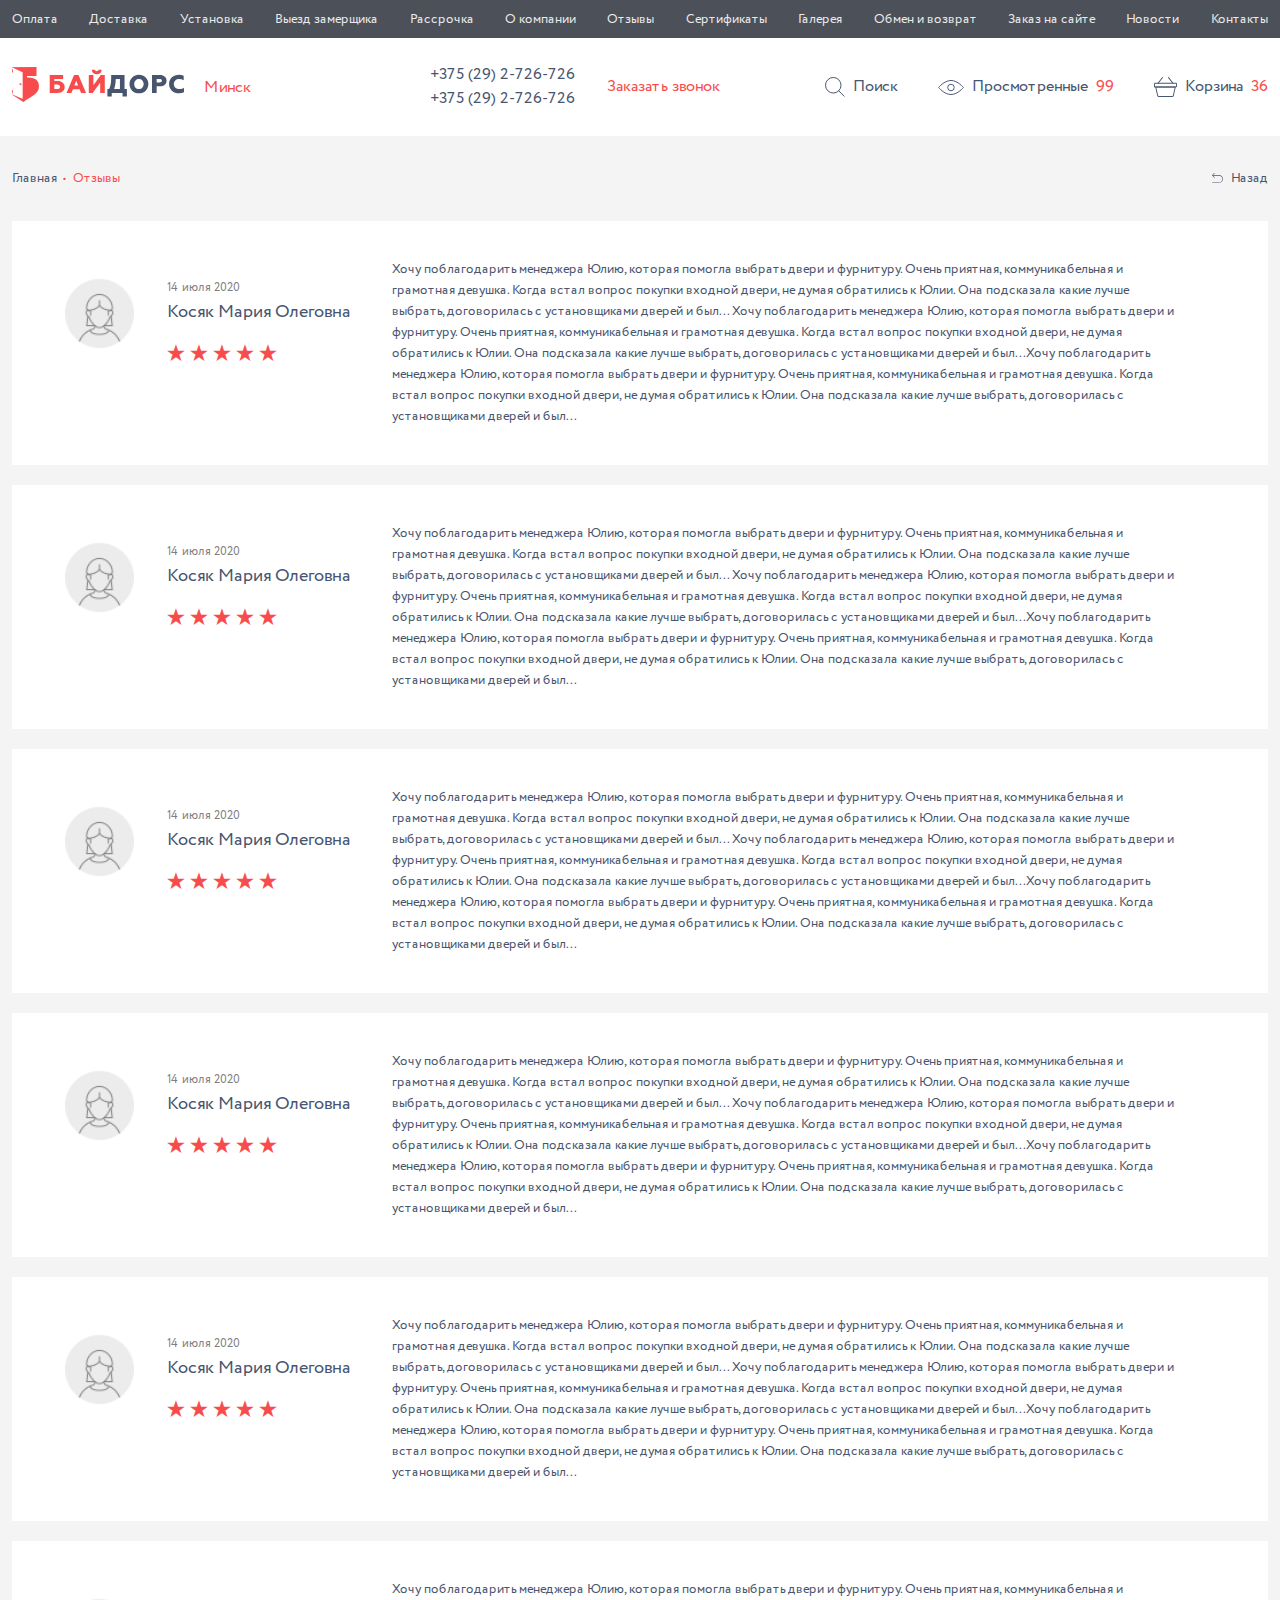
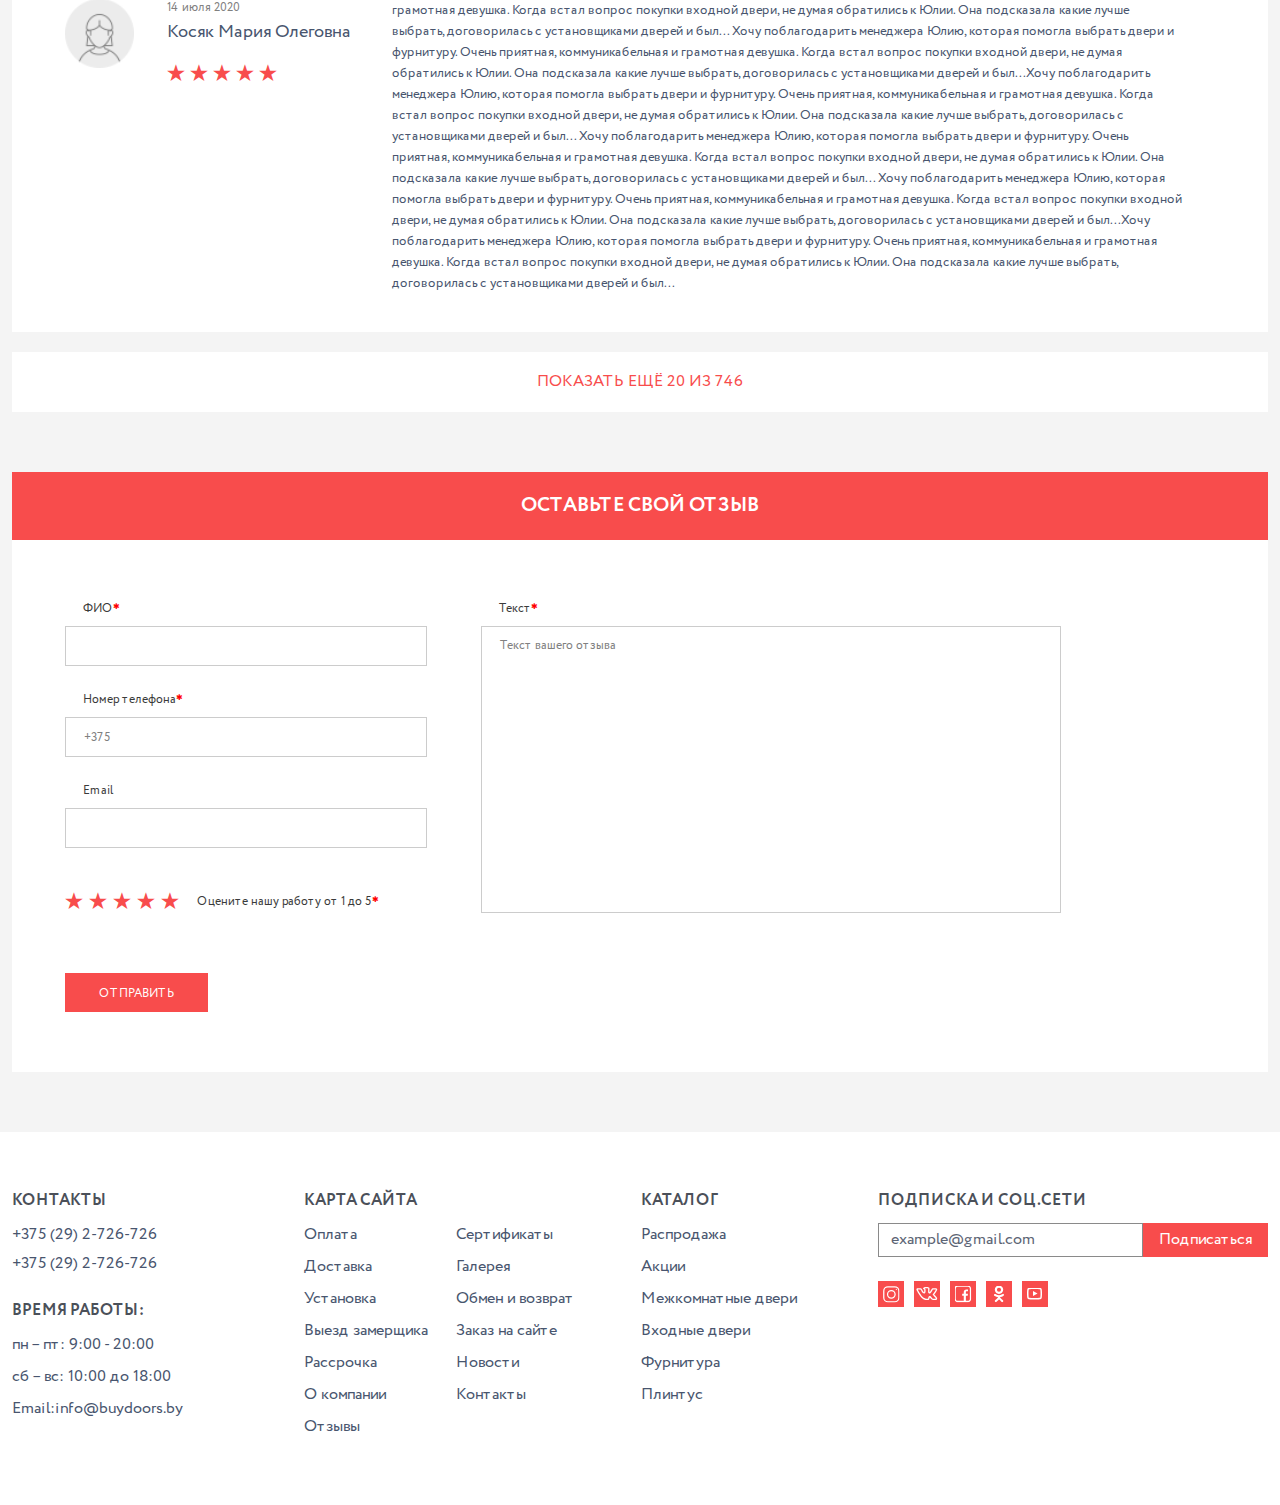
<file: feedback-page.html>
<!DOCTYPE html>
<html lang="ru">
<head>
    <meta charset="UTF-8">
    <meta name="viewport" content="width=device-width, initial-scale=1.0">
    <title>Входные и межкомнатные двери - компания Bydoors</title>
    <link rel="stylesheet" href="css/style.css">
</head>
<body>
    <div class="page-main-content">
        <!-- header starts -->
        <header class="header">
            <div class="header-top">
                <div class="container container_header-top">
                    <nav class="header-top__menu" data-da="menu-block,3,1024">
                        <ul class="header-top__menu-list header-top__menu-list_no-catalogue-menu-list">
                            <li class="header-top__menu-item"> <a href="text-page.html" class="header-top__menu-link">Оплата</a></li>
                            <li class="header-top__menu-item"><a href="text-page.html" class="header-top__menu-link">Доставка</a></li>
                            <li class="header-top__menu-item"><a href="text-page.html" class="header-top__menu-link">Установка</a></li>
                            <li class="header-top__menu-item"><a href="text-page.html" class="header-top__menu-link">Выезд замерщика</a></li>
                            <li class="header-top__menu-item"><a href="text-page.html" class="header-top__menu-link">Рассрочка</a></li>
                            <li class="header-top__menu-item"><a href="about-company-page.html" class="header-top__menu-link">О компании</a></li>
                            <li class="header-top__menu-item"><a href="feedback-page.html" class="header-top__menu-link">Отзывы</a></li>
                            <li class="header-top__menu-item"><a href="text-page.html" class="header-top__menu-link">Сертификаты</a></li>
                            <li class="header-top__menu-item"><a href="gallery-page.html" class="header-top__menu-link">Галерея</a></li>
                            <li class="header-top__menu-item"><a href="text-page.html" class="header-top__menu-link">Обмен и возврат</a></li>
                            <li class="header-top__menu-item"><a href="text-page.html" class="header-top__menu-link">Заказ на сайте</a></li>
                            <li class="header-top__menu-item"><a href="news-page.html" class="header-top__menu-link">Новости</a></li>
                            <li class="header-top__menu-item"><a href="contacts-page.html" class="header-top__menu-link">Контакты</a></li>
                        </ul>
                    </nav>
                </div>
            </div>

           <div class="header-bottom">
                <div class="container">
                    <div class="header-bottom__content-wrapper">
                        <label for="toggle-checkbox" class="header-bottom__burger-menu-open-button">
                            <span class="header-bottom__open-button-bar"></span>
                        </label>
                        <div class="header-bottom__logo-city-block">
                            <div class="header-bottom__logo-wrapper">
                                <a href="index.html" class="header-bottom__logo-link"><picture><source srcset="img/header/logo.svg" type="image/webp"><img  src="img/header/logo.svg" class="header-bottom__logo-image" alt="логотип компании"></picture></a>
                            </div>
                            <div class="header-bottom__city-select-wrapper" data-da="header,last,1024">
                                <select name="city-select" id="city-select" class="header-bottom__city-select">
                                    <option value="Минск" data-value="Минск" disabled>Минск</option>
                                    <option value="Минск">Минск</option>
                                    <option value="Гомель">Гомель</option>
                                    <option value="Могилёв">Могилёв</option>
                                    <option value="Борисов">Борисов</option>
                                    <option value="Брест">Брест</option>
                                    <option value="Витебск">Витебск</option>
                                    <option value="Барановичи">Барановичи</option>
                                </select>
                            </div>
                        </div>
                        <div class="header-bottom__phones-block">
                            <div class="header-bottom__numbers" data-da="menu-block,2,1024" data-value="Минск">
                                <a href="tel:+375292726726" class="header-bottom__phone">+375 (29) 2-726-726</a>
                                <a href="tel:+375292726726" class="header-bottom__phone">+375 (29) 2-726-726</a>
                            </div>
                            <div class="header-bottom__numbers" data-da="menu-block,2,1024" data-value="Гомель">
                                <a href="tel:+375292726725" class="header-bottom__phone">+375 (29) 2-726-725</a>
                                <a href="tel:+375292726725" class="header-bottom__phone">+375 (29) 2-726-725</a>
                            </div>
                            <div class="header-bottom__numbers" data-da="menu-block,2,1024" data-value="Могилёв">
                                <a href="tel:+375292726724" class="header-bottom__phone">+375 (29) 2-726-724</a>
                                <a href="tel:+375292726724" class="header-bottom__phone">+375 (29) 2-726-724</a>
                            </div>
                            <div class="header-bottom__numbers" data-da="menu-block,2,1024" data-value="Борисов">
                                <a href="tel:+375292726723" class="header-bottom__phone">+375 (29) 2-726-723</a>
                                <a href="tel:+375292726723" class="header-bottom__phone">+375 (29) 2-726-723</a>
                            </div>
                            <div class="header-bottom__numbers" data-da="menu-block,2,1024" data-value="Брест">
                                <a href="tel:+375292726722" class="header-bottom__phone">+375 (29) 2-726-722</a>
                                <a href="tel:+375292726722" class="header-bottom__phone">+375 (29) 2-726-722</a>
                            </div>
                            <div class="header-bottom__numbers" data-da="menu-block,2,1024" data-value="Витебск">
                                <a href="tel:+375292726721" class="header-bottom__phone">+375 (29) 2-726-721</a>
                                <a href="tel:+375292726721" class="header-bottom__phone">+375 (29) 2-726-721</a>
                            </div>
                            <div class="header-bottom__numbers" data-da="menu-block,2,1024" data-value="Барановичи">
                                <a href="tel:+375292726723" class="header-bottom__phone">+375 (29) 2-726-720</a>
                                <a href="tel:+375292726723" class="header-bottom__phone">+375 (29) 2-726-720</a>
                            </div>
                            <span class="header-bottom__order-call-button">Заказать звонок</span>
                        </div>
                        <div class="header-bottom__search-cart-block">
                            <div class="header-bottom__search">
                                <svg class="header-bottom__search-icon" width="20" height="20" viewBox="0 0 20 20" fill="none" xmlns="http://www.w3.org/2000/svg">
                                    <circle cx="8.26079" cy="8.26079" r="7.76079" stroke="#48556E"/>
                                    <line x1="13.5708" y1="13.6898" x2="19.3534" y2="19.4723" stroke="#48556E"/>
                                </svg>
                                <span class="header-bottom__search-text">Поиск</span>
                            </div>
                            <a href="catalogue-page.html" class="header-bottom__goods-seen-block">
                                <svg class="header-bottom__goods-seen-icon" width="26" height="15" viewBox="0 0 26 15" fill="none" xmlns="http://www.w3.org/2000/svg">
                                    <path d="M0.632271 7.51139C0.629039 7.50756 0.625837 7.50376 0.622665 7.5C0.625837 7.49624 0.629039 7.49244 0.632271 7.48861C0.800759 7.28908 1.05073 7.00229 1.37347 6.65733C2.0195 5.96683 2.95423 5.04634 4.10794 4.12681C6.4279 2.27778 9.57162 0.481856 13 0.481856C16.4284 0.481856 19.5721 2.27778 21.8921 4.12681C23.0458 5.04634 23.9805 5.96683 24.6265 6.65733C24.9493 7.00229 25.1992 7.28908 25.3677 7.48861C25.371 7.49244 25.3742 7.49624 25.3773 7.5C25.3742 7.50376 25.371 7.50756 25.3677 7.51139C25.1992 7.71092 24.9493 7.99771 24.6265 8.34267C23.9805 9.03318 23.0458 9.95366 21.8921 10.8732C19.5721 12.7222 16.4284 14.5181 13 14.5181C9.57162 14.5181 6.4279 12.7222 4.10794 10.8732C2.95423 9.95366 2.0195 9.03318 1.37347 8.34267C1.05073 7.99771 0.800759 7.71092 0.632271 7.51139Z" stroke="#48556E" stroke-width="0.963712"/>
                                    <circle cx="12.9687" cy="7.48338" r="3.25983" stroke="#48556E" stroke-width="0.963712"/>
                                </svg>
                                <span class="header-bottom__goods-seen-text">Просмотренные</span>
                                <span class="header-bottom__goods-seen-amount">99</span>
                            </a>
                            <a href="cart-page.html" class="header-bottom__to-cart-block-link">
                                <svg class="header-bottom__cart-icon" width="23" height="20" viewBox="0 0 23 20" fill="none" xmlns="http://www.w3.org/2000/svg">
                                    <path d="M20.8282 9.87384C20.7739 10.117 20.7172 10.3626 20.6629 10.6058C20.5283 11.2008 20.3937 11.7982 20.2591 12.3932C20.0891 13.1464 19.9191 13.9019 19.7491 14.6551C19.5886 15.3658 19.428 16.0765 19.2675 16.7848C19.1612 17.2523 19.0573 17.7175 18.9511 18.185C18.9322 18.2653 18.9157 18.3432 18.8968 18.4235V18.4258C18.8897 18.4589 18.8826 18.4896 18.8708 18.5226C18.8637 18.5439 18.8212 18.6501 18.8496 18.5887C18.8802 18.525 18.833 18.6194 18.8236 18.6336C18.8094 18.6619 18.7929 18.6903 18.774 18.7162C18.7598 18.7375 18.6984 18.7989 18.7457 18.7587C18.7952 18.7162 18.715 18.7894 18.6984 18.806C18.6772 18.8296 18.6536 18.8485 18.63 18.8721C18.5662 18.9311 18.6984 18.8272 18.6252 18.8768C18.5686 18.9146 18.5072 18.9476 18.4482 18.9807C18.4033 19.0043 18.4859 18.9641 18.4883 18.9641C18.4741 18.9641 18.4552 18.976 18.4434 18.9807C18.4127 18.9925 18.382 19.0019 18.3514 19.009C18.3207 19.0185 18.2876 19.0232 18.2569 19.0303C18.2073 19.0421 18.2994 19.0255 18.3018 19.0255C18.2829 19.0208 18.2545 19.0303 18.2357 19.0303C18.0491 19.0397 17.8579 19.0326 17.6714 19.0326C17.218 19.0326 16.7647 19.0326 16.3113 19.0326C15.6597 19.0326 15.0056 19.0326 14.354 19.0326C13.5961 19.0326 12.8358 19.0326 12.0779 19.0326C11.294 19.0326 10.5101 19.0326 9.72619 19.0326C9.00841 19.0326 8.29299 19.0326 7.57521 19.0326C7.01563 19.0326 6.45368 19.0326 5.8941 19.0326C5.58007 19.0326 5.26368 19.0326 4.94965 19.0326C4.87173 19.0326 4.79382 19.0303 4.7159 19.0279C4.66395 19.0255 4.7584 19.0326 4.76076 19.035C4.74895 19.0279 4.72534 19.0279 4.71354 19.0255C4.68284 19.0185 4.64979 19.0114 4.61909 19.0019C4.5884 18.9925 4.5577 18.9807 4.52701 18.9712C4.47743 18.9547 4.56479 18.9854 4.56715 18.9878C4.5577 18.976 4.52465 18.9665 4.51048 18.9594C4.45618 18.9311 4.40423 18.8815 4.34993 18.8579C4.35229 18.8579 4.4184 18.9169 4.38298 18.8815C4.37117 18.8697 4.35937 18.8603 4.34756 18.8508C4.32159 18.8248 4.29562 18.7989 4.26965 18.7729C4.26256 18.7658 4.2484 18.7398 4.23895 18.7375C4.24131 18.7375 4.29326 18.813 4.26492 18.7705C4.2484 18.7446 4.22951 18.7186 4.21062 18.6903C4.19409 18.6619 4.17756 18.636 4.1634 18.6053C4.15867 18.5958 4.15159 18.5675 4.14215 18.5628C4.15867 18.5769 4.17284 18.6501 4.15395 18.5864C4.13506 18.5321 4.1209 18.4778 4.10673 18.4235C4.04298 18.1472 3.98159 17.8686 3.91784 17.59C3.77853 16.9761 3.63923 16.3622 3.50228 15.7483C3.32992 14.9904 3.15992 14.2325 2.98756 13.4745C2.82936 12.7757 2.67117 12.0768 2.51297 11.3779C2.41381 10.9363 2.31464 10.4972 2.21547 10.0556C2.20131 9.99426 2.18714 9.93287 2.17534 9.87384C2.02422 10.0722 1.87075 10.2729 1.71964 10.4712C1.89436 10.4712 2.06908 10.4712 2.24381 10.4712C2.71839 10.4712 3.19534 10.4712 3.66992 10.4712C4.36881 10.4712 5.07007 10.4712 5.76896 10.4712C6.62604 10.4712 7.48313 10.4712 8.34021 10.4712C9.27994 10.4712 10.2173 10.4712 11.157 10.4712C12.1015 10.4712 13.0459 10.4712 13.988 10.4712C14.8711 10.4712 15.7565 10.4712 16.6395 10.4712C17.3857 10.4712 18.1341 10.4712 18.8802 10.4712C19.4162 10.4712 19.9498 10.4712 20.4858 10.4712C20.7408 10.4712 20.9958 10.4759 21.2484 10.4712C21.2603 10.4712 21.2697 10.4712 21.2815 10.4712C21.5294 10.4712 21.7655 10.254 21.7537 9.99898C21.7419 9.74398 21.5459 9.52676 21.2815 9.52676C21.1068 9.52676 20.9321 9.52676 20.7573 9.52676C20.2827 9.52676 19.8058 9.52676 19.3312 9.52676C18.6323 9.52676 17.9311 9.52676 17.2322 9.52676C16.3751 9.52676 15.518 9.52676 14.6609 9.52676C13.7212 9.52676 12.7838 9.52676 11.8441 9.52676C10.8997 9.52676 9.95522 9.52676 9.01313 9.52676C8.13007 9.52676 7.24466 9.52676 6.3616 9.52676C5.61548 9.52676 4.86701 9.52676 4.1209 9.52676C3.58492 9.52676 3.05131 9.52676 2.51534 9.52676C2.26034 9.52676 2.00533 9.52203 1.75269 9.52676C1.74089 9.52676 1.73144 9.52676 1.71964 9.52676C1.40089 9.52676 1.19783 9.82662 1.26394 10.1241C1.32061 10.372 1.37728 10.6223 1.43158 10.8702C1.56853 11.4747 1.70547 12.0815 1.84242 12.6859C2.01478 13.4486 2.18714 14.2112 2.3595 14.9739C2.52006 15.6869 2.68061 16.3976 2.84117 17.1107C2.9427 17.564 3.04659 18.0197 3.14812 18.473C3.16464 18.5415 3.17881 18.61 3.19534 18.6785C3.34409 19.316 3.88478 19.8519 4.53881 19.9511C4.79145 19.9889 5.04409 19.9794 5.29909 19.9794C5.74771 19.9794 6.19632 19.9794 6.64729 19.9794C7.30368 19.9794 7.96007 19.9794 8.6141 19.9794C9.38383 19.9794 10.1536 19.9794 10.9233 19.9794C11.7143 19.9794 12.5052 19.9794 13.2986 19.9794C14.0163 19.9794 14.7365 19.9794 15.4543 19.9794C16.0162 19.9794 16.5782 19.9794 17.1401 19.9794C17.4494 19.9794 17.7611 19.9794 18.0704 19.9794C18.2191 19.9794 18.3608 19.97 18.5072 19.944C19.1423 19.8307 19.6594 19.2994 19.8034 18.6808C19.8625 18.4234 19.9191 18.1661 19.9782 17.9064C20.1175 17.2925 20.2544 16.6786 20.3937 16.0647C20.5661 15.3044 20.7361 14.5441 20.9084 13.7839C21.069 13.0755 21.2296 12.3672 21.3901 11.6565C21.4916 11.2079 21.5932 10.7593 21.6947 10.313C21.7089 10.2516 21.723 10.1879 21.7372 10.1265C21.7915 9.88565 21.664 9.60467 21.4066 9.54565C21.1705 9.48898 20.8872 9.61648 20.8282 9.87384Z" fill="#48556E"/>
                                    <path d="M22.0554 6.91558C22.0554 7.7278 22.0696 8.54239 22.0554 9.35461C22.0554 9.35933 22.0554 9.36169 22.0554 9.36642C22.0554 9.36642 22.0554 9.36642 22.0554 9.36878C22.0554 9.38058 22.0554 9.39003 22.0554 9.40183C22.0507 9.44433 22.053 9.44433 22.0578 9.40183C22.0601 9.39239 22.0601 9.38058 22.0625 9.37114C22.0578 9.39239 22.053 9.41128 22.0459 9.43253C22.0294 9.50572 22.0389 9.39475 22.0601 9.40656C22.0625 9.40892 22.0341 9.45378 22.0318 9.46086C21.994 9.5435 22.0955 9.4042 22.0318 9.46322C22.0153 9.47975 21.9916 9.49864 21.9775 9.51517C21.9468 9.55767 22.0719 9.46558 21.9869 9.50336C21.9798 9.50572 21.935 9.53406 21.9326 9.5317C21.9232 9.51281 22.0318 9.50336 21.9586 9.51753C21.9491 9.51989 21.9397 9.52225 21.9279 9.52697C21.8878 9.53642 21.8878 9.53642 21.9279 9.52933C21.9373 9.52697 21.9491 9.52697 21.9586 9.52461C21.9421 9.52697 21.9255 9.52697 21.9114 9.52697C21.9043 9.52697 21.8996 9.52697 21.8948 9.52697C21.8736 9.52697 21.8547 9.52697 21.8334 9.52697C21.7012 9.52697 21.5666 9.52697 21.4344 9.52697C20.8583 9.52697 20.2822 9.52697 19.7061 9.52697C18.8136 9.52697 17.9211 9.52697 17.0286 9.52697C15.933 9.52697 14.8351 9.52697 13.7395 9.52697C12.5731 9.52697 11.4068 9.52697 10.2404 9.52697C9.11647 9.52697 7.99257 9.52697 6.87104 9.52697C5.90771 9.52697 4.94201 9.52697 3.97867 9.52697C3.29867 9.52697 2.61867 9.52697 1.93867 9.52697C1.66242 9.52697 1.38617 9.5317 1.11228 9.52697H1.10991C1.10991 9.52697 1.07922 9.52697 1.07686 9.52697C0.980053 9.52697 1.13589 9.55767 1.09339 9.52933C1.0863 9.52461 1.01783 9.51281 1.01783 9.50808C1.01547 9.51517 1.12644 9.55295 1.02019 9.50336C0.951719 9.47031 1.06033 9.50808 1.04144 9.52461C1.03908 9.52697 1.0013 9.4892 0.996581 9.48447C0.989497 9.47739 0.982414 9.47031 0.975331 9.46322C0.949358 9.43253 0.949358 9.43253 0.975331 9.46322C0.982414 9.47031 0.987136 9.47975 0.99422 9.48683C0.982414 9.47031 0.972969 9.45142 0.963525 9.43489C0.921025 9.3735 0.994219 9.4585 0.972969 9.46322C0.970608 9.46322 0.956442 9.41128 0.954081 9.4042C0.918664 9.31211 0.954081 9.48211 0.954081 9.42072C0.954081 9.40892 0.951719 9.37822 0.951719 9.37114C0.949358 9.24364 0.951719 9.11614 0.951719 8.98864C0.951719 8.4503 0.951719 7.91433 0.951719 7.37599C0.951719 7.22724 0.949358 7.07613 0.951719 6.92738C0.951719 6.92502 0.951719 6.92266 0.951719 6.9203C0.951719 6.91085 0.951719 6.89669 0.951719 6.88724C0.951719 6.79044 0.921025 6.94863 0.949358 6.90377C0.954081 6.89669 0.965886 6.82822 0.970608 6.82822C0.980053 6.83058 0.91158 6.93446 0.961164 6.85655C0.958803 6.86127 0.991858 6.8046 0.991858 6.8046C0.946997 6.85891 0.942275 6.86599 0.975331 6.82822C0.982414 6.82113 0.989497 6.81405 0.996581 6.80697C1.00366 6.79988 1.01075 6.7928 1.01783 6.78571C1.04853 6.75974 1.04853 6.75974 1.01783 6.78571C1.01075 6.7928 1.0013 6.79752 0.99422 6.8046C1.01075 6.7928 1.02964 6.78335 1.04616 6.77391C1.10755 6.73141 1.02255 6.8046 1.01783 6.78335C1.01783 6.78099 1.06978 6.76683 1.07686 6.76446C1.16894 6.72905 0.998942 6.76446 1.06033 6.76446C1.01075 6.76446 1.22325 6.75974 1.10991 6.7621C1.10991 6.7621 1.10991 6.7621 1.11228 6.7621C1.18547 6.75974 1.25866 6.7621 1.33422 6.7621C1.81825 6.7621 2.29992 6.7621 2.78395 6.7621C3.61034 6.7621 4.43673 6.7621 5.26548 6.7621C6.3209 6.7621 7.37868 6.7621 8.4341 6.7621C9.59577 6.7621 10.7598 6.7621 11.9215 6.7621C13.0666 6.7621 14.2118 6.7621 15.3545 6.7621C16.3651 6.7621 17.378 6.7621 18.3886 6.7621C19.1489 6.7621 19.9091 6.7621 20.6694 6.7621C21.0543 6.7621 21.4415 6.7621 21.8264 6.7621C21.85 6.7621 21.8736 6.7621 21.8972 6.7621H21.8996C21.9114 6.7621 22.0459 6.7621 21.9326 6.7621C22.0105 6.7621 21.8996 6.77391 21.9019 6.75738C21.9019 6.75502 21.9539 6.77155 21.9633 6.77391C22.0554 6.7928 21.9137 6.73141 21.9491 6.76683C21.9539 6.77155 22.0176 6.80224 22.0153 6.8046C22.0105 6.81169 21.9279 6.72196 21.9916 6.78808C22.0058 6.80224 22.02 6.81641 22.0341 6.83058C22.1003 6.89197 22.0129 6.76919 22.0247 6.81877C22.0271 6.82585 22.0672 6.88252 22.0625 6.88488C22.053 6.8896 22.0294 6.76919 22.0483 6.85891C22.0483 6.85419 22.0648 6.9203 22.0648 6.9203C22.0625 6.89905 22.0601 6.8778 22.0578 6.85655C22.0554 6.87308 22.0554 6.89433 22.0554 6.91558C22.0625 7.16349 22.2679 7.39961 22.5276 7.3878C22.7779 7.37599 23.0069 7.18002 22.9998 6.91558C22.9833 6.27571 22.4733 5.81057 21.8453 5.81057C21.7154 5.81057 21.5879 5.81057 21.458 5.81057C20.8772 5.81057 20.2964 5.81057 19.7132 5.81057C18.8041 5.81057 17.8975 5.81057 16.9884 5.81057C15.874 5.81057 14.7619 5.81057 13.6475 5.81057C12.4645 5.81057 11.284 5.81057 10.1011 5.81057C8.96063 5.81057 7.82021 5.81057 6.67979 5.81057C5.71882 5.81057 4.75784 5.81057 3.79451 5.81057C3.13339 5.81057 2.47228 5.81057 1.81117 5.81057C1.63172 5.81057 1.45228 5.81057 1.27519 5.81057C1.12172 5.81057 0.975331 5.80821 0.821858 5.84835C0.333106 5.97349 0.0119945 6.43155 0.00255 6.92738C0.000188884 7.08322 0.00255 7.23669 0.00255 7.39252C0.00255 7.93794 0.00255 8.48336 0.00255 9.02878C0.00255 9.15628 -0.00453334 9.2885 0.00491113 9.41836C0.0497724 10.0086 0.51019 10.462 1.10755 10.4738C1.17603 10.4761 1.2445 10.4738 1.31061 10.4738C1.79464 10.4738 2.28103 10.4738 2.76506 10.4738C3.60326 10.4738 4.44145 10.4738 5.27729 10.4738C6.35396 10.4738 7.42827 10.4738 8.50494 10.4738C9.68313 10.4738 10.8637 10.4738 12.0419 10.4738C13.2012 10.4738 14.3629 10.4738 15.5222 10.4738C16.5398 10.4738 17.5598 10.4738 18.5775 10.4738C19.3212 10.4738 20.0673 10.4738 20.8111 10.4738C21.1605 10.4738 21.51 10.4761 21.8571 10.4738C22.4875 10.4714 22.9857 9.98975 22.9951 9.35461C23.0022 8.91072 22.9951 8.46919 22.9951 8.0253C22.9951 7.65697 22.9951 7.28627 22.9951 6.91794C22.9951 6.67002 22.7779 6.43391 22.5229 6.44571C22.2726 6.45516 22.0554 6.65113 22.0554 6.91558Z" fill="#48556E"/>
                                    <path d="M14.1127 0.712912C14.6085 1.3693 15.102 2.02569 15.5978 2.68208C16.3817 3.72098 17.1656 4.75987 17.9495 5.80112C18.1313 6.04196 18.3131 6.28279 18.4949 6.52362C18.6437 6.7196 18.9105 6.84237 19.1419 6.69362C19.3355 6.56848 19.4701 6.25918 19.3119 6.04668C18.816 5.39029 18.3226 4.7339 17.8267 4.07751C17.0428 3.03861 16.259 1.99972 15.4751 0.958468C15.2933 0.717634 15.1114 0.4768 14.9296 0.235966C14.7809 0.0399936 14.5141 -0.0827846 14.2827 0.0659658C14.0867 0.191105 13.9521 0.500412 14.1127 0.712912Z" fill="#48556E"/>
                                    <path d="M4.50737 6.52137C5.00321 5.86498 5.49668 5.20859 5.99252 4.5522C6.77641 3.5133 7.5603 2.47441 8.34419 1.43316C8.52599 1.19233 8.7078 0.951491 8.88961 0.710657C9.03836 0.512324 8.92738 0.174684 8.71961 0.0637111C8.47169 -0.0685115 8.23322 0.0212111 8.07266 0.233712C7.57682 0.890103 7.08335 1.54649 6.58752 2.20288C5.80363 3.24178 5.01973 4.28067 4.23584 5.32192C4.05404 5.56276 3.87223 5.80359 3.69042 6.04442C3.54167 6.24276 3.65265 6.5804 3.86043 6.69137C4.1107 6.82359 4.34918 6.73387 4.50737 6.52137Z" fill="#48556E"/>
                                </svg>
                                <span class="header-bottom__cart-text">Корзина</span>
                                <span class="header-bottom__in-cart-amount">36</span>      
                            </a>
                        </div>
                    </div>
                </div>
            </div>
        </header>
        <!-- header end -->

        <main class="feedback-page-main">
            <input id="toggle-checkbox" type="checkbox" class="menu-section__toggle-checkbox">
            <div class="menu-section__background-mobile"></div>
            <div class="good-card-section__menu-block menu-block menu-block_no-catalogue-menu-block">               
            </div>
            <div class="container">
                <div class="page-top-block">
                    <div class="page-top-block__breadcrumbs">
                        <a href="index.html" class="page-top-block__breadcrumbs-item">Главная</a>
                        <a href="#" class="page-top-block__breadcrumbs-item active">Отзывы</a>
                    </div>
                    <a href="index.html" class="page-top-block__back-link">
                        <svg class="page-top-block__back-link-image" width="11" height="11" viewBox="0 0 11 11" fill="none" xmlns="http://www.w3.org/2000/svg">
                            <path d="M11 6.04836C10.9988 7.10121 10.574 8.11059 9.81893 8.85504C9.06386 9.59949 8.04013 10.0182 6.97234 10.0194H0.484744C0.407599 10.0194 0.333614 9.98916 0.279064 9.93538C0.224514 9.88159 0.193869 9.80864 0.193869 9.73257C0.193869 9.65651 0.224514 9.58356 0.279064 9.52977C0.333614 9.47599 0.407599 9.44577 0.484744 9.44577H6.97234C7.88621 9.44577 8.76266 9.08781 9.40886 8.45065C10.0551 7.81349 10.4181 6.94931 10.4181 6.04822C10.4181 5.14713 10.0551 4.28295 9.40886 3.64579C8.76266 3.00862 7.88621 2.65067 6.97234 2.65067H0.990954L2.59787 4.23509C2.62544 4.2616 2.6474 4.29324 2.66247 4.32818C2.67755 4.36312 2.68543 4.40066 2.68568 4.43863C2.68592 4.4766 2.67852 4.51424 2.66389 4.54937C2.64927 4.58449 2.62772 4.6164 2.60049 4.64325C2.57326 4.6701 2.54089 4.69135 2.50527 4.70577C2.46965 4.72019 2.43147 4.72749 2.39297 4.72725C2.35446 4.72701 2.31638 4.71923 2.28095 4.70437C2.24551 4.68951 2.21342 4.66785 2.18654 4.64067L0.0831036 2.56666C0.0805148 2.56414 0.0797584 2.56064 0.077286 2.55806C0.0531843 2.53358 0.0337886 2.50499 0.0200417 2.47368L0.0197801 2.47271C0.018762 2.47024 0.0188201 2.4676 0.0178602 2.46508C0.00691636 2.43609 0.000882432 2.40553 3.31776e-07 2.37462C-1.46921e-05 2.36496 0.00048054 2.35531 0.00148387 2.34571C0.00443758 2.31157 0.0125964 2.27807 0.0256848 2.24633C0.0394308 2.21473 0.0588865 2.18586 0.0831036 2.16112L2.18654 0.0871183C2.21339 0.0598196 2.24549 0.0380599 2.28095 0.0231051C2.31641 0.00815026 2.35454 0.000298919 2.39311 8.37069e-06C2.43168 -0.000282178 2.46992 0.00699374 2.50561 0.0214126C2.5413 0.0358314 2.57373 0.0571052 2.601 0.0839961C2.62828 0.110887 2.64986 0.142858 2.66448 0.178049C2.67911 0.213239 2.68649 0.250946 2.6862 0.288976C2.6859 0.327006 2.67795 0.364598 2.66278 0.399567C2.64762 0.434535 2.62555 0.46618 2.59787 0.492661L0.990954 2.0772H6.97234C8.04013 2.07842 9.06384 2.4972 9.8189 3.24167C10.574 3.98614 10.9987 4.99551 11 6.04836Z" fill="#48556E"/>
                        </svg>                            
                        <span class="page-top-block__back-link-text">Назад</span>
                    </a>
                </div>
            </div>

            <section class="feedback-section">
                <div class="container">
                    <div class="feedback-section__content">
                        <div class="feedback-section__feedback-blocks-wrapper">
                            <div class="feedback-section__feedback-block feedback-block">
                                <div class="feedback-block__client-info-block">
                                    <div class="feedback-block__client-photo-container">
                                        <picture><source srcset="img/feedback-page/female-user-icon.svg" type="image/webp"><img src="img/feedback-page/female-user-icon.svg" alt="фото клиента" class="feedback-block__client-photo"></picture>
                                    </div>
                                    <div class="feedback-block__info">
                                        <span class="feedback-block__date">14 июля 2020</span>
                                        <span class="feedback-block__client-name">Косяк Мария Олеговна</span>
                                        <div class="feedback-block__star-rating-block star-rating-block">
                                            <div class="star-rating-block__star">★</div>
                                            <div class="star-rating-block__star">★</div>
                                            <div class="star-rating-block__star">★</div>
                                            <div class="star-rating-block__star">★</div>
                                            <div class="star-rating-block__star">★</div>
                                        </div>
                                    </div>

                                </div>
                                <p class="feedback-block__feedback-text">Хочу поблагодарить менеджера Юлию, которая помогла выбрать двери и фурнитуру. Очень приятная, коммуникабельная и грамотная девушка. Когда встал вопрос покупки входной двери, не думая обратились к Юлии. Она подсказала какие лучше выбрать, договорилась с установщиками дверей и был... Хочу поблагодарить менеджера Юлию, которая помогла выбрать двери и фурнитуру. Очень приятная, коммуникабельная и грамотная девушка. Когда встал вопрос покупки входной двери, не думая обратились к Юлии. Она подсказала какие лучше выбрать, договорилась с установщиками дверей и был...Хочу поблагодарить менеджера Юлию, которая помогла выбрать двери и фурнитуру. Очень приятная, коммуникабельная и грамотная девушка. Когда встал вопрос покупки входной двери, не думая обратились к Юлии. Она подсказала какие лучше выбрать, договорилась с установщиками дверей и был...</p>
                            </div>
                            <div class="feedback-section__feedback-block feedback-block">
                                <div class="feedback-block__client-info-block">
                                    <div class="feedback-block__client-photo-container">
                                        <picture><source srcset="img/feedback-page/female-user-icon.svg" type="image/webp"><img src="img/feedback-page/female-user-icon.svg" alt="фото клиента" class="feedback-block__client-photo"></picture>
                                    </div>
                                    <div class="feedback-block__info">
                                        <span class="feedback-block__date">14 июля 2020</span>
                                        <span class="feedback-block__client-name">Косяк Мария Олеговна</span>
                                        <div class="feedback-block__star-rating-block star-rating-block">
                                            <div class="star-rating-block__star">★</div>
                                            <div class="star-rating-block__star">★</div>
                                            <div class="star-rating-block__star">★</div>
                                            <div class="star-rating-block__star">★</div>
                                            <div class="star-rating-block__star">★</div>
                                        </div>
                                    </div>

                                </div>
                                <p class="feedback-block__feedback-text">Хочу поблагодарить менеджера Юлию, которая помогла выбрать двери и фурнитуру. Очень приятная, коммуникабельная и грамотная девушка. Когда встал вопрос покупки входной двери, не думая обратились к Юлии. Она подсказала какие лучше выбрать, договорилась с установщиками дверей и был... Хочу поблагодарить менеджера Юлию, которая помогла выбрать двери и фурнитуру. Очень приятная, коммуникабельная и грамотная девушка. Когда встал вопрос покупки входной двери, не думая обратились к Юлии. Она подсказала какие лучше выбрать, договорилась с установщиками дверей и был...Хочу поблагодарить менеджера Юлию, которая помогла выбрать двери и фурнитуру. Очень приятная, коммуникабельная и грамотная девушка. Когда встал вопрос покупки входной двери, не думая обратились к Юлии. Она подсказала какие лучше выбрать, договорилась с установщиками дверей и был...</p>
                            </div>
                            <div class="feedback-section__feedback-block feedback-block">
                                <div class="feedback-block__client-info-block">
                                    <div class="feedback-block__client-photo-container">
                                        <picture><source srcset="img/feedback-page/female-user-icon.svg" type="image/webp"><img src="img/feedback-page/female-user-icon.svg" alt="фото клиента" class="feedback-block__client-photo"></picture>
                                    </div>
                                    <div class="feedback-block__info">
                                        <span class="feedback-block__date">14 июля 2020</span>
                                        <span class="feedback-block__client-name">Косяк Мария Олеговна</span>
                                        <div class="feedback-block__star-rating-block star-rating-block">
                                            <div class="star-rating-block__star">★</div>
                                            <div class="star-rating-block__star">★</div>
                                            <div class="star-rating-block__star">★</div>
                                            <div class="star-rating-block__star">★</div>
                                            <div class="star-rating-block__star">★</div>
                                        </div>
                                    </div>

                                </div>
                                <p class="feedback-block__feedback-text">Хочу поблагодарить менеджера Юлию, которая помогла выбрать двери и фурнитуру. Очень приятная, коммуникабельная и грамотная девушка. Когда встал вопрос покупки входной двери, не думая обратились к Юлии. Она подсказала какие лучше выбрать, договорилась с установщиками дверей и был... Хочу поблагодарить менеджера Юлию, которая помогла выбрать двери и фурнитуру. Очень приятная, коммуникабельная и грамотная девушка. Когда встал вопрос покупки входной двери, не думая обратились к Юлии. Она подсказала какие лучше выбрать, договорилась с установщиками дверей и был...Хочу поблагодарить менеджера Юлию, которая помогла выбрать двери и фурнитуру. Очень приятная, коммуникабельная и грамотная девушка. Когда встал вопрос покупки входной двери, не думая обратились к Юлии. Она подсказала какие лучше выбрать, договорилась с установщиками дверей и был...</p>
                            </div>
                            <div class="feedback-section__feedback-block feedback-block">
                                <div class="feedback-block__client-info-block">
                                    <div class="feedback-block__client-photo-container">
                                        <picture><source srcset="img/feedback-page/female-user-icon.svg" type="image/webp"><img src="img/feedback-page/female-user-icon.svg" alt="фото клиента" class="feedback-block__client-photo"></picture>
                                    </div>
                                    <div class="feedback-block__info">
                                        <span class="feedback-block__date">14 июля 2020</span>
                                        <span class="feedback-block__client-name">Косяк Мария Олеговна</span>
                                        <div class="feedback-block__star-rating-block star-rating-block">
                                            <div class="star-rating-block__star">★</div>
                                            <div class="star-rating-block__star">★</div>
                                            <div class="star-rating-block__star">★</div>
                                            <div class="star-rating-block__star">★</div>
                                            <div class="star-rating-block__star">★</div>
                                        </div>
                                    </div>

                                </div>
                                <p class="feedback-block__feedback-text">Хочу поблагодарить менеджера Юлию, которая помогла выбрать двери и фурнитуру. Очень приятная, коммуникабельная и грамотная девушка. Когда встал вопрос покупки входной двери, не думая обратились к Юлии. Она подсказала какие лучше выбрать, договорилась с установщиками дверей и был... Хочу поблагодарить менеджера Юлию, которая помогла выбрать двери и фурнитуру. Очень приятная, коммуникабельная и грамотная девушка. Когда встал вопрос покупки входной двери, не думая обратились к Юлии. Она подсказала какие лучше выбрать, договорилась с установщиками дверей и был...Хочу поблагодарить менеджера Юлию, которая помогла выбрать двери и фурнитуру. Очень приятная, коммуникабельная и грамотная девушка. Когда встал вопрос покупки входной двери, не думая обратились к Юлии. Она подсказала какие лучше выбрать, договорилась с установщиками дверей и был...</p>
                            </div>
                            <div class="feedback-section__feedback-block feedback-block">
                                <div class="feedback-block__client-info-block">
                                    <div class="feedback-block__client-photo-container">
                                        <picture><source srcset="img/feedback-page/female-user-icon.svg" type="image/webp"><img src="img/feedback-page/female-user-icon.svg" alt="фото клиента" class="feedback-block__client-photo"></picture>
                                    </div>
                                    <div class="feedback-block__info">
                                        <span class="feedback-block__date">14 июля 2020</span>
                                        <span class="feedback-block__client-name">Косяк Мария Олеговна</span>
                                        <div class="feedback-block__star-rating-block star-rating-block">
                                            <div class="star-rating-block__star">★</div>
                                            <div class="star-rating-block__star">★</div>
                                            <div class="star-rating-block__star">★</div>
                                            <div class="star-rating-block__star">★</div>
                                            <div class="star-rating-block__star">★</div>
                                        </div>
                                    </div>

                                </div>
                                <p class="feedback-block__feedback-text">Хочу поблагодарить менеджера Юлию, которая помогла выбрать двери и фурнитуру. Очень приятная, коммуникабельная и грамотная девушка. Когда встал вопрос покупки входной двери, не думая обратились к Юлии. Она подсказала какие лучше выбрать, договорилась с установщиками дверей и был... Хочу поблагодарить менеджера Юлию, которая помогла выбрать двери и фурнитуру. Очень приятная, коммуникабельная и грамотная девушка. Когда встал вопрос покупки входной двери, не думая обратились к Юлии. Она подсказала какие лучше выбрать, договорилась с установщиками дверей и был...Хочу поблагодарить менеджера Юлию, которая помогла выбрать двери и фурнитуру. Очень приятная, коммуникабельная и грамотная девушка. Когда встал вопрос покупки входной двери, не думая обратились к Юлии. Она подсказала какие лучше выбрать, договорилась с установщиками дверей и был...</p>
                            </div>
                            <div class="feedback-section__feedback-block feedback-block">
                                <div class="feedback-block__client-info-block">
                                    <div class="feedback-block__client-photo-container">
                                        <picture><source srcset="img/feedback-page/female-user-icon.svg" type="image/webp"><img src="img/feedback-page/female-user-icon.svg" alt="фото клиента" class="feedback-block__client-photo"></picture>
                                    </div>
                                    <div class="feedback-block__info">
                                        <span class="feedback-block__date">14 июля 2020</span>
                                        <span class="feedback-block__client-name">Косяк Мария Олеговна</span>
                                        <div class="feedback-block__star-rating-block star-rating-block">
                                            <div class="star-rating-block__star">★</div>
                                            <div class="star-rating-block__star">★</div>
                                            <div class="star-rating-block__star">★</div>
                                            <div class="star-rating-block__star">★</div>
                                            <div class="star-rating-block__star">★</div>
                                        </div>
                                    </div>

                                </div>
                                <p class="feedback-block__feedback-text">Хочу поблагодарить менеджера Юлию, которая помогла выбрать двери и фурнитуру. Очень приятная, коммуникабельная и грамотная девушка. Когда встал вопрос покупки входной двери, не думая обратились к Юлии. Она подсказала какие лучше выбрать, договорилась с установщиками дверей и был... Хочу поблагодарить менеджера Юлию, которая помогла выбрать двери и фурнитуру. Очень приятная, коммуникабельная и грамотная девушка. Когда встал вопрос покупки входной двери, не думая обратились к Юлии. Она подсказала какие лучше выбрать, договорилась с установщиками дверей и был...Хочу поблагодарить менеджера Юлию, которая помогла выбрать двери и фурнитуру. Очень приятная, коммуникабельная и грамотная девушка. Когда встал вопрос покупки входной двери, не думая обратились к Юлии. Она подсказала какие лучше выбрать, договорилась с установщиками дверей и был... Хочу поблагодарить менеджера Юлию, которая помогла выбрать двери и фурнитуру. Очень приятная, коммуникабельная и грамотная девушка. Когда встал вопрос покупки входной двери, не думая обратились к Юлии. Она подсказала какие лучше выбрать, договорилась с установщиками дверей и был... Хочу поблагодарить менеджера Юлию, которая помогла выбрать двери и фурнитуру. Очень приятная, коммуникабельная и грамотная девушка. Когда встал вопрос покупки входной двери, не думая обратились к Юлии. Она подсказала какие лучше выбрать, договорилась с установщиками дверей и был...Хочу поблагодарить менеджера Юлию, которая помогла выбрать двери и фурнитуру. Очень приятная, коммуникабельная и грамотная девушка. Когда встал вопрос покупки входной двери, не думая обратились к Юлии. Она подсказала какие лучше выбрать, договорилась с установщиками дверей и был...</p>
                            </div>
                        </div>
                        <div class="feedback-section__show-more-button">
                            Показать  ещё <span class="feedback-section__feedbacks-amount-from">20</span> из <span class="feedback-section__feedbacks-amount-to">746</span>
                        </div>
                    </div>
                </div>
                
            </section>
            <section class="leave-feedback-section">
                <div class="container">
                    <div class="leave-feedback-section__headline">Оставьте свой отзыв</div>
                    <form action="#" method="POST" class="leave-feedback-section__leave-feedback-form leave-feedback-form">
                        <div class="leave-feedback-form__form-content">
                            <div class="leave-feedback-form__client-info-column">
                                <label for="leave-feedback-client-name" class="leave-feedback-form__field-label leave-feedback-form__field-label_required">ФИО</label>
                                <input id="leave-feedback-client-name" name="leave-feedback-client-name" type="text" class="leave-feedback-form__field-input" required>
                                <label for="leave-feedback-client-phone" class="leave-feedback-form__field-label leave-feedback-form__field-label_required" >Номер телефона</label>
                                <input id="leave-feedback-client-phone" name="leave-feedback-client-phone" type="tel" class="leave-feedback-form__field-input" placeholder="+375" required>
                                <label for="leave-feedback-client-email" class="leave-feedback-form__field-label">Email</label>
                                <input id="leave-feedback-client-email" name="leave-feedback-client-email" type="email" class="leave-feedback-form__field-input">
                                <div class="leave-feedback-form__choose-rating-block">
                                    <div class="leave-feedback-form__rating rating" data-total-value="5">
                                        <div class="rating__item" data-item-value = "5">★</div>
                                        <div class="rating__item" data-item-value = "4">★</div>
                                        <div class="rating__item" data-item-value = "3">★</div>
                                        <div class="rating__item" data-item-value = "2">★</div>
                                        <div class="rating__item" data-item-value = "1">★</div>
                                    </div>
                                    <span class="leave-feedback-form__choose-rating-block-label">
                                        Оцените нашу работу от 1 до 5
                                    </span>
                                </div>
                            </div>
                            <div class="leave-feedback-form__text-column">
                                <label for="feedback-text" class="leave-feedback-form__field-label leave-feedback-form__field-label_required">Текст</label>
                                <textarea name="feedback-text" id="feedback-text" cols="30" rows="10" class="leave-feedback-form__field-input leave-feedback-form__field-input_feedback-textarea" placeholder="Текст вашего отзыва" required></textarea>
                            </div>
                        </div>
                        <button type="submit" class="leave-feedback-form__button">ОТПРАВИТЬ</button>
                    </form>
                </div>

            </section>
        </main>

        <!-- footer starts -->
        <footer class="footer">
            <div class="container">
                <div class="footer-content-wrapper">
                    <div class="footer-block footer-block_contacts-schedule-block">
                        <div class="footer-block__items-block footer-block__items-block_contacts">
                            <div class="footer-block__headline">
                                Контакты
                            </div>
                            <a href="tel:+375292726726" class="footer-block__item footer-block__item_link">
                                +375 (29) 2-726-726
                            </a>
                            <a href="tel:+375292726726" class="ffooter-block__item footer-block__item_link">
                                +375 (29) 2-726-726
                            </a>
                        </div>
                        <div class="footer-block__items-block footer-block__items-block_work-schedule">
                            <div class="footer-block__headline">
                                Время работы:
                            </div>
                            <span class="footer-block__item">
                                пн – пт: 9:00 - 20:00
                            </span>
                            <span class="footer-block__item">
                                сб – вс: 10:00 до 18:00
                            </span>
                            <a href="mailto:info@buydoors.by" class="footer-block__item footer-block__item_link">
                                Email:info@buydoors.by
                            </a>
                        </div>
                    </div>
                    <div class="footer-block footer-block_map-block">
                        <div class="footer-block__headline">
                            Карта сайта
                        </div>
                        <div class="footer-block__items-block-wrapper">
                            <div class="footer-block__items-block">
                                <a href="text-page.html" class="footer-block__item footer-block__item_link">Оплата</a>
                                <a href="text-page.html" class="footer-block__item footer-block__item_link">Доставка</a>
                                <a href="text-page.html" class="footer-block__item footer-block__item_link">Установка</a>
                                <a href="text-page.html" class="footer-block__item footer-block__item_link">Выезд замерщика</a>
                                <a href="text-page.html" class="footer-block__item footer-block__item_link">Рассрочка</a>
                                <a href="about-company-page.html" class="footer-block__item footer-block__item_link">О компании</a>
                                <a href="text-page.html" class="footer-block__item footer-block__item_link">Отзывы</a>
                            </div>
                            <div class="footer-block__items-block">
                                <a href="text-page.html" class="footer-block__item footer-block__item_link">Сертификаты</a>
                                <a href="gallery-page.html" class="footer-block__item footer-block__item_link">Галерея</a>
                                <a href="text-page.html" class="footer-block__item footer-block__item_link">Обмен и возврат</a>
                                <a href="text-page.html" class="footer-block__item footer-block__item_link">Заказ на сайте</a>
                                <a href="news-page.html" class="footer-block__item footer-block__item_link">Новости</a>
                                <a href="text-page.html" class="footer-block__item footer-block__item_link">Контакты</a>
                            </div>
                        </div>
                    </div>
                    <div class="footer-block footer-block_catalogue">
                        <div class="footer-block__headline">
                        Каталог
                        </div>
                        <div class="footer-block__items-block">
                            <a href="catalogue-page.html" class="footer-block__item footer-block__item_link">Распродажа</a>
                            <a href="actions-page.html" class="footer-block__item footer-block__item_link">Акции</a>
                            <a href="catalogue-page.html" class="footer-block__item footer-block__item_link">Межкомнатные двери</a>
                            <a href="catalogue-page.html" class="footer-block__item footer-block__item_link">Входные двери</a>
                            <a href="catalogue-page.html" class="footer-block__item footer-block__item_link">Фурнитура</a>
                            <a href="catalogue-page.html" class="footer-block__item footer-block__item_link">Плинтус</a>
                        </div>
                    </div>
                    <div class="footer-block footer-block_subscription">
                        <div class="footer-block__headline">
                            ПОДПИСКА И  СОЦ.СЕТИ
                        </div>
                        <form class="footer-block__email-form">
                            <input type="email" class="footer-block__email-input" name="email-to-subscribe" value="example@gmail.com" required>
                            <button type="submit" class="footer-block__subscription-button">Подписаться</button>
                        </form>
                        <div class="footer-block__icons-block">
                            <div class="footer-block__icons-image">
                                <a href="https://www.instagram.com/" class="footer-block__icon-link"><picture><source srcset="img/footer/insta-icon.svg" type="image/webp"><img src="img/footer/insta-icon.svg" alt="иконка instagramm" class="footer-block__image"></picture></a>
                            </div>
                            <div class="footer-block__icons-image">
                                <a href="https://vk.com/" class="footer-block__icon-link"><picture><source srcset="img/footer/vk-icon.svg" type="image/webp"><img src="img/footer/vk-icon.svg" alt="иконка vkontakte" class="footer-block__image"></picture></a>
                            </div>
                            <div class="footer-block__icons-image">
                                <a href="https://www.facebook.com/" class="footer-block__icon-link"><picture><source srcset="img/footer/facebook-icon.svg" type="image/webp"><img src="img/footer/facebook-icon.svg" alt="иконка facebook" class="footer-block__image"></picture></a>
                            </div>
                            <div class="footer-block__icons-image">
                                <a href="https://ok.ru/" class="footer-block__icon-link"><picture><source srcset="img/footer/odnoklassniki-icon.svg" type="image/webp"><img src="img/footer/odnoklassniki-icon.svg" alt="иконка odnoklassniki" class="footer-block__image"></picture></a>
                            </div>
                            <div class="footer-block__icons-image">
                                <a href="https://www.youtube.com/" class="footer-block__icon-link"><picture><source srcset="img/footer/youtube-icon.svg" type="image/webp"><img src="img/footer/youtube-icon.svg" alt="иконка youtube" class="footer-block__image"></picture></a>
                            </div>
                        </div>
                    </div>
                </div>
            </div>
        </footer>   
        <!-- footer end -->
    </div>

    <div class="page-search-content">
        <div class="search-bar">
            <div class="container">
                <form method="get" name="searchForm" class="search-bar__form" action="/search/">
                    <div class="search-bar__input-wrapper">
                        <input id="main-search-unput" class="search-bar__input" type="text" name="searchInput" placeholder="Введите название товара">
                    </div>
                    <div class="search-bar__close-button">
                        <picture><source srcset="img/main-page/search-window/close-button.svg" type="image/webp"><img src="img/main-page/search-window/close-button.svg" alt="кнопка закрыть" class="search-bar__close-button-image"></picture>
                    </div>
                </form>
                
            </div>
        </div>
        <div class="search-results-block">
            <div class="container">
                <span class="search-results-block__amount-info">
                    Найдено 20 результатов
                </span>
                <div class="search-results-block__results-container" data-simplebar data-simplebar-auto-hide="false">
                    <div class="search-results-block__result-item result-item">
                        <div class="result-item__good-description-block">
                            <div class="result-item__image-wrapper">
                                <picture><source srcset="img/main-page/search-window/door.webp" type="image/webp"><img src="img/main-page/search-window/door.jpg" alt="фото товара" class="result-item__image"></picture>
                            </div>
                            <div class="result-item__description-params-block">
                                <span class="result-item__good-company">DEFORM Серия D</span>
                                <span class="result-item__good-title">D10 DEFORM ДГ</span>
                                <span class="result-item__good-param result-item__good-param_dimensions">860*250</span>
                                <span class="result-item__good-param">Дверь межкомнатная</span>
                            </div>
                        </div>
                        <a href="" class="result-item__see-good-link"><span class="result-item__see-good-button">Посмотреть товар</span></a>
                    </div>
                    <div class="search-results-block__result-item result-item">
                        <div class="result-item__good-description-block">
                            <div class="result-item__image-wrapper">
                                <picture><source srcset="img/main-page/search-window/door.webp" type="image/webp"><img src="img/main-page/search-window/door.jpg" alt="фото товара" class="result-item__image"></picture>
                            </div>
                            <div class="result-item__description-params-block">
                                <span class="result-item__good-company">DEFORM Серия D</span>
                                <span class="result-item__good-title">D10 DEFORM ДГ</span>
                                <span class="result-item__good-param result-item__good-param_dimensions">860*250</span>
                                <span class="result-item__good-param">Дверь межкомнатная</span>
                            </div>
                        </div>
                        <a href="" class="result-item__see-good-link"><span class="result-item__see-good-button">Посмотреть товар</span></a>
                    </div>
                    <div class="search-results-block__result-item result-item">
                        <div class="result-item__good-description-block">
                            <div class="result-item__image-wrapper">
                                <picture><source srcset="img/main-page/search-window/door.webp" type="image/webp"><img src="img/main-page/search-window/door.jpg" alt="фото товара" class="result-item__image"></picture>
                            </div>
                            <div class="result-item__description-params-block">
                                <span class="result-item__good-company">DEFORM Серия D</span>
                                <span class="result-item__good-title">D10 DEFORM ДГ</span>
                                <span class="result-item__good-param result-item__good-param_dimensions">860*250</span>
                                <span class="result-item__good-param">Дверь межкомнатная</span>
                            </div>
                        </div>
                        <a href="" class="result-item__see-good-link"><span class="result-item__see-good-button">Посмотреть товар</span></a>
                    </div>
                    <div class="search-results-block__result-item result-item">
                        <div class="result-item__good-description-block">
                            <div class="result-item__image-wrapper">
                                <picture><source srcset="img/main-page/search-window/door.webp" type="image/webp"><img src="img/main-page/search-window/door.jpg" alt="фото товара" class="result-item__image"></picture>
                            </div>
                            <div class="result-item__description-params-block">
                                <span class="result-item__good-company">DEFORM Серия D</span>
                                <span class="result-item__good-title">D10 DEFORM ДГ</span>
                                <span class="result-item__good-param result-item__good-param_dimensions">860*250</span>
                                <span class="result-item__good-param">Дверь межкомнатная</span>
                            </div>
                        </div>
                        <a href="" class="result-item__see-good-link"><span class="result-item__see-good-button">Посмотреть товар</span></a>
                    </div>
                    <div class="search-results-block__result-item result-item">
                        <div class="result-item__good-description-block">
                            <div class="result-item__image-wrapper">
                                <picture><source srcset="img/main-page/search-window/door.webp" type="image/webp"><img src="img/main-page/search-window/door.jpg" alt="фото товара" class="result-item__image"></picture>
                            </div>
                            <div class="result-item__description-params-block">
                                <span class="result-item__good-company">DEFORM Серия D</span>
                                <span class="result-item__good-title">D10 DEFORM ДГ</span>
                                <span class="result-item__good-param result-item__good-param_dimensions">860*250</span>
                                <span class="result-item__good-param">Дверь межкомнатная</span>
                            </div>
                        </div>
                        <a href="" class="result-item__see-good-link"><span class="result-item__see-good-button">Посмотреть товар</span></a>
                    </div>
                </div>
            </div>
        </div>
    </div>

    <!-- popup_order-call-->
    <div class="popup popup_order-call">
        <div class="popup__block">
            <div class="popup__content-order-call">
                <span class="popup__headline popup__headline_order-call">
                    Заказ звонка
                </span>
                <form id="order-call" class="popup__form popup__form_order-call">
                    <label for="order-call-client-name" class="popup__form-label">Имя</label>
                    <input  id="order-call-client-name" name="order-call-client-name" type="text" class="popup__form-input" required>
                    <label for="order-call-client-phone" class="popup__form-label">Номер телефона</label>
                    <input  id="order-call-client-phone" name="order-call-client-phone" type="tel" class="popup__form-input" placeholder="+375" required>
                </form>
            </div>
            <button type="submit" form="order-call" class="popup__button popup__button_order-call">Заказать звонок</button>
            <span class="popup__close-button"></span>
        </div>
    </div>
    <!-- popup_add-to-cart end-->

    <!-- popup_thanks starts -->
    <div class="popup popup_thanks">
        <div class="popup__block">
            <div class="popup__content-thanks">
                <span class="popup__headline popup__headline_thanks">
                    Спасибо за заказ!
                </span>
                <p class="popup__text popup__text_thanks">Наши специалисты свяжутся с вами в ближайшее время для уточнения деталей заказа.</p>
            </div>
            <a href="catalogue-page.html" class="popup__button popup__button_link">Перейти в каталог</a>
            <span class="popup__close-button"></span>
        </div>
    </div>
    <!-- popup_thanks end-->

    <!-- popup_info starts-->
    <div class="popup popup_info popup popup_add-to-cart-info">
        <div class="popup__block">
            <div class="popup__content-info">
                <span class="popup__headline popup__headline_info">
                    Товар добавлен в корзину
                </span>
            </div>
            <a href="cart-page.html" class="popup__button popup__button_info">Перейти в корзину</a>
            <span class="popup__close-button"></span>
        </div>
    </div>
    <!-- popup_info end-->

    <!-- popup_info starts-->
    <div class="popup popup_info popup popup_info-thanks-mark">
        <div class="popup__block">
            <div class="popup__content-info">
                <span class="popup__headline popup__headline_info">
                    Спасибо за отзыв! 
                </span>
            </div>
            <span class="popup__button popup__button_info">Закрыть</span>
            <span class="popup__close-button"></span>
        </div>
    </div>
    <!-- popup_info end-->

    <!-- popup_data-send-error starts-->
    <div class="popup popup_info popup_data-send-error">
        <div class="popup__block">
            <div class="popup__content-info">
                <span class="popup__headline popup__headline_info">
                    При отправке данных произошла ошибка! 
                </span>
            </div>
            <span class="popup__button popup__button_info">Закрыть</span>
            <span class="popup__close-button"></span>
        </div>
    </div>
    <!-- popup_data-send-error end-->

    <!-- Jquery -->
    <script src="js/libs/jquery.min.js"></script>
    <!-- Move Dom elements -->
    <script src="js/libs/move_DOM_elements.js"></script>
    <!-- Search-section -->
    <script src="js/search-section.js"></script>
    <!-- Phone input mask -->
    <script src="js/libs/jquery.maskedinput.min.js"></script>
    <!-- Custom scrollbar -->
    <script src="js/libs/simplebar.js"></script>
    <!-- select city custom select -->
    <script src="js/components/customCitySelect.js"></script>
    <!-- feedback-page.js -->
    <script src="js/feedback-page.js"></script>
</body>
</html>
</file>
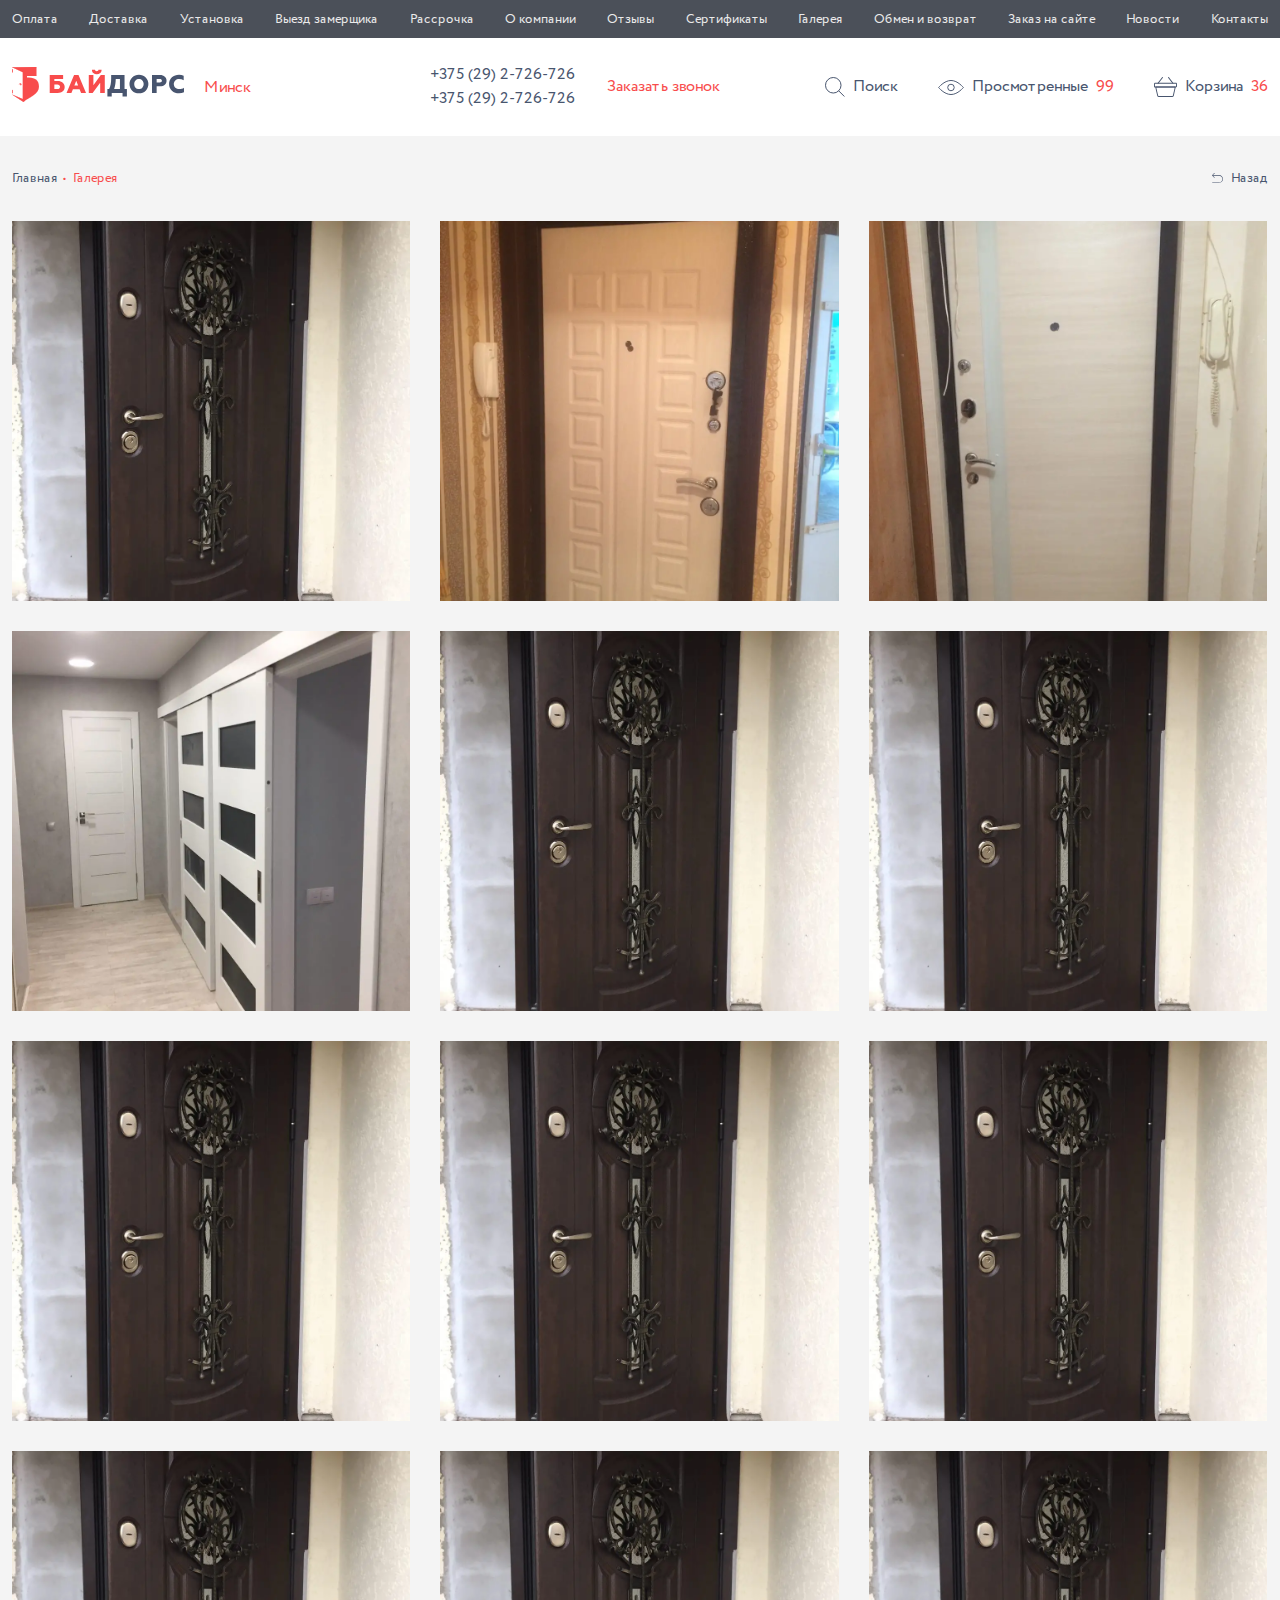
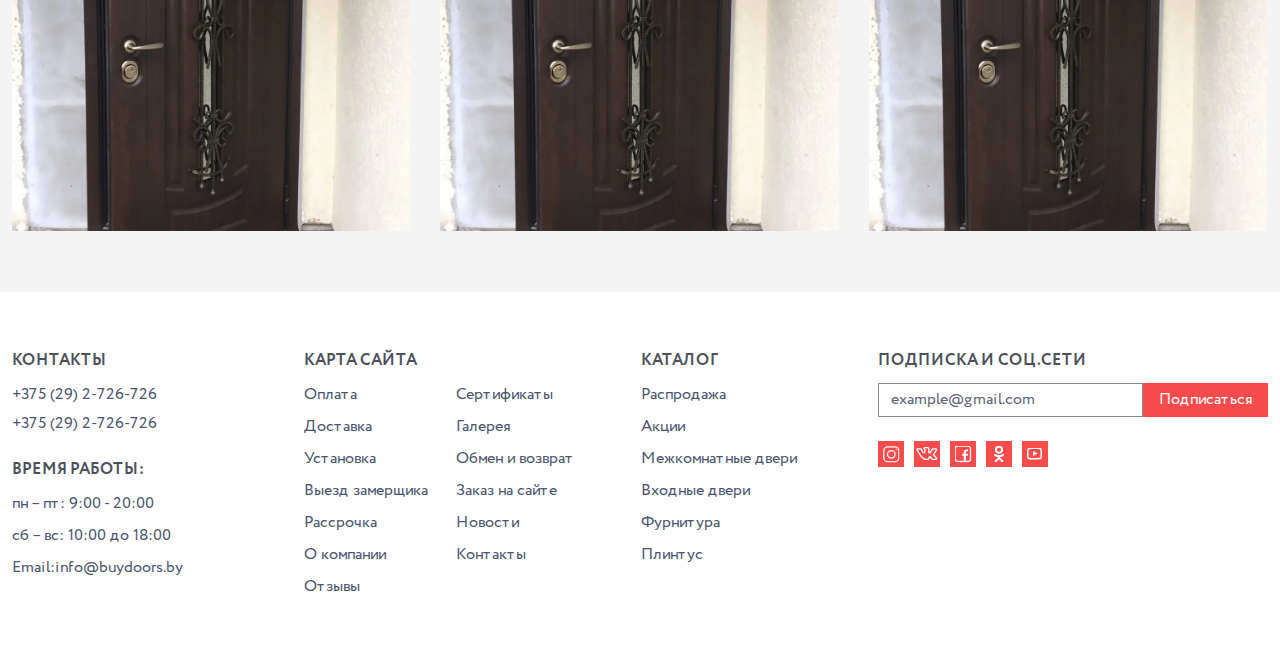
<file: gallery-page.html>
<!DOCTYPE html>
<html lang="en">
<head>
    <meta charset="UTF-8">
    <meta name="viewport" content="width=device-width, initial-scale=1.0">
    <title>Входные и межкомнатные двери - компания Bydoors</title>
    <link rel="stylesheet" href="css/style.css">
</head>
<body>
    <!-- page-main-content starts-->
    <div class="page-main-content">
        <!-- header starts -->
        <header class="header">
            <div class="header-top">
                <div class="container container_header-top">
                    <nav class="header-top__menu" data-da="menu-block,3,1024">
                        <ul class="header-top__menu-list header-top__menu-list_no-catalogue-menu-list">
                            <li class="header-top__menu-item"> <a href="text-page.html" class="header-top__menu-link">Оплата</a></li>
                            <li class="header-top__menu-item"><a href="text-page.html" class="header-top__menu-link">Доставка</a></li>
                            <li class="header-top__menu-item"><a href="text-page.html" class="header-top__menu-link">Установка</a></li>
                            <li class="header-top__menu-item"><a href="text-page.html" class="header-top__menu-link">Выезд замерщика</a></li>
                            <li class="header-top__menu-item"><a href="text-page.html" class="header-top__menu-link">Рассрочка</a></li>
                            <li class="header-top__menu-item"><a href="about-company-page.html" class="header-top__menu-link">О компании</a></li>
                            <li class="header-top__menu-item"><a href="feedback-page.html" class="header-top__menu-link">Отзывы</a></li>
                            <li class="header-top__menu-item"><a href="text-page.html" class="header-top__menu-link">Сертификаты</a></li>
                            <li class="header-top__menu-item"><a href="gallery-page.html" class="header-top__menu-link">Галерея</a></li>
                            <li class="header-top__menu-item"><a href="text-page.html" class="header-top__menu-link">Обмен и возврат</a></li>
                            <li class="header-top__menu-item"><a href="text-page.html" class="header-top__menu-link">Заказ на сайте</a></li>
                            <li class="header-top__menu-item"><a href="news-page.html" class="header-top__menu-link">Новости</a></li>
                            <li class="header-top__menu-item"><a href="contacts-page.html" class="header-top__menu-link">Контакты</a></li>
                        </ul>
                    </nav>
                </div>
            </div>

           <div class="header-bottom">
                <div class="container">
                    <div class="header-bottom__content-wrapper">
                        <label for="toggle-checkbox" class="header-bottom__burger-menu-open-button">
                            <span class="header-bottom__open-button-bar"></span>
                        </label>
                        <div class="header-bottom__logo-city-block">
                            <div class="header-bottom__logo-wrapper">
                                <a href="index.html" class="header-bottom__logo-link"><picture><source srcset="img/header/logo.svg" type="image/webp"><img  src="img/header/logo.svg" class="header-bottom__logo-image" alt="логотип компании"></picture></a>
                            </div>
                            <div class="header-bottom__city-select-wrapper" data-da="header,last,1024">
                                <select name="city-select" id="city-select" class="header-bottom__city-select">
                                    <option value="Минск" data-value="Минск" disabled>Минск</option>
                                    <option value="Минск">Минск</option>
                                    <option value="Гомель">Гомель</option>
                                    <option value="Могилёв">Могилёв</option>
                                    <option value="Борисов">Борисов</option>
                                    <option value="Брест">Брест</option>
                                    <option value="Витебск">Витебск</option>
                                    <option value="Барановичи">Барановичи</option>
                                </select>
                            </div>
                        </div>
                        <div class="header-bottom__phones-block">
                            <div class="header-bottom__numbers" data-da="menu-block,2,1024" data-value="Минск">
                                <a href="tel:+375292726726" class="header-bottom__phone">+375 (29) 2-726-726</a>
                                <a href="tel:+375292726726" class="header-bottom__phone">+375 (29) 2-726-726</a>
                            </div>
                            <div class="header-bottom__numbers" data-da="menu-block,2,1024" data-value="Гомель">
                                <a href="tel:+375292726725" class="header-bottom__phone">+375 (29) 2-726-725</a>
                                <a href="tel:+375292726725" class="header-bottom__phone">+375 (29) 2-726-725</a>
                            </div>
                            <div class="header-bottom__numbers" data-da="menu-block,2,1024" data-value="Могилёв">
                                <a href="tel:+375292726724" class="header-bottom__phone">+375 (29) 2-726-724</a>
                                <a href="tel:+375292726724" class="header-bottom__phone">+375 (29) 2-726-724</a>
                            </div>
                            <div class="header-bottom__numbers" data-da="menu-block,2,1024" data-value="Борисов">
                                <a href="tel:+375292726723" class="header-bottom__phone">+375 (29) 2-726-723</a>
                                <a href="tel:+375292726723" class="header-bottom__phone">+375 (29) 2-726-723</a>
                            </div>
                            <div class="header-bottom__numbers" data-da="menu-block,2,1024" data-value="Брест">
                                <a href="tel:+375292726722" class="header-bottom__phone">+375 (29) 2-726-722</a>
                                <a href="tel:+375292726722" class="header-bottom__phone">+375 (29) 2-726-722</a>
                            </div>
                            <div class="header-bottom__numbers" data-da="menu-block,2,1024" data-value="Витебск">
                                <a href="tel:+375292726721" class="header-bottom__phone">+375 (29) 2-726-721</a>
                                <a href="tel:+375292726721" class="header-bottom__phone">+375 (29) 2-726-721</a>
                            </div>
                            <div class="header-bottom__numbers" data-da="menu-block,2,1024" data-value="Барановичи">
                                <a href="tel:+375292726723" class="header-bottom__phone">+375 (29) 2-726-720</a>
                                <a href="tel:+375292726723" class="header-bottom__phone">+375 (29) 2-726-720</a>
                            </div>
                            <span class="header-bottom__order-call-button">Заказать звонок</span>
                        </div>
                        <div class="header-bottom__search-cart-block">
                            <div class="header-bottom__search">
                                <svg class="header-bottom__search-icon" width="20" height="20" viewBox="0 0 20 20" fill="none" xmlns="http://www.w3.org/2000/svg">
                                    <circle cx="8.26079" cy="8.26079" r="7.76079" stroke="#48556E"/>
                                    <line x1="13.5708" y1="13.6898" x2="19.3534" y2="19.4723" stroke="#48556E"/>
                                </svg>
                                <span class="header-bottom__search-text">Поиск</span>
                            </div>
                            <a href="catalogue-page.html" class="header-bottom__goods-seen-block">
                                <svg class="header-bottom__goods-seen-icon" width="26" height="15" viewBox="0 0 26 15" fill="none" xmlns="http://www.w3.org/2000/svg">
                                    <path d="M0.632271 7.51139C0.629039 7.50756 0.625837 7.50376 0.622665 7.5C0.625837 7.49624 0.629039 7.49244 0.632271 7.48861C0.800759 7.28908 1.05073 7.00229 1.37347 6.65733C2.0195 5.96683 2.95423 5.04634 4.10794 4.12681C6.4279 2.27778 9.57162 0.481856 13 0.481856C16.4284 0.481856 19.5721 2.27778 21.8921 4.12681C23.0458 5.04634 23.9805 5.96683 24.6265 6.65733C24.9493 7.00229 25.1992 7.28908 25.3677 7.48861C25.371 7.49244 25.3742 7.49624 25.3773 7.5C25.3742 7.50376 25.371 7.50756 25.3677 7.51139C25.1992 7.71092 24.9493 7.99771 24.6265 8.34267C23.9805 9.03318 23.0458 9.95366 21.8921 10.8732C19.5721 12.7222 16.4284 14.5181 13 14.5181C9.57162 14.5181 6.4279 12.7222 4.10794 10.8732C2.95423 9.95366 2.0195 9.03318 1.37347 8.34267C1.05073 7.99771 0.800759 7.71092 0.632271 7.51139Z" stroke="#48556E" stroke-width="0.963712"/>
                                    <circle cx="12.9687" cy="7.48338" r="3.25983" stroke="#48556E" stroke-width="0.963712"/>
                                </svg>
                                <span class="header-bottom__goods-seen-text">Просмотренные</span>
                                <span class="header-bottom__goods-seen-amount">99</span>
                            </a>
                            <a href="cart-page.html" class="header-bottom__to-cart-block-link">
                                <svg class="header-bottom__cart-icon" width="23" height="20" viewBox="0 0 23 20" fill="none" xmlns="http://www.w3.org/2000/svg">
                                    <path d="M20.8282 9.87384C20.7739 10.117 20.7172 10.3626 20.6629 10.6058C20.5283 11.2008 20.3937 11.7982 20.2591 12.3932C20.0891 13.1464 19.9191 13.9019 19.7491 14.6551C19.5886 15.3658 19.428 16.0765 19.2675 16.7848C19.1612 17.2523 19.0573 17.7175 18.9511 18.185C18.9322 18.2653 18.9157 18.3432 18.8968 18.4235V18.4258C18.8897 18.4589 18.8826 18.4896 18.8708 18.5226C18.8637 18.5439 18.8212 18.6501 18.8496 18.5887C18.8802 18.525 18.833 18.6194 18.8236 18.6336C18.8094 18.6619 18.7929 18.6903 18.774 18.7162C18.7598 18.7375 18.6984 18.7989 18.7457 18.7587C18.7952 18.7162 18.715 18.7894 18.6984 18.806C18.6772 18.8296 18.6536 18.8485 18.63 18.8721C18.5662 18.9311 18.6984 18.8272 18.6252 18.8768C18.5686 18.9146 18.5072 18.9476 18.4482 18.9807C18.4033 19.0043 18.4859 18.9641 18.4883 18.9641C18.4741 18.9641 18.4552 18.976 18.4434 18.9807C18.4127 18.9925 18.382 19.0019 18.3514 19.009C18.3207 19.0185 18.2876 19.0232 18.2569 19.0303C18.2073 19.0421 18.2994 19.0255 18.3018 19.0255C18.2829 19.0208 18.2545 19.0303 18.2357 19.0303C18.0491 19.0397 17.8579 19.0326 17.6714 19.0326C17.218 19.0326 16.7647 19.0326 16.3113 19.0326C15.6597 19.0326 15.0056 19.0326 14.354 19.0326C13.5961 19.0326 12.8358 19.0326 12.0779 19.0326C11.294 19.0326 10.5101 19.0326 9.72619 19.0326C9.00841 19.0326 8.29299 19.0326 7.57521 19.0326C7.01563 19.0326 6.45368 19.0326 5.8941 19.0326C5.58007 19.0326 5.26368 19.0326 4.94965 19.0326C4.87173 19.0326 4.79382 19.0303 4.7159 19.0279C4.66395 19.0255 4.7584 19.0326 4.76076 19.035C4.74895 19.0279 4.72534 19.0279 4.71354 19.0255C4.68284 19.0185 4.64979 19.0114 4.61909 19.0019C4.5884 18.9925 4.5577 18.9807 4.52701 18.9712C4.47743 18.9547 4.56479 18.9854 4.56715 18.9878C4.5577 18.976 4.52465 18.9665 4.51048 18.9594C4.45618 18.9311 4.40423 18.8815 4.34993 18.8579C4.35229 18.8579 4.4184 18.9169 4.38298 18.8815C4.37117 18.8697 4.35937 18.8603 4.34756 18.8508C4.32159 18.8248 4.29562 18.7989 4.26965 18.7729C4.26256 18.7658 4.2484 18.7398 4.23895 18.7375C4.24131 18.7375 4.29326 18.813 4.26492 18.7705C4.2484 18.7446 4.22951 18.7186 4.21062 18.6903C4.19409 18.6619 4.17756 18.636 4.1634 18.6053C4.15867 18.5958 4.15159 18.5675 4.14215 18.5628C4.15867 18.5769 4.17284 18.6501 4.15395 18.5864C4.13506 18.5321 4.1209 18.4778 4.10673 18.4235C4.04298 18.1472 3.98159 17.8686 3.91784 17.59C3.77853 16.9761 3.63923 16.3622 3.50228 15.7483C3.32992 14.9904 3.15992 14.2325 2.98756 13.4745C2.82936 12.7757 2.67117 12.0768 2.51297 11.3779C2.41381 10.9363 2.31464 10.4972 2.21547 10.0556C2.20131 9.99426 2.18714 9.93287 2.17534 9.87384C2.02422 10.0722 1.87075 10.2729 1.71964 10.4712C1.89436 10.4712 2.06908 10.4712 2.24381 10.4712C2.71839 10.4712 3.19534 10.4712 3.66992 10.4712C4.36881 10.4712 5.07007 10.4712 5.76896 10.4712C6.62604 10.4712 7.48313 10.4712 8.34021 10.4712C9.27994 10.4712 10.2173 10.4712 11.157 10.4712C12.1015 10.4712 13.0459 10.4712 13.988 10.4712C14.8711 10.4712 15.7565 10.4712 16.6395 10.4712C17.3857 10.4712 18.1341 10.4712 18.8802 10.4712C19.4162 10.4712 19.9498 10.4712 20.4858 10.4712C20.7408 10.4712 20.9958 10.4759 21.2484 10.4712C21.2603 10.4712 21.2697 10.4712 21.2815 10.4712C21.5294 10.4712 21.7655 10.254 21.7537 9.99898C21.7419 9.74398 21.5459 9.52676 21.2815 9.52676C21.1068 9.52676 20.9321 9.52676 20.7573 9.52676C20.2827 9.52676 19.8058 9.52676 19.3312 9.52676C18.6323 9.52676 17.9311 9.52676 17.2322 9.52676C16.3751 9.52676 15.518 9.52676 14.6609 9.52676C13.7212 9.52676 12.7838 9.52676 11.8441 9.52676C10.8997 9.52676 9.95522 9.52676 9.01313 9.52676C8.13007 9.52676 7.24466 9.52676 6.3616 9.52676C5.61548 9.52676 4.86701 9.52676 4.1209 9.52676C3.58492 9.52676 3.05131 9.52676 2.51534 9.52676C2.26034 9.52676 2.00533 9.52203 1.75269 9.52676C1.74089 9.52676 1.73144 9.52676 1.71964 9.52676C1.40089 9.52676 1.19783 9.82662 1.26394 10.1241C1.32061 10.372 1.37728 10.6223 1.43158 10.8702C1.56853 11.4747 1.70547 12.0815 1.84242 12.6859C2.01478 13.4486 2.18714 14.2112 2.3595 14.9739C2.52006 15.6869 2.68061 16.3976 2.84117 17.1107C2.9427 17.564 3.04659 18.0197 3.14812 18.473C3.16464 18.5415 3.17881 18.61 3.19534 18.6785C3.34409 19.316 3.88478 19.8519 4.53881 19.9511C4.79145 19.9889 5.04409 19.9794 5.29909 19.9794C5.74771 19.9794 6.19632 19.9794 6.64729 19.9794C7.30368 19.9794 7.96007 19.9794 8.6141 19.9794C9.38383 19.9794 10.1536 19.9794 10.9233 19.9794C11.7143 19.9794 12.5052 19.9794 13.2986 19.9794C14.0163 19.9794 14.7365 19.9794 15.4543 19.9794C16.0162 19.9794 16.5782 19.9794 17.1401 19.9794C17.4494 19.9794 17.7611 19.9794 18.0704 19.9794C18.2191 19.9794 18.3608 19.97 18.5072 19.944C19.1423 19.8307 19.6594 19.2994 19.8034 18.6808C19.8625 18.4234 19.9191 18.1661 19.9782 17.9064C20.1175 17.2925 20.2544 16.6786 20.3937 16.0647C20.5661 15.3044 20.7361 14.5441 20.9084 13.7839C21.069 13.0755 21.2296 12.3672 21.3901 11.6565C21.4916 11.2079 21.5932 10.7593 21.6947 10.313C21.7089 10.2516 21.723 10.1879 21.7372 10.1265C21.7915 9.88565 21.664 9.60467 21.4066 9.54565C21.1705 9.48898 20.8872 9.61648 20.8282 9.87384Z" fill="#48556E"/>
                                    <path d="M22.0554 6.91558C22.0554 7.7278 22.0696 8.54239 22.0554 9.35461C22.0554 9.35933 22.0554 9.36169 22.0554 9.36642C22.0554 9.36642 22.0554 9.36642 22.0554 9.36878C22.0554 9.38058 22.0554 9.39003 22.0554 9.40183C22.0507 9.44433 22.053 9.44433 22.0578 9.40183C22.0601 9.39239 22.0601 9.38058 22.0625 9.37114C22.0578 9.39239 22.053 9.41128 22.0459 9.43253C22.0294 9.50572 22.0389 9.39475 22.0601 9.40656C22.0625 9.40892 22.0341 9.45378 22.0318 9.46086C21.994 9.5435 22.0955 9.4042 22.0318 9.46322C22.0153 9.47975 21.9916 9.49864 21.9775 9.51517C21.9468 9.55767 22.0719 9.46558 21.9869 9.50336C21.9798 9.50572 21.935 9.53406 21.9326 9.5317C21.9232 9.51281 22.0318 9.50336 21.9586 9.51753C21.9491 9.51989 21.9397 9.52225 21.9279 9.52697C21.8878 9.53642 21.8878 9.53642 21.9279 9.52933C21.9373 9.52697 21.9491 9.52697 21.9586 9.52461C21.9421 9.52697 21.9255 9.52697 21.9114 9.52697C21.9043 9.52697 21.8996 9.52697 21.8948 9.52697C21.8736 9.52697 21.8547 9.52697 21.8334 9.52697C21.7012 9.52697 21.5666 9.52697 21.4344 9.52697C20.8583 9.52697 20.2822 9.52697 19.7061 9.52697C18.8136 9.52697 17.9211 9.52697 17.0286 9.52697C15.933 9.52697 14.8351 9.52697 13.7395 9.52697C12.5731 9.52697 11.4068 9.52697 10.2404 9.52697C9.11647 9.52697 7.99257 9.52697 6.87104 9.52697C5.90771 9.52697 4.94201 9.52697 3.97867 9.52697C3.29867 9.52697 2.61867 9.52697 1.93867 9.52697C1.66242 9.52697 1.38617 9.5317 1.11228 9.52697H1.10991C1.10991 9.52697 1.07922 9.52697 1.07686 9.52697C0.980053 9.52697 1.13589 9.55767 1.09339 9.52933C1.0863 9.52461 1.01783 9.51281 1.01783 9.50808C1.01547 9.51517 1.12644 9.55295 1.02019 9.50336C0.951719 9.47031 1.06033 9.50808 1.04144 9.52461C1.03908 9.52697 1.0013 9.4892 0.996581 9.48447C0.989497 9.47739 0.982414 9.47031 0.975331 9.46322C0.949358 9.43253 0.949358 9.43253 0.975331 9.46322C0.982414 9.47031 0.987136 9.47975 0.99422 9.48683C0.982414 9.47031 0.972969 9.45142 0.963525 9.43489C0.921025 9.3735 0.994219 9.4585 0.972969 9.46322C0.970608 9.46322 0.956442 9.41128 0.954081 9.4042C0.918664 9.31211 0.954081 9.48211 0.954081 9.42072C0.954081 9.40892 0.951719 9.37822 0.951719 9.37114C0.949358 9.24364 0.951719 9.11614 0.951719 8.98864C0.951719 8.4503 0.951719 7.91433 0.951719 7.37599C0.951719 7.22724 0.949358 7.07613 0.951719 6.92738C0.951719 6.92502 0.951719 6.92266 0.951719 6.9203C0.951719 6.91085 0.951719 6.89669 0.951719 6.88724C0.951719 6.79044 0.921025 6.94863 0.949358 6.90377C0.954081 6.89669 0.965886 6.82822 0.970608 6.82822C0.980053 6.83058 0.91158 6.93446 0.961164 6.85655C0.958803 6.86127 0.991858 6.8046 0.991858 6.8046C0.946997 6.85891 0.942275 6.86599 0.975331 6.82822C0.982414 6.82113 0.989497 6.81405 0.996581 6.80697C1.00366 6.79988 1.01075 6.7928 1.01783 6.78571C1.04853 6.75974 1.04853 6.75974 1.01783 6.78571C1.01075 6.7928 1.0013 6.79752 0.99422 6.8046C1.01075 6.7928 1.02964 6.78335 1.04616 6.77391C1.10755 6.73141 1.02255 6.8046 1.01783 6.78335C1.01783 6.78099 1.06978 6.76683 1.07686 6.76446C1.16894 6.72905 0.998942 6.76446 1.06033 6.76446C1.01075 6.76446 1.22325 6.75974 1.10991 6.7621C1.10991 6.7621 1.10991 6.7621 1.11228 6.7621C1.18547 6.75974 1.25866 6.7621 1.33422 6.7621C1.81825 6.7621 2.29992 6.7621 2.78395 6.7621C3.61034 6.7621 4.43673 6.7621 5.26548 6.7621C6.3209 6.7621 7.37868 6.7621 8.4341 6.7621C9.59577 6.7621 10.7598 6.7621 11.9215 6.7621C13.0666 6.7621 14.2118 6.7621 15.3545 6.7621C16.3651 6.7621 17.378 6.7621 18.3886 6.7621C19.1489 6.7621 19.9091 6.7621 20.6694 6.7621C21.0543 6.7621 21.4415 6.7621 21.8264 6.7621C21.85 6.7621 21.8736 6.7621 21.8972 6.7621H21.8996C21.9114 6.7621 22.0459 6.7621 21.9326 6.7621C22.0105 6.7621 21.8996 6.77391 21.9019 6.75738C21.9019 6.75502 21.9539 6.77155 21.9633 6.77391C22.0554 6.7928 21.9137 6.73141 21.9491 6.76683C21.9539 6.77155 22.0176 6.80224 22.0153 6.8046C22.0105 6.81169 21.9279 6.72196 21.9916 6.78808C22.0058 6.80224 22.02 6.81641 22.0341 6.83058C22.1003 6.89197 22.0129 6.76919 22.0247 6.81877C22.0271 6.82585 22.0672 6.88252 22.0625 6.88488C22.053 6.8896 22.0294 6.76919 22.0483 6.85891C22.0483 6.85419 22.0648 6.9203 22.0648 6.9203C22.0625 6.89905 22.0601 6.8778 22.0578 6.85655C22.0554 6.87308 22.0554 6.89433 22.0554 6.91558C22.0625 7.16349 22.2679 7.39961 22.5276 7.3878C22.7779 7.37599 23.0069 7.18002 22.9998 6.91558C22.9833 6.27571 22.4733 5.81057 21.8453 5.81057C21.7154 5.81057 21.5879 5.81057 21.458 5.81057C20.8772 5.81057 20.2964 5.81057 19.7132 5.81057C18.8041 5.81057 17.8975 5.81057 16.9884 5.81057C15.874 5.81057 14.7619 5.81057 13.6475 5.81057C12.4645 5.81057 11.284 5.81057 10.1011 5.81057C8.96063 5.81057 7.82021 5.81057 6.67979 5.81057C5.71882 5.81057 4.75784 5.81057 3.79451 5.81057C3.13339 5.81057 2.47228 5.81057 1.81117 5.81057C1.63172 5.81057 1.45228 5.81057 1.27519 5.81057C1.12172 5.81057 0.975331 5.80821 0.821858 5.84835C0.333106 5.97349 0.0119945 6.43155 0.00255 6.92738C0.000188884 7.08322 0.00255 7.23669 0.00255 7.39252C0.00255 7.93794 0.00255 8.48336 0.00255 9.02878C0.00255 9.15628 -0.00453334 9.2885 0.00491113 9.41836C0.0497724 10.0086 0.51019 10.462 1.10755 10.4738C1.17603 10.4761 1.2445 10.4738 1.31061 10.4738C1.79464 10.4738 2.28103 10.4738 2.76506 10.4738C3.60326 10.4738 4.44145 10.4738 5.27729 10.4738C6.35396 10.4738 7.42827 10.4738 8.50494 10.4738C9.68313 10.4738 10.8637 10.4738 12.0419 10.4738C13.2012 10.4738 14.3629 10.4738 15.5222 10.4738C16.5398 10.4738 17.5598 10.4738 18.5775 10.4738C19.3212 10.4738 20.0673 10.4738 20.8111 10.4738C21.1605 10.4738 21.51 10.4761 21.8571 10.4738C22.4875 10.4714 22.9857 9.98975 22.9951 9.35461C23.0022 8.91072 22.9951 8.46919 22.9951 8.0253C22.9951 7.65697 22.9951 7.28627 22.9951 6.91794C22.9951 6.67002 22.7779 6.43391 22.5229 6.44571C22.2726 6.45516 22.0554 6.65113 22.0554 6.91558Z" fill="#48556E"/>
                                    <path d="M14.1127 0.712912C14.6085 1.3693 15.102 2.02569 15.5978 2.68208C16.3817 3.72098 17.1656 4.75987 17.9495 5.80112C18.1313 6.04196 18.3131 6.28279 18.4949 6.52362C18.6437 6.7196 18.9105 6.84237 19.1419 6.69362C19.3355 6.56848 19.4701 6.25918 19.3119 6.04668C18.816 5.39029 18.3226 4.7339 17.8267 4.07751C17.0428 3.03861 16.259 1.99972 15.4751 0.958468C15.2933 0.717634 15.1114 0.4768 14.9296 0.235966C14.7809 0.0399936 14.5141 -0.0827846 14.2827 0.0659658C14.0867 0.191105 13.9521 0.500412 14.1127 0.712912Z" fill="#48556E"/>
                                    <path d="M4.50737 6.52137C5.00321 5.86498 5.49668 5.20859 5.99252 4.5522C6.77641 3.5133 7.5603 2.47441 8.34419 1.43316C8.52599 1.19233 8.7078 0.951491 8.88961 0.710657C9.03836 0.512324 8.92738 0.174684 8.71961 0.0637111C8.47169 -0.0685115 8.23322 0.0212111 8.07266 0.233712C7.57682 0.890103 7.08335 1.54649 6.58752 2.20288C5.80363 3.24178 5.01973 4.28067 4.23584 5.32192C4.05404 5.56276 3.87223 5.80359 3.69042 6.04442C3.54167 6.24276 3.65265 6.5804 3.86043 6.69137C4.1107 6.82359 4.34918 6.73387 4.50737 6.52137Z" fill="#48556E"/>
                                </svg>
                                <span class="header-bottom__cart-text">Корзина</span>
                                <span class="header-bottom__in-cart-amount">36</span>      
                            </a>
                        </div>
                    </div>
                </div>
            </div>
        </header>
        <!-- header end -->

        <main class="gallery-page-main">
            <input id="toggle-checkbox" type="checkbox" class="menu-section__toggle-checkbox">
            <div class="menu-section__background-mobile"></div>
            <div class="good-card-section__menu-block menu-block menu-block_no-catalogue-menu-block">               
            </div>
            <div class="container">
                <div class="page-top-block">
                    <div class="page-top-block__breadcrumbs">
                        <a href="index.html" class="page-top-block__breadcrumbs-item">Главная</a>
                        <a href="#" class="page-top-block__breadcrumbs-item active">Галерея</a>
                    </div>
                    <a href="index.html" class="page-top-block__back-link">
                        <svg class="page-top-block__back-link-image" width="11" height="11" viewBox="0 0 11 11" fill="none" xmlns="http://www.w3.org/2000/svg">
                            <path d="M11 6.04836C10.9988 7.10121 10.574 8.11059 9.81893 8.85504C9.06386 9.59949 8.04013 10.0182 6.97234 10.0194H0.484744C0.407599 10.0194 0.333614 9.98916 0.279064 9.93538C0.224514 9.88159 0.193869 9.80864 0.193869 9.73257C0.193869 9.65651 0.224514 9.58356 0.279064 9.52977C0.333614 9.47599 0.407599 9.44577 0.484744 9.44577H6.97234C7.88621 9.44577 8.76266 9.08781 9.40886 8.45065C10.0551 7.81349 10.4181 6.94931 10.4181 6.04822C10.4181 5.14713 10.0551 4.28295 9.40886 3.64579C8.76266 3.00862 7.88621 2.65067 6.97234 2.65067H0.990954L2.59787 4.23509C2.62544 4.2616 2.6474 4.29324 2.66247 4.32818C2.67755 4.36312 2.68543 4.40066 2.68568 4.43863C2.68592 4.4766 2.67852 4.51424 2.66389 4.54937C2.64927 4.58449 2.62772 4.6164 2.60049 4.64325C2.57326 4.6701 2.54089 4.69135 2.50527 4.70577C2.46965 4.72019 2.43147 4.72749 2.39297 4.72725C2.35446 4.72701 2.31638 4.71923 2.28095 4.70437C2.24551 4.68951 2.21342 4.66785 2.18654 4.64067L0.0831036 2.56666C0.0805148 2.56414 0.0797584 2.56064 0.077286 2.55806C0.0531843 2.53358 0.0337886 2.50499 0.0200417 2.47368L0.0197801 2.47271C0.018762 2.47024 0.0188201 2.4676 0.0178602 2.46508C0.00691636 2.43609 0.000882432 2.40553 3.31776e-07 2.37462C-1.46921e-05 2.36496 0.00048054 2.35531 0.00148387 2.34571C0.00443758 2.31157 0.0125964 2.27807 0.0256848 2.24633C0.0394308 2.21473 0.0588865 2.18586 0.0831036 2.16112L2.18654 0.0871183C2.21339 0.0598196 2.24549 0.0380599 2.28095 0.0231051C2.31641 0.00815026 2.35454 0.000298919 2.39311 8.37069e-06C2.43168 -0.000282178 2.46992 0.00699374 2.50561 0.0214126C2.5413 0.0358314 2.57373 0.0571052 2.601 0.0839961C2.62828 0.110887 2.64986 0.142858 2.66448 0.178049C2.67911 0.213239 2.68649 0.250946 2.6862 0.288976C2.6859 0.327006 2.67795 0.364598 2.66278 0.399567C2.64762 0.434535 2.62555 0.46618 2.59787 0.492661L0.990954 2.0772H6.97234C8.04013 2.07842 9.06384 2.4972 9.8189 3.24167C10.574 3.98614 10.9987 4.99551 11 6.04836Z" fill="#48556E"/>
                        </svg>                            
                        <span class="page-top-block__back-link-text">Назад</span>
                    </a>
                </div>
            </div>

            <section class="gallery-section">
                <div class="container">
                    <div class="gallery-section__gallery-wrapper">
                        <div class="gallery-section__gallery-item">
                            <a class="fancybox" href="img/gallery-page/gallery-image-1.jpg" data-fancybox-group="gallery"><picture><source srcset="img/gallery-page/gallery-image-1.webp" type="image/webp"><img class="gallery-section__image" src="img/gallery-page/gallery-image-1.jpg" alt="изображение галлереи"></picture></a>
                            <div class="gallery-section__button-wrapper">
                                <a href="product-card-page.html" class="gallery-section__gallery-link-button">Товар в каталоге</a>
                            </div>
                        </div>
                        <div class="gallery-section__gallery-item">
                            <a class="fancybox" href="img/gallery-page/gallery-image-2.jpg" data-fancybox-group="gallery"><picture><source srcset="img/gallery-page/gallery-image-2.webp" type="image/webp"><img class="gallery-section__image" src="img/gallery-page/gallery-image-2.jpg" alt="изображение галлереи"></picture></a>
                            <div class="gallery-section__button-wrapper">
                                <a href="product-card-page.html" class="gallery-section__gallery-link-button">Товар в каталоге</a>
                            </div>
                        </div>
                        <div class="gallery-section__gallery-item">
                            <a class="fancybox" href="img/gallery-page/gallery-image-3.jpg" data-fancybox-group="gallery"><picture><source srcset="img/gallery-page/gallery-image-3.webp" type="image/webp"><img class="gallery-section__image" src="img/gallery-page/gallery-image-3.jpg" alt="изображение галлереи"></picture></a>
                            <div class="gallery-section__button-wrapper">
                                <a href="product-card-page.html" class="gallery-section__gallery-link-button">Товар в каталоге</a>
                            </div>
                        </div>
                        <div class="gallery-section__gallery-item">
                            <a class="fancybox" href="img/gallery-page/gallery-image-4.jpg" data-fancybox-group="gallery"><picture><source srcset="img/gallery-page/gallery-image-4.webp" type="image/webp"><img class="gallery-section__image" src="img/gallery-page/gallery-image-4.jpg" alt="изображение галлереи"></picture></a>
                            <div class="gallery-section__button-wrapper">
                                <a href="product-card-page.html" class="gallery-section__gallery-link-button">Товар в каталоге</a>
                            </div>
                        </div>
                        <div class="gallery-section__gallery-item">
                            <a class="fancybox" href="img/gallery-page/gallery-image-1.jpg" data-fancybox-group="gallery"><picture><source srcset="img/gallery-page/gallery-image-1.webp" type="image/webp"><img class="gallery-section__image" src="img/gallery-page/gallery-image-1.jpg" alt="изображение галлереи"></picture></a>
                            <div class="gallery-section__button-wrapper">
                                <a href="product-card-page.html" class="gallery-section__gallery-link-button">Товар в каталоге</a>
                            </div>
                        </div>
                        <div class="gallery-section__gallery-item">
                            <a class="fancybox" href="img/gallery-page/gallery-image-1.jpg" data-fancybox-group="gallery"><picture><source srcset="img/gallery-page/gallery-image-1.webp" type="image/webp"><img class="gallery-section__image" src="img/gallery-page/gallery-image-1.jpg" alt="изображение галлереи"></picture></a>
                            <div class="gallery-section__button-wrapper">
                                <a href="product-card-page.html" class="gallery-section__gallery-link-button">Товар в каталоге</a>
                            </div>
                        </div>
                        <div class="gallery-section__gallery-item">
                            <a class="fancybox" href="img/gallery-page/gallery-image-1.jpg" data-fancybox-group="gallery"><picture><source srcset="img/gallery-page/gallery-image-1.webp" type="image/webp"><img class="gallery-section__image" src="img/gallery-page/gallery-image-1.jpg" alt="изображение галлереи"></picture></a>
                            <div class="gallery-section__button-wrapper">
                                <a href="product-card-page.html" class="gallery-section__gallery-link-button">Товар в каталоге</a>
                            </div>
                        </div>
                        <div class="gallery-section__gallery-item">
                            <a class="fancybox" href="img/gallery-page/gallery-image-1.jpg" data-fancybox-group="gallery"><picture><source srcset="img/gallery-page/gallery-image-1.webp" type="image/webp"><img class="gallery-section__image" src="img/gallery-page/gallery-image-1.jpg" alt="изображение галлереи"></picture></a>
                            <div class="gallery-section__button-wrapper">
                                <a href="product-card-page.html" class="gallery-section__gallery-link-button">Товар в каталоге</a>
                            </div>
                        </div>
                        <div class="gallery-section__gallery-item">
                            <a class="fancybox" href="img/gallery-page/gallery-image-1.jpg" data-fancybox-group="gallery"><picture><source srcset="img/gallery-page/gallery-image-1.webp" type="image/webp"><img class="gallery-section__image" src="img/gallery-page/gallery-image-1.jpg" alt="изображение галлереи"></picture></a>
                            <div class="gallery-section__button-wrapper">
                                <a href="product-card-page.html" class="gallery-section__gallery-link-button">Товар в каталоге</a>
                            </div>
                        </div>
                        <div class="gallery-section__gallery-item">
                            <a class="fancybox" href="img/gallery-page/gallery-image-1.jpg" data-fancybox-group="gallery"><picture><source srcset="img/gallery-page/gallery-image-1.webp" type="image/webp"><img class="gallery-section__image" src="img/gallery-page/gallery-image-1.jpg" alt="изображение галлереи"></picture></a>
                            <div class="gallery-section__button-wrapper">
                                <a href="product-card-page.html" class="gallery-section__gallery-link-button">Товар в каталоге</a>
                            </div>
                        </div>
                        <div class="gallery-section__gallery-item">
                            <a class="fancybox" href="img/gallery-page/gallery-image-1.jpg" data-fancybox-group="gallery"><picture><source srcset="img/gallery-page/gallery-image-1.webp" type="image/webp"><img class="gallery-section__image" src="img/gallery-page/gallery-image-1.jpg" alt="изображение галлереи"></picture></a>
                            <div class="gallery-section__button-wrapper">
                                <a href="product-card-page.html" class="gallery-section__gallery-link-button">Товар в каталоге</a>
                            </div>
                        </div>
                        <div class="gallery-section__gallery-item">
                            <a class="fancybox" href="img/gallery-page/gallery-image-1.jpg" data-fancybox-group="gallery"><picture><source srcset="img/gallery-page/gallery-image-1.webp" type="image/webp"><img class="gallery-section__image" src="img/gallery-page/gallery-image-1.jpg" alt="изображение галлереи"></picture></a>
                            <div class="gallery-section__button-wrapper">
                                <a href="product-card-page.html" class="gallery-section__gallery-link-button">Товар в каталоге</a>
                            </div>
                        </div>
                        
                    </div>
                </div>
            </section>
        </main>

        <!-- footer starts -->
        <footer class="footer">
            <div class="container">
                <div class="footer-content-wrapper">
                    <div class="footer-block footer-block_contacts-schedule-block">
                        <div class="footer-block__items-block footer-block__items-block_contacts">
                            <div class="footer-block__headline">
                                Контакты
                            </div>
                            <a href="tel:+375292726726" class="footer-block__item footer-block__item_link">
                                +375 (29) 2-726-726
                            </a>
                            <a href="tel:+375292726726" class="ffooter-block__item footer-block__item_link">
                                +375 (29) 2-726-726
                            </a>
                        </div>
                        <div class="footer-block__items-block footer-block__items-block_work-schedule">
                            <div class="footer-block__headline">
                                Время работы:
                            </div>
                            <span class="footer-block__item">
                                пн – пт: 9:00 - 20:00
                            </span>
                            <span class="footer-block__item">
                                сб – вс: 10:00 до 18:00
                            </span>
                            <a href="mailto:info@buydoors.by" class="footer-block__item footer-block__item_link">
                                Email:info@buydoors.by
                            </a>
                        </div>
                    </div>
                    <div class="footer-block footer-block_map-block">
                        <div class="footer-block__headline">
                            Карта сайта
                        </div>
                        <div class="footer-block__items-block-wrapper">
                            <div class="footer-block__items-block">
                                <a href="text-page.html" class="footer-block__item footer-block__item_link">Оплата</a>
                                <a href="text-page.html" class="footer-block__item footer-block__item_link">Доставка</a>
                                <a href="text-page.html" class="footer-block__item footer-block__item_link">Установка</a>
                                <a href="text-page.html" class="footer-block__item footer-block__item_link">Выезд замерщика</a>
                                <a href="text-page.html" class="footer-block__item footer-block__item_link">Рассрочка</a>
                                <a href="about-company-page.html" class="footer-block__item footer-block__item_link">О компании</a>
                                <a href="text-page.html" class="footer-block__item footer-block__item_link">Отзывы</a>
                            </div>
                            <div class="footer-block__items-block">
                                <a href="text-page.html" class="footer-block__item footer-block__item_link">Сертификаты</a>
                                <a href="gallery-page.html" class="footer-block__item footer-block__item_link">Галерея</a>
                                <a href="text-page.html" class="footer-block__item footer-block__item_link">Обмен и возврат</a>
                                <a href="text-page.html" class="footer-block__item footer-block__item_link">Заказ на сайте</a>
                                <a href="news-page.html" class="footer-block__item footer-block__item_link">Новости</a>
                                <a href="text-page.html" class="footer-block__item footer-block__item_link">Контакты</a>
                            </div>
                        </div>
                    </div>
                    <div class="footer-block footer-block_catalogue">
                        <div class="footer-block__headline">
                        Каталог
                        </div>
                        <div class="footer-block__items-block">
                            <a href="catalogue-page.html" class="footer-block__item footer-block__item_link">Распродажа</a>
                            <a href="actions-page.html" class="footer-block__item footer-block__item_link">Акции</a>
                            <a href="catalogue-page.html" class="footer-block__item footer-block__item_link">Межкомнатные двери</a>
                            <a href="catalogue-page.html" class="footer-block__item footer-block__item_link">Входные двери</a>
                            <a href="catalogue-page.html" class="footer-block__item footer-block__item_link">Фурнитура</a>
                            <a href="catalogue-page.html" class="footer-block__item footer-block__item_link">Плинтус</a>
                        </div>
                    </div>
                    <div class="footer-block footer-block_subscription">
                        <div class="footer-block__headline">
                            ПОДПИСКА И  СОЦ.СЕТИ
                        </div>
                        <form class="footer-block__email-form">
                            <input type="email" class="footer-block__email-input" name="email-to-subscribe" value="example@gmail.com" required>
                            <button type="submit" class="footer-block__subscription-button">Подписаться</button>
                        </form>
                        <div class="footer-block__icons-block">
                            <div class="footer-block__icons-image">
                                <a href="https://www.instagram.com/" class="footer-block__icon-link"><picture><source srcset="img/footer/insta-icon.svg" type="image/webp"><img src="img/footer/insta-icon.svg" alt="иконка instagramm" class="footer-block__image"></picture></a>
                            </div>
                            <div class="footer-block__icons-image">
                                <a href="https://vk.com/" class="footer-block__icon-link"><picture><source srcset="img/footer/vk-icon.svg" type="image/webp"><img src="img/footer/vk-icon.svg" alt="иконка vkontakte" class="footer-block__image"></picture></a>
                            </div>
                            <div class="footer-block__icons-image">
                                <a href="https://www.facebook.com/" class="footer-block__icon-link"><picture><source srcset="img/footer/facebook-icon.svg" type="image/webp"><img src="img/footer/facebook-icon.svg" alt="иконка facebook" class="footer-block__image"></picture></a>
                            </div>
                            <div class="footer-block__icons-image">
                                <a href="https://ok.ru/" class="footer-block__icon-link"><picture><source srcset="img/footer/odnoklassniki-icon.svg" type="image/webp"><img src="img/footer/odnoklassniki-icon.svg" alt="иконка odnoklassniki" class="footer-block__image"></picture></a>
                            </div>
                            <div class="footer-block__icons-image">
                                <a href="https://www.youtube.com/" class="footer-block__icon-link"><picture><source srcset="img/footer/youtube-icon.svg" type="image/webp"><img src="img/footer/youtube-icon.svg" alt="иконка youtube" class="footer-block__image"></picture></a>
                            </div>
                        </div>
                    </div>
                </div>
            </div>
        </footer>   
        <!-- footer end -->
    </div>
    <!-- page-main-content end -->

    <!-- page-search-content starts-->
    <div class="page-search-content">
        <div class="search-bar">
            <div class="container">
                <form method="get" name="searchForm" class="search-bar__form" action="/search/">
                    <div class="search-bar__input-wrapper">
                        <input id="main-search-unput" class="search-bar__input" type="text" name="searchInput" placeholder="Введите название товара">
                    </div>
                    <div class="search-bar__close-button">
                        <picture><source srcset="img/main-page/search-window/close-button.svg" type="image/webp"><img src="img/main-page/search-window/close-button.svg" alt="кнопка закрыть" class="search-bar__close-button-image"></picture>
                    </div>
                </form>
                
            </div>
        </div>
        <div class="search-results-block">
            <div class="container">
                <span class="search-results-block__amount-info">
                    Найдено 20 результатов
                </span>
                <div class="search-results-block__results-container" data-simplebar data-simplebar-auto-hide="false">
                    <div class="search-results-block__result-item result-item">
                        <div class="result-item__good-description-block">
                            <div class="result-item__image-wrapper">
                                <picture><source srcset="img/main-page/search-window/door.webp" type="image/webp"><img src="img/main-page/search-window/door.jpg" alt="фото товара" class="result-item__image"></picture>
                            </div>
                            <div class="result-item__description-params-block">
                                <span class="result-item__good-company">DEFORM Серия D</span>
                                <span class="result-item__good-title">D10 DEFORM ДГ</span>
                                <span class="result-item__good-param result-item__good-param_dimensions">860*250</span>
                                <span class="result-item__good-param">Дверь межкомнатная</span>
                            </div>
                        </div>
                        <a href="" class="result-item__see-good-link"><span class="result-item__see-good-button">Посмотреть товар</span></a>
                    </div>
                    <div class="search-results-block__result-item result-item">
                        <div class="result-item__good-description-block">
                            <div class="result-item__image-wrapper">
                                <picture><source srcset="img/main-page/search-window/door.webp" type="image/webp"><img src="img/main-page/search-window/door.jpg" alt="фото товара" class="result-item__image"></picture>
                            </div>
                            <div class="result-item__description-params-block">
                                <span class="result-item__good-company">DEFORM Серия D</span>
                                <span class="result-item__good-title">D10 DEFORM ДГ</span>
                                <span class="result-item__good-param result-item__good-param_dimensions">860*250</span>
                                <span class="result-item__good-param">Дверь межкомнатная</span>
                            </div>
                        </div>
                        <a href="" class="result-item__see-good-link"><span class="result-item__see-good-button">Посмотреть товар</span></a>
                    </div>
                    <div class="search-results-block__result-item result-item">
                        <div class="result-item__good-description-block">
                            <div class="result-item__image-wrapper">
                                <picture><source srcset="img/main-page/search-window/door.webp" type="image/webp"><img src="img/main-page/search-window/door.jpg" alt="фото товара" class="result-item__image"></picture>
                            </div>
                            <div class="result-item__description-params-block">
                                <span class="result-item__good-company">DEFORM Серия D</span>
                                <span class="result-item__good-title">D10 DEFORM ДГ</span>
                                <span class="result-item__good-param result-item__good-param_dimensions">860*250</span>
                                <span class="result-item__good-param">Дверь межкомнатная</span>
                            </div>
                        </div>
                        <a href="" class="result-item__see-good-link"><span class="result-item__see-good-button">Посмотреть товар</span></a>
                    </div>
                    <div class="search-results-block__result-item result-item">
                        <div class="result-item__good-description-block">
                            <div class="result-item__image-wrapper">
                                <picture><source srcset="img/main-page/search-window/door.webp" type="image/webp"><img src="img/main-page/search-window/door.jpg" alt="фото товара" class="result-item__image"></picture>
                            </div>
                            <div class="result-item__description-params-block">
                                <span class="result-item__good-company">DEFORM Серия D</span>
                                <span class="result-item__good-title">D10 DEFORM ДГ</span>
                                <span class="result-item__good-param result-item__good-param_dimensions">860*250</span>
                                <span class="result-item__good-param">Дверь межкомнатная</span>
                            </div>
                        </div>
                        <a href="" class="result-item__see-good-link"><span class="result-item__see-good-button">Посмотреть товар</span></a>
                    </div>
                    <div class="search-results-block__result-item result-item">
                        <div class="result-item__good-description-block">
                            <div class="result-item__image-wrapper">
                                <picture><source srcset="img/main-page/search-window/door.webp" type="image/webp"><img src="img/main-page/search-window/door.jpg" alt="фото товара" class="result-item__image"></picture>
                            </div>
                            <div class="result-item__description-params-block">
                                <span class="result-item__good-company">DEFORM Серия D</span>
                                <span class="result-item__good-title">D10 DEFORM ДГ</span>
                                <span class="result-item__good-param result-item__good-param_dimensions">860*250</span>
                                <span class="result-item__good-param">Дверь межкомнатная</span>
                            </div>
                        </div>
                        <a href="" class="result-item__see-good-link"><span class="result-item__see-good-button">Посмотреть товар</span></a>
                    </div>
                </div>
            </div>
        </div>
    </div>
    <!-- page-search-content end-->

    <!-- popup_order-call-->
    <div class="popup popup_order-call">
        <div class="popup__block">
            <div class="popup__content-order-call">
                <span class="popup__headline popup__headline_order-call">
                    Заказ звонка
                </span>
                <form id="order-call" class="popup__form popup__form_order-call">
                    <label for="order-call-client-name" class="popup__form-label">Имя</label>
                    <input  id="order-call-client-name" name="order-call-client-name" type="text" class="popup__form-input" required>
                    <label for="order-call-client-phone" class="popup__form-label">Номер телефона</label>
                    <input  id="order-call-client-phone" name="order-call-client-phone" type="tel" class="popup__form-input" placeholder="+375" required>
                </form>
            </div>
            <button type="submit" form="order-call" class="popup__button popup__button_order-call">Заказать звонок</button>
            <span class="popup__close-button"></span>
        </div>
    </div>
    <!-- popup_add-to-cart end-->

    <!-- popup_thanks starts -->
    <div class="popup popup_thanks">
        <div class="popup__block">
            <div class="popup__content-thanks">
                <span class="popup__headline popup__headline_thanks">
                    Спасибо за заказ!
                </span>
                <p class="popup__text popup__text_thanks">Наши специалисты свяжутся с вами в ближайшее время для уточнения деталей заказа.</p>
            </div>
            <a href="catalogue-page.html" class="popup__button popup__button_link">Перейти в каталог</a>
            <span class="popup__close-button"></span>
        </div>
    </div>
    <!-- popup_thanks end-->

    <!-- popup_info starts-->
    <div class="popup popup_info popup popup_add-to-cart-info">
        <div class="popup__block">
            <div class="popup__content-info">
                <span class="popup__headline popup__headline_info">
                    Товар добавлен в корзину
                </span>
            </div>
            <a href="cart-page.html" class="popup__button popup__button_info">Перейти в корзину</a>
            <span class="popup__close-button"></span>
        </div>
    </div>
    <!-- popup_info end-->

    <!-- popup_data-send-error starts-->
    <div class="popup popup_info popup_data-send-error">
        <div class="popup__block">
            <div class="popup__content-info">
                <span class="popup__headline popup__headline_info">
                    При отправке данных произошла ошибка! 
                </span>
            </div>
            <span class="popup__button popup__button_info">Закрыть</span>
            <span class="popup__close-button"></span>
        </div>
    </div>
    <!-- popup_data-send-error end-->

<!-- Jquery -->
<script src="js/libs/jquery.min.js"></script>
<!-- Move Dom elements -->
<script src="js/libs/move_DOM_elements.js"></script>
<!-- Search-section -->
<script src="js/search-section.js"></script>
<!-- Phone input mask -->
<script src="js/libs/jquery.maskedinput.min.js"></script>
<!-- Photoswipe -->
<script src="js/libs/photoswipe.min.js"></script>
<script src="js/libs/photoswipe-ui-default.min.js"></script>
<script src="js/libs/jqPhotoSwipe.min.js"></script>
<!-- Custom scrollbar -->
<script src="js/libs/simplebar.js"></script>
<!-- select city custom select -->
<script src="js/components/customCitySelect.js"></script>
<!-- gallery-page.js -->
<script src="js/gallery-page.js"></script>

</body>
</html>
</file>
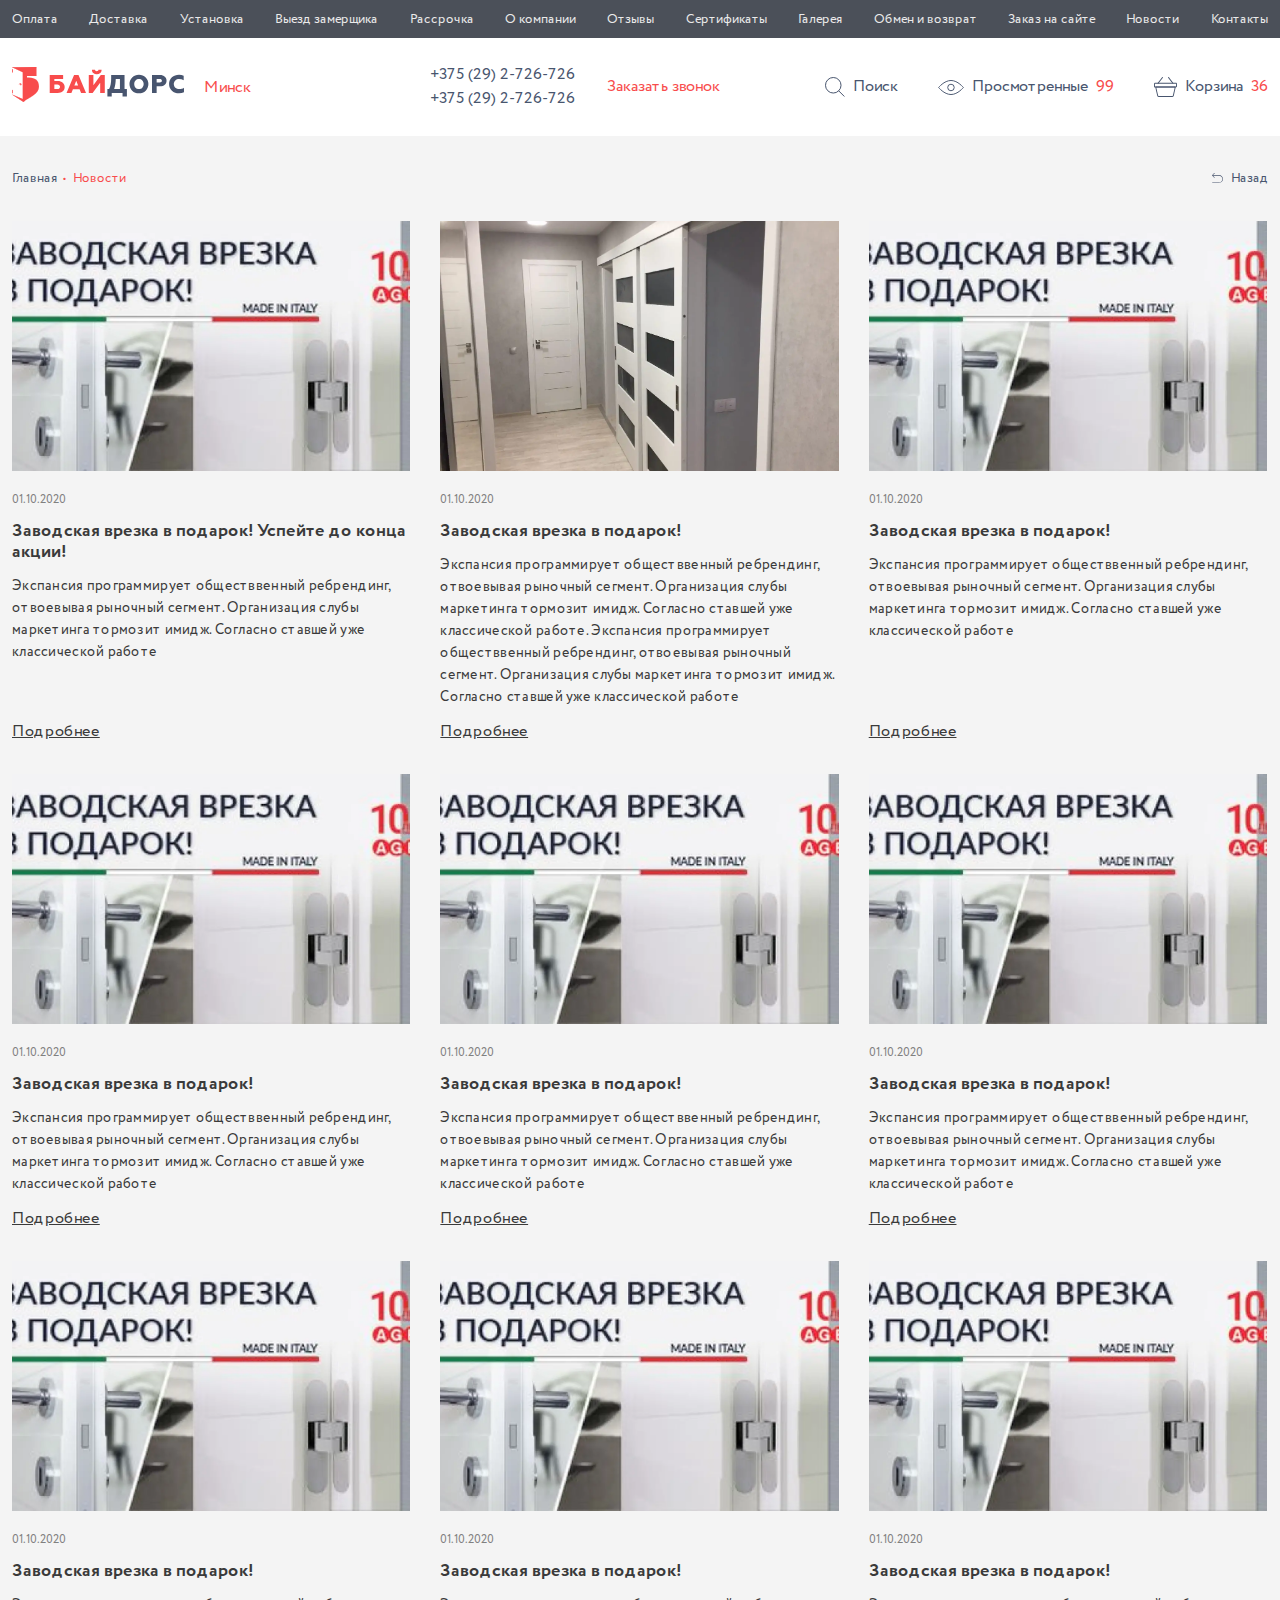
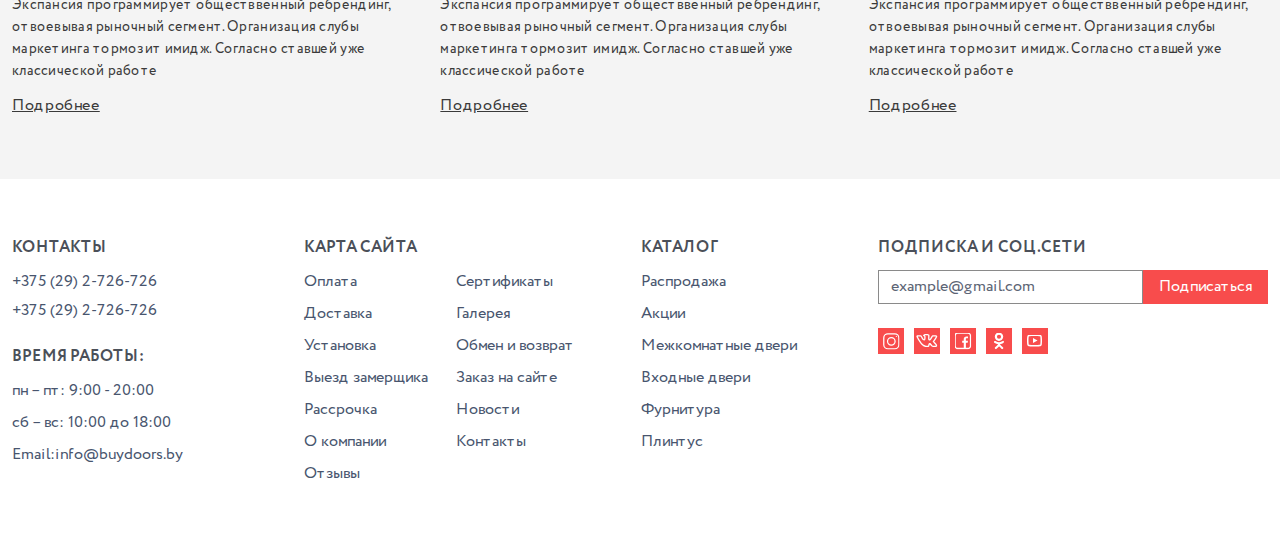
<file: news-page.html>
<!DOCTYPE html>
<html lang="en">
<head>
    <meta charset="UTF-8">
    <meta name="viewport" content="width=device-width, initial-scale=1.0">
    <title>Входные и межкомнатные двери - компания Bydoors</title>
    <link rel="stylesheet" href="css/style.css">
</head>
<body>
    <!-- page-main-content starts-->
    <div class="page-main-content">
        <!-- header starts -->
        <header class="header">
            <div class="header-top">
                <div class="container container_header-top">
                    <nav class="header-top__menu" data-da="menu-block,3,1024">
                        <ul class="header-top__menu-list header-top__menu-list_no-catalogue-menu-list">
                            <li class="header-top__menu-item"> <a href="text-page.html" class="header-top__menu-link">Оплата</a></li>
                            <li class="header-top__menu-item"><a href="text-page.html" class="header-top__menu-link">Доставка</a></li>
                            <li class="header-top__menu-item"><a href="text-page.html" class="header-top__menu-link">Установка</a></li>
                            <li class="header-top__menu-item"><a href="text-page.html" class="header-top__menu-link">Выезд замерщика</a></li>
                            <li class="header-top__menu-item"><a href="text-page.html" class="header-top__menu-link">Рассрочка</a></li>
                            <li class="header-top__menu-item"><a href="about-company-page.html" class="header-top__menu-link">О компании</a></li>
                            <li class="header-top__menu-item"><a href="feedback-page.html" class="header-top__menu-link">Отзывы</a></li>
                            <li class="header-top__menu-item"><a href="text-page.html" class="header-top__menu-link">Сертификаты</a></li>
                            <li class="header-top__menu-item"><a href="gallery-page.html" class="header-top__menu-link">Галерея</a></li>
                            <li class="header-top__menu-item"><a href="text-page.html" class="header-top__menu-link">Обмен и возврат</a></li>
                            <li class="header-top__menu-item"><a href="text-page.html" class="header-top__menu-link">Заказ на сайте</a></li>
                            <li class="header-top__menu-item"><a href="news-page.html" class="header-top__menu-link">Новости</a></li>
                            <li class="header-top__menu-item"><a href="contacts-page.html" class="header-top__menu-link">Контакты</a></li>
                        </ul>
                    </nav>
                </div>
            </div>

           <div class="header-bottom">
                <div class="container">
                    <div class="header-bottom__content-wrapper">
                        <label for="toggle-checkbox" class="header-bottom__burger-menu-open-button">
                            <span class="header-bottom__open-button-bar"></span>
                        </label>
                        <div class="header-bottom__logo-city-block">
                            <div class="header-bottom__logo-wrapper">
                                <a href="index.html" class="header-bottom__logo-link"><picture><source srcset="img/header/logo.svg" type="image/webp"><img  src="img/header/logo.svg" class="header-bottom__logo-image" alt="логотип компании"></picture></a>
                            </div>
                            <div class="header-bottom__city-select-wrapper" data-da="header,last,1024">
                                <select name="city-select" id="city-select" class="header-bottom__city-select">
                                    <option value="Минск" data-value="Минск" disabled>Минск</option>
                                    <option value="Минск">Минск</option>
                                    <option value="Гомель">Гомель</option>
                                    <option value="Могилёв">Могилёв</option>
                                    <option value="Борисов">Борисов</option>
                                    <option value="Брест">Брест</option>
                                    <option value="Витебск">Витебск</option>
                                    <option value="Барановичи">Барановичи</option>
                                </select>
                            </div>
                        </div>
                        <div class="header-bottom__phones-block">
                            <div class="header-bottom__numbers" data-da="menu-block,2,1024" data-value="Минск">
                                <a href="tel:+375292726726" class="header-bottom__phone">+375 (29) 2-726-726</a>
                                <a href="tel:+375292726726" class="header-bottom__phone">+375 (29) 2-726-726</a>
                            </div>
                            <div class="header-bottom__numbers" data-da="menu-block,2,1024" data-value="Гомель">
                                <a href="tel:+375292726725" class="header-bottom__phone">+375 (29) 2-726-725</a>
                                <a href="tel:+375292726725" class="header-bottom__phone">+375 (29) 2-726-725</a>
                            </div>
                            <div class="header-bottom__numbers" data-da="menu-block,2,1024" data-value="Могилёв">
                                <a href="tel:+375292726724" class="header-bottom__phone">+375 (29) 2-726-724</a>
                                <a href="tel:+375292726724" class="header-bottom__phone">+375 (29) 2-726-724</a>
                            </div>
                            <div class="header-bottom__numbers" data-da="menu-block,2,1024" data-value="Борисов">
                                <a href="tel:+375292726723" class="header-bottom__phone">+375 (29) 2-726-723</a>
                                <a href="tel:+375292726723" class="header-bottom__phone">+375 (29) 2-726-723</a>
                            </div>
                            <div class="header-bottom__numbers" data-da="menu-block,2,1024" data-value="Брест">
                                <a href="tel:+375292726722" class="header-bottom__phone">+375 (29) 2-726-722</a>
                                <a href="tel:+375292726722" class="header-bottom__phone">+375 (29) 2-726-722</a>
                            </div>
                            <div class="header-bottom__numbers" data-da="menu-block,2,1024" data-value="Витебск">
                                <a href="tel:+375292726721" class="header-bottom__phone">+375 (29) 2-726-721</a>
                                <a href="tel:+375292726721" class="header-bottom__phone">+375 (29) 2-726-721</a>
                            </div>
                            <div class="header-bottom__numbers" data-da="menu-block,2,1024" data-value="Барановичи">
                                <a href="tel:+375292726723" class="header-bottom__phone">+375 (29) 2-726-720</a>
                                <a href="tel:+375292726723" class="header-bottom__phone">+375 (29) 2-726-720</a>
                            </div>
                            <span class="header-bottom__order-call-button">Заказать звонок</span>
                        </div>
                        <div class="header-bottom__search-cart-block">
                            <div class="header-bottom__search">
                                <svg class="header-bottom__search-icon" width="20" height="20" viewBox="0 0 20 20" fill="none" xmlns="http://www.w3.org/2000/svg">
                                    <circle cx="8.26079" cy="8.26079" r="7.76079" stroke="#48556E"/>
                                    <line x1="13.5708" y1="13.6898" x2="19.3534" y2="19.4723" stroke="#48556E"/>
                                </svg>
                                <span class="header-bottom__search-text">Поиск</span>
                            </div>
                            <a href="catalogue-page.html" class="header-bottom__goods-seen-block">
                                <svg class="header-bottom__goods-seen-icon" width="26" height="15" viewBox="0 0 26 15" fill="none" xmlns="http://www.w3.org/2000/svg">
                                    <path d="M0.632271 7.51139C0.629039 7.50756 0.625837 7.50376 0.622665 7.5C0.625837 7.49624 0.629039 7.49244 0.632271 7.48861C0.800759 7.28908 1.05073 7.00229 1.37347 6.65733C2.0195 5.96683 2.95423 5.04634 4.10794 4.12681C6.4279 2.27778 9.57162 0.481856 13 0.481856C16.4284 0.481856 19.5721 2.27778 21.8921 4.12681C23.0458 5.04634 23.9805 5.96683 24.6265 6.65733C24.9493 7.00229 25.1992 7.28908 25.3677 7.48861C25.371 7.49244 25.3742 7.49624 25.3773 7.5C25.3742 7.50376 25.371 7.50756 25.3677 7.51139C25.1992 7.71092 24.9493 7.99771 24.6265 8.34267C23.9805 9.03318 23.0458 9.95366 21.8921 10.8732C19.5721 12.7222 16.4284 14.5181 13 14.5181C9.57162 14.5181 6.4279 12.7222 4.10794 10.8732C2.95423 9.95366 2.0195 9.03318 1.37347 8.34267C1.05073 7.99771 0.800759 7.71092 0.632271 7.51139Z" stroke="#48556E" stroke-width="0.963712"/>
                                    <circle cx="12.9687" cy="7.48338" r="3.25983" stroke="#48556E" stroke-width="0.963712"/>
                                </svg>
                                <span class="header-bottom__goods-seen-text">Просмотренные</span>
                                <span class="header-bottom__goods-seen-amount">99</span>
                            </a>
                            <a href="cart-page.html" class="header-bottom__to-cart-block-link">
                                <svg class="header-bottom__cart-icon" width="23" height="20" viewBox="0 0 23 20" fill="none" xmlns="http://www.w3.org/2000/svg">
                                    <path d="M20.8282 9.87384C20.7739 10.117 20.7172 10.3626 20.6629 10.6058C20.5283 11.2008 20.3937 11.7982 20.2591 12.3932C20.0891 13.1464 19.9191 13.9019 19.7491 14.6551C19.5886 15.3658 19.428 16.0765 19.2675 16.7848C19.1612 17.2523 19.0573 17.7175 18.9511 18.185C18.9322 18.2653 18.9157 18.3432 18.8968 18.4235V18.4258C18.8897 18.4589 18.8826 18.4896 18.8708 18.5226C18.8637 18.5439 18.8212 18.6501 18.8496 18.5887C18.8802 18.525 18.833 18.6194 18.8236 18.6336C18.8094 18.6619 18.7929 18.6903 18.774 18.7162C18.7598 18.7375 18.6984 18.7989 18.7457 18.7587C18.7952 18.7162 18.715 18.7894 18.6984 18.806C18.6772 18.8296 18.6536 18.8485 18.63 18.8721C18.5662 18.9311 18.6984 18.8272 18.6252 18.8768C18.5686 18.9146 18.5072 18.9476 18.4482 18.9807C18.4033 19.0043 18.4859 18.9641 18.4883 18.9641C18.4741 18.9641 18.4552 18.976 18.4434 18.9807C18.4127 18.9925 18.382 19.0019 18.3514 19.009C18.3207 19.0185 18.2876 19.0232 18.2569 19.0303C18.2073 19.0421 18.2994 19.0255 18.3018 19.0255C18.2829 19.0208 18.2545 19.0303 18.2357 19.0303C18.0491 19.0397 17.8579 19.0326 17.6714 19.0326C17.218 19.0326 16.7647 19.0326 16.3113 19.0326C15.6597 19.0326 15.0056 19.0326 14.354 19.0326C13.5961 19.0326 12.8358 19.0326 12.0779 19.0326C11.294 19.0326 10.5101 19.0326 9.72619 19.0326C9.00841 19.0326 8.29299 19.0326 7.57521 19.0326C7.01563 19.0326 6.45368 19.0326 5.8941 19.0326C5.58007 19.0326 5.26368 19.0326 4.94965 19.0326C4.87173 19.0326 4.79382 19.0303 4.7159 19.0279C4.66395 19.0255 4.7584 19.0326 4.76076 19.035C4.74895 19.0279 4.72534 19.0279 4.71354 19.0255C4.68284 19.0185 4.64979 19.0114 4.61909 19.0019C4.5884 18.9925 4.5577 18.9807 4.52701 18.9712C4.47743 18.9547 4.56479 18.9854 4.56715 18.9878C4.5577 18.976 4.52465 18.9665 4.51048 18.9594C4.45618 18.9311 4.40423 18.8815 4.34993 18.8579C4.35229 18.8579 4.4184 18.9169 4.38298 18.8815C4.37117 18.8697 4.35937 18.8603 4.34756 18.8508C4.32159 18.8248 4.29562 18.7989 4.26965 18.7729C4.26256 18.7658 4.2484 18.7398 4.23895 18.7375C4.24131 18.7375 4.29326 18.813 4.26492 18.7705C4.2484 18.7446 4.22951 18.7186 4.21062 18.6903C4.19409 18.6619 4.17756 18.636 4.1634 18.6053C4.15867 18.5958 4.15159 18.5675 4.14215 18.5628C4.15867 18.5769 4.17284 18.6501 4.15395 18.5864C4.13506 18.5321 4.1209 18.4778 4.10673 18.4235C4.04298 18.1472 3.98159 17.8686 3.91784 17.59C3.77853 16.9761 3.63923 16.3622 3.50228 15.7483C3.32992 14.9904 3.15992 14.2325 2.98756 13.4745C2.82936 12.7757 2.67117 12.0768 2.51297 11.3779C2.41381 10.9363 2.31464 10.4972 2.21547 10.0556C2.20131 9.99426 2.18714 9.93287 2.17534 9.87384C2.02422 10.0722 1.87075 10.2729 1.71964 10.4712C1.89436 10.4712 2.06908 10.4712 2.24381 10.4712C2.71839 10.4712 3.19534 10.4712 3.66992 10.4712C4.36881 10.4712 5.07007 10.4712 5.76896 10.4712C6.62604 10.4712 7.48313 10.4712 8.34021 10.4712C9.27994 10.4712 10.2173 10.4712 11.157 10.4712C12.1015 10.4712 13.0459 10.4712 13.988 10.4712C14.8711 10.4712 15.7565 10.4712 16.6395 10.4712C17.3857 10.4712 18.1341 10.4712 18.8802 10.4712C19.4162 10.4712 19.9498 10.4712 20.4858 10.4712C20.7408 10.4712 20.9958 10.4759 21.2484 10.4712C21.2603 10.4712 21.2697 10.4712 21.2815 10.4712C21.5294 10.4712 21.7655 10.254 21.7537 9.99898C21.7419 9.74398 21.5459 9.52676 21.2815 9.52676C21.1068 9.52676 20.9321 9.52676 20.7573 9.52676C20.2827 9.52676 19.8058 9.52676 19.3312 9.52676C18.6323 9.52676 17.9311 9.52676 17.2322 9.52676C16.3751 9.52676 15.518 9.52676 14.6609 9.52676C13.7212 9.52676 12.7838 9.52676 11.8441 9.52676C10.8997 9.52676 9.95522 9.52676 9.01313 9.52676C8.13007 9.52676 7.24466 9.52676 6.3616 9.52676C5.61548 9.52676 4.86701 9.52676 4.1209 9.52676C3.58492 9.52676 3.05131 9.52676 2.51534 9.52676C2.26034 9.52676 2.00533 9.52203 1.75269 9.52676C1.74089 9.52676 1.73144 9.52676 1.71964 9.52676C1.40089 9.52676 1.19783 9.82662 1.26394 10.1241C1.32061 10.372 1.37728 10.6223 1.43158 10.8702C1.56853 11.4747 1.70547 12.0815 1.84242 12.6859C2.01478 13.4486 2.18714 14.2112 2.3595 14.9739C2.52006 15.6869 2.68061 16.3976 2.84117 17.1107C2.9427 17.564 3.04659 18.0197 3.14812 18.473C3.16464 18.5415 3.17881 18.61 3.19534 18.6785C3.34409 19.316 3.88478 19.8519 4.53881 19.9511C4.79145 19.9889 5.04409 19.9794 5.29909 19.9794C5.74771 19.9794 6.19632 19.9794 6.64729 19.9794C7.30368 19.9794 7.96007 19.9794 8.6141 19.9794C9.38383 19.9794 10.1536 19.9794 10.9233 19.9794C11.7143 19.9794 12.5052 19.9794 13.2986 19.9794C14.0163 19.9794 14.7365 19.9794 15.4543 19.9794C16.0162 19.9794 16.5782 19.9794 17.1401 19.9794C17.4494 19.9794 17.7611 19.9794 18.0704 19.9794C18.2191 19.9794 18.3608 19.97 18.5072 19.944C19.1423 19.8307 19.6594 19.2994 19.8034 18.6808C19.8625 18.4234 19.9191 18.1661 19.9782 17.9064C20.1175 17.2925 20.2544 16.6786 20.3937 16.0647C20.5661 15.3044 20.7361 14.5441 20.9084 13.7839C21.069 13.0755 21.2296 12.3672 21.3901 11.6565C21.4916 11.2079 21.5932 10.7593 21.6947 10.313C21.7089 10.2516 21.723 10.1879 21.7372 10.1265C21.7915 9.88565 21.664 9.60467 21.4066 9.54565C21.1705 9.48898 20.8872 9.61648 20.8282 9.87384Z" fill="#48556E"/>
                                    <path d="M22.0554 6.91558C22.0554 7.7278 22.0696 8.54239 22.0554 9.35461C22.0554 9.35933 22.0554 9.36169 22.0554 9.36642C22.0554 9.36642 22.0554 9.36642 22.0554 9.36878C22.0554 9.38058 22.0554 9.39003 22.0554 9.40183C22.0507 9.44433 22.053 9.44433 22.0578 9.40183C22.0601 9.39239 22.0601 9.38058 22.0625 9.37114C22.0578 9.39239 22.053 9.41128 22.0459 9.43253C22.0294 9.50572 22.0389 9.39475 22.0601 9.40656C22.0625 9.40892 22.0341 9.45378 22.0318 9.46086C21.994 9.5435 22.0955 9.4042 22.0318 9.46322C22.0153 9.47975 21.9916 9.49864 21.9775 9.51517C21.9468 9.55767 22.0719 9.46558 21.9869 9.50336C21.9798 9.50572 21.935 9.53406 21.9326 9.5317C21.9232 9.51281 22.0318 9.50336 21.9586 9.51753C21.9491 9.51989 21.9397 9.52225 21.9279 9.52697C21.8878 9.53642 21.8878 9.53642 21.9279 9.52933C21.9373 9.52697 21.9491 9.52697 21.9586 9.52461C21.9421 9.52697 21.9255 9.52697 21.9114 9.52697C21.9043 9.52697 21.8996 9.52697 21.8948 9.52697C21.8736 9.52697 21.8547 9.52697 21.8334 9.52697C21.7012 9.52697 21.5666 9.52697 21.4344 9.52697C20.8583 9.52697 20.2822 9.52697 19.7061 9.52697C18.8136 9.52697 17.9211 9.52697 17.0286 9.52697C15.933 9.52697 14.8351 9.52697 13.7395 9.52697C12.5731 9.52697 11.4068 9.52697 10.2404 9.52697C9.11647 9.52697 7.99257 9.52697 6.87104 9.52697C5.90771 9.52697 4.94201 9.52697 3.97867 9.52697C3.29867 9.52697 2.61867 9.52697 1.93867 9.52697C1.66242 9.52697 1.38617 9.5317 1.11228 9.52697H1.10991C1.10991 9.52697 1.07922 9.52697 1.07686 9.52697C0.980053 9.52697 1.13589 9.55767 1.09339 9.52933C1.0863 9.52461 1.01783 9.51281 1.01783 9.50808C1.01547 9.51517 1.12644 9.55295 1.02019 9.50336C0.951719 9.47031 1.06033 9.50808 1.04144 9.52461C1.03908 9.52697 1.0013 9.4892 0.996581 9.48447C0.989497 9.47739 0.982414 9.47031 0.975331 9.46322C0.949358 9.43253 0.949358 9.43253 0.975331 9.46322C0.982414 9.47031 0.987136 9.47975 0.99422 9.48683C0.982414 9.47031 0.972969 9.45142 0.963525 9.43489C0.921025 9.3735 0.994219 9.4585 0.972969 9.46322C0.970608 9.46322 0.956442 9.41128 0.954081 9.4042C0.918664 9.31211 0.954081 9.48211 0.954081 9.42072C0.954081 9.40892 0.951719 9.37822 0.951719 9.37114C0.949358 9.24364 0.951719 9.11614 0.951719 8.98864C0.951719 8.4503 0.951719 7.91433 0.951719 7.37599C0.951719 7.22724 0.949358 7.07613 0.951719 6.92738C0.951719 6.92502 0.951719 6.92266 0.951719 6.9203C0.951719 6.91085 0.951719 6.89669 0.951719 6.88724C0.951719 6.79044 0.921025 6.94863 0.949358 6.90377C0.954081 6.89669 0.965886 6.82822 0.970608 6.82822C0.980053 6.83058 0.91158 6.93446 0.961164 6.85655C0.958803 6.86127 0.991858 6.8046 0.991858 6.8046C0.946997 6.85891 0.942275 6.86599 0.975331 6.82822C0.982414 6.82113 0.989497 6.81405 0.996581 6.80697C1.00366 6.79988 1.01075 6.7928 1.01783 6.78571C1.04853 6.75974 1.04853 6.75974 1.01783 6.78571C1.01075 6.7928 1.0013 6.79752 0.99422 6.8046C1.01075 6.7928 1.02964 6.78335 1.04616 6.77391C1.10755 6.73141 1.02255 6.8046 1.01783 6.78335C1.01783 6.78099 1.06978 6.76683 1.07686 6.76446C1.16894 6.72905 0.998942 6.76446 1.06033 6.76446C1.01075 6.76446 1.22325 6.75974 1.10991 6.7621C1.10991 6.7621 1.10991 6.7621 1.11228 6.7621C1.18547 6.75974 1.25866 6.7621 1.33422 6.7621C1.81825 6.7621 2.29992 6.7621 2.78395 6.7621C3.61034 6.7621 4.43673 6.7621 5.26548 6.7621C6.3209 6.7621 7.37868 6.7621 8.4341 6.7621C9.59577 6.7621 10.7598 6.7621 11.9215 6.7621C13.0666 6.7621 14.2118 6.7621 15.3545 6.7621C16.3651 6.7621 17.378 6.7621 18.3886 6.7621C19.1489 6.7621 19.9091 6.7621 20.6694 6.7621C21.0543 6.7621 21.4415 6.7621 21.8264 6.7621C21.85 6.7621 21.8736 6.7621 21.8972 6.7621H21.8996C21.9114 6.7621 22.0459 6.7621 21.9326 6.7621C22.0105 6.7621 21.8996 6.77391 21.9019 6.75738C21.9019 6.75502 21.9539 6.77155 21.9633 6.77391C22.0554 6.7928 21.9137 6.73141 21.9491 6.76683C21.9539 6.77155 22.0176 6.80224 22.0153 6.8046C22.0105 6.81169 21.9279 6.72196 21.9916 6.78808C22.0058 6.80224 22.02 6.81641 22.0341 6.83058C22.1003 6.89197 22.0129 6.76919 22.0247 6.81877C22.0271 6.82585 22.0672 6.88252 22.0625 6.88488C22.053 6.8896 22.0294 6.76919 22.0483 6.85891C22.0483 6.85419 22.0648 6.9203 22.0648 6.9203C22.0625 6.89905 22.0601 6.8778 22.0578 6.85655C22.0554 6.87308 22.0554 6.89433 22.0554 6.91558C22.0625 7.16349 22.2679 7.39961 22.5276 7.3878C22.7779 7.37599 23.0069 7.18002 22.9998 6.91558C22.9833 6.27571 22.4733 5.81057 21.8453 5.81057C21.7154 5.81057 21.5879 5.81057 21.458 5.81057C20.8772 5.81057 20.2964 5.81057 19.7132 5.81057C18.8041 5.81057 17.8975 5.81057 16.9884 5.81057C15.874 5.81057 14.7619 5.81057 13.6475 5.81057C12.4645 5.81057 11.284 5.81057 10.1011 5.81057C8.96063 5.81057 7.82021 5.81057 6.67979 5.81057C5.71882 5.81057 4.75784 5.81057 3.79451 5.81057C3.13339 5.81057 2.47228 5.81057 1.81117 5.81057C1.63172 5.81057 1.45228 5.81057 1.27519 5.81057C1.12172 5.81057 0.975331 5.80821 0.821858 5.84835C0.333106 5.97349 0.0119945 6.43155 0.00255 6.92738C0.000188884 7.08322 0.00255 7.23669 0.00255 7.39252C0.00255 7.93794 0.00255 8.48336 0.00255 9.02878C0.00255 9.15628 -0.00453334 9.2885 0.00491113 9.41836C0.0497724 10.0086 0.51019 10.462 1.10755 10.4738C1.17603 10.4761 1.2445 10.4738 1.31061 10.4738C1.79464 10.4738 2.28103 10.4738 2.76506 10.4738C3.60326 10.4738 4.44145 10.4738 5.27729 10.4738C6.35396 10.4738 7.42827 10.4738 8.50494 10.4738C9.68313 10.4738 10.8637 10.4738 12.0419 10.4738C13.2012 10.4738 14.3629 10.4738 15.5222 10.4738C16.5398 10.4738 17.5598 10.4738 18.5775 10.4738C19.3212 10.4738 20.0673 10.4738 20.8111 10.4738C21.1605 10.4738 21.51 10.4761 21.8571 10.4738C22.4875 10.4714 22.9857 9.98975 22.9951 9.35461C23.0022 8.91072 22.9951 8.46919 22.9951 8.0253C22.9951 7.65697 22.9951 7.28627 22.9951 6.91794C22.9951 6.67002 22.7779 6.43391 22.5229 6.44571C22.2726 6.45516 22.0554 6.65113 22.0554 6.91558Z" fill="#48556E"/>
                                    <path d="M14.1127 0.712912C14.6085 1.3693 15.102 2.02569 15.5978 2.68208C16.3817 3.72098 17.1656 4.75987 17.9495 5.80112C18.1313 6.04196 18.3131 6.28279 18.4949 6.52362C18.6437 6.7196 18.9105 6.84237 19.1419 6.69362C19.3355 6.56848 19.4701 6.25918 19.3119 6.04668C18.816 5.39029 18.3226 4.7339 17.8267 4.07751C17.0428 3.03861 16.259 1.99972 15.4751 0.958468C15.2933 0.717634 15.1114 0.4768 14.9296 0.235966C14.7809 0.0399936 14.5141 -0.0827846 14.2827 0.0659658C14.0867 0.191105 13.9521 0.500412 14.1127 0.712912Z" fill="#48556E"/>
                                    <path d="M4.50737 6.52137C5.00321 5.86498 5.49668 5.20859 5.99252 4.5522C6.77641 3.5133 7.5603 2.47441 8.34419 1.43316C8.52599 1.19233 8.7078 0.951491 8.88961 0.710657C9.03836 0.512324 8.92738 0.174684 8.71961 0.0637111C8.47169 -0.0685115 8.23322 0.0212111 8.07266 0.233712C7.57682 0.890103 7.08335 1.54649 6.58752 2.20288C5.80363 3.24178 5.01973 4.28067 4.23584 5.32192C4.05404 5.56276 3.87223 5.80359 3.69042 6.04442C3.54167 6.24276 3.65265 6.5804 3.86043 6.69137C4.1107 6.82359 4.34918 6.73387 4.50737 6.52137Z" fill="#48556E"/>
                                </svg>
                                <span class="header-bottom__cart-text">Корзина</span>
                                <span class="header-bottom__in-cart-amount">36</span>      
                            </a>
                        </div>
                    </div>
                </div>
            </div>
        </header>
        <!-- header end -->

        <main class="news-page-main">
            <input id="toggle-checkbox" type="checkbox" class="menu-section__toggle-checkbox">
            <div class="menu-section__background-mobile"></div>
            <div class="good-card-section__menu-block menu-block menu-block_no-catalogue-menu-block"></div>   
            <div class="container">
                <div class="page-top-block">
                    <div class="page-top-block__breadcrumbs">
                        <a href="index.html" class="page-top-block__breadcrumbs-item">Главная</a>
                        <a href="#" class="page-top-block__breadcrumbs-item active">Новости</a>
                    </div>
                    <a href="index.html" class="page-top-block__back-link">
                        <svg class="page-top-block__back-link-image" width="11" height="11" viewBox="0 0 11 11" fill="none" xmlns="http://www.w3.org/2000/svg">
                            <path d="M11 6.04836C10.9988 7.10121 10.574 8.11059 9.81893 8.85504C9.06386 9.59949 8.04013 10.0182 6.97234 10.0194H0.484744C0.407599 10.0194 0.333614 9.98916 0.279064 9.93538C0.224514 9.88159 0.193869 9.80864 0.193869 9.73257C0.193869 9.65651 0.224514 9.58356 0.279064 9.52977C0.333614 9.47599 0.407599 9.44577 0.484744 9.44577H6.97234C7.88621 9.44577 8.76266 9.08781 9.40886 8.45065C10.0551 7.81349 10.4181 6.94931 10.4181 6.04822C10.4181 5.14713 10.0551 4.28295 9.40886 3.64579C8.76266 3.00862 7.88621 2.65067 6.97234 2.65067H0.990954L2.59787 4.23509C2.62544 4.2616 2.6474 4.29324 2.66247 4.32818C2.67755 4.36312 2.68543 4.40066 2.68568 4.43863C2.68592 4.4766 2.67852 4.51424 2.66389 4.54937C2.64927 4.58449 2.62772 4.6164 2.60049 4.64325C2.57326 4.6701 2.54089 4.69135 2.50527 4.70577C2.46965 4.72019 2.43147 4.72749 2.39297 4.72725C2.35446 4.72701 2.31638 4.71923 2.28095 4.70437C2.24551 4.68951 2.21342 4.66785 2.18654 4.64067L0.0831036 2.56666C0.0805148 2.56414 0.0797584 2.56064 0.077286 2.55806C0.0531843 2.53358 0.0337886 2.50499 0.0200417 2.47368L0.0197801 2.47271C0.018762 2.47024 0.0188201 2.4676 0.0178602 2.46508C0.00691636 2.43609 0.000882432 2.40553 3.31776e-07 2.37462C-1.46921e-05 2.36496 0.00048054 2.35531 0.00148387 2.34571C0.00443758 2.31157 0.0125964 2.27807 0.0256848 2.24633C0.0394308 2.21473 0.0588865 2.18586 0.0831036 2.16112L2.18654 0.0871183C2.21339 0.0598196 2.24549 0.0380599 2.28095 0.0231051C2.31641 0.00815026 2.35454 0.000298919 2.39311 8.37069e-06C2.43168 -0.000282178 2.46992 0.00699374 2.50561 0.0214126C2.5413 0.0358314 2.57373 0.0571052 2.601 0.0839961C2.62828 0.110887 2.64986 0.142858 2.66448 0.178049C2.67911 0.213239 2.68649 0.250946 2.6862 0.288976C2.6859 0.327006 2.67795 0.364598 2.66278 0.399567C2.64762 0.434535 2.62555 0.46618 2.59787 0.492661L0.990954 2.0772H6.97234C8.04013 2.07842 9.06384 2.4972 9.8189 3.24167C10.574 3.98614 10.9987 4.99551 11 6.04836Z" fill="#48556E"/>
                        </svg>                            
                        <span class="page-top-block__back-link-text">Назад</span>
                    </a>
                </div>
            </div>

            <section class="news-section">
                <div class="container">
                    <div class="news-section__news-wrapper">
                        <div class="news-section__news-item">
                            <div class="news-section__news-item-image-block">
                                <a class="news-section__news-image-link" href="text-page.html"><picture><source srcset="img/news-page/news-image-1.webp" type="image/webp"><img class="news-section__image" src="img/news-page/news-image-1.jpg" alt="обложка новости"></picture></a>
                            </div>
                            <div class="news-section__news-item-info-block">
                                <span class="news-section__news-date">01.10.2020</span>
                                <a href="text-page.html" class="news-section__news-text-block-link">
                                    <h2 class="news-section__news-headline">Заводская врезка в подарок! Успейте до конца акции!</h2>
                                    <p class="news-section__news-text">Экспансия программирует обществвенный ребрендинг, отвоевывая рыночный сегмент. Организация слубы маркетинга тормозит имидж. Согласно ставшей уже классической работе </p>
                                </a>
                            </div>
                            <a href="text-page.html" class="news-section__details-link">Подробнее</a>
                        </div>
                        <div class="news-section__news-item">
                            <div class="news-section__news-item-image-block">
                                <a class="news-section__news-image-link" href="text-page.html"><picture><source srcset="img/_gallery-page/gallery-image-4.webp" type="image/webp"><img class="news-section__image" src="img/_gallery-page/gallery-image-4.jpg" alt="обложка новости"></picture></a>
                            </div>
                            <div class="news-section__news-item-info-block">
                                <span class="news-section__news-date">01.10.2020</span>
                                <a href="text-page.html" class="news-section__news-text-block-link">
                                    <h2 class="news-section__news-headline">Заводская врезка в подарок!</h2>
                                    <p class="news-section__news-text">Экспансия программирует обществвенный ребрендинг, отвоевывая рыночный сегмент. Организация слубы маркетинга тормозит имидж. Согласно ставшей уже классической работе. Экспансия программирует обществвенный ребрендинг, отвоевывая рыночный сегмент. Организация слубы маркетинга тормозит имидж. Согласно ставшей уже классической работе </p>
                                </a>
                            </div>
                            <a href="text-page.html" class="news-section__details-link">Подробнее</a>
                        </div>
                        <div class="news-section__news-item">
                            <div class="news-section__news-item-image-block">
                                <a class="news-section__news-image-link" href="text-page.html"><picture><source srcset="img/news-page/news-image-1.webp" type="image/webp"><img class="news-section__image" src="img/news-page/news-image-1.jpg" alt="обложка новости"></picture></a>
                            </div>
                            <div class="news-section__news-item-info-block">
                                <span class="news-section__news-date">01.10.2020</span>
                                <a href="text-page.html" class="news-section__news-text-block-link">
                                    <h2 class="news-section__news-headline">Заводская врезка в подарок!</h2>
                                    <p class="news-section__news-text">Экспансия программирует обществвенный ребрендинг, отвоевывая рыночный сегмент. Организация слубы маркетинга тормозит имидж. Согласно ставшей уже классической работе </p>
                                </a>
                            </div>
                            <a href="text-page.html" class="news-section__details-link">Подробнее</a>
                        </div>
                        <div class="news-section__news-item">
                            <div class="news-section__news-item-image-block">
                                <a class="news-section__news-image-link" href="text-page.html"><picture><source srcset="img/news-page/news-image-1.webp" type="image/webp"><img class="news-section__image" src="img/news-page/news-image-1.jpg" alt="обложка новости"></picture></a>
                            </div>
                            <div class="news-section__news-item-info-block">
                                <span class="news-section__news-date">01.10.2020</span>
                                <a href="text-page.html" class="news-section__news-text-block-link">
                                    <h2 class="news-section__news-headline">Заводская врезка в подарок!</h2>
                                    <p class="news-section__news-text">Экспансия программирует обществвенный ребрендинг, отвоевывая рыночный сегмент. Организация слубы маркетинга тормозит имидж. Согласно ставшей уже классической работе </p>
                                </a>
                            </div>
                            <a href="text-page.html" class="news-section__details-link">Подробнее</a>
                        </div>
                        <div class="news-section__news-item">
                            <div class="news-section__news-item-image-block">
                                <a class="news-section__news-image-link" href="text-page.html"><picture><source srcset="img/news-page/news-image-1.webp" type="image/webp"><img class="news-section__image" src="img/news-page/news-image-1.jpg" alt="обложка новости"></picture></a>
                            </div>
                            <div class="news-section__news-item-info-block">
                                <span class="news-section__news-date">01.10.2020</span>
                                <a href="text-page.html" class="news-section__news-text-block-link">
                                    <h2 class="news-section__news-headline">Заводская врезка в подарок!</h2>
                                    <p class="news-section__news-text">Экспансия программирует обществвенный ребрендинг, отвоевывая рыночный сегмент. Организация слубы маркетинга тормозит имидж. Согласно ставшей уже классической работе </p>
                                </a>
                            </div>
                            <a href="text-page.html" class="news-section__details-link">Подробнее</a>
                        </div>
                        <div class="news-section__news-item">
                            <div class="news-section__news-item-image-block">
                                <a class="news-section__news-image-link" href="text-page.html"><picture><source srcset="img/news-page/news-image-1.webp" type="image/webp"><img class="news-section__image" src="img/news-page/news-image-1.jpg" alt="обложка новости"></picture></a>
                            </div>
                            <div class="news-section__news-item-info-block">
                                <span class="news-section__news-date">01.10.2020</span>
                                <a href="text-page.html" class="news-section__news-text-block-link">
                                    <h2 class="news-section__news-headline">Заводская врезка в подарок!</h2>
                                    <p class="news-section__news-text">Экспансия программирует обществвенный ребрендинг, отвоевывая рыночный сегмент. Организация слубы маркетинга тормозит имидж. Согласно ставшей уже классической работе </p>
                                </a>
                            </div>
                            <a href="text-page.html" class="news-section__details-link">Подробнее</a>
                        </div>
                        <div class="news-section__news-item">
                            <div class="news-section__news-item-image-block">
                                <a class="news-section__news-image-link" href="text-page.html"><picture><source srcset="img/news-page/news-image-1.webp" type="image/webp"><img class="news-section__image" src="img/news-page/news-image-1.jpg" alt="обложка новости"></picture></a>
                            </div>
                            <div class="news-section__news-item-info-block">
                                <span class="news-section__news-date">01.10.2020</span>
                                <a href="text-page.html" class="news-section__news-text-block-link">
                                    <h2 class="news-section__news-headline">Заводская врезка в подарок!</h2>
                                    <p class="news-section__news-text">Экспансия программирует обществвенный ребрендинг, отвоевывая рыночный сегмент. Организация слубы маркетинга тормозит имидж. Согласно ставшей уже классической работе </p>
                                </a>
                            </div>
                            <a href="text-page.html" class="news-section__details-link">Подробнее</a>
                        </div>
                        <div class="news-section__news-item">
                            <div class="news-section__news-item-image-block">
                                <a class="news-section__news-image-link" href="text-page.html"><picture><source srcset="img/news-page/news-image-1.webp" type="image/webp"><img class="news-section__image" src="img/news-page/news-image-1.jpg" alt="обложка новости"></picture></a>
                            </div>
                            <div class="news-section__news-item-info-block">
                                <span class="news-section__news-date">01.10.2020</span>
                                <a href="text-page.html" class="news-section__news-text-block-link">
                                    <h2 class="news-section__news-headline">Заводская врезка в подарок!</h2>
                                    <p class="news-section__news-text">Экспансия программирует обществвенный ребрендинг, отвоевывая рыночный сегмент. Организация слубы маркетинга тормозит имидж. Согласно ставшей уже классической работе </p>
                                </a>
                            </div>
                            <a href="text-page.html" class="news-section__details-link">Подробнее</a>
                        </div>
                        <div class="news-section__news-item">
                            <div class="news-section__news-item-image-block">
                                <a class="news-section__news-image-link" href="text-page.html"><picture><source srcset="img/news-page/news-image-1.webp" type="image/webp"><img class="news-section__image" src="img/news-page/news-image-1.jpg" alt="обложка новости"></picture></a>
                            </div>
                            <div class="news-section__news-item-info-block">
                                <span class="news-section__news-date">01.10.2020</span>
                                <a href="text-page.html" class="news-section__news-text-block-link">
                                    <h2 class="news-section__news-headline">Заводская врезка в подарок!</h2>
                                    <p class="news-section__news-text">Экспансия программирует обществвенный ребрендинг, отвоевывая рыночный сегмент. Организация слубы маркетинга тормозит имидж. Согласно ставшей уже классической работе </p>
                                </a>
                            </div>
                            <a href="text-page.html" class="news-section__details-link">Подробнее</a>
                        </div>
                    </div>
                </div>
            </section>
        </main>

        <!-- footer starts -->
        <footer class="footer">
            <div class="container">
                <div class="footer-content-wrapper">
                    <div class="footer-block footer-block_contacts-schedule-block">
                        <div class="footer-block__items-block footer-block__items-block_contacts">
                            <div class="footer-block__headline">
                                Контакты
                            </div>
                            <a href="tel:+375292726726" class="footer-block__item footer-block__item_link">
                                +375 (29) 2-726-726
                            </a>
                            <a href="tel:+375292726726" class="ffooter-block__item footer-block__item_link">
                                +375 (29) 2-726-726
                            </a>
                        </div>
                        <div class="footer-block__items-block footer-block__items-block_work-schedule">
                            <div class="footer-block__headline">
                                Время работы:
                            </div>
                            <span class="footer-block__item">
                                пн – пт: 9:00 - 20:00
                            </span>
                            <span class="footer-block__item">
                                сб – вс: 10:00 до 18:00
                            </span>
                            <a href="mailto:info@buydoors.by" class="footer-block__item footer-block__item_link">
                                Email:info@buydoors.by
                            </a>
                        </div>
                    </div>
                    <div class="footer-block footer-block_map-block">
                        <div class="footer-block__headline">
                            Карта сайта
                        </div>
                        <div class="footer-block__items-block-wrapper">
                            <div class="footer-block__items-block">
                                <a href="text-page.html" class="footer-block__item footer-block__item_link">Оплата</a>
                                <a href="text-page.html" class="footer-block__item footer-block__item_link">Доставка</a>
                                <a href="text-page.html" class="footer-block__item footer-block__item_link">Установка</a>
                                <a href="text-page.html" class="footer-block__item footer-block__item_link">Выезд замерщика</a>
                                <a href="text-page.html" class="footer-block__item footer-block__item_link">Рассрочка</a>
                                <a href="about-company-page.html" class="footer-block__item footer-block__item_link">О компании</a>
                                <a href="text-page.html" class="footer-block__item footer-block__item_link">Отзывы</a>
                            </div>
                            <div class="footer-block__items-block">
                                <a href="text-page.html" class="footer-block__item footer-block__item_link">Сертификаты</a>
                                <a href="gallery-page.html" class="footer-block__item footer-block__item_link">Галерея</a>
                                <a href="text-page.html" class="footer-block__item footer-block__item_link">Обмен и возврат</a>
                                <a href="text-page.html" class="footer-block__item footer-block__item_link">Заказ на сайте</a>
                                <a href="news-page.html" class="footer-block__item footer-block__item_link">Новости</a>
                                <a href="text-page.html" class="footer-block__item footer-block__item_link">Контакты</a>
                            </div>
                        </div>
                    </div>
                    <div class="footer-block footer-block_catalogue">
                        <div class="footer-block__headline">
                        Каталог
                        </div>
                        <div class="footer-block__items-block">
                            <a href="catalogue-page.html" class="footer-block__item footer-block__item_link">Распродажа</a>
                            <a href="actions-page.html" class="footer-block__item footer-block__item_link">Акции</a>
                            <a href="catalogue-page.html" class="footer-block__item footer-block__item_link">Межкомнатные двери</a>
                            <a href="catalogue-page.html" class="footer-block__item footer-block__item_link">Входные двери</a>
                            <a href="catalogue-page.html" class="footer-block__item footer-block__item_link">Фурнитура</a>
                            <a href="catalogue-page.html" class="footer-block__item footer-block__item_link">Плинтус</a>
                        </div>
                    </div>
                    <div class="footer-block footer-block_subscription">
                        <div class="footer-block__headline">
                            ПОДПИСКА И  СОЦ.СЕТИ
                        </div>
                        <form class="footer-block__email-form">
                            <input type="email" class="footer-block__email-input" name="email-to-subscribe" value="example@gmail.com" required>
                            <button type="submit" class="footer-block__subscription-button">Подписаться</button>
                        </form>
                        <div class="footer-block__icons-block">
                            <div class="footer-block__icons-image">
                                <a href="https://www.instagram.com/" class="footer-block__icon-link"><picture><source srcset="img/footer/insta-icon.svg" type="image/webp"><img src="img/footer/insta-icon.svg" alt="иконка instagramm" class="footer-block__image"></picture></a>
                            </div>
                            <div class="footer-block__icons-image">
                                <a href="https://vk.com/" class="footer-block__icon-link"><picture><source srcset="img/footer/vk-icon.svg" type="image/webp"><img src="img/footer/vk-icon.svg" alt="иконка vkontakte" class="footer-block__image"></picture></a>
                            </div>
                            <div class="footer-block__icons-image">
                                <a href="https://www.facebook.com/" class="footer-block__icon-link"><picture><source srcset="img/footer/facebook-icon.svg" type="image/webp"><img src="img/footer/facebook-icon.svg" alt="иконка facebook" class="footer-block__image"></picture></a>
                            </div>
                            <div class="footer-block__icons-image">
                                <a href="https://ok.ru/" class="footer-block__icon-link"><picture><source srcset="img/footer/odnoklassniki-icon.svg" type="image/webp"><img src="img/footer/odnoklassniki-icon.svg" alt="иконка odnoklassniki" class="footer-block__image"></picture></a>
                            </div>
                            <div class="footer-block__icons-image">
                                <a href="https://www.youtube.com/" class="footer-block__icon-link"><picture><source srcset="img/footer/youtube-icon.svg" type="image/webp"><img src="img/footer/youtube-icon.svg" alt="иконка youtube" class="footer-block__image"></picture></a>
                            </div>
                        </div>
                    </div>
                </div>
            </div>
        </footer>   
        <!-- footer end -->
    </div>
    <!-- page-main-content end -->

    <!-- page-search-content starts-->
    <div class="page-search-content">
        <div class="search-bar">
            <div class="container">
                <form method="get" name="searchForm" class="search-bar__form" action="/search/">
                    <div class="search-bar__input-wrapper">
                        <input id="main-search-unput" class="search-bar__input" type="text" name="searchInput" placeholder="Введите название товара">
                    </div>
                    <div class="search-bar__close-button">
                        <picture><source srcset="img/main-page/search-window/close-button.svg" type="image/webp"><img src="img/main-page/search-window/close-button.svg" alt="кнопка закрыть" class="search-bar__close-button-image"></picture>
                    </div>
                </form>
                
            </div>
        </div>
        <div class="search-results-block">
            <div class="container">
                <span class="search-results-block__amount-info">
                    Найдено 20 результатов
                </span>
                <div class="search-results-block__results-container" data-simplebar data-simplebar-auto-hide="false">
                    <div class="search-results-block__result-item result-item">
                        <div class="result-item__good-description-block">
                            <div class="result-item__image-wrapper">
                                <picture><source srcset="img/main-page/search-window/door.webp" type="image/webp"><img src="img/main-page/search-window/door.jpg" alt="фото товара" class="result-item__image"></picture>
                            </div>
                            <div class="result-item__description-params-block">
                                <span class="result-item__good-company">DEFORM Серия D</span>
                                <span class="result-item__good-title">D10 DEFORM ДГ</span>
                                <span class="result-item__good-param result-item__good-param_dimensions">860*250</span>
                                <span class="result-item__good-param">Дверь межкомнатная</span>
                            </div>
                        </div>
                        <a href="" class="result-item__see-good-link"><span class="result-item__see-good-button">Посмотреть товар</span></a>
                    </div>
                    <div class="search-results-block__result-item result-item">
                        <div class="result-item__good-description-block">
                            <div class="result-item__image-wrapper">
                                <picture><source srcset="img/main-page/search-window/door.webp" type="image/webp"><img src="img/main-page/search-window/door.jpg" alt="фото товара" class="result-item__image"></picture>
                            </div>
                            <div class="result-item__description-params-block">
                                <span class="result-item__good-company">DEFORM Серия D</span>
                                <span class="result-item__good-title">D10 DEFORM ДГ</span>
                                <span class="result-item__good-param result-item__good-param_dimensions">860*250</span>
                                <span class="result-item__good-param">Дверь межкомнатная</span>
                            </div>
                        </div>
                        <a href="" class="result-item__see-good-link"><span class="result-item__see-good-button">Посмотреть товар</span></a>
                    </div>
                    <div class="search-results-block__result-item result-item">
                        <div class="result-item__good-description-block">
                            <div class="result-item__image-wrapper">
                                <picture><source srcset="img/main-page/search-window/door.webp" type="image/webp"><img src="img/main-page/search-window/door.jpg" alt="фото товара" class="result-item__image"></picture>
                            </div>
                            <div class="result-item__description-params-block">
                                <span class="result-item__good-company">DEFORM Серия D</span>
                                <span class="result-item__good-title">D10 DEFORM ДГ</span>
                                <span class="result-item__good-param result-item__good-param_dimensions">860*250</span>
                                <span class="result-item__good-param">Дверь межкомнатная</span>
                            </div>
                        </div>
                        <a href="" class="result-item__see-good-link"><span class="result-item__see-good-button">Посмотреть товар</span></a>
                    </div>
                    <div class="search-results-block__result-item result-item">
                        <div class="result-item__good-description-block">
                            <div class="result-item__image-wrapper">
                                <picture><source srcset="img/main-page/search-window/door.webp" type="image/webp"><img src="img/main-page/search-window/door.jpg" alt="фото товара" class="result-item__image"></picture>
                            </div>
                            <div class="result-item__description-params-block">
                                <span class="result-item__good-company">DEFORM Серия D</span>
                                <span class="result-item__good-title">D10 DEFORM ДГ</span>
                                <span class="result-item__good-param result-item__good-param_dimensions">860*250</span>
                                <span class="result-item__good-param">Дверь межкомнатная</span>
                            </div>
                        </div>
                        <a href="" class="result-item__see-good-link"><span class="result-item__see-good-button">Посмотреть товар</span></a>
                    </div>
                    <div class="search-results-block__result-item result-item">
                        <div class="result-item__good-description-block">
                            <div class="result-item__image-wrapper">
                                <picture><source srcset="img/main-page/search-window/door.webp" type="image/webp"><img src="img/main-page/search-window/door.jpg" alt="фото товара" class="result-item__image"></picture>
                            </div>
                            <div class="result-item__description-params-block">
                                <span class="result-item__good-company">DEFORM Серия D</span>
                                <span class="result-item__good-title">D10 DEFORM ДГ</span>
                                <span class="result-item__good-param result-item__good-param_dimensions">860*250</span>
                                <span class="result-item__good-param">Дверь межкомнатная</span>
                            </div>
                        </div>
                        <a href="" class="result-item__see-good-link"><span class="result-item__see-good-button">Посмотреть товар</span></a>
                    </div>
                </div>
            </div>
        </div>
    </div>
    <!-- page-search-content end-->

    <!-- popup_order-call-->
    <div class="popup popup_order-call">
        <div class="popup__block">
            <div class="popup__content-order-call">
                <span class="popup__headline popup__headline_order-call">
                    Заказ звонка
                </span>
                <form id="order-call" class="popup__form popup__form_order-call">
                    <label for="order-call-client-name" class="popup__form-label">Имя</label>
                    <input  id="order-call-client-name" name="order-call-client-name" type="text" class="popup__form-input" required>
                    <label for="order-call-client-phone" class="popup__form-label">Номер телефона</label>
                    <input  id="order-call-client-phone" name="order-call-client-phone" type="tel" class="popup__form-input" placeholder="+375" required>
                </form>
            </div>
            <button type="submit" form="order-call" class="popup__button popup__button_order-call">Заказать звонок</button>
            <span class="popup__close-button"></span>
        </div>
    </div>
    <!-- popup_add-to-cart end-->

    <!-- popup_thanks starts -->
    <div class="popup popup_thanks">
        <div class="popup__block">
            <div class="popup__content-thanks">
                <span class="popup__headline popup__headline_thanks">
                    Спасибо за заказ!
                </span>
                <p class="popup__text popup__text_thanks">Наши специалисты свяжутся с вами в ближайшее время для уточнения деталей заказа.</p>
            </div>
            <a href="catalogue-page.html" class="popup__button popup__button_link">Перейти в каталог</a>
            <span class="popup__close-button"></span>
        </div>
    </div>
    <!-- popup_thanks end-->

    <!-- popup_info starts-->
    <div class="popup popup_info popup popup_add-to-cart-info">
        <div class="popup__block">
            <div class="popup__content-info">
                <span class="popup__headline popup__headline_info">
                    Товар добавлен в корзину
                </span>
            </div>
            <a href="cart-page.html" class="popup__button popup__button_info">Перейти в корзину</a>
            <span class="popup__close-button"></span>
        </div>
    </div>
    <!-- popup_info end-->

    <!-- popup_data-send-error starts-->
    <div class="popup popup_info popup_data-send-error">
        <div class="popup__block">
            <div class="popup__content-info">
                <span class="popup__headline popup__headline_info">
                    При отправке данных произошла ошибка! 
                </span>
            </div>
            <span class="popup__button popup__button_info">Закрыть</span>
            <span class="popup__close-button"></span>
        </div>
    </div>
    <!-- popup_data-send-error end-->

<!-- Jquery -->
<script src="js/libs/jquery.min.js"></script>
<!-- Move Dom elements -->
<script src="js/libs/move_DOM_elements.js"></script>
<!-- Search-section -->
<script src="js/search-section.js"></script>
<!-- Phone input mask -->
<script src="js/libs/jquery.maskedinput.min.js"></script>
<!-- Custom scrollbar -->
<script src="js/libs/simplebar.js"></script>
<!-- select city custom select -->
<script src="js/components/customCitySelect.js"></script>
<!-- gallery-page.js -->
<script src="js/news-page.js"></script>

</body>
</html>
</file>
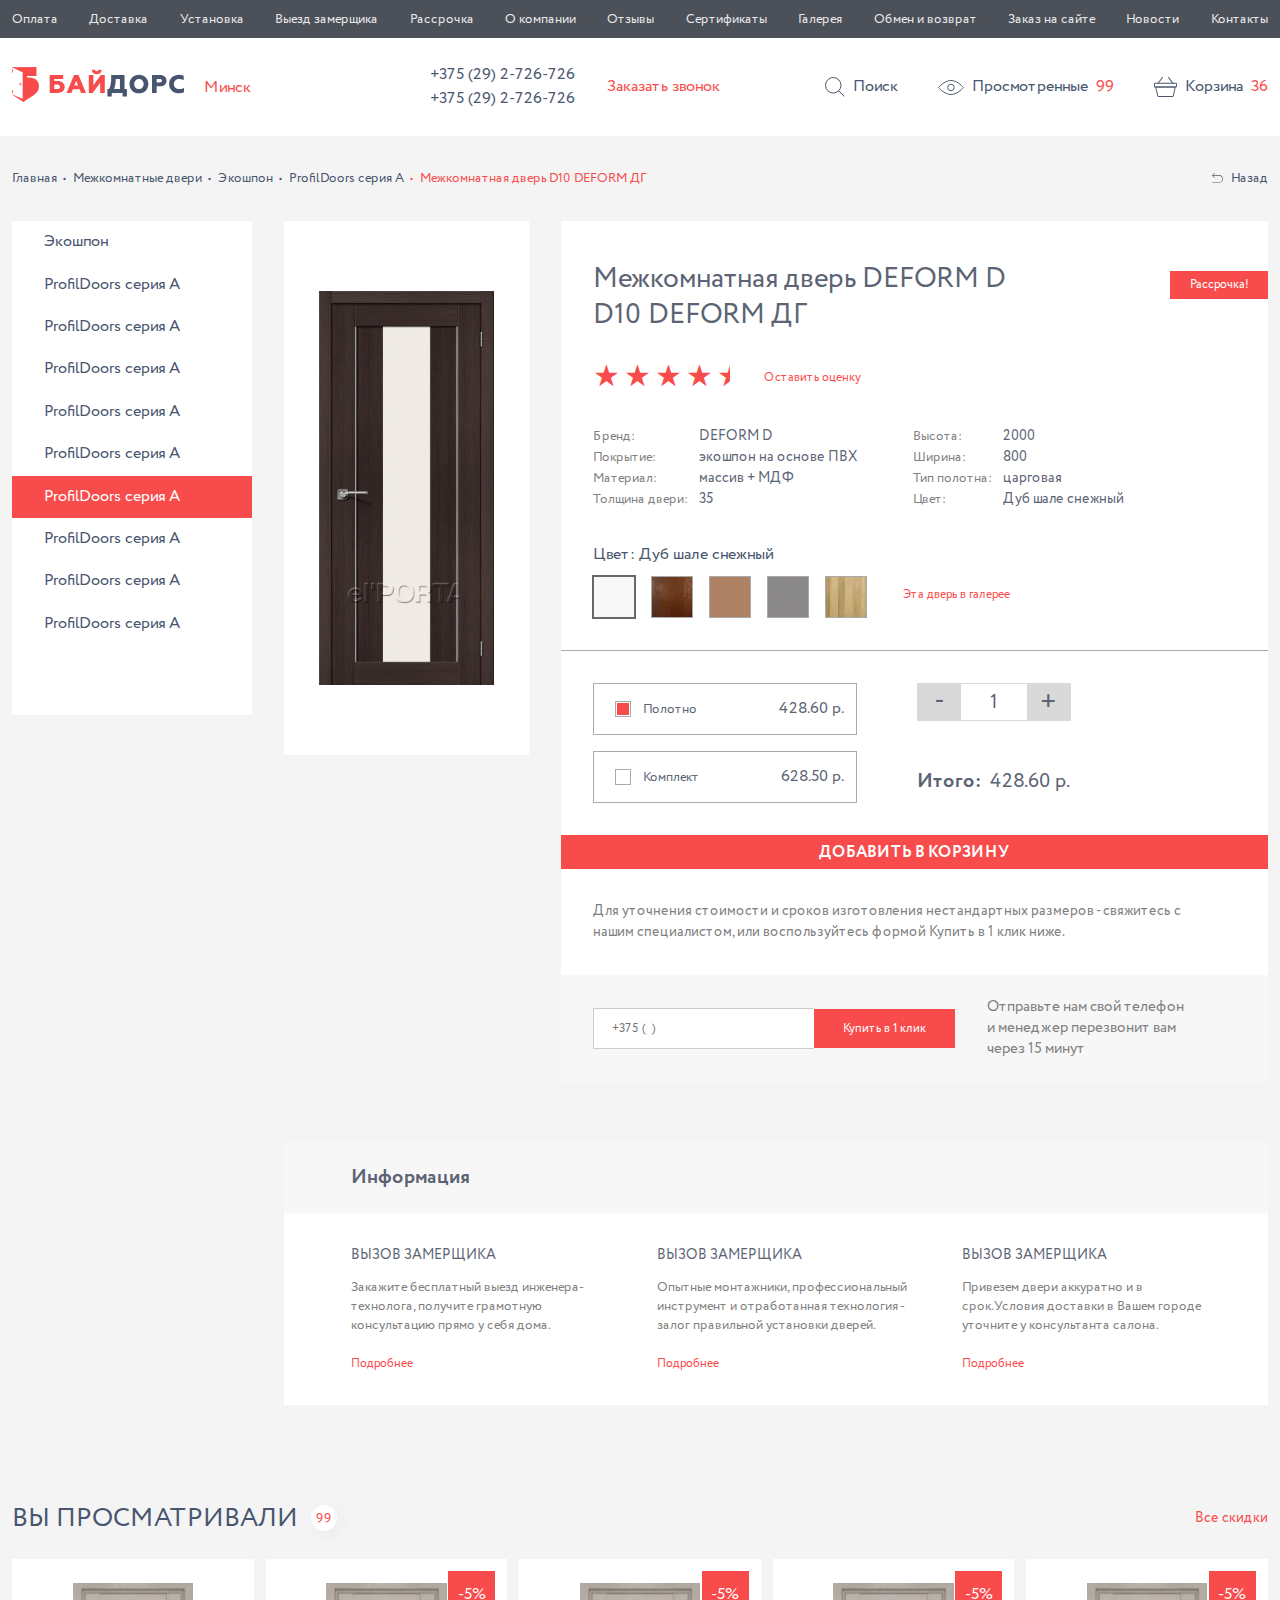
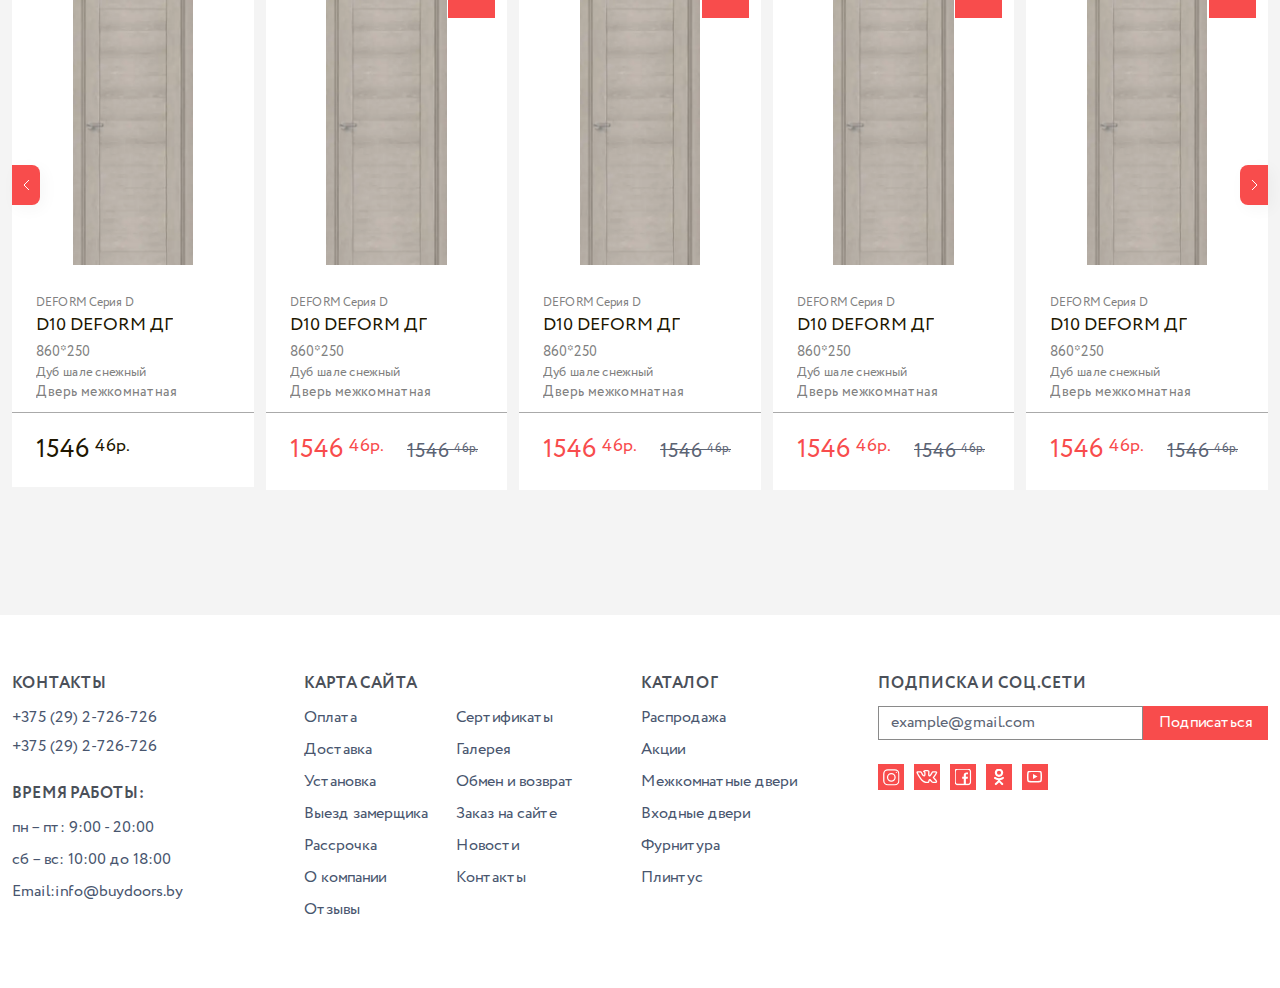
<file: product-card-page.html>
<!DOCTYPE html>
<html lang="en">
<head>
    <meta charset="UTF-8">
    <meta name="viewport" content="width=device-width, initial-scale=1.0">
    <title>Входные и межкомнатные двери - компания Bydoors</title>
    <link rel="stylesheet" href="css/style.css">
</head>
<body>
    <!-- page-main-content starts-->
    <div class="page-main-content">
        <!-- header starts -->
        <header class="header">
            <div class="header-top">
                <div class="container container_header-top">
                    <nav class="header-top__menu" data-da="menu-block,3,1024">
                        <ul class="header-top__menu-list">
                            <li class="header-top__menu-item"> <a href="text-page.html" class="header-top__menu-link">Оплата</a></li>
                            <li class="header-top__menu-item"><a href="text-page.html" class="header-top__menu-link">Доставка</a></li>
                            <li class="header-top__menu-item"><a href="text-page.html" class="header-top__menu-link">Установка</a></li>
                            <li class="header-top__menu-item"><a href="text-page.html" class="header-top__menu-link">Выезд замерщика</a></li>
                            <li class="header-top__menu-item"><a href="text-page.html" class="header-top__menu-link">Рассрочка</a></li>
                            <li class="header-top__menu-item"><a href="about-company-page.html" class="header-top__menu-link">О компании</a></li>
                            <li class="header-top__menu-item"><a href="feedback-page.html" class="header-top__menu-link">Отзывы</a></li>
                            <li class="header-top__menu-item"><a href="text-page.html" class="header-top__menu-link">Сертификаты</a></li>
                            <li class="header-top__menu-item"><a href="gallery-page.html" class="header-top__menu-link">Галерея</a></li>
                            <li class="header-top__menu-item"><a href="text-page.html" class="header-top__menu-link">Обмен и возврат</a></li>
                            <li class="header-top__menu-item"><a href="text-page.html" class="header-top__menu-link">Заказ на сайте</a></li>
                            <li class="header-top__menu-item"><a href="news-page.html" class="header-top__menu-link">Новости</a></li>
                            <li class="header-top__menu-item"><a href="contacts-page.html" class="header-top__menu-link">Контакты</a></li>
                        </ul>
                    </nav>
                </div>
            </div>

           <div class="header-bottom">
                <div class="container">
                    <div class="header-bottom__content-wrapper">
                        <label for="toggle-checkbox" class="header-bottom__burger-menu-open-button">
                            <span class="header-bottom__open-button-bar"></span>
                        </label>
                        <div class="header-bottom__logo-city-block">
                            <div class="header-bottom__logo-wrapper">
                                <a href="index.html" class="header-bottom__logo-link"><picture><source srcset="img/header/logo.svg" type="image/webp"><img  src="img/header/logo.svg" class="header-bottom__logo-image" alt="логотип компании"></picture></a>
                            </div>
                            <div class="header-bottom__city-select-wrapper" data-da="header,last,1024">
                                <select name="city-select" id="city-select" class="header-bottom__city-select">
                                    <option value="Минск" data-value="Минск" disabled>Минск</option>
                                    <option value="Минск">Минск</option>
                                    <option value="Гомель">Гомель</option>
                                    <option value="Могилёв">Могилёв</option>
                                    <option value="Борисов">Борисов</option>
                                    <option value="Брест">Брест</option>
                                    <option value="Витебск">Витебск</option>
                                    <option value="Барановичи">Барановичи</option>
                                </select>
                            </div>
                        </div>
                        <div class="header-bottom__phones-block">
                            <div class="header-bottom__numbers" data-da="menu-block,2,1024" data-value="Минск">
                                <a href="tel:+375292726726" class="header-bottom__phone">+375 (29) 2-726-726</a>
                                <a href="tel:+375292726726" class="header-bottom__phone">+375 (29) 2-726-726</a>
                            </div>
                            <div class="header-bottom__numbers" data-da="menu-block,2,1024" data-value="Гомель">
                                <a href="tel:+375292726725" class="header-bottom__phone">+375 (29) 2-726-725</a>
                                <a href="tel:+375292726725" class="header-bottom__phone">+375 (29) 2-726-725</a>
                            </div>
                            <div class="header-bottom__numbers" data-da="menu-block,2,1024" data-value="Могилёв">
                                <a href="tel:+375292726724" class="header-bottom__phone">+375 (29) 2-726-724</a>
                                <a href="tel:+375292726724" class="header-bottom__phone">+375 (29) 2-726-724</a>
                            </div>
                            <div class="header-bottom__numbers" data-da="menu-block,2,1024" data-value="Борисов">
                                <a href="tel:+375292726723" class="header-bottom__phone">+375 (29) 2-726-723</a>
                                <a href="tel:+375292726723" class="header-bottom__phone">+375 (29) 2-726-723</a>
                            </div>
                            <div class="header-bottom__numbers" data-da="menu-block,2,1024" data-value="Брест">
                                <a href="tel:+375292726722" class="header-bottom__phone">+375 (29) 2-726-722</a>
                                <a href="tel:+375292726722" class="header-bottom__phone">+375 (29) 2-726-722</a>
                            </div>
                            <div class="header-bottom__numbers" data-da="menu-block,2,1024" data-value="Витебск">
                                <a href="tel:+375292726721" class="header-bottom__phone">+375 (29) 2-726-721</a>
                                <a href="tel:+375292726721" class="header-bottom__phone">+375 (29) 2-726-721</a>
                            </div>
                            <div class="header-bottom__numbers" data-da="menu-block,2,1024" data-value="Барановичи">
                                <a href="tel:+375292726723" class="header-bottom__phone">+375 (29) 2-726-720</a>
                                <a href="tel:+375292726723" class="header-bottom__phone">+375 (29) 2-726-720</a>
                            </div>
                            <span class="header-bottom__order-call-button">Заказать звонок</span>
                        </div>
                        <div class="header-bottom__search-cart-block">
                            <div class="header-bottom__search">
                                <svg class="header-bottom__search-icon" width="20" height="20" viewBox="0 0 20 20" fill="none" xmlns="http://www.w3.org/2000/svg">
                                    <circle cx="8.26079" cy="8.26079" r="7.76079" stroke="#48556E"/>
                                    <line x1="13.5708" y1="13.6898" x2="19.3534" y2="19.4723" stroke="#48556E"/>
                                </svg>
                                <span class="header-bottom__search-text">Поиск</span>
                            </div>
                            <a href="catalogue-page.html" class="header-bottom__goods-seen-block">
                                <svg class="header-bottom__goods-seen-icon" width="26" height="15" viewBox="0 0 26 15" fill="none" xmlns="http://www.w3.org/2000/svg">
                                    <path d="M0.632271 7.51139C0.629039 7.50756 0.625837 7.50376 0.622665 7.5C0.625837 7.49624 0.629039 7.49244 0.632271 7.48861C0.800759 7.28908 1.05073 7.00229 1.37347 6.65733C2.0195 5.96683 2.95423 5.04634 4.10794 4.12681C6.4279 2.27778 9.57162 0.481856 13 0.481856C16.4284 0.481856 19.5721 2.27778 21.8921 4.12681C23.0458 5.04634 23.9805 5.96683 24.6265 6.65733C24.9493 7.00229 25.1992 7.28908 25.3677 7.48861C25.371 7.49244 25.3742 7.49624 25.3773 7.5C25.3742 7.50376 25.371 7.50756 25.3677 7.51139C25.1992 7.71092 24.9493 7.99771 24.6265 8.34267C23.9805 9.03318 23.0458 9.95366 21.8921 10.8732C19.5721 12.7222 16.4284 14.5181 13 14.5181C9.57162 14.5181 6.4279 12.7222 4.10794 10.8732C2.95423 9.95366 2.0195 9.03318 1.37347 8.34267C1.05073 7.99771 0.800759 7.71092 0.632271 7.51139Z" stroke="#48556E" stroke-width="0.963712"/>
                                    <circle cx="12.9687" cy="7.48338" r="3.25983" stroke="#48556E" stroke-width="0.963712"/>
                                </svg>
                                <span class="header-bottom__goods-seen-text">Просмотренные</span>
                                <span class="header-bottom__goods-seen-amount">99</span>
                            </a>
                            <a href="cart-page.html" class="header-bottom__to-cart-block-link">
                                <svg class="header-bottom__cart-icon" width="23" height="20" viewBox="0 0 23 20" fill="none" xmlns="http://www.w3.org/2000/svg">
                                    <path d="M20.8282 9.87384C20.7739 10.117 20.7172 10.3626 20.6629 10.6058C20.5283 11.2008 20.3937 11.7982 20.2591 12.3932C20.0891 13.1464 19.9191 13.9019 19.7491 14.6551C19.5886 15.3658 19.428 16.0765 19.2675 16.7848C19.1612 17.2523 19.0573 17.7175 18.9511 18.185C18.9322 18.2653 18.9157 18.3432 18.8968 18.4235V18.4258C18.8897 18.4589 18.8826 18.4896 18.8708 18.5226C18.8637 18.5439 18.8212 18.6501 18.8496 18.5887C18.8802 18.525 18.833 18.6194 18.8236 18.6336C18.8094 18.6619 18.7929 18.6903 18.774 18.7162C18.7598 18.7375 18.6984 18.7989 18.7457 18.7587C18.7952 18.7162 18.715 18.7894 18.6984 18.806C18.6772 18.8296 18.6536 18.8485 18.63 18.8721C18.5662 18.9311 18.6984 18.8272 18.6252 18.8768C18.5686 18.9146 18.5072 18.9476 18.4482 18.9807C18.4033 19.0043 18.4859 18.9641 18.4883 18.9641C18.4741 18.9641 18.4552 18.976 18.4434 18.9807C18.4127 18.9925 18.382 19.0019 18.3514 19.009C18.3207 19.0185 18.2876 19.0232 18.2569 19.0303C18.2073 19.0421 18.2994 19.0255 18.3018 19.0255C18.2829 19.0208 18.2545 19.0303 18.2357 19.0303C18.0491 19.0397 17.8579 19.0326 17.6714 19.0326C17.218 19.0326 16.7647 19.0326 16.3113 19.0326C15.6597 19.0326 15.0056 19.0326 14.354 19.0326C13.5961 19.0326 12.8358 19.0326 12.0779 19.0326C11.294 19.0326 10.5101 19.0326 9.72619 19.0326C9.00841 19.0326 8.29299 19.0326 7.57521 19.0326C7.01563 19.0326 6.45368 19.0326 5.8941 19.0326C5.58007 19.0326 5.26368 19.0326 4.94965 19.0326C4.87173 19.0326 4.79382 19.0303 4.7159 19.0279C4.66395 19.0255 4.7584 19.0326 4.76076 19.035C4.74895 19.0279 4.72534 19.0279 4.71354 19.0255C4.68284 19.0185 4.64979 19.0114 4.61909 19.0019C4.5884 18.9925 4.5577 18.9807 4.52701 18.9712C4.47743 18.9547 4.56479 18.9854 4.56715 18.9878C4.5577 18.976 4.52465 18.9665 4.51048 18.9594C4.45618 18.9311 4.40423 18.8815 4.34993 18.8579C4.35229 18.8579 4.4184 18.9169 4.38298 18.8815C4.37117 18.8697 4.35937 18.8603 4.34756 18.8508C4.32159 18.8248 4.29562 18.7989 4.26965 18.7729C4.26256 18.7658 4.2484 18.7398 4.23895 18.7375C4.24131 18.7375 4.29326 18.813 4.26492 18.7705C4.2484 18.7446 4.22951 18.7186 4.21062 18.6903C4.19409 18.6619 4.17756 18.636 4.1634 18.6053C4.15867 18.5958 4.15159 18.5675 4.14215 18.5628C4.15867 18.5769 4.17284 18.6501 4.15395 18.5864C4.13506 18.5321 4.1209 18.4778 4.10673 18.4235C4.04298 18.1472 3.98159 17.8686 3.91784 17.59C3.77853 16.9761 3.63923 16.3622 3.50228 15.7483C3.32992 14.9904 3.15992 14.2325 2.98756 13.4745C2.82936 12.7757 2.67117 12.0768 2.51297 11.3779C2.41381 10.9363 2.31464 10.4972 2.21547 10.0556C2.20131 9.99426 2.18714 9.93287 2.17534 9.87384C2.02422 10.0722 1.87075 10.2729 1.71964 10.4712C1.89436 10.4712 2.06908 10.4712 2.24381 10.4712C2.71839 10.4712 3.19534 10.4712 3.66992 10.4712C4.36881 10.4712 5.07007 10.4712 5.76896 10.4712C6.62604 10.4712 7.48313 10.4712 8.34021 10.4712C9.27994 10.4712 10.2173 10.4712 11.157 10.4712C12.1015 10.4712 13.0459 10.4712 13.988 10.4712C14.8711 10.4712 15.7565 10.4712 16.6395 10.4712C17.3857 10.4712 18.1341 10.4712 18.8802 10.4712C19.4162 10.4712 19.9498 10.4712 20.4858 10.4712C20.7408 10.4712 20.9958 10.4759 21.2484 10.4712C21.2603 10.4712 21.2697 10.4712 21.2815 10.4712C21.5294 10.4712 21.7655 10.254 21.7537 9.99898C21.7419 9.74398 21.5459 9.52676 21.2815 9.52676C21.1068 9.52676 20.9321 9.52676 20.7573 9.52676C20.2827 9.52676 19.8058 9.52676 19.3312 9.52676C18.6323 9.52676 17.9311 9.52676 17.2322 9.52676C16.3751 9.52676 15.518 9.52676 14.6609 9.52676C13.7212 9.52676 12.7838 9.52676 11.8441 9.52676C10.8997 9.52676 9.95522 9.52676 9.01313 9.52676C8.13007 9.52676 7.24466 9.52676 6.3616 9.52676C5.61548 9.52676 4.86701 9.52676 4.1209 9.52676C3.58492 9.52676 3.05131 9.52676 2.51534 9.52676C2.26034 9.52676 2.00533 9.52203 1.75269 9.52676C1.74089 9.52676 1.73144 9.52676 1.71964 9.52676C1.40089 9.52676 1.19783 9.82662 1.26394 10.1241C1.32061 10.372 1.37728 10.6223 1.43158 10.8702C1.56853 11.4747 1.70547 12.0815 1.84242 12.6859C2.01478 13.4486 2.18714 14.2112 2.3595 14.9739C2.52006 15.6869 2.68061 16.3976 2.84117 17.1107C2.9427 17.564 3.04659 18.0197 3.14812 18.473C3.16464 18.5415 3.17881 18.61 3.19534 18.6785C3.34409 19.316 3.88478 19.8519 4.53881 19.9511C4.79145 19.9889 5.04409 19.9794 5.29909 19.9794C5.74771 19.9794 6.19632 19.9794 6.64729 19.9794C7.30368 19.9794 7.96007 19.9794 8.6141 19.9794C9.38383 19.9794 10.1536 19.9794 10.9233 19.9794C11.7143 19.9794 12.5052 19.9794 13.2986 19.9794C14.0163 19.9794 14.7365 19.9794 15.4543 19.9794C16.0162 19.9794 16.5782 19.9794 17.1401 19.9794C17.4494 19.9794 17.7611 19.9794 18.0704 19.9794C18.2191 19.9794 18.3608 19.97 18.5072 19.944C19.1423 19.8307 19.6594 19.2994 19.8034 18.6808C19.8625 18.4234 19.9191 18.1661 19.9782 17.9064C20.1175 17.2925 20.2544 16.6786 20.3937 16.0647C20.5661 15.3044 20.7361 14.5441 20.9084 13.7839C21.069 13.0755 21.2296 12.3672 21.3901 11.6565C21.4916 11.2079 21.5932 10.7593 21.6947 10.313C21.7089 10.2516 21.723 10.1879 21.7372 10.1265C21.7915 9.88565 21.664 9.60467 21.4066 9.54565C21.1705 9.48898 20.8872 9.61648 20.8282 9.87384Z" fill="#48556E"/>
                                    <path d="M22.0554 6.91558C22.0554 7.7278 22.0696 8.54239 22.0554 9.35461C22.0554 9.35933 22.0554 9.36169 22.0554 9.36642C22.0554 9.36642 22.0554 9.36642 22.0554 9.36878C22.0554 9.38058 22.0554 9.39003 22.0554 9.40183C22.0507 9.44433 22.053 9.44433 22.0578 9.40183C22.0601 9.39239 22.0601 9.38058 22.0625 9.37114C22.0578 9.39239 22.053 9.41128 22.0459 9.43253C22.0294 9.50572 22.0389 9.39475 22.0601 9.40656C22.0625 9.40892 22.0341 9.45378 22.0318 9.46086C21.994 9.5435 22.0955 9.4042 22.0318 9.46322C22.0153 9.47975 21.9916 9.49864 21.9775 9.51517C21.9468 9.55767 22.0719 9.46558 21.9869 9.50336C21.9798 9.50572 21.935 9.53406 21.9326 9.5317C21.9232 9.51281 22.0318 9.50336 21.9586 9.51753C21.9491 9.51989 21.9397 9.52225 21.9279 9.52697C21.8878 9.53642 21.8878 9.53642 21.9279 9.52933C21.9373 9.52697 21.9491 9.52697 21.9586 9.52461C21.9421 9.52697 21.9255 9.52697 21.9114 9.52697C21.9043 9.52697 21.8996 9.52697 21.8948 9.52697C21.8736 9.52697 21.8547 9.52697 21.8334 9.52697C21.7012 9.52697 21.5666 9.52697 21.4344 9.52697C20.8583 9.52697 20.2822 9.52697 19.7061 9.52697C18.8136 9.52697 17.9211 9.52697 17.0286 9.52697C15.933 9.52697 14.8351 9.52697 13.7395 9.52697C12.5731 9.52697 11.4068 9.52697 10.2404 9.52697C9.11647 9.52697 7.99257 9.52697 6.87104 9.52697C5.90771 9.52697 4.94201 9.52697 3.97867 9.52697C3.29867 9.52697 2.61867 9.52697 1.93867 9.52697C1.66242 9.52697 1.38617 9.5317 1.11228 9.52697H1.10991C1.10991 9.52697 1.07922 9.52697 1.07686 9.52697C0.980053 9.52697 1.13589 9.55767 1.09339 9.52933C1.0863 9.52461 1.01783 9.51281 1.01783 9.50808C1.01547 9.51517 1.12644 9.55295 1.02019 9.50336C0.951719 9.47031 1.06033 9.50808 1.04144 9.52461C1.03908 9.52697 1.0013 9.4892 0.996581 9.48447C0.989497 9.47739 0.982414 9.47031 0.975331 9.46322C0.949358 9.43253 0.949358 9.43253 0.975331 9.46322C0.982414 9.47031 0.987136 9.47975 0.99422 9.48683C0.982414 9.47031 0.972969 9.45142 0.963525 9.43489C0.921025 9.3735 0.994219 9.4585 0.972969 9.46322C0.970608 9.46322 0.956442 9.41128 0.954081 9.4042C0.918664 9.31211 0.954081 9.48211 0.954081 9.42072C0.954081 9.40892 0.951719 9.37822 0.951719 9.37114C0.949358 9.24364 0.951719 9.11614 0.951719 8.98864C0.951719 8.4503 0.951719 7.91433 0.951719 7.37599C0.951719 7.22724 0.949358 7.07613 0.951719 6.92738C0.951719 6.92502 0.951719 6.92266 0.951719 6.9203C0.951719 6.91085 0.951719 6.89669 0.951719 6.88724C0.951719 6.79044 0.921025 6.94863 0.949358 6.90377C0.954081 6.89669 0.965886 6.82822 0.970608 6.82822C0.980053 6.83058 0.91158 6.93446 0.961164 6.85655C0.958803 6.86127 0.991858 6.8046 0.991858 6.8046C0.946997 6.85891 0.942275 6.86599 0.975331 6.82822C0.982414 6.82113 0.989497 6.81405 0.996581 6.80697C1.00366 6.79988 1.01075 6.7928 1.01783 6.78571C1.04853 6.75974 1.04853 6.75974 1.01783 6.78571C1.01075 6.7928 1.0013 6.79752 0.99422 6.8046C1.01075 6.7928 1.02964 6.78335 1.04616 6.77391C1.10755 6.73141 1.02255 6.8046 1.01783 6.78335C1.01783 6.78099 1.06978 6.76683 1.07686 6.76446C1.16894 6.72905 0.998942 6.76446 1.06033 6.76446C1.01075 6.76446 1.22325 6.75974 1.10991 6.7621C1.10991 6.7621 1.10991 6.7621 1.11228 6.7621C1.18547 6.75974 1.25866 6.7621 1.33422 6.7621C1.81825 6.7621 2.29992 6.7621 2.78395 6.7621C3.61034 6.7621 4.43673 6.7621 5.26548 6.7621C6.3209 6.7621 7.37868 6.7621 8.4341 6.7621C9.59577 6.7621 10.7598 6.7621 11.9215 6.7621C13.0666 6.7621 14.2118 6.7621 15.3545 6.7621C16.3651 6.7621 17.378 6.7621 18.3886 6.7621C19.1489 6.7621 19.9091 6.7621 20.6694 6.7621C21.0543 6.7621 21.4415 6.7621 21.8264 6.7621C21.85 6.7621 21.8736 6.7621 21.8972 6.7621H21.8996C21.9114 6.7621 22.0459 6.7621 21.9326 6.7621C22.0105 6.7621 21.8996 6.77391 21.9019 6.75738C21.9019 6.75502 21.9539 6.77155 21.9633 6.77391C22.0554 6.7928 21.9137 6.73141 21.9491 6.76683C21.9539 6.77155 22.0176 6.80224 22.0153 6.8046C22.0105 6.81169 21.9279 6.72196 21.9916 6.78808C22.0058 6.80224 22.02 6.81641 22.0341 6.83058C22.1003 6.89197 22.0129 6.76919 22.0247 6.81877C22.0271 6.82585 22.0672 6.88252 22.0625 6.88488C22.053 6.8896 22.0294 6.76919 22.0483 6.85891C22.0483 6.85419 22.0648 6.9203 22.0648 6.9203C22.0625 6.89905 22.0601 6.8778 22.0578 6.85655C22.0554 6.87308 22.0554 6.89433 22.0554 6.91558C22.0625 7.16349 22.2679 7.39961 22.5276 7.3878C22.7779 7.37599 23.0069 7.18002 22.9998 6.91558C22.9833 6.27571 22.4733 5.81057 21.8453 5.81057C21.7154 5.81057 21.5879 5.81057 21.458 5.81057C20.8772 5.81057 20.2964 5.81057 19.7132 5.81057C18.8041 5.81057 17.8975 5.81057 16.9884 5.81057C15.874 5.81057 14.7619 5.81057 13.6475 5.81057C12.4645 5.81057 11.284 5.81057 10.1011 5.81057C8.96063 5.81057 7.82021 5.81057 6.67979 5.81057C5.71882 5.81057 4.75784 5.81057 3.79451 5.81057C3.13339 5.81057 2.47228 5.81057 1.81117 5.81057C1.63172 5.81057 1.45228 5.81057 1.27519 5.81057C1.12172 5.81057 0.975331 5.80821 0.821858 5.84835C0.333106 5.97349 0.0119945 6.43155 0.00255 6.92738C0.000188884 7.08322 0.00255 7.23669 0.00255 7.39252C0.00255 7.93794 0.00255 8.48336 0.00255 9.02878C0.00255 9.15628 -0.00453334 9.2885 0.00491113 9.41836C0.0497724 10.0086 0.51019 10.462 1.10755 10.4738C1.17603 10.4761 1.2445 10.4738 1.31061 10.4738C1.79464 10.4738 2.28103 10.4738 2.76506 10.4738C3.60326 10.4738 4.44145 10.4738 5.27729 10.4738C6.35396 10.4738 7.42827 10.4738 8.50494 10.4738C9.68313 10.4738 10.8637 10.4738 12.0419 10.4738C13.2012 10.4738 14.3629 10.4738 15.5222 10.4738C16.5398 10.4738 17.5598 10.4738 18.5775 10.4738C19.3212 10.4738 20.0673 10.4738 20.8111 10.4738C21.1605 10.4738 21.51 10.4761 21.8571 10.4738C22.4875 10.4714 22.9857 9.98975 22.9951 9.35461C23.0022 8.91072 22.9951 8.46919 22.9951 8.0253C22.9951 7.65697 22.9951 7.28627 22.9951 6.91794C22.9951 6.67002 22.7779 6.43391 22.5229 6.44571C22.2726 6.45516 22.0554 6.65113 22.0554 6.91558Z" fill="#48556E"/>
                                    <path d="M14.1127 0.712912C14.6085 1.3693 15.102 2.02569 15.5978 2.68208C16.3817 3.72098 17.1656 4.75987 17.9495 5.80112C18.1313 6.04196 18.3131 6.28279 18.4949 6.52362C18.6437 6.7196 18.9105 6.84237 19.1419 6.69362C19.3355 6.56848 19.4701 6.25918 19.3119 6.04668C18.816 5.39029 18.3226 4.7339 17.8267 4.07751C17.0428 3.03861 16.259 1.99972 15.4751 0.958468C15.2933 0.717634 15.1114 0.4768 14.9296 0.235966C14.7809 0.0399936 14.5141 -0.0827846 14.2827 0.0659658C14.0867 0.191105 13.9521 0.500412 14.1127 0.712912Z" fill="#48556E"/>
                                    <path d="M4.50737 6.52137C5.00321 5.86498 5.49668 5.20859 5.99252 4.5522C6.77641 3.5133 7.5603 2.47441 8.34419 1.43316C8.52599 1.19233 8.7078 0.951491 8.88961 0.710657C9.03836 0.512324 8.92738 0.174684 8.71961 0.0637111C8.47169 -0.0685115 8.23322 0.0212111 8.07266 0.233712C7.57682 0.890103 7.08335 1.54649 6.58752 2.20288C5.80363 3.24178 5.01973 4.28067 4.23584 5.32192C4.05404 5.56276 3.87223 5.80359 3.69042 6.04442C3.54167 6.24276 3.65265 6.5804 3.86043 6.69137C4.1107 6.82359 4.34918 6.73387 4.50737 6.52137Z" fill="#48556E"/>
                                </svg>
                                <span class="header-bottom__cart-text">Корзина</span>
                                <span class="header-bottom__in-cart-amount">36</span>      
                            </a>
                        </div>
                    </div>
                </div>
            </div>
        </header>
        <!-- header end -->

        <main class="product-page-main">
            <div class="container">
                <!-- page-top-block starts -->
                <div class="page-top-block">
                    <div class="page-top-block__breadcrumbs">
                        <a href="index.html" class="page-top-block__breadcrumbs-item">Главная</a>
                        <a href="index.html" class="page-top-block__breadcrumbs-item">Межкомнатные двери</a>
                        <a href="index.html" class="page-top-block__breadcrumbs-item">Экошпон</a>
                        <a href="index.html" class="page-top-block__breadcrumbs-item">ProfilDoors серия А</a>
                        <a href="#" class="page-top-block__breadcrumbs-item active">Межкомнатная дверь D10 DEFORM ДГ</a>
                    </div>
                    <a href="index.html" class="page-top-block__back-link">
                        <svg class="page-top-block__back-link-image" width="11" height="11" viewBox="0 0 11 11" fill="none" xmlns="http://www.w3.org/2000/svg">
                            <path d="M11 6.04836C10.9988 7.10121 10.574 8.11059 9.81893 8.85504C9.06386 9.59949 8.04013 10.0182 6.97234 10.0194H0.484744C0.407599 10.0194 0.333614 9.98916 0.279064 9.93538C0.224514 9.88159 0.193869 9.80864 0.193869 9.73257C0.193869 9.65651 0.224514 9.58356 0.279064 9.52977C0.333614 9.47599 0.407599 9.44577 0.484744 9.44577H6.97234C7.88621 9.44577 8.76266 9.08781 9.40886 8.45065C10.0551 7.81349 10.4181 6.94931 10.4181 6.04822C10.4181 5.14713 10.0551 4.28295 9.40886 3.64579C8.76266 3.00862 7.88621 2.65067 6.97234 2.65067H0.990954L2.59787 4.23509C2.62544 4.2616 2.6474 4.29324 2.66247 4.32818C2.67755 4.36312 2.68543 4.40066 2.68568 4.43863C2.68592 4.4766 2.67852 4.51424 2.66389 4.54937C2.64927 4.58449 2.62772 4.6164 2.60049 4.64325C2.57326 4.6701 2.54089 4.69135 2.50527 4.70577C2.46965 4.72019 2.43147 4.72749 2.39297 4.72725C2.35446 4.72701 2.31638 4.71923 2.28095 4.70437C2.24551 4.68951 2.21342 4.66785 2.18654 4.64067L0.0831036 2.56666C0.0805148 2.56414 0.0797584 2.56064 0.077286 2.55806C0.0531843 2.53358 0.0337886 2.50499 0.0200417 2.47368L0.0197801 2.47271C0.018762 2.47024 0.0188201 2.4676 0.0178602 2.46508C0.00691636 2.43609 0.000882432 2.40553 3.31776e-07 2.37462C-1.46921e-05 2.36496 0.00048054 2.35531 0.00148387 2.34571C0.00443758 2.31157 0.0125964 2.27807 0.0256848 2.24633C0.0394308 2.21473 0.0588865 2.18586 0.0831036 2.16112L2.18654 0.0871183C2.21339 0.0598196 2.24549 0.0380599 2.28095 0.0231051C2.31641 0.00815026 2.35454 0.000298919 2.39311 8.37069e-06C2.43168 -0.000282178 2.46992 0.00699374 2.50561 0.0214126C2.5413 0.0358314 2.57373 0.0571052 2.601 0.0839961C2.62828 0.110887 2.64986 0.142858 2.66448 0.178049C2.67911 0.213239 2.68649 0.250946 2.6862 0.288976C2.6859 0.327006 2.67795 0.364598 2.66278 0.399567C2.64762 0.434535 2.62555 0.46618 2.59787 0.492661L0.990954 2.0772H6.97234C8.04013 2.07842 9.06384 2.4972 9.8189 3.24167C10.574 3.98614 10.9987 4.99551 11 6.04836Z" fill="#48556E"/>
                        </svg>                            
                        <span class="page-top-block__back-link-text">Назад</span>
                    </a>
                </div>
                <!-- page-top-block end -->
            </div>

            <!-- good-card-section starts -->
            <section class="good-card-section">
                <div class="container">
                    <div class="good-card-section__content-wrapper">
                        <input id="toggle-checkbox" type="checkbox" class="menu-section__toggle-checkbox">
                        <div class="menu-section__background-mobile"></div>
                        <div class="good-card-section__menu-block menu-block">
                            <ul class="menu-block__menu-list">
                                <li class="menu-block__menu-item">
                                    <a href="" class="menu-block__menu-link"> 
                                        Экошпон
                                    </a>
                                </li>
                                <li class="menu-block__menu-item">
                                    <a href="" class="menu-block__menu-link"> 
                                        ProfilDoors серия А
                                    </a>
                                </li>
                                <li class="menu-block__menu-item">
                                    <a href="" class="menu-block__menu-link"> 
                                        ProfilDoors серия А
                                    </a>
                                </li>
                                <li class="menu-block__menu-item">
                                    <a href="" class="menu-block__menu-link"> 
                                        ProfilDoors серия А
                                    </a>
                                </li>
                                <li class="menu-block__menu-item">
                                    <a href="" class="menu-block__menu-link"> 
                                        ProfilDoors серия А
                                    </a>
                                </li>
                                <li class="menu-block__menu-item">
                                    <a href="" class="menu-block__menu-link"> 
                                        ProfilDoors серия А
                                    </a>
                                </li>
                                <li class="menu-block__menu-item menu-block__menu-item_headline">
                                    <a href="" class="menu-block__menu-link menu-block__menu-link_headline"> 
                                        ProfilDoors серия А
                                    </a>
                                </li>
                                <li class="menu-block__menu-item">
                                    <a href="" class="menu-block__menu-link"> 
                                        ProfilDoors серия А
                                    </a>
                                </li>
                                <li class="menu-block__menu-item">
                                    <a href="" class="menu-block__menu-link"> 
                                        ProfilDoors серия А
                                    </a>
                                </li>
                                <li class="menu-block__menu-item">
                                    <a href="" class="menu-block__menu-link"> 
                                        ProfilDoors серия А
                                    </a>
                                </li>
                            </ul>
                        </div>

                        <div class="good-card-section__main-content-block">
                            <div class="good-card-section__good-card-wrapper">
                                <div class="good-card-section__good-image-block">
                                    <div class="good-card-section__easyzoom easyzoom easyzoom--adjacent">
                                        <a href="img/product-card-page/big-door-3.jpg">
                                            <picture><source srcset="img/product-card-page/big-door-3.webp" type="image/webp"><img id="myimage" src="img/product-card-page/big-door-3.jpg" alt="изображение товара" class="good-card-section__good-image"></picture>
                                        </a>
                                    </div>
                                </div>

                                <div class="good-card-section__good-description-block good-description-block">

                                    <div class="good-description-block__description-partition">
                                        <div class="good-description-block__top-block">
                                            <h1 class="good-description-block__headline">Межкомнатная дверь DEFORM D D10 DEFORM ДГ</h1>
                                            <span class="good-description-block__additional-info">Рассрочка!</span>
                                        </div>

                                        <div class="good-description-block__leave-mark-rating-block">
                                            <div class="good-description-block__rating-block">
                                                <div class="good-description-block__rating-star">★</div>
                                                <div class="good-description-block__rating-star">★</div>
                                                <div class="good-description-block__rating-star">★</div>
                                                <div class="good-description-block__rating-star">★</div>
                                                <div class="good-description-block__rating-star good-description-block__rating-star_half-star">★</div>
                                            </div>
                                            <span class="good-description-block__leave-mark-button">Оставить оценку</span>
                                        </div>
                                        <div class="good-description-block__parameters-block">
                                            <div class="good-description-block__parametres-column">
                                                <div class="good-description-block__parameters-name-column">
                                                    <span class="good-description-block__parameter-name">Бренд:</span>
                                                    <span class="good-description-block__parameter-name">Покрытие:</span>
                                                    <span class="good-description-block__parameter-name">Материал:</span>
                                                    <span class="good-description-block__parameter-name">Толщина двери:</span>
                                                </div>
                                                <div class="good-description-block__parameters-value-column">
                                                    <span class="good-description-block__parameter-value">DEFORM D</span>
                                                    <span class="good-description-block__parameter-value">экошпон на основе ПВХ</span>
                                                    <span class="good-description-block__parameter-value">массив + МДФ</span>
                                                    <span class="good-description-block__parameter-value">35</span>
                                                </div>
                                            </div>
                                            <div class="good-description-block__parametres-column">
                                                <div class="good-description-block__parameters-name-column good-description-block__parameters-name-column_second-column">
                                                    <span class="good-description-block__parameter-name">Высота:</span>
                                                    <span class="good-description-block__parameter-name">Ширина:</span>
                                                    <span class="good-description-block__parameter-name">Тип полотна:</span>
                                                    <span class="good-description-block__parameter-name">Цвет:</span>
                                                </div>
                                                <div class="good-description-block__parameters-value-column">
                                                    <span class="good-description-block__parameter-value">2000</span>
                                                    <span class="good-description-block__parameter-value">800</span>
                                                    <span class="good-description-block__parameter-value">царговая</span>
                                                    <span class="good-description-block__parameter-value">Дуб шале снежный</span>
                                                </div>
                                            </div>
                                        </div> 
                                        <div class="good-description-block__color-to-gallery-block">
                                            <div class="good-description-block__select-color-block">
                                                <div class="good-description-block__color-selected-block">
                                                    Цвет: <span class="good-description-block__color-selected" data-selected-product-color="Дуб шале снежный">Дуб шале снежный</span>
                                                </div>
                                                <div class="good-description-block__colors-block">
                                                    <a href="" class="good-description-block__color-link active" data-product-color="Дуб шале снежный">
                                                        <picture><source srcset="img/product-card-page/white.webp" type="image/webp"><img src="img/product-card-page/white.png" class="good-description-block__color-image" alt="цвет товара"></picture>
                                                    </a>
                                                    <a href="" class="good-description-block__color-link " data-product-color="Дуб шале корчневый">
                                                        <picture><source srcset="img/product-card-page/brown.webp" type="image/webp"><img src="img/product-card-page/brown.png" class="good-description-block__color-image" alt="цвет товара"></picture>
                                                    </a>
                                                    <a href="" class="good-description-block__color-link" data-product-color="Дуб светло-коричневый">
                                                        <picture><source srcset="img/product-card-page/brown-light.webp" type="image/webp"><img src="img/product-card-page/brown-light.png" class="good-description-block__color-image" alt="цвет товара"></picture>
                                                    </a>
                                                    <a href="" class="good-description-block__color-link" data-product-color="Дуб шале серый">
                                                        <picture><source srcset="img/product-card-page/grey.webp" type="image/webp"><img src="img/product-card-page/grey.png" class="good-description-block__color-image" alt="цвет товара"></picture>
                                                    </a>
                                                    <a href="" class="good-description-block__color-link" data-product-color="Дуб шале жёлтый">
                                                        <picture><source srcset="img/product-card-page/yellow.webp" type="image/webp"><img src="img/product-card-page/yellow.png" class="good-description-block__color-image" alt="цвет товара"></picture>
                                                    </a>
                                                </div>
                                            </div>
                                            <a class="good-description-block__to-gallery-link" href="gallery-page.html">Эта дверь в галерее</a>
                                        </div>
                                    </div>

                                    <div class="good-description-block__to-cart-partition">
                                        <div class="good-description-block__price-set-block-wrapper">
                                            <div class="good-description-block__price-set-block">
                                                <div class="good-description-block__item-set">
                                                    <div class="good-description-block__item-set-name-block">
                                                        <label class="good-description-block__item-set-label">
                                                            <input name="item-set" type="radio" class="good-description-block__select-set-radio" value="Полотно" checked>
                                                            <span class="good-description-block__checkbox-icon"></span>
                                                            <span class="good-description-block__item-set-name"> Полотно</span>
                                                        </label>
                                                    </div>
                                                    <span class="good-description-block__set-price" data-set-price="428.60">428.60 <span class="good-description-block__set-price-currency">р.</span></span>
                                                </div>
                                                <div class="good-description-block__item-set">
                                                    <div class="good-description-block__item-set-name-block">
                                                        <label class="good-description-block__item-set-label">
                                                            <input name="item-set" type="radio" class="good-description-block__select-set-radio" value="Комплект">
                                                            <span class="good-description-block__checkbox-icon"></span>
                                                            <span class="good-description-block__item-set-name"> Комплект</span>
                                                        </label>
                                                    </div>
                                                    <span class="good-description-block__set-price" data-set-price="628.50">628.50 <span class="good-description-block__set-price-currency">р.</span></span>
                                                </div>
                                            </div>
                                            <div class="good-description-block__amount-total-price-block">
                                                <div class="good-description-block__select-amount-block-wrapper">
                                                    <div class="good-description-block__select-amount-block">
                                                        <span class="good-description-block__minus-button"><span>-</span></span>
                                                        <input type="text" maxlength="2" class="good-description-block__amount" value="1" readonly>
                                                        <span class="good-description-block__plus-button"><span>+</span></span>
                                                    </div>
                                                </div>
                                                <div class="good-description-block__total-price-block">
                                                    <span class="good-description-block__total-price-text">Итого:<span class="good-description-block__total-price" data-total-price="0">0</span><span class="good-description-block__total-price-currency"> р.</span></span>
                                                </div>

                                            </div>
                                        </div>
                                        <div class="good-description-block__add-to-cart-button">Добавить В корзину</div>
                                        <p class="good-description-block__bottom-text">Для уточнения стоимости и сроков изготовления нестандартных размеров - свяжитесь с нашим специалистом, или воспользуйтесь формой Купить в 1 клик ниже.</p>
                                    </div>

                                    <div class="good-description-block__order-call-partition">
                                        <form action="#" method="POST" class="good-description-block__order-call-form">
                                            <input type="tel" class="good-description-block__order-call-form-input" name="client-phone" placeholder="+375 (  )" required>
                                            <button type="submit" class="good-description-block__order-call-form-button">Купить в 1 клик</button>
                                        </form>   
                                        <p class="good-description-block__order-call-text">Отправьте нам свой телефон
                                            и менеджер перезвонит вам через 15 минут
                                        </p>
                                    </div>
                                
                                </div>
                            </div>

                            <div class="info-section">
                                <h2 class="info-section__header">Информация</h2>
                                    <div class="info-section__info-blocks-wrapper">
                                    <div class="info-section__info-block">
                                        <h3 class="info-section__info-block-header">Вызов замерщика</h3>
                                        <p class="info-section__info-block-text">Закажите бесплатный выезд инженера-технолога, получите грамотную консультацию прямо у себя дома.</p>
                                        <a href="text-page.html" class="info-section__info-block-link">Подробнее</a>
                                    </div>

                                    <div class="info-section__info-block">
                                        <h3 class="info-section__info-block-header">Вызов замерщика</h3>
                                        <p class="info-section__info-block-text">Опытные монтажники, профессиональный инструмент и отработанная технология - залог правильной установки дверей.</p>
                                        <a href="text-page.html" class="info-section__info-block-link">Подробнее</a>
                                    </div>

                                    <div class="info-section__info-block">
                                        <h3 class="info-section__info-block-header">Вызов замерщика</h3>
                                        <p class="info-section__info-block-text">Привезем двери аккуратно и в срок.Условия доставки в Вашем городе уточните у консультанта салона.</p>
                                        <a href="text-page.html" class="info-section__info-block-link">Подробнее</a>
                                    </div>
                                </div>
                            </div>
                        </div>
                    </div>
                </div>
            </section>
            <!-- good-card-section end -->
            <!-- seen-goods-section starts -->
            <section class="seen-goods-section">
                <div class="container">
                    <div class="seen-goods-section__section-top-block section-top-block">
                        <div class="section-top-block__title-block">
                            <h2 class="section-top-block__title">Вы просматривали</h2>
                            <div class="section-top-block__number-container"> <span class="section-top-block__number">99</span></div>
                        </div>
                        <a href="" class="section-top-block__see-all-link">Все скидки</a>
                    </div>
                    <div class="seen-goods-section__goods-block goods-block owl-carousel">
                        <div class="goods-block__good-card good-card">
                            <div class="good-card__main-content">
                                <div class="good-card__image-block">
                                    <div class="good-card__image-box">
                                        <div class="good-card__image-wrapper">
                                            <a href="cart-page.html" class="good-card__image-link">
                                                <picture><source srcset="img/main-page/door.webp" type="image/webp"><img src="img/main-page/door.jpg" alt="изображение товара" class="good-card__image"></picture>
                                            </a>
                                        </div>
                                    </div>
                                </div>
                                <div class="good-card__description-block-wrapper">
                                    <div class="good-card__description-block">
                                        <span class="good-card__good-company">DEFORM Серия D</span>
                                        <div class="good-card__good-params-block">
                                            <span class="good-card__good-param good-card__good-param_title">D10 DEFORM ДГ</span>
                                            <span class="good-card__good-param">860*250</span>
                                            <span class="good-card__good-param good-card__good-param_type">Дуб шале снежный</span>
                                            <span class="good-card__good-param">Дверь межкомнатная</span>
                                        </div>
                                    </div>
                                </div>
                                <div class="good-card__price-block">
                                    <span class="good-card__price">1546 <span class="good-card__price-upper">46<span class="good-card__currency">р.</span></span></span>
                                </div>
                                <div class="good-card__hovered-block">
                                    <a href="cart-page.html" class="good-card__hovered-block-link">Посмотреть товар</a>
                                </div>
                            </div>
                        </div>
                        <div class="goods-block__good-card good-card good-card_discount">
                            <div class="good-card__main-content">
                                <div class="good-card__image-block">
                                    <div class="good-card__info-block">
                                        <span class="good-card__info-text">-5%</span>
                                    </div>
                                    <div class="good-card__image-box">
                                        <div class="good-card__image-wrapper">
                                            <a href="cart-page.html" class="good-card__image-link">
                                                <picture><source srcset="img/main-page/door.webp" type="image/webp"><img src="img/main-page/door.jpg" alt="изображение товара" class="good-card__image"></picture>
                                            </a>
                                        </div>
                                    </div>
                                </div>
                                <div class="good-card__description-block-wrapper">
                                    <div class="good-card__description-block">
                                        <span class="good-card__good-company">DEFORM Серия D</span>
                                        <div class="good-card__good-params-block">
                                            <span class="good-card__good-param good-card__good-param_title">D10 DEFORM ДГ</span>
                                            <span class="good-card__good-param">860*250</span>
                                            <span class="good-card__good-param good-card__good-param_type">Дуб шале снежный</span>
                                            <span class="good-card__good-param">Дверь межкомнатная</span>
                                        </div>
                                    </div>
                                </div>
                                <div class="good-card__price-block good-card__price-block_discount">
                                    <span class="good-card__price good-card__price_changed">1546 <span class="good-card__price-upper">46<span class="good-card__currency">р.</span></span></span>
                                    <span class="good-card__price good-card__price_discount">1546 <span class="good-card__price-upper good-card__price-upper_discount">46<span class="good-card__currency good-card__currency_discount">р.</span></span></span>
                                </div>
                                <div class="good-card__hovered-block">
                                    <a href="cart-page.html" class="good-card__hovered-block-link">Посмотреть товар</a>
                                </div>
                            </div>
                        </div>
                        <div class="goods-block__good-card good-card good-card_discount">
                            <div class="good-card__main-content">
                                <div class="good-card__image-block">
                                    <div class="good-card__info-block">
                                        <span class="good-card__info-text">-5%</span>
                                    </div>
                                    <div class="good-card__image-box">
                                        <div class="good-card__image-wrapper">
                                            <a href="cart-page.html" class="good-card__image-link">
                                                <picture><source srcset="img/main-page/door.webp" type="image/webp"><img src="img/main-page/door.jpg" alt="изображение товара" class="good-card__image"></picture>
                                            </a>
                                        </div>
                                    </div>
                                </div>
                                <div class="good-card__description-block-wrapper">
                                    <div class="good-card__description-block">
                                        <span class="good-card__good-company">DEFORM Серия D</span>
                                        <div class="good-card__good-params-block">
                                            <span class="good-card__good-param good-card__good-param_title">D10 DEFORM ДГ</span>
                                            <span class="good-card__good-param">860*250</span>
                                            <span class="good-card__good-param good-card__good-param_type">Дуб шале снежный</span>
                                            <span class="good-card__good-param">Дверь межкомнатная</span>
                                        </div>
                                    </div>
                                </div>
                                <div class="good-card__price-block good-card__price-block_discount">
                                    <span class="good-card__price good-card__price_changed">1546 <span class="good-card__price-upper">46<span class="good-card__currency">р.</span></span></span>
                                    <span class="good-card__price good-card__price_discount">1546 <span class="good-card__price-upper good-card__price-upper_discount">46<span class="good-card__currency good-card__currency_discount">р.</span></span></span>
                                </div>
                                <div class="good-card__hovered-block">
                                    <a href="cart-page.html" class="good-card__hovered-block-link">Посмотреть товар</a>
                                </div>
                            </div>
                        </div>
                        <div class="goods-block__good-card good-card good-card_discount">
                            <div class="good-card__main-content">
                                <div class="good-card__image-block">
                                    <div class="good-card__info-block">
                                        <span class="good-card__info-text">-5%</span>
                                    </div>
                                    <div class="good-card__image-box">
                                        <div class="good-card__image-wrapper">
                                            <a href="cart-page.html" class="good-card__image-link">
                                                <picture><source srcset="img/main-page/door.webp" type="image/webp"><img src="img/main-page/door.jpg" alt="изображение товара" class="good-card__image"></picture>
                                            </a>
                                        </div>
                                    </div>
                                </div>
                                <div class="good-card__description-block-wrapper">
                                    <div class="good-card__description-block">
                                        <span class="good-card__good-company">DEFORM Серия D</span>
                                        <div class="good-card__good-params-block">
                                            <span class="good-card__good-param good-card__good-param_title">D10 DEFORM ДГ</span>
                                            <span class="good-card__good-param">860*250</span>
                                            <span class="good-card__good-param good-card__good-param_type">Дуб шале снежный</span>
                                            <span class="good-card__good-param">Дверь межкомнатная</span>
                                        </div>
                                    </div>
                                </div>
                                <div class="good-card__price-block good-card__price-block_discount">
                                    <span class="good-card__price good-card__price_changed">1546 <span class="good-card__price-upper">46<span class="good-card__currency">р.</span></span></span>
                                    <span class="good-card__price good-card__price_discount">1546 <span class="good-card__price-upper good-card__price-upper_discount">46<span class="good-card__currency good-card__currency_discount">р.</span></span></span>
                                </div>
                                <div class="good-card__hovered-block">
                                    <a href="cart-page.html" class="good-card__hovered-block-link">Посмотреть товар</a>
                                </div>
                            </div>
                        </div>
                        <div class="goods-block__good-card good-card good-card_discount">
                            <div class="good-card__main-content">
                                <div class="good-card__image-block">
                                    <div class="good-card__info-block">
                                        <span class="good-card__info-text">-5%</span>
                                    </div>
                                    <div class="good-card__image-box">
                                        <div class="good-card__image-wrapper">
                                            <a href="cart-page.html" class="good-card__image-link">
                                                <picture><source srcset="img/main-page/door.webp" type="image/webp"><img src="img/main-page/door.jpg" alt="изображение товара" class="good-card__image"></picture>
                                            </a>
                                        </div>
                                    </div>
                                </div>
                                <div class="good-card__description-block-wrapper">
                                    <div class="good-card__description-block">
                                        <span class="good-card__good-company">DEFORM Серия D</span>
                                        <div class="good-card__good-params-block">
                                            <span class="good-card__good-param good-card__good-param_title">D10 DEFORM ДГ</span>
                                            <span class="good-card__good-param">860*250</span>
                                            <span class="good-card__good-param good-card__good-param_type">Дуб шале снежный</span>
                                            <span class="good-card__good-param">Дверь межкомнатная</span>
                                        </div>
                                    </div>
                                </div>
                                <div class="good-card__price-block good-card__price-block_discount">
                                    <span class="good-card__price good-card__price_changed">1546 <span class="good-card__price-upper">46<span class="good-card__currency">р.</span></span></span>
                                    <span class="good-card__price good-card__price_discount">1546 <span class="good-card__price-upper good-card__price-upper_discount">46<span class="good-card__currency good-card__currency_discount">р.</span></span></span>
                                </div>
                                <div class="good-card__hovered-block">
                                    <a href="cart-page.html" class="good-card__hovered-block-link">Посмотреть товар</a>
                                </div>
                            </div>
                        </div>
                        <div class="goods-block__good-card good-card good-card_discount">
                            <div class="good-card__main-content">
                                <div class="good-card__image-block">
                                    <div class="good-card__info-block">
                                        <span class="good-card__info-text">-5%</span>
                                    </div>
                                    <div class="good-card__image-box">
                                        <div class="good-card__image-wrapper">
                                            <a href="cart-page.html" class="good-card__image-link">
                                                <picture><source srcset="img/main-page/door.webp" type="image/webp"><img src="img/main-page/door.jpg" alt="изображение товара" class="good-card__image"></picture>
                                            </a>
                                        </div>
                                    </div>
                                </div>
                                <div class="good-card__description-block-wrapper">
                                    <div class="good-card__description-block">
                                        <span class="good-card__good-company">DEFORM Серия D</span>
                                        <div class="good-card__good-params-block">
                                            <span class="good-card__good-param good-card__good-param_title">D10 DEFORM ДГ</span>
                                            <span class="good-card__good-param">860*250</span>
                                            <span class="good-card__good-param good-card__good-param_type">Дуб шале снежный</span>
                                            <span class="good-card__good-param">Дверь межкомнатная</span>
                                        </div>
                                    </div>
                                </div>
                                <div class="good-card__price-block good-card__price-block_discount">
                                    <span class="good-card__price good-card__price_changed">1546 <span class="good-card__price-upper">46<span class="good-card__currency">р.</span></span></span>
                                    <span class="good-card__price good-card__price_discount">1546 <span class="good-card__price-upper good-card__price-upper_discount">46<span class="good-card__currency good-card__currency_discount">р.</span></span></span>
                                </div>
                                <div class="good-card__hovered-block">
                                    <a href="cart-page.html" class="good-card__hovered-block-link">Посмотреть товар</a>
                                </div>
                            </div>
                        </div>
                        <div class="goods-block__good-card good-card good-card_discount">
                            <div class="good-card__main-content">
                                <div class="good-card__image-block">
                                    <div class="good-card__info-block">
                                        <span class="good-card__info-text">-5%</span>
                                    </div>
                                    <div class="good-card__image-box">
                                        <div class="good-card__image-wrapper">
                                            <a href="cart-page.html" class="good-card__image-link">
                                                <picture><source srcset="img/main-page/door.webp" type="image/webp"><img src="img/main-page/door.jpg" alt="изображение товара" class="good-card__image"></picture>
                                            </a>
                                        </div>
                                    </div>
                                </div>
                                <div class="good-card__description-block-wrapper">
                                    <div class="good-card__description-block">
                                        <span class="good-card__good-company">DEFORM Серия D</span>
                                        <div class="good-card__good-params-block">
                                            <span class="good-card__good-param good-card__good-param_title">D10 DEFORM ДГ</span>
                                            <span class="good-card__good-param">860*250</span>
                                            <span class="good-card__good-param good-card__good-param_type">Дуб шале снежный</span>
                                            <span class="good-card__good-param">Дверь межкомнатная</span>
                                        </div>
                                    </div>
                                </div>
                                <div class="good-card__price-block good-card__price-block_discount">
                                    <span class="good-card__price good-card__price_changed">1546 <span class="good-card__price-upper">46<span class="good-card__currency">р.</span></span></span>
                                    <span class="good-card__price good-card__price_discount">1546 <span class="good-card__price-upper good-card__price-upper_discount">46<span class="good-card__currency good-card__currency_discount">р.</span></span></span>
                                </div>
                                <div class="good-card__hovered-block">
                                    <a href="cart-page.html" class="good-card__hovered-block-link">Посмотреть товар</a>
                                </div>
                            </div>
                        </div> 
                    </div>
                </div>
            </section>
            <!-- seen-goods-section end -->
        </main>

        <!-- footer starts -->
        <footer class="footer">
            <div class="container">
                <div class="footer-content-wrapper">
                    <div class="footer-block footer-block_contacts-schedule-block">
                        <div class="footer-block__items-block footer-block__items-block_contacts">
                            <div class="footer-block__headline">
                                Контакты
                            </div>
                            <a href="tel:+375292726726" class="footer-block__item footer-block__item_link">
                                +375 (29) 2-726-726
                            </a>
                            <a href="tel:+375292726726" class="ffooter-block__item footer-block__item_link">
                                +375 (29) 2-726-726
                            </a>
                        </div>
                        <div class="footer-block__items-block footer-block__items-block_work-schedule">
                            <div class="footer-block__headline">
                                Время работы:
                            </div>
                            <span class="footer-block__item">
                                пн – пт: 9:00 - 20:00
                            </span>
                            <span class="footer-block__item">
                                сб – вс: 10:00 до 18:00
                            </span>
                            <a href="mailto:info@buydoors.by" class="footer-block__item footer-block__item_link">
                                Email:info@buydoors.by
                            </a>
                        </div>
                    </div>
                    <div class="footer-block footer-block_map-block">
                        <div class="footer-block__headline">
                            Карта сайта
                        </div>
                        <div class="footer-block__items-block-wrapper">
                            <div class="footer-block__items-block">
                                <a href="text-page.html" class="footer-block__item footer-block__item_link">Оплата</a>
                                <a href="text-page.html" class="footer-block__item footer-block__item_link">Доставка</a>
                                <a href="text-page.html" class="footer-block__item footer-block__item_link">Установка</a>
                                <a href="text-page.html" class="footer-block__item footer-block__item_link">Выезд замерщика</a>
                                <a href="text-page.html" class="footer-block__item footer-block__item_link">Рассрочка</a>
                                <a href="about-company-page.html" class="footer-block__item footer-block__item_link">О компании</a>
                                <a href="text-page.html" class="footer-block__item footer-block__item_link">Отзывы</a>
                            </div>
                            <div class="footer-block__items-block">
                                <a href="text-page.html" class="footer-block__item footer-block__item_link">Сертификаты</a>
                                <a href="gallery-page.html" class="footer-block__item footer-block__item_link">Галерея</a>
                                <a href="text-page.html" class="footer-block__item footer-block__item_link">Обмен и возврат</a>
                                <a href="text-page.html" class="footer-block__item footer-block__item_link">Заказ на сайте</a>
                                <a href="news-page.html" class="footer-block__item footer-block__item_link">Новости</a>
                                <a href="text-page.html" class="footer-block__item footer-block__item_link">Контакты</a>
                            </div>
                        </div>
                    </div>
                    <div class="footer-block footer-block_catalogue">
                        <div class="footer-block__headline">
                        Каталог
                        </div>
                        <div class="footer-block__items-block">
                            <a href="catalogue-page.html" class="footer-block__item footer-block__item_link">Распродажа</a>
                            <a href="actions-page.html" class="footer-block__item footer-block__item_link">Акции</a>
                            <a href="catalogue-page.html" class="footer-block__item footer-block__item_link">Межкомнатные двери</a>
                            <a href="catalogue-page.html" class="footer-block__item footer-block__item_link">Входные двери</a>
                            <a href="catalogue-page.html" class="footer-block__item footer-block__item_link">Фурнитура</a>
                            <a href="catalogue-page.html" class="footer-block__item footer-block__item_link">Плинтус</a>
                        </div>
                    </div>
                    <div class="footer-block footer-block_subscription">
                        <div class="footer-block__headline">
                            ПОДПИСКА И  СОЦ.СЕТИ
                        </div>
                        <form class="footer-block__email-form">
                            <input type="email" class="footer-block__email-input" name="email-to-subscribe" value="example@gmail.com" required>
                            <button type="submit" class="footer-block__subscription-button">Подписаться</button>
                        </form>
                        <div class="footer-block__icons-block">
                            <div class="footer-block__icons-image">
                                <a href="https://www.instagram.com/" class="footer-block__icon-link"><picture><source srcset="img/footer/insta-icon.svg" type="image/webp"><img src="img/footer/insta-icon.svg" alt="иконка instagramm" class="footer-block__image"></picture></a>
                            </div>
                            <div class="footer-block__icons-image">
                                <a href="https://vk.com/" class="footer-block__icon-link"><picture><source srcset="img/footer/vk-icon.svg" type="image/webp"><img src="img/footer/vk-icon.svg" alt="иконка vkontakte" class="footer-block__image"></picture></a>
                            </div>
                            <div class="footer-block__icons-image">
                                <a href="https://www.facebook.com/" class="footer-block__icon-link"><picture><source srcset="img/footer/facebook-icon.svg" type="image/webp"><img src="img/footer/facebook-icon.svg" alt="иконка facebook" class="footer-block__image"></picture></a>
                            </div>
                            <div class="footer-block__icons-image">
                                <a href="https://ok.ru/" class="footer-block__icon-link"><picture><source srcset="img/footer/odnoklassniki-icon.svg" type="image/webp"><img src="img/footer/odnoklassniki-icon.svg" alt="иконка odnoklassniki" class="footer-block__image"></picture></a>
                            </div>
                            <div class="footer-block__icons-image">
                                <a href="https://www.youtube.com/" class="footer-block__icon-link"><picture><source srcset="img/footer/youtube-icon.svg" type="image/webp"><img src="img/footer/youtube-icon.svg" alt="иконка youtube" class="footer-block__image"></picture></a>
                            </div>
                        </div>
                    </div>
                </div>
            </div>
        </footer>   
        <!-- footer end -->
    </div>
    <!-- page-main-content end -->

    <!-- page-search-content starts-->
    <div class="page-search-content">
        <div class="search-bar">
            <div class="container">
                <form method="get" name="searchForm" class="search-bar__form" action="/search/">
                    <div class="search-bar__input-wrapper">
                        <input id="main-search-unput" class="search-bar__input" type="text" name="searchInput" placeholder="Введите название товара">
                    </div>
                    <div class="search-bar__close-button">
                        <picture><source srcset="img/main-page/search-window/close-button.svg" type="image/webp"><img src="img/main-page/search-window/close-button.svg" alt="кнопка закрыть" class="search-bar__close-button-image"></picture>
                    </div>
                </form>
                
            </div>
        </div>
        <div class="search-results-block">
            <div class="container">
                <span class="search-results-block__amount-info">
                    Найдено 20 результатов
                </span>
                <div class="search-results-block__results-container" data-simplebar data-simplebar-auto-hide="false">
                    <div class="search-results-block__result-item result-item">
                        <div class="result-item__good-description-block">
                            <div class="result-item__image-wrapper">
                                <picture><source srcset="img/main-page/search-window/door.webp" type="image/webp"><img src="img/main-page/search-window/door.jpg" alt="фото товара" class="result-item__image"></picture>
                            </div>
                            <div class="result-item__description-params-block">
                                <span class="result-item__good-company">DEFORM Серия D</span>
                                <span class="result-item__good-title">D10 DEFORM ДГ</span>
                                <span class="result-item__good-param result-item__good-param_dimensions">860*250</span>
                                <span class="result-item__good-param">Дверь межкомнатная</span>
                            </div>
                        </div>
                        <a href="" class="result-item__see-good-link"><span class="result-item__see-good-button">Посмотреть товар</span></a>
                    </div>
                    <div class="search-results-block__result-item result-item">
                        <div class="result-item__good-description-block">
                            <div class="result-item__image-wrapper">
                                <picture><source srcset="img/main-page/search-window/door.webp" type="image/webp"><img src="img/main-page/search-window/door.jpg" alt="фото товара" class="result-item__image"></picture>
                            </div>
                            <div class="result-item__description-params-block">
                                <span class="result-item__good-company">DEFORM Серия D</span>
                                <span class="result-item__good-title">D10 DEFORM ДГ</span>
                                <span class="result-item__good-param result-item__good-param_dimensions">860*250</span>
                                <span class="result-item__good-param">Дверь межкомнатная</span>
                            </div>
                        </div>
                        <a href="" class="result-item__see-good-link"><span class="result-item__see-good-button">Посмотреть товар</span></a>
                    </div>
                    <div class="search-results-block__result-item result-item">
                        <div class="result-item__good-description-block">
                            <div class="result-item__image-wrapper">
                                <picture><source srcset="img/main-page/search-window/door.webp" type="image/webp"><img src="img/main-page/search-window/door.jpg" alt="фото товара" class="result-item__image"></picture>
                            </div>
                            <div class="result-item__description-params-block">
                                <span class="result-item__good-company">DEFORM Серия D</span>
                                <span class="result-item__good-title">D10 DEFORM ДГ</span>
                                <span class="result-item__good-param result-item__good-param_dimensions">860*250</span>
                                <span class="result-item__good-param">Дверь межкомнатная</span>
                            </div>
                        </div>
                        <a href="" class="result-item__see-good-link"><span class="result-item__see-good-button">Посмотреть товар</span></a>
                    </div>
                    <div class="search-results-block__result-item result-item">
                        <div class="result-item__good-description-block">
                            <div class="result-item__image-wrapper">
                                <picture><source srcset="img/main-page/search-window/door.webp" type="image/webp"><img src="img/main-page/search-window/door.jpg" alt="фото товара" class="result-item__image"></picture>
                            </div>
                            <div class="result-item__description-params-block">
                                <span class="result-item__good-company">DEFORM Серия D</span>
                                <span class="result-item__good-title">D10 DEFORM ДГ</span>
                                <span class="result-item__good-param result-item__good-param_dimensions">860*250</span>
                                <span class="result-item__good-param">Дверь межкомнатная</span>
                            </div>
                        </div>
                        <a href="" class="result-item__see-good-link"><span class="result-item__see-good-button">Посмотреть товар</span></a>
                    </div>
                    <div class="search-results-block__result-item result-item">
                        <div class="result-item__good-description-block">
                            <div class="result-item__image-wrapper">
                                <picture><source srcset="img/main-page/search-window/door.webp" type="image/webp"><img src="img/main-page/search-window/door.jpg" alt="фото товара" class="result-item__image"></picture>
                            </div>
                            <div class="result-item__description-params-block">
                                <span class="result-item__good-company">DEFORM Серия D</span>
                                <span class="result-item__good-title">D10 DEFORM ДГ</span>
                                <span class="result-item__good-param result-item__good-param_dimensions">860*250</span>
                                <span class="result-item__good-param">Дверь межкомнатная</span>
                            </div>
                        </div>
                        <a href="" class="result-item__see-good-link"><span class="result-item__see-good-button">Посмотреть товар</span></a>
                    </div>
                </div>
            </div>
        </div>
    </div>
    <!-- page-search-content end-->

    <!-- popup_info starts-->
    <div class="popup popup_info popup popup_add-to-cart-info">
        <div class="popup__block">
            <div class="popup__content-info">
                <span class="popup__headline popup__headline_info popup__headline_add-to-cart">
                    Товар добавлен в корзину
                </span>
            </div>
            <a href="cart-page.html" class="popup__button popup__button_info">Перейти в корзину</a>
            <span class="popup__close-button"></span>
        </div>
    </div>
    <!-- popup_info end-->

    <!-- popup_info starts-->
    <div class="popup popup_info popup popup_info-thanks-mark">
        <div class="popup__block">
            <div class="popup__content-info">
                <span class="popup__headline popup__headline_info">
                    Спасибо за оценку! 
                </span>
            </div>
            <span class="popup__button popup__button_info">Закрыть</span>
            <span class="popup__close-button"></span>
        </div>
    </div>
    <!-- popup_info end-->

    <!-- popup_thanks starts -->
    <div class="popup popup_thanks">
        <div class="popup__block">
            <div class="popup__content-thanks">
                <span class="popup__headline popup__headline_thanks">
                    Спасибо за заказ!
                </span>
                <p class="popup__text popup__text_thanks">Наши специалисты свяжутся с вами в ближайшее время для уточнения деталей заказа.</p>
            </div>
            <a href="catalogue-page.html" class="popup__button popup__button_link">Перейти в каталог</a>
            <span class="popup__close-button"></span>
        </div>
    </div>
    <!-- popup_thanks end-->

    <!-- popup_order-call-->
    <div class="popup popup_order-call">
        <div class="popup__block">
            <div class="popup__content-order-call">
                <span class="popup__headline popup__headline_order-call">
                    Заказ звонка
                </span>
                <form id="order-call" class="popup__form popup__form_order-call">
                    <label for="order-call-client-name" class="popup__form-label">Имя</label>
                    <input  id="order-call-client-name" name="order-call-client-name" type="text" class="popup__form-input" required>
                    <label for="order-call-client-phone" class="popup__form-label">Номер телефона</label>
                    <input  id="order-call-client-phone" name="order-call-client-phone" type="tel" class="popup__form-input" placeholder="+375" required>
                </form>
            </div>
            <button type="submit" form="order-call" class="popup__button popup__button_order-call">Заказать звонок</button>
            <span class="popup__close-button"></span>
        </div>
    </div>
    <!-- popup_add-to-cart end-->

    <!-- popup_product-comment starts-->
    <div class="popup popup_product-comment">
        <div class="popup__block">
            <div class="popup__content-product-comment">
                <form id="product-comment-form" class="popup__form popup__form_product-comment">
                    <label for="product-comment-client-name" class="popup__form-label popup__form-label_required">ФИО</label>
                    <input  id="product-comment-client-name" name="product-comment-client-name" type="text" class="popup__form-input" required>
                    <label for="product-comment-client-phone" class="popup__form-label popup__form-label_required">Номер телефона</label>
                    <input  id="product-comment-client-phone" name="product-comment-client-phone" type="tel" class="popup__form-input" placeholder="+375" required>
                    <label for="product-comment-client-email" class="popup__form-label">Email</label>
                    <input  id="product-comment-client-email" name="product-comment-client-email" type="email" class="popup__form-input">
                    <div class="popup__rating-block">
                        <div class="popup__rating rating" data-total-value="5">
                            <div class="rating__item" data-item-value = "5">★</div>
                            <div class="rating__item" data-item-value = "4">★</div>
                            <div class="rating__item" data-item-value = "3">★</div>
                            <div class="rating__item" data-item-value = "2">★</div>
                            <div class="rating__item" data-item-value = "1">★</div>
                        </div>
                        <span class="popup__form-label popup__form-label_rating popup__form-label_required">
                            Оцените этот товар от 1 до 5
                        </span>
                    </div>
                </form>
            </div>
            <button type="submit" form="product-comment-form" class="popup__button popup__button_product-comment">Оставить оценку</button>
            <span class="popup__close-button"></span>
        </div>
    </div>
    <!-- popup_product-comment end-->

    <!-- popup_data-send-error starts-->
    <div class="popup popup_info popup_data-send-error">
        <div class="popup__block">
            <div class="popup__content-info">
                <span class="popup__headline popup__headline_info">
                    При отправке данных произошла ошибка! 
                </span>
            </div>
            <span class="popup__button popup__button_info">Закрыть</span>
            <span class="popup__close-button"></span>
        </div>
    </div>
    <!-- popup_data-send-error end-->


<!-- Jquery -->
<script src="js/libs/jquery.min.js"></script>
<!-- Easyzoom plugin -->
<script src="js/libs/easyzoom.js"></script>
<!-- Move Dom elements -->
<script src="js/libs/move_DOM_elements.js"></script>
<!-- Search-section -->
<script src="js/search-section.js"></script>
<!-- Custom scrollbar -->
<script src="js/libs/simplebar.js"></script>
<!-- Phone input mask -->
<script src="js/libs/jquery.maskedinput.min.js"></script>
<!-- owl-carousel -->
<script src="js/libs/owl.carousel.min.js"></script>
<!-- select city custom select -->
<script src="js/components/customCitySelect.js"></script>
<!-- about-company-page.js -->
<script src="js/product-card-page.js"></script>
</body>
</html>
</file>
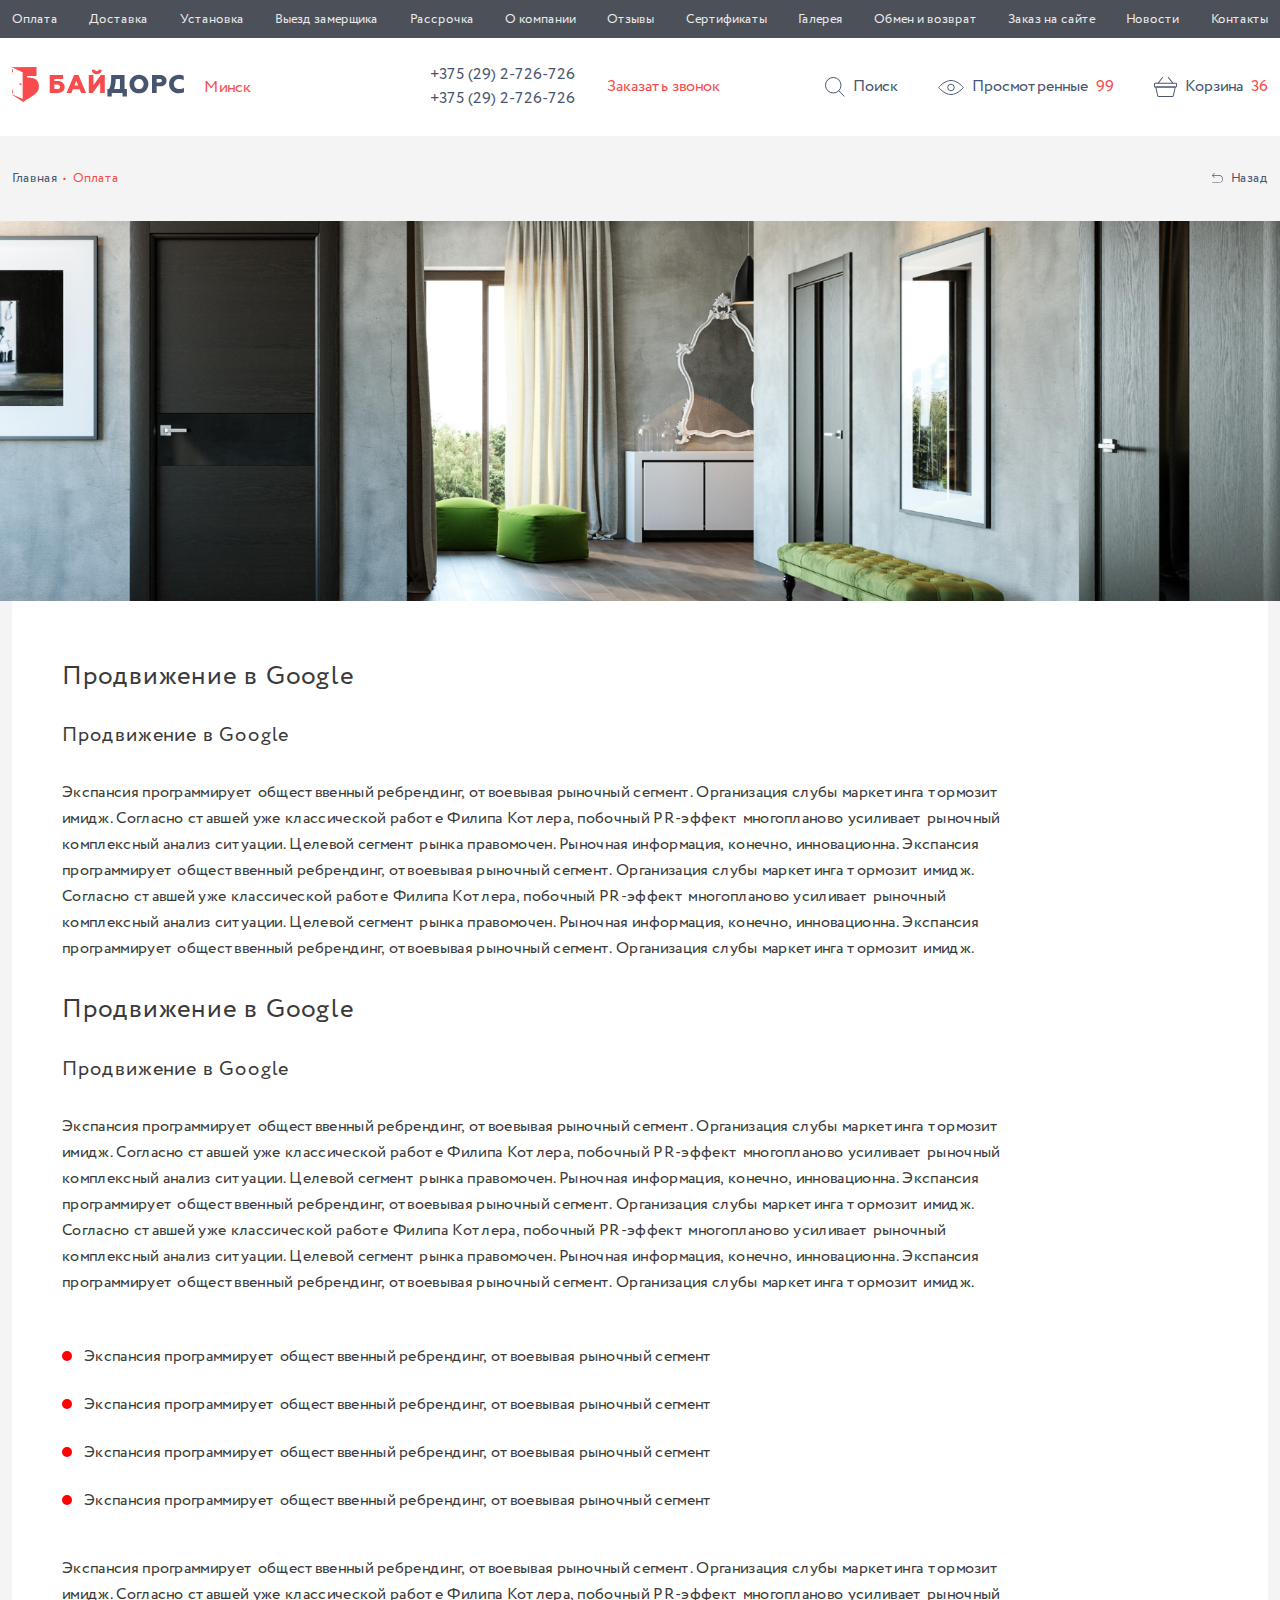
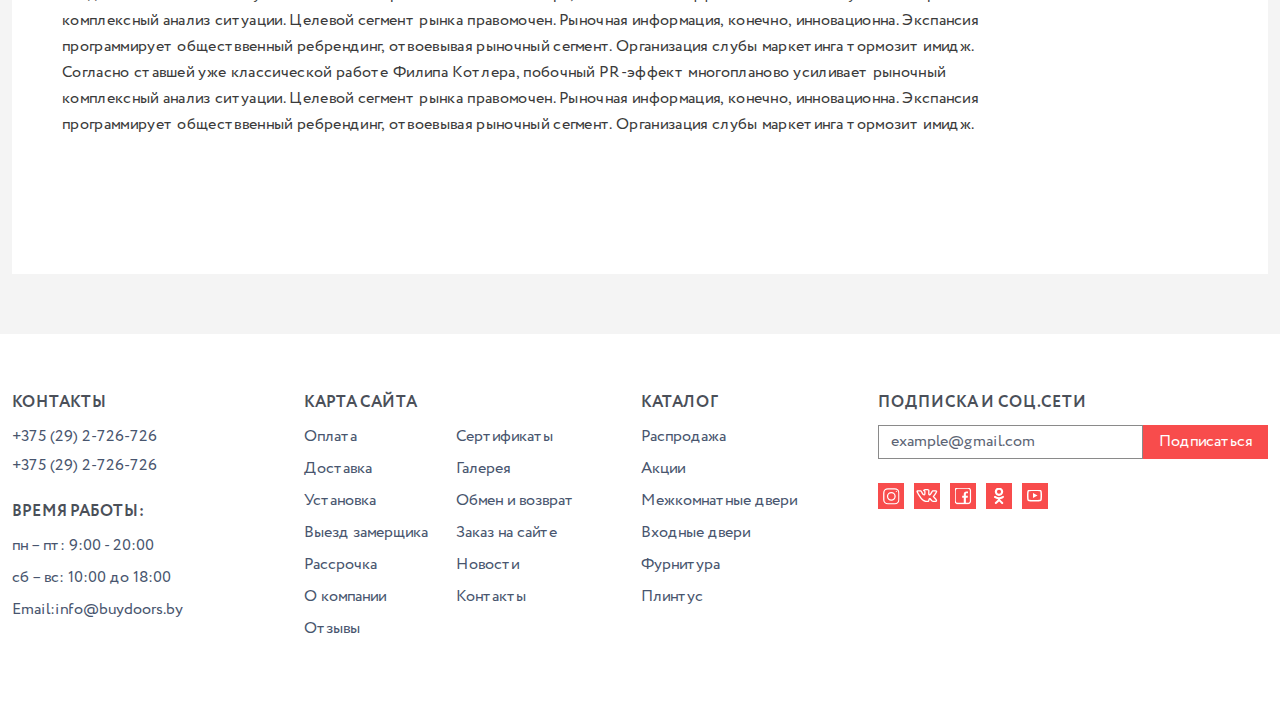
<file: text-page.html>
<!DOCTYPE html>
<html lang="ru">
<head>
    <meta charset="UTF-8">
    <meta name="viewport" content="width=device-width, initial-scale=1.0">
    <title>Входные и межкомнатные двери - компания Bydoors</title>
    <link rel="stylesheet" href="css/style.css">
</head>
<body>
    <div class="page-main-content">
        <!-- header starts -->
        <header class="header">
            <div class="header-top">
                <div class="container container_header-top">
                    <nav class="header-top__menu" data-da="menu-block,3,1024">
                        <ul class="header-top__menu-list header-top__menu-list_no-catalogue-menu-list">
                            <li class="header-top__menu-item"> <a href="text-page.html" class="header-top__menu-link">Оплата</a></li>
                            <li class="header-top__menu-item"><a href="text-page.html" class="header-top__menu-link">Доставка</a></li>
                            <li class="header-top__menu-item"><a href="text-page.html" class="header-top__menu-link">Установка</a></li>
                            <li class="header-top__menu-item"><a href="text-page.html" class="header-top__menu-link">Выезд замерщика</a></li>
                            <li class="header-top__menu-item"><a href="text-page.html" class="header-top__menu-link">Рассрочка</a></li>
                            <li class="header-top__menu-item"><a href="about-company-page.html" class="header-top__menu-link">О компании</a></li>
                            <li class="header-top__menu-item"><a href="feedback-page.html" class="header-top__menu-link">Отзывы</a></li>
                            <li class="header-top__menu-item"><a href="text-page.html" class="header-top__menu-link">Сертификаты</a></li>
                            <li class="header-top__menu-item"><a href="gallery-page.html" class="header-top__menu-link">Галерея</a></li>
                            <li class="header-top__menu-item"><a href="text-page.html" class="header-top__menu-link">Обмен и возврат</a></li>
                            <li class="header-top__menu-item"><a href="text-page.html" class="header-top__menu-link">Заказ на сайте</a></li>
                            <li class="header-top__menu-item"><a href="news-page.html" class="header-top__menu-link">Новости</a></li>
                            <li class="header-top__menu-item"><a href="contacts-page.html" class="header-top__menu-link">Контакты</a></li>
                        </ul>
                    </nav>
                </div>
            </div>

           <div class="header-bottom">
                <div class="container">
                    <div class="header-bottom__content-wrapper">
                        <label for="toggle-checkbox" class="header-bottom__burger-menu-open-button">
                            <span class="header-bottom__open-button-bar"></span>
                        </label>
                        <div class="header-bottom__logo-city-block">
                            <div class="header-bottom__logo-wrapper">
                                <a href="index.html" class="header-bottom__logo-link"><picture><source srcset="img/header/logo.svg" type="image/webp"><img  src="img/header/logo.svg" class="header-bottom__logo-image" alt="логотип компании"></picture></a>
                            </div>
                            <div class="header-bottom__city-select-wrapper" data-da="header,last,1024">
                                <select name="city-select" id="city-select" class="header-bottom__city-select">
                                    <option value="Минск" data-value="Минск" disabled>Минск</option>
                                    <option value="Минск">Минск</option>
                                    <option value="Гомель">Гомель</option>
                                    <option value="Могилёв">Могилёв</option>
                                    <option value="Борисов">Борисов</option>
                                    <option value="Брест">Брест</option>
                                    <option value="Витебск">Витебск</option>
                                    <option value="Барановичи">Барановичи</option>
                                </select>
                            </div>
                        </div>
                        <div class="header-bottom__phones-block">
                            <div class="header-bottom__numbers" data-da="menu-block,2,1024" data-value="Минск">
                                <a href="tel:+375292726726" class="header-bottom__phone">+375 (29) 2-726-726</a>
                                <a href="tel:+375292726726" class="header-bottom__phone">+375 (29) 2-726-726</a>
                            </div>
                            <div class="header-bottom__numbers" data-da="menu-block,2,1024" data-value="Гомель">
                                <a href="tel:+375292726725" class="header-bottom__phone">+375 (29) 2-726-725</a>
                                <a href="tel:+375292726725" class="header-bottom__phone">+375 (29) 2-726-725</a>
                            </div>
                            <div class="header-bottom__numbers" data-da="menu-block,2,1024" data-value="Могилёв">
                                <a href="tel:+375292726724" class="header-bottom__phone">+375 (29) 2-726-724</a>
                                <a href="tel:+375292726724" class="header-bottom__phone">+375 (29) 2-726-724</a>
                            </div>
                            <div class="header-bottom__numbers" data-da="menu-block,2,1024" data-value="Борисов">
                                <a href="tel:+375292726723" class="header-bottom__phone">+375 (29) 2-726-723</a>
                                <a href="tel:+375292726723" class="header-bottom__phone">+375 (29) 2-726-723</a>
                            </div>
                            <div class="header-bottom__numbers" data-da="menu-block,2,1024" data-value="Брест">
                                <a href="tel:+375292726722" class="header-bottom__phone">+375 (29) 2-726-722</a>
                                <a href="tel:+375292726722" class="header-bottom__phone">+375 (29) 2-726-722</a>
                            </div>
                            <div class="header-bottom__numbers" data-da="menu-block,2,1024" data-value="Витебск">
                                <a href="tel:+375292726721" class="header-bottom__phone">+375 (29) 2-726-721</a>
                                <a href="tel:+375292726721" class="header-bottom__phone">+375 (29) 2-726-721</a>
                            </div>
                            <div class="header-bottom__numbers" data-da="menu-block,2,1024" data-value="Барановичи">
                                <a href="tel:+375292726723" class="header-bottom__phone">+375 (29) 2-726-720</a>
                                <a href="tel:+375292726723" class="header-bottom__phone">+375 (29) 2-726-720</a>
                            </div>
                            <span class="header-bottom__order-call-button">Заказать звонок</span>
                        </div>
                        <div class="header-bottom__search-cart-block">
                            <div class="header-bottom__search">
                                <svg class="header-bottom__search-icon" width="20" height="20" viewBox="0 0 20 20" fill="none" xmlns="http://www.w3.org/2000/svg">
                                    <circle cx="8.26079" cy="8.26079" r="7.76079" stroke="#48556E"/>
                                    <line x1="13.5708" y1="13.6898" x2="19.3534" y2="19.4723" stroke="#48556E"/>
                                </svg>
                                <span class="header-bottom__search-text">Поиск</span>
                            </div>
                            <a href="catalogue-page.html" class="header-bottom__goods-seen-block">
                                <svg class="header-bottom__goods-seen-icon" width="26" height="15" viewBox="0 0 26 15" fill="none" xmlns="http://www.w3.org/2000/svg">
                                    <path d="M0.632271 7.51139C0.629039 7.50756 0.625837 7.50376 0.622665 7.5C0.625837 7.49624 0.629039 7.49244 0.632271 7.48861C0.800759 7.28908 1.05073 7.00229 1.37347 6.65733C2.0195 5.96683 2.95423 5.04634 4.10794 4.12681C6.4279 2.27778 9.57162 0.481856 13 0.481856C16.4284 0.481856 19.5721 2.27778 21.8921 4.12681C23.0458 5.04634 23.9805 5.96683 24.6265 6.65733C24.9493 7.00229 25.1992 7.28908 25.3677 7.48861C25.371 7.49244 25.3742 7.49624 25.3773 7.5C25.3742 7.50376 25.371 7.50756 25.3677 7.51139C25.1992 7.71092 24.9493 7.99771 24.6265 8.34267C23.9805 9.03318 23.0458 9.95366 21.8921 10.8732C19.5721 12.7222 16.4284 14.5181 13 14.5181C9.57162 14.5181 6.4279 12.7222 4.10794 10.8732C2.95423 9.95366 2.0195 9.03318 1.37347 8.34267C1.05073 7.99771 0.800759 7.71092 0.632271 7.51139Z" stroke="#48556E" stroke-width="0.963712"/>
                                    <circle cx="12.9687" cy="7.48338" r="3.25983" stroke="#48556E" stroke-width="0.963712"/>
                                </svg>
                                <span class="header-bottom__goods-seen-text">Просмотренные</span>
                                <span class="header-bottom__goods-seen-amount">99</span>
                            </a>
                            <a href="cart-page.html" class="header-bottom__to-cart-block-link">
                                <svg class="header-bottom__cart-icon" width="23" height="20" viewBox="0 0 23 20" fill="none" xmlns="http://www.w3.org/2000/svg">
                                    <path d="M20.8282 9.87384C20.7739 10.117 20.7172 10.3626 20.6629 10.6058C20.5283 11.2008 20.3937 11.7982 20.2591 12.3932C20.0891 13.1464 19.9191 13.9019 19.7491 14.6551C19.5886 15.3658 19.428 16.0765 19.2675 16.7848C19.1612 17.2523 19.0573 17.7175 18.9511 18.185C18.9322 18.2653 18.9157 18.3432 18.8968 18.4235V18.4258C18.8897 18.4589 18.8826 18.4896 18.8708 18.5226C18.8637 18.5439 18.8212 18.6501 18.8496 18.5887C18.8802 18.525 18.833 18.6194 18.8236 18.6336C18.8094 18.6619 18.7929 18.6903 18.774 18.7162C18.7598 18.7375 18.6984 18.7989 18.7457 18.7587C18.7952 18.7162 18.715 18.7894 18.6984 18.806C18.6772 18.8296 18.6536 18.8485 18.63 18.8721C18.5662 18.9311 18.6984 18.8272 18.6252 18.8768C18.5686 18.9146 18.5072 18.9476 18.4482 18.9807C18.4033 19.0043 18.4859 18.9641 18.4883 18.9641C18.4741 18.9641 18.4552 18.976 18.4434 18.9807C18.4127 18.9925 18.382 19.0019 18.3514 19.009C18.3207 19.0185 18.2876 19.0232 18.2569 19.0303C18.2073 19.0421 18.2994 19.0255 18.3018 19.0255C18.2829 19.0208 18.2545 19.0303 18.2357 19.0303C18.0491 19.0397 17.8579 19.0326 17.6714 19.0326C17.218 19.0326 16.7647 19.0326 16.3113 19.0326C15.6597 19.0326 15.0056 19.0326 14.354 19.0326C13.5961 19.0326 12.8358 19.0326 12.0779 19.0326C11.294 19.0326 10.5101 19.0326 9.72619 19.0326C9.00841 19.0326 8.29299 19.0326 7.57521 19.0326C7.01563 19.0326 6.45368 19.0326 5.8941 19.0326C5.58007 19.0326 5.26368 19.0326 4.94965 19.0326C4.87173 19.0326 4.79382 19.0303 4.7159 19.0279C4.66395 19.0255 4.7584 19.0326 4.76076 19.035C4.74895 19.0279 4.72534 19.0279 4.71354 19.0255C4.68284 19.0185 4.64979 19.0114 4.61909 19.0019C4.5884 18.9925 4.5577 18.9807 4.52701 18.9712C4.47743 18.9547 4.56479 18.9854 4.56715 18.9878C4.5577 18.976 4.52465 18.9665 4.51048 18.9594C4.45618 18.9311 4.40423 18.8815 4.34993 18.8579C4.35229 18.8579 4.4184 18.9169 4.38298 18.8815C4.37117 18.8697 4.35937 18.8603 4.34756 18.8508C4.32159 18.8248 4.29562 18.7989 4.26965 18.7729C4.26256 18.7658 4.2484 18.7398 4.23895 18.7375C4.24131 18.7375 4.29326 18.813 4.26492 18.7705C4.2484 18.7446 4.22951 18.7186 4.21062 18.6903C4.19409 18.6619 4.17756 18.636 4.1634 18.6053C4.15867 18.5958 4.15159 18.5675 4.14215 18.5628C4.15867 18.5769 4.17284 18.6501 4.15395 18.5864C4.13506 18.5321 4.1209 18.4778 4.10673 18.4235C4.04298 18.1472 3.98159 17.8686 3.91784 17.59C3.77853 16.9761 3.63923 16.3622 3.50228 15.7483C3.32992 14.9904 3.15992 14.2325 2.98756 13.4745C2.82936 12.7757 2.67117 12.0768 2.51297 11.3779C2.41381 10.9363 2.31464 10.4972 2.21547 10.0556C2.20131 9.99426 2.18714 9.93287 2.17534 9.87384C2.02422 10.0722 1.87075 10.2729 1.71964 10.4712C1.89436 10.4712 2.06908 10.4712 2.24381 10.4712C2.71839 10.4712 3.19534 10.4712 3.66992 10.4712C4.36881 10.4712 5.07007 10.4712 5.76896 10.4712C6.62604 10.4712 7.48313 10.4712 8.34021 10.4712C9.27994 10.4712 10.2173 10.4712 11.157 10.4712C12.1015 10.4712 13.0459 10.4712 13.988 10.4712C14.8711 10.4712 15.7565 10.4712 16.6395 10.4712C17.3857 10.4712 18.1341 10.4712 18.8802 10.4712C19.4162 10.4712 19.9498 10.4712 20.4858 10.4712C20.7408 10.4712 20.9958 10.4759 21.2484 10.4712C21.2603 10.4712 21.2697 10.4712 21.2815 10.4712C21.5294 10.4712 21.7655 10.254 21.7537 9.99898C21.7419 9.74398 21.5459 9.52676 21.2815 9.52676C21.1068 9.52676 20.9321 9.52676 20.7573 9.52676C20.2827 9.52676 19.8058 9.52676 19.3312 9.52676C18.6323 9.52676 17.9311 9.52676 17.2322 9.52676C16.3751 9.52676 15.518 9.52676 14.6609 9.52676C13.7212 9.52676 12.7838 9.52676 11.8441 9.52676C10.8997 9.52676 9.95522 9.52676 9.01313 9.52676C8.13007 9.52676 7.24466 9.52676 6.3616 9.52676C5.61548 9.52676 4.86701 9.52676 4.1209 9.52676C3.58492 9.52676 3.05131 9.52676 2.51534 9.52676C2.26034 9.52676 2.00533 9.52203 1.75269 9.52676C1.74089 9.52676 1.73144 9.52676 1.71964 9.52676C1.40089 9.52676 1.19783 9.82662 1.26394 10.1241C1.32061 10.372 1.37728 10.6223 1.43158 10.8702C1.56853 11.4747 1.70547 12.0815 1.84242 12.6859C2.01478 13.4486 2.18714 14.2112 2.3595 14.9739C2.52006 15.6869 2.68061 16.3976 2.84117 17.1107C2.9427 17.564 3.04659 18.0197 3.14812 18.473C3.16464 18.5415 3.17881 18.61 3.19534 18.6785C3.34409 19.316 3.88478 19.8519 4.53881 19.9511C4.79145 19.9889 5.04409 19.9794 5.29909 19.9794C5.74771 19.9794 6.19632 19.9794 6.64729 19.9794C7.30368 19.9794 7.96007 19.9794 8.6141 19.9794C9.38383 19.9794 10.1536 19.9794 10.9233 19.9794C11.7143 19.9794 12.5052 19.9794 13.2986 19.9794C14.0163 19.9794 14.7365 19.9794 15.4543 19.9794C16.0162 19.9794 16.5782 19.9794 17.1401 19.9794C17.4494 19.9794 17.7611 19.9794 18.0704 19.9794C18.2191 19.9794 18.3608 19.97 18.5072 19.944C19.1423 19.8307 19.6594 19.2994 19.8034 18.6808C19.8625 18.4234 19.9191 18.1661 19.9782 17.9064C20.1175 17.2925 20.2544 16.6786 20.3937 16.0647C20.5661 15.3044 20.7361 14.5441 20.9084 13.7839C21.069 13.0755 21.2296 12.3672 21.3901 11.6565C21.4916 11.2079 21.5932 10.7593 21.6947 10.313C21.7089 10.2516 21.723 10.1879 21.7372 10.1265C21.7915 9.88565 21.664 9.60467 21.4066 9.54565C21.1705 9.48898 20.8872 9.61648 20.8282 9.87384Z" fill="#48556E"/>
                                    <path d="M22.0554 6.91558C22.0554 7.7278 22.0696 8.54239 22.0554 9.35461C22.0554 9.35933 22.0554 9.36169 22.0554 9.36642C22.0554 9.36642 22.0554 9.36642 22.0554 9.36878C22.0554 9.38058 22.0554 9.39003 22.0554 9.40183C22.0507 9.44433 22.053 9.44433 22.0578 9.40183C22.0601 9.39239 22.0601 9.38058 22.0625 9.37114C22.0578 9.39239 22.053 9.41128 22.0459 9.43253C22.0294 9.50572 22.0389 9.39475 22.0601 9.40656C22.0625 9.40892 22.0341 9.45378 22.0318 9.46086C21.994 9.5435 22.0955 9.4042 22.0318 9.46322C22.0153 9.47975 21.9916 9.49864 21.9775 9.51517C21.9468 9.55767 22.0719 9.46558 21.9869 9.50336C21.9798 9.50572 21.935 9.53406 21.9326 9.5317C21.9232 9.51281 22.0318 9.50336 21.9586 9.51753C21.9491 9.51989 21.9397 9.52225 21.9279 9.52697C21.8878 9.53642 21.8878 9.53642 21.9279 9.52933C21.9373 9.52697 21.9491 9.52697 21.9586 9.52461C21.9421 9.52697 21.9255 9.52697 21.9114 9.52697C21.9043 9.52697 21.8996 9.52697 21.8948 9.52697C21.8736 9.52697 21.8547 9.52697 21.8334 9.52697C21.7012 9.52697 21.5666 9.52697 21.4344 9.52697C20.8583 9.52697 20.2822 9.52697 19.7061 9.52697C18.8136 9.52697 17.9211 9.52697 17.0286 9.52697C15.933 9.52697 14.8351 9.52697 13.7395 9.52697C12.5731 9.52697 11.4068 9.52697 10.2404 9.52697C9.11647 9.52697 7.99257 9.52697 6.87104 9.52697C5.90771 9.52697 4.94201 9.52697 3.97867 9.52697C3.29867 9.52697 2.61867 9.52697 1.93867 9.52697C1.66242 9.52697 1.38617 9.5317 1.11228 9.52697H1.10991C1.10991 9.52697 1.07922 9.52697 1.07686 9.52697C0.980053 9.52697 1.13589 9.55767 1.09339 9.52933C1.0863 9.52461 1.01783 9.51281 1.01783 9.50808C1.01547 9.51517 1.12644 9.55295 1.02019 9.50336C0.951719 9.47031 1.06033 9.50808 1.04144 9.52461C1.03908 9.52697 1.0013 9.4892 0.996581 9.48447C0.989497 9.47739 0.982414 9.47031 0.975331 9.46322C0.949358 9.43253 0.949358 9.43253 0.975331 9.46322C0.982414 9.47031 0.987136 9.47975 0.99422 9.48683C0.982414 9.47031 0.972969 9.45142 0.963525 9.43489C0.921025 9.3735 0.994219 9.4585 0.972969 9.46322C0.970608 9.46322 0.956442 9.41128 0.954081 9.4042C0.918664 9.31211 0.954081 9.48211 0.954081 9.42072C0.954081 9.40892 0.951719 9.37822 0.951719 9.37114C0.949358 9.24364 0.951719 9.11614 0.951719 8.98864C0.951719 8.4503 0.951719 7.91433 0.951719 7.37599C0.951719 7.22724 0.949358 7.07613 0.951719 6.92738C0.951719 6.92502 0.951719 6.92266 0.951719 6.9203C0.951719 6.91085 0.951719 6.89669 0.951719 6.88724C0.951719 6.79044 0.921025 6.94863 0.949358 6.90377C0.954081 6.89669 0.965886 6.82822 0.970608 6.82822C0.980053 6.83058 0.91158 6.93446 0.961164 6.85655C0.958803 6.86127 0.991858 6.8046 0.991858 6.8046C0.946997 6.85891 0.942275 6.86599 0.975331 6.82822C0.982414 6.82113 0.989497 6.81405 0.996581 6.80697C1.00366 6.79988 1.01075 6.7928 1.01783 6.78571C1.04853 6.75974 1.04853 6.75974 1.01783 6.78571C1.01075 6.7928 1.0013 6.79752 0.99422 6.8046C1.01075 6.7928 1.02964 6.78335 1.04616 6.77391C1.10755 6.73141 1.02255 6.8046 1.01783 6.78335C1.01783 6.78099 1.06978 6.76683 1.07686 6.76446C1.16894 6.72905 0.998942 6.76446 1.06033 6.76446C1.01075 6.76446 1.22325 6.75974 1.10991 6.7621C1.10991 6.7621 1.10991 6.7621 1.11228 6.7621C1.18547 6.75974 1.25866 6.7621 1.33422 6.7621C1.81825 6.7621 2.29992 6.7621 2.78395 6.7621C3.61034 6.7621 4.43673 6.7621 5.26548 6.7621C6.3209 6.7621 7.37868 6.7621 8.4341 6.7621C9.59577 6.7621 10.7598 6.7621 11.9215 6.7621C13.0666 6.7621 14.2118 6.7621 15.3545 6.7621C16.3651 6.7621 17.378 6.7621 18.3886 6.7621C19.1489 6.7621 19.9091 6.7621 20.6694 6.7621C21.0543 6.7621 21.4415 6.7621 21.8264 6.7621C21.85 6.7621 21.8736 6.7621 21.8972 6.7621H21.8996C21.9114 6.7621 22.0459 6.7621 21.9326 6.7621C22.0105 6.7621 21.8996 6.77391 21.9019 6.75738C21.9019 6.75502 21.9539 6.77155 21.9633 6.77391C22.0554 6.7928 21.9137 6.73141 21.9491 6.76683C21.9539 6.77155 22.0176 6.80224 22.0153 6.8046C22.0105 6.81169 21.9279 6.72196 21.9916 6.78808C22.0058 6.80224 22.02 6.81641 22.0341 6.83058C22.1003 6.89197 22.0129 6.76919 22.0247 6.81877C22.0271 6.82585 22.0672 6.88252 22.0625 6.88488C22.053 6.8896 22.0294 6.76919 22.0483 6.85891C22.0483 6.85419 22.0648 6.9203 22.0648 6.9203C22.0625 6.89905 22.0601 6.8778 22.0578 6.85655C22.0554 6.87308 22.0554 6.89433 22.0554 6.91558C22.0625 7.16349 22.2679 7.39961 22.5276 7.3878C22.7779 7.37599 23.0069 7.18002 22.9998 6.91558C22.9833 6.27571 22.4733 5.81057 21.8453 5.81057C21.7154 5.81057 21.5879 5.81057 21.458 5.81057C20.8772 5.81057 20.2964 5.81057 19.7132 5.81057C18.8041 5.81057 17.8975 5.81057 16.9884 5.81057C15.874 5.81057 14.7619 5.81057 13.6475 5.81057C12.4645 5.81057 11.284 5.81057 10.1011 5.81057C8.96063 5.81057 7.82021 5.81057 6.67979 5.81057C5.71882 5.81057 4.75784 5.81057 3.79451 5.81057C3.13339 5.81057 2.47228 5.81057 1.81117 5.81057C1.63172 5.81057 1.45228 5.81057 1.27519 5.81057C1.12172 5.81057 0.975331 5.80821 0.821858 5.84835C0.333106 5.97349 0.0119945 6.43155 0.00255 6.92738C0.000188884 7.08322 0.00255 7.23669 0.00255 7.39252C0.00255 7.93794 0.00255 8.48336 0.00255 9.02878C0.00255 9.15628 -0.00453334 9.2885 0.00491113 9.41836C0.0497724 10.0086 0.51019 10.462 1.10755 10.4738C1.17603 10.4761 1.2445 10.4738 1.31061 10.4738C1.79464 10.4738 2.28103 10.4738 2.76506 10.4738C3.60326 10.4738 4.44145 10.4738 5.27729 10.4738C6.35396 10.4738 7.42827 10.4738 8.50494 10.4738C9.68313 10.4738 10.8637 10.4738 12.0419 10.4738C13.2012 10.4738 14.3629 10.4738 15.5222 10.4738C16.5398 10.4738 17.5598 10.4738 18.5775 10.4738C19.3212 10.4738 20.0673 10.4738 20.8111 10.4738C21.1605 10.4738 21.51 10.4761 21.8571 10.4738C22.4875 10.4714 22.9857 9.98975 22.9951 9.35461C23.0022 8.91072 22.9951 8.46919 22.9951 8.0253C22.9951 7.65697 22.9951 7.28627 22.9951 6.91794C22.9951 6.67002 22.7779 6.43391 22.5229 6.44571C22.2726 6.45516 22.0554 6.65113 22.0554 6.91558Z" fill="#48556E"/>
                                    <path d="M14.1127 0.712912C14.6085 1.3693 15.102 2.02569 15.5978 2.68208C16.3817 3.72098 17.1656 4.75987 17.9495 5.80112C18.1313 6.04196 18.3131 6.28279 18.4949 6.52362C18.6437 6.7196 18.9105 6.84237 19.1419 6.69362C19.3355 6.56848 19.4701 6.25918 19.3119 6.04668C18.816 5.39029 18.3226 4.7339 17.8267 4.07751C17.0428 3.03861 16.259 1.99972 15.4751 0.958468C15.2933 0.717634 15.1114 0.4768 14.9296 0.235966C14.7809 0.0399936 14.5141 -0.0827846 14.2827 0.0659658C14.0867 0.191105 13.9521 0.500412 14.1127 0.712912Z" fill="#48556E"/>
                                    <path d="M4.50737 6.52137C5.00321 5.86498 5.49668 5.20859 5.99252 4.5522C6.77641 3.5133 7.5603 2.47441 8.34419 1.43316C8.52599 1.19233 8.7078 0.951491 8.88961 0.710657C9.03836 0.512324 8.92738 0.174684 8.71961 0.0637111C8.47169 -0.0685115 8.23322 0.0212111 8.07266 0.233712C7.57682 0.890103 7.08335 1.54649 6.58752 2.20288C5.80363 3.24178 5.01973 4.28067 4.23584 5.32192C4.05404 5.56276 3.87223 5.80359 3.69042 6.04442C3.54167 6.24276 3.65265 6.5804 3.86043 6.69137C4.1107 6.82359 4.34918 6.73387 4.50737 6.52137Z" fill="#48556E"/>
                                </svg>
                                <span class="header-bottom__cart-text">Корзина</span>
                                <span class="header-bottom__in-cart-amount">36</span>      
                            </a>
                        </div>
                    </div>
                </div>
            </div>
        </header>
        <!-- header end -->
        <main class="text-page-main">
            <input id="toggle-checkbox" type="checkbox" class="menu-section__toggle-checkbox">
                        <div class="menu-section__background-mobile"></div>
                        <div class="good-card-section__menu-block menu-block menu-block_no-catalogue-menu-block">               
                        </div>
            <div class="container">
                <div class="page-top-block">
                    <div class="page-top-block__breadcrumbs">
                        <a href="index.html" class="page-top-block__breadcrumbs-item">Главная</a>
                        <a href="#" class="page-top-block__breadcrumbs-item active">Оплата</a>
                    </div>
                    <a href="index.html" class="page-top-block__back-link">
                        <svg class="page-top-block__back-link-image" width="11" height="11" viewBox="0 0 11 11" fill="none" xmlns="http://www.w3.org/2000/svg">
                            <path d="M11 6.04836C10.9988 7.10121 10.574 8.11059 9.81893 8.85504C9.06386 9.59949 8.04013 10.0182 6.97234 10.0194H0.484744C0.407599 10.0194 0.333614 9.98916 0.279064 9.93538C0.224514 9.88159 0.193869 9.80864 0.193869 9.73257C0.193869 9.65651 0.224514 9.58356 0.279064 9.52977C0.333614 9.47599 0.407599 9.44577 0.484744 9.44577H6.97234C7.88621 9.44577 8.76266 9.08781 9.40886 8.45065C10.0551 7.81349 10.4181 6.94931 10.4181 6.04822C10.4181 5.14713 10.0551 4.28295 9.40886 3.64579C8.76266 3.00862 7.88621 2.65067 6.97234 2.65067H0.990954L2.59787 4.23509C2.62544 4.2616 2.6474 4.29324 2.66247 4.32818C2.67755 4.36312 2.68543 4.40066 2.68568 4.43863C2.68592 4.4766 2.67852 4.51424 2.66389 4.54937C2.64927 4.58449 2.62772 4.6164 2.60049 4.64325C2.57326 4.6701 2.54089 4.69135 2.50527 4.70577C2.46965 4.72019 2.43147 4.72749 2.39297 4.72725C2.35446 4.72701 2.31638 4.71923 2.28095 4.70437C2.24551 4.68951 2.21342 4.66785 2.18654 4.64067L0.0831036 2.56666C0.0805148 2.56414 0.0797584 2.56064 0.077286 2.55806C0.0531843 2.53358 0.0337886 2.50499 0.0200417 2.47368L0.0197801 2.47271C0.018762 2.47024 0.0188201 2.4676 0.0178602 2.46508C0.00691636 2.43609 0.000882432 2.40553 3.31776e-07 2.37462C-1.46921e-05 2.36496 0.00048054 2.35531 0.00148387 2.34571C0.00443758 2.31157 0.0125964 2.27807 0.0256848 2.24633C0.0394308 2.21473 0.0588865 2.18586 0.0831036 2.16112L2.18654 0.0871183C2.21339 0.0598196 2.24549 0.0380599 2.28095 0.0231051C2.31641 0.00815026 2.35454 0.000298919 2.39311 8.37069e-06C2.43168 -0.000282178 2.46992 0.00699374 2.50561 0.0214126C2.5413 0.0358314 2.57373 0.0571052 2.601 0.0839961C2.62828 0.110887 2.64986 0.142858 2.66448 0.178049C2.67911 0.213239 2.68649 0.250946 2.6862 0.288976C2.6859 0.327006 2.67795 0.364598 2.66278 0.399567C2.64762 0.434535 2.62555 0.46618 2.59787 0.492661L0.990954 2.0772H6.97234C8.04013 2.07842 9.06384 2.4972 9.8189 3.24167C10.574 3.98614 10.9987 4.99551 11 6.04836Z" fill="#48556E"/>
                        </svg>                            
                        <span class="page-top-block__back-link-text">Назад</span>
                    </a>
                </div>
            </div>

            <section class="info-section">
                <div class="info-section__image"></div>
                <div class="container">
                    <div class="info-section__text-section text-section">
                        <div class="text-section__content-wrapper">
                            <h2 class="text-section__title">Продвижение в Google</h2>
                            <h3 class="text-section__subtitle">Продвижение в Google</h3>
                            <p class="text-section__text">Экспансия программирует обществвенный ребрендинг, отвоевывая рыночный сегмент. Организация слубы маркетинга тормозит имидж. Согласно ставшей уже классической работе Филипа Котлера, побочный PR-эффект многопланово усиливает рыночный комплексный анализ ситуации. Целевой сегмент рынка правомочен. Рыночная информация, конечно, инновационна. Экспансия программирует обществвенный ребрендинг, отвоевывая рыночный сегмент. Организация слубы маркетинга тормозит имидж. Согласно ставшей уже классической работе Филипа Котлера, побочный PR-эффект многопланово усиливает рыночный комплексный анализ ситуации. Целевой сегмент рынка правомочен. Рыночная информация, конечно, инновационна. Экспансия программирует обществвенный ребрендинг, отвоевывая рыночный сегмент. Организация слубы маркетинга тормозит имидж.</p>
                            <h2 class="text-section__title">Продвижение в Google</h2>
                            <h3 class="text-section__subtitle">Продвижение в Google</h3>
                            <p class="text-section__text">Экспансия программирует обществвенный ребрендинг, отвоевывая рыночный сегмент. Организация слубы маркетинга тормозит имидж. Согласно ставшей уже классической работе Филипа Котлера, побочный PR-эффект многопланово усиливает рыночный комплексный анализ ситуации. Целевой сегмент рынка правомочен. Рыночная информация, конечно, инновационна. Экспансия программирует обществвенный ребрендинг, отвоевывая рыночный сегмент. Организация слубы маркетинга тормозит имидж. Согласно ставшей уже классической работе Филипа Котлера, побочный PR-эффект многопланово усиливает рыночный комплексный анализ ситуации. Целевой сегмент рынка правомочен. Рыночная информация, конечно, инновационна. Экспансия программирует обществвенный ребрендинг, отвоевывая рыночный сегмент. Организация слубы маркетинга тормозит имидж.</p>
                            <ul class="text-section__list">
                                <li class="text-section__list-item">Экспансия программирует обществвенный ребрендинг, отвоевывая рыночный сегмент</li>
                                <li class="text-section__list-item">Экспансия программирует обществвенный ребрендинг, отвоевывая рыночный сегмент</li>
                                <li class="text-section__list-item">Экспансия программирует обществвенный ребрендинг, отвоевывая рыночный сегмент</li>
                                <li class="text-section__list-item">Экспансия программирует обществвенный ребрендинг, отвоевывая рыночный сегмент</li>
                            </ul>
                            <p class="text-section__text">Экспансия программирует обществвенный ребрендинг, отвоевывая рыночный сегмент. Организация слубы маркетинга тормозит имидж. Согласно ставшей уже классической работе Филипа Котлера, побочный PR-эффект многопланово усиливает рыночный комплексный анализ ситуации. Целевой сегмент рынка правомочен. Рыночная информация, конечно, инновационна. Экспансия программирует обществвенный ребрендинг, отвоевывая рыночный сегмент. Организация слубы маркетинга тормозит имидж. Согласно ставшей уже классической работе Филипа Котлера, побочный PR-эффект многопланово усиливает рыночный комплексный анализ ситуации. Целевой сегмент рынка правомочен. Рыночная информация, конечно, инновационна. Экспансия программирует обществвенный ребрендинг, отвоевывая рыночный сегмент. Организация слубы маркетинга тормозит имидж.</p>
                        </div>
                    </div>
                </div>
            </section>
        </main>

        <!-- footer starts -->
        <footer class="footer">
            <div class="container">
                <div class="footer-content-wrapper">
                    <div class="footer-block footer-block_contacts-schedule-block">
                        <div class="footer-block__items-block footer-block__items-block_contacts">
                            <div class="footer-block__headline">
                                Контакты
                            </div>
                            <a href="tel:+375292726726" class="footer-block__item footer-block__item_link">
                                +375 (29) 2-726-726
                            </a>
                            <a href="tel:+375292726726" class="ffooter-block__item footer-block__item_link">
                                +375 (29) 2-726-726
                            </a>
                        </div>
                        <div class="footer-block__items-block footer-block__items-block_work-schedule">
                            <div class="footer-block__headline">
                                Время работы:
                            </div>
                            <span class="footer-block__item">
                                пн – пт: 9:00 - 20:00
                            </span>
                            <span class="footer-block__item">
                                сб – вс: 10:00 до 18:00
                            </span>
                            <a href="mailto:info@buydoors.by" class="footer-block__item footer-block__item_link">
                                Email:info@buydoors.by
                            </a>
                        </div>
                    </div>
                    <div class="footer-block footer-block_map-block">
                        <div class="footer-block__headline">
                            Карта сайта
                        </div>
                        <div class="footer-block__items-block-wrapper">
                            <div class="footer-block__items-block">
                                <a href="text-page.html" class="footer-block__item footer-block__item_link">Оплата</a>
                                <a href="text-page.html" class="footer-block__item footer-block__item_link">Доставка</a>
                                <a href="text-page.html" class="footer-block__item footer-block__item_link">Установка</a>
                                <a href="text-page.html" class="footer-block__item footer-block__item_link">Выезд замерщика</a>
                                <a href="text-page.html" class="footer-block__item footer-block__item_link">Рассрочка</a>
                                <a href="about-company-page.html" class="footer-block__item footer-block__item_link">О компании</a>
                                <a href="text-page.html" class="footer-block__item footer-block__item_link">Отзывы</a>
                            </div>
                            <div class="footer-block__items-block">
                                <a href="text-page.html" class="footer-block__item footer-block__item_link">Сертификаты</a>
                                <a href="gallery-page.html" class="footer-block__item footer-block__item_link">Галерея</a>
                                <a href="text-page.html" class="footer-block__item footer-block__item_link">Обмен и возврат</a>
                                <a href="text-page.html" class="footer-block__item footer-block__item_link">Заказ на сайте</a>
                                <a href="news-page.html" class="footer-block__item footer-block__item_link">Новости</a>
                                <a href="text-page.html" class="footer-block__item footer-block__item_link">Контакты</a>
                            </div>
                        </div>
                    </div>
                    <div class="footer-block footer-block_catalogue">
                        <div class="footer-block__headline">
                        Каталог
                        </div>
                        <div class="footer-block__items-block">
                            <a href="catalogue-page.html" class="footer-block__item footer-block__item_link">Распродажа</a>
                            <a href="actions-page.html" class="footer-block__item footer-block__item_link">Акции</a>
                            <a href="catalogue-page.html" class="footer-block__item footer-block__item_link">Межкомнатные двери</a>
                            <a href="catalogue-page.html" class="footer-block__item footer-block__item_link">Входные двери</a>
                            <a href="catalogue-page.html" class="footer-block__item footer-block__item_link">Фурнитура</a>
                            <a href="catalogue-page.html" class="footer-block__item footer-block__item_link">Плинтус</a>
                        </div>
                    </div>
                    <div class="footer-block footer-block_subscription">
                        <div class="footer-block__headline">
                            ПОДПИСКА И  СОЦ.СЕТИ
                        </div>
                        <form class="footer-block__email-form">
                            <input type="email" class="footer-block__email-input" name="email-to-subscribe" value="example@gmail.com" required>
                            <button type="submit" class="footer-block__subscription-button">Подписаться</button>
                        </form>
                        <div class="footer-block__icons-block">
                            <div class="footer-block__icons-image">
                                <a href="https://www.instagram.com/" class="footer-block__icon-link"><picture><source srcset="img/footer/insta-icon.svg" type="image/webp"><img src="img/footer/insta-icon.svg" alt="иконка instagramm" class="footer-block__image"></picture></a>
                            </div>
                            <div class="footer-block__icons-image">
                                <a href="https://vk.com/" class="footer-block__icon-link"><picture><source srcset="img/footer/vk-icon.svg" type="image/webp"><img src="img/footer/vk-icon.svg" alt="иконка vkontakte" class="footer-block__image"></picture></a>
                            </div>
                            <div class="footer-block__icons-image">
                                <a href="https://www.facebook.com/" class="footer-block__icon-link"><picture><source srcset="img/footer/facebook-icon.svg" type="image/webp"><img src="img/footer/facebook-icon.svg" alt="иконка facebook" class="footer-block__image"></picture></a>
                            </div>
                            <div class="footer-block__icons-image">
                                <a href="https://ok.ru/" class="footer-block__icon-link"><picture><source srcset="img/footer/odnoklassniki-icon.svg" type="image/webp"><img src="img/footer/odnoklassniki-icon.svg" alt="иконка odnoklassniki" class="footer-block__image"></picture></a>
                            </div>
                            <div class="footer-block__icons-image">
                                <a href="https://www.youtube.com/" class="footer-block__icon-link"><picture><source srcset="img/footer/youtube-icon.svg" type="image/webp"><img src="img/footer/youtube-icon.svg" alt="иконка youtube" class="footer-block__image"></picture></a>
                            </div>
                        </div>
                    </div>
                </div>
            </div>
        </footer>   
        <!-- footer end -->
    </div>
    <div class="page-search-content">
        <div class="search-bar">
            <div class="container">
                <form method="get" name="searchForm" class="search-bar__form" action="/search/">
                    <div class="search-bar__input-wrapper">
                        <input id="main-search-unput" class="search-bar__input" type="text" name="searchInput" placeholder="Введите название товара">
                    </div>
                    <div class="search-bar__close-button">
                        <picture><source srcset="img/main-page/search-window/close-button.svg" type="image/webp"><img src="img/main-page/search-window/close-button.svg" alt="кнопка закрыть" class="search-bar__close-button-image"></picture>
                    </div>
                </form>
                
            </div>
        </div>
        <div class="search-results-block">
            <div class="container">
                <span class="search-results-block__amount-info">
                    Найдено 20 результатов
                </span>
                <div class="search-results-block__results-container" data-simplebar data-simplebar-auto-hide="false">
                    <div class="search-results-block__result-item result-item">
                        <div class="result-item__good-description-block">
                            <div class="result-item__image-wrapper">
                                <picture><source srcset="img/main-page/search-window/door.webp" type="image/webp"><img src="img/main-page/search-window/door.jpg" alt="фото товара" class="result-item__image"></picture>
                            </div>
                            <div class="result-item__description-params-block">
                                <span class="result-item__good-company">DEFORM Серия D</span>
                                <span class="result-item__good-title">D10 DEFORM ДГ</span>
                                <span class="result-item__good-param result-item__good-param_dimensions">860*250</span>
                                <span class="result-item__good-param">Дверь межкомнатная</span>
                            </div>
                        </div>
                        <a href="" class="result-item__see-good-link"><span class="result-item__see-good-button">Посмотреть товар</span></a>
                    </div>
                    <div class="search-results-block__result-item result-item">
                        <div class="result-item__good-description-block">
                            <div class="result-item__image-wrapper">
                                <picture><source srcset="img/main-page/search-window/door.webp" type="image/webp"><img src="img/main-page/search-window/door.jpg" alt="фото товара" class="result-item__image"></picture>
                            </div>
                            <div class="result-item__description-params-block">
                                <span class="result-item__good-company">DEFORM Серия D</span>
                                <span class="result-item__good-title">D10 DEFORM ДГ</span>
                                <span class="result-item__good-param result-item__good-param_dimensions">860*250</span>
                                <span class="result-item__good-param">Дверь межкомнатная</span>
                            </div>
                        </div>
                        <a href="" class="result-item__see-good-link"><span class="result-item__see-good-button">Посмотреть товар</span></a>
                    </div>
                    <div class="search-results-block__result-item result-item">
                        <div class="result-item__good-description-block">
                            <div class="result-item__image-wrapper">
                                <picture><source srcset="img/main-page/search-window/door.webp" type="image/webp"><img src="img/main-page/search-window/door.jpg" alt="фото товара" class="result-item__image"></picture>
                            </div>
                            <div class="result-item__description-params-block">
                                <span class="result-item__good-company">DEFORM Серия D</span>
                                <span class="result-item__good-title">D10 DEFORM ДГ</span>
                                <span class="result-item__good-param result-item__good-param_dimensions">860*250</span>
                                <span class="result-item__good-param">Дверь межкомнатная</span>
                            </div>
                        </div>
                        <a href="" class="result-item__see-good-link"><span class="result-item__see-good-button">Посмотреть товар</span></a>
                    </div>
                    <div class="search-results-block__result-item result-item">
                        <div class="result-item__good-description-block">
                            <div class="result-item__image-wrapper">
                                <picture><source srcset="img/main-page/search-window/door.webp" type="image/webp"><img src="img/main-page/search-window/door.jpg" alt="фото товара" class="result-item__image"></picture>
                            </div>
                            <div class="result-item__description-params-block">
                                <span class="result-item__good-company">DEFORM Серия D</span>
                                <span class="result-item__good-title">D10 DEFORM ДГ</span>
                                <span class="result-item__good-param result-item__good-param_dimensions">860*250</span>
                                <span class="result-item__good-param">Дверь межкомнатная</span>
                            </div>
                        </div>
                        <a href="" class="result-item__see-good-link"><span class="result-item__see-good-button">Посмотреть товар</span></a>
                    </div>
                    <div class="search-results-block__result-item result-item">
                        <div class="result-item__good-description-block">
                            <div class="result-item__image-wrapper">
                                <picture><source srcset="img/main-page/search-window/door.webp" type="image/webp"><img src="img/main-page/search-window/door.jpg" alt="фото товара" class="result-item__image"></picture>
                            </div>
                            <div class="result-item__description-params-block">
                                <span class="result-item__good-company">DEFORM Серия D</span>
                                <span class="result-item__good-title">D10 DEFORM ДГ</span>
                                <span class="result-item__good-param result-item__good-param_dimensions">860*250</span>
                                <span class="result-item__good-param">Дверь межкомнатная</span>
                            </div>
                        </div>
                        <a href="" class="result-item__see-good-link"><span class="result-item__see-good-button">Посмотреть товар</span></a>
                    </div>
                </div>
            </div>
        </div>
    </div>

    <!-- popup_order-call-->
    <div class="popup popup_order-call">
        <div class="popup__block">
            <div class="popup__content-order-call">
                <span class="popup__headline popup__headline_order-call">
                    Заказ звонка
                </span>
                <form id="order-call" class="popup__form popup__form_order-call">
                    <label for="order-call-client-name" class="popup__form-label">Имя</label>
                    <input  id="order-call-client-name" name="order-call-client-name" type="text" class="popup__form-input" required>
                    <label for="order-call-client-phone" class="popup__form-label">Номер телефона</label>
                    <input  id="order-call-client-phone" name="order-call-client-phone" type="tel" class="popup__form-input" placeholder="+375" required>
                </form>
            </div>
            <button type="submit" form="order-call" class="popup__button popup__button_order-call">Заказать звонок</button>
            <span class="popup__close-button"></span>
        </div>
    </div>
    <!-- popup_add-to-cart end-->

    <!-- popup_thanks starts -->
    <div class="popup popup_thanks">
        <div class="popup__block">
            <div class="popup__content-thanks">
                <span class="popup__headline popup__headline_thanks">
                    Спасибо за заказ!
                </span>
                <p class="popup__text popup__text_thanks">Наши специалисты свяжутся с вами в ближайшее время для уточнения деталей заказа.</p>
            </div>
            <a href="catalogue-page.html" class="popup__button popup__button_link">Перейти в каталог</a>
            <span class="popup__close-button"></span>
        </div>
    </div>
    <!-- popup_thanks end-->

    <!-- popup_info starts-->
    <div class="popup popup_info popup popup_add-to-cart-info">
        <div class="popup__block">
            <div class="popup__content-info">
                <span class="popup__headline popup__headline_info">
                    Товар добавлен в корзину
                </span>
            </div>
            <a href="cart-page.html" class="popup__button popup__button_info">Перейти в корзину</a>
            <span class="popup__close-button"></span>
        </div>
    </div>
    <!-- popup_info end-->

    <!-- popup_data-send-error starts-->
    <div class="popup popup_info popup_data-send-error">
        <div class="popup__block">
            <div class="popup__content-info">
                <span class="popup__headline popup__headline_info">
                    При отправке данных произошла ошибка! 
                </span>
            </div>
            <span class="popup__button popup__button_info">Закрыть</span>
            <span class="popup__close-button"></span>
        </div>
    </div>
    <!-- popup_data-send-error end-->

    <!-- Jquery -->
    <script src="js/libs/jquery.min.js"></script>
    <!-- Move Dom elements -->
    <script src="js/libs/move_DOM_elements.js"></script>
    <!-- Search-section -->
    <script src="js/search-section.js"></script>
    <!-- Phone input mask -->
    <script src="js/libs/jquery.maskedinput.min.js"></script>
    <!-- Custom scrollbar -->
    <script src="js/libs/simplebar.js"></script>
    <!-- select city custom select -->
    <script src="js/components/customCitySelect.js"></script>
    <!-- text-page.js -->
    <script src="js/text-page.js"></script>
</body>
</html>
</file>
